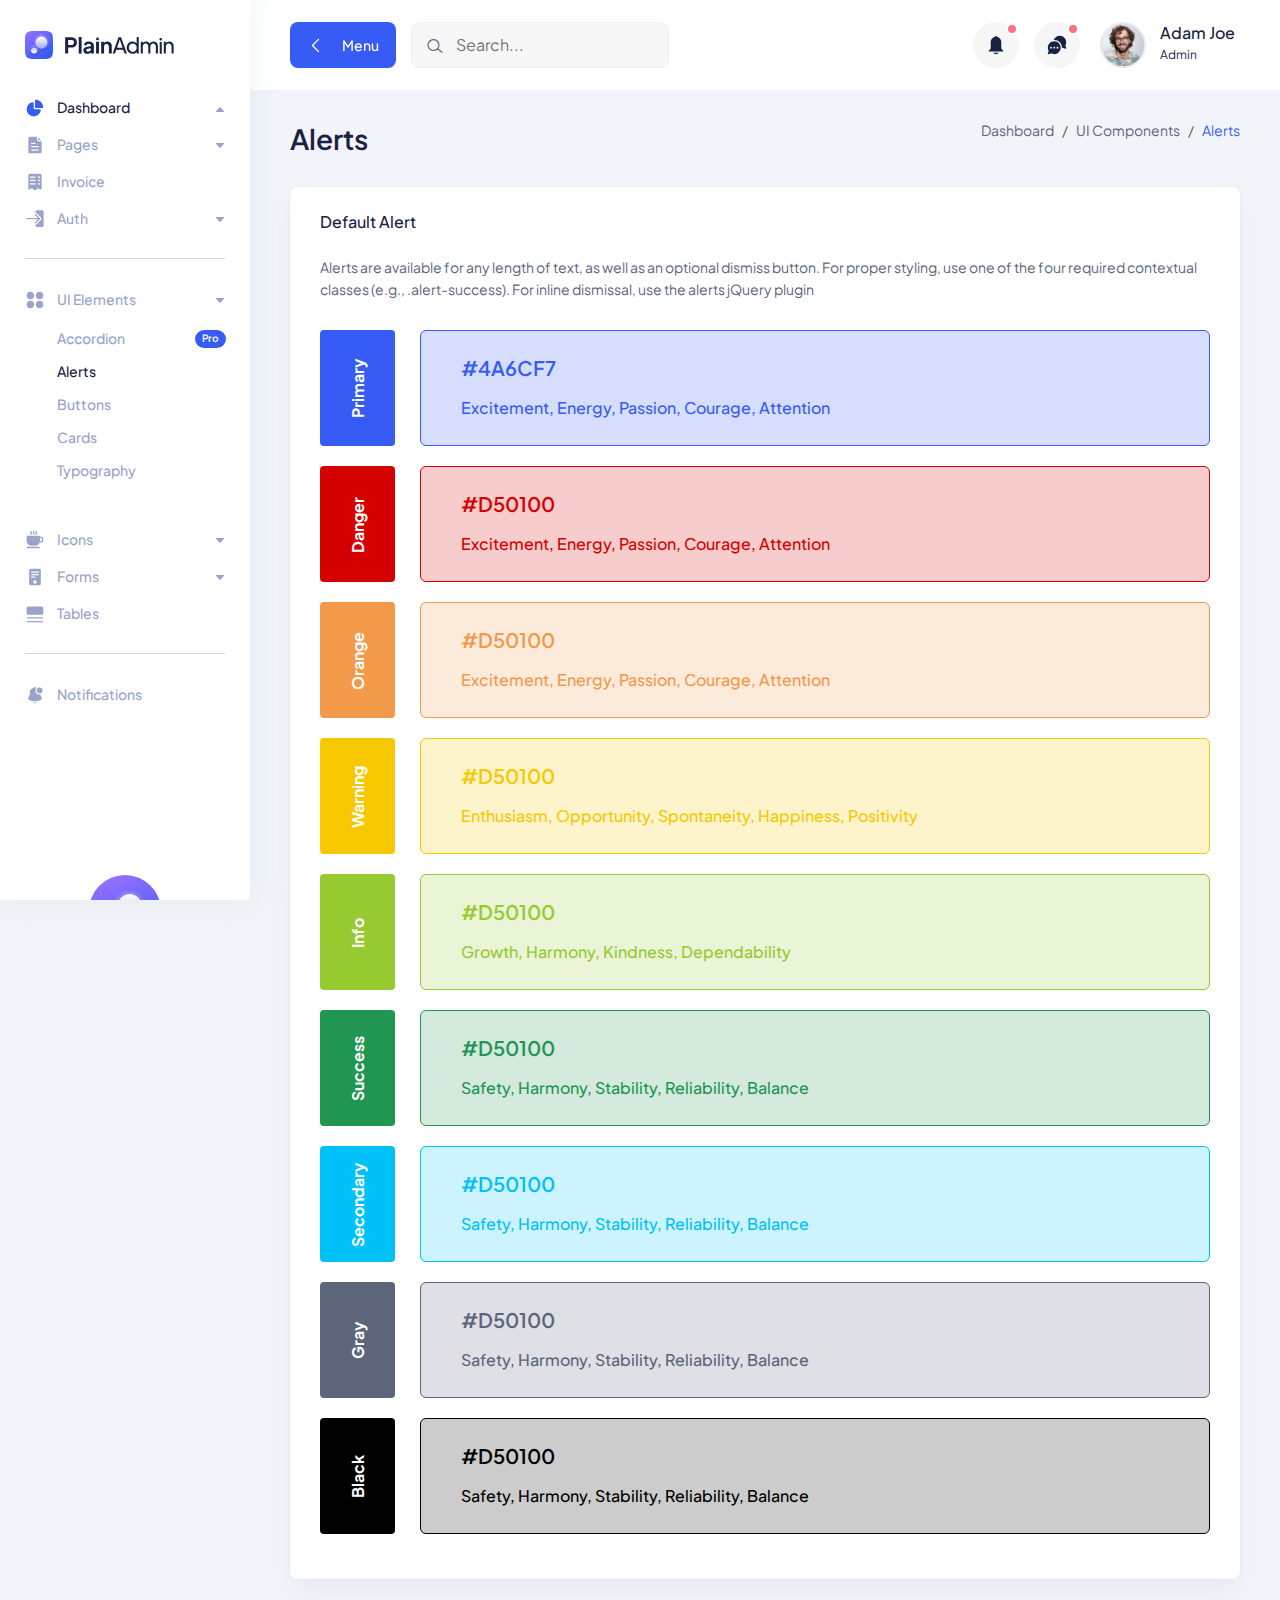
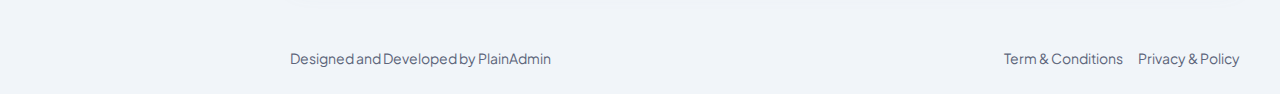
<file: admin/alerts.html>
<!DOCTYPE html>
<html lang="en">
  <head>
    <meta charset="UTF-8" />
    <meta http-equiv="X-UA-Compatible" content="IE=edge" />
    <meta name="viewport" content="width=device-width, initial-scale=1.0" />
    <link rel="shortcut icon" href="assets/images/favicon.svg" type="image/x-icon" />
    <title>Alerts | PlainAdmin Demo</title>

    <!-- ========== All CSS files linkup ========= -->
    <link rel="stylesheet" href="assets/css/bootstrap.min.css" />
    <link rel="stylesheet" href="assets/css/lineicons.css" />
    <link rel="stylesheet" href="assets/css/materialdesignicons.min.css" />
    <link rel="stylesheet" href="assets/css/fullcalendar.css" />
    <link rel="stylesheet" href="assets/css/main.css" />
  </head>
  <body>
    <!-- ======== Preloader =========== -->
    <div id="preloader">
      <div class="spinner"></div>
    </div>
    <!-- ======== Preloader =========== -->

    <!-- ======== sidebar-nav start =========== -->
    <aside class="sidebar-nav-wrapper">
      <div class="navbar-logo">
        <a href="index.html">
          <img src="assets/images/logo/logo.svg" alt="logo" />
        </a>
      </div>
      <nav class="sidebar-nav">
        <ul>
          <li class="nav-item nav-item-has-children">
            <a
              href="#0"
              data-bs-toggle="collapse"
              data-bs-target="#ddmenu_1"
              aria-controls="ddmenu_1"
              aria-expanded="false"
              aria-label="Toggle navigation"
            >
              <span class="icon">
                <svg width="20" height="20" viewBox="0 0 20 20" fill="none" xmlns="http://www.w3.org/2000/svg">
                  <path
                    d="M8.74999 18.3333C12.2376 18.3333 15.1364 15.8128 15.7244 12.4941C15.8448 11.8143 15.2737 11.25 14.5833 11.25H9.99999C9.30966 11.25 8.74999 10.6903 8.74999 10V5.41666C8.74999 4.7263 8.18563 4.15512 7.50586 4.27556C4.18711 4.86357 1.66666 7.76243 1.66666 11.25C1.66666 15.162 4.83797 18.3333 8.74999 18.3333Z" />
                  <path
                    d="M17.0833 10C17.7737 10 18.3432 9.43708 18.2408 8.75433C17.7005 5.14918 14.8508 2.29947 11.2457 1.75912C10.5629 1.6568 10 2.2263 10 2.91665V9.16666C10 9.62691 10.3731 10 10.8333 10H17.0833Z" />
                </svg>
              </span>
              <span class="text">Dashboard</span>
            </a>
            <ul id="ddmenu_1" class="collapse dropdown-nav">
              <li>
                <a href="index.html">
                  <span class="text"> eCommerce </span>
                </a>
              </li>
            </ul>
          </li>
          <li class="nav-item nav-item-has-children">
            <a
              href="#0"
              class="collapsed"
              data-bs-toggle="collapse"
              data-bs-target="#ddmenu_2"
              aria-controls="ddmenu_2"
              aria-expanded="false"
              aria-label="Toggle navigation"
            >
              <span class="icon">
                <svg width="20" height="20" viewBox="0 0 20 20" fill="none" xmlns="http://www.w3.org/2000/svg">
                  <path
                    d="M11.8097 1.66667C11.8315 1.66667 11.8533 1.6671 11.875 1.66796V4.16667C11.875 5.43232 12.901 6.45834 14.1667 6.45834H16.6654C16.6663 6.48007 16.6667 6.50186 16.6667 6.5237V16.6667C16.6667 17.5872 15.9205 18.3333 15 18.3333H5.00001C4.07954 18.3333 3.33334 17.5872 3.33334 16.6667V3.33334C3.33334 2.41286 4.07954 1.66667 5.00001 1.66667H11.8097ZM6.66668 7.70834C6.3215 7.70834 6.04168 7.98816 6.04168 8.33334C6.04168 8.67851 6.3215 8.95834 6.66668 8.95834H10C10.3452 8.95834 10.625 8.67851 10.625 8.33334C10.625 7.98816 10.3452 7.70834 10 7.70834H6.66668ZM6.04168 11.6667C6.04168 12.0118 6.3215 12.2917 6.66668 12.2917H13.3333C13.6785 12.2917 13.9583 12.0118 13.9583 11.6667C13.9583 11.3215 13.6785 11.0417 13.3333 11.0417H6.66668C6.3215 11.0417 6.04168 11.3215 6.04168 11.6667ZM6.66668 14.375C6.3215 14.375 6.04168 14.6548 6.04168 15C6.04168 15.3452 6.3215 15.625 6.66668 15.625H13.3333C13.6785 15.625 13.9583 15.3452 13.9583 15C13.9583 14.6548 13.6785 14.375 13.3333 14.375H6.66668Z" />
                  <path
                    d="M13.125 2.29167L16.0417 5.20834H14.1667C13.5913 5.20834 13.125 4.74197 13.125 4.16667V2.29167Z" />
                </svg>
              </span>
              <span class="text">Pages</span>
            </a>
            <ul id="ddmenu_2" class="collapse dropdown-nav">
              <li>
                <a href="settings.html"> Settings </a>
              </li>
              <li>
                <a href="blank-page.html"> Blank Page </a>
              </li>
            </ul>
          </li>
          <li class="nav-item">
            <a href="invoice.html">
              <span class="icon">
                <svg width="20" height="20" viewBox="0 0 20 20" fill="none" xmlns="http://www.w3.org/2000/svg">
                  <path
                    d="M3.33334 3.35442C3.33334 2.4223 4.07954 1.66666 5.00001 1.66666H15C15.9205 1.66666 16.6667 2.4223 16.6667 3.35442V16.8565C16.6667 17.5519 15.8827 17.9489 15.3333 17.5317L13.8333 16.3924C13.537 16.1673 13.1297 16.1673 12.8333 16.3924L10.5 18.1646C10.2037 18.3896 9.79634 18.3896 9.50001 18.1646L7.16668 16.3924C6.87038 16.1673 6.46298 16.1673 6.16668 16.3924L4.66668 17.5317C4.11731 17.9489 3.33334 17.5519 3.33334 16.8565V3.35442ZM4.79168 5.04218C4.79168 5.39173 5.0715 5.6751 5.41668 5.6751H10C10.3452 5.6751 10.625 5.39173 10.625 5.04218C10.625 4.69264 10.3452 4.40927 10 4.40927H5.41668C5.0715 4.40927 4.79168 4.69264 4.79168 5.04218ZM5.41668 7.7848C5.0715 7.7848 4.79168 8.06817 4.79168 8.41774C4.79168 8.76724 5.0715 9.05066 5.41668 9.05066H10C10.3452 9.05066 10.625 8.76724 10.625 8.41774C10.625 8.06817 10.3452 7.7848 10 7.7848H5.41668ZM4.79168 11.7932C4.79168 12.1428 5.0715 12.4262 5.41668 12.4262H10C10.3452 12.4262 10.625 12.1428 10.625 11.7932C10.625 11.4437 10.3452 11.1603 10 11.1603H5.41668C5.0715 11.1603 4.79168 11.4437 4.79168 11.7932ZM13.3333 4.40927C12.9882 4.40927 12.7083 4.69264 12.7083 5.04218C12.7083 5.39173 12.9882 5.6751 13.3333 5.6751H14.5833C14.9285 5.6751 15.2083 5.39173 15.2083 5.04218C15.2083 4.69264 14.9285 4.40927 14.5833 4.40927H13.3333ZM12.7083 8.41774C12.7083 8.76724 12.9882 9.05066 13.3333 9.05066H14.5833C14.9285 9.05066 15.2083 8.76724 15.2083 8.41774C15.2083 8.06817 14.9285 7.7848 14.5833 7.7848H13.3333C12.9882 7.7848 12.7083 8.06817 12.7083 8.41774ZM13.3333 11.1603C12.9882 11.1603 12.7083 11.4437 12.7083 11.7932C12.7083 12.1428 12.9882 12.4262 13.3333 12.4262H14.5833C14.9285 12.4262 15.2083 12.1428 15.2083 11.7932C15.2083 11.4437 14.9285 11.1603 14.5833 11.1603H13.3333Z" />
                </svg>
              </span>
              <span class="text">Invoice</span>
            </a>
          </li>
          <li class="nav-item nav-item-has-children">
            <a
              href="#0"
              class="collapsed"
              data-bs-toggle="collapse"
              data-bs-target="#ddmenu_3"
              aria-controls="ddmenu_3"
              aria-expanded="false"
              aria-label="Toggle navigation"
            >
              <span class="icon">
                <svg width="20" height="20" viewBox="0 0 20 20" fill="none" xmlns="http://www.w3.org/2000/svg">
                  <path
                    d="M14.9211 10.1294C15.1652 9.88534 15.1652 9.48967 14.9211 9.24559L10.7544 5.0789C10.5103 4.83482 10.1147 4.83482 9.87057 5.0789C9.62649 5.32297 9.62649 5.71871 9.87057 5.96278L12.9702 9.06251H1.97916C1.63398 9.06251 1.35416 9.34234 1.35416 9.68751C1.35416 10.0327 1.63398 10.3125 1.97916 10.3125H12.9702L9.87057 13.4123C9.62649 13.6563 9.62649 14.052 9.87057 14.2961C10.1147 14.5402 10.5103 14.5402 10.7544 14.2961L14.9211 10.1294Z" />
                  <path
                    d="M11.6383 15.18L15.805 11.0133C16.5373 10.2811 16.5373 9.09391 15.805 8.36166L11.6383 4.195C11.2722 3.82888 10.7923 3.64582 10.3125 3.64582V3.02082C10.3125 2.10035 11.0587 1.35416 11.9792 1.35416H16.9792C17.8997 1.35416 18.6458 2.10035 18.6458 3.02082V16.3542C18.6458 17.2747 17.8997 18.0208 16.9792 18.0208H11.9792C11.0587 18.0208 10.3125 17.2747 10.3125 16.3542V15.7292C10.7923 15.7292 11.2722 15.5461 11.6383 15.18Z" />
                </svg>
              </span>
              <span class="text">Auth</span>
            </a>
            <ul id="ddmenu_3" class="collapse dropdown-nav">
              <li>
                <a href="signin.html"> Sign In </a>
              </li>
              <li>
                <a href="signup.html"> Sign Up </a>
              </li>
            </ul>
          </li>
          <span class="divider"><hr /></span>
          <li class="nav-item nav-item-has-children">
            <a
              href="#0"
              class="collapsed"
              data-bs-toggle="collapse"
              data-bs-target="#ddmenu_4"
              aria-controls="ddmenu_4"
              aria-expanded="false"
              aria-label="Toggle navigation"
            >
              <span class="icon">
                <svg width="20" height="20" viewBox="0 0 20 20" fill="none" xmlns="http://www.w3.org/2000/svg">
                  <path
                    d="M1.66666 5.41669C1.66666 3.34562 3.34559 1.66669 5.41666 1.66669C7.48772 1.66669 9.16666 3.34562 9.16666 5.41669C9.16666 7.48775 7.48772 9.16669 5.41666 9.16669C3.34559 9.16669 1.66666 7.48775 1.66666 5.41669Z" />
                  <path
                    d="M1.66666 14.5834C1.66666 12.5123 3.34559 10.8334 5.41666 10.8334C7.48772 10.8334 9.16666 12.5123 9.16666 14.5834C9.16666 16.6545 7.48772 18.3334 5.41666 18.3334C3.34559 18.3334 1.66666 16.6545 1.66666 14.5834Z" />
                  <path
                    d="M10.8333 5.41669C10.8333 3.34562 12.5123 1.66669 14.5833 1.66669C16.6544 1.66669 18.3333 3.34562 18.3333 5.41669C18.3333 7.48775 16.6544 9.16669 14.5833 9.16669C12.5123 9.16669 10.8333 7.48775 10.8333 5.41669Z" />
                  <path
                    d="M10.8333 14.5834C10.8333 12.5123 12.5123 10.8334 14.5833 10.8334C16.6544 10.8334 18.3333 12.5123 18.3333 14.5834C18.3333 16.6545 16.6544 18.3334 14.5833 18.3334C12.5123 18.3334 10.8333 16.6545 10.8333 14.5834Z" />
                </svg>
              </span>
              <span class="text">UI Elements </span>
            </a>
            <ul id="ddmenu_4" class="collapsed show dropdown-nav">
              <li>
                <a href="accordion.html">
                  <span class="text">
                    Accordion <span class="pro-badge">Pro</span>
                  </span>
                </a>
              </li>
              <li>
                <a href="alerts.html" class="active"> Alerts </a>
              </li>
              <li>
                <a href="buttons.html"> Buttons </a>
              </li>
              <li>
                <a href="cards.html"> Cards </a>
              </li>
              <li>
                <a href="typography.html"> Typography </a>
              </li>
            </ul>
          </li>
          <li class="nav-item nav-item-has-children">
            <a
              href="#0"
              class="collapsed"
              data-bs-toggle="collapse"
              data-bs-target="#ddmenu_55"
              aria-controls="ddmenu_55"
              aria-expanded="false"
              aria-label="Toggle navigation"
            >
              <span class="icon">
                <svg width="20" height="20" viewBox="0 0 20 20" fill="none" xmlns="http://www.w3.org/2000/svg">
                  <path
                    d="M5.48663 1.1466C5.77383 0.955131 6.16188 1.03274 6.35335 1.31994L6.87852 2.10769C7.20508 2.59755 7.20508 3.23571 6.87852 3.72556L6.35335 4.51331C6.16188 4.80052 5.77383 4.87813 5.48663 4.68666C5.19943 4.49519 5.12182 4.10715 5.31328 3.81994L5.83845 3.03219C5.88511 2.96221 5.88511 2.87105 5.83845 2.80106L5.31328 2.01331C5.12182 1.72611 5.19943 1.33806 5.48663 1.1466Z" />
                  <path
                    d="M2.49999 5.83331C2.03976 5.83331 1.66666 6.2064 1.66666 6.66665V10.8333C1.66666 13.5948 3.90523 15.8333 6.66666 15.8333H9.99999C12.1856 15.8333 14.0436 14.431 14.7235 12.4772C14.8134 12.4922 14.9058 12.5 15 12.5H16.6667C17.5872 12.5 18.3333 11.7538 18.3333 10.8333V8.33331C18.3333 7.41284 17.5872 6.66665 16.6667 6.66665H15C15 6.2064 14.6269 5.83331 14.1667 5.83331H2.49999ZM14.9829 11.2496C14.9942 11.1123 15 10.9735 15 10.8333V7.91665H16.6667C16.8967 7.91665 17.0833 8.10319 17.0833 8.33331V10.8333C17.0833 11.0634 16.8967 11.25 16.6667 11.25H15L14.9898 11.2498L14.9829 11.2496Z" />
                  <path
                    d="M8.85332 1.31994C8.6619 1.03274 8.27383 0.955131 7.98663 1.1466C7.69943 1.33806 7.62182 1.72611 7.81328 2.01331L8.33848 2.80106C8.38507 2.87105 8.38507 2.96221 8.33848 3.03219L7.81328 3.81994C7.62182 4.10715 7.69943 4.49519 7.98663 4.68666C8.27383 4.87813 8.6619 4.80052 8.85332 4.51331L9.37848 3.72556C9.70507 3.23571 9.70507 2.59755 9.37848 2.10769L8.85332 1.31994Z" />
                  <path
                    d="M10.4867 1.1466C10.7738 0.955131 11.1619 1.03274 11.3533 1.31994L11.8785 2.10769C12.2051 2.59755 12.2051 3.23571 11.8785 3.72556L11.3533 4.51331C11.1619 4.80052 10.7738 4.87813 10.4867 4.68666C10.1994 4.49519 10.1218 4.10715 10.3133 3.81994L10.8385 3.03219C10.8851 2.96221 10.8851 2.87105 10.8385 2.80106L10.3133 2.01331C10.1218 1.72611 10.1994 1.33806 10.4867 1.1466Z" />
                  <path
                    d="M2.49999 16.6667C2.03976 16.6667 1.66666 17.0398 1.66666 17.5C1.66666 17.9602 2.03976 18.3334 2.49999 18.3334H14.1667C14.6269 18.3334 15 17.9602 15 17.5C15 17.0398 14.6269 16.6667 14.1667 16.6667H2.49999Z" />
                </svg>
              </span>
              <span class="text">Icons</span>
            </a>
            <ul id="ddmenu_55" class="collapse dropdown-nav">
              <li>
                <a href="icons.html"> LineIcons </a>
              </li>
              <li>
                <a href="mdi-icons.html"> MDI Icons </a>
              </li>
            </ul>
          </li>
          <li class="nav-item nav-item-has-children">
            <a
              href="#0"
              class="collapsed"
              data-bs-toggle="collapse"
              data-bs-target="#ddmenu_5"
              aria-controls="ddmenu_5"
              aria-expanded="false"
              aria-label="Toggle navigation"
            >
              <span class="icon">
                <svg width="20" height="20" viewBox="0 0 20 20" fill="none" xmlns="http://www.w3.org/2000/svg">
                  <path
                    d="M4.16666 3.33335C4.16666 2.41288 4.91285 1.66669 5.83332 1.66669H14.1667C15.0872 1.66669 15.8333 2.41288 15.8333 3.33335V16.6667C15.8333 17.5872 15.0872 18.3334 14.1667 18.3334H5.83332C4.91285 18.3334 4.16666 17.5872 4.16666 16.6667V3.33335ZM6.04166 5.00002C6.04166 5.3452 6.32148 5.62502 6.66666 5.62502H13.3333C13.6785 5.62502 13.9583 5.3452 13.9583 5.00002C13.9583 4.65485 13.6785 4.37502 13.3333 4.37502H6.66666C6.32148 4.37502 6.04166 4.65485 6.04166 5.00002ZM6.66666 6.87502C6.32148 6.87502 6.04166 7.15485 6.04166 7.50002C6.04166 7.8452 6.32148 8.12502 6.66666 8.12502H13.3333C13.6785 8.12502 13.9583 7.8452 13.9583 7.50002C13.9583 7.15485 13.6785 6.87502 13.3333 6.87502H6.66666ZM6.04166 10C6.04166 10.3452 6.32148 10.625 6.66666 10.625H9.99999C10.3452 10.625 10.625 10.3452 10.625 10C10.625 9.65485 10.3452 9.37502 9.99999 9.37502H6.66666C6.32148 9.37502 6.04166 9.65485 6.04166 10ZM9.99999 16.6667C10.9205 16.6667 11.6667 15.9205 11.6667 15C11.6667 14.0795 10.9205 13.3334 9.99999 13.3334C9.07949 13.3334 8.33332 14.0795 8.33332 15C8.33332 15.9205 9.07949 16.6667 9.99999 16.6667Z" />
                </svg>
              </span>
              <span class="text"> Forms </span>
            </a>
            <ul id="ddmenu_5" class="collapse dropdown-nav">
              <li>
                <a href="form-elements.html"> Form Elements </a>
              </li>
              <li>
                <a href="form-layout.html">
                  <span class="text">
                    Form Layout <span class="pro-badge">Pro</span>
                  </span>
                </a>
              </li>
            </ul>
          </li>
          <li class="nav-item">
            <a href="tables.html">
              <span class="icon">
                <svg width="20" height="20" viewBox="0 0 20 20" fill="none" xmlns="http://www.w3.org/2000/svg">
                  <path
                    d="M1.66666 4.16667C1.66666 3.24619 2.41285 2.5 3.33332 2.5H16.6667C17.5872 2.5 18.3333 3.24619 18.3333 4.16667V9.16667C18.3333 10.0872 17.5872 10.8333 16.6667 10.8333H3.33332C2.41285 10.8333 1.66666 10.0872 1.66666 9.16667V4.16667Z" />
                  <path
                    d="M1.875 13.75C1.875 13.4048 2.15483 13.125 2.5 13.125H17.5C17.8452 13.125 18.125 13.4048 18.125 13.75C18.125 14.0952 17.8452 14.375 17.5 14.375H2.5C2.15483 14.375 1.875 14.0952 1.875 13.75Z" />
                  <path
                    d="M2.5 16.875C2.15483 16.875 1.875 17.1548 1.875 17.5C1.875 17.8452 2.15483 18.125 2.5 18.125H17.5C17.8452 18.125 18.125 17.8452 18.125 17.5C18.125 17.1548 17.8452 16.875 17.5 16.875H2.5Z" />
                </svg>
              </span>
              <span class="text">Tables</span>
            </a>
          </li>
          <span class="divider"><hr /></span>

          <li class="nav-item">
            <a href="notification.html">
              <span class="icon">
                <svg width="20" height="20" viewBox="0 0 20 20" fill="none" xmlns="http://www.w3.org/2000/svg">
                  <path
                    d="M10.8333 2.50008C10.8333 2.03984 10.4602 1.66675 9.99999 1.66675C9.53975 1.66675 9.16666 2.03984 9.16666 2.50008C9.16666 2.96032 9.53975 3.33341 9.99999 3.33341C10.4602 3.33341 10.8333 2.96032 10.8333 2.50008Z" />
                  <path
                    d="M17.5 5.41673C17.5 7.02756 16.1942 8.33339 14.5833 8.33339C12.9725 8.33339 11.6667 7.02756 11.6667 5.41673C11.6667 3.80589 12.9725 2.50006 14.5833 2.50006C16.1942 2.50006 17.5 3.80589 17.5 5.41673Z" />
                  <path
                    d="M11.4272 2.69637C10.9734 2.56848 10.4947 2.50006 10 2.50006C7.10054 2.50006 4.75003 4.85057 4.75003 7.75006V9.20873C4.75003 9.72814 4.62082 10.2393 4.37404 10.6963L3.36705 12.5611C2.89938 13.4272 3.26806 14.5081 4.16749 14.9078C7.88074 16.5581 12.1193 16.5581 15.8326 14.9078C16.732 14.5081 17.1007 13.4272 16.633 12.5611L15.626 10.6963C15.43 10.3333 15.3081 9.93606 15.2663 9.52773C15.0441 9.56431 14.8159 9.58339 14.5833 9.58339C12.2822 9.58339 10.4167 7.71791 10.4167 5.41673C10.4167 4.37705 10.7975 3.42631 11.4272 2.69637Z" />
                  <path
                    d="M7.48901 17.1925C8.10004 17.8918 8.99841 18.3335 10 18.3335C11.0016 18.3335 11.9 17.8918 12.511 17.1925C10.8482 17.4634 9.15183 17.4634 7.48901 17.1925Z" />
                </svg>
              </span>
              <span class="text">Notifications</span>
            </a>
          </li>
        </ul>
      </nav>
      <div class="promo-box">
        <div class="promo-icon">
          <img class="mx-auto" src="./assets/images/logo/logo-icon-big.svg" alt="Logo">
        </div>
        <h3>Upgrade to PRO</h3>
        <p>Improve your development process and start doing more with PlainAdmin PRO!</p>
        <a href="https://plainadmin.com/pro" target="_blank" rel="nofollow" class="main-btn primary-btn btn-hover">
          Upgrade to PRO
        </a>
      </div>
    </aside>
    <div class="overlay"></div>
    <!-- ======== sidebar-nav end =========== -->

    <!-- ======== main-wrapper start =========== -->
    <main class="main-wrapper">
      <!-- ========== header start ========== -->
      <header class="header">
        <div class="container-fluid">
          <div class="row">
            <div class="col-lg-5 col-md-5 col-6">
              <div class="header-left d-flex align-items-center">
                <div class="menu-toggle-btn mr-15">
                  <button id="menu-toggle" class="main-btn primary-btn btn-hover">
                    <i class="lni lni-chevron-left me-2"></i> Menu
                  </button>
                </div>
                <div class="header-search d-none d-md-flex">
                  <form action="#">
                    <input type="text" placeholder="Search..." />
                    <button><i class="lni lni-search-alt"></i></button>
                  </form>
                </div>
              </div>
            </div>
            <div class="col-lg-7 col-md-7 col-6">
              <div class="header-right">
                <!-- notification start -->
                <div class="notification-box ml-15 d-none d-md-flex">
                  <button class="dropdown-toggle" type="button" id="notification" data-bs-toggle="dropdown"
                    aria-expanded="false">
                    <svg width="22" height="22" viewBox="0 0 22 22" fill="none" xmlns="http://www.w3.org/2000/svg">
                      <path
                        d="M11 20.1667C9.88317 20.1667 8.88718 19.63 8.23901 18.7917H13.761C13.113 19.63 12.1169 20.1667 11 20.1667Z"
                        fill="" />
                      <path
                        d="M10.1157 2.74999C10.1157 2.24374 10.5117 1.83333 11 1.83333C11.4883 1.83333 11.8842 2.24374 11.8842 2.74999V2.82604C14.3932 3.26245 16.3051 5.52474 16.3051 8.24999V14.287C16.3051 14.5301 16.3982 14.7633 16.564 14.9352L18.2029 16.6342C18.4814 16.9229 18.2842 17.4167 17.8903 17.4167H4.10961C3.71574 17.4167 3.5185 16.9229 3.797 16.6342L5.43589 14.9352C5.6017 14.7633 5.69485 14.5301 5.69485 14.287V8.24999C5.69485 5.52474 7.60672 3.26245 10.1157 2.82604V2.74999Z"
                        fill="" />
                    </svg>
                    <span></span>
                  </button>
                  <ul class="dropdown-menu dropdown-menu-end" aria-labelledby="notification">
                    <li>
                      <a href="#0">
                        <div class="image">
                          <img src="assets/images/lead/lead-6.png" alt="" />
                        </div>
                        <div class="content">
                          <h6>
                            John Doe
                            <span class="text-regular">
                              comment on a product.
                            </span>
                          </h6>
                          <p>
                            Lorem ipsum dolor sit amet, consect etur adipiscing
                            elit Vivamus tortor.
                          </p>
                          <span>10 mins ago</span>
                        </div>
                      </a>
                    </li>
                    <li>
                      <a href="#0">
                        <div class="image">
                          <img src="assets/images/lead/lead-1.png" alt="" />
                        </div>
                        <div class="content">
                          <h6>
                            Jonathon
                            <span class="text-regular">
                              like on a product.
                            </span>
                          </h6>
                          <p>
                            Lorem ipsum dolor sit amet, consect etur adipiscing
                            elit Vivamus tortor.
                          </p>
                          <span>10 mins ago</span>
                        </div>
                      </a>
                    </li>
                  </ul>
                </div>
                <!-- notification end -->
                <!-- message start -->
                <div class="header-message-box ml-15 d-none d-md-flex">
                  <button class="dropdown-toggle" type="button" id="message" data-bs-toggle="dropdown"
                    aria-expanded="false">
                    <svg width="22" height="22" viewBox="0 0 22 22" fill="none" xmlns="http://www.w3.org/2000/svg">
                      <path
                        d="M7.74866 5.97421C7.91444 5.96367 8.08162 5.95833 8.25005 5.95833C12.5532 5.95833 16.0417 9.4468 16.0417 13.75C16.0417 13.9184 16.0364 14.0856 16.0259 14.2514C16.3246 14.138 16.6127 14.003 16.8883 13.8482L19.2306 14.629C19.7858 14.8141 20.3141 14.2858 20.129 13.7306L19.3482 11.3882C19.8694 10.4604 20.1667 9.38996 20.1667 8.25C20.1667 4.70617 17.2939 1.83333 13.75 1.83333C11.0077 1.83333 8.66702 3.55376 7.74866 5.97421Z"
                        fill="" />
                      <path
                        d="M14.6667 13.75C14.6667 17.2938 11.7939 20.1667 8.25004 20.1667C7.11011 20.1667 6.03962 19.8694 5.11182 19.3482L2.76946 20.129C2.21421 20.3141 1.68597 19.7858 1.87105 19.2306L2.65184 16.8882C2.13062 15.9604 1.83338 14.89 1.83338 13.75C1.83338 10.2062 4.70622 7.33333 8.25004 7.33333C11.7939 7.33333 14.6667 10.2062 14.6667 13.75ZM5.95838 13.75C5.95838 13.2437 5.54797 12.8333 5.04171 12.8333C4.53545 12.8333 4.12504 13.2437 4.12504 13.75C4.12504 14.2563 4.53545 14.6667 5.04171 14.6667C5.54797 14.6667 5.95838 14.2563 5.95838 13.75ZM9.16671 13.75C9.16671 13.2437 8.7563 12.8333 8.25004 12.8333C7.74379 12.8333 7.33338 13.2437 7.33338 13.75C7.33338 14.2563 7.74379 14.6667 8.25004 14.6667C8.7563 14.6667 9.16671 14.2563 9.16671 13.75ZM11.4584 14.6667C11.9647 14.6667 12.375 14.2563 12.375 13.75C12.375 13.2437 11.9647 12.8333 11.4584 12.8333C10.9521 12.8333 10.5417 13.2437 10.5417 13.75C10.5417 14.2563 10.9521 14.6667 11.4584 14.6667Z"
                        fill="" />
                    </svg>
                    <span></span>
                  </button>
                  <ul class="dropdown-menu dropdown-menu-end" aria-labelledby="message">
                    <li>
                      <a href="#0">
                        <div class="image">
                          <img src="assets/images/lead/lead-5.png" alt="" />
                        </div>
                        <div class="content">
                          <h6>Jacob Jones</h6>
                          <p>Hey!I can across your profile and ...</p>
                          <span>10 mins ago</span>
                        </div>
                      </a>
                    </li>
                    <li>
                      <a href="#0">
                        <div class="image">
                          <img src="assets/images/lead/lead-3.png" alt="" />
                        </div>
                        <div class="content">
                          <h6>John Doe</h6>
                          <p>Would you mind please checking out</p>
                          <span>12 mins ago</span>
                        </div>
                      </a>
                    </li>
                    <li>
                      <a href="#0">
                        <div class="image">
                          <img src="assets/images/lead/lead-2.png" alt="" />
                        </div>
                        <div class="content">
                          <h6>Anee Lee</h6>
                          <p>Hey! are you available for freelance?</p>
                          <span>1h ago</span>
                        </div>
                      </a>
                    </li>
                  </ul>
                </div>
                <!-- message end -->
                <!-- profile start -->
                <div class="profile-box ml-15">
                  <button class="dropdown-toggle bg-transparent border-0" type="button" id="profile"
                    data-bs-toggle="dropdown" aria-expanded="false">
                    <div class="profile-info">
                      <div class="info">
                        <div class="image">
                          <img src="assets/images/profile/profile-image.png" alt="" />
                        </div>
                        <div>
                          <h6 class="fw-500">Adam Joe</h6>
                          <p>Admin</p>
                        </div>
                      </div>
                    </div>
                  </button>
                  <ul class="dropdown-menu dropdown-menu-end" aria-labelledby="profile">
                    <li>
                      <div class="author-info flex items-center !p-1">
                        <div class="image">
                          <img src="assets/images/profile/profile-image.png" alt="image">
                        </div>
                        <div class="content">
                          <h4 class="text-sm">Adam Joe</h4>
                          <a class="text-black/40 dark:text-white/40 hover:text-black dark:hover:text-white text-xs"
                            href="#">Email@gmail.com</a>
                        </div>
                      </div>
                    </li>
                    <li class="divider"></li>
                    <li>
                      <a href="#0">
                        <i class="lni lni-user"></i> View Profile
                      </a>
                    </li>
                    <li>
                      <a href="#0">
                        <i class="lni lni-alarm"></i> Notifications
                      </a>
                    </li>
                    <li>
                      <a href="#0"> <i class="lni lni-inbox"></i> Messages </a>
                    </li>
                    <li>
                      <a href="#0"> <i class="lni lni-cog"></i> Settings </a>
                    </li>
                    <li class="divider"></li>
                    <li>
                      <a href="#0"> <i class="lni lni-exit"></i> Sign Out </a>
                    </li>
                  </ul>
                </div>
                <!-- profile end -->
              </div>
            </div>
          </div>
        </div>
      </header>
      <!-- ========== header end ========== -->

      <!-- ========== alert components start ========== -->
      <section class="alert-components">
        <div class="container-fluid">
          <!-- ========== title-wrapper start ========== -->
          <div class="title-wrapper pt-30">
            <div class="row align-items-center">
              <div class="col-md-6">
                <div class="title">
                  <h2>Alerts</h2>
                </div>
              </div>
              <!-- end col -->
              <div class="col-md-6">
                <div class="breadcrumb-wrapper">
                  <nav aria-label="breadcrumb">
                    <ol class="breadcrumb">
                      <li class="breadcrumb-item">
                        <a href="#0">Dashboard</a>
                      </li>
                      <li class="breadcrumb-item">
                        <a href="#0">UI Components</a>
                      </li>
                      <li class="breadcrumb-item active" aria-current="page">
                        Alerts
                      </li>
                    </ol>
                  </nav>
                </div>
              </div>
              <!-- end col -->
            </div>
            <!-- end row -->
          </div>
          <!-- ========== title-wrapper end ========== -->

          <!-- ========== alerts-wrapper start ========== -->
          <div class="alerts-wrapper">
            <div class="card-style mb-30">
              <h5 class="text-medium mb-25">Default Alert</h5>
              <p class="text-sm mb-30">
                Alerts are available for any length of text, as well as an
                optional dismiss button. For proper styling, use one of the four
                required contextual classes (e.g., .alert-success). For inline
                dismissal, use the alerts jQuery plugin
              </p>
              <div class="alert-list-wrapper">
                <div class="alert-box primary-alert pl-100">
                  <div class="left">
                    <h5 class="text-bold">Primary</h5>
                  </div>
                  <div class="alert">
                    <h4 class="alert-heading">#4A6CF7</h4>
                    <p class="text-medium">
                      Excitement, Energy, Passion, Courage, Attention
                    </p>
                  </div>
                </div>
                <!-- end alert-box -->
                <div class="alert-box danger-alert pl-100">
                  <div class="left">
                    <h5 class="text-bold">Danger</h5>
                  </div>
                  <div class="alert">
                    <h4 class="alert-heading">#D50100</h4>
                    <p class="text-medium">
                      Excitement, Energy, Passion, Courage, Attention
                    </p>
                  </div>
                </div>
                <!-- end alert-box -->
                <div class="alert-box orange-alert pl-100">
                  <div class="left">
                    <h5 class="text-bold">Orange</h5>
                  </div>
                  <div class="alert">
                    <h4 class="alert-heading">#D50100</h4>
                    <p class="text-medium">
                      Excitement, Energy, Passion, Courage, Attention
                    </p>
                  </div>
                </div>
                <!-- end alert-box -->
                <div class="alert-box warning-alert pl-100">
                  <div class="left">
                    <h5 class="text-bold">Warning</h5>
                  </div>
                  <div class="alert">
                    <h4 class="alert-heading">#D50100</h4>
                    <p class="text-medium">
                      Enthusiasm, Opportunity, Spontaneity, Happiness,
                      Positivity
                    </p>
                  </div>
                </div>
                <!-- end alert-box -->
                <div class="alert-box info-alert pl-100">
                  <div class="left">
                    <h5 class="text-bold">Info</h5>
                  </div>
                  <div class="alert">
                    <h4 class="alert-heading">#D50100</h4>
                    <p class="text-medium">
                      Growth, Harmony, Kindness, Dependability
                    </p>
                  </div>
                </div>
                <!-- end alert-box -->
                <div class="alert-box success-alert pl-100">
                  <div class="left">
                    <h5 class="text-bold">Success</h5>
                  </div>
                  <div class="alert">
                    <h4 class="alert-heading">#D50100</h4>
                    <p class="text-medium">
                      Safety, Harmony, Stability, Reliability, Balance
                    </p>
                  </div>
                </div>
                <!-- end alert-box -->
                <div class="alert-box secondary-alert pl-100">
                  <div class="left">
                    <h5 class="text-bold">Secondary</h5>
                  </div>
                  <div class="alert">
                    <h4 class="alert-heading">#D50100</h4>
                    <p class="text-medium">
                      Safety, Harmony, Stability, Reliability, Balance
                    </p>
                  </div>
                </div>
                <!-- end alert-box -->
                <div class="alert-box gray-alert pl-100">
                  <div class="left">
                    <h5 class="text-bold">Gray</h5>
                  </div>
                  <div class="alert">
                    <h4 class="alert-heading">#D50100</h4>
                    <p class="text-medium">
                      Safety, Harmony, Stability, Reliability, Balance
                    </p>
                  </div>
                </div>
                <!-- end alert-box -->
                <div class="alert-box black-alert pl-100">
                  <div class="left">
                    <h5 class="text-bold">Black</h5>
                  </div>
                  <div class="alert">
                    <h4 class="alert-heading">#D50100</h4>
                    <p class="text-medium">
                      Safety, Harmony, Stability, Reliability, Balance
                    </p>
                  </div>
                </div>
                <!-- end alert-box -->
              </div>
            </div>
          </div>
          <!-- ========== alerts-wrapper end ========== -->
        </div>
        <!-- end container -->
      </section>
      <!-- ========== alert components end ========== -->

      <!-- ========== footer start =========== -->
      <footer class="footer">
        <div class="container-fluid">
          <div class="row">
            <div class="col-md-6 order-last order-md-first">
              <div class="copyright text-center text-md-start">
                <p class="text-sm">
                  Designed and Developed by
                  <a href="https://plainadmin.com" rel="nofollow" target="_blank">
                    PlainAdmin
                  </a>
                </p>
              </div>
            </div>
            <!-- end col-->
            <div class="col-md-6">
              <div class="terms d-flex justify-content-center justify-content-md-end">
                <a href="#0" class="text-sm">Term & Conditions</a>
                <a href="#0" class="text-sm ml-15">Privacy & Policy</a>
              </div>
            </div>
          </div>
          <!-- end row -->
        </div>
        <!-- end container -->
      </footer>
      <!-- ========== footer end =========== -->
    </main>
    <!-- ======== main-wrapper end =========== -->

    <!-- ========= All Javascript files linkup ======== -->
    <script src="assets/js/bootstrap.bundle.min.js"></script>
    <script src="assets/js/Chart.min.js"></script>
    <script src="assets/js/dynamic-pie-chart.js"></script>
    <script src="assets/js/moment.min.js"></script>
    <script src="assets/js/fullcalendar.js"></script>
    <script src="assets/js/jvectormap.min.js"></script>
    <script src="assets/js/world-merc.js"></script>
    <script src="assets/js/polyfill.js"></script>
    <script src="assets/js/main.js"></script>
  </body>
</html>
</file>
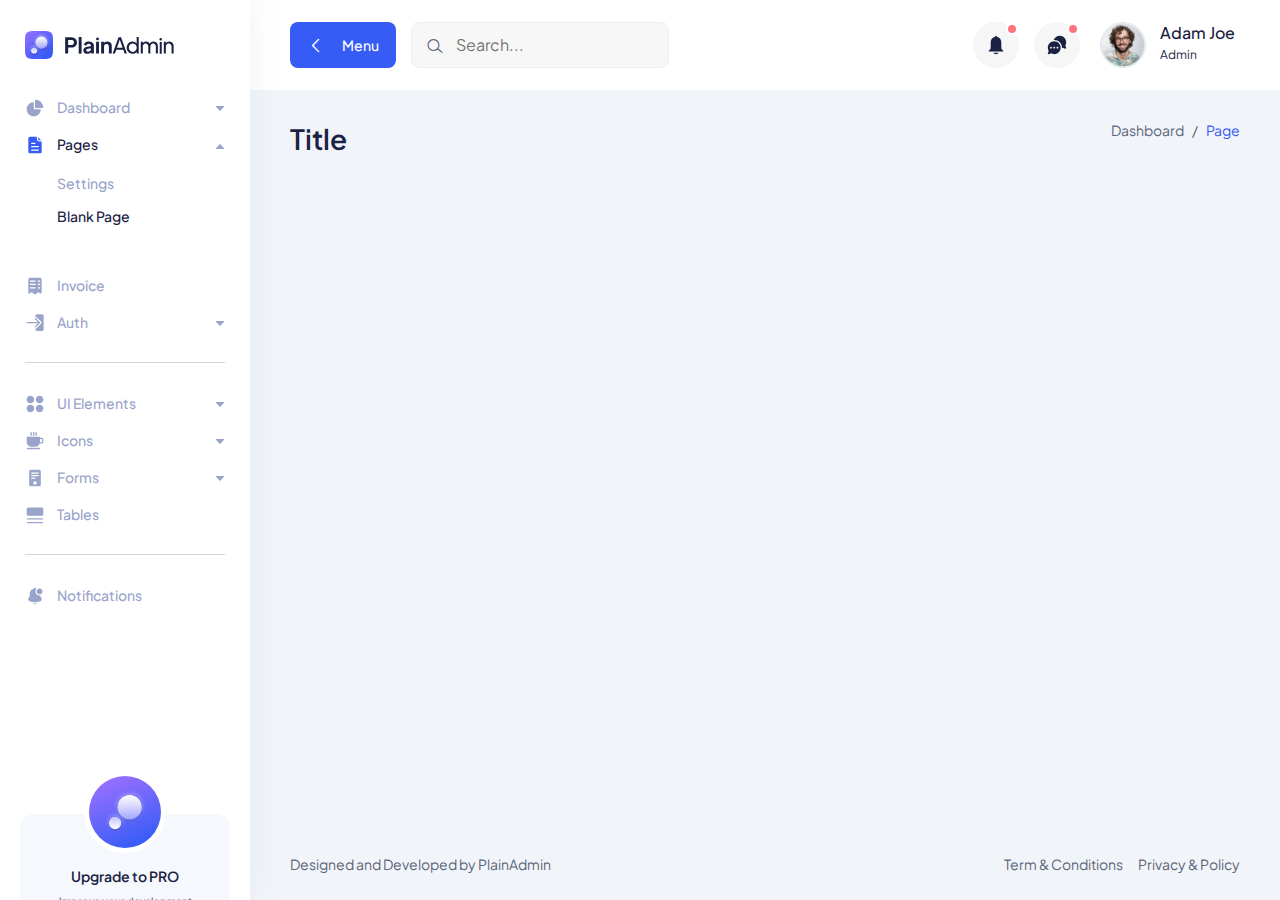
<file: admin/blank-page.html>
<!DOCTYPE html>
<html lang="en">
  <head>
    <meta charset="UTF-8" />
    <meta http-equiv="X-UA-Compatible" content="IE=edge" />
    <meta name="viewport" content="width=device-width, initial-scale=1.0" />
    <link rel="shortcut icon" href="assets/images/favicon.svg" type="image/x-icon" />
    <title>Blank Page | PlainAdmin Demo</title>

    <!-- ========== All CSS files linkup ========= -->
    <link rel="stylesheet" href="assets/css/bootstrap.min.css" />
    <link rel="stylesheet" href="assets/css/lineicons.css" />
    <link rel="stylesheet" href="assets/css/materialdesignicons.min.css" />
    <link rel="stylesheet" href="assets/css/fullcalendar.css" />
    <link rel="stylesheet" href="assets/css/main.css" />
  </head>
  <body>
    <!-- ======== Preloader =========== -->
    <div id="preloader">
      <div class="spinner"></div>
    </div>
    <!-- ======== Preloader =========== -->

    <!-- ======== sidebar-nav start =========== -->
    <aside class="sidebar-nav-wrapper">
      <div class="navbar-logo">
        <a href="index.html">
          <img src="assets/images/logo/logo.svg" alt="logo" />
        </a>
      </div>
      <nav class="sidebar-nav">
        <ul>
          <li class="nav-item nav-item-has-children">
            <a
              href="#0"
              class="collapsed"
              data-bs-toggle="collapse"
              data-bs-target="#ddmenu_1"
              aria-controls="ddmenu_1"
              aria-expanded="false"
              aria-label="Toggle navigation"
            >
              <span class="icon">
                <svg width="20" height="20" viewBox="0 0 20 20" fill="none" xmlns="http://www.w3.org/2000/svg">
                  <path
                    d="M8.74999 18.3333C12.2376 18.3333 15.1364 15.8128 15.7244 12.4941C15.8448 11.8143 15.2737 11.25 14.5833 11.25H9.99999C9.30966 11.25 8.74999 10.6903 8.74999 10V5.41666C8.74999 4.7263 8.18563 4.15512 7.50586 4.27556C4.18711 4.86357 1.66666 7.76243 1.66666 11.25C1.66666 15.162 4.83797 18.3333 8.74999 18.3333Z" />
                  <path
                    d="M17.0833 10C17.7737 10 18.3432 9.43708 18.2408 8.75433C17.7005 5.14918 14.8508 2.29947 11.2457 1.75912C10.5629 1.6568 10 2.2263 10 2.91665V9.16666C10 9.62691 10.3731 10 10.8333 10H17.0833Z" />
                </svg>
              </span>
              <span class="text">Dashboard</span>
            </a>
            <ul id="ddmenu_1" class="collapse dropdown-nav">
              <li>
                <a href="index.html"> eCommerce </a>
              </li>
            </ul>
          </li>
          <li class="nav-item nav-item-has-children">
            <a
              href="#0"
              class=""
              data-bs-toggle="collapse"
              data-bs-target="#ddmenu_2"
              aria-controls="ddmenu_2"
              aria-expanded="false"
              aria-label="Toggle navigation"
            >
              <span class="icon">
                <svg width="20" height="20" viewBox="0 0 20 20" fill="none" xmlns="http://www.w3.org/2000/svg">
                  <path
                    d="M11.8097 1.66667C11.8315 1.66667 11.8533 1.6671 11.875 1.66796V4.16667C11.875 5.43232 12.901 6.45834 14.1667 6.45834H16.6654C16.6663 6.48007 16.6667 6.50186 16.6667 6.5237V16.6667C16.6667 17.5872 15.9205 18.3333 15 18.3333H5.00001C4.07954 18.3333 3.33334 17.5872 3.33334 16.6667V3.33334C3.33334 2.41286 4.07954 1.66667 5.00001 1.66667H11.8097ZM6.66668 7.70834C6.3215 7.70834 6.04168 7.98816 6.04168 8.33334C6.04168 8.67851 6.3215 8.95834 6.66668 8.95834H10C10.3452 8.95834 10.625 8.67851 10.625 8.33334C10.625 7.98816 10.3452 7.70834 10 7.70834H6.66668ZM6.04168 11.6667C6.04168 12.0118 6.3215 12.2917 6.66668 12.2917H13.3333C13.6785 12.2917 13.9583 12.0118 13.9583 11.6667C13.9583 11.3215 13.6785 11.0417 13.3333 11.0417H6.66668C6.3215 11.0417 6.04168 11.3215 6.04168 11.6667ZM6.66668 14.375C6.3215 14.375 6.04168 14.6548 6.04168 15C6.04168 15.3452 6.3215 15.625 6.66668 15.625H13.3333C13.6785 15.625 13.9583 15.3452 13.9583 15C13.9583 14.6548 13.6785 14.375 13.3333 14.375H6.66668Z" />
                  <path
                    d="M13.125 2.29167L16.0417 5.20834H14.1667C13.5913 5.20834 13.125 4.74197 13.125 4.16667V2.29167Z" />
                </svg>
              </span>
              <span class="text">Pages</span>
            </a>
            <ul id="ddmenu_2" class="collapse show dropdown-nav">
              <li>
                <a href="settings.html"> Settings </a>
              </li>
              <li>
                <a href="blank-page.html" class="active"> Blank Page </a>
              </li>
            </ul>
          </li>
          <li class="nav-item">
            <a href="invoice.html">
              <span class="icon">
                <svg width="20" height="20" viewBox="0 0 20 20" fill="none" xmlns="http://www.w3.org/2000/svg">
                  <path
                    d="M3.33334 3.35442C3.33334 2.4223 4.07954 1.66666 5.00001 1.66666H15C15.9205 1.66666 16.6667 2.4223 16.6667 3.35442V16.8565C16.6667 17.5519 15.8827 17.9489 15.3333 17.5317L13.8333 16.3924C13.537 16.1673 13.1297 16.1673 12.8333 16.3924L10.5 18.1646C10.2037 18.3896 9.79634 18.3896 9.50001 18.1646L7.16668 16.3924C6.87038 16.1673 6.46298 16.1673 6.16668 16.3924L4.66668 17.5317C4.11731 17.9489 3.33334 17.5519 3.33334 16.8565V3.35442ZM4.79168 5.04218C4.79168 5.39173 5.0715 5.6751 5.41668 5.6751H10C10.3452 5.6751 10.625 5.39173 10.625 5.04218C10.625 4.69264 10.3452 4.40927 10 4.40927H5.41668C5.0715 4.40927 4.79168 4.69264 4.79168 5.04218ZM5.41668 7.7848C5.0715 7.7848 4.79168 8.06817 4.79168 8.41774C4.79168 8.76724 5.0715 9.05066 5.41668 9.05066H10C10.3452 9.05066 10.625 8.76724 10.625 8.41774C10.625 8.06817 10.3452 7.7848 10 7.7848H5.41668ZM4.79168 11.7932C4.79168 12.1428 5.0715 12.4262 5.41668 12.4262H10C10.3452 12.4262 10.625 12.1428 10.625 11.7932C10.625 11.4437 10.3452 11.1603 10 11.1603H5.41668C5.0715 11.1603 4.79168 11.4437 4.79168 11.7932ZM13.3333 4.40927C12.9882 4.40927 12.7083 4.69264 12.7083 5.04218C12.7083 5.39173 12.9882 5.6751 13.3333 5.6751H14.5833C14.9285 5.6751 15.2083 5.39173 15.2083 5.04218C15.2083 4.69264 14.9285 4.40927 14.5833 4.40927H13.3333ZM12.7083 8.41774C12.7083 8.76724 12.9882 9.05066 13.3333 9.05066H14.5833C14.9285 9.05066 15.2083 8.76724 15.2083 8.41774C15.2083 8.06817 14.9285 7.7848 14.5833 7.7848H13.3333C12.9882 7.7848 12.7083 8.06817 12.7083 8.41774ZM13.3333 11.1603C12.9882 11.1603 12.7083 11.4437 12.7083 11.7932C12.7083 12.1428 12.9882 12.4262 13.3333 12.4262H14.5833C14.9285 12.4262 15.2083 12.1428 15.2083 11.7932C15.2083 11.4437 14.9285 11.1603 14.5833 11.1603H13.3333Z" />
                </svg>
              </span>
              <span class="text">Invoice</span>
            </a>
          </li>
          <li class="nav-item nav-item-has-children">
            <a
              href="#0"
              class="collapsed"
              data-bs-toggle="collapse"
              data-bs-target="#ddmenu_3"
              aria-controls="ddmenu_3"
              aria-expanded="false"
              aria-label="Toggle navigation"
            >
              <span class="icon">
                <svg width="20" height="20" viewBox="0 0 20 20" fill="none" xmlns="http://www.w3.org/2000/svg">
                  <path
                    d="M14.9211 10.1294C15.1652 9.88534 15.1652 9.48967 14.9211 9.24559L10.7544 5.0789C10.5103 4.83482 10.1147 4.83482 9.87057 5.0789C9.62649 5.32297 9.62649 5.71871 9.87057 5.96278L12.9702 9.06251H1.97916C1.63398 9.06251 1.35416 9.34234 1.35416 9.68751C1.35416 10.0327 1.63398 10.3125 1.97916 10.3125H12.9702L9.87057 13.4123C9.62649 13.6563 9.62649 14.052 9.87057 14.2961C10.1147 14.5402 10.5103 14.5402 10.7544 14.2961L14.9211 10.1294Z" />
                  <path
                    d="M11.6383 15.18L15.805 11.0133C16.5373 10.2811 16.5373 9.09391 15.805 8.36166L11.6383 4.195C11.2722 3.82888 10.7923 3.64582 10.3125 3.64582V3.02082C10.3125 2.10035 11.0587 1.35416 11.9792 1.35416H16.9792C17.8997 1.35416 18.6458 2.10035 18.6458 3.02082V16.3542C18.6458 17.2747 17.8997 18.0208 16.9792 18.0208H11.9792C11.0587 18.0208 10.3125 17.2747 10.3125 16.3542V15.7292C10.7923 15.7292 11.2722 15.5461 11.6383 15.18Z" />
                </svg>
              </span>
              <span class="text">Auth</span>
            </a>
            <ul id="ddmenu_3" class="collapse dropdown-nav">
              <li>
                <a href="signin.html"> Sign In </a>
              </li>
              <li>
                <a href="signup.html"> Sign Up </a>
              </li>
            </ul>
          </li>
          <span class="divider"><hr /></span>
          <li class="nav-item nav-item-has-children">
            <a
              href="#0"
              class="collapsed"
              data-bs-toggle="collapse"
              data-bs-target="#ddmenu_4"
              aria-controls="ddmenu_4"
              aria-expanded="false"
              aria-label="Toggle navigation"
            >
              <span class="icon">
                <svg width="20" height="20" viewBox="0 0 20 20" fill="none" xmlns="http://www.w3.org/2000/svg">
                  <path
                    d="M1.66666 5.41669C1.66666 3.34562 3.34559 1.66669 5.41666 1.66669C7.48772 1.66669 9.16666 3.34562 9.16666 5.41669C9.16666 7.48775 7.48772 9.16669 5.41666 9.16669C3.34559 9.16669 1.66666 7.48775 1.66666 5.41669Z" />
                  <path
                    d="M1.66666 14.5834C1.66666 12.5123 3.34559 10.8334 5.41666 10.8334C7.48772 10.8334 9.16666 12.5123 9.16666 14.5834C9.16666 16.6545 7.48772 18.3334 5.41666 18.3334C3.34559 18.3334 1.66666 16.6545 1.66666 14.5834Z" />
                  <path
                    d="M10.8333 5.41669C10.8333 3.34562 12.5123 1.66669 14.5833 1.66669C16.6544 1.66669 18.3333 3.34562 18.3333 5.41669C18.3333 7.48775 16.6544 9.16669 14.5833 9.16669C12.5123 9.16669 10.8333 7.48775 10.8333 5.41669Z" />
                  <path
                    d="M10.8333 14.5834C10.8333 12.5123 12.5123 10.8334 14.5833 10.8334C16.6544 10.8334 18.3333 12.5123 18.3333 14.5834C18.3333 16.6545 16.6544 18.3334 14.5833 18.3334C12.5123 18.3334 10.8333 16.6545 10.8333 14.5834Z" />
                </svg>
              </span>
              <span class="text">UI Elements </span>
            </a>
            <ul id="ddmenu_4" class="collapse dropdown-nav">
              <li>
                <a href="alerts.html"> Alerts </a>
              </li>
              <li>
                <a href="buttons.html"> Buttons </a>
              </li>
              <li>
                <a href="cards.html"> Cards </a>
              </li>
              <li>
                <a href="typography.html"> Typography </a>
              </li>
            </ul>
          </li>
          <li class="nav-item nav-item-has-children">
            <a
              href="#0"
              class="collapsed"
              data-bs-toggle="collapse"
              data-bs-target="#ddmenu_55"
              aria-controls="ddmenu_55"
              aria-expanded="false"
              aria-label="Toggle navigation"
            >
              <span class="icon">
                <svg width="20" height="20" viewBox="0 0 20 20" fill="none" xmlns="http://www.w3.org/2000/svg">
                  <path
                    d="M5.48663 1.1466C5.77383 0.955131 6.16188 1.03274 6.35335 1.31994L6.87852 2.10769C7.20508 2.59755 7.20508 3.23571 6.87852 3.72556L6.35335 4.51331C6.16188 4.80052 5.77383 4.87813 5.48663 4.68666C5.19943 4.49519 5.12182 4.10715 5.31328 3.81994L5.83845 3.03219C5.88511 2.96221 5.88511 2.87105 5.83845 2.80106L5.31328 2.01331C5.12182 1.72611 5.19943 1.33806 5.48663 1.1466Z" />
                  <path
                    d="M2.49999 5.83331C2.03976 5.83331 1.66666 6.2064 1.66666 6.66665V10.8333C1.66666 13.5948 3.90523 15.8333 6.66666 15.8333H9.99999C12.1856 15.8333 14.0436 14.431 14.7235 12.4772C14.8134 12.4922 14.9058 12.5 15 12.5H16.6667C17.5872 12.5 18.3333 11.7538 18.3333 10.8333V8.33331C18.3333 7.41284 17.5872 6.66665 16.6667 6.66665H15C15 6.2064 14.6269 5.83331 14.1667 5.83331H2.49999ZM14.9829 11.2496C14.9942 11.1123 15 10.9735 15 10.8333V7.91665H16.6667C16.8967 7.91665 17.0833 8.10319 17.0833 8.33331V10.8333C17.0833 11.0634 16.8967 11.25 16.6667 11.25H15L14.9898 11.2498L14.9829 11.2496Z" />
                  <path
                    d="M8.85332 1.31994C8.6619 1.03274 8.27383 0.955131 7.98663 1.1466C7.69943 1.33806 7.62182 1.72611 7.81328 2.01331L8.33848 2.80106C8.38507 2.87105 8.38507 2.96221 8.33848 3.03219L7.81328 3.81994C7.62182 4.10715 7.69943 4.49519 7.98663 4.68666C8.27383 4.87813 8.6619 4.80052 8.85332 4.51331L9.37848 3.72556C9.70507 3.23571 9.70507 2.59755 9.37848 2.10769L8.85332 1.31994Z" />
                  <path
                    d="M10.4867 1.1466C10.7738 0.955131 11.1619 1.03274 11.3533 1.31994L11.8785 2.10769C12.2051 2.59755 12.2051 3.23571 11.8785 3.72556L11.3533 4.51331C11.1619 4.80052 10.7738 4.87813 10.4867 4.68666C10.1994 4.49519 10.1218 4.10715 10.3133 3.81994L10.8385 3.03219C10.8851 2.96221 10.8851 2.87105 10.8385 2.80106L10.3133 2.01331C10.1218 1.72611 10.1994 1.33806 10.4867 1.1466Z" />
                  <path
                    d="M2.49999 16.6667C2.03976 16.6667 1.66666 17.0398 1.66666 17.5C1.66666 17.9602 2.03976 18.3334 2.49999 18.3334H14.1667C14.6269 18.3334 15 17.9602 15 17.5C15 17.0398 14.6269 16.6667 14.1667 16.6667H2.49999Z" />
                </svg>
              </span>
              <span class="text">Icons</span>
            </a>
            <ul id="ddmenu_55" class="collapse dropdown-nav">
              <li>
                <a href="icons.html"> LineIcons </a>
              </li>
              <li>
                <a href="mdi-icons.html"> MDI Icons </a>
              </li>
            </ul>
          </li>
          <li class="nav-item nav-item-has-children">
            <a
              href="#0"
              class="collapsed"
              data-bs-toggle="collapse"
              data-bs-target="#ddmenu_5"
              aria-controls="ddmenu_5"
              aria-expanded="false"
              aria-label="Toggle navigation"
            >
              <span class="icon">
                <svg width="20" height="20" viewBox="0 0 20 20" fill="none" xmlns="http://www.w3.org/2000/svg">
                  <path
                    d="M4.16666 3.33335C4.16666 2.41288 4.91285 1.66669 5.83332 1.66669H14.1667C15.0872 1.66669 15.8333 2.41288 15.8333 3.33335V16.6667C15.8333 17.5872 15.0872 18.3334 14.1667 18.3334H5.83332C4.91285 18.3334 4.16666 17.5872 4.16666 16.6667V3.33335ZM6.04166 5.00002C6.04166 5.3452 6.32148 5.62502 6.66666 5.62502H13.3333C13.6785 5.62502 13.9583 5.3452 13.9583 5.00002C13.9583 4.65485 13.6785 4.37502 13.3333 4.37502H6.66666C6.32148 4.37502 6.04166 4.65485 6.04166 5.00002ZM6.66666 6.87502C6.32148 6.87502 6.04166 7.15485 6.04166 7.50002C6.04166 7.8452 6.32148 8.12502 6.66666 8.12502H13.3333C13.6785 8.12502 13.9583 7.8452 13.9583 7.50002C13.9583 7.15485 13.6785 6.87502 13.3333 6.87502H6.66666ZM6.04166 10C6.04166 10.3452 6.32148 10.625 6.66666 10.625H9.99999C10.3452 10.625 10.625 10.3452 10.625 10C10.625 9.65485 10.3452 9.37502 9.99999 9.37502H6.66666C6.32148 9.37502 6.04166 9.65485 6.04166 10ZM9.99999 16.6667C10.9205 16.6667 11.6667 15.9205 11.6667 15C11.6667 14.0795 10.9205 13.3334 9.99999 13.3334C9.07949 13.3334 8.33332 14.0795 8.33332 15C8.33332 15.9205 9.07949 16.6667 9.99999 16.6667Z" />
                </svg>
              </span>
              <span class="text"> Forms </span>
            </a>
            <ul id="ddmenu_5" class="collapse dropdown-nav">
              <li>
                <a href="form-elements.html"> Form Elements </a>
              </li>
            </ul>
          </li>
          <li class="nav-item">
            <a href="tables.html">
              <span class="icon">
                <svg width="20" height="20" viewBox="0 0 20 20" fill="none" xmlns="http://www.w3.org/2000/svg">
                  <path
                    d="M1.66666 4.16667C1.66666 3.24619 2.41285 2.5 3.33332 2.5H16.6667C17.5872 2.5 18.3333 3.24619 18.3333 4.16667V9.16667C18.3333 10.0872 17.5872 10.8333 16.6667 10.8333H3.33332C2.41285 10.8333 1.66666 10.0872 1.66666 9.16667V4.16667Z" />
                  <path
                    d="M1.875 13.75C1.875 13.4048 2.15483 13.125 2.5 13.125H17.5C17.8452 13.125 18.125 13.4048 18.125 13.75C18.125 14.0952 17.8452 14.375 17.5 14.375H2.5C2.15483 14.375 1.875 14.0952 1.875 13.75Z" />
                  <path
                    d="M2.5 16.875C2.15483 16.875 1.875 17.1548 1.875 17.5C1.875 17.8452 2.15483 18.125 2.5 18.125H17.5C17.8452 18.125 18.125 17.8452 18.125 17.5C18.125 17.1548 17.8452 16.875 17.5 16.875H2.5Z" />
                </svg>
              </span>
              <span class="text">Tables</span>
            </a>
          </li>
          <span class="divider"><hr /></span>

          <li class="nav-item">
            <a href="notification.html">
              <span class="icon">
                <svg width="20" height="20" viewBox="0 0 20 20" fill="none" xmlns="http://www.w3.org/2000/svg">
                  <path
                    d="M10.8333 2.50008C10.8333 2.03984 10.4602 1.66675 9.99999 1.66675C9.53975 1.66675 9.16666 2.03984 9.16666 2.50008C9.16666 2.96032 9.53975 3.33341 9.99999 3.33341C10.4602 3.33341 10.8333 2.96032 10.8333 2.50008Z" />
                  <path
                    d="M17.5 5.41673C17.5 7.02756 16.1942 8.33339 14.5833 8.33339C12.9725 8.33339 11.6667 7.02756 11.6667 5.41673C11.6667 3.80589 12.9725 2.50006 14.5833 2.50006C16.1942 2.50006 17.5 3.80589 17.5 5.41673Z" />
                  <path
                    d="M11.4272 2.69637C10.9734 2.56848 10.4947 2.50006 10 2.50006C7.10054 2.50006 4.75003 4.85057 4.75003 7.75006V9.20873C4.75003 9.72814 4.62082 10.2393 4.37404 10.6963L3.36705 12.5611C2.89938 13.4272 3.26806 14.5081 4.16749 14.9078C7.88074 16.5581 12.1193 16.5581 15.8326 14.9078C16.732 14.5081 17.1007 13.4272 16.633 12.5611L15.626 10.6963C15.43 10.3333 15.3081 9.93606 15.2663 9.52773C15.0441 9.56431 14.8159 9.58339 14.5833 9.58339C12.2822 9.58339 10.4167 7.71791 10.4167 5.41673C10.4167 4.37705 10.7975 3.42631 11.4272 2.69637Z" />
                  <path
                    d="M7.48901 17.1925C8.10004 17.8918 8.99841 18.3335 10 18.3335C11.0016 18.3335 11.9 17.8918 12.511 17.1925C10.8482 17.4634 9.15183 17.4634 7.48901 17.1925Z" />
                </svg>
              </span>
              <span class="text">Notifications</span>
            </a>
          </li>
        </ul>
      </nav>
      <div class="promo-box">
        <div class="promo-icon">
          <img class="mx-auto" src="./assets/images/logo/logo-icon-big.svg" alt="Logo">
        </div>
        <h3>Upgrade to PRO</h3>
        <p>Improve your development process and start doing more with PlainAdmin PRO!</p>
        <a href="https://plainadmin.com/pro" target="_blank" rel="nofollow" class="main-btn primary-btn btn-hover">
          Upgrade to PRO
        </a>
      </div>
    </aside>
    <div class="overlay"></div>
    <!-- ======== sidebar-nav end =========== -->

    <!-- ======== main-wrapper start =========== -->
    <main class="main-wrapper">
      <!-- ========== header start ========== -->
      <header class="header">
        <div class="container-fluid">
          <div class="row">
            <div class="col-lg-5 col-md-5 col-6">
              <div class="header-left d-flex align-items-center">
                <div class="menu-toggle-btn mr-15">
                  <button id="menu-toggle" class="main-btn primary-btn btn-hover">
                    <i class="lni lni-chevron-left me-2"></i> Menu
                  </button>
                </div>
                <div class="header-search d-none d-md-flex">
                  <form action="#">
                    <input type="text" placeholder="Search..." />
                    <button><i class="lni lni-search-alt"></i></button>
                  </form>
                </div>
              </div>
            </div>
            <div class="col-lg-7 col-md-7 col-6">
              <div class="header-right">
                <!-- notification start -->
                <div class="notification-box ml-15 d-none d-md-flex">
                  <button class="dropdown-toggle" type="button" id="notification" data-bs-toggle="dropdown"
                    aria-expanded="false">
                    <svg width="22" height="22" viewBox="0 0 22 22" fill="none" xmlns="http://www.w3.org/2000/svg">
                      <path
                        d="M11 20.1667C9.88317 20.1667 8.88718 19.63 8.23901 18.7917H13.761C13.113 19.63 12.1169 20.1667 11 20.1667Z"
                        fill="" />
                      <path
                        d="M10.1157 2.74999C10.1157 2.24374 10.5117 1.83333 11 1.83333C11.4883 1.83333 11.8842 2.24374 11.8842 2.74999V2.82604C14.3932 3.26245 16.3051 5.52474 16.3051 8.24999V14.287C16.3051 14.5301 16.3982 14.7633 16.564 14.9352L18.2029 16.6342C18.4814 16.9229 18.2842 17.4167 17.8903 17.4167H4.10961C3.71574 17.4167 3.5185 16.9229 3.797 16.6342L5.43589 14.9352C5.6017 14.7633 5.69485 14.5301 5.69485 14.287V8.24999C5.69485 5.52474 7.60672 3.26245 10.1157 2.82604V2.74999Z"
                        fill="" />
                    </svg>
                    <span></span>
                  </button>
                  <ul class="dropdown-menu dropdown-menu-end" aria-labelledby="notification">
                    <li>
                      <a href="#0">
                        <div class="image">
                          <img src="assets/images/lead/lead-6.png" alt="" />
                        </div>
                        <div class="content">
                          <h6>
                            John Doe
                            <span class="text-regular">
                              comment on a product.
                            </span>
                          </h6>
                          <p>
                            Lorem ipsum dolor sit amet, consect etur adipiscing
                            elit Vivamus tortor.
                          </p>
                          <span>10 mins ago</span>
                        </div>
                      </a>
                    </li>
                    <li>
                      <a href="#0">
                        <div class="image">
                          <img src="assets/images/lead/lead-1.png" alt="" />
                        </div>
                        <div class="content">
                          <h6>
                            Jonathon
                            <span class="text-regular">
                              like on a product.
                            </span>
                          </h6>
                          <p>
                            Lorem ipsum dolor sit amet, consect etur adipiscing
                            elit Vivamus tortor.
                          </p>
                          <span>10 mins ago</span>
                        </div>
                      </a>
                    </li>
                  </ul>
                </div>
                <!-- notification end -->
                <!-- message start -->
                <div class="header-message-box ml-15 d-none d-md-flex">
                  <button class="dropdown-toggle" type="button" id="message" data-bs-toggle="dropdown"
                    aria-expanded="false">
                    <svg width="22" height="22" viewBox="0 0 22 22" fill="none" xmlns="http://www.w3.org/2000/svg">
                      <path
                        d="M7.74866 5.97421C7.91444 5.96367 8.08162 5.95833 8.25005 5.95833C12.5532 5.95833 16.0417 9.4468 16.0417 13.75C16.0417 13.9184 16.0364 14.0856 16.0259 14.2514C16.3246 14.138 16.6127 14.003 16.8883 13.8482L19.2306 14.629C19.7858 14.8141 20.3141 14.2858 20.129 13.7306L19.3482 11.3882C19.8694 10.4604 20.1667 9.38996 20.1667 8.25C20.1667 4.70617 17.2939 1.83333 13.75 1.83333C11.0077 1.83333 8.66702 3.55376 7.74866 5.97421Z"
                        fill="" />
                      <path
                        d="M14.6667 13.75C14.6667 17.2938 11.7939 20.1667 8.25004 20.1667C7.11011 20.1667 6.03962 19.8694 5.11182 19.3482L2.76946 20.129C2.21421 20.3141 1.68597 19.7858 1.87105 19.2306L2.65184 16.8882C2.13062 15.9604 1.83338 14.89 1.83338 13.75C1.83338 10.2062 4.70622 7.33333 8.25004 7.33333C11.7939 7.33333 14.6667 10.2062 14.6667 13.75ZM5.95838 13.75C5.95838 13.2437 5.54797 12.8333 5.04171 12.8333C4.53545 12.8333 4.12504 13.2437 4.12504 13.75C4.12504 14.2563 4.53545 14.6667 5.04171 14.6667C5.54797 14.6667 5.95838 14.2563 5.95838 13.75ZM9.16671 13.75C9.16671 13.2437 8.7563 12.8333 8.25004 12.8333C7.74379 12.8333 7.33338 13.2437 7.33338 13.75C7.33338 14.2563 7.74379 14.6667 8.25004 14.6667C8.7563 14.6667 9.16671 14.2563 9.16671 13.75ZM11.4584 14.6667C11.9647 14.6667 12.375 14.2563 12.375 13.75C12.375 13.2437 11.9647 12.8333 11.4584 12.8333C10.9521 12.8333 10.5417 13.2437 10.5417 13.75C10.5417 14.2563 10.9521 14.6667 11.4584 14.6667Z"
                        fill="" />
                    </svg>
                    <span></span>
                  </button>
                  <ul class="dropdown-menu dropdown-menu-end" aria-labelledby="message">
                    <li>
                      <a href="#0">
                        <div class="image">
                          <img src="assets/images/lead/lead-5.png" alt="" />
                        </div>
                        <div class="content">
                          <h6>Jacob Jones</h6>
                          <p>Hey!I can across your profile and ...</p>
                          <span>10 mins ago</span>
                        </div>
                      </a>
                    </li>
                    <li>
                      <a href="#0">
                        <div class="image">
                          <img src="assets/images/lead/lead-3.png" alt="" />
                        </div>
                        <div class="content">
                          <h6>John Doe</h6>
                          <p>Would you mind please checking out</p>
                          <span>12 mins ago</span>
                        </div>
                      </a>
                    </li>
                    <li>
                      <a href="#0">
                        <div class="image">
                          <img src="assets/images/lead/lead-2.png" alt="" />
                        </div>
                        <div class="content">
                          <h6>Anee Lee</h6>
                          <p>Hey! are you available for freelance?</p>
                          <span>1h ago</span>
                        </div>
                      </a>
                    </li>
                  </ul>
                </div>
                <!-- message end -->
                <!-- profile start -->
                <div class="profile-box ml-15">
                  <button class="dropdown-toggle bg-transparent border-0" type="button" id="profile"
                    data-bs-toggle="dropdown" aria-expanded="false">
                    <div class="profile-info">
                      <div class="info">
                        <div class="image">
                          <img src="assets/images/profile/profile-image.png" alt="" />
                        </div>
                        <div>
                          <h6 class="fw-500">Adam Joe</h6>
                          <p>Admin</p>
                        </div>
                      </div>
                    </div>
                  </button>
                  <ul class="dropdown-menu dropdown-menu-end" aria-labelledby="profile">
                    <li>
                      <div class="author-info flex items-center !p-1">
                        <div class="image">
                          <img src="assets/images/profile/profile-image.png" alt="image">
                        </div>
                        <div class="content">
                          <h4 class="text-sm">Adam Joe</h4>
                          <a class="text-black/40 dark:text-white/40 hover:text-black dark:hover:text-white text-xs"
                            href="#">Email@gmail.com</a>
                        </div>
                      </div>
                    </li>
                    <li class="divider"></li>
                    <li>
                      <a href="#0">
                        <i class="lni lni-user"></i> View Profile
                      </a>
                    </li>
                    <li>
                      <a href="#0">
                        <i class="lni lni-alarm"></i> Notifications
                      </a>
                    </li>
                    <li>
                      <a href="#0"> <i class="lni lni-inbox"></i> Messages </a>
                    </li>
                    <li>
                      <a href="#0"> <i class="lni lni-cog"></i> Settings </a>
                    </li>
                    <li class="divider"></li>
                    <li>
                      <a href="#0"> <i class="lni lni-exit"></i> Sign Out </a>
                    </li>
                  </ul>
                </div>
                <!-- profile end -->
              </div>
            </div>
          </div>
        </div>
      </header>
      <!-- ========== header end ========== -->

      <!-- ========== section start ========== -->
      <section class="section">
        <div class="container-fluid">
          <!-- ========== title-wrapper start ========== -->
          <div class="title-wrapper pt-30">
            <div class="row align-items-center">
              <div class="col-md-6">
                <div class="title">
                  <h2>Title</h2>
                </div>
              </div>
              <!-- end col -->
              <div class="col-md-6">
                <div class="breadcrumb-wrapper">
                  <nav aria-label="breadcrumb">
                    <ol class="breadcrumb">
                      <li class="breadcrumb-item">
                        <a href="#0">Dashboard</a>
                      </li>
                      <li class="breadcrumb-item active" aria-current="page">
                        Page
                      </li>
                    </ol>
                  </nav>
                </div>
              </div>
              <!-- end col -->
            </div>
            <!-- end row -->
          </div>
          <!-- ========== title-wrapper end ========== -->
        </div>
        <!-- end container -->
      </section>
      <!-- ========== section end ========== -->

      <!-- ========== footer start =========== -->
      <footer class="footer">
        <div class="container-fluid">
          <div class="row">
            <div class="col-md-6 order-last order-md-first">
              <div class="copyright text-center text-md-start">
                <p class="text-sm">
                  Designed and Developed by
                  <a href="https://plainadmin.com" rel="nofollow" target="_blank">
                    PlainAdmin
                  </a>
                </p>
              </div>
            </div>
            <!-- end col-->
            <div class="col-md-6">
              <div class="terms d-flex justify-content-center justify-content-md-end">
                <a href="#0" class="text-sm">Term & Conditions</a>
                <a href="#0" class="text-sm ml-15">Privacy & Policy</a>
              </div>
            </div>
          </div>
          <!-- end row -->
        </div>
        <!-- end container -->
      </footer>
      <!-- ========== footer end =========== -->
    </main>
    <!-- ======== main-wrapper end =========== -->

    <!-- ========= All Javascript files linkup ======== -->
    <script src="assets/js/bootstrap.bundle.min.js"></script>
    <script src="assets/js/Chart.min.js"></script>
    <script src="assets/js/dynamic-pie-chart.js"></script>
    <script src="assets/js/moment.min.js"></script>
    <script src="assets/js/fullcalendar.js"></script>
    <script src="assets/js/jvectormap.min.js"></script>
    <script src="assets/js/world-merc.js"></script>
    <script src="assets/js/polyfill.js"></script>
    <script src="assets/js/main.js"></script>
  </body>
</html>
</file>
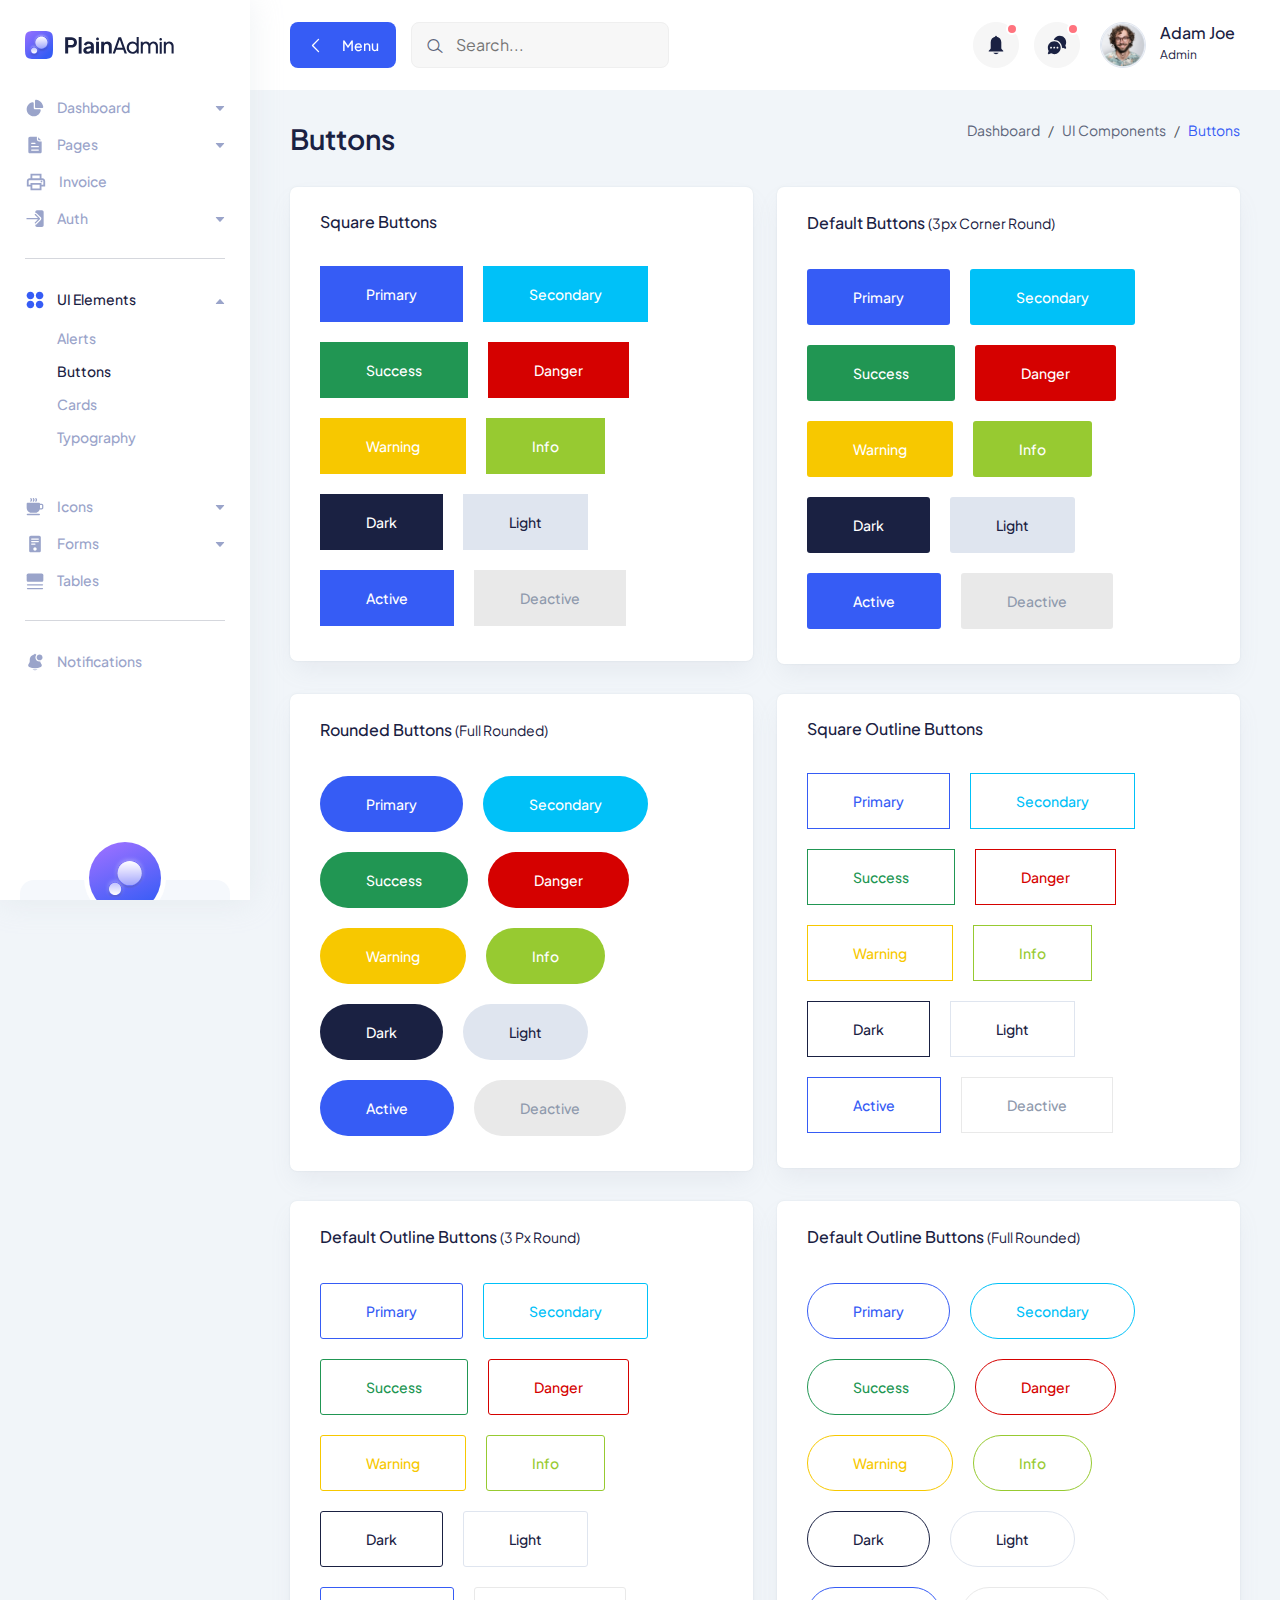
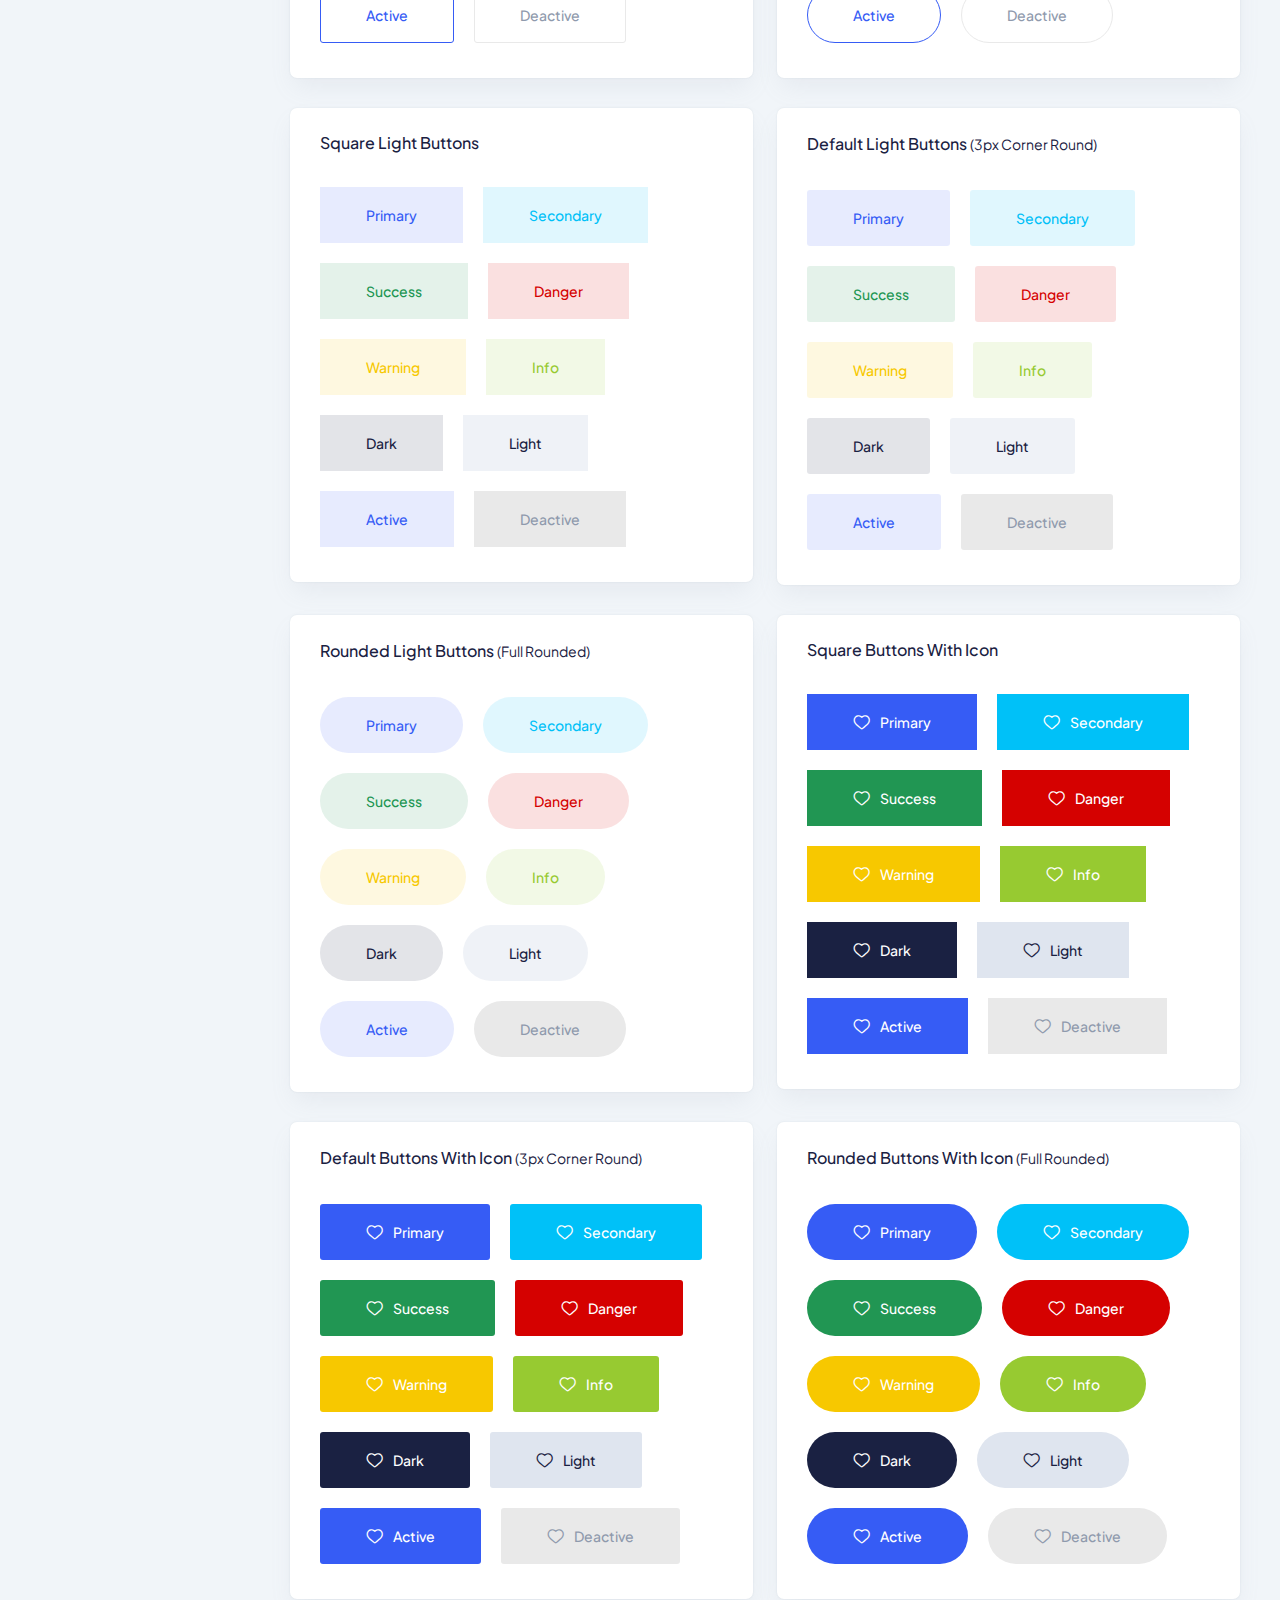
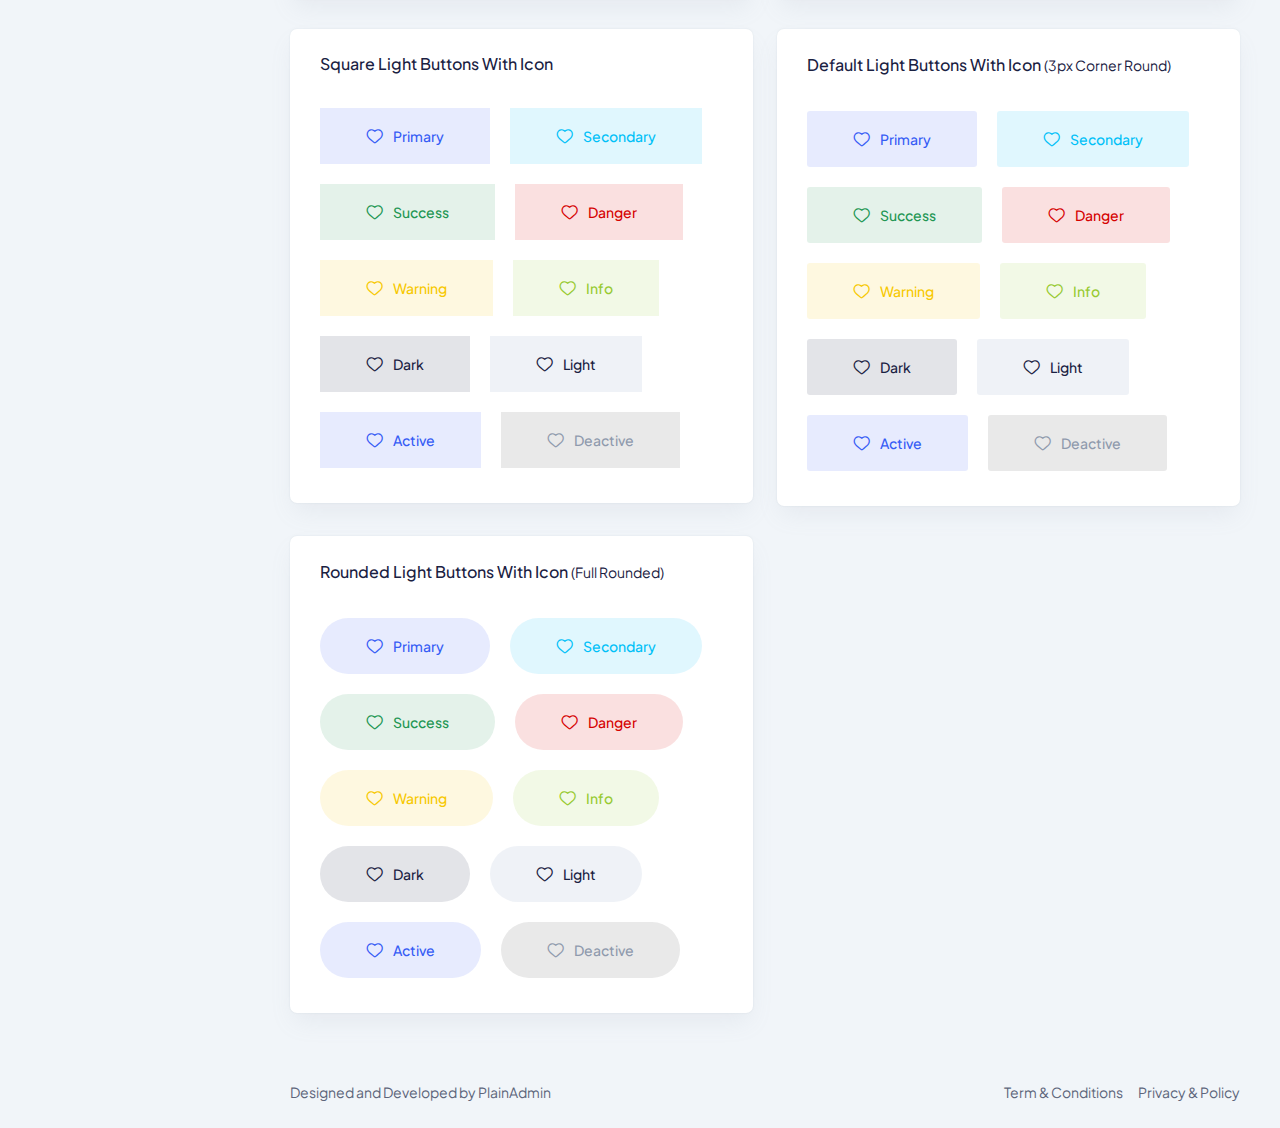
<file: admin/buttons.html>
<!DOCTYPE html>
<html lang="en">
  <head>
    <meta charset="UTF-8" />
    <meta http-equiv="X-UA-Compatible" content="IE=edge" />
    <meta name="viewport" content="width=device-width, initial-scale=1.0" />
    <link rel="shortcut icon" href="assets/images/favicon.svg" type="image/x-icon" />
    <title>Button | PlainAdmin Demo</title>

    <!-- ========== All CSS files linkup ========= -->
    <link rel="stylesheet" href="assets/css/bootstrap.min.css" />
    <link rel="stylesheet" href="assets/css/lineicons.css" />
    <link rel="stylesheet" href="assets/css/materialdesignicons.min.css" />
    <link rel="stylesheet" href="assets/css/fullcalendar.css" />
    <link rel="stylesheet" href="assets/css/main.css" />
  </head>
  <body>
    <!-- ======== Preloader =========== -->
    <div id="preloader">
      <div class="spinner"></div>
    </div>
    <!-- ======== Preloader =========== -->

    <!-- ======== sidebar-nav start =========== -->
    <aside class="sidebar-nav-wrapper">
      <div class="navbar-logo">
        <a href="index.html">
          <img src="assets/images/logo/logo.svg" alt="logo" />
        </a>
      </div>
      <nav class="sidebar-nav">
        <ul>
          <li class="nav-item nav-item-has-children">
            <a
              href="#0"
              class="collapsed"
              data-bs-toggle="collapse"
              data-bs-target="#ddmenu_1"
              aria-controls="ddmenu_1"
              aria-expanded="false"
              aria-label="Toggle navigation"
            >
              <span class="icon">
                <svg width="20" height="20" viewBox="0 0 20 20" fill="none" xmlns="http://www.w3.org/2000/svg">
                  <path
                    d="M8.74999 18.3333C12.2376 18.3333 15.1364 15.8128 15.7244 12.4941C15.8448 11.8143 15.2737 11.25 14.5833 11.25H9.99999C9.30966 11.25 8.74999 10.6903 8.74999 10V5.41666C8.74999 4.7263 8.18563 4.15512 7.50586 4.27556C4.18711 4.86357 1.66666 7.76243 1.66666 11.25C1.66666 15.162 4.83797 18.3333 8.74999 18.3333Z" />
                  <path
                    d="M17.0833 10C17.7737 10 18.3432 9.43708 18.2408 8.75433C17.7005 5.14918 14.8508 2.29947 11.2457 1.75912C10.5629 1.6568 10 2.2263 10 2.91665V9.16666C10 9.62691 10.3731 10 10.8333 10H17.0833Z" />
                </svg>
              </span>
              <span class="text">Dashboard</span>
            </a>
            <ul id="ddmenu_1" class="collapse dropdown-nav">
              <li>
                <a href="index.html"> eCommerce </a>
              </li>
            </ul>
          </li>
          <li class="nav-item nav-item-has-children">
            <a
              href="#0"
              class="collapsed"
              data-bs-toggle="collapse"
              data-bs-target="#ddmenu_2"
              aria-controls="ddmenu_2"
              aria-expanded="false"
              aria-label="Toggle navigation"
            >
              <span class="icon">
                <svg width="20" height="20" viewBox="0 0 20 20" fill="none" xmlns="http://www.w3.org/2000/svg">
                  <path
                    d="M11.8097 1.66667C11.8315 1.66667 11.8533 1.6671 11.875 1.66796V4.16667C11.875 5.43232 12.901 6.45834 14.1667 6.45834H16.6654C16.6663 6.48007 16.6667 6.50186 16.6667 6.5237V16.6667C16.6667 17.5872 15.9205 18.3333 15 18.3333H5.00001C4.07954 18.3333 3.33334 17.5872 3.33334 16.6667V3.33334C3.33334 2.41286 4.07954 1.66667 5.00001 1.66667H11.8097ZM6.66668 7.70834C6.3215 7.70834 6.04168 7.98816 6.04168 8.33334C6.04168 8.67851 6.3215 8.95834 6.66668 8.95834H10C10.3452 8.95834 10.625 8.67851 10.625 8.33334C10.625 7.98816 10.3452 7.70834 10 7.70834H6.66668ZM6.04168 11.6667C6.04168 12.0118 6.3215 12.2917 6.66668 12.2917H13.3333C13.6785 12.2917 13.9583 12.0118 13.9583 11.6667C13.9583 11.3215 13.6785 11.0417 13.3333 11.0417H6.66668C6.3215 11.0417 6.04168 11.3215 6.04168 11.6667ZM6.66668 14.375C6.3215 14.375 6.04168 14.6548 6.04168 15C6.04168 15.3452 6.3215 15.625 6.66668 15.625H13.3333C13.6785 15.625 13.9583 15.3452 13.9583 15C13.9583 14.6548 13.6785 14.375 13.3333 14.375H6.66668Z" />
                  <path
                    d="M13.125 2.29167L16.0417 5.20834H14.1667C13.5913 5.20834 13.125 4.74197 13.125 4.16667V2.29167Z" />
                </svg>
              </span>
              <span class="text">Pages</span>
            </a>
            <ul id="ddmenu_2" class="collapse dropdown-nav">
              <li>
                <a href="settings.html"> Settings </a>
              </li>
              <li>
                <a href="blank-page.html"> Blank Page </a>
              </li>
            </ul>
          </li>
          <li class="nav-item">
            <a href="inv'">
              <span class="icon">
                <svg
                  width="22"
                  height="22"
                  viewBox="0 0 22 22"
                  fill="none"
                  xmlns="http://www.w3.org/2000/svg"
                >
                  <path
                    d="M17.4166 7.33333C18.9383 7.33333 20.1666 8.56167 20.1666 10.0833V15.5833H16.4999V19.25H5.49992V15.5833H1.83325V10.0833C1.83325 8.56167 3.06159 7.33333 4.58325 7.33333H5.49992V2.75H16.4999V7.33333H17.4166ZM7.33325 4.58333V7.33333H14.6666V4.58333H7.33325ZM14.6666 17.4167V13.75H7.33325V17.4167H14.6666ZM16.4999 13.75H18.3333V10.0833C18.3333 9.57917 17.9208 9.16667 17.4166 9.16667H4.58325C4.07909 9.16667 3.66659 9.57917 3.66659 10.0833V13.75H5.49992V11.9167H16.4999V13.75ZM17.4166 10.5417C17.4166 11.0458 17.0041 11.4583 16.4999 11.4583C15.9958 11.4583 15.5833 11.0458 15.5833 10.5417C15.5833 10.0375 15.9958 9.625 16.4999 9.625C17.0041 9.625 17.4166 10.0375 17.4166 10.5417Z"
                  />
                </svg>
              </span>
              <span class="text">Invoice</span>
            </a>
          </li>
          <li class="nav-item nav-item-has-children">
            <a
              href="#0"
              class="collapsed"
              data-bs-toggle="collapse"
              data-bs-target="#ddmenu_3"
              aria-controls="ddmenu_3"
              aria-expanded="false"
              aria-label="Toggle navigation"
            >
              <span class="icon">
                <svg width="20" height="20" viewBox="0 0 20 20" fill="none" xmlns="http://www.w3.org/2000/svg">
                  <path
                    d="M14.9211 10.1294C15.1652 9.88534 15.1652 9.48967 14.9211 9.24559L10.7544 5.0789C10.5103 4.83482 10.1147 4.83482 9.87057 5.0789C9.62649 5.32297 9.62649 5.71871 9.87057 5.96278L12.9702 9.06251H1.97916C1.63398 9.06251 1.35416 9.34234 1.35416 9.68751C1.35416 10.0327 1.63398 10.3125 1.97916 10.3125H12.9702L9.87057 13.4123C9.62649 13.6563 9.62649 14.052 9.87057 14.2961C10.1147 14.5402 10.5103 14.5402 10.7544 14.2961L14.9211 10.1294Z" />
                  <path
                    d="M11.6383 15.18L15.805 11.0133C16.5373 10.2811 16.5373 9.09391 15.805 8.36166L11.6383 4.195C11.2722 3.82888 10.7923 3.64582 10.3125 3.64582V3.02082C10.3125 2.10035 11.0587 1.35416 11.9792 1.35416H16.9792C17.8997 1.35416 18.6458 2.10035 18.6458 3.02082V16.3542C18.6458 17.2747 17.8997 18.0208 16.9792 18.0208H11.9792C11.0587 18.0208 10.3125 17.2747 10.3125 16.3542V15.7292C10.7923 15.7292 11.2722 15.5461 11.6383 15.18Z" />
                </svg>
              </span>
              <span class="text">Auth</span>
            </a>
            <ul id="ddmenu_3" class="collapse dropdown-nav">
              <li>
                <a href="signin.html"> Sign In </a>
              </li>
              <li>
                <a href="signup.html"> Sign Up </a>
              </li>
            </ul>
          </li>
          <span class="divider"><hr /></span>
          <li class="nav-item nav-item-has-children">
            <a
              href="#0"
              class=""
              data-bs-toggle="collapse"
              data-bs-target="#ddmenu_4"
              aria-controls="ddmenu_4"
              aria-expanded="true"
              aria-label="Toggle navigation"
            >
              <span class="icon">
                <svg width="20" height="20" viewBox="0 0 20 20" fill="none" xmlns="http://www.w3.org/2000/svg">
                  <path
                    d="M1.66666 5.41669C1.66666 3.34562 3.34559 1.66669 5.41666 1.66669C7.48772 1.66669 9.16666 3.34562 9.16666 5.41669C9.16666 7.48775 7.48772 9.16669 5.41666 9.16669C3.34559 9.16669 1.66666 7.48775 1.66666 5.41669Z" />
                  <path
                    d="M1.66666 14.5834C1.66666 12.5123 3.34559 10.8334 5.41666 10.8334C7.48772 10.8334 9.16666 12.5123 9.16666 14.5834C9.16666 16.6545 7.48772 18.3334 5.41666 18.3334C3.34559 18.3334 1.66666 16.6545 1.66666 14.5834Z" />
                  <path
                    d="M10.8333 5.41669C10.8333 3.34562 12.5123 1.66669 14.5833 1.66669C16.6544 1.66669 18.3333 3.34562 18.3333 5.41669C18.3333 7.48775 16.6544 9.16669 14.5833 9.16669C12.5123 9.16669 10.8333 7.48775 10.8333 5.41669Z" />
                  <path
                    d="M10.8333 14.5834C10.8333 12.5123 12.5123 10.8334 14.5833 10.8334C16.6544 10.8334 18.3333 12.5123 18.3333 14.5834C18.3333 16.6545 16.6544 18.3334 14.5833 18.3334C12.5123 18.3334 10.8333 16.6545 10.8333 14.5834Z" />
                </svg>
              </span>
              <span class="text">UI Elements </span>
            </a>
            <ul id="ddmenu_4" class="collapsed show dropdown-nav">
              <li>
                <a href="alerts.html"> Alerts </a>
              </li>
              <li>
                <a href="buttons.html" class="active"> Buttons </a>
              </li>
              <li>
                <a href="cards.html"> Cards </a>
              </li>
              <li>
                <a href="typography.html"> Typography </a>
              </li>
            </ul>
          </li>
          <li class="nav-item nav-item-has-children">
            <a
              href="#0"
              class="collapsed"
              data-bs-toggle="collapse"
              data-bs-target="#ddmenu_55"
              aria-controls="ddmenu_55"
              aria-expanded="false"
              aria-label="Toggle navigation"
            >
              <span class="icon">
                <svg width="20" height="20" viewBox="0 0 20 20" fill="none" xmlns="http://www.w3.org/2000/svg">
                  <path
                    d="M5.48663 1.1466C5.77383 0.955131 6.16188 1.03274 6.35335 1.31994L6.87852 2.10769C7.20508 2.59755 7.20508 3.23571 6.87852 3.72556L6.35335 4.51331C6.16188 4.80052 5.77383 4.87813 5.48663 4.68666C5.19943 4.49519 5.12182 4.10715 5.31328 3.81994L5.83845 3.03219C5.88511 2.96221 5.88511 2.87105 5.83845 2.80106L5.31328 2.01331C5.12182 1.72611 5.19943 1.33806 5.48663 1.1466Z" />
                  <path
                    d="M2.49999 5.83331C2.03976 5.83331 1.66666 6.2064 1.66666 6.66665V10.8333C1.66666 13.5948 3.90523 15.8333 6.66666 15.8333H9.99999C12.1856 15.8333 14.0436 14.431 14.7235 12.4772C14.8134 12.4922 14.9058 12.5 15 12.5H16.6667C17.5872 12.5 18.3333 11.7538 18.3333 10.8333V8.33331C18.3333 7.41284 17.5872 6.66665 16.6667 6.66665H15C15 6.2064 14.6269 5.83331 14.1667 5.83331H2.49999ZM14.9829 11.2496C14.9942 11.1123 15 10.9735 15 10.8333V7.91665H16.6667C16.8967 7.91665 17.0833 8.10319 17.0833 8.33331V10.8333C17.0833 11.0634 16.8967 11.25 16.6667 11.25H15L14.9898 11.2498L14.9829 11.2496Z" />
                  <path
                    d="M8.85332 1.31994C8.6619 1.03274 8.27383 0.955131 7.98663 1.1466C7.69943 1.33806 7.62182 1.72611 7.81328 2.01331L8.33848 2.80106C8.38507 2.87105 8.38507 2.96221 8.33848 3.03219L7.81328 3.81994C7.62182 4.10715 7.69943 4.49519 7.98663 4.68666C8.27383 4.87813 8.6619 4.80052 8.85332 4.51331L9.37848 3.72556C9.70507 3.23571 9.70507 2.59755 9.37848 2.10769L8.85332 1.31994Z" />
                  <path
                    d="M10.4867 1.1466C10.7738 0.955131 11.1619 1.03274 11.3533 1.31994L11.8785 2.10769C12.2051 2.59755 12.2051 3.23571 11.8785 3.72556L11.3533 4.51331C11.1619 4.80052 10.7738 4.87813 10.4867 4.68666C10.1994 4.49519 10.1218 4.10715 10.3133 3.81994L10.8385 3.03219C10.8851 2.96221 10.8851 2.87105 10.8385 2.80106L10.3133 2.01331C10.1218 1.72611 10.1994 1.33806 10.4867 1.1466Z" />
                  <path
                    d="M2.49999 16.6667C2.03976 16.6667 1.66666 17.0398 1.66666 17.5C1.66666 17.9602 2.03976 18.3334 2.49999 18.3334H14.1667C14.6269 18.3334 15 17.9602 15 17.5C15 17.0398 14.6269 16.6667 14.1667 16.6667H2.49999Z" />
                </svg>
              </span>
              <span class="text">Icons</span>
            </a>
            <ul id="ddmenu_55" class="collapse dropdown-nav">
              <li>
                <a href="icons.html"> LineIcons </a>
              </li>
              <li>
                <a href="mdi-icons.html"> MDI Icons </a>
              </li>
            </ul>
          </li>
          <li class="nav-item nav-item-has-children">
            <a
              href="#0"
              class="collapsed"
              data-bs-toggle="collapse"
              data-bs-target="#ddmenu_5"
              aria-controls="ddmenu_5"
              aria-expanded="false"
              aria-label="Toggle navigation"
            >
              <span class="icon">
                <svg width="20" height="20" viewBox="0 0 20 20" fill="none" xmlns="http://www.w3.org/2000/svg">
                  <path
                    d="M4.16666 3.33335C4.16666 2.41288 4.91285 1.66669 5.83332 1.66669H14.1667C15.0872 1.66669 15.8333 2.41288 15.8333 3.33335V16.6667C15.8333 17.5872 15.0872 18.3334 14.1667 18.3334H5.83332C4.91285 18.3334 4.16666 17.5872 4.16666 16.6667V3.33335ZM6.04166 5.00002C6.04166 5.3452 6.32148 5.62502 6.66666 5.62502H13.3333C13.6785 5.62502 13.9583 5.3452 13.9583 5.00002C13.9583 4.65485 13.6785 4.37502 13.3333 4.37502H6.66666C6.32148 4.37502 6.04166 4.65485 6.04166 5.00002ZM6.66666 6.87502C6.32148 6.87502 6.04166 7.15485 6.04166 7.50002C6.04166 7.8452 6.32148 8.12502 6.66666 8.12502H13.3333C13.6785 8.12502 13.9583 7.8452 13.9583 7.50002C13.9583 7.15485 13.6785 6.87502 13.3333 6.87502H6.66666ZM6.04166 10C6.04166 10.3452 6.32148 10.625 6.66666 10.625H9.99999C10.3452 10.625 10.625 10.3452 10.625 10C10.625 9.65485 10.3452 9.37502 9.99999 9.37502H6.66666C6.32148 9.37502 6.04166 9.65485 6.04166 10ZM9.99999 16.6667C10.9205 16.6667 11.6667 15.9205 11.6667 15C11.6667 14.0795 10.9205 13.3334 9.99999 13.3334C9.07949 13.3334 8.33332 14.0795 8.33332 15C8.33332 15.9205 9.07949 16.6667 9.99999 16.6667Z" />
                </svg>
              </span>
              <span class="text"> Forms </span>
            </a>
            <ul id="ddmenu_5" class="collapse dropdown-nav">
              <li>
                <a href="form-elements.html"> Form Elements </a>
              </li>
            </ul>
          </li>
          <li class="nav-item">
            <a href="tables.html">
              <span class="icon">
                <svg width="20" height="20" viewBox="0 0 20 20" fill="none" xmlns="http://www.w3.org/2000/svg">
                  <path
                    d="M1.66666 4.16667C1.66666 3.24619 2.41285 2.5 3.33332 2.5H16.6667C17.5872 2.5 18.3333 3.24619 18.3333 4.16667V9.16667C18.3333 10.0872 17.5872 10.8333 16.6667 10.8333H3.33332C2.41285 10.8333 1.66666 10.0872 1.66666 9.16667V4.16667Z" />
                  <path
                    d="M1.875 13.75C1.875 13.4048 2.15483 13.125 2.5 13.125H17.5C17.8452 13.125 18.125 13.4048 18.125 13.75C18.125 14.0952 17.8452 14.375 17.5 14.375H2.5C2.15483 14.375 1.875 14.0952 1.875 13.75Z" />
                  <path
                    d="M2.5 16.875C2.15483 16.875 1.875 17.1548 1.875 17.5C1.875 17.8452 2.15483 18.125 2.5 18.125H17.5C17.8452 18.125 18.125 17.8452 18.125 17.5C18.125 17.1548 17.8452 16.875 17.5 16.875H2.5Z" />
                </svg>
              </span>
              <span class="text">Tables</span>
            </a>
          </li>
          <span class="divider"><hr /></span>

          <li class="nav-item">
            <a href="notification.html">
              <span class="icon">
                <svg width="20" height="20" viewBox="0 0 20 20" fill="none" xmlns="http://www.w3.org/2000/svg">
                  <path
                    d="M10.8333 2.50008C10.8333 2.03984 10.4602 1.66675 9.99999 1.66675C9.53975 1.66675 9.16666 2.03984 9.16666 2.50008C9.16666 2.96032 9.53975 3.33341 9.99999 3.33341C10.4602 3.33341 10.8333 2.96032 10.8333 2.50008Z" />
                  <path
                    d="M17.5 5.41673C17.5 7.02756 16.1942 8.33339 14.5833 8.33339C12.9725 8.33339 11.6667 7.02756 11.6667 5.41673C11.6667 3.80589 12.9725 2.50006 14.5833 2.50006C16.1942 2.50006 17.5 3.80589 17.5 5.41673Z" />
                  <path
                    d="M11.4272 2.69637C10.9734 2.56848 10.4947 2.50006 10 2.50006C7.10054 2.50006 4.75003 4.85057 4.75003 7.75006V9.20873C4.75003 9.72814 4.62082 10.2393 4.37404 10.6963L3.36705 12.5611C2.89938 13.4272 3.26806 14.5081 4.16749 14.9078C7.88074 16.5581 12.1193 16.5581 15.8326 14.9078C16.732 14.5081 17.1007 13.4272 16.633 12.5611L15.626 10.6963C15.43 10.3333 15.3081 9.93606 15.2663 9.52773C15.0441 9.56431 14.8159 9.58339 14.5833 9.58339C12.2822 9.58339 10.4167 7.71791 10.4167 5.41673C10.4167 4.37705 10.7975 3.42631 11.4272 2.69637Z" />
                  <path
                    d="M7.48901 17.1925C8.10004 17.8918 8.99841 18.3335 10 18.3335C11.0016 18.3335 11.9 17.8918 12.511 17.1925C10.8482 17.4634 9.15183 17.4634 7.48901 17.1925Z" />
                </svg>
              </span>
              <span class="text">Notifications</span>
            </a>
          </li>
        </ul>
      </nav>
      <div class="promo-box">
        <div class="promo-icon">
          <img class="mx-auto" src="./assets/images/logo/logo-icon-big.svg" alt="Logo">
        </div>
        <h3>Upgrade to PRO</h3>
        <p>Improve your development process and start doing more with PlainAdmin PRO!</p>
        <a href="https://plainadmin.com/pro" target="_blank" rel="nofollow" class="main-btn primary-btn btn-hover">
          Upgrade to PRO
        </a>
      </div>
    </aside>
    <div class="overlay"></div>
    <!-- ======== sidebar-nav end =========== -->

    <!-- ======== main-wrapper start =========== -->
    <main class="main-wrapper">
      <!-- ========== header start ========== -->
      <header class="header">
        <div class="container-fluid">
          <div class="row">
            <div class="col-lg-5 col-md-5 col-6">
              <div class="header-left d-flex align-items-center">
                <div class="menu-toggle-btn mr-15">
                  <button id="menu-toggle" class="main-btn primary-btn btn-hover">
                    <i class="lni lni-chevron-left me-2"></i> Menu
                  </button>
                </div>
                <div class="header-search d-none d-md-flex">
                  <form action="#">
                    <input type="text" placeholder="Search..." />
                    <button><i class="lni lni-search-alt"></i></button>
                  </form>
                </div>
              </div>
            </div>
            <div class="col-lg-7 col-md-7 col-6">
              <div class="header-right">
                <!-- notification start -->
                <div class="notification-box ml-15 d-none d-md-flex">
                  <button class="dropdown-toggle" type="button" id="notification" data-bs-toggle="dropdown"
                    aria-expanded="false">
                    <svg width="22" height="22" viewBox="0 0 22 22" fill="none" xmlns="http://www.w3.org/2000/svg">
                      <path
                        d="M11 20.1667C9.88317 20.1667 8.88718 19.63 8.23901 18.7917H13.761C13.113 19.63 12.1169 20.1667 11 20.1667Z"
                        fill="" />
                      <path
                        d="M10.1157 2.74999C10.1157 2.24374 10.5117 1.83333 11 1.83333C11.4883 1.83333 11.8842 2.24374 11.8842 2.74999V2.82604C14.3932 3.26245 16.3051 5.52474 16.3051 8.24999V14.287C16.3051 14.5301 16.3982 14.7633 16.564 14.9352L18.2029 16.6342C18.4814 16.9229 18.2842 17.4167 17.8903 17.4167H4.10961C3.71574 17.4167 3.5185 16.9229 3.797 16.6342L5.43589 14.9352C5.6017 14.7633 5.69485 14.5301 5.69485 14.287V8.24999C5.69485 5.52474 7.60672 3.26245 10.1157 2.82604V2.74999Z"
                        fill="" />
                    </svg>
                    <span></span>
                  </button>
                  <ul class="dropdown-menu dropdown-menu-end" aria-labelledby="notification">
                    <li>
                      <a href="#0">
                        <div class="image">
                          <img src="assets/images/lead/lead-6.png" alt="" />
                        </div>
                        <div class="content">
                          <h6>
                            John Doe
                            <span class="text-regular">
                              comment on a product.
                            </span>
                          </h6>
                          <p>
                            Lorem ipsum dolor sit amet, consect etur adipiscing
                            elit Vivamus tortor.
                          </p>
                          <span>10 mins ago</span>
                        </div>
                      </a>
                    </li>
                    <li>
                      <a href="#0">
                        <div class="image">
                          <img src="assets/images/lead/lead-1.png" alt="" />
                        </div>
                        <div class="content">
                          <h6>
                            Jonathon
                            <span class="text-regular">
                              like on a product.
                            </span>
                          </h6>
                          <p>
                            Lorem ipsum dolor sit amet, consect etur adipiscing
                            elit Vivamus tortor.
                          </p>
                          <span>10 mins ago</span>
                        </div>
                      </a>
                    </li>
                  </ul>
                </div>
                <!-- notification end -->
                <!-- message start -->
                <div class="header-message-box ml-15 d-none d-md-flex">
                  <button class="dropdown-toggle" type="button" id="message" data-bs-toggle="dropdown"
                    aria-expanded="false">
                    <svg width="22" height="22" viewBox="0 0 22 22" fill="none" xmlns="http://www.w3.org/2000/svg">
                      <path
                        d="M7.74866 5.97421C7.91444 5.96367 8.08162 5.95833 8.25005 5.95833C12.5532 5.95833 16.0417 9.4468 16.0417 13.75C16.0417 13.9184 16.0364 14.0856 16.0259 14.2514C16.3246 14.138 16.6127 14.003 16.8883 13.8482L19.2306 14.629C19.7858 14.8141 20.3141 14.2858 20.129 13.7306L19.3482 11.3882C19.8694 10.4604 20.1667 9.38996 20.1667 8.25C20.1667 4.70617 17.2939 1.83333 13.75 1.83333C11.0077 1.83333 8.66702 3.55376 7.74866 5.97421Z"
                        fill="" />
                      <path
                        d="M14.6667 13.75C14.6667 17.2938 11.7939 20.1667 8.25004 20.1667C7.11011 20.1667 6.03962 19.8694 5.11182 19.3482L2.76946 20.129C2.21421 20.3141 1.68597 19.7858 1.87105 19.2306L2.65184 16.8882C2.13062 15.9604 1.83338 14.89 1.83338 13.75C1.83338 10.2062 4.70622 7.33333 8.25004 7.33333C11.7939 7.33333 14.6667 10.2062 14.6667 13.75ZM5.95838 13.75C5.95838 13.2437 5.54797 12.8333 5.04171 12.8333C4.53545 12.8333 4.12504 13.2437 4.12504 13.75C4.12504 14.2563 4.53545 14.6667 5.04171 14.6667C5.54797 14.6667 5.95838 14.2563 5.95838 13.75ZM9.16671 13.75C9.16671 13.2437 8.7563 12.8333 8.25004 12.8333C7.74379 12.8333 7.33338 13.2437 7.33338 13.75C7.33338 14.2563 7.74379 14.6667 8.25004 14.6667C8.7563 14.6667 9.16671 14.2563 9.16671 13.75ZM11.4584 14.6667C11.9647 14.6667 12.375 14.2563 12.375 13.75C12.375 13.2437 11.9647 12.8333 11.4584 12.8333C10.9521 12.8333 10.5417 13.2437 10.5417 13.75C10.5417 14.2563 10.9521 14.6667 11.4584 14.6667Z"
                        fill="" />
                    </svg>
                    <span></span>
                  </button>
                  <ul class="dropdown-menu dropdown-menu-end" aria-labelledby="message">
                    <li>
                      <a href="#0">
                        <div class="image">
                          <img src="assets/images/lead/lead-5.png" alt="" />
                        </div>
                        <div class="content">
                          <h6>Jacob Jones</h6>
                          <p>Hey!I can across your profile and ...</p>
                          <span>10 mins ago</span>
                        </div>
                      </a>
                    </li>
                    <li>
                      <a href="#0">
                        <div class="image">
                          <img src="assets/images/lead/lead-3.png" alt="" />
                        </div>
                        <div class="content">
                          <h6>John Doe</h6>
                          <p>Would you mind please checking out</p>
                          <span>12 mins ago</span>
                        </div>
                      </a>
                    </li>
                    <li>
                      <a href="#0">
                        <div class="image">
                          <img src="assets/images/lead/lead-2.png" alt="" />
                        </div>
                        <div class="content">
                          <h6>Anee Lee</h6>
                          <p>Hey! are you available for freelance?</p>
                          <span>1h ago</span>
                        </div>
                      </a>
                    </li>
                  </ul>
                </div>
                <!-- message end -->
                <!-- profile start -->
                <div class="profile-box ml-15">
                  <button class="dropdown-toggle bg-transparent border-0" type="button" id="profile"
                    data-bs-toggle="dropdown" aria-expanded="false">
                    <div class="profile-info">
                      <div class="info">
                        <div class="image">
                          <img src="assets/images/profile/profile-image.png" alt="" />
                        </div>
                        <div>
                          <h6 class="fw-500">Adam Joe</h6>
                          <p>Admin</p>
                        </div>
                      </div>
                    </div>
                  </button>
                  <ul class="dropdown-menu dropdown-menu-end" aria-labelledby="profile">
                    <li>
                      <div class="author-info flex items-center !p-1">
                        <div class="image">
                          <img src="assets/images/profile/profile-image.png" alt="image">
                        </div>
                        <div class="content">
                          <h4 class="text-sm">Adam Joe</h4>
                          <a class="text-black/40 dark:text-white/40 hover:text-black dark:hover:text-white text-xs"
                            href="#">Email@gmail.com</a>
                        </div>
                      </div>
                    </li>
                    <li class="divider"></li>
                    <li>
                      <a href="#0">
                        <i class="lni lni-user"></i> View Profile
                      </a>
                    </li>
                    <li>
                      <a href="#0">
                        <i class="lni lni-alarm"></i> Notifications
                      </a>
                    </li>
                    <li>
                      <a href="#0"> <i class="lni lni-inbox"></i> Messages </a>
                    </li>
                    <li>
                      <a href="#0"> <i class="lni lni-cog"></i> Settings </a>
                    </li>
                    <li class="divider"></li>
                    <li>
                      <a href="#0"> <i class="lni lni-exit"></i> Sign Out </a>
                    </li>
                  </ul>
                </div>
                <!-- profile end -->
              </div>
            </div>
          </div>
        </div>
      </header>
      <!-- ========== header end ========== -->

      <!-- ========== button components start ========== -->
      <section class="button-components">
        <div class="container-fluid">
          <!-- ========== title-wrapper start ========== -->
          <div class="title-wrapper pt-30">
            <div class="row align-items-center">
              <div class="col-md-6">
                <div class="title">
                  <h2>Buttons</h2>
                </div>
              </div>
              <!-- end col -->
              <div class="col-md-6">
                <div class="breadcrumb-wrapper">
                  <nav aria-label="breadcrumb">
                    <ol class="breadcrumb">
                      <li class="breadcrumb-item">
                        <a href="#0">Dashboard</a>
                      </li>
                      <li class="breadcrumb-item">
                        <a href="#0">UI Components</a>
                      </li>
                      <li class="breadcrumb-item active" aria-current="page">
                        Buttons
                      </li>
                    </ol>
                  </nav>
                </div>
              </div>
              <!-- end col -->
            </div>
            <!-- end row -->
          </div>
          <!-- ========== title-wrapper end ========== -->

          <!-- ========== button-cards-wrapper start ========== -->
          <div class="buttons-cards-wrapper">
            <div class="row">
              <div class="col-lg-6">
                <div class="card-style mb-30">
                  <h5 class="text-medium mb-25">Square Buttons</h5>
                  <ul class="buttons-group">
                    <li>
                      <a href="#0" class="main-btn primary-btn square-btn btn-hover">Primary</a>
                    </li>
                    <li>
                      <a href="#0" class="main-btn secondary-btn square-btn btn-hover">Secondary</a>
                    </li>
                    <li>
                      <a href="#0" class="main-btn success-btn square-btn btn-hover">Success</a>
                    </li>
                    <li>
                      <a href="#0" class="main-btn danger-btn square-btn btn-hover">Danger</a>
                    </li>
                    <li>
                      <a href="#0" class="main-btn warning-btn square-btn btn-hover">Warning</a>
                    </li>
                    <li>
                      <a href="#0" class="main-btn info-btn square-btn btn-hover">Info</a>
                    </li>
                    <li>
                      <a href="#0" class="main-btn dark-btn square-btn btn-hover">Dark</a>
                    </li>
                    <li>
                      <a href="#0" class="main-btn light-btn square-btn btn-hover">Light</a>
                    </li>
                    <li>
                      <a href="#0" class="main-btn active-btn square-btn btn-hover">Active</a>
                    </li>
                    <li>
                      <a href="#0" class="main-btn deactive-btn square-btn btn-hover">Deactive</a>
                    </li>
                  </ul>
                </div>
                <!-- end card -->
              </div>
              <!-- end col -->
              <div class="col-lg-6">
                <div class="card-style mb-30">
                  <h5 class="text-medium mb-25">
                    Default Buttons
                    <span class="text-sm text-regular">(3px Corner Round)</span>
                  </h5>
                  <ul class="buttons-group">
                    <li>
                      <a href="#0" class="main-btn primary-btn btn-hover">Primary</a>
                    </li>
                    <li>
                      <a href="#0" class="main-btn secondary-btn btn-hover">Secondary</a>
                    </li>
                    <li>
                      <a href="#0" class="main-btn success-btn btn-hover">Success</a>
                    </li>
                    <li>
                      <a href="#0" class="main-btn danger-btn btn-hover">Danger</a>
                    </li>
                    <li>
                      <a href="#0" class="main-btn warning-btn btn-hover">Warning</a>
                    </li>
                    <li>
                      <a href="#0" class="main-btn info-btn btn-hover">Info</a>
                    </li>
                    <li>
                      <a href="#0" class="main-btn dark-btn btn-hover">Dark</a>
                    </li>
                    <li>
                      <a href="#0" class="main-btn light-btn btn-hover">Light</a>
                    </li>
                    <li>
                      <a href="#0" class="main-btn active-btn btn-hover">Active</a>
                    </li>
                    <li>
                      <a href="#0" class="main-btn deactive-btn btn-hover">Deactive</a>
                    </li>
                  </ul>
                </div>
                <!-- end card -->
              </div>
              <!-- end col -->
              <div class="col-lg-6">
                <div class="card-style mb-30">
                  <h5 class="text-medium mb-25">
                    Rounded Buttons
                    <span class="text-sm text-regular">(Full Rounded)</span>
                  </h5>
                  <ul class="buttons-group">
                    <li>
                      <a href="#0" class="main-btn primary-btn rounded-full btn-hover">Primary</a>
                    </li>
                    <li>
                      <a href="#0" class="main-btn secondary-btn rounded-full btn-hover">Secondary</a>
                    </li>
                    <li>
                      <a href="#0" class="main-btn success-btn rounded-full btn-hover">Success</a>
                    </li>
                    <li>
                      <a href="#0" class="main-btn danger-btn rounded-full btn-hover">Danger</a>
                    </li>
                    <li>
                      <a href="#0" class="main-btn warning-btn rounded-full btn-hover">Warning</a>
                    </li>
                    <li>
                      <a href="#0" class="main-btn info-btn rounded-full btn-hover">Info</a>
                    </li>
                    <li>
                      <a href="#0" class="main-btn dark-btn rounded-full btn-hover">Dark</a>
                    </li>
                    <li>
                      <a href="#0" class="main-btn light-btn rounded-full btn-hover">Light</a>
                    </li>
                    <li>
                      <a href="#0" class="main-btn active-btn rounded-full btn-hover">Active</a>
                    </li>
                    <li>
                      <a href="#0" class="main-btn deactive-btn rounded-full btn-hover">Deactive</a>
                    </li>
                  </ul>
                </div>
                <!-- end card -->
              </div>
              <!-- end col -->
              <div class="col-lg-6">
                <div class="card-style mb-30">
                  <h5 class="text-medium mb-25">Square Outline Buttons</h5>
                  <ul class="buttons-group">
                    <li>
                      <a href="#0" class="main-btn primary-btn-outline square-btn btn-hover">Primary</a>
                    </li>
                    <li>
                      <a href="#0" class="main-btn secondary-btn-outline square-btn btn-hover">Secondary</a>
                    </li>
                    <li>
                      <a href="#0" class="main-btn success-btn-outline square-btn btn-hover">Success</a>
                    </li>
                    <li>
                      <a href="#0" class="main-btn danger-btn-outline square-btn btn-hover">Danger</a>
                    </li>
                    <li>
                      <a href="#0" class="main-btn warning-btn-outline square-btn btn-hover">Warning</a>
                    </li>
                    <li>
                      <a href="#0" class="main-btn info-btn-outline square-btn btn-hover">Info</a>
                    </li>
                    <li>
                      <a href="#0" class="main-btn dark-btn-outline square-btn btn-hover">Dark</a>
                    </li>
                    <li>
                      <a href="#0" class="main-btn light-btn-outline square-btn btn-hover">Light</a>
                    </li>
                    <li>
                      <a href="#0" class="main-btn active-btn-outline square-btn btn-hover">Active</a>
                    </li>
                    <li>
                      <a href="#0" class="main-btn deactive-btn-outline square-btn btn-hover">Deactive</a>
                    </li>
                  </ul>
                </div>
                <!-- end card -->
              </div>
              <!-- end col -->
              <div class="col-lg-6">
                <div class="card-style mb-30">
                  <h5 class="text-medium mb-25">
                    Default Outline Buttons
                    <span class="text-sm text-regular">(3 Px Round)</span>
                  </h5>
                  <ul class="buttons-group">
                    <li>
                      <a href="#0" class="main-btn primary-btn-outline btn-hover">Primary</a>
                    </li>
                    <li>
                      <a href="#0" class="main-btn secondary-btn-outline btn-hover">Secondary</a>
                    </li>
                    <li>
                      <a href="#0" class="main-btn success-btn-outline btn-hover">Success</a>
                    </li>
                    <li>
                      <a href="#0" class="main-btn danger-btn-outline btn-hover">Danger</a>
                    </li>
                    <li>
                      <a href="#0" class="main-btn warning-btn-outline btn-hover">Warning</a>
                    </li>
                    <li>
                      <a href="#0" class="main-btn info-btn-outline btn-hover">Info</a>
                    </li>
                    <li>
                      <a href="#0" class="main-btn dark-btn-outline btn-hover">Dark</a>
                    </li>
                    <li>
                      <a href="#0" class="main-btn light-btn-outline btn-hover">Light</a>
                    </li>
                    <li>
                      <a href="#0" class="main-btn active-btn-outline btn-hover">Active</a>
                    </li>
                    <li>
                      <a href="#0" class="main-btn deactive-btn-outline btn-hover">Deactive</a>
                    </li>
                  </ul>
                </div>
                <!-- end card -->
              </div>
              <!-- end col -->
              <div class="col-lg-6">
                <div class="card-style mb-30">
                  <h5 class="text-medium mb-25">
                    Default Outline Buttons
                    <span class="text-sm text-regular">(Full Rounded)</span>
                  </h5>
                  <ul class="buttons-group">
                    <li>
                      <a href="#0" class="main-btn primary-btn-outline rounded-full btn-hover">Primary</a>
                    </li>
                    <li>
                      <a href="#0" class="main-btn secondary-btn-outline rounded-full btn-hover">Secondary</a>
                    </li>
                    <li>
                      <a href="#0" class="main-btn success-btn-outline rounded-full btn-hover">Success</a>
                    </li>
                    <li>
                      <a href="#0" class="main-btn danger-btn-outline rounded-full btn-hover">Danger</a>
                    </li>
                    <li>
                      <a href="#0" class="main-btn warning-btn-outline rounded-full btn-hover">Warning</a>
                    </li>
                    <li>
                      <a href="#0" class="main-btn info-btn-outline rounded-full btn-hover">Info</a>
                    </li>
                    <li>
                      <a href="#0" class="main-btn dark-btn-outline rounded-full btn-hover">Dark</a>
                    </li>
                    <li>
                      <a href="#0" class="main-btn light-btn-outline rounded-full btn-hover">Light</a>
                    </li>
                    <li>
                      <a href="#0" class="main-btn active-btn-outline rounded-full btn-hover">Active</a>
                    </li>
                    <li>
                      <a href="#0" class="main-btn deactive-btn-outline rounded-full btn-hover">Deactive</a>
                    </li>
                  </ul>
                </div>
                <!-- end card -->
              </div>
              <!-- end col -->
              <div class="col-lg-6">
                <div class="card-style mb-30">
                  <h5 class="text-medium mb-25">Square Light Buttons</h5>
                  <ul class="buttons-group">
                    <li>
                      <a href="#0" class="main-btn primary-btn-light square-btn btn-hover">Primary</a>
                    </li>
                    <li>
                      <a href="#0" class="main-btn secondary-btn-light square-btn btn-hover">Secondary</a>
                    </li>
                    <li>
                      <a href="#0" class="main-btn success-btn-light square-btn btn-hover">Success</a>
                    </li>
                    <li>
                      <a href="#0" class="main-btn danger-btn-light square-btn btn-hover">Danger</a>
                    </li>
                    <li>
                      <a href="#0" class="main-btn warning-btn-light square-btn btn-hover">Warning</a>
                    </li>
                    <li>
                      <a href="#0" class="main-btn info-btn-light square-btn btn-hover">Info</a>
                    </li>
                    <li>
                      <a href="#0" class="main-btn dark-btn-light square-btn btn-hover">Dark</a>
                    </li>
                    <li>
                      <a href="#0" class="main-btn light-btn-light square-btn btn-hover">Light</a>
                    </li>
                    <li>
                      <a href="#0" class="main-btn active-btn-light square-btn btn-hover">Active</a>
                    </li>
                    <li>
                      <a href="#0" class="main-btn deactive-btn-light square-btn btn-hover">Deactive</a>
                    </li>
                  </ul>
                </div>
                <!-- end card -->
              </div>
              <!-- end col -->
              <div class="col-lg-6">
                <div class="card-style mb-30">
                  <h5 class="text-medium mb-25">
                    Default Light Buttons
                    <span class="text-sm text-regular">(3px Corner Round)</span>
                  </h5>
                  <ul class="buttons-group">
                    <li>
                      <a href="#0" class="main-btn primary-btn-light btn-hover">Primary</a>
                    </li>
                    <li>
                      <a href="#0" class="main-btn secondary-btn-light btn-hover">Secondary</a>
                    </li>
                    <li>
                      <a href="#0" class="main-btn success-btn-light btn-hover">Success</a>
                    </li>
                    <li>
                      <a href="#0" class="main-btn danger-btn-light btn-hover">Danger</a>
                    </li>
                    <li>
                      <a href="#0" class="main-btn warning-btn-light btn-hover">Warning</a>
                    </li>
                    <li>
                      <a href="#0" class="main-btn info-btn-light btn-hover">Info</a>
                    </li>
                    <li>
                      <a href="#0" class="main-btn dark-btn-light btn-hover">Dark</a>
                    </li>
                    <li>
                      <a href="#0" class="main-btn light-btn-light btn-hover">Light</a>
                    </li>
                    <li>
                      <a href="#0" class="main-btn active-btn-light btn-hover">Active</a>
                    </li>
                    <li>
                      <a href="#0" class="main-btn deactive-btn-light btn-hover">Deactive</a>
                    </li>
                  </ul>
                </div>
                <!-- end card -->
              </div>
              <div class="col-lg-6">
                <div class="card-style mb-30">
                  <h5 class="text-medium mb-25">
                    Rounded Light Buttons
                    <span class="text-sm text-regular">(Full Rounded)</span>
                  </h5>
                  <ul class="buttons-group">
                    <li>
                      <a href="#0" class="main-btn primary-btn-light rounded-full btn-hover">Primary</a>
                    </li>
                    <li>
                      <a href="#0" class="main-btn secondary-btn-light rounded-full btn-hover">Secondary</a>
                    </li>
                    <li>
                      <a href="#0" class="main-btn success-btn-light rounded-full btn-hover">Success</a>
                    </li>
                    <li>
                      <a href="#0" class="main-btn danger-btn-light rounded-full btn-hover">Danger</a>
                    </li>
                    <li>
                      <a href="#0" class="main-btn warning-btn-light rounded-full btn-hover">Warning</a>
                    </li>
                    <li>
                      <a href="#0" class="main-btn info-btn-light rounded-full btn-hover">Info</a>
                    </li>
                    <li>
                      <a href="#0" class="main-btn dark-btn-light rounded-full btn-hover">Dark</a>
                    </li>
                    <li>
                      <a href="#0" class="main-btn light-btn-light rounded-full btn-hover">Light</a>
                    </li>
                    <li>
                      <a href="#0" class="main-btn active-btn-light rounded-full btn-hover">Active</a>
                    </li>
                    <li>
                      <a href="#0" class="main-btn deactive-btn-light rounded-full btn-hover">Deactive</a>
                    </li>
                  </ul>
                </div>
                <!-- end card -->
              </div>
              <!-- end col -->
              <div class="col-lg-6">
                <div class="card-style mb-30">
                  <h5 class="text-medium mb-25">Square Buttons With Icon</h5>
                  <ul class="buttons-group">
                    <li>
                      <a href="#0" class="main-btn primary-btn square-btn btn-hover">
                        <i class="lni lni-heart"></i>
                        Primary
                      </a>
                    </li>
                    <li>
                      <a href="#0" class="main-btn secondary-btn square-btn btn-hover">
                        <i class="lni lni-heart"></i>
                        Secondary
                      </a>
                    </li>
                    <li>
                      <a href="#0" class="main-btn success-btn square-btn btn-hover">
                        <i class="lni lni-heart"></i>
                        Success
                      </a>
                    </li>
                    <li>
                      <a href="#0" class="main-btn danger-btn square-btn btn-hover">
                        <i class="lni lni-heart"></i>
                        Danger
                      </a>
                    </li>
                    <li>
                      <a href="#0" class="main-btn warning-btn square-btn btn-hover">
                        <i class="lni lni-heart"></i>
                        Warning
                      </a>
                    </li>
                    <li>
                      <a href="#0" class="main-btn info-btn square-btn btn-hover">
                        <i class="lni lni-heart"></i>
                        Info
                      </a>
                    </li>
                    <li>
                      <a href="#0" class="main-btn dark-btn square-btn btn-hover">
                        <i class="lni lni-heart"></i>
                        Dark
                      </a>
                    </li>
                    <li>
                      <a href="#0" class="main-btn light-btn square-btn btn-hover">
                        <i class="lni lni-heart"></i>
                        Light
                      </a>
                    </li>
                    <li>
                      <a href="#0" class="main-btn active-btn square-btn btn-hover">
                        <i class="lni lni-heart"></i>
                        Active
                      </a>
                    </li>
                    <li>
                      <a href="#0" class="main-btn deactive-btn square-btn btn-hover">
                        <i class="lni lni-heart"></i>
                        Deactive
                      </a>
                    </li>
                  </ul>
                </div>
                <!-- end card -->
              </div>
              <!-- end col -->
              <div class="col-lg-6">
                <div class="card-style mb-30">
                  <h5 class="text-medium mb-25">
                    Default Buttons With Icon
                    <span class="text-sm text-regular">(3px Corner Round)</span>
                  </h5>
                  <ul class="buttons-group">
                    <li>
                      <a href="#0" class="main-btn primary-btn btn-hover">
                        <i class="lni lni-heart"></i>
                        Primary
                      </a>
                    </li>
                    <li>
                      <a href="#0" class="main-btn secondary-btn btn-hover">
                        <i class="lni lni-heart"></i>
                        Secondary
                      </a>
                    </li>
                    <li>
                      <a href="#0" class="main-btn success-btn btn-hover">
                        <i class="lni lni-heart"></i>
                        Success
                      </a>
                    </li>
                    <li>
                      <a href="#0" class="main-btn danger-btn btn-hover">
                        <i class="lni lni-heart"></i>
                        Danger
                      </a>
                    </li>
                    <li>
                      <a href="#0" class="main-btn warning-btn btn-hover">
                        <i class="lni lni-heart"></i>
                        Warning
                      </a>
                    </li>
                    <li>
                      <a href="#0" class="main-btn info-btn btn-hover">
                        <i class="lni lni-heart"></i>
                        Info
                      </a>
                    </li>
                    <li>
                      <a href="#0" class="main-btn dark-btn btn-hover">
                        <i class="lni lni-heart"></i>
                        Dark
                      </a>
                    </li>
                    <li>
                      <a href="#0" class="main-btn light-btn btn-hover">
                        <i class="lni lni-heart"></i>
                        Light
                      </a>
                    </li>
                    <li>
                      <a href="#0" class="main-btn active-btn btn-hover">
                        <i class="lni lni-heart"></i>
                        Active
                      </a>
                    </li>
                    <li>
                      <a href="#0" class="main-btn deactive-btn btn-hover">
                        <i class="lni lni-heart"></i>
                        Deactive
                      </a>
                    </li>
                  </ul>
                </div>
                <!-- end card -->
              </div>
              <div class="col-lg-6">
                <div class="card-style mb-30">
                  <h5 class="text-medium mb-25">
                    Rounded Buttons With Icon
                    <span class="text-sm text-regular">(Full Rounded)</span>
                  </h5>
                  <ul class="buttons-group">
                    <li>
                      <a href="#0" class="main-btn primary-btn rounded-full btn-hover">
                        <i class="lni lni-heart"></i>
                        Primary
                      </a>
                    </li>
                    <li>
                      <a href="#0" class="main-btn secondary-btn rounded-full btn-hover">
                        <i class="lni lni-heart"></i>
                        Secondary
                      </a>
                    </li>
                    <li>
                      <a href="#0" class="main-btn success-btn rounded-full btn-hover">
                        <i class="lni lni-heart"></i>
                        Success
                      </a>
                    </li>
                    <li>
                      <a href="#0" class="main-btn danger-btn rounded-full btn-hover">
                        <i class="lni lni-heart"></i>
                        Danger
                      </a>
                    </li>
                    <li>
                      <a href="#0" class="main-btn warning-btn rounded-full btn-hover">
                        <i class="lni lni-heart"></i>
                        Warning
                      </a>
                    </li>
                    <li>
                      <a href="#0" class="main-btn info-btn rounded-full btn-hover">
                        <i class="lni lni-heart"></i>
                        Info
                      </a>
                    </li>
                    <li>
                      <a href="#0" class="main-btn dark-btn rounded-full btn-hover">
                        <i class="lni lni-heart"></i>
                        Dark
                      </a>
                    </li>
                    <li>
                      <a href="#0" class="main-btn light-btn rounded-full btn-hover">
                        <i class="lni lni-heart"></i>
                        Light
                      </a>
                    </li>
                    <li>
                      <a href="#0" class="main-btn active-btn rounded-full btn-hover">
                        <i class="lni lni-heart"></i>
                        Active
                      </a>
                    </li>
                    <li>
                      <a href="#0" class="main-btn deactive-btn rounded-full btn-hover">
                        <i class="lni lni-heart"></i>
                        Deactive
                      </a>
                    </li>
                  </ul>
                </div>
                <!-- end card -->
              </div>
              <!-- end col -->
              <div class="col-lg-6">
                <div class="card-style mb-30">
                  <h5 class="text-medium mb-25">Square Light Buttons With Icon</h5>
                  <ul class="buttons-group">
                    <li>
                      <a href="#0" class="main-btn primary-btn-light square-btn btn-hover">
                        <i class="lni lni-heart"></i>
                        Primary
                      </a>
                    </li>
                    <li>
                      <a href="#0" class="main-btn secondary-btn-light square-btn btn-hover">
                        <i class="lni lni-heart"></i>
                        Secondary
                      </a>
                    </li>
                    <li>
                      <a href="#0" class="main-btn success-btn-light square-btn btn-hover">
                        <i class="lni lni-heart"></i>
                        Success
                      </a>
                    </li>
                    <li>
                      <a href="#0" class="main-btn danger-btn-light square-btn btn-hover">
                        <i class="lni lni-heart"></i>
                        Danger
                      </a>
                    </li>
                    <li>
                      <a href="#0" class="main-btn warning-btn-light square-btn btn-hover">
                        <i class="lni lni-heart"></i>
                        Warning
                      </a>
                    </li>
                    <li>
                      <a href="#0" class="main-btn info-btn-light square-btn btn-hover">
                        <i class="lni lni-heart"></i>
                        Info
                      </a>
                    </li>
                    <li>
                      <a href="#0" class="main-btn dark-btn-light square-btn btn-hover">
                        <i class="lni lni-heart"></i>
                        Dark
                      </a>
                    </li>
                    <li>
                      <a href="#0" class="main-btn light-btn-light square-btn btn-hover">
                        <i class="lni lni-heart"></i>
                        Light
                      </a>
                    </li>
                    <li>
                      <a href="#0" class="main-btn active-btn-light square-btn btn-hover">
                        <i class="lni lni-heart"></i>
                        Active
                      </a>
                    </li>
                    <li>
                      <a href="#0" class="main-btn deactive-btn-light square-btn btn-hover">
                        <i class="lni lni-heart"></i>
                        Deactive
                      </a>
                    </li>
                  </ul>
                </div>
                <!-- end card -->
              </div>
              <!-- end col -->
              <div class="col-lg-6">
                <div class="card-style mb-30">
                  <h5 class="text-medium mb-25">
                    Default Light Buttons With Icon
                    <span class="text-sm text-regular">(3px Corner Round)</span>
                  </h5>
                  <ul class="buttons-group">
                    <li>
                      <a href="#0" class="main-btn primary-btn-light btn-hover">
                        <i class="lni lni-heart"></i>
                        Primary
                      </a>
                    </li>
                    <li>
                      <a href="#0" class="main-btn secondary-btn-light btn-hover">
                        <i class="lni lni-heart"></i>
                        Secondary
                      </a>
                    </li>
                    <li>
                      <a href="#0" class="main-btn success-btn-light btn-hover">
                        <i class="lni lni-heart"></i>
                        Success
                      </a>
                    </li>
                    <li>
                      <a href="#0" class="main-btn danger-btn-light btn-hover">
                        <i class="lni lni-heart"></i>
                        Danger
                      </a>
                    </li>
                    <li>
                      <a href="#0" class="main-btn warning-btn-light btn-hover">
                        <i class="lni lni-heart"></i>
                        Warning
                      </a>
                    </li>
                    <li>
                      <a href="#0" class="main-btn info-btn-light btn-hover">
                        <i class="lni lni-heart"></i>
                        Info
                      </a>
                    </li>
                    <li>
                      <a href="#0" class="main-btn dark-btn-light btn-hover">
                        <i class="lni lni-heart"></i>
                        Dark
                      </a>
                    </li>
                    <li>
                      <a href="#0" class="main-btn light-btn-light btn-hover">
                        <i class="lni lni-heart"></i>
                        Light
                      </a>
                    </li>
                    <li>
                      <a href="#0" class="main-btn active-btn-light btn-hover">
                        <i class="lni lni-heart"></i>
                        Active
                      </a>
                    </li>
                    <li>
                      <a href="#0" class="main-btn deactive-btn-light btn-hover">
                        <i class="lni lni-heart"></i>
                        Deactive
                      </a>
                    </li>
                  </ul>
                </div>
                <!-- end card -->
              </div>
              <div class="col-lg-6">
                <div class="card-style mb-30">
                  <h5 class="text-medium mb-25">
                    Rounded Light Buttons With Icon
                    <span class="text-sm text-regular">(Full Rounded)</span>
                  </h5>
                  <ul class="buttons-group">
                    <li>
                      <a href="#0" class="main-btn primary-btn-light rounded-full btn-hover">
                        <i class="lni lni-heart"></i>
                        Primary
                      </a>
                    </li>
                    <li>
                      <a href="#0" class="main-btn secondary-btn-light rounded-full btn-hover">
                        <i class="lni lni-heart"></i>
                        Secondary
                      </a>
                    </li>
                    <li>
                      <a href="#0" class="main-btn success-btn-light rounded-full btn-hover">
                        <i class="lni lni-heart"></i>
                        Success
                      </a>
                    </li>
                    <li>
                      <a href="#0" class="main-btn danger-btn-light rounded-full btn-hover">
                        <i class="lni lni-heart"></i>
                        Danger
                      </a>
                    </li>
                    <li>
                      <a href="#0" class="main-btn warning-btn-light rounded-full btn-hover">
                        <i class="lni lni-heart"></i>
                        Warning
                      </a>
                    </li>
                    <li>
                      <a href="#0" class="main-btn info-btn-light rounded-full btn-hover">
                        <i class="lni lni-heart"></i>
                        Info
                      </a>
                    </li>
                    <li>
                      <a href="#0" class="main-btn dark-btn-light rounded-full btn-hover">
                        <i class="lni lni-heart"></i>
                        Dark
                      </a>
                    </li>
                    <li>
                      <a href="#0" class="main-btn light-btn-light rounded-full btn-hover">
                        <i class="lni lni-heart"></i>
                        Light
                      </a>
                    </li>
                    <li>
                      <a href="#0" class="main-btn active-btn-light rounded-full btn-hover">
                        <i class="lni lni-heart"></i>
                        Active
                      </a>
                    </li>
                    <li>
                      <a href="#0" class="main-btn deactive-btn-light rounded-full btn-hover">
                        <i class="lni lni-heart"></i>
                        Deactive
                      </a>
                    </li>
                  </ul>
                </div>
                <!-- end card -->
              </div>
              <!-- end col -->
            </div>
            <!-- end row -->
          </div>
          <!-- ========== button-cards-wrapper end ========== -->
        </div>
        <!-- end container -->
      </section>
      <!-- ========== button components end ========== -->

      <!-- ========== footer start =========== -->
      <footer class="footer">
        <div class="container-fluid">
          <div class="row">
            <div class="col-md-6 order-last order-md-first">
              <div class="copyright text-center text-md-start">
                <p class="text-sm">
                  Designed and Developed by
                  <a href="https://plainadmin.com" rel="nofollow" target="_blank">
                    PlainAdmin
                  </a>
                </p>
              </div>
            </div>
            <!-- end col-->
            <div class="col-md-6">
              <div class="terms d-flex justify-content-center justify-content-md-end">
                <a href="#0" class="text-sm">Term & Conditions</a>
                <a href="#0" class="text-sm ml-15">Privacy & Policy</a>
              </div>
            </div>
          </div>
          <!-- end row -->
        </div>
        <!-- end container -->
      </footer>
      <!-- ========== footer end =========== -->
    </main>
    <!-- ======== main-wrapper end =========== -->

    <!-- ========= All Javascript files linkup ======== -->
    <script src="assets/js/bootstrap.bundle.min.js"></script>
    <script src="assets/js/Chart.min.js"></script>
    <script src="assets/js/dynamic-pie-chart.js"></script>
    <script src="assets/js/moment.min.js"></script>
    <script src="assets/js/fullcalendar.js"></script>
    <script src="assets/js/jvectormap.min.js"></script>
    <script src="assets/js/world-merc.js"></script>
    <script src="assets/js/polyfill.js"></script>
    <script src="assets/js/main.js"></script>
  </body>
</html>
</file>
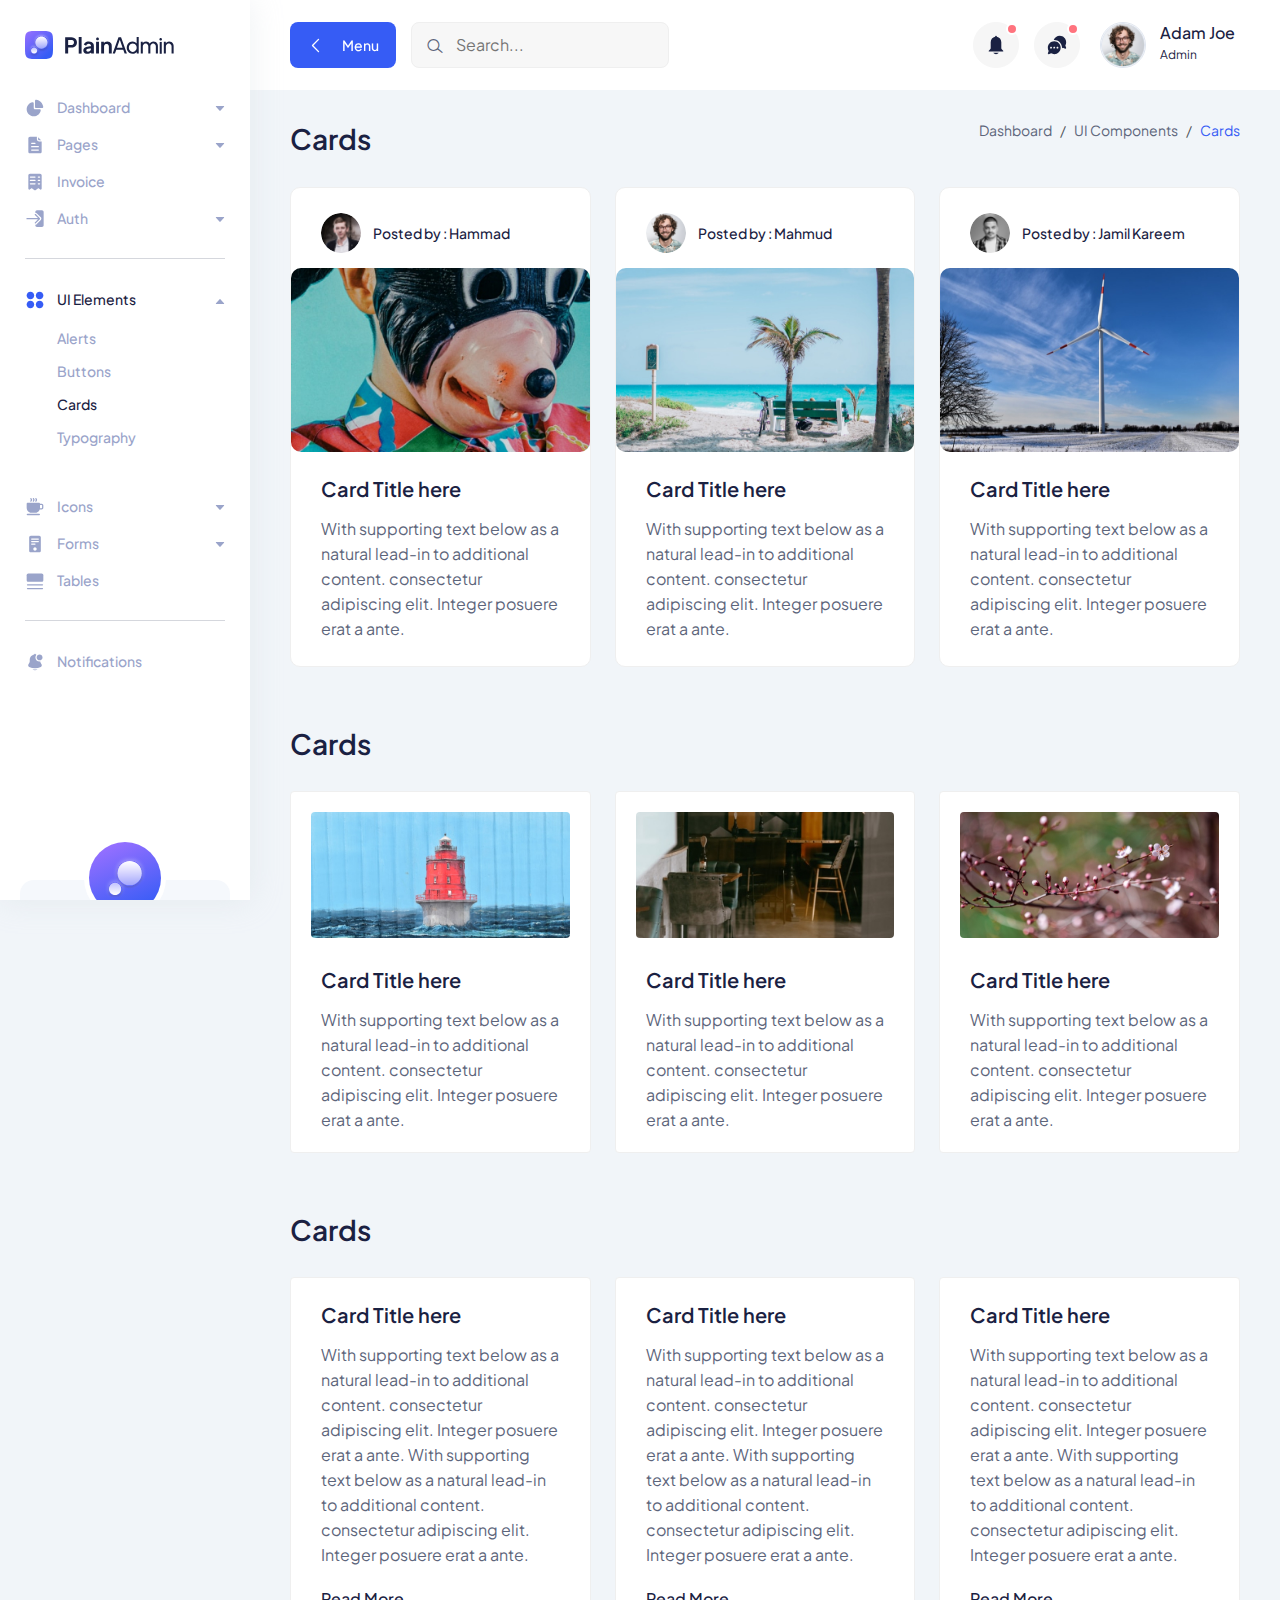
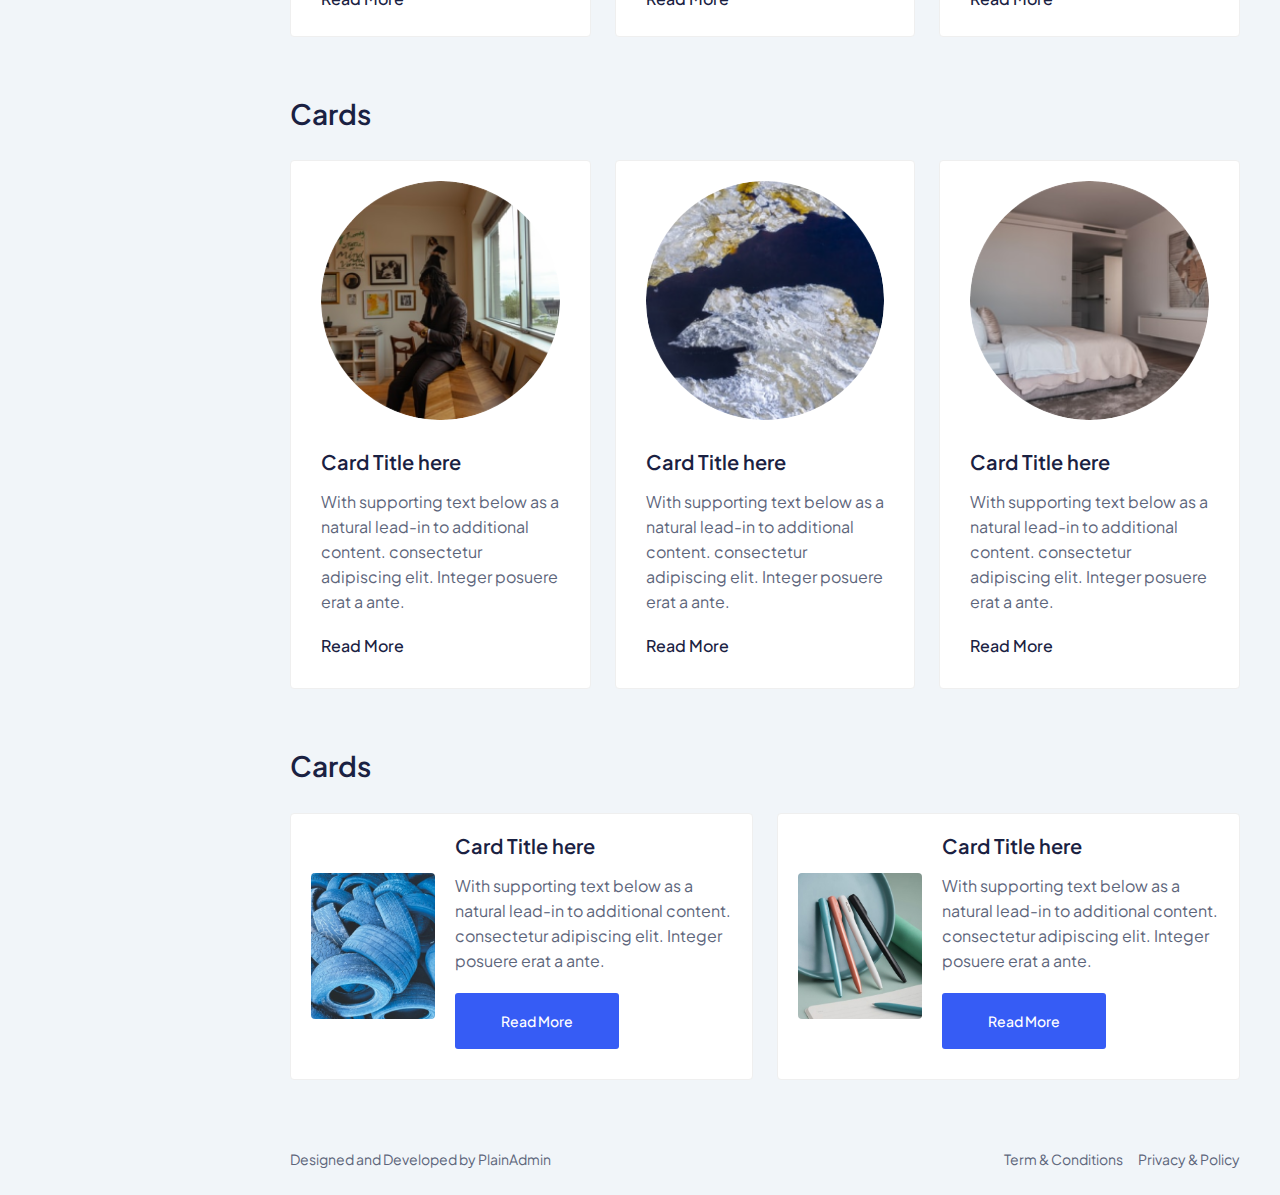
<file: admin/cards.html>
<!DOCTYPE html>
<html lang="en">
  <head>
    <meta charset="UTF-8" />
    <meta http-equiv="X-UA-Compatible" content="IE=edge" />
    <meta name="viewport" content="width=device-width, initial-scale=1.0" />
    <link rel="shortcut icon" href="assets/images/favicon.svg" type="image/x-icon" />
    <title>Cards | PlainAdmin Demo</title>

    <!-- ========== All CSS files linkup ========= -->
    <link rel="stylesheet" href="assets/css/bootstrap.min.css" />
    <link rel="stylesheet" href="assets/css/lineicons.css" />
    <link rel="stylesheet" href="assets/css/materialdesignicons.min.css" />
    <link rel="stylesheet" href="assets/css/fullcalendar.css" />
    <link rel="stylesheet" href="assets/css/main.css" />
  </head>
  <body>
    <!-- ======== Preloader =========== -->
    <div id="preloader">
      <div class="spinner"></div>
    </div>
    <!-- ======== Preloader =========== -->

    <!-- ======== sidebar-nav start =========== -->
    <aside class="sidebar-nav-wrapper">
      <div class="navbar-logo">
        <a href="index.html">
          <img src="assets/images/logo/logo.svg" alt="logo" />
        </a>
      </div>
      <nav class="sidebar-nav">
        <ul>
          <li class="nav-item nav-item-has-children">
            <a
              href="#0"
              class="collapsed"
              data-bs-toggle="collapse"
              data-bs-target="#ddmenu_1"
              aria-controls="ddmenu_1"
              aria-expanded="false"
              aria-label="Toggle navigation"
            >
              <span class="icon">
                <svg width="20" height="20" viewBox="0 0 20 20" fill="none" xmlns="http://www.w3.org/2000/svg">
                  <path
                    d="M8.74999 18.3333C12.2376 18.3333 15.1364 15.8128 15.7244 12.4941C15.8448 11.8143 15.2737 11.25 14.5833 11.25H9.99999C9.30966 11.25 8.74999 10.6903 8.74999 10V5.41666C8.74999 4.7263 8.18563 4.15512 7.50586 4.27556C4.18711 4.86357 1.66666 7.76243 1.66666 11.25C1.66666 15.162 4.83797 18.3333 8.74999 18.3333Z" />
                  <path
                    d="M17.0833 10C17.7737 10 18.3432 9.43708 18.2408 8.75433C17.7005 5.14918 14.8508 2.29947 11.2457 1.75912C10.5629 1.6568 10 2.2263 10 2.91665V9.16666C10 9.62691 10.3731 10 10.8333 10H17.0833Z" />
                </svg>
              </span>
              <span class="text">Dashboard</span>
            </a>
            <ul id="ddmenu_1" class="collapse dropdown-nav">
              <li>
                <a href="index.html"> eCommerce </a>
              </li>
            </ul>
          </li>
          <li class="nav-item nav-item-has-children">
            <a
              href="#0"
              class="collapsed"
              data-bs-toggle="collapse"
              data-bs-target="#ddmenu_2"
              aria-controls="ddmenu_2"
              aria-expanded="false"
              aria-label="Toggle navigation"
            >
              <span class="icon">
                <svg width="20" height="20" viewBox="0 0 20 20" fill="none" xmlns="http://www.w3.org/2000/svg">
                  <path
                    d="M11.8097 1.66667C11.8315 1.66667 11.8533 1.6671 11.875 1.66796V4.16667C11.875 5.43232 12.901 6.45834 14.1667 6.45834H16.6654C16.6663 6.48007 16.6667 6.50186 16.6667 6.5237V16.6667C16.6667 17.5872 15.9205 18.3333 15 18.3333H5.00001C4.07954 18.3333 3.33334 17.5872 3.33334 16.6667V3.33334C3.33334 2.41286 4.07954 1.66667 5.00001 1.66667H11.8097ZM6.66668 7.70834C6.3215 7.70834 6.04168 7.98816 6.04168 8.33334C6.04168 8.67851 6.3215 8.95834 6.66668 8.95834H10C10.3452 8.95834 10.625 8.67851 10.625 8.33334C10.625 7.98816 10.3452 7.70834 10 7.70834H6.66668ZM6.04168 11.6667C6.04168 12.0118 6.3215 12.2917 6.66668 12.2917H13.3333C13.6785 12.2917 13.9583 12.0118 13.9583 11.6667C13.9583 11.3215 13.6785 11.0417 13.3333 11.0417H6.66668C6.3215 11.0417 6.04168 11.3215 6.04168 11.6667ZM6.66668 14.375C6.3215 14.375 6.04168 14.6548 6.04168 15C6.04168 15.3452 6.3215 15.625 6.66668 15.625H13.3333C13.6785 15.625 13.9583 15.3452 13.9583 15C13.9583 14.6548 13.6785 14.375 13.3333 14.375H6.66668Z" />
                  <path
                    d="M13.125 2.29167L16.0417 5.20834H14.1667C13.5913 5.20834 13.125 4.74197 13.125 4.16667V2.29167Z" />
                </svg>
              </span>
              <span class="text">Pages</span>
            </a>
            <ul id="ddmenu_2" class="collapse dropdown-nav">
              <li>
                <a href="settings.html"> Settings </a>
              </li>
              <li>
                <a href="blank-page.html"> Blank Page </a>
              </li>
            </ul>
          </li>
          <li class="nav-item">
            <a href="invoice.html">
              <span class="icon">
                <svg width="20" height="20" viewBox="0 0 20 20" fill="none" xmlns="http://www.w3.org/2000/svg">
                  <path
                    d="M3.33334 3.35442C3.33334 2.4223 4.07954 1.66666 5.00001 1.66666H15C15.9205 1.66666 16.6667 2.4223 16.6667 3.35442V16.8565C16.6667 17.5519 15.8827 17.9489 15.3333 17.5317L13.8333 16.3924C13.537 16.1673 13.1297 16.1673 12.8333 16.3924L10.5 18.1646C10.2037 18.3896 9.79634 18.3896 9.50001 18.1646L7.16668 16.3924C6.87038 16.1673 6.46298 16.1673 6.16668 16.3924L4.66668 17.5317C4.11731 17.9489 3.33334 17.5519 3.33334 16.8565V3.35442ZM4.79168 5.04218C4.79168 5.39173 5.0715 5.6751 5.41668 5.6751H10C10.3452 5.6751 10.625 5.39173 10.625 5.04218C10.625 4.69264 10.3452 4.40927 10 4.40927H5.41668C5.0715 4.40927 4.79168 4.69264 4.79168 5.04218ZM5.41668 7.7848C5.0715 7.7848 4.79168 8.06817 4.79168 8.41774C4.79168 8.76724 5.0715 9.05066 5.41668 9.05066H10C10.3452 9.05066 10.625 8.76724 10.625 8.41774C10.625 8.06817 10.3452 7.7848 10 7.7848H5.41668ZM4.79168 11.7932C4.79168 12.1428 5.0715 12.4262 5.41668 12.4262H10C10.3452 12.4262 10.625 12.1428 10.625 11.7932C10.625 11.4437 10.3452 11.1603 10 11.1603H5.41668C5.0715 11.1603 4.79168 11.4437 4.79168 11.7932ZM13.3333 4.40927C12.9882 4.40927 12.7083 4.69264 12.7083 5.04218C12.7083 5.39173 12.9882 5.6751 13.3333 5.6751H14.5833C14.9285 5.6751 15.2083 5.39173 15.2083 5.04218C15.2083 4.69264 14.9285 4.40927 14.5833 4.40927H13.3333ZM12.7083 8.41774C12.7083 8.76724 12.9882 9.05066 13.3333 9.05066H14.5833C14.9285 9.05066 15.2083 8.76724 15.2083 8.41774C15.2083 8.06817 14.9285 7.7848 14.5833 7.7848H13.3333C12.9882 7.7848 12.7083 8.06817 12.7083 8.41774ZM13.3333 11.1603C12.9882 11.1603 12.7083 11.4437 12.7083 11.7932C12.7083 12.1428 12.9882 12.4262 13.3333 12.4262H14.5833C14.9285 12.4262 15.2083 12.1428 15.2083 11.7932C15.2083 11.4437 14.9285 11.1603 14.5833 11.1603H13.3333Z" />
                </svg>
              </span>
              <span class="text">Invoice</span>
            </a>
          </li>
          <li class="nav-item nav-item-has-children">
            <a
              href="#0"
              class="collapsed"
              data-bs-toggle="collapse"
              data-bs-target="#ddmenu_3"
              aria-controls="ddmenu_3"
              aria-expanded="false"
              aria-label="Toggle navigation"
            >
              <span class="icon">
                <svg width="20" height="20" viewBox="0 0 20 20" fill="none" xmlns="http://www.w3.org/2000/svg">
                  <path
                    d="M14.9211 10.1294C15.1652 9.88534 15.1652 9.48967 14.9211 9.24559L10.7544 5.0789C10.5103 4.83482 10.1147 4.83482 9.87057 5.0789C9.62649 5.32297 9.62649 5.71871 9.87057 5.96278L12.9702 9.06251H1.97916C1.63398 9.06251 1.35416 9.34234 1.35416 9.68751C1.35416 10.0327 1.63398 10.3125 1.97916 10.3125H12.9702L9.87057 13.4123C9.62649 13.6563 9.62649 14.052 9.87057 14.2961C10.1147 14.5402 10.5103 14.5402 10.7544 14.2961L14.9211 10.1294Z" />
                  <path
                    d="M11.6383 15.18L15.805 11.0133C16.5373 10.2811 16.5373 9.09391 15.805 8.36166L11.6383 4.195C11.2722 3.82888 10.7923 3.64582 10.3125 3.64582V3.02082C10.3125 2.10035 11.0587 1.35416 11.9792 1.35416H16.9792C17.8997 1.35416 18.6458 2.10035 18.6458 3.02082V16.3542C18.6458 17.2747 17.8997 18.0208 16.9792 18.0208H11.9792C11.0587 18.0208 10.3125 17.2747 10.3125 16.3542V15.7292C10.7923 15.7292 11.2722 15.5461 11.6383 15.18Z" />
                </svg>
              </span>
              <span class="text">Auth</span>
            </a>
            <ul id="ddmenu_3" class="collapse dropdown-nav">
              <li>
                <a href="signin.html"> Sign In </a>
              </li>
              <li>
                <a href="signup.html"> Sign Up </a>
              </li>
            </ul>
          </li>
          <span class="divider"><hr /></span>
          <li class="nav-item nav-item-has-children">
            <a
              href="#0"
              class=""
              data-bs-toggle="collapse"
              data-bs-target="#ddmenu_4"
              aria-controls="ddmenu_4"
              aria-expanded="true"
              aria-label="Toggle navigation"
            >
              <span class="icon">
                <svg width="20" height="20" viewBox="0 0 20 20" fill="none" xmlns="http://www.w3.org/2000/svg">
                  <path
                    d="M1.66666 5.41669C1.66666 3.34562 3.34559 1.66669 5.41666 1.66669C7.48772 1.66669 9.16666 3.34562 9.16666 5.41669C9.16666 7.48775 7.48772 9.16669 5.41666 9.16669C3.34559 9.16669 1.66666 7.48775 1.66666 5.41669Z" />
                  <path
                    d="M1.66666 14.5834C1.66666 12.5123 3.34559 10.8334 5.41666 10.8334C7.48772 10.8334 9.16666 12.5123 9.16666 14.5834C9.16666 16.6545 7.48772 18.3334 5.41666 18.3334C3.34559 18.3334 1.66666 16.6545 1.66666 14.5834Z" />
                  <path
                    d="M10.8333 5.41669C10.8333 3.34562 12.5123 1.66669 14.5833 1.66669C16.6544 1.66669 18.3333 3.34562 18.3333 5.41669C18.3333 7.48775 16.6544 9.16669 14.5833 9.16669C12.5123 9.16669 10.8333 7.48775 10.8333 5.41669Z" />
                  <path
                    d="M10.8333 14.5834C10.8333 12.5123 12.5123 10.8334 14.5833 10.8334C16.6544 10.8334 18.3333 12.5123 18.3333 14.5834C18.3333 16.6545 16.6544 18.3334 14.5833 18.3334C12.5123 18.3334 10.8333 16.6545 10.8333 14.5834Z" />
                </svg>
              </span>
              <span class="text">UI Elements </span>
            </a>
            <ul id="ddmenu_4" class="collapsed show dropdown-nav">
              <li>
                <a href="alerts.html"> Alerts </a>
              </li>
              <li>
                <a href="buttons.html"> Buttons </a>
              </li>
              <li>
                <a href="cards.html" class="active"> Cards </a>
              </li>
              <li>
                <a href="typography.html"> Typography </a>
              </li>
            </ul>
          </li>
          <li class="nav-item nav-item-has-children">
            <a
              href="#0"
              class="collapsed"
              data-bs-toggle="collapse"
              data-bs-target="#ddmenu_55"
              aria-controls="ddmenu_55"
              aria-expanded="false"
              aria-label="Toggle navigation"
            >
              <span class="icon">
                <svg width="20" height="20" viewBox="0 0 20 20" fill="none" xmlns="http://www.w3.org/2000/svg">
                  <path
                    d="M5.48663 1.1466C5.77383 0.955131 6.16188 1.03274 6.35335 1.31994L6.87852 2.10769C7.20508 2.59755 7.20508 3.23571 6.87852 3.72556L6.35335 4.51331C6.16188 4.80052 5.77383 4.87813 5.48663 4.68666C5.19943 4.49519 5.12182 4.10715 5.31328 3.81994L5.83845 3.03219C5.88511 2.96221 5.88511 2.87105 5.83845 2.80106L5.31328 2.01331C5.12182 1.72611 5.19943 1.33806 5.48663 1.1466Z" />
                  <path
                    d="M2.49999 5.83331C2.03976 5.83331 1.66666 6.2064 1.66666 6.66665V10.8333C1.66666 13.5948 3.90523 15.8333 6.66666 15.8333H9.99999C12.1856 15.8333 14.0436 14.431 14.7235 12.4772C14.8134 12.4922 14.9058 12.5 15 12.5H16.6667C17.5872 12.5 18.3333 11.7538 18.3333 10.8333V8.33331C18.3333 7.41284 17.5872 6.66665 16.6667 6.66665H15C15 6.2064 14.6269 5.83331 14.1667 5.83331H2.49999ZM14.9829 11.2496C14.9942 11.1123 15 10.9735 15 10.8333V7.91665H16.6667C16.8967 7.91665 17.0833 8.10319 17.0833 8.33331V10.8333C17.0833 11.0634 16.8967 11.25 16.6667 11.25H15L14.9898 11.2498L14.9829 11.2496Z" />
                  <path
                    d="M8.85332 1.31994C8.6619 1.03274 8.27383 0.955131 7.98663 1.1466C7.69943 1.33806 7.62182 1.72611 7.81328 2.01331L8.33848 2.80106C8.38507 2.87105 8.38507 2.96221 8.33848 3.03219L7.81328 3.81994C7.62182 4.10715 7.69943 4.49519 7.98663 4.68666C8.27383 4.87813 8.6619 4.80052 8.85332 4.51331L9.37848 3.72556C9.70507 3.23571 9.70507 2.59755 9.37848 2.10769L8.85332 1.31994Z" />
                  <path
                    d="M10.4867 1.1466C10.7738 0.955131 11.1619 1.03274 11.3533 1.31994L11.8785 2.10769C12.2051 2.59755 12.2051 3.23571 11.8785 3.72556L11.3533 4.51331C11.1619 4.80052 10.7738 4.87813 10.4867 4.68666C10.1994 4.49519 10.1218 4.10715 10.3133 3.81994L10.8385 3.03219C10.8851 2.96221 10.8851 2.87105 10.8385 2.80106L10.3133 2.01331C10.1218 1.72611 10.1994 1.33806 10.4867 1.1466Z" />
                  <path
                    d="M2.49999 16.6667C2.03976 16.6667 1.66666 17.0398 1.66666 17.5C1.66666 17.9602 2.03976 18.3334 2.49999 18.3334H14.1667C14.6269 18.3334 15 17.9602 15 17.5C15 17.0398 14.6269 16.6667 14.1667 16.6667H2.49999Z" />
                </svg>
              </span>
              <span class="text">Icons</span>
            </a>
            <ul id="ddmenu_55" class="collapse dropdown-nav">
              <li>
                <a href="icons.html"> LineIcons </a>
              </li>
              <li>
                <a href="mdi-icons.html"> MDI Icons </a>
              </li>
            </ul>
          </li>
          <li class="nav-item nav-item-has-children">
            <a
              href="#0"
              class="collapsed"
              data-bs-toggle="collapse"
              data-bs-target="#ddmenu_5"
              aria-controls="ddmenu_5"
              aria-expanded="false"
              aria-label="Toggle navigation"
            >
              <span class="icon">
                <svg width="20" height="20" viewBox="0 0 20 20" fill="none" xmlns="http://www.w3.org/2000/svg">
                  <path
                    d="M4.16666 3.33335C4.16666 2.41288 4.91285 1.66669 5.83332 1.66669H14.1667C15.0872 1.66669 15.8333 2.41288 15.8333 3.33335V16.6667C15.8333 17.5872 15.0872 18.3334 14.1667 18.3334H5.83332C4.91285 18.3334 4.16666 17.5872 4.16666 16.6667V3.33335ZM6.04166 5.00002C6.04166 5.3452 6.32148 5.62502 6.66666 5.62502H13.3333C13.6785 5.62502 13.9583 5.3452 13.9583 5.00002C13.9583 4.65485 13.6785 4.37502 13.3333 4.37502H6.66666C6.32148 4.37502 6.04166 4.65485 6.04166 5.00002ZM6.66666 6.87502C6.32148 6.87502 6.04166 7.15485 6.04166 7.50002C6.04166 7.8452 6.32148 8.12502 6.66666 8.12502H13.3333C13.6785 8.12502 13.9583 7.8452 13.9583 7.50002C13.9583 7.15485 13.6785 6.87502 13.3333 6.87502H6.66666ZM6.04166 10C6.04166 10.3452 6.32148 10.625 6.66666 10.625H9.99999C10.3452 10.625 10.625 10.3452 10.625 10C10.625 9.65485 10.3452 9.37502 9.99999 9.37502H6.66666C6.32148 9.37502 6.04166 9.65485 6.04166 10ZM9.99999 16.6667C10.9205 16.6667 11.6667 15.9205 11.6667 15C11.6667 14.0795 10.9205 13.3334 9.99999 13.3334C9.07949 13.3334 8.33332 14.0795 8.33332 15C8.33332 15.9205 9.07949 16.6667 9.99999 16.6667Z" />
                </svg>
              </span>
              <span class="text"> Forms </span>
            </a>
            <ul id="ddmenu_5" class="collapse dropdown-nav">
              <li>
                <a href="form-elements.html"> Form Elements </a>
              </li>
            </ul>
          </li>
          <li class="nav-item">
            <a href="tables.html">
              <span class="icon">
                <svg width="20" height="20" viewBox="0 0 20 20" fill="none" xmlns="http://www.w3.org/2000/svg">
                  <path
                    d="M1.66666 4.16667C1.66666 3.24619 2.41285 2.5 3.33332 2.5H16.6667C17.5872 2.5 18.3333 3.24619 18.3333 4.16667V9.16667C18.3333 10.0872 17.5872 10.8333 16.6667 10.8333H3.33332C2.41285 10.8333 1.66666 10.0872 1.66666 9.16667V4.16667Z" />
                  <path
                    d="M1.875 13.75C1.875 13.4048 2.15483 13.125 2.5 13.125H17.5C17.8452 13.125 18.125 13.4048 18.125 13.75C18.125 14.0952 17.8452 14.375 17.5 14.375H2.5C2.15483 14.375 1.875 14.0952 1.875 13.75Z" />
                  <path
                    d="M2.5 16.875C2.15483 16.875 1.875 17.1548 1.875 17.5C1.875 17.8452 2.15483 18.125 2.5 18.125H17.5C17.8452 18.125 18.125 17.8452 18.125 17.5C18.125 17.1548 17.8452 16.875 17.5 16.875H2.5Z" />
                </svg>
              </span>
              <span class="text">Tables</span>
            </a>
          </li>
          <span class="divider"><hr /></span>

          <li class="nav-item">
            <a href="notification.html">
              <span class="icon">
                <svg width="20" height="20" viewBox="0 0 20 20" fill="none" xmlns="http://www.w3.org/2000/svg">
                  <path
                    d="M10.8333 2.50008C10.8333 2.03984 10.4602 1.66675 9.99999 1.66675C9.53975 1.66675 9.16666 2.03984 9.16666 2.50008C9.16666 2.96032 9.53975 3.33341 9.99999 3.33341C10.4602 3.33341 10.8333 2.96032 10.8333 2.50008Z" />
                  <path
                    d="M17.5 5.41673C17.5 7.02756 16.1942 8.33339 14.5833 8.33339C12.9725 8.33339 11.6667 7.02756 11.6667 5.41673C11.6667 3.80589 12.9725 2.50006 14.5833 2.50006C16.1942 2.50006 17.5 3.80589 17.5 5.41673Z" />
                  <path
                    d="M11.4272 2.69637C10.9734 2.56848 10.4947 2.50006 10 2.50006C7.10054 2.50006 4.75003 4.85057 4.75003 7.75006V9.20873C4.75003 9.72814 4.62082 10.2393 4.37404 10.6963L3.36705 12.5611C2.89938 13.4272 3.26806 14.5081 4.16749 14.9078C7.88074 16.5581 12.1193 16.5581 15.8326 14.9078C16.732 14.5081 17.1007 13.4272 16.633 12.5611L15.626 10.6963C15.43 10.3333 15.3081 9.93606 15.2663 9.52773C15.0441 9.56431 14.8159 9.58339 14.5833 9.58339C12.2822 9.58339 10.4167 7.71791 10.4167 5.41673C10.4167 4.37705 10.7975 3.42631 11.4272 2.69637Z" />
                  <path
                    d="M7.48901 17.1925C8.10004 17.8918 8.99841 18.3335 10 18.3335C11.0016 18.3335 11.9 17.8918 12.511 17.1925C10.8482 17.4634 9.15183 17.4634 7.48901 17.1925Z" />
                </svg>
              </span>
              <span class="text">Notifications</span>
            </a>
          </li>
        </ul>
      </nav>
      <div class="promo-box">
        <div class="promo-icon">
          <img class="mx-auto" src="./assets/images/logo/logo-icon-big.svg" alt="Logo">
        </div>
        <h3>Upgrade to PRO</h3>
        <p>Improve your development process and start doing more with PlainAdmin PRO!</p>
        <a href="https://plainadmin.com/pro" target="_blank" rel="nofollow" class="main-btn primary-btn btn-hover">
          Upgrade to PRO
        </a>
      </div>
    </aside>
    <div class="overlay"></div>
    <!-- ======== sidebar-nav end =========== -->

    <!-- ======== main-wrapper start =========== -->
    <main class="main-wrapper">
      <!-- ========== header start ========== -->
      <header class="header">
        <div class="container-fluid">
          <div class="row">
            <div class="col-lg-5 col-md-5 col-6">
              <div class="header-left d-flex align-items-center">
                <div class="menu-toggle-btn mr-15">
                  <button id="menu-toggle" class="main-btn primary-btn btn-hover">
                    <i class="lni lni-chevron-left me-2"></i> Menu
                  </button>
                </div>
                <div class="header-search d-none d-md-flex">
                  <form action="#">
                    <input type="text" placeholder="Search..." />
                    <button><i class="lni lni-search-alt"></i></button>
                  </form>
                </div>
              </div>
            </div>
            <div class="col-lg-7 col-md-7 col-6">
              <div class="header-right">
                <!-- notification start -->
                <div class="notification-box ml-15 d-none d-md-flex">
                  <button class="dropdown-toggle" type="button" id="notification" data-bs-toggle="dropdown"
                    aria-expanded="false">
                    <svg width="22" height="22" viewBox="0 0 22 22" fill="none" xmlns="http://www.w3.org/2000/svg">
                      <path
                        d="M11 20.1667C9.88317 20.1667 8.88718 19.63 8.23901 18.7917H13.761C13.113 19.63 12.1169 20.1667 11 20.1667Z"
                        fill="" />
                      <path
                        d="M10.1157 2.74999C10.1157 2.24374 10.5117 1.83333 11 1.83333C11.4883 1.83333 11.8842 2.24374 11.8842 2.74999V2.82604C14.3932 3.26245 16.3051 5.52474 16.3051 8.24999V14.287C16.3051 14.5301 16.3982 14.7633 16.564 14.9352L18.2029 16.6342C18.4814 16.9229 18.2842 17.4167 17.8903 17.4167H4.10961C3.71574 17.4167 3.5185 16.9229 3.797 16.6342L5.43589 14.9352C5.6017 14.7633 5.69485 14.5301 5.69485 14.287V8.24999C5.69485 5.52474 7.60672 3.26245 10.1157 2.82604V2.74999Z"
                        fill="" />
                    </svg>
                    <span></span>
                  </button>
                  <ul class="dropdown-menu dropdown-menu-end" aria-labelledby="notification">
                    <li>
                      <a href="#0">
                        <div class="image">
                          <img src="assets/images/lead/lead-6.png" alt="" />
                        </div>
                        <div class="content">
                          <h6>
                            John Doe
                            <span class="text-regular">
                              comment on a product.
                            </span>
                          </h6>
                          <p>
                            Lorem ipsum dolor sit amet, consect etur adipiscing
                            elit Vivamus tortor.
                          </p>
                          <span>10 mins ago</span>
                        </div>
                      </a>
                    </li>
                    <li>
                      <a href="#0">
                        <div class="image">
                          <img src="assets/images/lead/lead-1.png" alt="" />
                        </div>
                        <div class="content">
                          <h6>
                            Jonathon
                            <span class="text-regular">
                              like on a product.
                            </span>
                          </h6>
                          <p>
                            Lorem ipsum dolor sit amet, consect etur adipiscing
                            elit Vivamus tortor.
                          </p>
                          <span>10 mins ago</span>
                        </div>
                      </a>
                    </li>
                  </ul>
                </div>
                <!-- notification end -->
                <!-- message start -->
                <div class="header-message-box ml-15 d-none d-md-flex">
                  <button class="dropdown-toggle" type="button" id="message" data-bs-toggle="dropdown"
                    aria-expanded="false">
                    <svg width="22" height="22" viewBox="0 0 22 22" fill="none" xmlns="http://www.w3.org/2000/svg">
                      <path
                        d="M7.74866 5.97421C7.91444 5.96367 8.08162 5.95833 8.25005 5.95833C12.5532 5.95833 16.0417 9.4468 16.0417 13.75C16.0417 13.9184 16.0364 14.0856 16.0259 14.2514C16.3246 14.138 16.6127 14.003 16.8883 13.8482L19.2306 14.629C19.7858 14.8141 20.3141 14.2858 20.129 13.7306L19.3482 11.3882C19.8694 10.4604 20.1667 9.38996 20.1667 8.25C20.1667 4.70617 17.2939 1.83333 13.75 1.83333C11.0077 1.83333 8.66702 3.55376 7.74866 5.97421Z"
                        fill="" />
                      <path
                        d="M14.6667 13.75C14.6667 17.2938 11.7939 20.1667 8.25004 20.1667C7.11011 20.1667 6.03962 19.8694 5.11182 19.3482L2.76946 20.129C2.21421 20.3141 1.68597 19.7858 1.87105 19.2306L2.65184 16.8882C2.13062 15.9604 1.83338 14.89 1.83338 13.75C1.83338 10.2062 4.70622 7.33333 8.25004 7.33333C11.7939 7.33333 14.6667 10.2062 14.6667 13.75ZM5.95838 13.75C5.95838 13.2437 5.54797 12.8333 5.04171 12.8333C4.53545 12.8333 4.12504 13.2437 4.12504 13.75C4.12504 14.2563 4.53545 14.6667 5.04171 14.6667C5.54797 14.6667 5.95838 14.2563 5.95838 13.75ZM9.16671 13.75C9.16671 13.2437 8.7563 12.8333 8.25004 12.8333C7.74379 12.8333 7.33338 13.2437 7.33338 13.75C7.33338 14.2563 7.74379 14.6667 8.25004 14.6667C8.7563 14.6667 9.16671 14.2563 9.16671 13.75ZM11.4584 14.6667C11.9647 14.6667 12.375 14.2563 12.375 13.75C12.375 13.2437 11.9647 12.8333 11.4584 12.8333C10.9521 12.8333 10.5417 13.2437 10.5417 13.75C10.5417 14.2563 10.9521 14.6667 11.4584 14.6667Z"
                        fill="" />
                    </svg>
                    <span></span>
                  </button>
                  <ul class="dropdown-menu dropdown-menu-end" aria-labelledby="message">
                    <li>
                      <a href="#0">
                        <div class="image">
                          <img src="assets/images/lead/lead-5.png" alt="" />
                        </div>
                        <div class="content">
                          <h6>Jacob Jones</h6>
                          <p>Hey!I can across your profile and ...</p>
                          <span>10 mins ago</span>
                        </div>
                      </a>
                    </li>
                    <li>
                      <a href="#0">
                        <div class="image">
                          <img src="assets/images/lead/lead-3.png" alt="" />
                        </div>
                        <div class="content">
                          <h6>John Doe</h6>
                          <p>Would you mind please checking out</p>
                          <span>12 mins ago</span>
                        </div>
                      </a>
                    </li>
                    <li>
                      <a href="#0">
                        <div class="image">
                          <img src="assets/images/lead/lead-2.png" alt="" />
                        </div>
                        <div class="content">
                          <h6>Anee Lee</h6>
                          <p>Hey! are you available for freelance?</p>
                          <span>1h ago</span>
                        </div>
                      </a>
                    </li>
                  </ul>
                </div>
                <!-- message end -->
                <!-- profile start -->
                <div class="profile-box ml-15">
                  <button class="dropdown-toggle bg-transparent border-0" type="button" id="profile"
                    data-bs-toggle="dropdown" aria-expanded="false">
                    <div class="profile-info">
                      <div class="info">
                        <div class="image">
                          <img src="assets/images/profile/profile-image.png" alt="" />
                        </div>
                        <div>
                          <h6 class="fw-500">Adam Joe</h6>
                          <p>Admin</p>
                        </div>
                      </div>
                    </div>
                  </button>
                  <ul class="dropdown-menu dropdown-menu-end" aria-labelledby="profile">
                    <li>
                      <div class="author-info flex items-center !p-1">
                        <div class="image">
                          <img src="assets/images/profile/profile-image.png" alt="image">
                        </div>
                        <div class="content">
                          <h4 class="text-sm">Adam Joe</h4>
                          <a class="text-black/40 dark:text-white/40 hover:text-black dark:hover:text-white text-xs"
                            href="#">Email@gmail.com</a>
                        </div>
                      </div>
                    </li>
                    <li class="divider"></li>
                    <li>
                      <a href="#0">
                        <i class="lni lni-user"></i> View Profile
                      </a>
                    </li>
                    <li>
                      <a href="#0">
                        <i class="lni lni-alarm"></i> Notifications
                      </a>
                    </li>
                    <li>
                      <a href="#0"> <i class="lni lni-inbox"></i> Messages </a>
                    </li>
                    <li>
                      <a href="#0"> <i class="lni lni-cog"></i> Settings </a>
                    </li>
                    <li class="divider"></li>
                    <li>
                      <a href="#0"> <i class="lni lni-exit"></i> Sign Out </a>
                    </li>
                  </ul>
                </div>
                <!-- profile end -->
              </div>
            </div>
          </div>
        </div>
      </header>
      <!-- ========== header end ========== -->

      <!-- ========== card components start ========== -->
      <section class="card-components">
        <div class="container-fluid">
          <!-- ========== title-wrapper start ========== -->
          <div class="title-wrapper pt-30">
            <div class="row align-items-center">
              <div class="col-md-6">
                <div class="title">
                  <h2>Cards</h2>
                </div>
              </div>
              <!-- end col -->
              <div class="col-md-6">
                <div class="breadcrumb-wrapper">
                  <nav aria-label="breadcrumb">
                    <ol class="breadcrumb">
                      <li class="breadcrumb-item">
                        <a href="#0">Dashboard</a>
                      </li>
                      <li class="breadcrumb-item">
                        <a href="#0">UI Components</a>
                      </li>
                      <li class="breadcrumb-item active" aria-current="page">
                        Cards
                      </li>
                    </ol>
                  </nav>
                </div>
              </div>
              <!-- end col -->
            </div>
            <!-- end row -->
          </div>
          <!-- ========== title-wrapper end ========== -->

          <!-- ========== cards-styles start ========== -->
          <div class="cards-styles">
            <!-- ========= card-style-1 start ========= -->
            <div class="row">
              <div class="col-xl-4 col-lg-4 col-md-6 col-sm-6">
                <div class="card-style-1 mb-30">
                  <div class="card-meta">
                    <div class="image">
                      <img src="assets/images/cards/card-style-1/admin-1.png" alt="" />
                    </div>
                    <div class="text">
                      <p class="text-sm text-medium">
                        Posted by : <a href="#0">Hammad</a>
                      </p>
                    </div>
                  </div>
                  <div class="card-image">
                    <a href="#0">
                      <img src="assets/images/cards/card-style-1/card-1.jpg" alt="" />
                    </a>
                  </div>
                  <div class="card-content">
                    <h4><a href="#0"> Card Title here </a></h4>
                    <p>
                      With supporting text below as a natural lead-in to
                      additional content. consectetur adipiscing elit. Integer
                      posuere erat a ante.
                    </p>
                  </div>
                </div>
                <!-- end card-->
              </div>
              <!-- end col -->
              <div class="col-xl-4 col-lg-4 col-md-6 col-sm-6">
                <div class="card-style-1 mb-30">
                  <div class="card-meta">
                    <div class="image">
                      <img src="assets/images/cards/card-style-1/admin-2.png" alt="" />
                    </div>
                    <div class="text">
                      <p class="text-sm text-medium">
                        Posted by : <a href="#0">Mahmud</a>
                      </p>
                    </div>
                  </div>
                  <div class="card-image">
                    <a href="#0">
                      <img src="assets/images/cards/card-style-1/card-2.jpg" alt="" />
                    </a>
                  </div>
                  <div class="card-content">
                    <h4><a href="#0"> Card Title here </a></h4>
                    <p>
                      With supporting text below as a natural lead-in to
                      additional content. consectetur adipiscing elit. Integer
                      posuere erat a ante.
                    </p>
                  </div>
                </div>
                <!-- end card-->
              </div>
              <!-- end col -->
              <div class="col-xl-4 col-lg-4 col-md-6 col-sm-6">
                <div class="card-style-1 mb-30">
                  <div class="card-meta">
                    <div class="image">
                      <img src="assets/images/cards/card-style-1/admin-3.png" alt="" />
                    </div>
                    <div class="text">
                      <p class="text-sm text-medium">
                        Posted by : <a href="#0">Jamil Kareem</a>
                      </p>
                    </div>
                  </div>
                  <div class="card-image">
                    <a href="#0">
                      <img src="assets/images/cards/card-style-1/card-3.jpg" alt="" />
                    </a>
                  </div>
                  <div class="card-content">
                    <h4><a href="#0"> Card Title here </a></h4>
                    <p>
                      With supporting text below as a natural lead-in to
                      additional content. consectetur adipiscing elit. Integer
                      posuere erat a ante.
                    </p>
                  </div>
                </div>
                <!-- end card-->
              </div>
              <!-- end col -->
            </div>
            <!-- end row -->
            <!-- ========= card-style-1 end ========= -->

            <!-- ========= card-style-2 start ========= -->
            <div class="row">
              <div class="col-12">
                <div class="title mt-30 mb-30">
                  <h2>Cards</h2>
                </div>
              </div>
              <!-- end col -->
              <div class="col-xl-4 col-lg-4 col-md-6 col-sm-6">
                <div class="card-style-2 mb-30">
                  <div class="card-image">
                    <a href="#0">
                      <img src="assets/images/cards/card-style-2/card-1.jpg" alt="" />
                    </a>
                  </div>
                  <div class="card-content">
                    <h4><a href="#0">Card Title here </a></h4>
                    <p>
                      With supporting text below as a natural lead-in to
                      additional content. consectetur adipiscing elit. Integer
                      posuere erat a ante.
                    </p>
                  </div>
                </div>
              </div>
              <!-- end col -->
              <div class="col-xl-4 col-lg-4 col-md-6 col-sm-6">
                <div class="card-style-2 mb-30">
                  <div class="card-image">
                    <a href="#0">
                      <img src="assets/images/cards/card-style-2/card-2.jpg" alt="" />
                    </a>
                  </div>
                  <div class="card-content">
                    <h4><a href="#0">Card Title here </a></h4>
                    <p>
                      With supporting text below as a natural lead-in to
                      additional content. consectetur adipiscing elit. Integer
                      posuere erat a ante.
                    </p>
                  </div>
                </div>
              </div>
              <!-- end col -->
              <div class="col-xl-4 col-lg-4 col-md-6 col-sm-6">
                <div class="card-style-2 mb-30">
                  <div class="card-image">
                    <a href="#0">
                      <img src="assets/images/cards/card-style-2/card-3.jpg" alt="" />
                    </a>
                  </div>
                  <div class="card-content">
                    <h4><a href="#0">Card Title here </a></h4>
                    <p>
                      With supporting text below as a natural lead-in to
                      additional content. consectetur adipiscing elit. Integer
                      posuere erat a ante.
                    </p>
                  </div>
                </div>
              </div>
              <!-- end col -->
            </div>
            <!-- end row -->
            <!-- ========= card-style-2 end ========= -->

            <!-- ========= card-style-3 start ========= -->
            <div class="row">
              <div class="col-12">
                <div class="title mt-30 mb-30">
                  <h2>Cards</h2>
                </div>
              </div>
              <!-- end col -->
              <div class="col-xl-4 col-lg-4 col-md-6 col-sm-6">
                <div class="card-style-3 mb-30">
                  <div class="card-content">
                    <h4><a href="#0">Card Title here </a></h4>
                    <p>
                      With supporting text below as a natural lead-in to
                      additional content. consectetur adipiscing elit. Integer
                      posuere erat a ante. With supporting text below as a
                      natural lead-in to additional content. consectetur
                      adipiscing elit. Integer posuere erat a ante.
                    </p>
                    <a href="#0" class="read-more">Read More</a>
                  </div>
                </div>
              </div>
              <!-- end col -->
              <div class="col-xl-4 col-lg-4 col-md-6 col-sm-6">
                <div class="card-style-3 mb-30">
                  <div class="card-content">
                    <h4><a href="#0">Card Title here </a></h4>
                    <p>
                      With supporting text below as a natural lead-in to
                      additional content. consectetur adipiscing elit. Integer
                      posuere erat a ante. With supporting text below as a
                      natural lead-in to additional content. consectetur
                      adipiscing elit. Integer posuere erat a ante.
                    </p>
                    <a href="#0" class="read-more">Read More</a>
                  </div>
                </div>
              </div>
              <!-- end col -->
              <div class="col-xl-4 col-lg-4 col-md-6 col-sm-6">
                <div class="card-style-3 mb-30">
                  <div class="card-content">
                    <h4><a href="#0">Card Title here </a></h4>
                    <p>
                      With supporting text below as a natural lead-in to
                      additional content. consectetur adipiscing elit. Integer
                      posuere erat a ante. With supporting text below as a
                      natural lead-in to additional content. consectetur
                      adipiscing elit. Integer posuere erat a ante.
                    </p>
                    <a href="#0" class="read-more">Read More</a>
                  </div>
                </div>
              </div>
              <!-- end col -->
            </div>
            <!-- end row -->
            <!-- ========= card-style-3 end ========= -->

            <!-- ========= card-style-4 start ========= -->
            <div class="row">
              <div class="col-12">
                <div class="title mt-30 mb-30">
                  <h2>Cards</h2>
                </div>
              </div>
              <!-- end col -->
              <div class="col-xl-4 col-lg-4 col-md-6">
                <div class="card-style-4 mb-30">
                  <div class="card-image">
                    <a href="#0">
                      <img src="assets/images/cards/card-style-4/card-1.png" alt="" />
                    </a>
                  </div>
                  <div class="card-content">
                    <h4><a href="#0">Card Title here </a></h4>
                    <p>
                      With supporting text below as a natural lead-in to
                      additional content. consectetur adipiscing elit. Integer
                      posuere erat a ante.
                    </p>
                    <a href="#0" class="read-more">Read More</a>
                  </div>
                </div>
              </div>
              <!-- end col -->
              <div class="col-xl-4 col-lg-4 col-md-6">
                <div class="card-style-4 mb-30">
                  <div class="card-image">
                    <a href="#0">
                      <img src="assets/images/cards/card-style-4/card-2.png" alt="" />
                    </a>
                  </div>
                  <div class="card-content">
                    <h4><a href="#0">Card Title here </a></h4>
                    <p>
                      With supporting text below as a natural lead-in to
                      additional content. consectetur adipiscing elit. Integer
                      posuere erat a ante.
                    </p>
                    <a href="#0" class="read-more">Read More</a>
                  </div>
                </div>
              </div>
              <!-- end col -->
              <div class="col-xl-4 col-lg-4 col-md-6">
                <div class="card-style-4 mb-30">
                  <div class="card-image">
                    <a href="#0">
                      <img src="assets/images/cards/card-style-4/card-3.png" alt="" />
                    </a>
                  </div>
                  <div class="card-content">
                    <h4><a href="#0">Card Title here </a></h4>
                    <p>
                      With supporting text below as a natural lead-in to
                      additional content. consectetur adipiscing elit. Integer
                      posuere erat a ante.
                    </p>
                    <a href="#0" class="read-more">Read More</a>
                  </div>
                </div>
              </div>
              <!-- end col -->
            </div>
            <!-- end row -->
            <!-- ========= card-style-4 end ========= -->

            <!-- ========= card-style-5 start ========= -->
            <div class="row">
              <div class="col-12">
                <div class="title mt-30 mb-30">
                  <h2>Cards</h2>
                </div>
              </div>
              <!-- end col -->
              <div class="col-xl-6 col-lg-6">
                <div class="card-style-5 mb-30">
                  <div class="card-image">
                    <a href="#0">
                      <img src="assets/images/cards/card-style-5/card-1.jpg" alt="" />
                    </a>
                  </div>
                  <div class="card-content">
                    <h4><a href="#0">Card Title here </a></h4>
                    <p>
                      With supporting text below as a natural lead-in to
                      additional content. consectetur adipiscing elit. Integer
                      posuere erat a ante.
                    </p>
                    <a href="#0" class="main-btn primary-btn btn-hover">Read More</a>
                  </div>
                </div>
                <!-- end card -->
              </div>
              <!-- end col -->
              <div class="col-xl-6 col-lg-6">
                <div class="card-style-5 mb-30">
                  <div class="card-image">
                    <a href="#0">
                      <img src="assets/images/cards/card-style-5/card-2.jpg" alt="" />
                    </a>
                  </div>
                  <div class="card-content">
                    <h4><a href="#0">Card Title here </a></h4>
                    <p>
                      With supporting text below as a natural lead-in to
                      additional content. consectetur adipiscing elit. Integer
                      posuere erat a ante.
                    </p>
                    <a href="#0" class="main-btn primary-btn btn-hover">Read More</a>
                  </div>
                </div>
                <!-- end card -->
              </div>
              <!-- end col -->
            </div>
            <!-- end row -->
            <!-- ========= card-style-5 end ========= -->
          </div>
          <!-- ========== cards-styles end ========== -->
        </div>
        <!-- end container -->
      </section>
      <!-- ========== card components end ========== -->

      <!-- ========== footer start =========== -->
      <footer class="footer">
        <div class="container-fluid">
          <div class="row">
            <div class="col-md-6 order-last order-md-first">
              <div class="copyright text-center text-md-start">
                <p class="text-sm">
                  Designed and Developed by
                  <a href="https://plainadmin.com" rel="nofollow" target="_blank">
                    PlainAdmin
                  </a>
                </p>
              </div>
            </div>
            <!-- end col-->
            <div class="col-md-6">
              <div class="terms d-flex justify-content-center justify-content-md-end">
                <a href="#0" class="text-sm">Term & Conditions</a>
                <a href="#0" class="text-sm ml-15">Privacy & Policy</a>
              </div>
            </div>
          </div>
          <!-- end row -->
        </div>
        <!-- end container -->
      </footer>
      <!-- ========== footer end =========== -->
    </main>
    <!-- ======== main-wrapper end =========== -->

    <!-- ========= All Javascript files linkup ======== -->
    <script src="assets/js/bootstrap.bundle.min.js"></script>
    <script src="assets/js/Chart.min.js"></script>
    <script src="assets/js/dynamic-pie-chart.js"></script>
    <script src="assets/js/moment.min.js"></script>
    <script src="assets/js/fullcalendar.js"></script>
    <script src="assets/js/jvectormap.min.js"></script>
    <script src="assets/js/world-merc.js"></script>
    <script src="assets/js/polyfill.js"></script>
    <script src="assets/js/main.js"></script>
  </body>
</html>
</file>
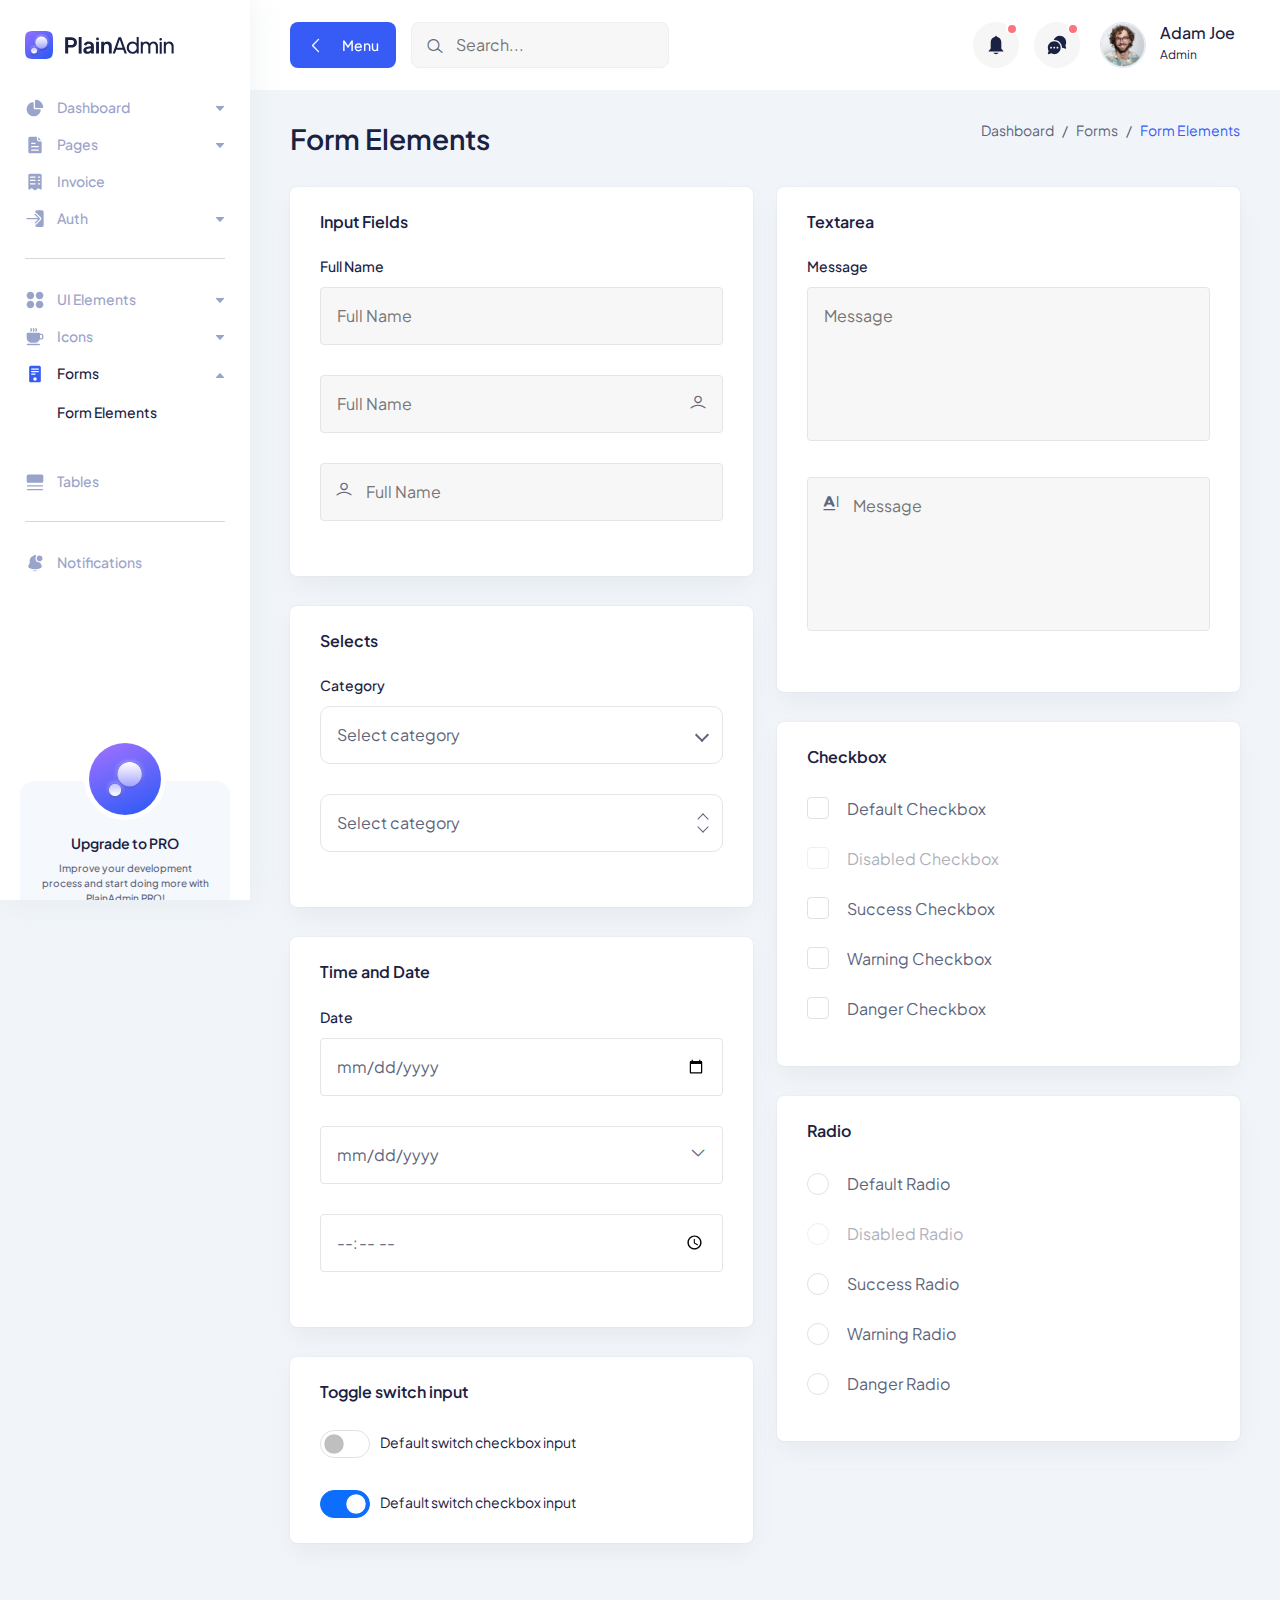
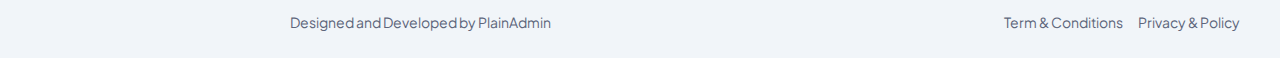
<file: admin/form-elements.html>
<!DOCTYPE html>
<html lang="en">
  <head>
    <meta charset="UTF-8" />
    <meta http-equiv="X-UA-Compatible" content="IE=edge" />
    <meta name="viewport" content="width=device-width, initial-scale=1.0" />
    <link rel="shortcut icon" href="assets/images/favicon.svg" type="image/x-icon" />
    <title>Form Elements | PlainAdmin Demo</title>

    <!-- ========== All CSS files linkup ========= -->
    <link rel="stylesheet" href="assets/css/bootstrap.min.css" />
    <link rel="stylesheet" href="assets/css/lineicons.css" />
    <link rel="stylesheet" href="assets/css/materialdesignicons.min.css" />
    <link rel="stylesheet" href="assets/css/fullcalendar.css" />
    <link rel="stylesheet" href="assets/css/main.css" />
  </head>
  <body>
    <!-- ======== Preloader =========== -->
    <div id="preloader">
      <div class="spinner"></div>
    </div>
    <!-- ======== Preloader =========== -->

    <!-- ======== sidebar-nav start =========== -->
    <aside class="sidebar-nav-wrapper">
      <div class="navbar-logo">
        <a href="index.html">
          <img src="assets/images/logo/logo.svg" alt="logo" />
        </a>
      </div>
      <nav class="sidebar-nav">
        <ul>
          <li class="nav-item nav-item-has-children">
            <a
              href="#0"
              class="collapsed"
              data-bs-toggle="collapse"
              data-bs-target="#ddmenu_1"
              aria-controls="ddmenu_1"
              aria-expanded="false"
              aria-label="Toggle navigation"
            >
              <span class="icon">
                <svg width="20" height="20" viewBox="0 0 20 20" fill="none" xmlns="http://www.w3.org/2000/svg">
                  <path
                    d="M8.74999 18.3333C12.2376 18.3333 15.1364 15.8128 15.7244 12.4941C15.8448 11.8143 15.2737 11.25 14.5833 11.25H9.99999C9.30966 11.25 8.74999 10.6903 8.74999 10V5.41666C8.74999 4.7263 8.18563 4.15512 7.50586 4.27556C4.18711 4.86357 1.66666 7.76243 1.66666 11.25C1.66666 15.162 4.83797 18.3333 8.74999 18.3333Z" />
                  <path
                    d="M17.0833 10C17.7737 10 18.3432 9.43708 18.2408 8.75433C17.7005 5.14918 14.8508 2.29947 11.2457 1.75912C10.5629 1.6568 10 2.2263 10 2.91665V9.16666C10 9.62691 10.3731 10 10.8333 10H17.0833Z" />
                </svg>
              </span>
              <span class="text">Dashboard</span>
            </a>
            <ul id="ddmenu_1" class="collapse dropdown-nav">
              <li>
                <a href="index.html"> eCommerce </a>
              </li>
            </ul>
          </li>
          <li class="nav-item nav-item-has-children">
            <a
              href="#0"
              class="collapsed"
              data-bs-toggle="collapse"
              data-bs-target="#ddmenu_2"
              aria-controls="ddmenu_2"
              aria-expanded="false"
              aria-label="Toggle navigation"
            >
              <span class="icon">
                <svg width="20" height="20" viewBox="0 0 20 20" fill="none" xmlns="http://www.w3.org/2000/svg">
                  <path
                    d="M11.8097 1.66667C11.8315 1.66667 11.8533 1.6671 11.875 1.66796V4.16667C11.875 5.43232 12.901 6.45834 14.1667 6.45834H16.6654C16.6663 6.48007 16.6667 6.50186 16.6667 6.5237V16.6667C16.6667 17.5872 15.9205 18.3333 15 18.3333H5.00001C4.07954 18.3333 3.33334 17.5872 3.33334 16.6667V3.33334C3.33334 2.41286 4.07954 1.66667 5.00001 1.66667H11.8097ZM6.66668 7.70834C6.3215 7.70834 6.04168 7.98816 6.04168 8.33334C6.04168 8.67851 6.3215 8.95834 6.66668 8.95834H10C10.3452 8.95834 10.625 8.67851 10.625 8.33334C10.625 7.98816 10.3452 7.70834 10 7.70834H6.66668ZM6.04168 11.6667C6.04168 12.0118 6.3215 12.2917 6.66668 12.2917H13.3333C13.6785 12.2917 13.9583 12.0118 13.9583 11.6667C13.9583 11.3215 13.6785 11.0417 13.3333 11.0417H6.66668C6.3215 11.0417 6.04168 11.3215 6.04168 11.6667ZM6.66668 14.375C6.3215 14.375 6.04168 14.6548 6.04168 15C6.04168 15.3452 6.3215 15.625 6.66668 15.625H13.3333C13.6785 15.625 13.9583 15.3452 13.9583 15C13.9583 14.6548 13.6785 14.375 13.3333 14.375H6.66668Z" />
                  <path
                    d="M13.125 2.29167L16.0417 5.20834H14.1667C13.5913 5.20834 13.125 4.74197 13.125 4.16667V2.29167Z" />
                </svg>
              </span>
              <span class="text">Pages</span>
            </a>
            <ul id="ddmenu_2" class="collapse dropdown-nav">
              <li>
                <a href="settings.html"> Settings </a>
              </li>
              <li>
                <a href="blank-page.html"> Blank Page </a>
              </li>
            </ul>
          </li>
          <li class="nav-item">
            <a href="invoice.html">
              <span class="icon">
                <svg width="20" height="20" viewBox="0 0 20 20" fill="none" xmlns="http://www.w3.org/2000/svg">
                  <path
                    d="M3.33334 3.35442C3.33334 2.4223 4.07954 1.66666 5.00001 1.66666H15C15.9205 1.66666 16.6667 2.4223 16.6667 3.35442V16.8565C16.6667 17.5519 15.8827 17.9489 15.3333 17.5317L13.8333 16.3924C13.537 16.1673 13.1297 16.1673 12.8333 16.3924L10.5 18.1646C10.2037 18.3896 9.79634 18.3896 9.50001 18.1646L7.16668 16.3924C6.87038 16.1673 6.46298 16.1673 6.16668 16.3924L4.66668 17.5317C4.11731 17.9489 3.33334 17.5519 3.33334 16.8565V3.35442ZM4.79168 5.04218C4.79168 5.39173 5.0715 5.6751 5.41668 5.6751H10C10.3452 5.6751 10.625 5.39173 10.625 5.04218C10.625 4.69264 10.3452 4.40927 10 4.40927H5.41668C5.0715 4.40927 4.79168 4.69264 4.79168 5.04218ZM5.41668 7.7848C5.0715 7.7848 4.79168 8.06817 4.79168 8.41774C4.79168 8.76724 5.0715 9.05066 5.41668 9.05066H10C10.3452 9.05066 10.625 8.76724 10.625 8.41774C10.625 8.06817 10.3452 7.7848 10 7.7848H5.41668ZM4.79168 11.7932C4.79168 12.1428 5.0715 12.4262 5.41668 12.4262H10C10.3452 12.4262 10.625 12.1428 10.625 11.7932C10.625 11.4437 10.3452 11.1603 10 11.1603H5.41668C5.0715 11.1603 4.79168 11.4437 4.79168 11.7932ZM13.3333 4.40927C12.9882 4.40927 12.7083 4.69264 12.7083 5.04218C12.7083 5.39173 12.9882 5.6751 13.3333 5.6751H14.5833C14.9285 5.6751 15.2083 5.39173 15.2083 5.04218C15.2083 4.69264 14.9285 4.40927 14.5833 4.40927H13.3333ZM12.7083 8.41774C12.7083 8.76724 12.9882 9.05066 13.3333 9.05066H14.5833C14.9285 9.05066 15.2083 8.76724 15.2083 8.41774C15.2083 8.06817 14.9285 7.7848 14.5833 7.7848H13.3333C12.9882 7.7848 12.7083 8.06817 12.7083 8.41774ZM13.3333 11.1603C12.9882 11.1603 12.7083 11.4437 12.7083 11.7932C12.7083 12.1428 12.9882 12.4262 13.3333 12.4262H14.5833C14.9285 12.4262 15.2083 12.1428 15.2083 11.7932C15.2083 11.4437 14.9285 11.1603 14.5833 11.1603H13.3333Z" />
                </svg>
              </span>
              <span class="text">Invoice</span>
            </a>
          </li>
          <li class="nav-item nav-item-has-children">
            <a
              href="#0"
              class="collapsed"
              data-bs-toggle="collapse"
              data-bs-target="#ddmenu_3"
              aria-controls="ddmenu_3"
              aria-expanded="false"
              aria-label="Toggle navigation"
            >
              <span class="icon">
                <svg width="20" height="20" viewBox="0 0 20 20" fill="none" xmlns="http://www.w3.org/2000/svg">
                  <path
                    d="M14.9211 10.1294C15.1652 9.88534 15.1652 9.48967 14.9211 9.24559L10.7544 5.0789C10.5103 4.83482 10.1147 4.83482 9.87057 5.0789C9.62649 5.32297 9.62649 5.71871 9.87057 5.96278L12.9702 9.06251H1.97916C1.63398 9.06251 1.35416 9.34234 1.35416 9.68751C1.35416 10.0327 1.63398 10.3125 1.97916 10.3125H12.9702L9.87057 13.4123C9.62649 13.6563 9.62649 14.052 9.87057 14.2961C10.1147 14.5402 10.5103 14.5402 10.7544 14.2961L14.9211 10.1294Z" />
                  <path
                    d="M11.6383 15.18L15.805 11.0133C16.5373 10.2811 16.5373 9.09391 15.805 8.36166L11.6383 4.195C11.2722 3.82888 10.7923 3.64582 10.3125 3.64582V3.02082C10.3125 2.10035 11.0587 1.35416 11.9792 1.35416H16.9792C17.8997 1.35416 18.6458 2.10035 18.6458 3.02082V16.3542C18.6458 17.2747 17.8997 18.0208 16.9792 18.0208H11.9792C11.0587 18.0208 10.3125 17.2747 10.3125 16.3542V15.7292C10.7923 15.7292 11.2722 15.5461 11.6383 15.18Z" />
                </svg>
              </span>
              <span class="text">Auth</span>
            </a>
            <ul id="ddmenu_3" class="collapse dropdown-nav">
              <li>
                <a href="signin.html"> Sign In </a>
              </li>
              <li>
                <a href="signup.html"> Sign Up </a>
              </li>
            </ul>
          </li>
          <span class="divider"><hr /></span>
          <li class="nav-item nav-item-has-children">
            <a
              href="#0"
              class="collapsed"
              data-bs-toggle="collapse"
              data-bs-target="#ddmenu_4"
              aria-controls="ddmenu_4"
              aria-expanded="false"
              aria-label="Toggle navigation"
            >
              <span class="icon">
                <svg width="20" height="20" viewBox="0 0 20 20" fill="none" xmlns="http://www.w3.org/2000/svg">
                  <path
                    d="M1.66666 5.41669C1.66666 3.34562 3.34559 1.66669 5.41666 1.66669C7.48772 1.66669 9.16666 3.34562 9.16666 5.41669C9.16666 7.48775 7.48772 9.16669 5.41666 9.16669C3.34559 9.16669 1.66666 7.48775 1.66666 5.41669Z" />
                  <path
                    d="M1.66666 14.5834C1.66666 12.5123 3.34559 10.8334 5.41666 10.8334C7.48772 10.8334 9.16666 12.5123 9.16666 14.5834C9.16666 16.6545 7.48772 18.3334 5.41666 18.3334C3.34559 18.3334 1.66666 16.6545 1.66666 14.5834Z" />
                  <path
                    d="M10.8333 5.41669C10.8333 3.34562 12.5123 1.66669 14.5833 1.66669C16.6544 1.66669 18.3333 3.34562 18.3333 5.41669C18.3333 7.48775 16.6544 9.16669 14.5833 9.16669C12.5123 9.16669 10.8333 7.48775 10.8333 5.41669Z" />
                  <path
                    d="M10.8333 14.5834C10.8333 12.5123 12.5123 10.8334 14.5833 10.8334C16.6544 10.8334 18.3333 12.5123 18.3333 14.5834C18.3333 16.6545 16.6544 18.3334 14.5833 18.3334C12.5123 18.3334 10.8333 16.6545 10.8333 14.5834Z" />
                </svg>
              </span>
              <span class="text">UI Elements </span>
            </a>
            <ul id="ddmenu_4" class="collapse dropdown-nav">
              <li>
                <a href="alerts.html"> Alerts </a>
              </li>
              <li>
                <a href="buttons.html"> Buttons </a>
              </li>
              <li>
                <a href="cards.html"> Cards </a>
              </li>
              <li>
                <a href="modals.html">
                  <span class="text">
                    Modals <span class="pro-badge">Pro</span>
                  </span>
                </a>
              </li>
              <li>
                <a href="typography.html"> Typography </a>
              </li>
            </ul>
          </li>
          <li class="nav-item nav-item-has-children">
            <a
              href="#0"
              class="collapsed"
              data-bs-toggle="collapse"
              data-bs-target="#ddmenu_55"
              aria-controls="ddmenu_55"
              aria-expanded="false"
              aria-label="Toggle navigation"
            >
              <span class="icon">
                <svg width="20" height="20" viewBox="0 0 20 20" fill="none" xmlns="http://www.w3.org/2000/svg">
                  <path
                    d="M5.48663 1.1466C5.77383 0.955131 6.16188 1.03274 6.35335 1.31994L6.87852 2.10769C7.20508 2.59755 7.20508 3.23571 6.87852 3.72556L6.35335 4.51331C6.16188 4.80052 5.77383 4.87813 5.48663 4.68666C5.19943 4.49519 5.12182 4.10715 5.31328 3.81994L5.83845 3.03219C5.88511 2.96221 5.88511 2.87105 5.83845 2.80106L5.31328 2.01331C5.12182 1.72611 5.19943 1.33806 5.48663 1.1466Z" />
                  <path
                    d="M2.49999 5.83331C2.03976 5.83331 1.66666 6.2064 1.66666 6.66665V10.8333C1.66666 13.5948 3.90523 15.8333 6.66666 15.8333H9.99999C12.1856 15.8333 14.0436 14.431 14.7235 12.4772C14.8134 12.4922 14.9058 12.5 15 12.5H16.6667C17.5872 12.5 18.3333 11.7538 18.3333 10.8333V8.33331C18.3333 7.41284 17.5872 6.66665 16.6667 6.66665H15C15 6.2064 14.6269 5.83331 14.1667 5.83331H2.49999ZM14.9829 11.2496C14.9942 11.1123 15 10.9735 15 10.8333V7.91665H16.6667C16.8967 7.91665 17.0833 8.10319 17.0833 8.33331V10.8333C17.0833 11.0634 16.8967 11.25 16.6667 11.25H15L14.9898 11.2498L14.9829 11.2496Z" />
                  <path
                    d="M8.85332 1.31994C8.6619 1.03274 8.27383 0.955131 7.98663 1.1466C7.69943 1.33806 7.62182 1.72611 7.81328 2.01331L8.33848 2.80106C8.38507 2.87105 8.38507 2.96221 8.33848 3.03219L7.81328 3.81994C7.62182 4.10715 7.69943 4.49519 7.98663 4.68666C8.27383 4.87813 8.6619 4.80052 8.85332 4.51331L9.37848 3.72556C9.70507 3.23571 9.70507 2.59755 9.37848 2.10769L8.85332 1.31994Z" />
                  <path
                    d="M10.4867 1.1466C10.7738 0.955131 11.1619 1.03274 11.3533 1.31994L11.8785 2.10769C12.2051 2.59755 12.2051 3.23571 11.8785 3.72556L11.3533 4.51331C11.1619 4.80052 10.7738 4.87813 10.4867 4.68666C10.1994 4.49519 10.1218 4.10715 10.3133 3.81994L10.8385 3.03219C10.8851 2.96221 10.8851 2.87105 10.8385 2.80106L10.3133 2.01331C10.1218 1.72611 10.1994 1.33806 10.4867 1.1466Z" />
                  <path
                    d="M2.49999 16.6667C2.03976 16.6667 1.66666 17.0398 1.66666 17.5C1.66666 17.9602 2.03976 18.3334 2.49999 18.3334H14.1667C14.6269 18.3334 15 17.9602 15 17.5C15 17.0398 14.6269 16.6667 14.1667 16.6667H2.49999Z" />
                </svg>
              </span>
              <span class="text">Icons</span>
            </a>
            <ul id="ddmenu_55" class="collapse dropdown-nav">
              <li>
                <a href="icons.html"> LineIcons </a>
              </li>
              <li>
                <a href="mdi-icons.html"> MDI Icons </a>
              </li>
            </ul>
          </li>
          <li class="nav-item nav-item-has-children">
            <a
              href="#0"
              class=""
              data-bs-toggle="collapse"
              data-bs-target="#ddmenu_5"
              aria-controls="ddmenu_5"
              aria-expanded="true"
              aria-label="Toggle navigation"
            >
              <span class="icon">
                <svg width="20" height="20" viewBox="0 0 20 20" fill="none" xmlns="http://www.w3.org/2000/svg">
                  <path
                    d="M4.16666 3.33335C4.16666 2.41288 4.91285 1.66669 5.83332 1.66669H14.1667C15.0872 1.66669 15.8333 2.41288 15.8333 3.33335V16.6667C15.8333 17.5872 15.0872 18.3334 14.1667 18.3334H5.83332C4.91285 18.3334 4.16666 17.5872 4.16666 16.6667V3.33335ZM6.04166 5.00002C6.04166 5.3452 6.32148 5.62502 6.66666 5.62502H13.3333C13.6785 5.62502 13.9583 5.3452 13.9583 5.00002C13.9583 4.65485 13.6785 4.37502 13.3333 4.37502H6.66666C6.32148 4.37502 6.04166 4.65485 6.04166 5.00002ZM6.66666 6.87502C6.32148 6.87502 6.04166 7.15485 6.04166 7.50002C6.04166 7.8452 6.32148 8.12502 6.66666 8.12502H13.3333C13.6785 8.12502 13.9583 7.8452 13.9583 7.50002C13.9583 7.15485 13.6785 6.87502 13.3333 6.87502H6.66666ZM6.04166 10C6.04166 10.3452 6.32148 10.625 6.66666 10.625H9.99999C10.3452 10.625 10.625 10.3452 10.625 10C10.625 9.65485 10.3452 9.37502 9.99999 9.37502H6.66666C6.32148 9.37502 6.04166 9.65485 6.04166 10ZM9.99999 16.6667C10.9205 16.6667 11.6667 15.9205 11.6667 15C11.6667 14.0795 10.9205 13.3334 9.99999 13.3334C9.07949 13.3334 8.33332 14.0795 8.33332 15C8.33332 15.9205 9.07949 16.6667 9.99999 16.6667Z" />
                </svg>
              </span>
              <span class="text"> Forms </span>
            </a>
            <ul id="ddmenu_5" class="collapsed show dropdown-nav">
              <li>
                <a href="form-elements.html" class="active"> Form Elements </a>
              </li>
            </ul>
          </li>
          <li class="nav-item">
            <a href="tables.html">
              <span class="icon">
                <svg width="20" height="20" viewBox="0 0 20 20" fill="none" xmlns="http://www.w3.org/2000/svg">
                  <path
                    d="M1.66666 4.16667C1.66666 3.24619 2.41285 2.5 3.33332 2.5H16.6667C17.5872 2.5 18.3333 3.24619 18.3333 4.16667V9.16667C18.3333 10.0872 17.5872 10.8333 16.6667 10.8333H3.33332C2.41285 10.8333 1.66666 10.0872 1.66666 9.16667V4.16667Z" />
                  <path
                    d="M1.875 13.75C1.875 13.4048 2.15483 13.125 2.5 13.125H17.5C17.8452 13.125 18.125 13.4048 18.125 13.75C18.125 14.0952 17.8452 14.375 17.5 14.375H2.5C2.15483 14.375 1.875 14.0952 1.875 13.75Z" />
                  <path
                    d="M2.5 16.875C2.15483 16.875 1.875 17.1548 1.875 17.5C1.875 17.8452 2.15483 18.125 2.5 18.125H17.5C17.8452 18.125 18.125 17.8452 18.125 17.5C18.125 17.1548 17.8452 16.875 17.5 16.875H2.5Z" />
                </svg>
              </span>
              <span class="text">Tables</span>
            </a>
          </li>
          <span class="divider"><hr /></span>

          <li class="nav-item">
            <a href="notification.html">
              <span class="icon">
                <svg width="20" height="20" viewBox="0 0 20 20" fill="none" xmlns="http://www.w3.org/2000/svg">
                  <path
                    d="M10.8333 2.50008C10.8333 2.03984 10.4602 1.66675 9.99999 1.66675C9.53975 1.66675 9.16666 2.03984 9.16666 2.50008C9.16666 2.96032 9.53975 3.33341 9.99999 3.33341C10.4602 3.33341 10.8333 2.96032 10.8333 2.50008Z" />
                  <path
                    d="M17.5 5.41673C17.5 7.02756 16.1942 8.33339 14.5833 8.33339C12.9725 8.33339 11.6667 7.02756 11.6667 5.41673C11.6667 3.80589 12.9725 2.50006 14.5833 2.50006C16.1942 2.50006 17.5 3.80589 17.5 5.41673Z" />
                  <path
                    d="M11.4272 2.69637C10.9734 2.56848 10.4947 2.50006 10 2.50006C7.10054 2.50006 4.75003 4.85057 4.75003 7.75006V9.20873C4.75003 9.72814 4.62082 10.2393 4.37404 10.6963L3.36705 12.5611C2.89938 13.4272 3.26806 14.5081 4.16749 14.9078C7.88074 16.5581 12.1193 16.5581 15.8326 14.9078C16.732 14.5081 17.1007 13.4272 16.633 12.5611L15.626 10.6963C15.43 10.3333 15.3081 9.93606 15.2663 9.52773C15.0441 9.56431 14.8159 9.58339 14.5833 9.58339C12.2822 9.58339 10.4167 7.71791 10.4167 5.41673C10.4167 4.37705 10.7975 3.42631 11.4272 2.69637Z" />
                  <path
                    d="M7.48901 17.1925C8.10004 17.8918 8.99841 18.3335 10 18.3335C11.0016 18.3335 11.9 17.8918 12.511 17.1925C10.8482 17.4634 9.15183 17.4634 7.48901 17.1925Z" />
                </svg>
              </span>
              <span class="text">Notifications</span>
            </a>
          </li>
        </ul>
      </nav>
      <div class="promo-box">
        <div class="promo-icon">
          <img class="mx-auto" src="./assets/images/logo/logo-icon-big.svg" alt="Logo">
        </div>
        <h3>Upgrade to PRO</h3>
        <p>Improve your development process and start doing more with PlainAdmin PRO!</p>
        <a href="https://plainadmin.com/pro" target="_blank" rel="nofollow" class="main-btn primary-btn btn-hover">
          Upgrade to PRO
        </a>
      </div>
    </aside>
    <div class="overlay"></div>
    <!-- ======== sidebar-nav end =========== -->

    <!-- ======== main-wrapper start =========== -->
    <main class="main-wrapper">
      <!-- ========== header start ========== -->
      <header class="header">
        <div class="container-fluid">
          <div class="row">
            <div class="col-lg-5 col-md-5 col-6">
              <div class="header-left d-flex align-items-center">
                <div class="menu-toggle-btn mr-15">
                  <button id="menu-toggle" class="main-btn primary-btn btn-hover">
                    <i class="lni lni-chevron-left me-2"></i> Menu
                  </button>
                </div>
                <div class="header-search d-none d-md-flex">
                  <form action="#">
                    <input type="text" placeholder="Search..." />
                    <button><i class="lni lni-search-alt"></i></button>
                  </form>
                </div>
              </div>
            </div>
            <div class="col-lg-7 col-md-7 col-6">
              <div class="header-right">
                <!-- notification start -->
                <div class="notification-box ml-15 d-none d-md-flex">
                  <button class="dropdown-toggle" type="button" id="notification" data-bs-toggle="dropdown"
                    aria-expanded="false">
                    <svg width="22" height="22" viewBox="0 0 22 22" fill="none" xmlns="http://www.w3.org/2000/svg">
                      <path
                        d="M11 20.1667C9.88317 20.1667 8.88718 19.63 8.23901 18.7917H13.761C13.113 19.63 12.1169 20.1667 11 20.1667Z"
                        fill="" />
                      <path
                        d="M10.1157 2.74999C10.1157 2.24374 10.5117 1.83333 11 1.83333C11.4883 1.83333 11.8842 2.24374 11.8842 2.74999V2.82604C14.3932 3.26245 16.3051 5.52474 16.3051 8.24999V14.287C16.3051 14.5301 16.3982 14.7633 16.564 14.9352L18.2029 16.6342C18.4814 16.9229 18.2842 17.4167 17.8903 17.4167H4.10961C3.71574 17.4167 3.5185 16.9229 3.797 16.6342L5.43589 14.9352C5.6017 14.7633 5.69485 14.5301 5.69485 14.287V8.24999C5.69485 5.52474 7.60672 3.26245 10.1157 2.82604V2.74999Z"
                        fill="" />
                    </svg>
                    <span></span>
                  </button>
                  <ul class="dropdown-menu dropdown-menu-end" aria-labelledby="notification">
                    <li>
                      <a href="#0">
                        <div class="image">
                          <img src="assets/images/lead/lead-6.png" alt="" />
                        </div>
                        <div class="content">
                          <h6>
                            John Doe
                            <span class="text-regular">
                              comment on a product.
                            </span>
                          </h6>
                          <p>
                            Lorem ipsum dolor sit amet, consect etur adipiscing
                            elit Vivamus tortor.
                          </p>
                          <span>10 mins ago</span>
                        </div>
                      </a>
                    </li>
                    <li>
                      <a href="#0">
                        <div class="image">
                          <img src="assets/images/lead/lead-1.png" alt="" />
                        </div>
                        <div class="content">
                          <h6>
                            Jonathon
                            <span class="text-regular">
                              like on a product.
                            </span>
                          </h6>
                          <p>
                            Lorem ipsum dolor sit amet, consect etur adipiscing
                            elit Vivamus tortor.
                          </p>
                          <span>10 mins ago</span>
                        </div>
                      </a>
                    </li>
                  </ul>
                </div>
                <!-- notification end -->
                <!-- message start -->
                <div class="header-message-box ml-15 d-none d-md-flex">
                  <button class="dropdown-toggle" type="button" id="message" data-bs-toggle="dropdown"
                    aria-expanded="false">
                    <svg width="22" height="22" viewBox="0 0 22 22" fill="none" xmlns="http://www.w3.org/2000/svg">
                      <path
                        d="M7.74866 5.97421C7.91444 5.96367 8.08162 5.95833 8.25005 5.95833C12.5532 5.95833 16.0417 9.4468 16.0417 13.75C16.0417 13.9184 16.0364 14.0856 16.0259 14.2514C16.3246 14.138 16.6127 14.003 16.8883 13.8482L19.2306 14.629C19.7858 14.8141 20.3141 14.2858 20.129 13.7306L19.3482 11.3882C19.8694 10.4604 20.1667 9.38996 20.1667 8.25C20.1667 4.70617 17.2939 1.83333 13.75 1.83333C11.0077 1.83333 8.66702 3.55376 7.74866 5.97421Z"
                        fill="" />
                      <path
                        d="M14.6667 13.75C14.6667 17.2938 11.7939 20.1667 8.25004 20.1667C7.11011 20.1667 6.03962 19.8694 5.11182 19.3482L2.76946 20.129C2.21421 20.3141 1.68597 19.7858 1.87105 19.2306L2.65184 16.8882C2.13062 15.9604 1.83338 14.89 1.83338 13.75C1.83338 10.2062 4.70622 7.33333 8.25004 7.33333C11.7939 7.33333 14.6667 10.2062 14.6667 13.75ZM5.95838 13.75C5.95838 13.2437 5.54797 12.8333 5.04171 12.8333C4.53545 12.8333 4.12504 13.2437 4.12504 13.75C4.12504 14.2563 4.53545 14.6667 5.04171 14.6667C5.54797 14.6667 5.95838 14.2563 5.95838 13.75ZM9.16671 13.75C9.16671 13.2437 8.7563 12.8333 8.25004 12.8333C7.74379 12.8333 7.33338 13.2437 7.33338 13.75C7.33338 14.2563 7.74379 14.6667 8.25004 14.6667C8.7563 14.6667 9.16671 14.2563 9.16671 13.75ZM11.4584 14.6667C11.9647 14.6667 12.375 14.2563 12.375 13.75C12.375 13.2437 11.9647 12.8333 11.4584 12.8333C10.9521 12.8333 10.5417 13.2437 10.5417 13.75C10.5417 14.2563 10.9521 14.6667 11.4584 14.6667Z"
                        fill="" />
                    </svg>
                    <span></span>
                  </button>
                  <ul class="dropdown-menu dropdown-menu-end" aria-labelledby="message">
                    <li>
                      <a href="#0">
                        <div class="image">
                          <img src="assets/images/lead/lead-5.png" alt="" />
                        </div>
                        <div class="content">
                          <h6>Jacob Jones</h6>
                          <p>Hey!I can across your profile and ...</p>
                          <span>10 mins ago</span>
                        </div>
                      </a>
                    </li>
                    <li>
                      <a href="#0">
                        <div class="image">
                          <img src="assets/images/lead/lead-3.png" alt="" />
                        </div>
                        <div class="content">
                          <h6>John Doe</h6>
                          <p>Would you mind please checking out</p>
                          <span>12 mins ago</span>
                        </div>
                      </a>
                    </li>
                    <li>
                      <a href="#0">
                        <div class="image">
                          <img src="assets/images/lead/lead-2.png" alt="" />
                        </div>
                        <div class="content">
                          <h6>Anee Lee</h6>
                          <p>Hey! are you available for freelance?</p>
                          <span>1h ago</span>
                        </div>
                      </a>
                    </li>
                  </ul>
                </div>
                <!-- message end -->
                <!-- profile start -->
                <div class="profile-box ml-15">
                  <button class="dropdown-toggle bg-transparent border-0" type="button" id="profile"
                    data-bs-toggle="dropdown" aria-expanded="false">
                    <div class="profile-info">
                      <div class="info">
                        <div class="image">
                          <img src="assets/images/profile/profile-image.png" alt="" />
                        </div>
                        <div>
                          <h6 class="fw-500">Adam Joe</h6>
                          <p>Admin</p>
                        </div>
                      </div>
                    </div>
                  </button>
                  <ul class="dropdown-menu dropdown-menu-end" aria-labelledby="profile">
                    <li>
                      <div class="author-info flex items-center !p-1">
                        <div class="image">
                          <img src="assets/images/profile/profile-image.png" alt="image">
                        </div>
                        <div class="content">
                          <h4 class="text-sm">Adam Joe</h4>
                          <a class="text-black/40 dark:text-white/40 hover:text-black dark:hover:text-white text-xs"
                            href="#">Email@gmail.com</a>
                        </div>
                      </div>
                    </li>
                    <li class="divider"></li>
                    <li>
                      <a href="#0">
                        <i class="lni lni-user"></i> View Profile
                      </a>
                    </li>
                    <li>
                      <a href="#0">
                        <i class="lni lni-alarm"></i> Notifications
                      </a>
                    </li>
                    <li>
                      <a href="#0"> <i class="lni lni-inbox"></i> Messages </a>
                    </li>
                    <li>
                      <a href="#0"> <i class="lni lni-cog"></i> Settings </a>
                    </li>
                    <li class="divider"></li>
                    <li>
                      <a href="#0"> <i class="lni lni-exit"></i> Sign Out </a>
                    </li>
                  </ul>
                </div>
                <!-- profile end -->
              </div>
            </div>
          </div>
        </div>
      </header>
      <!-- ========== header end ========== -->

      <!-- ========== tab components start ========== -->
      <section class="tab-components">
        <div class="container-fluid">
          <!-- ========== title-wrapper start ========== -->
          <div class="title-wrapper pt-30">
            <div class="row align-items-center">
              <div class="col-md-6">
                <div class="title">
                  <h2>Form Elements</h2>
                </div>
              </div>
              <!-- end col -->
              <div class="col-md-6">
                <div class="breadcrumb-wrapper">
                  <nav aria-label="breadcrumb">
                    <ol class="breadcrumb">
                      <li class="breadcrumb-item">
                        <a href="#0">Dashboard</a>
                      </li>
                      <li class="breadcrumb-item"><a href="#0">Forms</a></li>
                      <li class="breadcrumb-item active" aria-current="page">
                        Form Elements
                      </li>
                    </ol>
                  </nav>
                </div>
              </div>
              <!-- end col -->
            </div>
            <!-- end row -->
          </div>
          <!-- ========== title-wrapper end ========== -->

          <!-- ========== form-elements-wrapper start ========== -->
          <div class="form-elements-wrapper">
            <div class="row">
              <div class="col-lg-6">
                <!-- input style start -->
                <div class="card-style mb-30">
                  <h6 class="mb-25">Input Fields</h6>
                  <div class="input-style-1">
                    <label>Full Name</label>
                    <input type="text" placeholder="Full Name" />
                  </div>
                  <!-- end input -->
                  <div class="input-style-2">
                    <input type="text" placeholder="Full Name" />
                    <span class="icon"> <i class="lni lni-user"></i> </span>
                  </div>
                  <!-- end input -->
                  <div class="input-style-3">
                    <input type="text" placeholder="Full Name" />
                    <span class="icon"><i class="lni lni-user"></i></span>
                  </div>
                  <!-- end input -->
                </div>
                <!-- end card -->
                <!-- ======= input style end ======= -->

                <!-- ======= select style start ======= -->
                <div class="card-style mb-30">
                  <h6 class="mb-25">Selects</h6>
                  <div class="select-style-1">
                    <label>Category</label>
                    <div class="select-position">
                      <select>
                        <option value="">Select category</option>
                        <option value="">Category one</option>
                        <option value="">Category two</option>
                        <option value="">Category three</option>
                      </select>
                    </div>
                  </div>
                  <!-- end select -->
                  <div class="select-style-2">
                    <div class="select-position">
                      <select>
                        <option value="">Select category</option>
                        <option value="">Category one</option>
                        <option value="">Category two</option>
                        <option value="">Category three</option>
                      </select>
                    </div>
                  </div>
                  <!-- end select -->
                </div>
                <!-- end card -->
                <!-- ======= select style end ======= -->

                <!-- ======= select style start ======= -->
                <div class="card-style mb-30">
                  <h6 class="mb-25">Time and Date</h6>
                  <div class="input-style-1">
                    <label>Date</label>
                    <input type="date" />
                  </div>
                  <!-- end input -->
                  <div class="input-style-2">
                    <input type="date" />
                    <span class="icon"><i class="lni lni-chevron-down"></i></span>
                  </div>
                  <!-- end input -->
                  <div class="input-style-2">
                    <input type="time" />
                  </div>
                  <!-- end input -->
                </div>
                <!-- end card -->
                <!-- ======= input style end ======= -->

                <!-- ======= input switch style start ======= -->
                <div class="card-style mb-30">
                  <h6 class="mb-25">Toggle switch input</h6>
                  <div class="form-check form-switch toggle-switch mb-30">
                    <input class="form-check-input" type="checkbox" id="toggleSwitch1" />
                    <label class="form-check-label" for="toggleSwitch1">Default switch checkbox input</label>
                  </div>
                  <div class="form-check form-switch toggle-switch">
                    <input class="form-check-input" type="checkbox" id="toggleSwitch2" checked />
                    <label class="form-check-label" for="toggleSwitch2">Default switch checkbox input</label>
                  </div>
                </div>
                <!-- ======= input switch style end ======= -->
              </div>
              <!-- end col -->
              <div class="col-lg-6">
                <!-- ======= textarea style start ======= -->
                <div class="card-style mb-30">
                  <h6 class="mb-25">Textarea</h6>
                  <div class="input-style-1">
                    <label>Message</label>
                    <textarea placeholder="Message" rows="5"></textarea>
                  </div>
                  <!-- end textarea -->
                  <div class="input-style-3">
                    <textarea placeholder="Message" rows="5"></textarea>
                    <span class="icon"><i class="lni lni-text-format"></i></span>
                  </div>
                  <!-- end textarea -->
                </div>
                <!-- ======= textarea style end ======= -->

                <!-- ======= checkbox style start ======= -->
                <div class="card-style mb-30">
                  <h6 class="mb-25">Checkbox</h6>
                  <div class="form-check checkbox-style mb-20">
                    <input class="form-check-input" type="checkbox" value="" id="checkbox-1" />
                    <label class="form-check-label" for="checkbox-1">
                      Default Checkbox</label>
                  </div>
                  <!-- end checkbox -->
                  <div class="form-check checkbox-style mb-20">
                    <input class="form-check-input" type="checkbox" value="" id="checkbox-2" disabled />
                    <label class="form-check-label" for="checkbox-2">
                      Disabled Checkbox</label>
                  </div>
                  <!-- end checkbox -->
                  <div class="form-check checkbox-style checkbox-success mb-20">
                    <input class="form-check-input" type="checkbox" value="" id="checkbox-3" />
                    <label class="form-check-label" for="checkbox-3">
                      Success Checkbox</label>
                  </div>
                  <!-- end checkbox -->
                  <div class="form-check checkbox-style checkbox-warning mb-20">
                    <input class="form-check-input" type="checkbox" value="" id="checkbox-4" />
                    <label class="form-check-label" for="checkbox-4">
                      Warning Checkbox</label>
                  </div>
                  <!-- end checkbox -->
                  <div class="form-check checkbox-style checkbox-danger mb-20">
                    <input class="form-check-input" type="checkbox" value="" id="checkbox-5" />
                    <label class="form-check-label" for="checkbox-5">
                      Danger Checkbox</label>
                  </div>
                  <!-- end checkbox -->
                </div>
                <!-- ======= checkbox style end ======= -->

                <!-- ======= radio style start ======= -->
                <div class="card-style mb-30">
                  <h6 class="mb-25">Radio</h6>
                  <div class="form-check radio-style mb-20">
                    <input class="form-check-input" type="radio" value="" id="radio-1" />
                    <label class="form-check-label" for="radio-1">
                      Default Radio</label>
                  </div>
                  <!-- end radio -->
                  <div class="form-check radio-style mb-20">
                    <input class="form-check-input" type="radio" value="" id="radio-2" disabled />
                    <label class="form-check-label" for="radio-2">
                      Disabled Radio</label>
                  </div>
                  <!-- end radio -->
                  <div class="form-check radio-style radio-success mb-20">
                    <input class="form-check-input" type="radio" value="" id="radio-3" />
                    <label class="form-check-label" for="radio-3">
                      Success Radio</label>
                  </div>
                  <!-- end radio -->
                  <div class="form-check radio-style radio-warning mb-20">
                    <input class="form-check-input" type="radio" value="" id="radio-4" />
                    <label class="form-check-label" for="radio-4">
                      Warning Radio</label>
                  </div>
                  <!-- end radio -->
                  <div class="form-check radio-style radio-danger mb-20">
                    <input class="form-check-input" type="radio" value="" id="radio-5" />
                    <label class="form-check-label" for="radio-5">
                      Danger Radio</label>
                  </div>
                  <!-- end radio -->
                </div>
                <!-- ======= radio style end ======= -->
              </div>
              <!-- end col -->
            </div>
            <!-- end row -->
          </div>
          <!-- ========== form-elements-wrapper end ========== -->
        </div>
        <!-- end container -->
      </section>
      <!-- ========== tab components end ========== -->

      <!-- ========== footer start =========== -->
      <footer class="footer">
        <div class="container-fluid">
          <div class="row">
            <div class="col-md-6 order-last order-md-first">
              <div class="copyright text-center text-md-start">
                <p class="text-sm">
                  Designed and Developed by
                  <a href="https://plainadmin.com" rel="nofollow" target="_blank">
                    PlainAdmin
                  </a>
                </p>
              </div>
            </div>
            <!-- end col-->
            <div class="col-md-6">
              <div class="terms d-flex justify-content-center justify-content-md-end">
                <a href="#0" class="text-sm">Term & Conditions</a>
                <a href="#0" class="text-sm ml-15">Privacy & Policy</a>
              </div>
            </div>
          </div>
          <!-- end row -->
        </div>
        <!-- end container -->
      </footer>
      <!-- ========== footer end =========== -->
    </main>
    <!-- ======== main-wrapper end =========== -->

    <!-- ========= All Javascript files linkup ======== -->
    <script src="assets/js/bootstrap.bundle.min.js"></script>
    <script src="assets/js/Chart.min.js"></script>
    <script src="assets/js/dynamic-pie-chart.js"></script>
    <script src="assets/js/moment.min.js"></script>
    <script src="assets/js/fullcalendar.js"></script>
    <script src="assets/js/jvectormap.min.js"></script>
    <script src="assets/js/world-merc.js"></script>
    <script src="assets/js/polyfill.js"></script>
    <script src="assets/js/main.js"></script>
  </body>
</html>
</file>
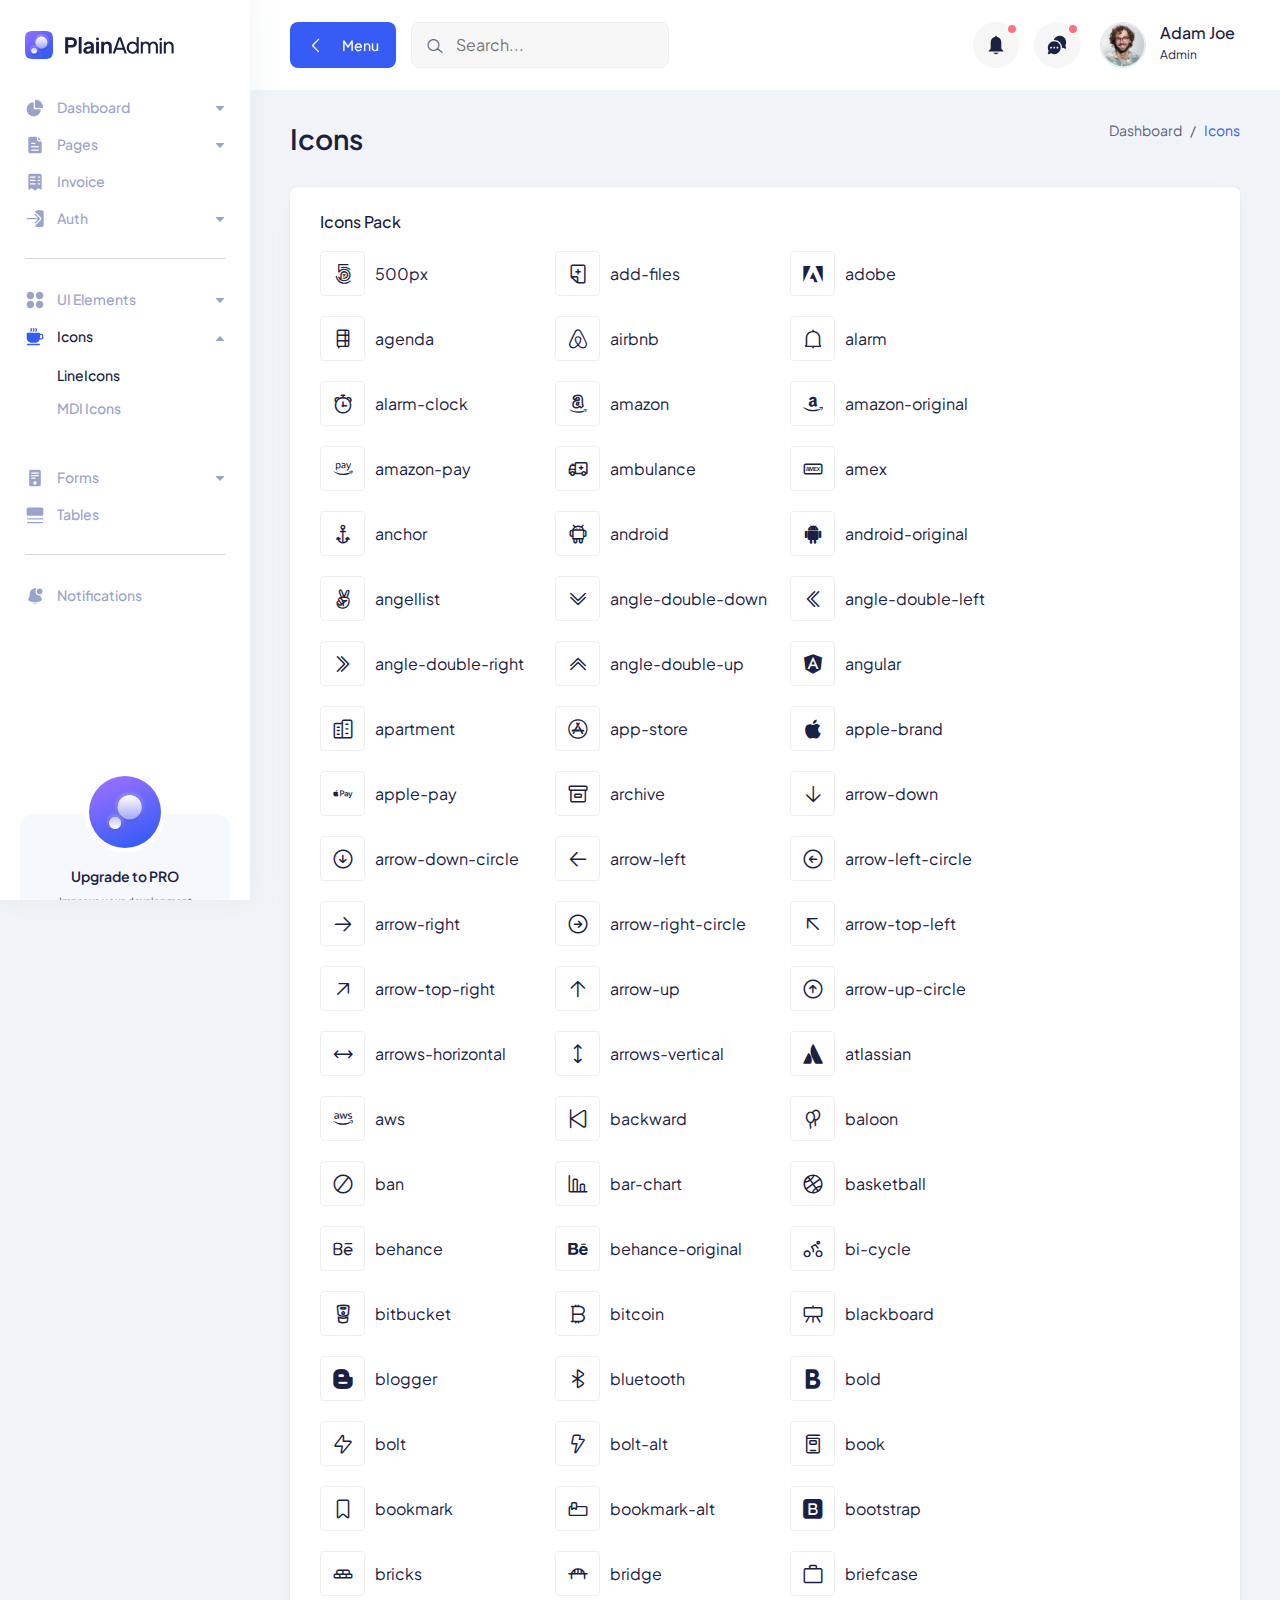
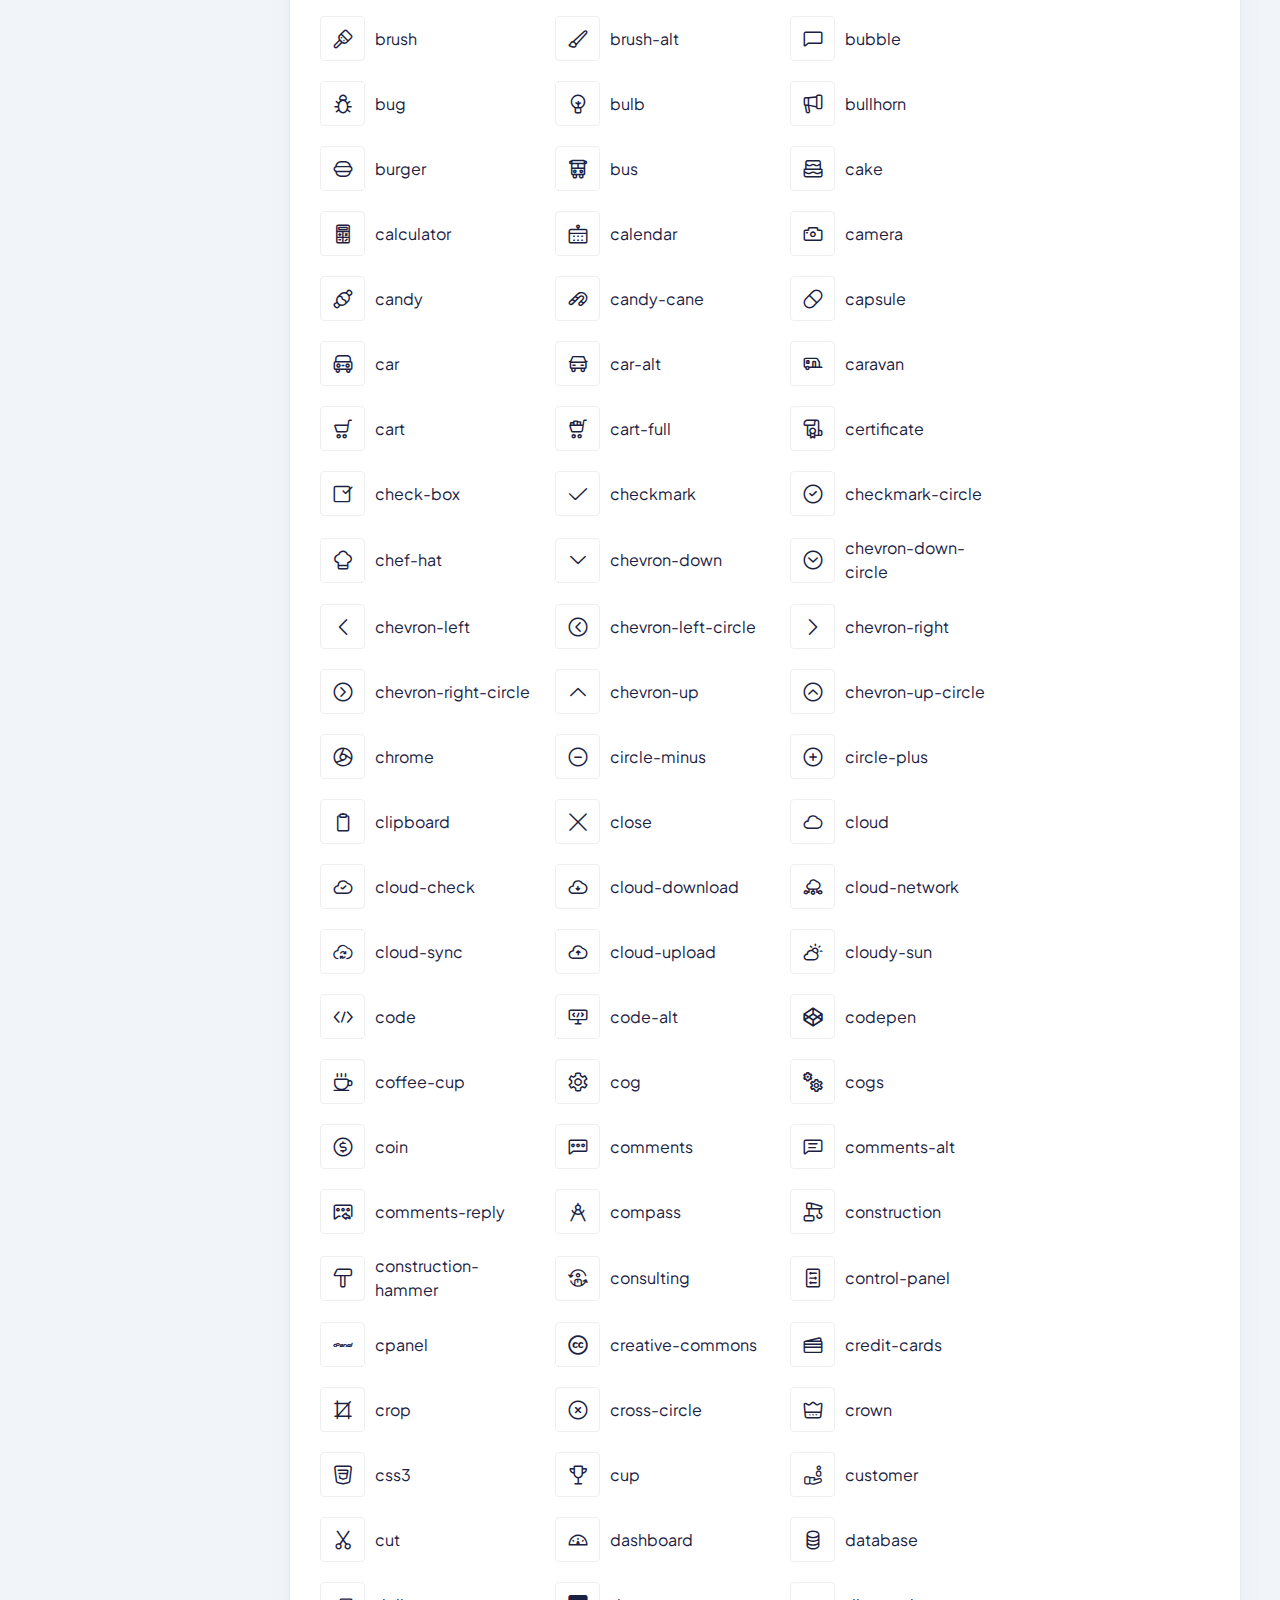
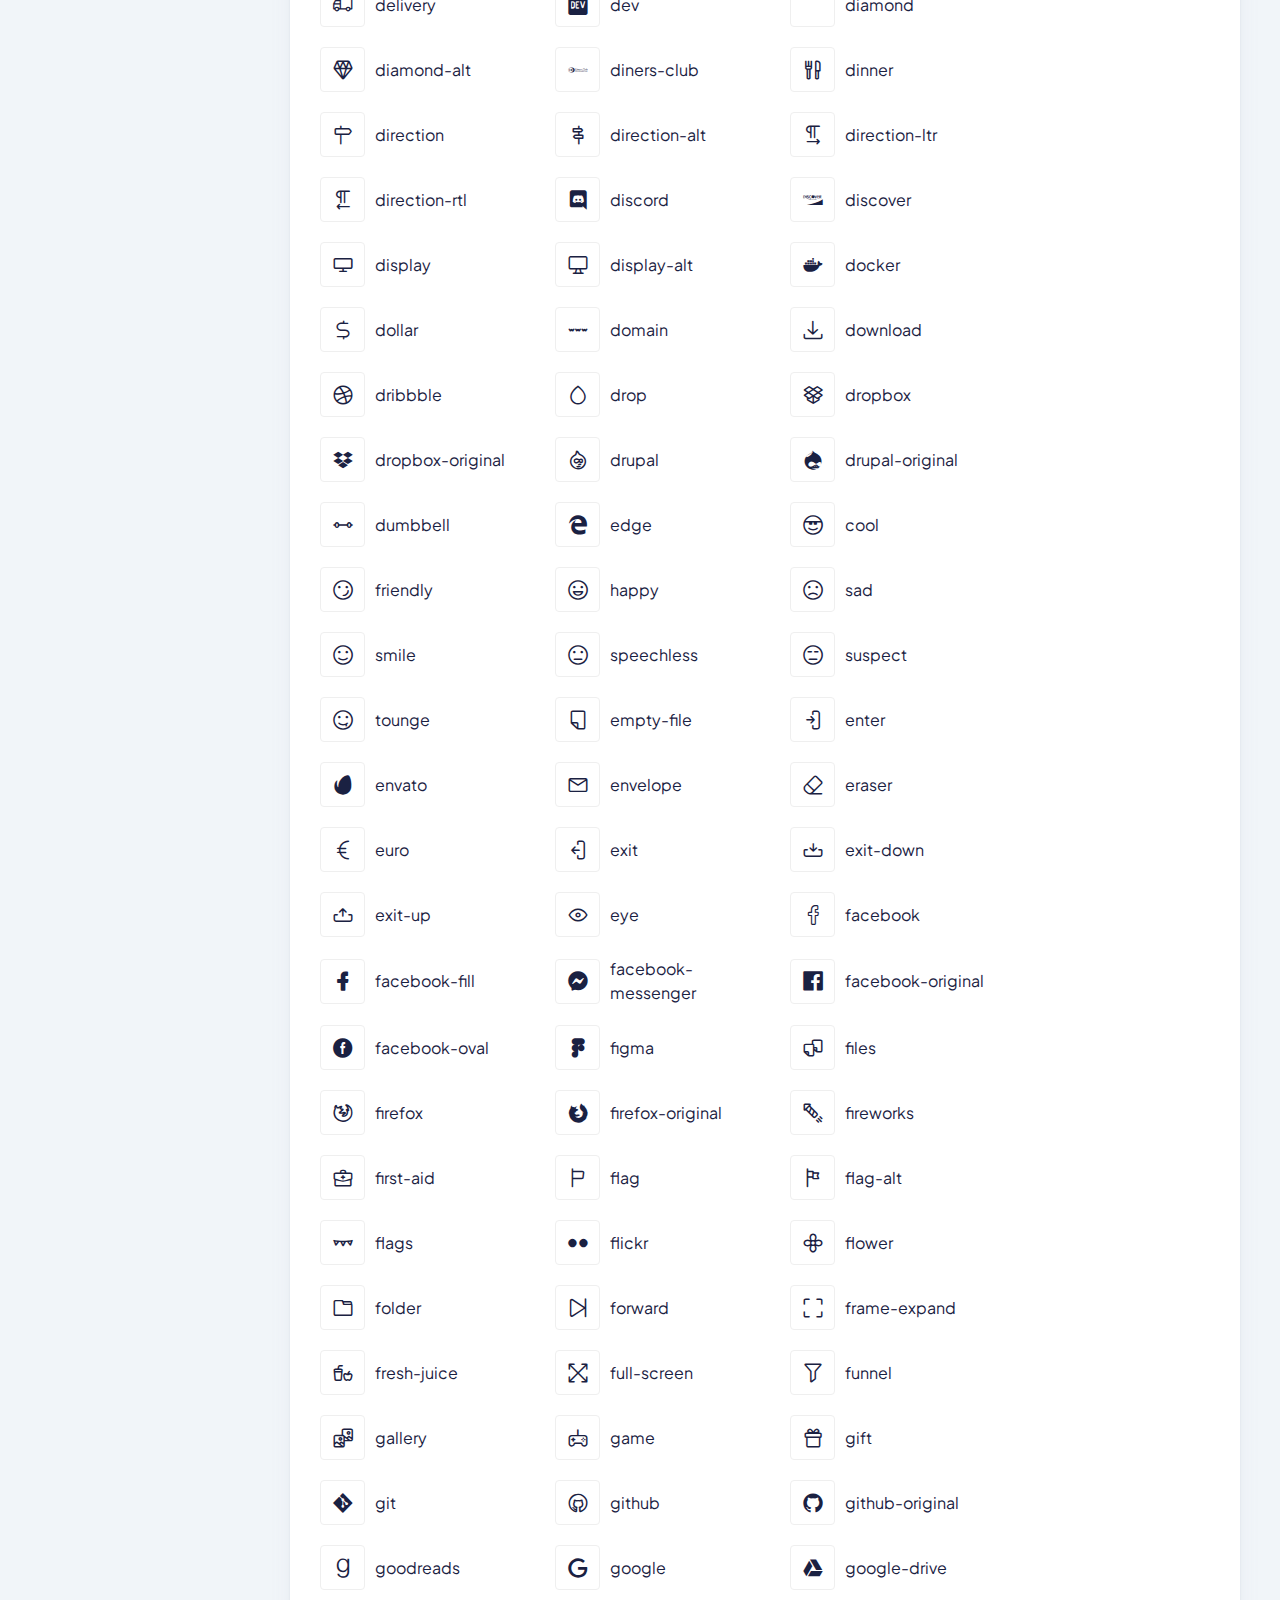
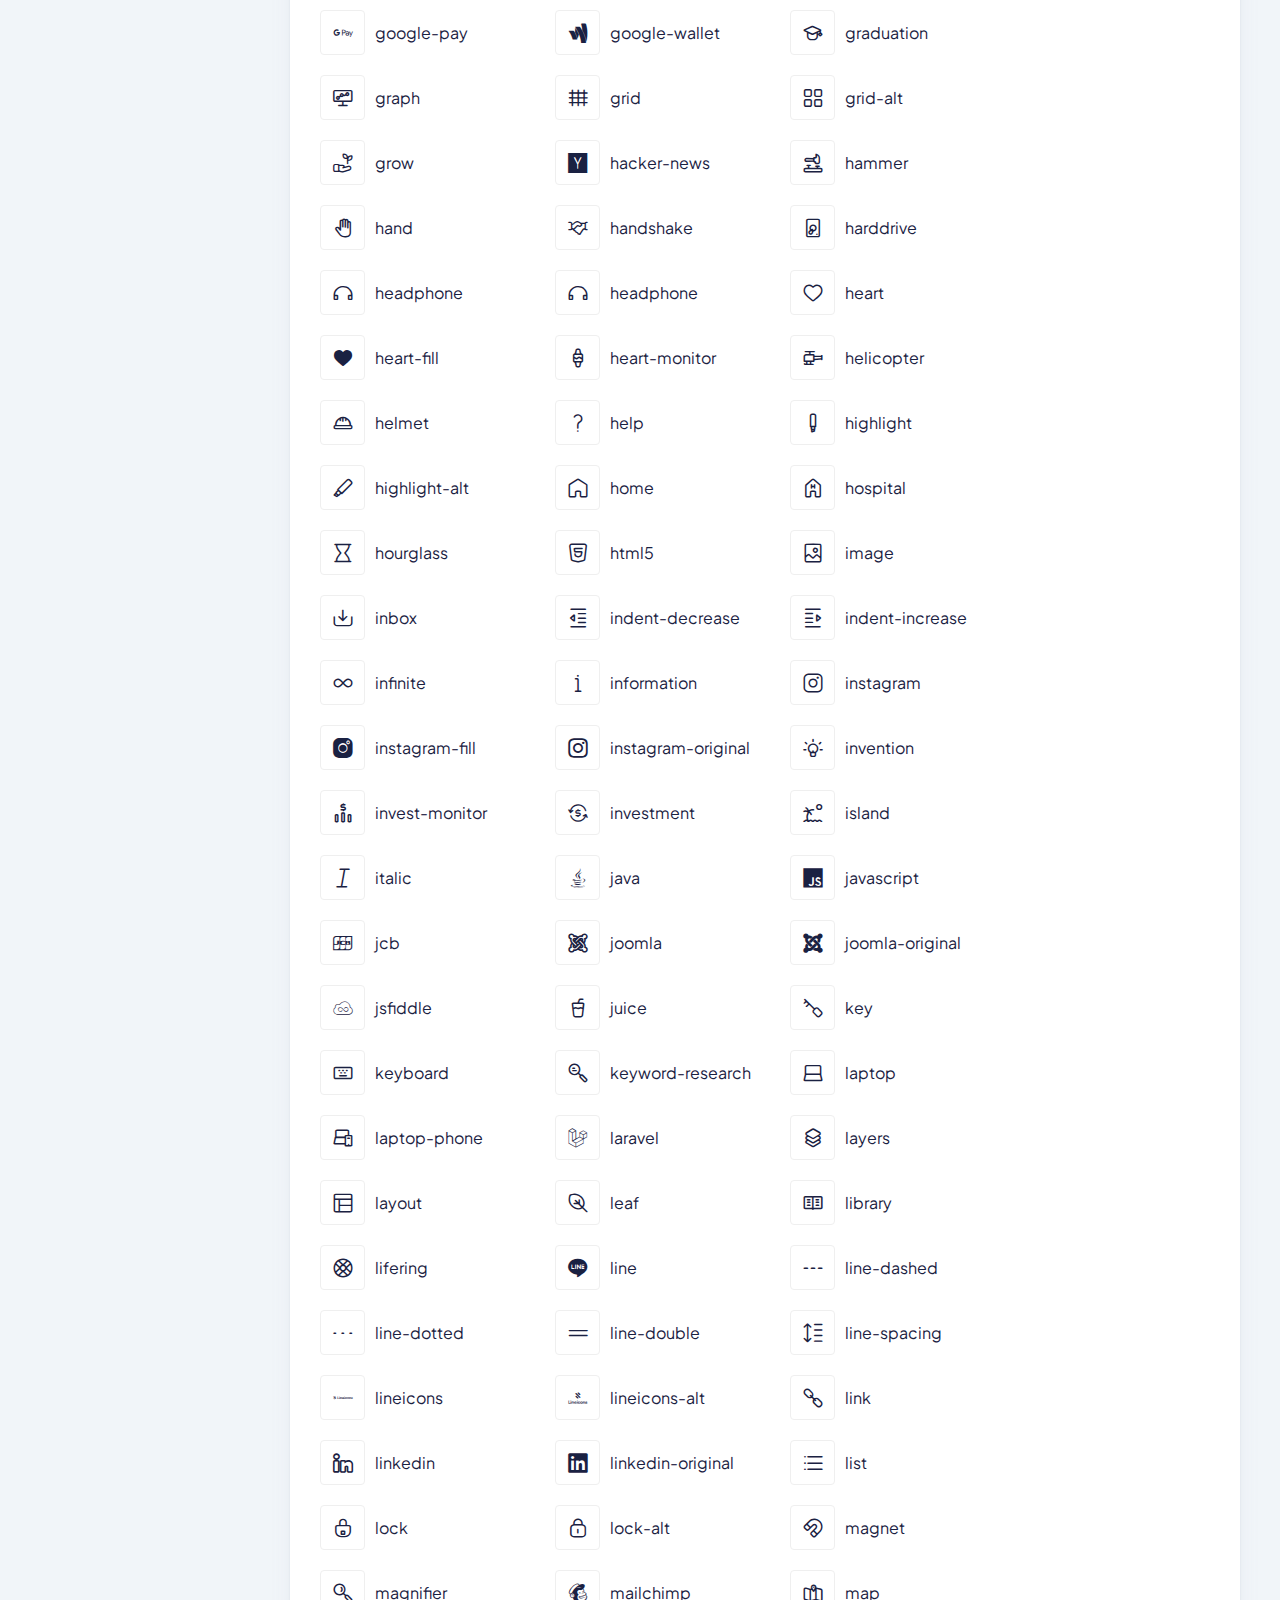
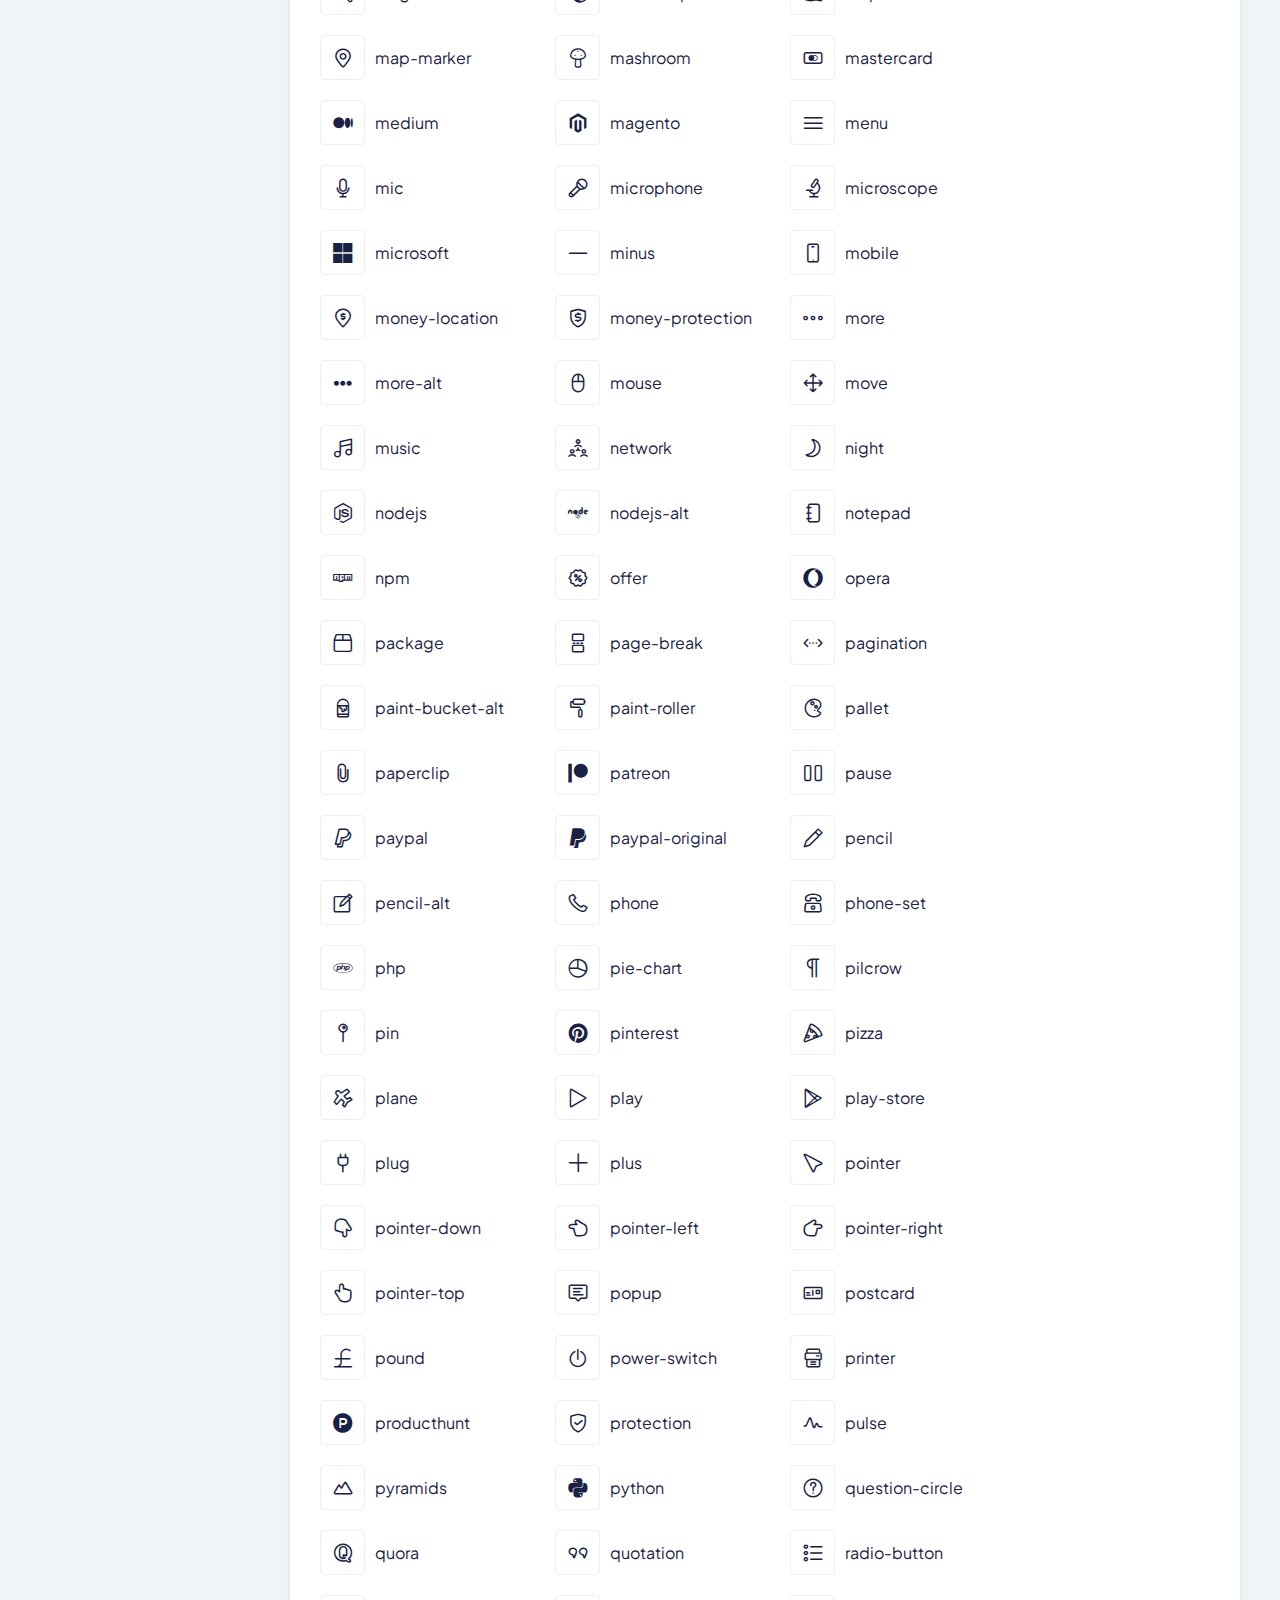
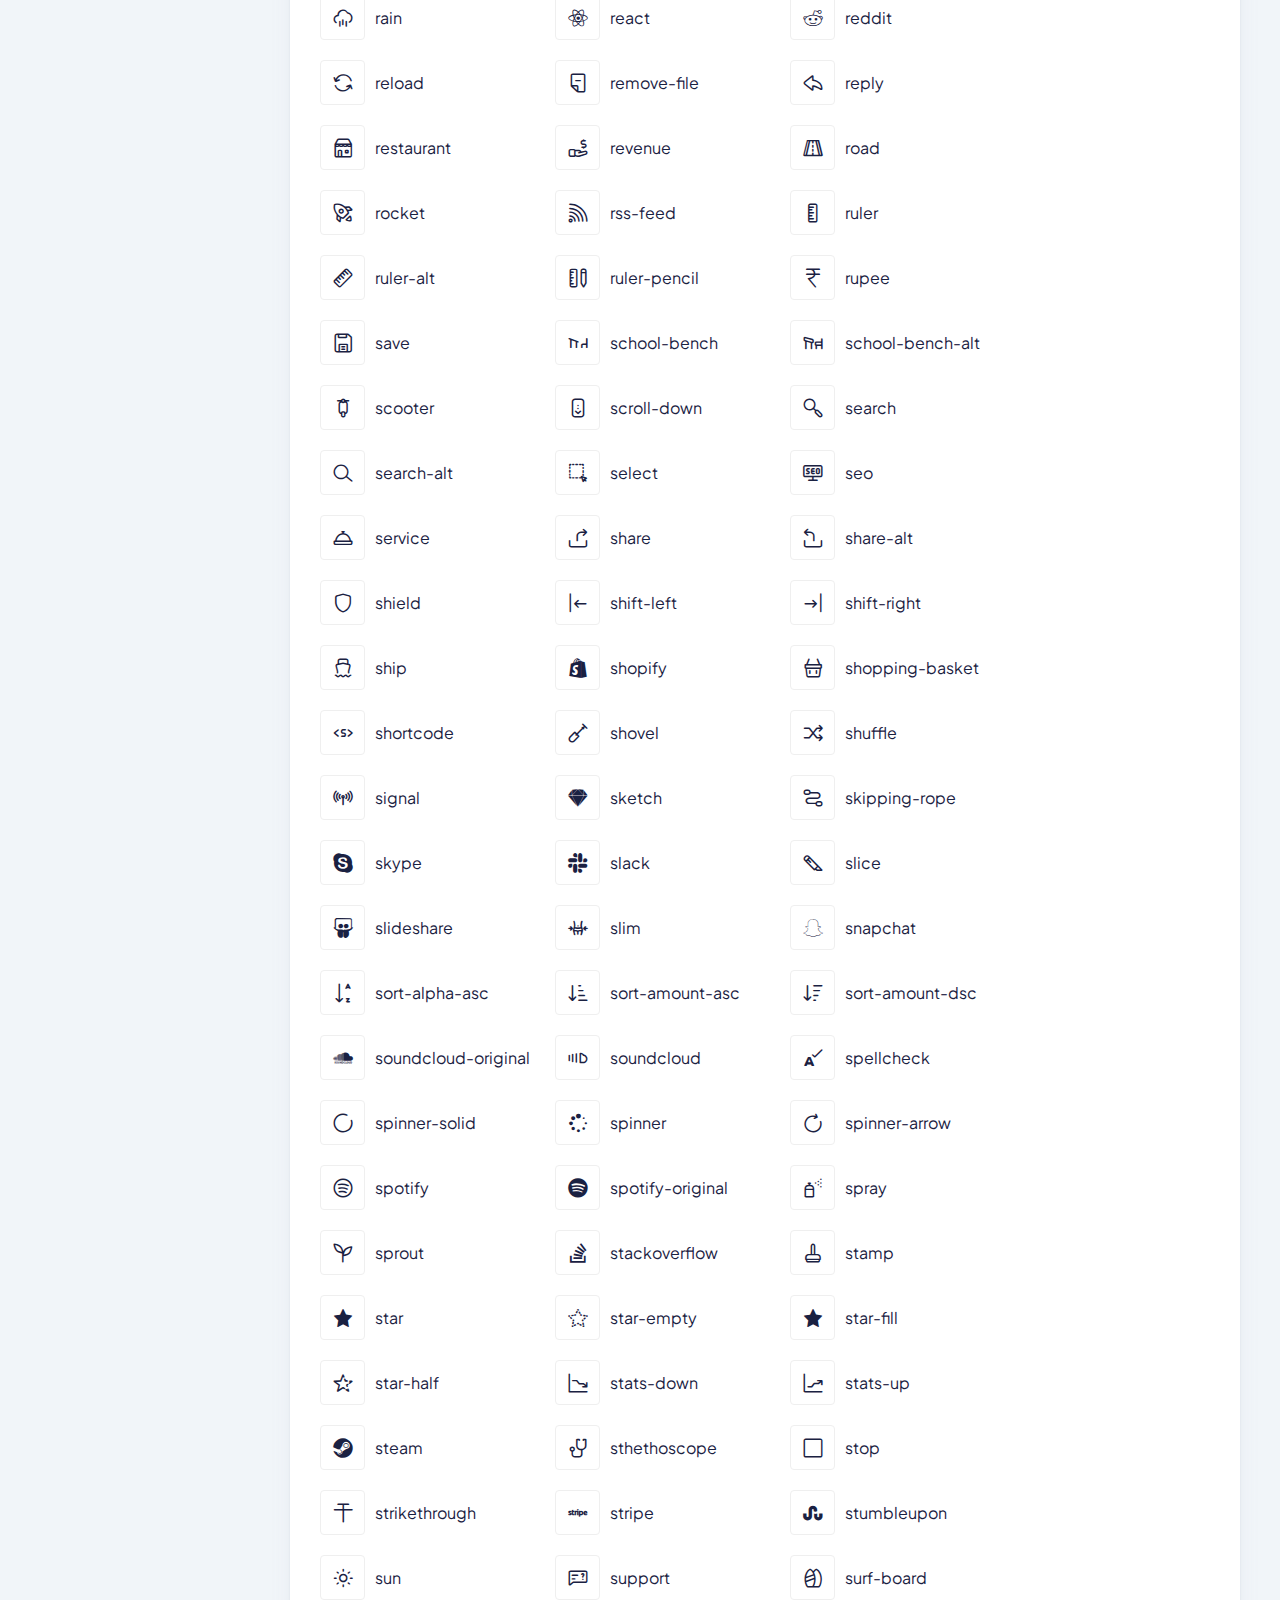
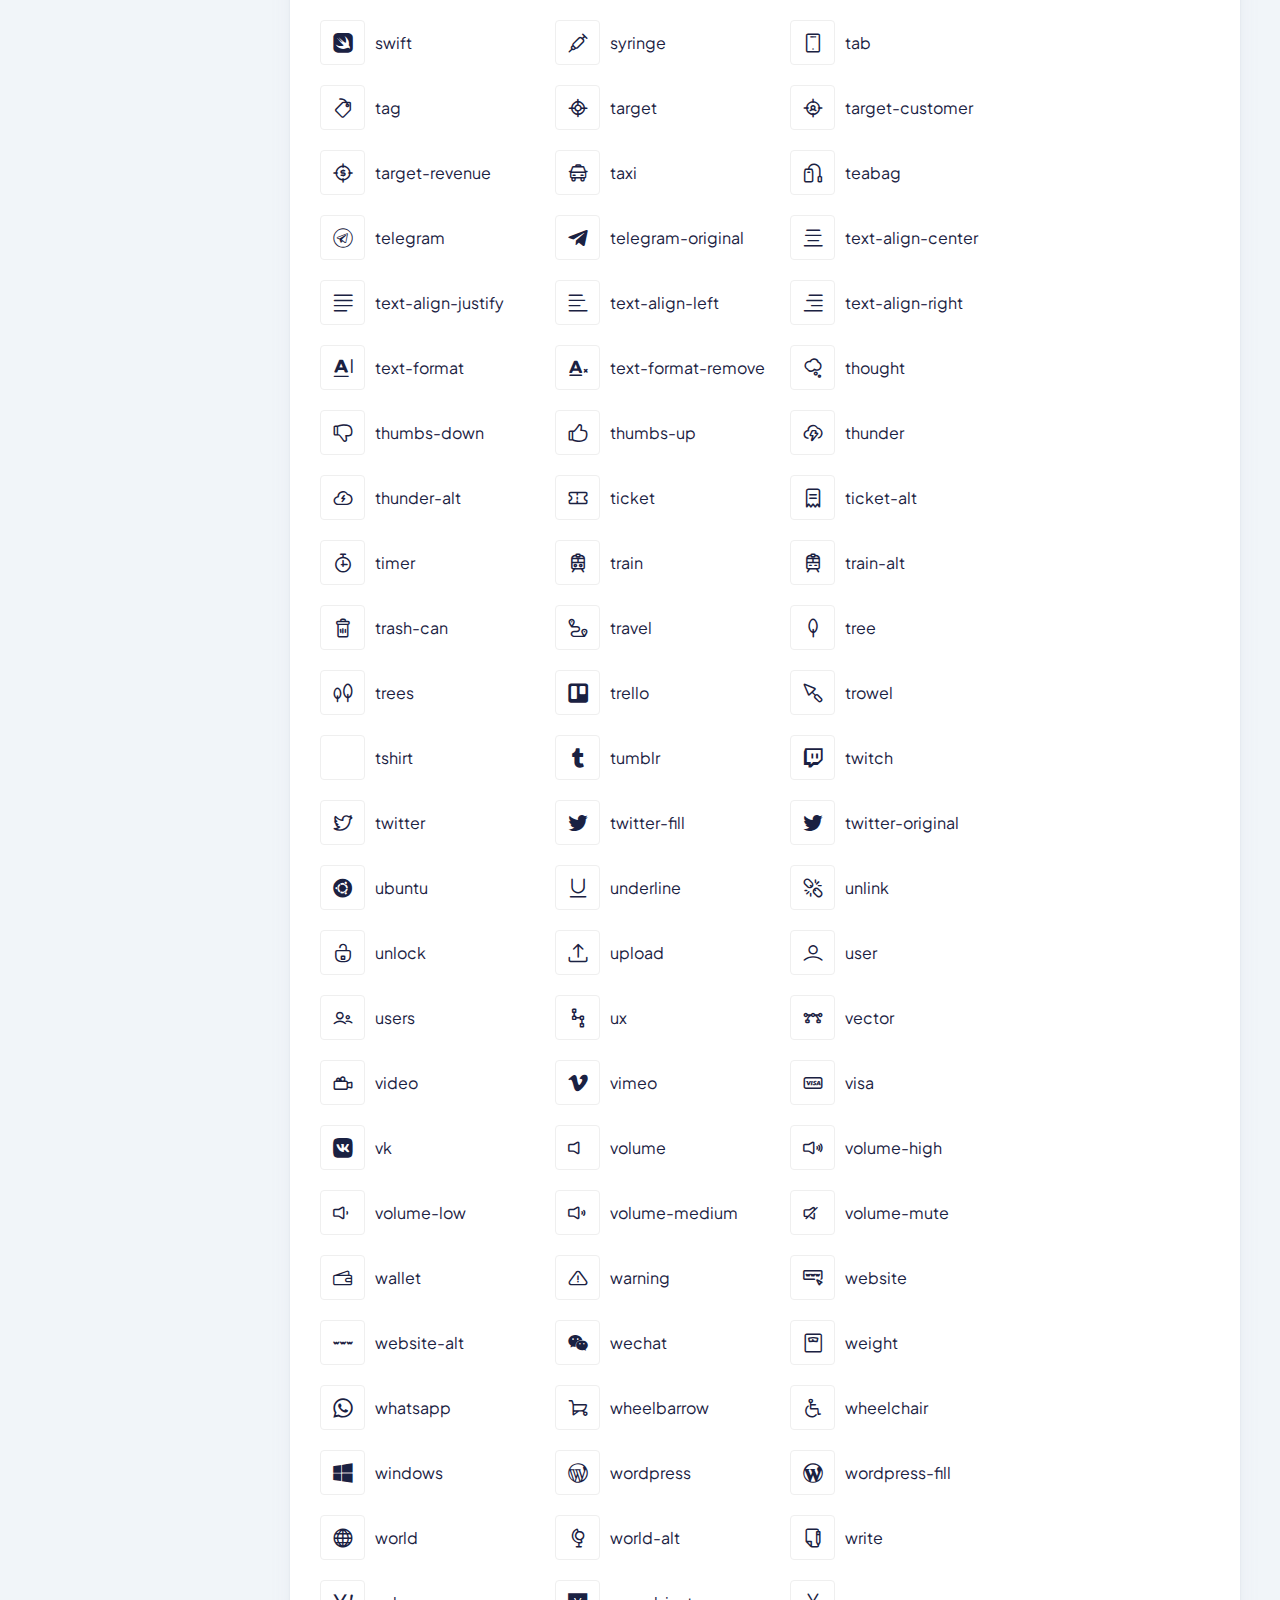
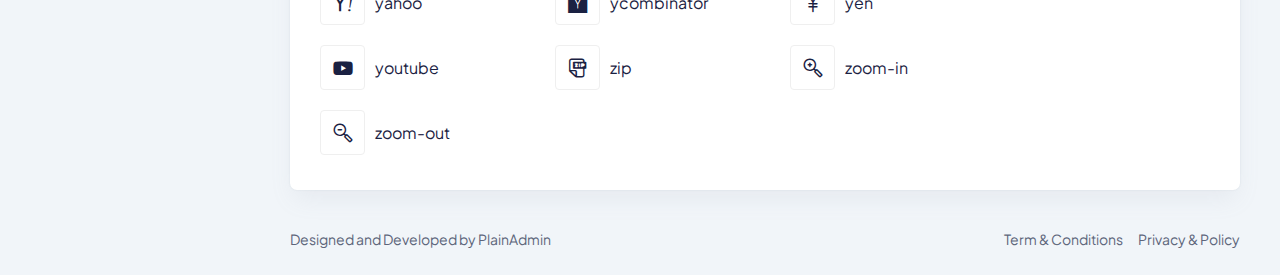
<file: admin/icons.html>
<!DOCTYPE html>
<html lang="en">
  <head>
    <meta charset="UTF-8" />
    <meta http-equiv="X-UA-Compatible" content="IE=edge" />
    <meta name="viewport" content="width=device-width, initial-scale=1.0" />
    <link rel="shortcut icon" href="assets/images/favicon.svg" type="image/x-icon" />
    <title>Line Icons | PlainAdmin Demo</title>

    <!-- ========== All CSS files linkup ========= -->
    <link rel="stylesheet" href="assets/css/bootstrap.min.css" />
    <link rel="stylesheet" href="assets/css/lineicons.css" />
    <link rel="stylesheet" href="assets/css/materialdesignicons.min.css" />
    <link rel="stylesheet" href="assets/css/fullcalendar.css" />
    <link rel="stylesheet" href="assets/css/main.css" />
  </head>
  <body>
    <!-- ======== Preloader =========== -->
    <div id="preloader">
      <div class="spinner"></div>
    </div>
    <!-- ======== Preloader =========== -->

    <!-- ======== sidebar-nav start =========== -->
    <aside class="sidebar-nav-wrapper">
      <div class="navbar-logo">
        <a href="index.html">
          <img src="assets/images/logo/logo.svg" alt="logo" />
        </a>
      </div>
      <nav class="sidebar-nav">
        <ul>
          <li class="nav-item nav-item-has-children">
            <a
              href="#0"
              class="collapsed"
              data-bs-toggle="collapse"
              data-bs-target="#ddmenu_1"
              aria-controls="ddmenu_1"
              aria-expanded="false"
              aria-label="Toggle navigation"
            >
              <span class="icon">
                <svg width="20" height="20" viewBox="0 0 20 20" fill="none" xmlns="http://www.w3.org/2000/svg">
                  <path
                    d="M8.74999 18.3333C12.2376 18.3333 15.1364 15.8128 15.7244 12.4941C15.8448 11.8143 15.2737 11.25 14.5833 11.25H9.99999C9.30966 11.25 8.74999 10.6903 8.74999 10V5.41666C8.74999 4.7263 8.18563 4.15512 7.50586 4.27556C4.18711 4.86357 1.66666 7.76243 1.66666 11.25C1.66666 15.162 4.83797 18.3333 8.74999 18.3333Z" />
                  <path
                    d="M17.0833 10C17.7737 10 18.3432 9.43708 18.2408 8.75433C17.7005 5.14918 14.8508 2.29947 11.2457 1.75912C10.5629 1.6568 10 2.2263 10 2.91665V9.16666C10 9.62691 10.3731 10 10.8333 10H17.0833Z" />
                </svg>
              </span>
              <span class="text">Dashboard</span>
            </a>
            <ul id="ddmenu_1" class="collapse dropdown-nav">
              <li>
                <a href="index.html"> eCommerce </a>
              </li>
            </ul>
          </li>
          <li class="nav-item nav-item-has-children">
            <a
              href="#0"
              class="collapsed"
              data-bs-toggle="collapse"
              data-bs-target="#ddmenu_2"
              aria-controls="ddmenu_2"
              aria-expanded="false"
              aria-label="Toggle navigation"
            >
              <span class="icon">
                <svg width="20" height="20" viewBox="0 0 20 20" fill="none" xmlns="http://www.w3.org/2000/svg">
                  <path
                    d="M11.8097 1.66667C11.8315 1.66667 11.8533 1.6671 11.875 1.66796V4.16667C11.875 5.43232 12.901 6.45834 14.1667 6.45834H16.6654C16.6663 6.48007 16.6667 6.50186 16.6667 6.5237V16.6667C16.6667 17.5872 15.9205 18.3333 15 18.3333H5.00001C4.07954 18.3333 3.33334 17.5872 3.33334 16.6667V3.33334C3.33334 2.41286 4.07954 1.66667 5.00001 1.66667H11.8097ZM6.66668 7.70834C6.3215 7.70834 6.04168 7.98816 6.04168 8.33334C6.04168 8.67851 6.3215 8.95834 6.66668 8.95834H10C10.3452 8.95834 10.625 8.67851 10.625 8.33334C10.625 7.98816 10.3452 7.70834 10 7.70834H6.66668ZM6.04168 11.6667C6.04168 12.0118 6.3215 12.2917 6.66668 12.2917H13.3333C13.6785 12.2917 13.9583 12.0118 13.9583 11.6667C13.9583 11.3215 13.6785 11.0417 13.3333 11.0417H6.66668C6.3215 11.0417 6.04168 11.3215 6.04168 11.6667ZM6.66668 14.375C6.3215 14.375 6.04168 14.6548 6.04168 15C6.04168 15.3452 6.3215 15.625 6.66668 15.625H13.3333C13.6785 15.625 13.9583 15.3452 13.9583 15C13.9583 14.6548 13.6785 14.375 13.3333 14.375H6.66668Z" />
                  <path
                    d="M13.125 2.29167L16.0417 5.20834H14.1667C13.5913 5.20834 13.125 4.74197 13.125 4.16667V2.29167Z" />
                </svg>
              </span>
              <span class="text">Pages</span>
            </a>
            <ul id="ddmenu_2" class="collapse dropdown-nav">
              <li>
                <a href="settings.html"> Settings </a>
              </li>
              <li>
                <a href="blank-page.html"> Blank Page </a>
              </li>
            </ul>
          </li>
          <li class="nav-item">
            <a href="invoice.html">
              <span class="icon">
                <svg width="20" height="20" viewBox="0 0 20 20" fill="none" xmlns="http://www.w3.org/2000/svg">
                  <path
                    d="M3.33334 3.35442C3.33334 2.4223 4.07954 1.66666 5.00001 1.66666H15C15.9205 1.66666 16.6667 2.4223 16.6667 3.35442V16.8565C16.6667 17.5519 15.8827 17.9489 15.3333 17.5317L13.8333 16.3924C13.537 16.1673 13.1297 16.1673 12.8333 16.3924L10.5 18.1646C10.2037 18.3896 9.79634 18.3896 9.50001 18.1646L7.16668 16.3924C6.87038 16.1673 6.46298 16.1673 6.16668 16.3924L4.66668 17.5317C4.11731 17.9489 3.33334 17.5519 3.33334 16.8565V3.35442ZM4.79168 5.04218C4.79168 5.39173 5.0715 5.6751 5.41668 5.6751H10C10.3452 5.6751 10.625 5.39173 10.625 5.04218C10.625 4.69264 10.3452 4.40927 10 4.40927H5.41668C5.0715 4.40927 4.79168 4.69264 4.79168 5.04218ZM5.41668 7.7848C5.0715 7.7848 4.79168 8.06817 4.79168 8.41774C4.79168 8.76724 5.0715 9.05066 5.41668 9.05066H10C10.3452 9.05066 10.625 8.76724 10.625 8.41774C10.625 8.06817 10.3452 7.7848 10 7.7848H5.41668ZM4.79168 11.7932C4.79168 12.1428 5.0715 12.4262 5.41668 12.4262H10C10.3452 12.4262 10.625 12.1428 10.625 11.7932C10.625 11.4437 10.3452 11.1603 10 11.1603H5.41668C5.0715 11.1603 4.79168 11.4437 4.79168 11.7932ZM13.3333 4.40927C12.9882 4.40927 12.7083 4.69264 12.7083 5.04218C12.7083 5.39173 12.9882 5.6751 13.3333 5.6751H14.5833C14.9285 5.6751 15.2083 5.39173 15.2083 5.04218C15.2083 4.69264 14.9285 4.40927 14.5833 4.40927H13.3333ZM12.7083 8.41774C12.7083 8.76724 12.9882 9.05066 13.3333 9.05066H14.5833C14.9285 9.05066 15.2083 8.76724 15.2083 8.41774C15.2083 8.06817 14.9285 7.7848 14.5833 7.7848H13.3333C12.9882 7.7848 12.7083 8.06817 12.7083 8.41774ZM13.3333 11.1603C12.9882 11.1603 12.7083 11.4437 12.7083 11.7932C12.7083 12.1428 12.9882 12.4262 13.3333 12.4262H14.5833C14.9285 12.4262 15.2083 12.1428 15.2083 11.7932C15.2083 11.4437 14.9285 11.1603 14.5833 11.1603H13.3333Z" />
                </svg>
              </span>
              <span class="text">Invoice</span>
            </a>
          </li>
          <li class="nav-item nav-item-has-children">
            <a
              href="#0"
              class="collapsed"
              data-bs-toggle="collapse"
              data-bs-target="#ddmenu_3"
              aria-controls="ddmenu_3"
              aria-expanded="false"
              aria-label="Toggle navigation"
            >
              <span class="icon">
                <svg width="20" height="20" viewBox="0 0 20 20" fill="none" xmlns="http://www.w3.org/2000/svg">
                  <path
                    d="M14.9211 10.1294C15.1652 9.88534 15.1652 9.48967 14.9211 9.24559L10.7544 5.0789C10.5103 4.83482 10.1147 4.83482 9.87057 5.0789C9.62649 5.32297 9.62649 5.71871 9.87057 5.96278L12.9702 9.06251H1.97916C1.63398 9.06251 1.35416 9.34234 1.35416 9.68751C1.35416 10.0327 1.63398 10.3125 1.97916 10.3125H12.9702L9.87057 13.4123C9.62649 13.6563 9.62649 14.052 9.87057 14.2961C10.1147 14.5402 10.5103 14.5402 10.7544 14.2961L14.9211 10.1294Z" />
                  <path
                    d="M11.6383 15.18L15.805 11.0133C16.5373 10.2811 16.5373 9.09391 15.805 8.36166L11.6383 4.195C11.2722 3.82888 10.7923 3.64582 10.3125 3.64582V3.02082C10.3125 2.10035 11.0587 1.35416 11.9792 1.35416H16.9792C17.8997 1.35416 18.6458 2.10035 18.6458 3.02082V16.3542C18.6458 17.2747 17.8997 18.0208 16.9792 18.0208H11.9792C11.0587 18.0208 10.3125 17.2747 10.3125 16.3542V15.7292C10.7923 15.7292 11.2722 15.5461 11.6383 15.18Z" />
                </svg>
              </span>
              <span class="text">Auth</span>
            </a>
            <ul id="ddmenu_3" class="collapse dropdown-nav">
              <li>
                <a href="signin.html"> Sign In </a>
              </li>
              <li>
                <a href="signup.html"> Sign Up </a>
              </li>
            </ul>
          </li>
          <span class="divider"><hr /></span>
          <li class="nav-item nav-item-has-children">
            <a
              href="#0"
              class="collapsed"
              data-bs-toggle="collapse"
              data-bs-target="#ddmenu_4"
              aria-controls="ddmenu_4"
              aria-expanded="false"
              aria-label="Toggle navigation"
            >
              <span class="icon">
                <svg width="20" height="20" viewBox="0 0 20 20" fill="none" xmlns="http://www.w3.org/2000/svg">
                  <path
                    d="M1.66666 5.41669C1.66666 3.34562 3.34559 1.66669 5.41666 1.66669C7.48772 1.66669 9.16666 3.34562 9.16666 5.41669C9.16666 7.48775 7.48772 9.16669 5.41666 9.16669C3.34559 9.16669 1.66666 7.48775 1.66666 5.41669Z" />
                  <path
                    d="M1.66666 14.5834C1.66666 12.5123 3.34559 10.8334 5.41666 10.8334C7.48772 10.8334 9.16666 12.5123 9.16666 14.5834C9.16666 16.6545 7.48772 18.3334 5.41666 18.3334C3.34559 18.3334 1.66666 16.6545 1.66666 14.5834Z" />
                  <path
                    d="M10.8333 5.41669C10.8333 3.34562 12.5123 1.66669 14.5833 1.66669C16.6544 1.66669 18.3333 3.34562 18.3333 5.41669C18.3333 7.48775 16.6544 9.16669 14.5833 9.16669C12.5123 9.16669 10.8333 7.48775 10.8333 5.41669Z" />
                  <path
                    d="M10.8333 14.5834C10.8333 12.5123 12.5123 10.8334 14.5833 10.8334C16.6544 10.8334 18.3333 12.5123 18.3333 14.5834C18.3333 16.6545 16.6544 18.3334 14.5833 18.3334C12.5123 18.3334 10.8333 16.6545 10.8333 14.5834Z" />
                </svg>
              </span>
              <span class="text">UI Elements </span>
            </a>
            <ul id="ddmenu_4" class="collapse dropdown-nav">
              <li>
                <a href="alerts.html"> Alerts </a>
              </li>
              <li>
                <a href="buttons.html"> Buttons </a>
              </li>
              <li>
                <a href="cards.html"> Cards </a>
              </li>
              <li>
                <a href="typography.html"> Typography </a>
              </li>
            </ul>
          </li>
          <li class="nav-item nav-item-has-children">
            <a
              href="icons.html"
              class=""
              data-bs-toggle="collapse"
              data-bs-target="#ddmenu_55"
              aria-controls="ddmenu_55"
              aria-expanded="false"
              aria-label="Toggle navigation"
            >
              <span class="icon">
                <svg width="20" height="20" viewBox="0 0 20 20" fill="none" xmlns="http://www.w3.org/2000/svg">
                  <path
                    d="M5.48663 1.1466C5.77383 0.955131 6.16188 1.03274 6.35335 1.31994L6.87852 2.10769C7.20508 2.59755 7.20508 3.23571 6.87852 3.72556L6.35335 4.51331C6.16188 4.80052 5.77383 4.87813 5.48663 4.68666C5.19943 4.49519 5.12182 4.10715 5.31328 3.81994L5.83845 3.03219C5.88511 2.96221 5.88511 2.87105 5.83845 2.80106L5.31328 2.01331C5.12182 1.72611 5.19943 1.33806 5.48663 1.1466Z" />
                  <path
                    d="M2.49999 5.83331C2.03976 5.83331 1.66666 6.2064 1.66666 6.66665V10.8333C1.66666 13.5948 3.90523 15.8333 6.66666 15.8333H9.99999C12.1856 15.8333 14.0436 14.431 14.7235 12.4772C14.8134 12.4922 14.9058 12.5 15 12.5H16.6667C17.5872 12.5 18.3333 11.7538 18.3333 10.8333V8.33331C18.3333 7.41284 17.5872 6.66665 16.6667 6.66665H15C15 6.2064 14.6269 5.83331 14.1667 5.83331H2.49999ZM14.9829 11.2496C14.9942 11.1123 15 10.9735 15 10.8333V7.91665H16.6667C16.8967 7.91665 17.0833 8.10319 17.0833 8.33331V10.8333C17.0833 11.0634 16.8967 11.25 16.6667 11.25H15L14.9898 11.2498L14.9829 11.2496Z" />
                  <path
                    d="M8.85332 1.31994C8.6619 1.03274 8.27383 0.955131 7.98663 1.1466C7.69943 1.33806 7.62182 1.72611 7.81328 2.01331L8.33848 2.80106C8.38507 2.87105 8.38507 2.96221 8.33848 3.03219L7.81328 3.81994C7.62182 4.10715 7.69943 4.49519 7.98663 4.68666C8.27383 4.87813 8.6619 4.80052 8.85332 4.51331L9.37848 3.72556C9.70507 3.23571 9.70507 2.59755 9.37848 2.10769L8.85332 1.31994Z" />
                  <path
                    d="M10.4867 1.1466C10.7738 0.955131 11.1619 1.03274 11.3533 1.31994L11.8785 2.10769C12.2051 2.59755 12.2051 3.23571 11.8785 3.72556L11.3533 4.51331C11.1619 4.80052 10.7738 4.87813 10.4867 4.68666C10.1994 4.49519 10.1218 4.10715 10.3133 3.81994L10.8385 3.03219C10.8851 2.96221 10.8851 2.87105 10.8385 2.80106L10.3133 2.01331C10.1218 1.72611 10.1994 1.33806 10.4867 1.1466Z" />
                  <path
                    d="M2.49999 16.6667C2.03976 16.6667 1.66666 17.0398 1.66666 17.5C1.66666 17.9602 2.03976 18.3334 2.49999 18.3334H14.1667C14.6269 18.3334 15 17.9602 15 17.5C15 17.0398 14.6269 16.6667 14.1667 16.6667H2.49999Z" />
                </svg>
              </span>
              <span class="text">Icons</span>
            </a>
            <ul id="ddmenu_55" class="collapse show dropdown-nav">
              <li>
                <a href="icons.html" class="active"> LineIcons </a>
              </li>
              <li>
                <a href="mdi-icons.html"> MDI Icons </a>
              </li>
            </ul>
          </li>
          <li class="nav-item nav-item-has-children">
            <a
              href="#0"
              class="collapsed"
              data-bs-toggle="collapse"
              data-bs-target="#ddmenu_5"
              aria-controls="ddmenu_5"
              aria-expanded="false"
              aria-label="Toggle navigation"
            >
              <span class="icon">
                <svg width="20" height="20" viewBox="0 0 20 20" fill="none" xmlns="http://www.w3.org/2000/svg">
                  <path
                    d="M4.16666 3.33335C4.16666 2.41288 4.91285 1.66669 5.83332 1.66669H14.1667C15.0872 1.66669 15.8333 2.41288 15.8333 3.33335V16.6667C15.8333 17.5872 15.0872 18.3334 14.1667 18.3334H5.83332C4.91285 18.3334 4.16666 17.5872 4.16666 16.6667V3.33335ZM6.04166 5.00002C6.04166 5.3452 6.32148 5.62502 6.66666 5.62502H13.3333C13.6785 5.62502 13.9583 5.3452 13.9583 5.00002C13.9583 4.65485 13.6785 4.37502 13.3333 4.37502H6.66666C6.32148 4.37502 6.04166 4.65485 6.04166 5.00002ZM6.66666 6.87502C6.32148 6.87502 6.04166 7.15485 6.04166 7.50002C6.04166 7.8452 6.32148 8.12502 6.66666 8.12502H13.3333C13.6785 8.12502 13.9583 7.8452 13.9583 7.50002C13.9583 7.15485 13.6785 6.87502 13.3333 6.87502H6.66666ZM6.04166 10C6.04166 10.3452 6.32148 10.625 6.66666 10.625H9.99999C10.3452 10.625 10.625 10.3452 10.625 10C10.625 9.65485 10.3452 9.37502 9.99999 9.37502H6.66666C6.32148 9.37502 6.04166 9.65485 6.04166 10ZM9.99999 16.6667C10.9205 16.6667 11.6667 15.9205 11.6667 15C11.6667 14.0795 10.9205 13.3334 9.99999 13.3334C9.07949 13.3334 8.33332 14.0795 8.33332 15C8.33332 15.9205 9.07949 16.6667 9.99999 16.6667Z" />
                </svg>
              </span>
              <span class="text"> Forms </span>
            </a>
            <ul id="ddmenu_5" class="collapse dropdown-nav">
              <li>
                <a href="form-elements.html"> Form Elements </a>
              </li>
            </ul>
          </li>
          <li class="nav-item">
            <a href="tables.html">
              <span class="icon">
                <svg width="20" height="20" viewBox="0 0 20 20" fill="none" xmlns="http://www.w3.org/2000/svg">
                  <path
                    d="M1.66666 4.16667C1.66666 3.24619 2.41285 2.5 3.33332 2.5H16.6667C17.5872 2.5 18.3333 3.24619 18.3333 4.16667V9.16667C18.3333 10.0872 17.5872 10.8333 16.6667 10.8333H3.33332C2.41285 10.8333 1.66666 10.0872 1.66666 9.16667V4.16667Z" />
                  <path
                    d="M1.875 13.75C1.875 13.4048 2.15483 13.125 2.5 13.125H17.5C17.8452 13.125 18.125 13.4048 18.125 13.75C18.125 14.0952 17.8452 14.375 17.5 14.375H2.5C2.15483 14.375 1.875 14.0952 1.875 13.75Z" />
                  <path
                    d="M2.5 16.875C2.15483 16.875 1.875 17.1548 1.875 17.5C1.875 17.8452 2.15483 18.125 2.5 18.125H17.5C17.8452 18.125 18.125 17.8452 18.125 17.5C18.125 17.1548 17.8452 16.875 17.5 16.875H2.5Z" />
                </svg>
              </span>
              <span class="text">Tables</span>
            </a>
          </li>
          <span class="divider"><hr /></span>

          <li class="nav-item">
            <a href="notification.html">
              <span class="icon">
                <svg width="20" height="20" viewBox="0 0 20 20" fill="none" xmlns="http://www.w3.org/2000/svg">
                  <path
                    d="M10.8333 2.50008C10.8333 2.03984 10.4602 1.66675 9.99999 1.66675C9.53975 1.66675 9.16666 2.03984 9.16666 2.50008C9.16666 2.96032 9.53975 3.33341 9.99999 3.33341C10.4602 3.33341 10.8333 2.96032 10.8333 2.50008Z" />
                  <path
                    d="M17.5 5.41673C17.5 7.02756 16.1942 8.33339 14.5833 8.33339C12.9725 8.33339 11.6667 7.02756 11.6667 5.41673C11.6667 3.80589 12.9725 2.50006 14.5833 2.50006C16.1942 2.50006 17.5 3.80589 17.5 5.41673Z" />
                  <path
                    d="M11.4272 2.69637C10.9734 2.56848 10.4947 2.50006 10 2.50006C7.10054 2.50006 4.75003 4.85057 4.75003 7.75006V9.20873C4.75003 9.72814 4.62082 10.2393 4.37404 10.6963L3.36705 12.5611C2.89938 13.4272 3.26806 14.5081 4.16749 14.9078C7.88074 16.5581 12.1193 16.5581 15.8326 14.9078C16.732 14.5081 17.1007 13.4272 16.633 12.5611L15.626 10.6963C15.43 10.3333 15.3081 9.93606 15.2663 9.52773C15.0441 9.56431 14.8159 9.58339 14.5833 9.58339C12.2822 9.58339 10.4167 7.71791 10.4167 5.41673C10.4167 4.37705 10.7975 3.42631 11.4272 2.69637Z" />
                  <path
                    d="M7.48901 17.1925C8.10004 17.8918 8.99841 18.3335 10 18.3335C11.0016 18.3335 11.9 17.8918 12.511 17.1925C10.8482 17.4634 9.15183 17.4634 7.48901 17.1925Z" />
                </svg>
              </span>
              <span class="text">Notifications</span>
            </a>
          </li>
        </ul>
      </nav>
      <div class="promo-box">
        <div class="promo-icon">
          <img class="mx-auto" src="./assets/images/logo/logo-icon-big.svg" alt="Logo">
        </div>
        <h3>Upgrade to PRO</h3>
        <p>Improve your development process and start doing more with PlainAdmin PRO!</p>
        <a href="https://plainadmin.com/pro" target="_blank" rel="nofollow" class="main-btn primary-btn btn-hover">
          Upgrade to PRO
        </a>
      </div>
    </aside>
    <div class="overlay"></div>
    <!-- ======== sidebar-nav end =========== -->

    <!-- ======== main-wrapper start =========== -->
    <main class="main-wrapper">
      <!-- ========== header start ========== -->
      <header class="header">
        <div class="container-fluid">
          <div class="row">
            <div class="col-lg-5 col-md-5 col-6">
              <div class="header-left d-flex align-items-center">
                <div class="menu-toggle-btn mr-15">
                  <button id="menu-toggle" class="main-btn primary-btn btn-hover">
                    <i class="lni lni-chevron-left me-2"></i> Menu
                  </button>
                </div>
                <div class="header-search d-none d-md-flex">
                  <form action="#">
                    <input type="text" placeholder="Search..." />
                    <button><i class="lni lni-search-alt"></i></button>
                  </form>
                </div>
              </div>
            </div>
            <div class="col-lg-7 col-md-7 col-6">
              <div class="header-right">
                <!-- notification start -->
                <div class="notification-box ml-15 d-none d-md-flex">
                  <button class="dropdown-toggle" type="button" id="notification" data-bs-toggle="dropdown"
                    aria-expanded="false">
                    <svg width="22" height="22" viewBox="0 0 22 22" fill="none" xmlns="http://www.w3.org/2000/svg">
                      <path
                        d="M11 20.1667C9.88317 20.1667 8.88718 19.63 8.23901 18.7917H13.761C13.113 19.63 12.1169 20.1667 11 20.1667Z"
                        fill="" />
                      <path
                        d="M10.1157 2.74999C10.1157 2.24374 10.5117 1.83333 11 1.83333C11.4883 1.83333 11.8842 2.24374 11.8842 2.74999V2.82604C14.3932 3.26245 16.3051 5.52474 16.3051 8.24999V14.287C16.3051 14.5301 16.3982 14.7633 16.564 14.9352L18.2029 16.6342C18.4814 16.9229 18.2842 17.4167 17.8903 17.4167H4.10961C3.71574 17.4167 3.5185 16.9229 3.797 16.6342L5.43589 14.9352C5.6017 14.7633 5.69485 14.5301 5.69485 14.287V8.24999C5.69485 5.52474 7.60672 3.26245 10.1157 2.82604V2.74999Z"
                        fill="" />
                    </svg>
                    <span></span>
                  </button>
                  <ul class="dropdown-menu dropdown-menu-end" aria-labelledby="notification">
                    <li>
                      <a href="#0">
                        <div class="image">
                          <img src="assets/images/lead/lead-6.png" alt="" />
                        </div>
                        <div class="content">
                          <h6>
                            John Doe
                            <span class="text-regular">
                              comment on a product.
                            </span>
                          </h6>
                          <p>
                            Lorem ipsum dolor sit amet, consect etur adipiscing
                            elit Vivamus tortor.
                          </p>
                          <span>10 mins ago</span>
                        </div>
                      </a>
                    </li>
                    <li>
                      <a href="#0">
                        <div class="image">
                          <img src="assets/images/lead/lead-1.png" alt="" />
                        </div>
                        <div class="content">
                          <h6>
                            Jonathon
                            <span class="text-regular">
                              like on a product.
                            </span>
                          </h6>
                          <p>
                            Lorem ipsum dolor sit amet, consect etur adipiscing
                            elit Vivamus tortor.
                          </p>
                          <span>10 mins ago</span>
                        </div>
                      </a>
                    </li>
                  </ul>
                </div>
                <!-- notification end -->
                <!-- message start -->
                <div class="header-message-box ml-15 d-none d-md-flex">
                  <button class="dropdown-toggle" type="button" id="message" data-bs-toggle="dropdown"
                    aria-expanded="false">
                    <svg width="22" height="22" viewBox="0 0 22 22" fill="none" xmlns="http://www.w3.org/2000/svg">
                      <path
                        d="M7.74866 5.97421C7.91444 5.96367 8.08162 5.95833 8.25005 5.95833C12.5532 5.95833 16.0417 9.4468 16.0417 13.75C16.0417 13.9184 16.0364 14.0856 16.0259 14.2514C16.3246 14.138 16.6127 14.003 16.8883 13.8482L19.2306 14.629C19.7858 14.8141 20.3141 14.2858 20.129 13.7306L19.3482 11.3882C19.8694 10.4604 20.1667 9.38996 20.1667 8.25C20.1667 4.70617 17.2939 1.83333 13.75 1.83333C11.0077 1.83333 8.66702 3.55376 7.74866 5.97421Z"
                        fill="" />
                      <path
                        d="M14.6667 13.75C14.6667 17.2938 11.7939 20.1667 8.25004 20.1667C7.11011 20.1667 6.03962 19.8694 5.11182 19.3482L2.76946 20.129C2.21421 20.3141 1.68597 19.7858 1.87105 19.2306L2.65184 16.8882C2.13062 15.9604 1.83338 14.89 1.83338 13.75C1.83338 10.2062 4.70622 7.33333 8.25004 7.33333C11.7939 7.33333 14.6667 10.2062 14.6667 13.75ZM5.95838 13.75C5.95838 13.2437 5.54797 12.8333 5.04171 12.8333C4.53545 12.8333 4.12504 13.2437 4.12504 13.75C4.12504 14.2563 4.53545 14.6667 5.04171 14.6667C5.54797 14.6667 5.95838 14.2563 5.95838 13.75ZM9.16671 13.75C9.16671 13.2437 8.7563 12.8333 8.25004 12.8333C7.74379 12.8333 7.33338 13.2437 7.33338 13.75C7.33338 14.2563 7.74379 14.6667 8.25004 14.6667C8.7563 14.6667 9.16671 14.2563 9.16671 13.75ZM11.4584 14.6667C11.9647 14.6667 12.375 14.2563 12.375 13.75C12.375 13.2437 11.9647 12.8333 11.4584 12.8333C10.9521 12.8333 10.5417 13.2437 10.5417 13.75C10.5417 14.2563 10.9521 14.6667 11.4584 14.6667Z"
                        fill="" />
                    </svg>
                    <span></span>
                  </button>
                  <ul class="dropdown-menu dropdown-menu-end" aria-labelledby="message">
                    <li>
                      <a href="#0">
                        <div class="image">
                          <img src="assets/images/lead/lead-5.png" alt="" />
                        </div>
                        <div class="content">
                          <h6>Jacob Jones</h6>
                          <p>Hey!I can across your profile and ...</p>
                          <span>10 mins ago</span>
                        </div>
                      </a>
                    </li>
                    <li>
                      <a href="#0">
                        <div class="image">
                          <img src="assets/images/lead/lead-3.png" alt="" />
                        </div>
                        <div class="content">
                          <h6>John Doe</h6>
                          <p>Would you mind please checking out</p>
                          <span>12 mins ago</span>
                        </div>
                      </a>
                    </li>
                    <li>
                      <a href="#0">
                        <div class="image">
                          <img src="assets/images/lead/lead-2.png" alt="" />
                        </div>
                        <div class="content">
                          <h6>Anee Lee</h6>
                          <p>Hey! are you available for freelance?</p>
                          <span>1h ago</span>
                        </div>
                      </a>
                    </li>
                  </ul>
                </div>
                <!-- message end -->
                <!-- profile start -->
                <div class="profile-box ml-15">
                  <button class="dropdown-toggle bg-transparent border-0" type="button" id="profile"
                    data-bs-toggle="dropdown" aria-expanded="false">
                    <div class="profile-info">
                      <div class="info">
                        <div class="image">
                          <img src="assets/images/profile/profile-image.png" alt="" />
                        </div>
                        <div>
                          <h6 class="fw-500">Adam Joe</h6>
                          <p>Admin</p>
                        </div>
                      </div>
                    </div>
                  </button>
                  <ul class="dropdown-menu dropdown-menu-end" aria-labelledby="profile">
                    <li>
                      <div class="author-info flex items-center !p-1">
                        <div class="image">
                          <img src="assets/images/profile/profile-image.png" alt="image">
                        </div>
                        <div class="content">
                          <h4 class="text-sm">Adam Joe</h4>
                          <a class="text-black/40 dark:text-white/40 hover:text-black dark:hover:text-white text-xs"
                            href="#">Email@gmail.com</a>
                        </div>
                      </div>
                    </li>
                    <li class="divider"></li>
                    <li>
                      <a href="#0">
                        <i class="lni lni-user"></i> View Profile
                      </a>
                    </li>
                    <li>
                      <a href="#0">
                        <i class="lni lni-alarm"></i> Notifications
                      </a>
                    </li>
                    <li>
                      <a href="#0"> <i class="lni lni-inbox"></i> Messages </a>
                    </li>
                    <li>
                      <a href="#0"> <i class="lni lni-cog"></i> Settings </a>
                    </li>
                    <li class="divider"></li>
                    <li>
                      <a href="#0"> <i class="lni lni-exit"></i> Sign Out </a>
                    </li>
                  </ul>
                </div>
                <!-- profile end -->
              </div>
            </div>
          </div>
        </div>
      </header>
      <!-- ========== header end ========== -->

      <!-- ========== section start ========== -->
      <section class="section">
        <div class="container-fluid">
          <!-- ========== title-wrapper start ========== -->
          <div class="title-wrapper pt-30">
            <div class="row align-items-center">
              <div class="col-md-6">
                <div class="title">
                  <h2>Icons</h2>
                </div>
              </div>
              <!-- end col -->
              <div class="col-md-6">
                <div class="breadcrumb-wrapper">
                  <nav aria-label="breadcrumb">
                    <ol class="breadcrumb">
                      <li class="breadcrumb-item">
                        <a href="#0">Dashboard</a>
                      </li>
                      <li class="breadcrumb-item active" aria-current="page">
                        Icons
                      </li>
                    </ol>
                  </nav>
                </div>
              </div>
              <!-- end col -->
            </div>
            <!-- end row -->
          </div>
          <!-- ========== title-wrapper end ========== -->
          <div class="icons-wrapper">
            <div class="row">
              <div class="col-12">
                <div class="card-style">
                  <div class="title d-flex justify-content-between">
                    <div class="left">
                      <h6 class="text-medium mb-10">Icons Pack</h6>
                    </div>
                  </div>
                  <!-- End Title -->
                  <ul class="icons">
                    <li class="trigger Free">
                      <i class="lni lni-500px"></i><span>500px</span>
                    </li>
                    <li class="trigger Free">
                      <i class="lni lni-add-files"></i><span>add-files</span>
                    </li>
                    <li class="trigger Free">
                      <i class="lni lni-adobe"></i><span>adobe</span>
                    </li>
                    <li class="trigger Free">
                      <i class="lni lni-agenda"></i><span>agenda</span>
                    </li>
                    <li class="trigger Free">
                      <i class="lni lni-airbnb"></i><span>airbnb</span>
                    </li>
                    <li class="trigger Free">
                      <i class="lni lni-alarm"></i><span>alarm</span>
                    </li>
                    <li class="trigger Free">
                      <i class="lni lni-alarm-clock"></i><span>alarm-clock</span>
                    </li>
                    <li class="trigger Free">
                      <i class="lni lni-amazon"></i><span>amazon</span>
                    </li>
                    <li class="trigger Free">
                      <i class="lni lni-amazon-original"></i><span>amazon-original</span>
                    </li>
                    <li class="trigger Free">
                      <i class="lni lni-amazon-pay"></i><span>amazon-pay</span>
                    </li>
                    <li class="trigger Free">
                      <i class="lni lni-ambulance"></i><span>ambulance</span>
                    </li>
                    <li class="trigger Free">
                      <i class="lni lni-amex"></i><span>amex</span>
                    </li>
                    <li class="trigger Free">
                      <i class="lni lni-anchor"></i><span>anchor</span>
                    </li>
                    <li class="trigger Free">
                      <i class="lni lni-android"></i><span>android</span>
                    </li>
                    <li class="trigger Free">
                      <i class="lni lni-android-original"></i><span>android-original</span>
                    </li>
                    <li class="trigger Free">
                      <i class="lni lni-angellist"></i><span>angellist</span>
                    </li>
                    <li class="trigger Free">
                      <i class="lni lni-angle-double-down"></i><span>angle-double-down</span>
                    </li>
                    <li class="trigger Free">
                      <i class="lni lni-angle-double-left"></i><span>angle-double-left</span>
                    </li>
                    <li class="trigger Free">
                      <i class="lni lni-angle-double-right"></i><span>angle-double-right</span>
                    </li>
                    <li class="trigger Free">
                      <i class="lni lni-angle-double-up"></i><span>angle-double-up</span>
                    </li>
                    <li class="trigger Free">
                      <i class="lni lni-angular"></i><span>angular</span>
                    </li>
                    <li class="trigger Free">
                      <i class="lni lni-apartment"></i><span>apartment</span>
                    </li>
                    <li class="trigger Free">
                      <i class="lni lni-app-store"></i><span>app-store</span>
                    </li>
                    <li class="trigger Free">
                      <i class="lni lni-apple-brand"></i><span>apple-brand</span>
                    </li>
                    <li class="trigger Free">
                      <i class="lni lni-apple-pay"></i><span>apple-pay</span>
                    </li>
                    <li class="trigger Free">
                      <i class="lni lni-archive"></i><span>archive</span>
                    </li>
                    <li class="trigger Free">
                      <i class="lni lni-arrow-down"></i><span>arrow-down</span>
                    </li>
                    <li class="trigger Free">
                      <i class="lni lni-arrow-down-circle"></i><span>arrow-down-circle</span>
                    </li>
                    <li class="trigger Free">
                      <i class="lni lni-arrow-left"></i><span>arrow-left</span>
                    </li>
                    <li class="trigger Free">
                      <i class="lni lni-arrow-left-circle"></i><span>arrow-left-circle</span>
                    </li>
                    <li class="trigger Free">
                      <i class="lni lni-arrow-right"></i><span>arrow-right</span>
                    </li>
                    <li class="trigger Free">
                      <i class="lni lni-arrow-right-circle"></i><span>arrow-right-circle</span>
                    </li>
                    <li class="trigger Free">
                      <i class="lni lni-arrow-top-left"></i><span>arrow-top-left</span>
                    </li>
                    <li class="trigger Free">
                      <i class="lni lni-arrow-top-right"></i><span>arrow-top-right</span>
                    </li>
                    <li class="trigger Free">
                      <i class="lni lni-arrow-up"></i><span>arrow-up</span>
                    </li>
                    <li class="trigger Free">
                      <i class="lni lni-arrow-up-circle"></i><span>arrow-up-circle</span>
                    </li>
                    <li class="trigger Free">
                      <i class="lni lni-arrows-horizontal"></i><span>arrows-horizontal</span>
                    </li>
                    <li class="trigger Free">
                      <i class="lni lni-arrows-vertical"></i><span>arrows-vertical</span>
                    </li>
                    <li class="trigger Free">
                      <i class="lni lni-atlassian"></i><span>atlassian</span>
                    </li>
                    <li class="trigger Free">
                      <i class="lni lni-aws"></i><span>aws</span>
                    </li>
                    <li class="trigger Free">
                      <i class="lni lni-backward"></i><span>backward</span>
                    </li>
                    <li class="trigger Free">
                      <i class="lni lni-baloon"></i><span>baloon</span>
                    </li>
                    <li class="trigger Free">
                      <i class="lni lni-ban"></i><span>ban</span>
                    </li>
                    <li class="trigger Free">
                      <i class="lni lni-bar-chart"></i><span>bar-chart</span>
                    </li>
                    <li class="trigger Free">
                      <i class="lni lni-basketball"></i><span>basketball</span>
                    </li>
                    <li class="trigger Free">
                      <i class="lni lni-behance"></i><span>behance</span>
                    </li>
                    <li class="trigger Free">
                      <i class="lni lni-behance-original"></i><span>behance-original</span>
                    </li>
                    <li class="trigger Free">
                      <i class="lni lni-bi-cycle"></i><span>bi-cycle</span>
                    </li>
                    <li class="trigger Free">
                      <i class="lni lni-bitbucket"></i><span>bitbucket</span>
                    </li>
                    <li class="trigger Free">
                      <i class="lni lni-bitcoin"></i><span>bitcoin</span>
                    </li>
                    <li class="trigger Free">
                      <i class="lni lni-blackboard"></i><span>blackboard</span>
                    </li>
                    <li class="trigger Free">
                      <i class="lni lni-blogger"></i><span>blogger</span>
                    </li>
                    <li class="trigger Free">
                      <i class="lni lni-bluetooth"></i><span>bluetooth</span>
                    </li>
                    <li class="trigger Free">
                      <i class="lni lni-bold"></i><span>bold</span>
                    </li>
                    <li class="trigger Free">
                      <i class="lni lni-bolt"></i><span>bolt</span>
                    </li>
                    <li class="trigger Free">
                      <i class="lni lni-bolt-alt"></i><span>bolt-alt</span>
                    </li>
                    <li class="trigger Free">
                      <i class="lni lni-book"></i><span>book</span>
                    </li>
                    <li class="trigger Free">
                      <i class="lni lni-bookmark"></i><span>bookmark</span>
                    </li>
                    <li class="trigger Free">
                      <i class="lni lni-bookmark-alt"></i><span>bookmark-alt</span>
                    </li>
                    <li class="trigger Free">
                      <i class="lni lni-bootstrap"></i><span>bootstrap</span>
                    </li>
                    <li class="trigger Free">
                      <i class="lni lni-bricks"></i><span>bricks</span>
                    </li>
                    <li class="trigger Free">
                      <i class="lni lni-bridge"></i><span>bridge</span>
                    </li>
                    <li class="trigger Free">
                      <i class="lni lni-briefcase"></i><span>briefcase</span>
                    </li>
                    <li class="trigger Free">
                      <i class="lni lni-brush"></i><span>brush</span>
                    </li>
                    <li class="trigger Free">
                      <i class="lni lni-brush-alt"></i><span>brush-alt</span>
                    </li>
                    <li class="trigger Free">
                      <i class="lni lni-bubble"></i><span>bubble</span>
                    </li>
                    <li class="trigger Free">
                      <i class="lni lni-bug"></i><span>bug</span>
                    </li>
                    <li class="trigger Free">
                      <i class="lni lni-bulb"></i><span>bulb</span>
                    </li>
                    <li class="trigger Free">
                      <i class="lni lni-bullhorn"></i><span>bullhorn</span>
                    </li>
                    <li class="trigger Free">
                      <i class="lni lni-burger"></i><span>burger</span>
                    </li>
                    <li class="trigger Free">
                      <i class="lni lni-bus"></i><span>bus</span>
                    </li>
                    <li class="trigger Free">
                      <i class="lni lni-cake"></i><span>cake</span>
                    </li>
                    <li class="trigger Free">
                      <i class="lni lni-calculator"></i><span>calculator</span>
                    </li>
                    <li class="trigger Free">
                      <i class="lni lni-calendar"></i><span>calendar</span>
                    </li>
                    <li class="trigger Free">
                      <i class="lni lni-camera"></i><span>camera</span>
                    </li>
                    <li class="trigger Free">
                      <i class="lni lni-candy"></i><span>candy</span>
                    </li>
                    <li class="trigger Free">
                      <i class="lni lni-candy-cane"></i><span>candy-cane</span>
                    </li>
                    <li class="trigger Free">
                      <i class="lni lni-capsule"></i><span>capsule</span>
                    </li>
                    <li class="trigger Free">
                      <i class="lni lni-car"></i><span>car</span>
                    </li>
                    <li class="trigger Free">
                      <i class="lni lni-car-alt"></i><span>car-alt</span>
                    </li>
                    <li class="trigger Free">
                      <i class="lni lni-caravan"></i><span>caravan</span>
                    </li>
                    <li class="trigger Free">
                      <i class="lni lni-cart"></i><span>cart</span>
                    </li>
                    <li class="trigger Free">
                      <i class="lni lni-cart-full"></i><span>cart-full</span>
                    </li>
                    <li class="trigger Free">
                      <i class="lni lni-certificate"></i><span>certificate</span>
                    </li>
                    <li class="trigger Free">
                      <i class="lni lni-check-box"></i><span>check-box</span>
                    </li>
                    <li class="trigger Free">
                      <i class="lni lni-checkmark"></i><span>checkmark</span>
                    </li>
                    <li class="trigger Free">
                      <i class="lni lni-checkmark-circle"></i><span>checkmark-circle</span>
                    </li>
                    <li class="trigger Free">
                      <i class="lni lni-chef-hat"></i><span>chef-hat</span>
                    </li>
                    <li class="trigger Free">
                      <i class="lni lni-chevron-down"></i><span>chevron-down</span>
                    </li>
                    <li class="trigger Free">
                      <i class="lni lni-chevron-down-circle"></i><span>chevron-down-circle</span>
                    </li>
                    <li class="trigger Free">
                      <i class="lni lni-chevron-left"></i><span>chevron-left</span>
                    </li>
                    <li class="trigger Free">
                      <i class="lni lni-chevron-left-circle"></i><span>chevron-left-circle</span>
                    </li>
                    <li class="trigger Free">
                      <i class="lni lni-chevron-right"></i><span>chevron-right</span>
                    </li>
                    <li class="trigger Free">
                      <i class="lni lni-chevron-right-circle"></i><span>chevron-right-circle</span>
                    </li>
                    <li class="trigger Free">
                      <i class="lni lni-chevron-up"></i><span>chevron-up</span>
                    </li>
                    <li class="trigger Free">
                      <i class="lni lni-chevron-up-circle"></i><span>chevron-up-circle</span>
                    </li>
                    <li class="trigger Free">
                      <i class="lni lni-chrome"></i><span>chrome</span>
                    </li>
                    <li class="trigger Free">
                      <i class="lni lni-circle-minus"></i><span>circle-minus</span>
                    </li>
                    <li class="trigger Free">
                      <i class="lni lni-circle-plus"></i><span>circle-plus</span>
                    </li>
                    <li class="trigger Free">
                      <i class="lni lni-clipboard"></i><span>clipboard</span>
                    </li>
                    <li class="trigger Free">
                      <i class="lni lni-close"></i><span>close</span>
                    </li>
                    <li class="trigger Free">
                      <i class="lni lni-cloud"></i><span>cloud</span>
                    </li>
                    <li class="trigger Free">
                      <i class="lni lni-cloud-check"></i><span>cloud-check</span>
                    </li>
                    <li class="trigger Free">
                      <i class="lni lni-cloud-download"></i><span>cloud-download</span>
                    </li>
                    <li class="trigger Free">
                      <i class="lni lni-cloud-network"></i><span>cloud-network</span>
                    </li>
                    <li class="trigger Free">
                      <i class="lni lni-cloud-sync"></i><span>cloud-sync</span>
                    </li>
                    <li class="trigger Free">
                      <i class="lni lni-cloud-upload"></i><span>cloud-upload</span>
                    </li>
                    <li class="trigger Free">
                      <i class="lni lni-cloudy-sun"></i><span>cloudy-sun</span>
                    </li>
                    <li class="trigger Free">
                      <i class="lni lni-code"></i><span>code</span>
                    </li>
                    <li class="trigger Free">
                      <i class="lni lni-code-alt"></i><span>code-alt</span>
                    </li>
                    <li class="trigger Free">
                      <i class="lni lni-codepen"></i><span>codepen</span>
                    </li>
                    <li class="trigger Free">
                      <i class="lni lni-coffee-cup"></i><span>coffee-cup</span>
                    </li>
                    <li class="trigger Free">
                      <i class="lni lni-cog"></i><span>cog</span>
                    </li>
                    <li class="trigger Free">
                      <i class="lni lni-cogs"></i><span>cogs</span>
                    </li>
                    <li class="trigger Free">
                      <i class="lni lni-coin"></i><span>coin</span>
                    </li>
                    <li class="trigger Free">
                      <i class="lni lni-comments"></i><span>comments</span>
                    </li>
                    <li class="trigger Free">
                      <i class="lni lni-comments-alt-2"></i><span>comments-alt</span>
                    </li>
                    <li class="trigger Free">
                      <i class="lni lni-comments-reply"></i><span>comments-reply</span>
                    </li>
                    <li class="trigger Free">
                      <i class="lni lni-compass"></i><span>compass</span>
                    </li>
                    <li class="trigger Free">
                      <i class="lni lni-construction"></i><span>construction</span>
                    </li>
                    <li class="trigger Free">
                      <i class="lni lni-construction-hammer"></i><span>construction-hammer</span>
                    </li>
                    <li class="trigger Free">
                      <i class="lni lni-consulting"></i><span>consulting</span>
                    </li>
                    <li class="trigger Free">
                      <i class="lni lni-control-panel"></i><span>control-panel</span>
                    </li>
                    <li class="trigger Free">
                      <i class="lni lni-cpanel"></i><span>cpanel</span>
                    </li>
                    <li class="trigger Free">
                      <i class="lni lni-creative-commons"></i><span>creative-commons</span>
                    </li>
                    <li class="trigger Free">
                      <i class="lni lni-credit-cards"></i><span>credit-cards</span>
                    </li>
                    <li class="trigger Free">
                      <i class="lni lni-crop"></i><span>crop</span>
                    </li>
                    <li class="trigger Free">
                      <i class="lni lni-cross-circle"></i><span>cross-circle</span>
                    </li>
                    <li class="trigger Free">
                      <i class="lni lni-crown"></i><span>crown</span>
                    </li>
                    <li class="trigger Free">
                      <i class="lni lni-css3"></i><span>css3</span>
                    </li>
                    <li class="trigger Free">
                      <i class="lni lni-cup"></i><span>cup</span>
                    </li>
                    <li class="trigger Free">
                      <i class="lni lni-customer"></i><span>customer</span>
                    </li>
                    <li class="trigger Free">
                      <i class="lni lni-cut"></i><span>cut</span>
                    </li>
                    <li class="trigger Free">
                      <i class="lni lni-dashboard"></i><span>dashboard</span>
                    </li>
                    <li class="trigger Free">
                      <i class="lni lni-database"></i><span>database</span>
                    </li>
                    <li class="trigger Free">
                      <i class="lni lni-delivery"></i><span>delivery</span>
                    </li>
                    <li class="trigger Free">
                      <i class="lni lni-dev"></i><span>dev</span>
                    </li>
                    <li class="trigger Free">
                      <i class="lni lni-diamond"></i><span>diamond</span>
                    </li>
                    <li class="trigger Free">
                      <i class="lni lni-diamond-alt"></i><span>diamond-alt</span>
                    </li>
                    <li class="trigger Free">
                      <i class="lni lni-diners-club"></i><span>diners-club</span>
                    </li>
                    <li class="trigger Free">
                      <i class="lni lni-dinner"></i><span>dinner</span>
                    </li>
                    <li class="trigger Free">
                      <i class="lni lni-direction"></i><span>direction</span>
                    </li>
                    <li class="trigger Free">
                      <i class="lni lni-direction-alt"></i><span>direction-alt</span>
                    </li>
                    <li class="trigger Free">
                      <i class="lni lni-direction-ltr"></i><span>direction-ltr</span>
                    </li>
                    <li class="trigger Free">
                      <i class="lni lni-direction-rtl"></i><span>direction-rtl</span>
                    </li>
                    <li class="trigger Free">
                      <i class="lni lni-discord"></i><span>discord</span>
                    </li>
                    <li class="trigger Free">
                      <i class="lni lni-discover"></i><span>discover</span>
                    </li>
                    <li class="trigger Free">
                      <i class="lni lni-display"></i><span>display</span>
                    </li>
                    <li class="trigger Free">
                      <i class="lni lni-display-alt"></i><span>display-alt</span>
                    </li>
                    <li class="trigger Free">
                      <i class="lni lni-docker"></i><span>docker</span>
                    </li>
                    <li class="trigger Free">
                      <i class="lni lni-dollar"></i><span>dollar</span>
                    </li>
                    <li class="trigger Free">
                      <i class="lni lni-domain"></i><span>domain</span>
                    </li>
                    <li class="trigger Free">
                      <i class="lni lni-download"></i><span>download</span>
                    </li>
                    <li class="trigger Free">
                      <i class="lni lni-dribbble"></i><span>dribbble</span>
                    </li>
                    <li class="trigger Free">
                      <i class="lni lni-drop"></i><span>drop</span>
                    </li>
                    <li class="trigger Free">
                      <i class="lni lni-dropbox"></i><span>dropbox</span>
                    </li>
                    <li class="trigger Free">
                      <i class="lni lni-dropbox-original"></i><span>dropbox-original</span>
                    </li>
                    <li class="trigger Free">
                      <i class="lni lni-drupal"></i><span>drupal</span>
                    </li>
                    <li class="trigger Free">
                      <i class="lni lni-drupal-original"></i><span>drupal-original</span>
                    </li>
                    <li class="trigger Free">
                      <i class="lni lni-dumbbell"></i><span>dumbbell</span>
                    </li>
                    <li class="trigger Free">
                      <i class="lni lni-edge"></i><span>edge</span>
                    </li>
                    <li class="trigger Free">
                      <i class="lni lni-cool"></i><span>cool</span>
                    </li>
                    <li class="trigger Free">
                      <i class="lni lni-friendly"></i><span>friendly</span>
                    </li>
                    <li class="trigger Free">
                      <i class="lni lni-happy"></i><span>happy</span>
                    </li>
                    <li class="trigger Free">
                      <i class="lni lni-sad"></i><span>sad</span>
                    </li>
                    <li class="trigger Free">
                      <i class="lni lni-smile"></i><span>smile</span>
                    </li>
                    <li class="trigger Free">
                      <i class="lni lni-speechless"></i><span>speechless</span>
                    </li>
                    <li class="trigger Free">
                      <i class="lni lni-suspect"></i><span>suspect</span>
                    </li>
                    <li class="trigger Free">
                      <i class="lni lni-tounge"></i><span>tounge</span>
                    </li>
                    <li class="trigger Free">
                      <i class="lni lni-empty-file"></i><span>empty-file</span>
                    </li>
                    <li class="trigger Free">
                      <i class="lni lni-enter"></i><span>enter</span>
                    </li>
                    <li class="trigger Free">
                      <i class="lni lni-envato"></i><span>envato</span>
                    </li>
                    <li class="trigger Free">
                      <i class="lni lni-envelope"></i><span>envelope</span>
                    </li>
                    <li class="trigger Free">
                      <i class="lni lni-eraser"></i><span>eraser</span>
                    </li>
                    <li class="trigger Free">
                      <i class="lni lni-euro"></i><span>euro</span>
                    </li>
                    <li class="trigger Free">
                      <i class="lni lni-exit"></i><span>exit</span>
                    </li>
                    <li class="trigger Free">
                      <i class="lni lni-exit-down"></i><span>exit-down</span>
                    </li>
                    <li class="trigger Free">
                      <i class="lni lni-exit-up"></i><span>exit-up</span>
                    </li>
                    <li class="trigger Free">
                      <i class="lni lni-eye"></i><span>eye</span>
                    </li>
                    <li class="trigger Free">
                      <i class="lni lni-facebook"></i><span>facebook</span>
                    </li>
                    <li class="trigger Free">
                      <i class="lni lni-facebook-fill"></i><span>facebook-fill</span>
                    </li>
                    <li class="trigger Free">
                      <i class="lni lni-facebook-messenger"></i><span>facebook-messenger</span>
                    </li>
                    <li class="trigger Free">
                      <i class="lni lni-facebook-original"></i><span>facebook-original</span>
                    </li>
                    <li class="trigger Free">
                      <i class="lni lni-facebook-oval"></i><span>facebook-oval</span>
                    </li>
                    <li class="trigger Free">
                      <i class="lni lni-figma"></i><span>figma</span>
                    </li>
                    <li class="trigger Free">
                      <i class="lni lni-files"></i><span>files</span>
                    </li>
                    <li class="trigger Free">
                      <i class="lni lni-firefox"></i><span>firefox</span>
                    </li>
                    <li class="trigger Free">
                      <i class="lni lni-firefox-original"></i><span>firefox-original</span>
                    </li>
                    <li class="trigger Free">
                      <i class="lni lni-fireworks"></i><span>fireworks</span>
                    </li>
                    <li class="trigger Free">
                      <i class="lni lni-first-aid"></i><span>first-aid</span>
                    </li>
                    <li class="trigger Free">
                      <i class="lni lni-flag"></i><span>flag</span>
                    </li>
                    <li class="trigger Free">
                      <i class="lni lni-flag-alt"></i><span>flag-alt</span>
                    </li>
                    <li class="trigger Free">
                      <i class="lni lni-flags-alt-1"></i></i><span>flags</span>
                    </li>
                    <li class="trigger Free">
                      <i class="lni lni-flickr"></i><span>flickr</span>
                    </li>
                    <li class="trigger Free">
                      <i class="lni lni-flower"></i><span>flower</span>
                    </li>
                    <li class="trigger Free">
                      <i class="lni lni-folder"></i><span>folder</span>
                    </li>
                    <li class="trigger Free">
                      <i class="lni lni-forward"></i><span>forward</span>
                    </li>
                    <li class="trigger Free">
                      <i class="lni lni-frame-expand"></i><span>frame-expand</span>
                    </li>
                    <li class="trigger Free">
                      <i class="lni lni-fresh-juice"></i><span>fresh-juice</span>
                    </li>
                    <li class="trigger Free">
                      <i class="lni lni-full-screen"></i><span>full-screen</span>
                    </li>
                    <li class="trigger Free">
                      <i class="lni lni-funnel"></i><span>funnel</span>
                    </li>
                    <li class="trigger Free">
                      <i class="lni lni-gallery"></i><span>gallery</span>
                    </li>
                    <li class="trigger Free">
                      <i class="lni lni-game"></i><span>game</span>
                    </li>
                    <li class="trigger Free">
                      <i class="lni lni-gift"></i><span>gift</span>
                    </li>
                    <li class="trigger Free">
                      <i class="lni lni-git"></i><span>git</span>
                    </li>
                    <li class="trigger Free">
                      <i class="lni lni-github"></i><span>github</span>
                    </li>
                    <li class="trigger Free">
                      <i class="lni lni-github-original"></i><span>github-original</span>
                    </li>
                    <li class="trigger Free">
                      <i class="lni lni-goodreads"></i><span>goodreads</span>
                    </li>
                    <li class="trigger Free">
                      <i class="lni lni-google"></i><span>google</span>
                    </li>
                    <li class="trigger Free">
                      <i class="lni lni-google-drive"></i><span>google-drive</span>
                    </li>
                    <li class="trigger Free">
                      <i class="lni lni-google-pay"></i><span>google-pay</span>
                    </li>
                    <li class="trigger Free">
                      <i class="lni lni-google-wallet"></i><span>google-wallet</span>
                    </li>
                    <li class="trigger Free">
                      <i class="lni lni-graduation"></i><span>graduation</span>
                    </li>
                    <li class="trigger Free">
                      <i class="lni lni-graph"></i><span>graph</span>
                    </li>
                    <li class="trigger Free">
                      <i class="lni lni-grid"></i><span>grid</span>
                    </li>
                    <li class="trigger Free">
                      <i class="lni lni-grid-alt"></i><span>grid-alt</span>
                    </li>
                    <li class="trigger Free">
                      <i class="lni lni-grow"></i><span>grow</span>
                    </li>
                    <li class="trigger Free">
                      <i class="lni lni-hacker-news"></i><span>hacker-news</span>
                    </li>
                    <li class="trigger Free">
                      <i class="lni lni-hammer"></i><span>hammer</span>
                    </li>
                    <li class="trigger Free">
                      <i class="lni lni-hand"></i><span>hand</span>
                    </li>
                    <li class="trigger Free">
                      <i class="lni lni-handshake"></i><span>handshake</span>
                    </li>
                    <li class="trigger Free">
                      <i class="lni lni-harddrive"></i><span>harddrive</span>
                    </li>
                    <li class="trigger Free">
                      <i class="lni lni-headphone"></i><span>headphone</span>
                    </li>
                    <li class="trigger Free">
                      <i class="lni lni-headphone"></i><span>headphone</span>
                    </li>
                    <li class="trigger Free">
                      <i class="lni lni-heart"></i><span>heart</span>
                    </li>
                    <li class="trigger Free">
                      <i class="lni lni-heart-fill"></i><span>heart-fill</span>
                    </li>
                    <li class="trigger Free">
                      <i class="lni lni-heart-monitor"></i><span>heart-monitor</span>
                    </li>
                    <li class="trigger Free">
                      <i class="lni lni-helicopter"></i><span>helicopter</span>
                    </li>
                    <li class="trigger Free">
                      <i class="lni lni-helmet"></i><span>helmet</span>
                    </li>
                    <li class="trigger Free">
                      <i class="lni lni-help"></i><span>help</span>
                    </li>
                    <li class="trigger Free">
                      <i class="lni lni-highlight"></i><span>highlight</span>
                    </li>
                    <li class="trigger Free">
                      <i class="lni lni-highlight-alt"></i><span>highlight-alt</span>
                    </li>
                    <li class="trigger Free">
                      <i class="lni lni-home"></i><span>home</span>
                    </li>
                    <li class="trigger Free">
                      <i class="lni lni-hospital"></i><span>hospital</span>
                    </li>
                    <li class="trigger Free">
                      <i class="lni lni-hourglass"></i><span>hourglass</span>
                    </li>
                    <li class="trigger Free">
                      <i class="lni lni-html5"></i><span>html5</span>
                    </li>
                    <li class="trigger Free">
                      <i class="lni lni-image"></i><span>image</span>
                    </li>
                    <li class="trigger Free">
                      <i class="lni lni-inbox"></i><span>inbox</span>
                    </li>
                    <li class="trigger Free">
                      <i class="lni lni-indent-decrease"></i><span>indent-decrease</span>
                    </li>
                    <li class="trigger Free">
                      <i class="lni lni-indent-increase"></i><span>indent-increase</span>
                    </li>
                    <li class="trigger Free">
                      <i class="lni lni-infinite"></i><span>infinite</span>
                    </li>
                    <li class="trigger Free">
                      <i class="lni lni-information"></i><span>information</span>
                    </li>
                    <li class="trigger Free">
                      <i class="lni lni-instagram"></i><span>instagram</span>
                    </li>
                    <li class="trigger Free">
                      <i class="lni lni-instagram-fill"></i><span>instagram-fill</span>
                    </li>
                    <li class="trigger Free">
                      <i class="lni lni-instagram-original"></i><span>instagram-original</span>
                    </li>
                    <li class="trigger Free">
                      <i class="lni lni-invention"></i><span>invention</span>
                    </li>
                    <li class="trigger Free">
                      <i class="lni lni-invest-monitor"></i><span>invest-monitor</span>
                    </li>
                    <li class="trigger Free">
                      <i class="lni lni-investment"></i><span>investment</span>
                    </li>
                    <li class="trigger Free">
                      <i class="lni lni-island"></i><span>island</span>
                    </li>
                    <li class="trigger Free">
                      <i class="lni lni-italic"></i><span>italic</span>
                    </li>
                    <li class="trigger Free">
                      <i class="lni lni-java"></i><span>java</span>
                    </li>
                    <li class="trigger Free">
                      <i class="lni lni-javascript"></i><span>javascript</span>
                    </li>
                    <li class="trigger Free">
                      <i class="lni lni-jcb"></i><span>jcb</span>
                    </li>
                    <li class="trigger Free">
                      <i class="lni lni-joomla"></i><span>joomla</span>
                    </li>
                    <li class="trigger Free">
                      <i class="lni lni-joomla-original"></i><span>joomla-original</span>
                    </li>
                    <li class="trigger Free">
                      <i class="lni lni-jsfiddle"></i><span>jsfiddle</span>
                    </li>
                    <li class="trigger Free">
                      <i class="lni lni-juice"></i><span>juice</span>
                    </li>
                    <li class="trigger Free">
                      <i class="lni lni-key"></i><span>key</span>
                    </li>
                    <li class="trigger Free">
                      <i class="lni lni-keyboard"></i><span>keyboard</span>
                    </li>
                    <li class="trigger Free">
                      <i class="lni lni-keyword-research"></i><span>keyword-research</span>
                    </li>
                    <li class="trigger Free">
                      <i class="lni lni-laptop"></i><span>laptop</span>
                    </li>
                    <li class="trigger Free">
                      <i class="lni lni-laptop-phone"></i><span>laptop-phone</span>
                    </li>
                    <li class="trigger Free">
                      <i class="lni lni-laravel"></i><span>laravel</span>
                    </li>
                    <li class="trigger Free">
                      <i class="lni lni-layers"></i><span>layers</span>
                    </li>
                    <li class="trigger Free">
                      <i class="lni lni-layout"></i><span>layout</span>
                    </li>
                    <li class="trigger Free">
                      <i class="lni lni-leaf"></i><span>leaf</span>
                    </li>
                    <li class="trigger Free">
                      <i class="lni lni-library"></i><span>library</span>
                    </li>
                    <li class="trigger Free">
                      <i class="lni lni-lifering"></i><span>lifering</span>
                    </li>
                    <li class="trigger Free">
                      <i class="lni lni-line"></i><span>line</span>
                    </li>
                    <li class="trigger Free">
                      <i class="lni lni-line-dashed"></i><span>line-dashed</span>
                    </li>
                    <li class="trigger Free">
                      <i class="lni lni-line-dotted"></i><span>line-dotted</span>
                    </li>
                    <li class="trigger Free">
                      <i class="lni lni-line-double"></i><span>line-double</span>
                    </li>
                    <li class="trigger Free">
                      <i class="lni lni-line-spacing"></i><span>line-spacing</span>
                    </li>
                    <li class="trigger Free">
                      <i class="lni lni-lineicons"></i><span>lineicons</span>
                    </li>
                    <li class="trigger Free">
                      <i class="lni lni-lineicons-alt"></i><span>lineicons-alt</span>
                    </li>
                    <li class="trigger Free">
                      <i class="lni lni-link"></i><span>link</span>
                    </li>
                    <li class="trigger Free">
                      <i class="lni lni-linkedin"></i><span>linkedin</span>
                    </li>
                    <li class="trigger Free">
                      <i class="lni lni-linkedin-original"></i><span>linkedin-original</span>
                    </li>
                    <li class="trigger Free">
                      <i class="lni lni-list"></i><span>list</span>
                    </li>
                    <li class="trigger Free">
                      <i class="lni lni-lock"></i><span>lock</span>
                    </li>
                    <li class="trigger Free">
                      <i class="lni lni-lock-alt"></i><span>lock-alt</span>
                    </li>
                    <li class="trigger Free">
                      <i class="lni lni-magnet"></i><span>magnet</span>
                    </li>
                    <li class="trigger Free">
                      <i class="lni lni-magnifier"></i><span>magnifier</span>
                    </li>
                    <li class="trigger Free">
                      <i class="lni lni-mailchimp"></i><span>mailchimp</span>
                    </li>
                    <li class="trigger Free">
                      <i class="lni lni-map"></i><span>map</span>
                    </li>
                    <li class="trigger Free">
                      <i class="lni lni-map-marker"></i><span>map-marker</span>
                    </li>
                    <li class="trigger Free">
                      <i class="lni lni-mashroom"></i><span>mashroom</span>
                    </li>
                    <li class="trigger Free">
                      <i class="lni lni-mastercard"></i><span>mastercard</span>
                    </li>
                    <li class="trigger Free">
                      <i class="lni lni-medium"></i><span>medium</span>
                    </li>
                    <li class="trigger Free">
                      <i class="lni lni-magento"></i><span>magento</span>
                    </li>
                    <li class="trigger Free">
                      <i class="lni lni-menu"></i><span>menu</span>
                    </li>
                    <li class="trigger Free">
                      <i class="lni lni-mic"></i><span>mic</span>
                    </li>
                    <li class="trigger Free">
                      <i class="lni lni-microphone"></i><span>microphone</span>
                    </li>
                    <li class="trigger Free">
                      <i class="lni lni-microscope"></i><span>microscope</span>
                    </li>
                    <li class="trigger Free">
                      <i class="lni lni-microsoft"></i><span>microsoft</span>
                    </li>
                    <li class="trigger Free">
                      <i class="lni lni-minus"></i><span>minus</span>
                    </li>
                    <li class="trigger Free">
                      <i class="lni lni-mobile"></i><span>mobile</span>
                    </li>
                    <li class="trigger Free">
                      <i class="lni lni-money-location"></i><span>money-location</span>
                    </li>
                    <li class="trigger Free">
                      <i class="lni lni-money-protection"></i><span>money-protection</span>
                    </li>
                    <li class="trigger Free">
                      <i class="lni lni-more"></i><span>more</span>
                    </li>
                    <li class="trigger Free">
                      <i class="lni lni-more-alt"></i><span>more-alt</span>
                    </li>
                    <li class="trigger Free">
                      <i class="lni lni-mouse"></i><span>mouse</span>
                    </li>
                    <li class="trigger Free">
                      <i class="lni lni-move"></i><span>move</span>
                    </li>
                    <li class="trigger Free">
                      <i class="lni lni-music"></i><span>music</span>
                    </li>
                    <li class="trigger Free">
                      <i class="lni lni-network"></i><span>network</span>
                    </li>
                    <li class="trigger Free">
                      <i class="lni lni-night"></i><span>night</span>
                    </li>
                    <li class="trigger Free">
                      <i class="lni lni-nodejs"></i><span>nodejs</span>
                    </li>
                    <li class="trigger Free">
                      <i class="lni lni-nodejs-alt"></i><span>nodejs-alt</span>
                    </li>
                    <li class="trigger Free">
                      <i class="lni lni-notepad"></i><span>notepad</span>
                    </li>
                    <li class="trigger Free">
                      <i class="lni lni-npm"></i><span>npm</span>
                    </li>
                    <li class="trigger Free">
                      <i class="lni lni-offer"></i><span>offer</span>
                    </li>
                    <li class="trigger Free">
                      <i class="lni lni-opera"></i><span>opera</span>
                    </li>
                    <li class="trigger Free">
                      <i class="lni lni-package"></i><span>package</span>
                    </li>
                    <li class="trigger Free">
                      <i class="lni lni-page-break"></i><span>page-break</span>
                    </li>
                    <li class="trigger Free">
                      <i class="lni lni-pagination"></i><span>pagination</span>
                    </li>
                    <li class="trigger Free">
                      <i class="lni lni-paint-bucket-alt"></i>
                      <span>paint-bucket-alt</span>
                    </li>
                    <li class="trigger Free">
                      <i class="lni lni-paint-roller"></i><span>paint-roller</span>
                    </li>
                    <li class="trigger Free">
                      <i class="lni lni-pallet"></i><span>pallet</span>
                    </li>
                    <li class="trigger Free">
                      <i class="lni lni-paperclip"></i><span>paperclip</span>
                    </li>
                    <li class="trigger Free">
                      <i class="lni lni-patreon"></i><span>patreon</span>
                    </li>
                    <li class="trigger Free">
                      <i class="lni lni-pause"></i><span>pause</span>
                    </li>
                    <li class="trigger Free">
                      <i class="lni lni-paypal"></i><span>paypal</span>
                    </li>
                    <li class="trigger Free">
                      <i class="lni lni-paypal-original"></i><span>paypal-original</span>
                    </li>
                    <li class="trigger Free">
                      <i class="lni lni-pencil"></i><span>pencil</span>
                    </li>
                    <li class="trigger Free">
                      <i class="lni lni-pencil-alt"></i><span>pencil-alt</span>
                    </li>
                    <li class="trigger Free">
                      <i class="lni lni-phone"></i><span>phone</span>
                    </li>
                    <li class="trigger Free">
                      <i class="lni lni-phone-set"></i><span>phone-set</span>
                    </li>
                    <li class="trigger Free">
                      <i class="lni lni-php"></i><span>php</span>
                    </li>
                    <li class="trigger Free">
                      <i class="lni lni-pie-chart"></i><span>pie-chart</span>
                    </li>
                    <li class="trigger Free">
                      <i class="lni lni-pilcrow"></i><span>pilcrow</span>
                    </li>
                    <li class="trigger Free">
                      <i class="lni lni-pin"></i><span>pin</span>
                    </li>
                    <li class="trigger Free">
                      <i class="lni lni-pinterest"></i><span>pinterest</span>
                    </li>
                    <li class="trigger Free">
                      <i class="lni lni-pizza"></i><span>pizza</span>
                    </li>
                    <li class="trigger Free">
                      <i class="lni lni-plane"></i><span>plane</span>
                    </li>
                    <li class="trigger Free">
                      <i class="lni lni-play"></i><span>play</span>
                    </li>
                    <li class="trigger Free">
                      <i class="lni lni-play-store"></i><span>play-store</span>
                    </li>
                    <li class="trigger Free">
                      <i class="lni lni-plug"></i><span>plug</span>
                    </li>
                    <li class="trigger Free">
                      <i class="lni lni-plus"></i><span>plus</span>
                    </li>
                    <li class="trigger Free">
                      <i class="lni lni-pointer"></i><span>pointer</span>
                    </li>
                    <li class="trigger Free">
                      <i class="lni lni-pointer-down"></i><span>pointer-down</span>
                    </li>
                    <li class="trigger Free">
                      <i class="lni lni-pointer-left"></i><span>pointer-left</span>
                    </li>
                    <li class="trigger Free">
                      <i class="lni lni-pointer-right"></i><span>pointer-right</span>
                    </li>
                    <li class="trigger Free">
                      <i class="lni lni-pointer-top"></i><span>pointer-top</span>
                    </li>
                    <li class="trigger Free">
                      <i class="lni lni-popup"></i><span>popup</span>
                    </li>
                    <li class="trigger Free">
                      <i class="lni lni-postcard"></i><span>postcard</span>
                    </li>
                    <li class="trigger Free">
                      <i class="lni lni-pound"></i><span>pound</span>
                    </li>
                    <li class="trigger Free">
                      <i class="lni lni-power-switch"></i><span>power-switch</span>
                    </li>
                    <li class="trigger Free">
                      <i class="lni lni-printer"></i><span>printer</span>
                    </li>
                    <li class="trigger Free">
                      <i class="lni lni-producthunt"></i><span>producthunt</span>
                    </li>
                    <li class="trigger Free">
                      <i class="lni lni-protection"></i><span>protection</span>
                    </li>
                    <li class="trigger Free">
                      <i class="lni lni-pulse"></i><span>pulse</span>
                    </li>
                    <li class="trigger Free">
                      <i class="lni lni-pyramids"></i><span>pyramids</span>
                    </li>
                    <li class="trigger Free">
                      <i class="lni lni-python"></i><span>python</span>
                    </li>
                    <li class="trigger Free">
                      <i class="lni lni-question-circle"></i><span>question-circle</span>
                    </li>
                    <li class="trigger Free">
                      <i class="lni lni-quora"></i><span>quora</span>
                    </li>
                    <li class="trigger Free">
                      <i class="lni lni-quotation"></i><span>quotation</span>
                    </li>
                    <li class="trigger Free">
                      <i class="lni lni-radio-button"></i><span>radio-button</span>
                    </li>
                    <li class="trigger Free">
                      <i class="lni lni-rain"></i><span>rain</span>
                    </li>
                    <li class="trigger Free">
                      <i class="lni lni-react"></i><span>react</span>
                    </li>
                    <li class="trigger Free">
                      <i class="lni lni-reddit"></i><span>reddit</span>
                    </li>
                    <li class="trigger Free">
                      <i class="lni lni-reload"></i><span>reload</span>
                    </li>
                    <li class="trigger Free">
                      <i class="lni lni-remove-file"></i><span>remove-file</span>
                    </li>
                    <li class="trigger Free">
                      <i class="lni lni-reply"></i><span>reply</span>
                    </li>
                    <li class="trigger Free">
                      <i class="lni lni-restaurant"></i><span>restaurant</span>
                    </li>
                    <li class="trigger Free">
                      <i class="lni lni-revenue"></i><span>revenue</span>
                    </li>
                    <li class="trigger Free">
                      <i class="lni lni-road"></i><span>road</span>
                    </li>
                    <li class="trigger Free">
                      <i class="lni lni-rocket"></i><span>rocket</span>
                    </li>
                    <li class="trigger Free">
                      <i class="lni lni-rss-feed"></i><span>rss-feed</span>
                    </li>
                    <li class="trigger Free">
                      <i class="lni lni-ruler"></i><span>ruler</span>
                    </li>
                    <li class="trigger Free">
                      <i class="lni lni-ruler-alt"></i><span>ruler-alt</span>
                    </li>
                    <li class="trigger Free">
                      <i class="lni lni-ruler-pencil"></i><span>ruler-pencil</span>
                    </li>
                    <li class="trigger Free">
                      <i class="lni lni-rupee"></i><span>rupee</span>
                    </li>
                    <li class="trigger Free">
                      <i class="lni lni-save"></i><span>save</span>
                    </li>
                    <li class="trigger Free">
                      <i class="lni lni-school-bench"></i><span>school-bench</span>
                    </li>
                    <li class="trigger Free">
                      <i class="lni lni-school-bench-alt"></i><span>school-bench-alt</span>
                    </li>
                    <li class="trigger Free">
                      <i class="lni lni-scooter"></i><span>scooter</span>
                    </li>
                    <li class="trigger Free">
                      <i class="lni lni-scroll-down"></i><span>scroll-down</span>
                    </li>
                    <li class="trigger Free">
                      <i class="lni lni-search"></i><span>search</span>
                    </li>
                    <li class="trigger Free">
                      <i class="lni lni-search-alt"></i><span>search-alt</span>
                    </li>
                    <li class="trigger Free">
                      <i class="lni lni-select-cursor"></i><span>select</span>
                    </li>
                    <li class="trigger Free">
                      <i class="lni lni-seo"></i><span>seo</span>
                    </li>
                    <li class="trigger Free">
                      <i class="lni lni-service"></i><span>service</span>
                    </li>
                    <li class="trigger Free">
                      <i class="lni lni-share"></i><span>share</span>
                    </li>
                    <li class="trigger Free">
                      <i class="lni lni-share-alt"></i><span>share-alt</span>
                    </li>
                    <li class="trigger Free">
                      <i class="lni lni-shield"></i><span>shield</span>
                    </li>
                    <li class="trigger Free">
                      <i class="lni lni-shift-left"></i><span>shift-left</span>
                    </li>
                    <li class="trigger Free">
                      <i class="lni lni-shift-right"></i><span>shift-right</span>
                    </li>
                    <li class="trigger Free">
                      <i class="lni lni-ship"></i><span>ship</span>
                    </li>
                    <li class="trigger Free">
                      <i class="lni lni-shopify"></i><span>shopify</span>
                    </li>
                    <li class="trigger Free">
                      <i class="lni lni-shopping-basket"></i><span>shopping-basket</span>
                    </li>
                    <li class="trigger Free">
                      <i class="lni lni-shortcode"></i><span>shortcode</span>
                    </li>
                    <li class="trigger Free">
                      <i class="lni lni-shovel"></i><span>shovel</span>
                    </li>
                    <li class="trigger Free">
                      <i class="lni lni-shuffle"></i><span>shuffle</span>
                    </li>
                    <li class="trigger Free">
                      <i class="lni lni-signal"></i><span>signal</span>
                    </li>
                    <li class="trigger Free">
                      <i class="lni lni-sketch"></i><span>sketch</span>
                    </li>
                    <li class="trigger Free">
                      <i class="lni lni-skipping-rope"></i><span>skipping-rope</span>
                    </li>
                    <li class="trigger Free">
                      <i class="lni lni-skype"></i><span>skype</span>
                    </li>
                    <li class="trigger Free">
                      <i class="lni lni-slack"></i><span>slack</span>
                    </li>
                    <li class="trigger Free">
                      <i class="lni lni-slice"></i><span>slice</span>
                    </li>
                    <li class="trigger Free">
                      <i class="lni lni-slideshare"></i><span>slideshare</span>
                    </li>
                    <li class="trigger Free">
                      <i class="lni lni-slim"></i><span>slim</span>
                    </li>
                    <li class="trigger Free">
                      <i class="lni lni-snapchat"></i><span>snapchat</span>
                    </li>
                    <li class="trigger Free">
                      <i class="lni lni-sort-alpha-asc"></i><span>sort-alpha-asc</span>
                    </li>
                    <li class="trigger Free">
                      <i class="lni lni-sort-amount-asc"></i><span>sort-amount-asc</span>
                    </li>
                    <li class="trigger Free">
                      <i class="lni lni-sort-amount-dsc"></i><span>sort-amount-dsc</span>
                    </li>
                    <li class="trigger Free">
                      <i class="lni lni-soundcloud-original"></i><span>soundcloud-original</span>
                    </li>
                    <li class="trigger Free">
                      <i class="lni lni-soundcloud"></i><span>soundcloud</span>
                    </li>
                    <li class="trigger Free">
                      <i class="lni lni-spellcheck"></i><span>spellcheck</span>
                    </li>
                    <li class="trigger Free">
                      <i class="lni lni-spinner-solid"></i><span>spinner-solid</span>
                    </li>
                    <li class="trigger Free">
                      <i class="lni lni-spinner"></i><span>spinner</span>
                    </li>
                    <li class="trigger Free">
                      <i class="lni lni-spinner-arrow"></i><span>spinner-arrow</span>
                    </li>
                    <li class="trigger Free">
                      <i class="lni lni-spotify"></i><span>spotify</span>
                    </li>
                    <li class="trigger Free">
                      <i class="lni lni-spotify-original"></i><span>spotify-original</span>
                    </li>
                    <li class="trigger Free">
                      <i class="lni lni-spray"></i><span>spray</span>
                    </li>
                    <li class="trigger Free">
                      <i class="lni lni-sprout"></i><span>sprout</span>
                    </li>
                    <li class="trigger Free">
                      <i class="lni lni-stackoverflow"></i><span>stackoverflow</span>
                    </li>
                    <li class="trigger Free">
                      <i class="lni lni-stamp"></i><span>stamp</span>
                    </li>
                    <li class="trigger Free">
                      <i class="lni lni-star-fill"></i><span>star</span>
                    </li>
                    <li class="trigger Free">
                      <i class="lni lni-star-empty"></i><span>star-empty</span>
                    </li>
                    <li class="trigger Free">
                      <i class="lni lni-star-fill"></i><span>star-fill</span>
                    </li>
                    <li class="trigger Free">
                      <i class="lni lni-star-half"></i><span>star-half</span>
                    </li>
                    <li class="trigger Free">
                      <i class="lni lni-stats-down"></i><span>stats-down</span>
                    </li>
                    <li class="trigger Free">
                      <i class="lni lni-stats-up"></i><span>stats-up</span>
                    </li>
                    <li class="trigger Free">
                      <i class="lni lni-steam"></i><span>steam</span>
                    </li>
                    <li class="trigger Free">
                      <i class="lni lni-sthethoscope"></i><span>sthethoscope</span>
                    </li>
                    <li class="trigger Free">
                      <i class="lni lni-stop"></i><span>stop</span>
                    </li>
                    <li class="trigger Free">
                      <i class="lni lni-strikethrough"></i><span>strikethrough</span>
                    </li>
                    <li class="trigger Free">
                      <i class="lni lni-stripe"></i><span>stripe</span>
                    </li>
                    <li class="trigger Free">
                      <i class="lni lni-stumbleupon"></i><span>stumbleupon</span>
                    </li>
                    <li class="trigger Free">
                      <i class="lni lni-sun"></i><span>sun</span>
                    </li>
                    <li class="trigger Free">
                      <i class="lni lni-support"></i><span>support</span>
                    </li>
                    <li class="trigger Free">
                      <i class="lni lni-surf-board"></i><span>surf-board</span>
                    </li>
                    <li class="trigger Free">
                      <i class="lni lni-swift"></i><span>swift</span>
                    </li>
                    <li class="trigger Free">
                      <i class="lni lni-syringe"></i><span>syringe</span>
                    </li>
                    <li class="trigger Free">
                      <i class="lni lni-tab"></i><span>tab</span>
                    </li>
                    <li class="trigger Free">
                      <i class="lni lni-tag"></i><span>tag</span>
                    </li>
                    <li class="trigger Free">
                      <i class="lni lni-target"></i><span>target</span>
                    </li>
                    <li class="trigger Free">
                      <i class="lni lni-target-customer"></i><span>target-customer</span>
                    </li>
                    <li class="trigger Free">
                      <i class="lni lni-target-revenue"></i><span>target-revenue</span>
                    </li>
                    <li class="trigger Free">
                      <i class="lni lni-taxi"></i><span>taxi</span>
                    </li>
                    <li class="trigger Free">
                      <i class="lni lni-teabag"></i><span>teabag</span>
                    </li>
                    <li class="trigger Free">
                      <i class="lni lni-telegram"></i><span>telegram</span>
                    </li>
                    <li class="trigger Free">
                      <i class="lni lni-telegram-original"></i><span>telegram-original</span>
                    </li>
                    <li class="trigger Free">
                      <i class="lni lni-text-align-center"></i><span>text-align-center</span>
                    </li>
                    <li class="trigger Free">
                      <i class="lni lni-text-align-justify"></i><span>text-align-justify</span>
                    </li>
                    <li class="trigger Free">
                      <i class="lni lni-text-align-left"></i><span>text-align-left</span>
                    </li>
                    <li class="trigger Free">
                      <i class="lni lni-text-align-right"></i><span>text-align-right</span>
                    </li>
                    <li class="trigger Free">
                      <i class="lni lni-text-format"></i><span>text-format</span>
                    </li>
                    <li class="trigger Free">
                      <i class="lni lni-text-format-remove"></i><span>text-format-remove</span>
                    </li>
                    <li class="trigger Free">
                      <i class="lni lni-thought"></i><span>thought</span>
                    </li>
                    <li class="trigger Free">
                      <i class="lni lni-thumbs-down"></i><span>thumbs-down</span>
                    </li>
                    <li class="trigger Free">
                      <i class="lni lni-thumbs-up"></i><span>thumbs-up</span>
                    </li>
                    <li class="trigger Free">
                      <i class="lni lni-thunder"></i><span>thunder</span>
                    </li>
                    <li class="trigger Free">
                      <i class="lni lni-thunder-alt"></i><span>thunder-alt</span>
                    </li>
                    <li class="trigger Free">
                      <i class="lni lni-ticket"></i><span>ticket</span>
                    </li>
                    <li class="trigger Free">
                      <i class="lni lni-ticket-alt"></i><span>ticket-alt</span>
                    </li>
                    <li class="trigger Free">
                      <i class="lni lni-timer"></i><span>timer</span>
                    </li>
                    <li class="trigger Free">
                      <i class="lni lni-train"></i><span>train</span>
                    </li>
                    <li class="trigger Free">
                      <i class="lni lni-train-alt"></i><span>train-alt</span>
                    </li>
                    <li class="trigger Free">
                      <i class="lni lni-trash-can"></i><span>trash-can</span>
                    </li>
                    <li class="trigger Free">
                      <i class="lni lni-travel"></i><span>travel</span>
                    </li>
                    <li class="trigger Free">
                      <i class="lni lni-tree"></i><span>tree</span>
                    </li>
                    <li class="trigger Free">
                      <i class="lni lni-trees"></i><span>trees</span>
                    </li>
                    <li class="trigger Free">
                      <i class="lni lni-trello"></i><span>trello</span>
                    </li>
                    <li class="trigger Free">
                      <i class="lni lni-trowel"></i><span>trowel</span>
                    </li>
                    <li class="trigger Free">
                      <i class="lni lni-tshirt"></i><span>tshirt</span>
                    </li>
                    <li class="trigger Free">
                      <i class="lni lni-tumblr"></i><span>tumblr</span>
                    </li>
                    <li class="trigger Free">
                      <i class="lni lni-twitch"></i><span>twitch</span>
                    </li>
                    <li class="trigger Free">
                      <i class="lni lni-twitter"></i><span>twitter</span>
                    </li>
                    <li class="trigger Free">
                      <i class="lni lni-twitter-fill"></i><span>twitter-fill</span>
                    </li>
                    <li class="trigger Free">
                      <i class="lni lni-twitter-original"></i><span>twitter-original</span>
                    </li>
                    <li class="trigger Free">
                      <i class="lni lni-ubuntu"></i><span>ubuntu</span>
                    </li>
                    <li class="trigger Free">
                      <i class="lni lni-underline"></i><span>underline</span>
                    </li>
                    <li class="trigger Free">
                      <i class="lni lni-unlink"></i><span>unlink</span>
                    </li>
                    <li class="trigger Free">
                      <i class="lni lni-unlock"></i><span>unlock</span>
                    </li>
                    <li class="trigger Free">
                      <i class="lni lni-upload"></i><span>upload</span>
                    </li>
                    <li class="trigger Free">
                      <i class="lni lni-user"></i><span>user</span>
                    </li>
                    <li class="trigger Free">
                      <i class="lni lni-users"></i><span>users</span>
                    </li>
                    <li class="trigger Free">
                      <i class="lni lni-ux"></i><span>ux</span>
                    </li>
                    <li class="trigger Free">
                      <i class="lni lni-vector"></i><span>vector</span>
                    </li>
                    <li class="trigger Free">
                      <i class="lni lni-video"></i><span>video</span>
                    </li>
                    <li class="trigger Free">
                      <i class="lni lni-vimeo"></i><span>vimeo</span>
                    </li>
                    <li class="trigger Free">
                      <i class="lni lni-visa"></i><span>visa</span>
                    </li>
                    <li class="trigger Free">
                      <i class="lni lni-vk"></i><span>vk</span>
                    </li>
                    <li class="trigger Free">
                      <i class="lni lni-volume"></i><span>volume</span>
                    </li>
                    <li class="trigger Free">
                      <i class="lni lni-volume-high"></i><span>volume-high</span>
                    </li>
                    <li class="trigger Free">
                      <i class="lni lni-volume-low"></i><span>volume-low</span>
                    </li>
                    <li class="trigger Free">
                      <i class="lni lni-volume-medium"></i><span>volume-medium</span>
                    </li>
                    <li class="trigger Free">
                      <i class="lni lni-volume-mute"></i><span>volume-mute</span>
                    </li>
                    <li class="trigger Free">
                      <i class="lni lni-wallet"></i><span>wallet</span>
                    </li>
                    <li class="trigger Free">
                      <i class="lni lni-warning"></i><span>warning</span>
                    </li>
                    <li class="trigger Free">
                      <i class="lni lni-website"></i><span>website</span>
                    </li>
                    <li class="trigger Free">
                      <i class="lni lni-website-alt"></i><span>website-alt</span>
                    </li>
                    <li class="trigger Free">
                      <i class="lni lni-wechat"></i><span>wechat</span>
                    </li>
                    <li class="trigger Free">
                      <i class="lni lni-weight"></i><span>weight</span>
                    </li>
                    <li class="trigger Free">
                      <i class="lni lni-whatsapp"></i><span>whatsapp</span>
                    </li>
                    <li class="trigger Free">
                      <i class="lni lni-wheelbarrow"></i><span>wheelbarrow</span>
                    </li>
                    <li class="trigger Free">
                      <i class="lni lni-wheelchair"></i><span>wheelchair</span>
                    </li>
                    <li class="trigger Free">
                      <i class="lni lni-windows"></i><span>windows</span>
                    </li>
                    <li class="trigger Free">
                      <i class="lni lni-wordpress"></i><span>wordpress</span>
                    </li>
                    <li class="trigger Free">
                      <i class="lni lni-wordpress-fill"></i><span>wordpress-fill</span>
                    </li>
                    <li class="trigger Free">
                      <i class="lni lni-world"></i><span>world</span>
                    </li>
                    <li class="trigger Free">
                      <i class="lni lni-world-alt"></i><span>world-alt</span>
                    </li>
                    <li class="trigger Free">
                      <i class="lni lni-write"></i><span>write</span>
                    </li>
                    <li class="trigger Free">
                      <i class="lni lni-yahoo"></i><span>yahoo</span>
                    </li>
                    <li class="trigger Free">
                      <i class="lni lni-ycombinator"></i><span>ycombinator</span>
                    </li>
                    <li class="trigger Free">
                      <i class="lni lni-yen"></i><span>yen</span>
                    </li>
                    <li class="trigger Free">
                      <i class="lni lni-youtube"></i><span>youtube</span>
                    </li>
                    <li class="trigger Free">
                      <i class="lni lni-zip"></i><span>zip</span>
                    </li>
                    <li class="trigger Free">
                      <i class="lni lni-zoom-in"></i><span>zoom-in</span>
                    </li>
                    <li class="trigger Free">
                      <i class="lni lni-zoom-out"></i><span>zoom-out</span>
                    </li>
                  </ul>
                </div>
              </div>
            </div>
          </div>
        </div>
        <!-- end container -->
      </section>
      <!-- ========== section end ========== -->

      <!-- ========== footer start =========== -->
      <footer class="footer">
        <div class="container-fluid">
          <div class="row">
            <div class="col-md-6 order-last order-md-first">
              <div class="copyright text-center text-md-start">
                <p class="text-sm">
                  Designed and Developed by
                  <a href="https://plainadmin.com" rel="nofollow" target="_blank">
                    PlainAdmin
                  </a>
                </p>
              </div>
            </div>
            <!-- end col-->
            <div class="col-md-6">
              <div class="terms d-flex justify-content-center justify-content-md-end">
                <a href="#0" class="text-sm">Term & Conditions</a>
                <a href="#0" class="text-sm ml-15">Privacy & Policy</a>
              </div>
            </div>
          </div>
          <!-- end row -->
        </div>
        <!-- end container -->
      </footer>
      <!-- ========== footer end =========== -->
    </main>
    <!-- ======== main-wrapper end =========== -->

    <!-- ========= All Javascript files linkup ======== -->
    <script src="assets/js/bootstrap.bundle.min.js"></script>
    <script src="assets/js/Chart.min.js"></script>
    <script src="assets/js/dynamic-pie-chart.js"></script>
    <script src="assets/js/moment.min.js"></script>
    <script src="assets/js/fullcalendar.js"></script>
    <script src="assets/js/jvectormap.min.js"></script>
    <script src="assets/js/world-merc.js"></script>
    <script src="assets/js/polyfill.js"></script>
    <script src="assets/js/main.js"></script>
  </body>
</html>
</file>
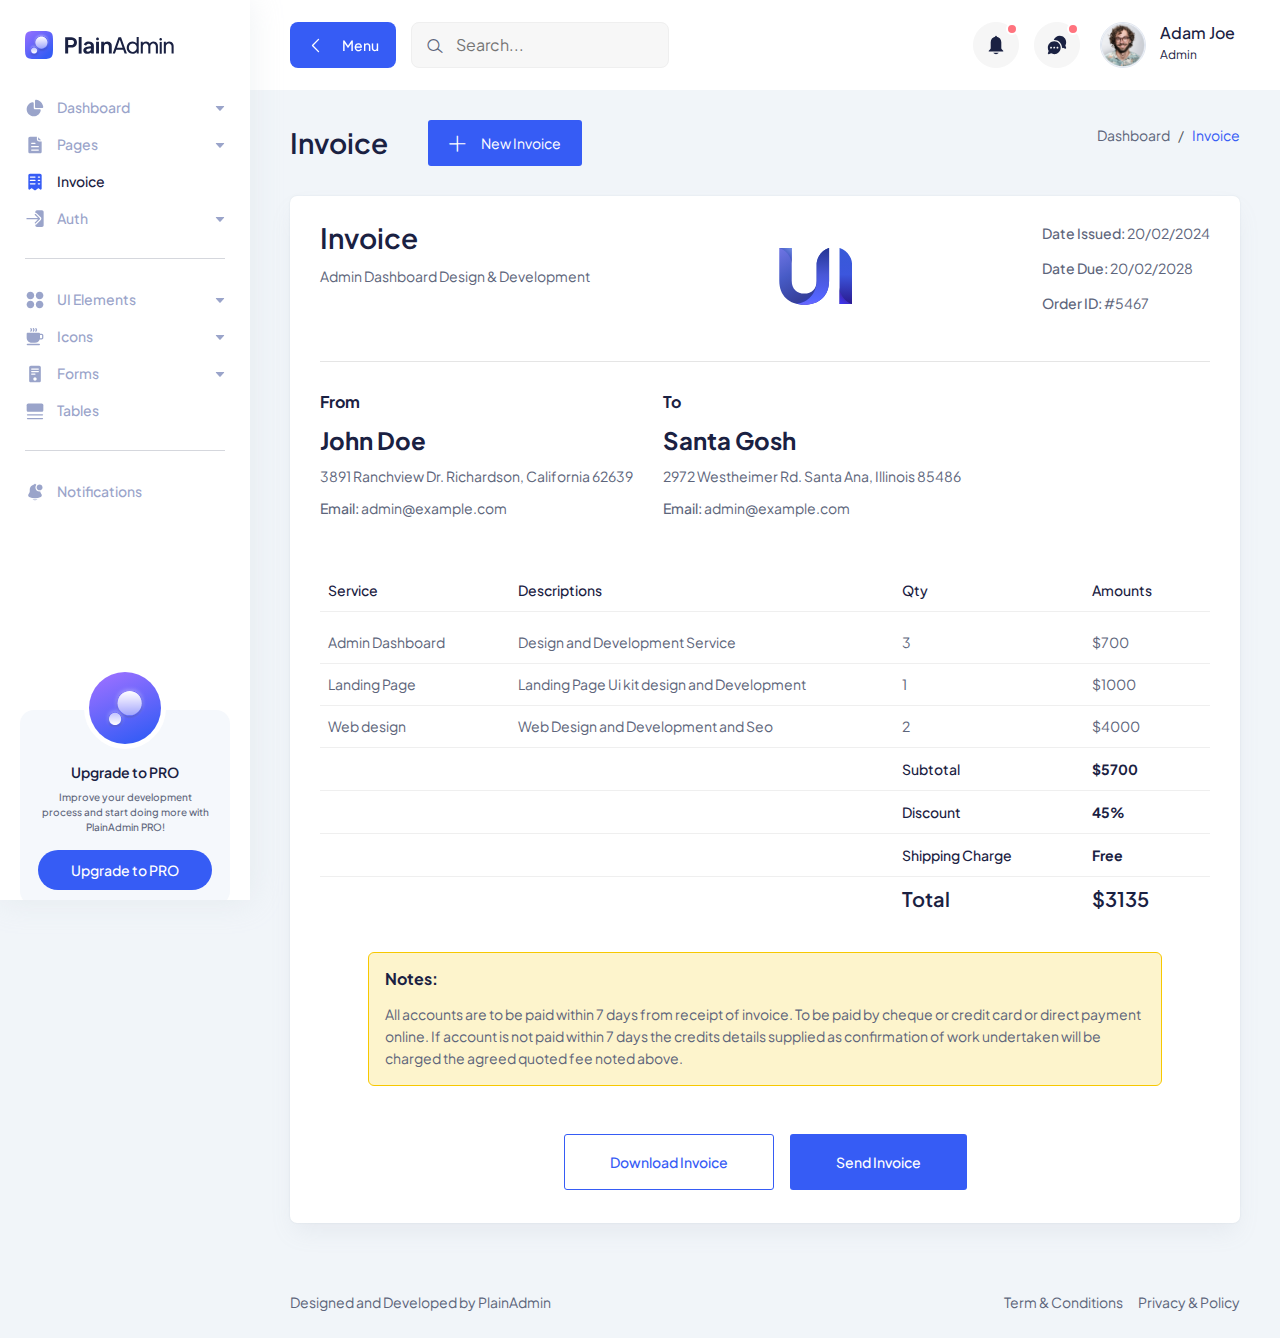
<file: admin/invoice.html>
<!DOCTYPE html>
<html lang="en">
  <head>
    <meta charset="UTF-8" />
    <meta http-equiv="X-UA-Compatible" content="IE=edge" />
    <meta name="viewport" content="width=device-width, initial-scale=1.0" />
    <link rel="shortcut icon" href="assets/images/favicon.svg" type="image/x-icon" />
    <title>Invoice | PlainAdmin Demo</title>

    <!-- ========== All CSS files linkup ========= -->
    <link rel="stylesheet" href="assets/css/bootstrap.min.css" />
    <link rel="stylesheet" href="assets/css/lineicons.css" />
    <link rel="stylesheet" href="assets/css/materialdesignicons.min.css" />
    <link rel="stylesheet" href="assets/css/fullcalendar.css" />
    <link rel="stylesheet" href="assets/css/main.css" />
  </head>
  <body>
    <!-- ======== Preloader =========== -->
    <div id="preloader">
      <div class="spinner"></div>
    </div>
    <!-- ======== Preloader =========== -->

    <!-- ======== sidebar-nav start =========== -->
    <aside class="sidebar-nav-wrapper">
      <div class="navbar-logo">
        <a href="index.html">
          <img src="assets/images/logo/logo.svg" alt="logo" />
        </a>
      </div>
      <nav class="sidebar-nav">
        <ul>
          <li class="nav-item nav-item-has-children">
            <a
              href="#0"
              class="collapsed"
              data-bs-toggle="collapse"
              data-bs-target="#ddmenu_1"
              aria-controls="ddmenu_1"
              aria-expanded="false"
              aria-label="Toggle navigation"
            >
              <span class="icon">
                <svg width="20" height="20" viewBox="0 0 20 20" fill="none" xmlns="http://www.w3.org/2000/svg">
                  <path
                    d="M8.74999 18.3333C12.2376 18.3333 15.1364 15.8128 15.7244 12.4941C15.8448 11.8143 15.2737 11.25 14.5833 11.25H9.99999C9.30966 11.25 8.74999 10.6903 8.74999 10V5.41666C8.74999 4.7263 8.18563 4.15512 7.50586 4.27556C4.18711 4.86357 1.66666 7.76243 1.66666 11.25C1.66666 15.162 4.83797 18.3333 8.74999 18.3333Z" />
                  <path
                    d="M17.0833 10C17.7737 10 18.3432 9.43708 18.2408 8.75433C17.7005 5.14918 14.8508 2.29947 11.2457 1.75912C10.5629 1.6568 10 2.2263 10 2.91665V9.16666C10 9.62691 10.3731 10 10.8333 10H17.0833Z" />
                </svg>
              </span>
              <span class="text">Dashboard</span>
            </a>
            <ul id="ddmenu_1" class="collapse dropdown-nav">
              <li>
                <a href="index.html"> eCommerce </a>
              </li>
            </ul>
          </li>
          <li class="nav-item nav-item-has-children">
            <a
              href="#0"
              class="collapsed"
              data-bs-toggle="collapse"
              data-bs-target="#ddmenu_2"
              aria-controls="ddmenu_2"
              aria-expanded="false"
              aria-label="Toggle navigation"
            >
              <span class="icon">
                <svg width="20" height="20" viewBox="0 0 20 20" fill="none" xmlns="http://www.w3.org/2000/svg">
                  <path
                    d="M11.8097 1.66667C11.8315 1.66667 11.8533 1.6671 11.875 1.66796V4.16667C11.875 5.43232 12.901 6.45834 14.1667 6.45834H16.6654C16.6663 6.48007 16.6667 6.50186 16.6667 6.5237V16.6667C16.6667 17.5872 15.9205 18.3333 15 18.3333H5.00001C4.07954 18.3333 3.33334 17.5872 3.33334 16.6667V3.33334C3.33334 2.41286 4.07954 1.66667 5.00001 1.66667H11.8097ZM6.66668 7.70834C6.3215 7.70834 6.04168 7.98816 6.04168 8.33334C6.04168 8.67851 6.3215 8.95834 6.66668 8.95834H10C10.3452 8.95834 10.625 8.67851 10.625 8.33334C10.625 7.98816 10.3452 7.70834 10 7.70834H6.66668ZM6.04168 11.6667C6.04168 12.0118 6.3215 12.2917 6.66668 12.2917H13.3333C13.6785 12.2917 13.9583 12.0118 13.9583 11.6667C13.9583 11.3215 13.6785 11.0417 13.3333 11.0417H6.66668C6.3215 11.0417 6.04168 11.3215 6.04168 11.6667ZM6.66668 14.375C6.3215 14.375 6.04168 14.6548 6.04168 15C6.04168 15.3452 6.3215 15.625 6.66668 15.625H13.3333C13.6785 15.625 13.9583 15.3452 13.9583 15C13.9583 14.6548 13.6785 14.375 13.3333 14.375H6.66668Z" />
                  <path
                    d="M13.125 2.29167L16.0417 5.20834H14.1667C13.5913 5.20834 13.125 4.74197 13.125 4.16667V2.29167Z" />
                </svg>
              </span>
              <span class="text">Pages</span>
            </a>
            <ul id="ddmenu_2" class="collapse dropdown-nav">
              <li>
                <a href="settings.html"> Settings </a>
              </li>
              <li>
                <a href="blank-page.html"> Blank Page </a>
              </li>
            </ul>
          </li>
          <li class="nav-item active">
            <a href="invoice.html">
              <span class="icon">
                <svg width="20" height="20" viewBox="0 0 20 20" fill="none" xmlns="http://www.w3.org/2000/svg">
                  <path
                    d="M3.33334 3.35442C3.33334 2.4223 4.07954 1.66666 5.00001 1.66666H15C15.9205 1.66666 16.6667 2.4223 16.6667 3.35442V16.8565C16.6667 17.5519 15.8827 17.9489 15.3333 17.5317L13.8333 16.3924C13.537 16.1673 13.1297 16.1673 12.8333 16.3924L10.5 18.1646C10.2037 18.3896 9.79634 18.3896 9.50001 18.1646L7.16668 16.3924C6.87038 16.1673 6.46298 16.1673 6.16668 16.3924L4.66668 17.5317C4.11731 17.9489 3.33334 17.5519 3.33334 16.8565V3.35442ZM4.79168 5.04218C4.79168 5.39173 5.0715 5.6751 5.41668 5.6751H10C10.3452 5.6751 10.625 5.39173 10.625 5.04218C10.625 4.69264 10.3452 4.40927 10 4.40927H5.41668C5.0715 4.40927 4.79168 4.69264 4.79168 5.04218ZM5.41668 7.7848C5.0715 7.7848 4.79168 8.06817 4.79168 8.41774C4.79168 8.76724 5.0715 9.05066 5.41668 9.05066H10C10.3452 9.05066 10.625 8.76724 10.625 8.41774C10.625 8.06817 10.3452 7.7848 10 7.7848H5.41668ZM4.79168 11.7932C4.79168 12.1428 5.0715 12.4262 5.41668 12.4262H10C10.3452 12.4262 10.625 12.1428 10.625 11.7932C10.625 11.4437 10.3452 11.1603 10 11.1603H5.41668C5.0715 11.1603 4.79168 11.4437 4.79168 11.7932ZM13.3333 4.40927C12.9882 4.40927 12.7083 4.69264 12.7083 5.04218C12.7083 5.39173 12.9882 5.6751 13.3333 5.6751H14.5833C14.9285 5.6751 15.2083 5.39173 15.2083 5.04218C15.2083 4.69264 14.9285 4.40927 14.5833 4.40927H13.3333ZM12.7083 8.41774C12.7083 8.76724 12.9882 9.05066 13.3333 9.05066H14.5833C14.9285 9.05066 15.2083 8.76724 15.2083 8.41774C15.2083 8.06817 14.9285 7.7848 14.5833 7.7848H13.3333C12.9882 7.7848 12.7083 8.06817 12.7083 8.41774ZM13.3333 11.1603C12.9882 11.1603 12.7083 11.4437 12.7083 11.7932C12.7083 12.1428 12.9882 12.4262 13.3333 12.4262H14.5833C14.9285 12.4262 15.2083 12.1428 15.2083 11.7932C15.2083 11.4437 14.9285 11.1603 14.5833 11.1603H13.3333Z" />
                </svg>
              </span>
              <span class="text">Invoice</span>
            </a>
          </li>
          <li class="nav-item nav-item-has-children">
            <a
              href="#0"
              class="collapsed"
              data-bs-toggle="collapse"
              data-bs-target="#ddmenu_3"
              aria-controls="ddmenu_3"
              aria-expanded="false"
              aria-label="Toggle navigation"
            >
              <span class="icon">
                <svg width="20" height="20" viewBox="0 0 20 20" fill="none" xmlns="http://www.w3.org/2000/svg">
                  <path
                    d="M14.9211 10.1294C15.1652 9.88534 15.1652 9.48967 14.9211 9.24559L10.7544 5.0789C10.5103 4.83482 10.1147 4.83482 9.87057 5.0789C9.62649 5.32297 9.62649 5.71871 9.87057 5.96278L12.9702 9.06251H1.97916C1.63398 9.06251 1.35416 9.34234 1.35416 9.68751C1.35416 10.0327 1.63398 10.3125 1.97916 10.3125H12.9702L9.87057 13.4123C9.62649 13.6563 9.62649 14.052 9.87057 14.2961C10.1147 14.5402 10.5103 14.5402 10.7544 14.2961L14.9211 10.1294Z" />
                  <path
                    d="M11.6383 15.18L15.805 11.0133C16.5373 10.2811 16.5373 9.09391 15.805 8.36166L11.6383 4.195C11.2722 3.82888 10.7923 3.64582 10.3125 3.64582V3.02082C10.3125 2.10035 11.0587 1.35416 11.9792 1.35416H16.9792C17.8997 1.35416 18.6458 2.10035 18.6458 3.02082V16.3542C18.6458 17.2747 17.8997 18.0208 16.9792 18.0208H11.9792C11.0587 18.0208 10.3125 17.2747 10.3125 16.3542V15.7292C10.7923 15.7292 11.2722 15.5461 11.6383 15.18Z" />
                </svg>
              </span>
              <span class="text">Auth</span>
            </a>
            <ul id="ddmenu_3" class="collapse dropdown-nav">
              <li>
                <a href="signin.html"> Sign In </a>
              </li>
              <li>
                <a href="signup.html"> Sign Up </a>
              </li>
            </ul>
          </li>
          <span class="divider">
            <hr />
          </span>
          <li class="nav-item nav-item-has-children">
            <a
              href="#0"
              class="collapsed"
              data-bs-toggle="collapse"
              data-bs-target="#ddmenu_4"
              aria-controls="ddmenu_4"
              aria-expanded="false"
              aria-label="Toggle navigation"
            >
              <span class="icon">
                <svg width="20" height="20" viewBox="0 0 20 20" fill="none" xmlns="http://www.w3.org/2000/svg">
                  <path
                    d="M1.66666 5.41669C1.66666 3.34562 3.34559 1.66669 5.41666 1.66669C7.48772 1.66669 9.16666 3.34562 9.16666 5.41669C9.16666 7.48775 7.48772 9.16669 5.41666 9.16669C3.34559 9.16669 1.66666 7.48775 1.66666 5.41669Z" />
                  <path
                    d="M1.66666 14.5834C1.66666 12.5123 3.34559 10.8334 5.41666 10.8334C7.48772 10.8334 9.16666 12.5123 9.16666 14.5834C9.16666 16.6545 7.48772 18.3334 5.41666 18.3334C3.34559 18.3334 1.66666 16.6545 1.66666 14.5834Z" />
                  <path
                    d="M10.8333 5.41669C10.8333 3.34562 12.5123 1.66669 14.5833 1.66669C16.6544 1.66669 18.3333 3.34562 18.3333 5.41669C18.3333 7.48775 16.6544 9.16669 14.5833 9.16669C12.5123 9.16669 10.8333 7.48775 10.8333 5.41669Z" />
                  <path
                    d="M10.8333 14.5834C10.8333 12.5123 12.5123 10.8334 14.5833 10.8334C16.6544 10.8334 18.3333 12.5123 18.3333 14.5834C18.3333 16.6545 16.6544 18.3334 14.5833 18.3334C12.5123 18.3334 10.8333 16.6545 10.8333 14.5834Z" />
                </svg>
              </span>
              <span class="text">UI Elements </span>
            </a>
            <ul id="ddmenu_4" class="collapse dropdown-nav">
              <li>
                <a href="alerts.html"> Alerts </a>
              </li>
              <li>
                <a href="buttons.html"> Buttons </a>
              </li>
              <li>
                <a href="cards.html"> Cards </a>
              </li>
              <li>
                <a href="typography.html"> Typography </a>
              </li>
            </ul>
          </li>
          <li class="nav-item nav-item-has-children">
            <a
              href="#0"
              class="collapsed"
              data-bs-toggle="collapse"
              data-bs-target="#ddmenu_55"
              aria-controls="ddmenu_55"
              aria-expanded="false"
              aria-label="Toggle navigation"
            >
              <span class="icon">
                <svg width="20" height="20" viewBox="0 0 20 20" fill="none" xmlns="http://www.w3.org/2000/svg">
                  <path
                    d="M5.48663 1.1466C5.77383 0.955131 6.16188 1.03274 6.35335 1.31994L6.87852 2.10769C7.20508 2.59755 7.20508 3.23571 6.87852 3.72556L6.35335 4.51331C6.16188 4.80052 5.77383 4.87813 5.48663 4.68666C5.19943 4.49519 5.12182 4.10715 5.31328 3.81994L5.83845 3.03219C5.88511 2.96221 5.88511 2.87105 5.83845 2.80106L5.31328 2.01331C5.12182 1.72611 5.19943 1.33806 5.48663 1.1466Z" />
                  <path
                    d="M2.49999 5.83331C2.03976 5.83331 1.66666 6.2064 1.66666 6.66665V10.8333C1.66666 13.5948 3.90523 15.8333 6.66666 15.8333H9.99999C12.1856 15.8333 14.0436 14.431 14.7235 12.4772C14.8134 12.4922 14.9058 12.5 15 12.5H16.6667C17.5872 12.5 18.3333 11.7538 18.3333 10.8333V8.33331C18.3333 7.41284 17.5872 6.66665 16.6667 6.66665H15C15 6.2064 14.6269 5.83331 14.1667 5.83331H2.49999ZM14.9829 11.2496C14.9942 11.1123 15 10.9735 15 10.8333V7.91665H16.6667C16.8967 7.91665 17.0833 8.10319 17.0833 8.33331V10.8333C17.0833 11.0634 16.8967 11.25 16.6667 11.25H15L14.9898 11.2498L14.9829 11.2496Z" />
                  <path
                    d="M8.85332 1.31994C8.6619 1.03274 8.27383 0.955131 7.98663 1.1466C7.69943 1.33806 7.62182 1.72611 7.81328 2.01331L8.33848 2.80106C8.38507 2.87105 8.38507 2.96221 8.33848 3.03219L7.81328 3.81994C7.62182 4.10715 7.69943 4.49519 7.98663 4.68666C8.27383 4.87813 8.6619 4.80052 8.85332 4.51331L9.37848 3.72556C9.70507 3.23571 9.70507 2.59755 9.37848 2.10769L8.85332 1.31994Z" />
                  <path
                    d="M10.4867 1.1466C10.7738 0.955131 11.1619 1.03274 11.3533 1.31994L11.8785 2.10769C12.2051 2.59755 12.2051 3.23571 11.8785 3.72556L11.3533 4.51331C11.1619 4.80052 10.7738 4.87813 10.4867 4.68666C10.1994 4.49519 10.1218 4.10715 10.3133 3.81994L10.8385 3.03219C10.8851 2.96221 10.8851 2.87105 10.8385 2.80106L10.3133 2.01331C10.1218 1.72611 10.1994 1.33806 10.4867 1.1466Z" />
                  <path
                    d="M2.49999 16.6667C2.03976 16.6667 1.66666 17.0398 1.66666 17.5C1.66666 17.9602 2.03976 18.3334 2.49999 18.3334H14.1667C14.6269 18.3334 15 17.9602 15 17.5C15 17.0398 14.6269 16.6667 14.1667 16.6667H2.49999Z" />
                </svg>
              </span>
              <span class="text">Icons</span>
            </a>
            <ul id="ddmenu_55" class="collapse dropdown-nav">
              <li>
                <a href="icons.html"> LineIcons </a>
              </li>
              <li>
                <a href="mdi-icons.html"> MDI Icons </a>
              </li>
            </ul>
          </li>
          <li class="nav-item nav-item-has-children">
            <a
              href="#0"
              class="collapsed"
              data-bs-toggle="collapse"
              data-bs-target="#ddmenu_5"
              aria-controls="ddmenu_5"
              aria-expanded="false"
              aria-label="Toggle navigation"
            >
              <span class="icon">
                <svg width="20" height="20" viewBox="0 0 20 20" fill="none" xmlns="http://www.w3.org/2000/svg">
                  <path
                    d="M4.16666 3.33335C4.16666 2.41288 4.91285 1.66669 5.83332 1.66669H14.1667C15.0872 1.66669 15.8333 2.41288 15.8333 3.33335V16.6667C15.8333 17.5872 15.0872 18.3334 14.1667 18.3334H5.83332C4.91285 18.3334 4.16666 17.5872 4.16666 16.6667V3.33335ZM6.04166 5.00002C6.04166 5.3452 6.32148 5.62502 6.66666 5.62502H13.3333C13.6785 5.62502 13.9583 5.3452 13.9583 5.00002C13.9583 4.65485 13.6785 4.37502 13.3333 4.37502H6.66666C6.32148 4.37502 6.04166 4.65485 6.04166 5.00002ZM6.66666 6.87502C6.32148 6.87502 6.04166 7.15485 6.04166 7.50002C6.04166 7.8452 6.32148 8.12502 6.66666 8.12502H13.3333C13.6785 8.12502 13.9583 7.8452 13.9583 7.50002C13.9583 7.15485 13.6785 6.87502 13.3333 6.87502H6.66666ZM6.04166 10C6.04166 10.3452 6.32148 10.625 6.66666 10.625H9.99999C10.3452 10.625 10.625 10.3452 10.625 10C10.625 9.65485 10.3452 9.37502 9.99999 9.37502H6.66666C6.32148 9.37502 6.04166 9.65485 6.04166 10ZM9.99999 16.6667C10.9205 16.6667 11.6667 15.9205 11.6667 15C11.6667 14.0795 10.9205 13.3334 9.99999 13.3334C9.07949 13.3334 8.33332 14.0795 8.33332 15C8.33332 15.9205 9.07949 16.6667 9.99999 16.6667Z" />
                </svg>
              </span>
              <span class="text"> Forms </span>
            </a>
            <ul id="ddmenu_5" class="collapse dropdown-nav">
              <li>
                <a href="form-elements.html"> Form Elements </a>
              </li>
            </ul>
          </li>
          <li class="nav-item">
            <a href="tables.html">
              <span class="icon">
                <svg width="20" height="20" viewBox="0 0 20 20" fill="none" xmlns="http://www.w3.org/2000/svg">
                  <path
                    d="M1.66666 4.16667C1.66666 3.24619 2.41285 2.5 3.33332 2.5H16.6667C17.5872 2.5 18.3333 3.24619 18.3333 4.16667V9.16667C18.3333 10.0872 17.5872 10.8333 16.6667 10.8333H3.33332C2.41285 10.8333 1.66666 10.0872 1.66666 9.16667V4.16667Z" />
                  <path
                    d="M1.875 13.75C1.875 13.4048 2.15483 13.125 2.5 13.125H17.5C17.8452 13.125 18.125 13.4048 18.125 13.75C18.125 14.0952 17.8452 14.375 17.5 14.375H2.5C2.15483 14.375 1.875 14.0952 1.875 13.75Z" />
                  <path
                    d="M2.5 16.875C2.15483 16.875 1.875 17.1548 1.875 17.5C1.875 17.8452 2.15483 18.125 2.5 18.125H17.5C17.8452 18.125 18.125 17.8452 18.125 17.5C18.125 17.1548 17.8452 16.875 17.5 16.875H2.5Z" />
                </svg>
              </span>
              <span class="text">Tables</span>
            </a>
          </li>
          <span class="divider"><hr /></span>

          <li class="nav-item">
            <a href="notification.html">
              <span class="icon">
                <svg width="20" height="20" viewBox="0 0 20 20" fill="none" xmlns="http://www.w3.org/2000/svg">
                  <path
                    d="M10.8333 2.50008C10.8333 2.03984 10.4602 1.66675 9.99999 1.66675C9.53975 1.66675 9.16666 2.03984 9.16666 2.50008C9.16666 2.96032 9.53975 3.33341 9.99999 3.33341C10.4602 3.33341 10.8333 2.96032 10.8333 2.50008Z" />
                  <path
                    d="M17.5 5.41673C17.5 7.02756 16.1942 8.33339 14.5833 8.33339C12.9725 8.33339 11.6667 7.02756 11.6667 5.41673C11.6667 3.80589 12.9725 2.50006 14.5833 2.50006C16.1942 2.50006 17.5 3.80589 17.5 5.41673Z" />
                  <path
                    d="M11.4272 2.69637C10.9734 2.56848 10.4947 2.50006 10 2.50006C7.10054 2.50006 4.75003 4.85057 4.75003 7.75006V9.20873C4.75003 9.72814 4.62082 10.2393 4.37404 10.6963L3.36705 12.5611C2.89938 13.4272 3.26806 14.5081 4.16749 14.9078C7.88074 16.5581 12.1193 16.5581 15.8326 14.9078C16.732 14.5081 17.1007 13.4272 16.633 12.5611L15.626 10.6963C15.43 10.3333 15.3081 9.93606 15.2663 9.52773C15.0441 9.56431 14.8159 9.58339 14.5833 9.58339C12.2822 9.58339 10.4167 7.71791 10.4167 5.41673C10.4167 4.37705 10.7975 3.42631 11.4272 2.69637Z" />
                  <path
                    d="M7.48901 17.1925C8.10004 17.8918 8.99841 18.3335 10 18.3335C11.0016 18.3335 11.9 17.8918 12.511 17.1925C10.8482 17.4634 9.15183 17.4634 7.48901 17.1925Z" />
                </svg>
              </span>
              <span class="text">Notifications</span>
            </a>
          </li>
        </ul>
      </nav>
      <div class="promo-box">
        <div class="promo-icon">
          <img class="mx-auto" src="./assets/images/logo/logo-icon-big.svg" alt="Logo">
        </div>
        <h3>Upgrade to PRO</h3>
        <p>Improve your development process and start doing more with PlainAdmin PRO!</p>
        <a href="https://plainadmin.com/pro" target="_blank" rel="nofollow" class="main-btn primary-btn btn-hover">
          Upgrade to PRO
        </a>
      </div>
    </aside>
    <div class="overlay"></div>
    <!-- ======== sidebar-nav end =========== -->

    <!-- ======== main-wrapper start =========== -->
    <main class="main-wrapper">
      <!-- ========== header start ========== -->
      <header class="header">
        <div class="container-fluid">
          <div class="row">
            <div class="col-lg-5 col-md-5 col-6">
              <div class="header-left d-flex align-items-center">
                <div class="menu-toggle-btn mr-15">
                  <button id="menu-toggle" class="main-btn primary-btn btn-hover">
                    <i class="lni lni-chevron-left me-2"></i> Menu
                  </button>
                </div>
                <div class="header-search d-none d-md-flex">
                  <form action="#">
                    <input type="text" placeholder="Search..." />
                    <button><i class="lni lni-search-alt"></i></button>
                  </form>
                </div>
              </div>
            </div>
            <div class="col-lg-7 col-md-7 col-6">
              <div class="header-right">
                <!-- notification start -->
                <div class="notification-box ml-15 d-none d-md-flex">
                  <button class="dropdown-toggle" type="button" id="notification" data-bs-toggle="dropdown"
                    aria-expanded="false">
                    <svg width="22" height="22" viewBox="0 0 22 22" fill="none" xmlns="http://www.w3.org/2000/svg">
                      <path
                        d="M11 20.1667C9.88317 20.1667 8.88718 19.63 8.23901 18.7917H13.761C13.113 19.63 12.1169 20.1667 11 20.1667Z"
                        fill="" />
                      <path
                        d="M10.1157 2.74999C10.1157 2.24374 10.5117 1.83333 11 1.83333C11.4883 1.83333 11.8842 2.24374 11.8842 2.74999V2.82604C14.3932 3.26245 16.3051 5.52474 16.3051 8.24999V14.287C16.3051 14.5301 16.3982 14.7633 16.564 14.9352L18.2029 16.6342C18.4814 16.9229 18.2842 17.4167 17.8903 17.4167H4.10961C3.71574 17.4167 3.5185 16.9229 3.797 16.6342L5.43589 14.9352C5.6017 14.7633 5.69485 14.5301 5.69485 14.287V8.24999C5.69485 5.52474 7.60672 3.26245 10.1157 2.82604V2.74999Z"
                        fill="" />
                    </svg>
                    <span></span>
                  </button>
                  <ul class="dropdown-menu dropdown-menu-end" aria-labelledby="notification">
                    <li>
                      <a href="#0">
                        <div class="image">
                          <img src="assets/images/lead/lead-6.png" alt="" />
                        </div>
                        <div class="content">
                          <h6>
                            John Doe
                            <span class="text-regular">
                              comment on a product.
                            </span>
                          </h6>
                          <p>
                            Lorem ipsum dolor sit amet, consect etur adipiscing
                            elit Vivamus tortor.
                          </p>
                          <span>10 mins ago</span>
                        </div>
                      </a>
                    </li>
                    <li>
                      <a href="#0">
                        <div class="image">
                          <img src="assets/images/lead/lead-1.png" alt="" />
                        </div>
                        <div class="content">
                          <h6>
                            Jonathon
                            <span class="text-regular">
                              like on a product.
                            </span>
                          </h6>
                          <p>
                            Lorem ipsum dolor sit amet, consect etur adipiscing
                            elit Vivamus tortor.
                          </p>
                          <span>10 mins ago</span>
                        </div>
                      </a>
                    </li>
                  </ul>
                </div>
                <!-- notification end -->
                <!-- message start -->
                <div class="header-message-box ml-15 d-none d-md-flex">
                  <button class="dropdown-toggle" type="button" id="message" data-bs-toggle="dropdown"
                    aria-expanded="false">
                    <svg width="22" height="22" viewBox="0 0 22 22" fill="none" xmlns="http://www.w3.org/2000/svg">
                      <path
                        d="M7.74866 5.97421C7.91444 5.96367 8.08162 5.95833 8.25005 5.95833C12.5532 5.95833 16.0417 9.4468 16.0417 13.75C16.0417 13.9184 16.0364 14.0856 16.0259 14.2514C16.3246 14.138 16.6127 14.003 16.8883 13.8482L19.2306 14.629C19.7858 14.8141 20.3141 14.2858 20.129 13.7306L19.3482 11.3882C19.8694 10.4604 20.1667 9.38996 20.1667 8.25C20.1667 4.70617 17.2939 1.83333 13.75 1.83333C11.0077 1.83333 8.66702 3.55376 7.74866 5.97421Z"
                        fill="" />
                      <path
                        d="M14.6667 13.75C14.6667 17.2938 11.7939 20.1667 8.25004 20.1667C7.11011 20.1667 6.03962 19.8694 5.11182 19.3482L2.76946 20.129C2.21421 20.3141 1.68597 19.7858 1.87105 19.2306L2.65184 16.8882C2.13062 15.9604 1.83338 14.89 1.83338 13.75C1.83338 10.2062 4.70622 7.33333 8.25004 7.33333C11.7939 7.33333 14.6667 10.2062 14.6667 13.75ZM5.95838 13.75C5.95838 13.2437 5.54797 12.8333 5.04171 12.8333C4.53545 12.8333 4.12504 13.2437 4.12504 13.75C4.12504 14.2563 4.53545 14.6667 5.04171 14.6667C5.54797 14.6667 5.95838 14.2563 5.95838 13.75ZM9.16671 13.75C9.16671 13.2437 8.7563 12.8333 8.25004 12.8333C7.74379 12.8333 7.33338 13.2437 7.33338 13.75C7.33338 14.2563 7.74379 14.6667 8.25004 14.6667C8.7563 14.6667 9.16671 14.2563 9.16671 13.75ZM11.4584 14.6667C11.9647 14.6667 12.375 14.2563 12.375 13.75C12.375 13.2437 11.9647 12.8333 11.4584 12.8333C10.9521 12.8333 10.5417 13.2437 10.5417 13.75C10.5417 14.2563 10.9521 14.6667 11.4584 14.6667Z"
                        fill="" />
                    </svg>
                    <span></span>
                  </button>
                  <ul class="dropdown-menu dropdown-menu-end" aria-labelledby="message">
                    <li>
                      <a href="#0">
                        <div class="image">
                          <img src="assets/images/lead/lead-5.png" alt="" />
                        </div>
                        <div class="content">
                          <h6>Jacob Jones</h6>
                          <p>Hey!I can across your profile and ...</p>
                          <span>10 mins ago</span>
                        </div>
                      </a>
                    </li>
                    <li>
                      <a href="#0">
                        <div class="image">
                          <img src="assets/images/lead/lead-3.png" alt="" />
                        </div>
                        <div class="content">
                          <h6>John Doe</h6>
                          <p>Would you mind please checking out</p>
                          <span>12 mins ago</span>
                        </div>
                      </a>
                    </li>
                    <li>
                      <a href="#0">
                        <div class="image">
                          <img src="assets/images/lead/lead-2.png" alt="" />
                        </div>
                        <div class="content">
                          <h6>Anee Lee</h6>
                          <p>Hey! are you available for freelance?</p>
                          <span>1h ago</span>
                        </div>
                      </a>
                    </li>
                  </ul>
                </div>
                <!-- message end -->
                <!-- profile start -->
                <div class="profile-box ml-15">
                  <button class="dropdown-toggle bg-transparent border-0" type="button" id="profile"
                    data-bs-toggle="dropdown" aria-expanded="false">
                    <div class="profile-info">
                      <div class="info">
                        <div class="image">
                          <img src="assets/images/profile/profile-image.png" alt="" />
                        </div>
                        <div>
                          <h6 class="fw-500">Adam Joe</h6>
                          <p>Admin</p>
                        </div>
                      </div>
                    </div>
                  </button>
                  <ul class="dropdown-menu dropdown-menu-end" aria-labelledby="profile">
                    <li>
                      <div class="author-info flex items-center !p-1">
                        <div class="image">
                          <img src="assets/images/profile/profile-image.png" alt="image">
                        </div>
                        <div class="content">
                          <h4 class="text-sm">Adam Joe</h4>
                          <a class="text-black/40 dark:text-white/40 hover:text-black dark:hover:text-white text-xs"
                            href="#">Email@gmail.com</a>
                        </div>
                      </div>
                    </li>
                    <li class="divider"></li>
                    <li>
                      <a href="#0">
                        <i class="lni lni-user"></i> View Profile
                      </a>
                    </li>
                    <li>
                      <a href="#0">
                        <i class="lni lni-alarm"></i> Notifications
                      </a>
                    </li>
                    <li>
                      <a href="#0"> <i class="lni lni-inbox"></i> Messages </a>
                    </li>
                    <li>
                      <a href="#0"> <i class="lni lni-cog"></i> Settings </a>
                    </li>
                    <li class="divider"></li>
                    <li>
                      <a href="#0"> <i class="lni lni-exit"></i> Sign Out </a>
                    </li>
                  </ul>
                </div>
                <!-- profile end -->
              </div>
            </div>
          </div>
        </div>
      </header>
      <!-- ========== header end ========== -->

      <!-- ========== section start ========== -->
      <section>
        <div class="container-fluid">
          <!-- ========== title-wrapper start ========== -->
          <div class="title-wrapper pt-30">
            <div class="row align-items-center">
              <div class="col-md-6">
                <div class="title d-flex align-items-center flex-wrap">
                  <h2 class="mr-40">Invoice</h2>
                  <a href="#0" class="main-btn primary-btn btn-hover btn-sm">
                    <i class="lni lni-plus mr-5"></i> New Invoice</a>
                </div>
              </div>
              <!-- end col -->
              <div class="col-md-6">
                <div class="breadcrumb-wrapper">
                  <nav aria-label="breadcrumb">
                    <ol class="breadcrumb">
                      <li class="breadcrumb-item">
                        <a href="#0">Dashboard</a>
                      </li>
                      <li class="breadcrumb-item active" aria-current="page">
                        Invoice
                      </li>
                    </ol>
                  </nav>
                </div>
              </div>
              <!-- end col -->
            </div>
            <!-- end row -->
          </div>
          <!-- ========== title-wrapper end ========== -->

          <!-- Invoice Wrapper Start -->
          <div class="invoice-wrapper">
            <div class="row">
              <div class="col-12">
                <div class="invoice-card card-style mb-30">
                  <div class="invoice-header">
                    <div class="invoice-for">
                      <h2 class="mb-10">Invoice</h2>
                      <p class="text-sm">
                        Admin Dashboard Design & Development
                      </p>
                    </div>
                    <div class="invoice-logo">
                      <img src="assets/images/invoice/uideck-logo.svg" alt="" />
                    </div>
                    <div class="invoice-date">
                      <p><span>Date Issued:</span> 20/02/2024</p>
                      <p><span>Date Due:</span> 20/02/2028</p>
                      <p><span>Order ID:</span> #5467</p>
                    </div>
                  </div>
                  <div class="invoice-address">
                    <div class="address-item">
                      <h5 class="text-bold">From</h5>
                      <h1>John Doe</h1>
                      <p class="text-sm">
                        3891 Ranchview Dr. Richardson, California 62639
                      </p>
                      <p class="text-sm">
                        <span class="text-medium">Email:</span>
                        admin@example.com
                      </p>
                    </div>
                    <div class="address-item">
                      <h5 class="text-bold">To</h5>
                      <h1>Santa Gosh</h1>
                      <p class="text-sm">
                        2972 Westheimer Rd. Santa Ana, Illinois 85486
                      </p>
                      <p class="text-sm">
                        <span class="text-medium">Email:</span>
                        admin@example.com
                      </p>
                    </div>
                  </div>
                  <div class="table-responsive">
                    <table class="invoice-table table">
                      <thead>
                        <tr>
                          <th class="service">
                            <h6 class="text-sm text-medium">Service</h6>
                          </th>
                          <th class="desc">
                            <h6 class="text-sm text-medium">Descriptions</h6>
                          </th>
                          <th class="qty">
                            <h6 class="text-sm text-medium">Qty</h6>
                          </th>
                          <th class="amount">
                            <h6 class="text-sm text-medium">Amounts</h6>
                          </th>
                        </tr>
                      </thead>
                      <tbody>
                        <tr>
                          <td>
                            <p class="text-sm">Admin Dashboard</p>
                          </td>
                          <td>
                            <p class="text-sm">
                              Design and Development Service
                            </p>
                          </td>
                          <td>
                            <p class="text-sm">3</p>
                          </td>
                          <td>
                            <p class="text-sm">$700</p>
                          </td>
                        </tr>
                        <tr>
                          <td>
                            <p class="text-sm">Landing Page</p>
                          </td>
                          <td>
                            <p class="text-sm">
                              Landing Page Ui kit design and Development
                            </p>
                          </td>
                          <td>
                            <p class="text-sm">1</p>
                          </td>
                          <td>
                            <p class="text-sm">$1000</p>
                          </td>
                        </tr>
                        <tr>
                          <td>
                            <p class="text-sm">Web design</p>
                          </td>
                          <td>
                            <p class="text-sm">
                              Web Design and Development and Seo
                            </p>
                          </td>
                          <td>
                            <p class="text-sm">2</p>
                          </td>
                          <td>
                            <p class="text-sm">$4000</p>
                          </td>
                        </tr>
                        <tr>
                          <td></td>
                          <td></td>
                          <td>
                            <h6 class="text-sm text-medium">Subtotal</h6>
                          </td>
                          <td>
                            <h6 class="text-sm text-bold">$5700</h6>
                          </td>
                        </tr>
                        <tr>
                          <td></td>
                          <td></td>
                          <td>
                            <h6 class="text-sm text-medium">Discount</h6>
                          </td>
                          <td>
                            <h6 class="text-sm text-bold">45%</h6>
                          </td>
                        </tr>
                        <tr>
                          <td></td>
                          <td></td>
                          <td>
                            <h6 class="text-sm text-medium">Shipping Charge</h6>
                          </td>
                          <td>
                            <h6 class="text-sm text-bold">Free</h6>
                          </td>
                        </tr>
                        <tr>
                          <td></td>
                          <td></td>
                          <td>
                            <h4>Total</h4>
                          </td>
                          <td>
                            <h4>$3135</h4>
                          </td>
                        </tr>
                      </tbody>
                    </table>
                  </div>
                  <div class="note-wrapper warning-alert py-4 px-sm-3 px-lg-5">
                    <div class="alert">
                      <h5 class="text-bold mb-15">Notes:</h5>
                      <p class="text-sm text-gray">
                        All accounts are to be paid within 7 days from receipt
                        of invoice. To be paid by cheque or credit card or
                        direct payment online. If account is not paid within 7
                        days the credits details supplied as confirmation of
                        work undertaken will be charged the agreed quoted fee
                        noted above.
                      </p>
                    </div>
                  </div>
                  <div class="invoice-action">
                    <ul class="d-flex flex-wrap align-items-center justify-content-center">
                      <li class="m-2">
                        <a href="#0" class="main-btn primary-btn-outline btn-hover">
                          Download Invoice
                        </a>
                      </li>
                      <li class="m-2">
                        <a href="#0" class="main-btn primary-btn btn-hover">
                          Send Invoice
                        </a>
                      </li>
                    </ul>
                  </div>
                </div>
                <!-- End Card -->
              </div>
              <!-- ENd Col -->
            </div>
            <!-- End Row -->
          </div>
          <!-- Invoice Wrapper End -->
        </div>
        <!-- end container -->
      </section>
      <!-- ========== section end ========== -->

      <!-- ========== footer start =========== -->
      <footer class="footer">
        <div class="container-fluid">
          <div class="row">
            <div class="col-md-6 order-last order-md-first">
              <div class="copyright text-center text-md-start">
                <p class="text-sm">
                  Designed and Developed by
                  <a href="https://plainadmin.com" rel="nofollow" target="_blank">
                    PlainAdmin
                  </a>
                </p>
              </div>
            </div>
            <!-- end col-->
            <div class="col-md-6">
              <div class="terms d-flex justify-content-center justify-content-md-end">
                <a href="#0" class="text-sm">Term & Conditions</a>
                <a href="#0" class="text-sm ml-15">Privacy & Policy</a>
              </div>
            </div>
          </div>
          <!-- end row -->
        </div>
        <!-- end container -->
      </footer>
      <!-- ========== footer end =========== -->
    </main>
    <!-- ======== main-wrapper end =========== -->

    <!-- ========= All Javascript files linkup ======== -->
    <script src="assets/js/bootstrap.bundle.min.js"></script>
    <script src="assets/js/Chart.min.js"></script>
    <script src="assets/js/dynamic-pie-chart.js"></script>
    <script src="assets/js/moment.min.js"></script>
    <script src="assets/js/fullcalendar.js"></script>
    <script src="assets/js/jvectormap.min.js"></script>
    <script src="assets/js/world-merc.js"></script>
    <script src="assets/js/polyfill.js"></script>
    <script src="assets/js/main.js"></script>
  </body>
</html>
</file>
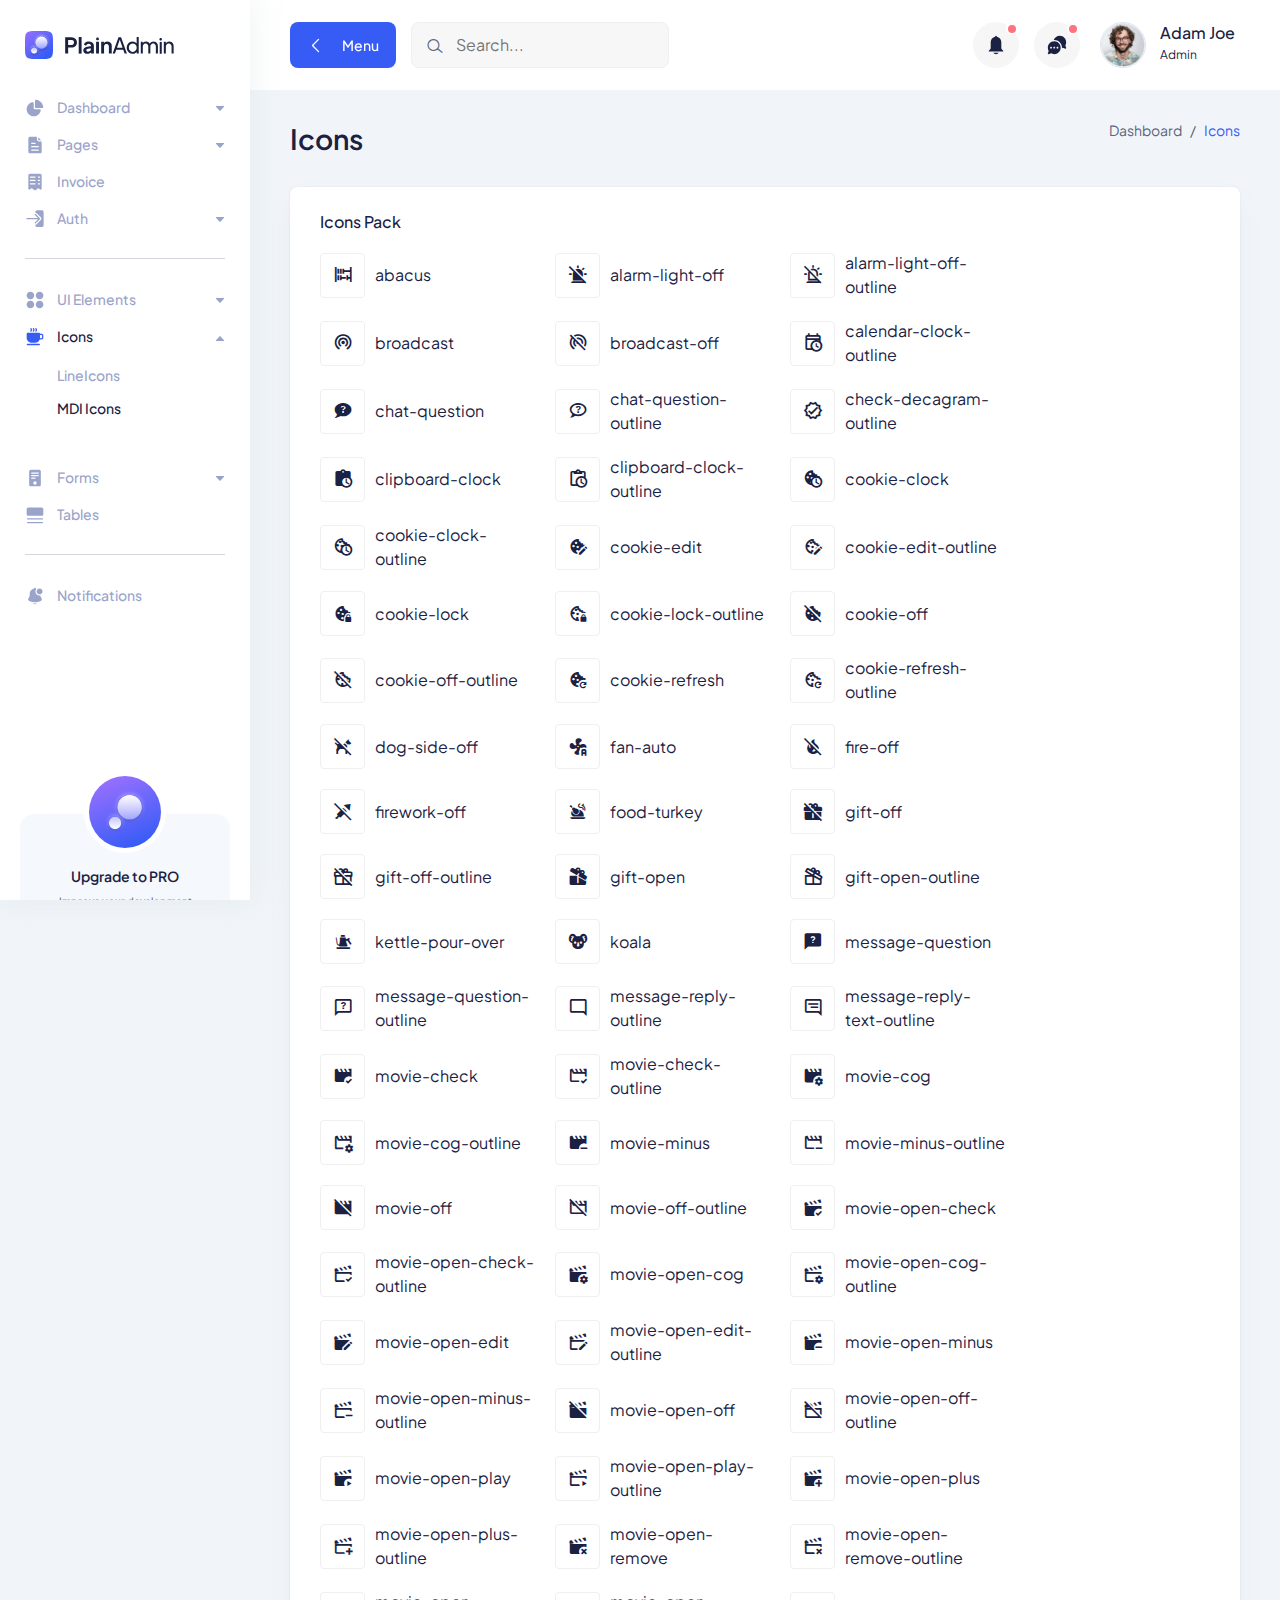
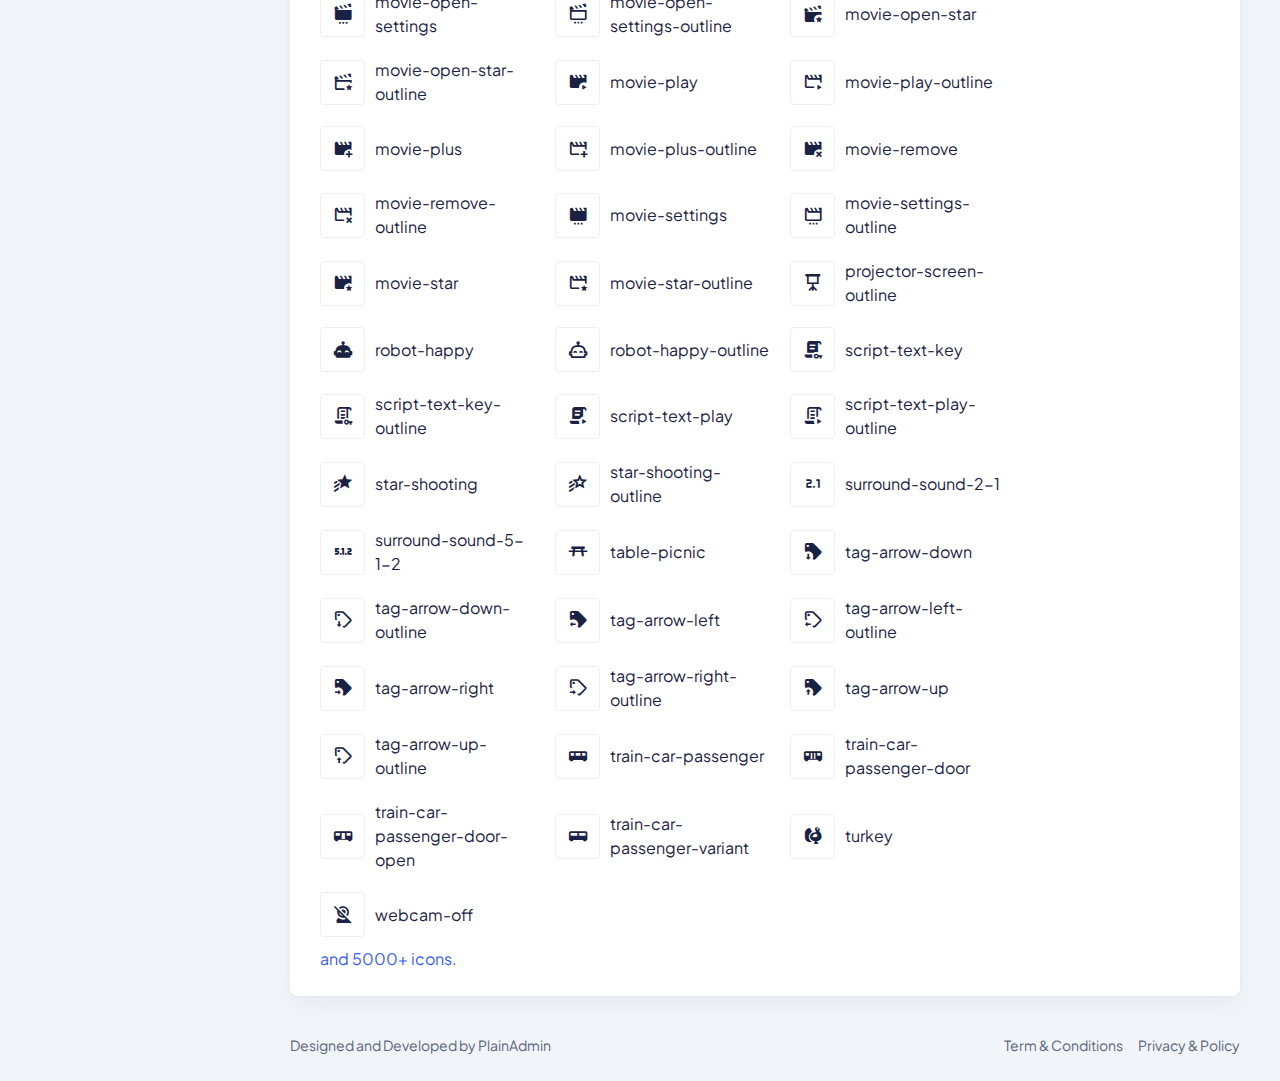
<file: admin/mdi-icons.html>
<!DOCTYPE html>
<html lang="en">
  <head>
    <meta charset="UTF-8" />
    <meta http-equiv="X-UA-Compatible" content="IE=edge" />
    <meta name="viewport" content="width=device-width, initial-scale=1.0" />
    <link rel="shortcut icon" href="assets/images/favicon.svg" type="image/x-icon" />
    <title>Material Design Icons | PlainAdmin Demo</title>

    <!-- ========== All CSS files linkup ========= -->
    <link rel="stylesheet" href="assets/css/bootstrap.min.css" />
    <link rel="stylesheet" href="assets/css/lineicons.css" />
    <link rel="stylesheet" href="assets/css/materialdesignicons.min.css" />
    <link rel="stylesheet" href="assets/css/fullcalendar.css" />
    <link rel="stylesheet" href="assets/css/main.css" />
  </head>
  <body>
    <!-- ======== Preloader =========== -->
    <div id="preloader">
      <div class="spinner"></div>
    </div>
    <!-- ======== Preloader =========== -->

    <!-- ======== sidebar-nav start =========== -->
    <aside class="sidebar-nav-wrapper">
      <div class="navbar-logo">
        <a href="index.html">
          <img src="assets/images/logo/logo.svg" alt="logo" />
        </a>
      </div>
      <nav class="sidebar-nav">
        <ul>
          <li class="nav-item nav-item-has-children">
            <a
              href="#0"
              class="collapsed"
              data-bs-toggle="collapse"
              data-bs-target="#ddmenu_1"
              aria-controls="ddmenu_1"
              aria-expanded="false"
              aria-label="Toggle navigation"
            >
              <span class="icon">
                <svg width="20" height="20" viewBox="0 0 20 20" fill="none" xmlns="http://www.w3.org/2000/svg">
                  <path
                    d="M8.74999 18.3333C12.2376 18.3333 15.1364 15.8128 15.7244 12.4941C15.8448 11.8143 15.2737 11.25 14.5833 11.25H9.99999C9.30966 11.25 8.74999 10.6903 8.74999 10V5.41666C8.74999 4.7263 8.18563 4.15512 7.50586 4.27556C4.18711 4.86357 1.66666 7.76243 1.66666 11.25C1.66666 15.162 4.83797 18.3333 8.74999 18.3333Z" />
                  <path
                    d="M17.0833 10C17.7737 10 18.3432 9.43708 18.2408 8.75433C17.7005 5.14918 14.8508 2.29947 11.2457 1.75912C10.5629 1.6568 10 2.2263 10 2.91665V9.16666C10 9.62691 10.3731 10 10.8333 10H17.0833Z" />
                </svg>
              </span>
              <span class="text">Dashboard</span>
            </a>
            <ul id="ddmenu_1" class="collapse dropdown-nav">
              <li>
                <a href="index.html"> eCommerce </a>
              </li>
            </ul>
          </li>
          <li class="nav-item nav-item-has-children">
            <a
              href="#0"
              class="collapsed"
              data-bs-toggle="collapse"
              data-bs-target="#ddmenu_2"
              aria-controls="ddmenu_2"
              aria-expanded="false"
              aria-label="Toggle navigation"
            >
              <span class="icon">
                <svg width="20" height="20" viewBox="0 0 20 20" fill="none" xmlns="http://www.w3.org/2000/svg">
                  <path
                    d="M11.8097 1.66667C11.8315 1.66667 11.8533 1.6671 11.875 1.66796V4.16667C11.875 5.43232 12.901 6.45834 14.1667 6.45834H16.6654C16.6663 6.48007 16.6667 6.50186 16.6667 6.5237V16.6667C16.6667 17.5872 15.9205 18.3333 15 18.3333H5.00001C4.07954 18.3333 3.33334 17.5872 3.33334 16.6667V3.33334C3.33334 2.41286 4.07954 1.66667 5.00001 1.66667H11.8097ZM6.66668 7.70834C6.3215 7.70834 6.04168 7.98816 6.04168 8.33334C6.04168 8.67851 6.3215 8.95834 6.66668 8.95834H10C10.3452 8.95834 10.625 8.67851 10.625 8.33334C10.625 7.98816 10.3452 7.70834 10 7.70834H6.66668ZM6.04168 11.6667C6.04168 12.0118 6.3215 12.2917 6.66668 12.2917H13.3333C13.6785 12.2917 13.9583 12.0118 13.9583 11.6667C13.9583 11.3215 13.6785 11.0417 13.3333 11.0417H6.66668C6.3215 11.0417 6.04168 11.3215 6.04168 11.6667ZM6.66668 14.375C6.3215 14.375 6.04168 14.6548 6.04168 15C6.04168 15.3452 6.3215 15.625 6.66668 15.625H13.3333C13.6785 15.625 13.9583 15.3452 13.9583 15C13.9583 14.6548 13.6785 14.375 13.3333 14.375H6.66668Z" />
                  <path
                    d="M13.125 2.29167L16.0417 5.20834H14.1667C13.5913 5.20834 13.125 4.74197 13.125 4.16667V2.29167Z" />
                </svg>
              </span>
              <span class="text">Pages</span>
            </a>
            <ul id="ddmenu_2" class="collapse dropdown-nav">
              <li>
                <a href="settings.html"> Settings </a>
              </li>
              <li>
                <a href="blank-page.html"> Blank Page </a>
              </li>
            </ul>
          </li>
          <li class="nav-item">
            <a href="invoice.html">
              <span class="icon">
                <svg width="20" height="20" viewBox="0 0 20 20" fill="none" xmlns="http://www.w3.org/2000/svg">
                  <path
                    d="M3.33334 3.35442C3.33334 2.4223 4.07954 1.66666 5.00001 1.66666H15C15.9205 1.66666 16.6667 2.4223 16.6667 3.35442V16.8565C16.6667 17.5519 15.8827 17.9489 15.3333 17.5317L13.8333 16.3924C13.537 16.1673 13.1297 16.1673 12.8333 16.3924L10.5 18.1646C10.2037 18.3896 9.79634 18.3896 9.50001 18.1646L7.16668 16.3924C6.87038 16.1673 6.46298 16.1673 6.16668 16.3924L4.66668 17.5317C4.11731 17.9489 3.33334 17.5519 3.33334 16.8565V3.35442ZM4.79168 5.04218C4.79168 5.39173 5.0715 5.6751 5.41668 5.6751H10C10.3452 5.6751 10.625 5.39173 10.625 5.04218C10.625 4.69264 10.3452 4.40927 10 4.40927H5.41668C5.0715 4.40927 4.79168 4.69264 4.79168 5.04218ZM5.41668 7.7848C5.0715 7.7848 4.79168 8.06817 4.79168 8.41774C4.79168 8.76724 5.0715 9.05066 5.41668 9.05066H10C10.3452 9.05066 10.625 8.76724 10.625 8.41774C10.625 8.06817 10.3452 7.7848 10 7.7848H5.41668ZM4.79168 11.7932C4.79168 12.1428 5.0715 12.4262 5.41668 12.4262H10C10.3452 12.4262 10.625 12.1428 10.625 11.7932C10.625 11.4437 10.3452 11.1603 10 11.1603H5.41668C5.0715 11.1603 4.79168 11.4437 4.79168 11.7932ZM13.3333 4.40927C12.9882 4.40927 12.7083 4.69264 12.7083 5.04218C12.7083 5.39173 12.9882 5.6751 13.3333 5.6751H14.5833C14.9285 5.6751 15.2083 5.39173 15.2083 5.04218C15.2083 4.69264 14.9285 4.40927 14.5833 4.40927H13.3333ZM12.7083 8.41774C12.7083 8.76724 12.9882 9.05066 13.3333 9.05066H14.5833C14.9285 9.05066 15.2083 8.76724 15.2083 8.41774C15.2083 8.06817 14.9285 7.7848 14.5833 7.7848H13.3333C12.9882 7.7848 12.7083 8.06817 12.7083 8.41774ZM13.3333 11.1603C12.9882 11.1603 12.7083 11.4437 12.7083 11.7932C12.7083 12.1428 12.9882 12.4262 13.3333 12.4262H14.5833C14.9285 12.4262 15.2083 12.1428 15.2083 11.7932C15.2083 11.4437 14.9285 11.1603 14.5833 11.1603H13.3333Z" />
                </svg>
              </span>
              <span class="text">Invoice</span>
            </a>
          </li>
          <li class="nav-item nav-item-has-children">
            <a
              href="#0"
              class="collapsed"
              data-bs-toggle="collapse"
              data-bs-target="#ddmenu_3"
              aria-controls="ddmenu_3"
              aria-expanded="false"
              aria-label="Toggle navigation"
            >
              <span class="icon">
                <svg width="20" height="20" viewBox="0 0 20 20" fill="none" xmlns="http://www.w3.org/2000/svg">
                  <path
                    d="M14.9211 10.1294C15.1652 9.88534 15.1652 9.48967 14.9211 9.24559L10.7544 5.0789C10.5103 4.83482 10.1147 4.83482 9.87057 5.0789C9.62649 5.32297 9.62649 5.71871 9.87057 5.96278L12.9702 9.06251H1.97916C1.63398 9.06251 1.35416 9.34234 1.35416 9.68751C1.35416 10.0327 1.63398 10.3125 1.97916 10.3125H12.9702L9.87057 13.4123C9.62649 13.6563 9.62649 14.052 9.87057 14.2961C10.1147 14.5402 10.5103 14.5402 10.7544 14.2961L14.9211 10.1294Z" />
                  <path
                    d="M11.6383 15.18L15.805 11.0133C16.5373 10.2811 16.5373 9.09391 15.805 8.36166L11.6383 4.195C11.2722 3.82888 10.7923 3.64582 10.3125 3.64582V3.02082C10.3125 2.10035 11.0587 1.35416 11.9792 1.35416H16.9792C17.8997 1.35416 18.6458 2.10035 18.6458 3.02082V16.3542C18.6458 17.2747 17.8997 18.0208 16.9792 18.0208H11.9792C11.0587 18.0208 10.3125 17.2747 10.3125 16.3542V15.7292C10.7923 15.7292 11.2722 15.5461 11.6383 15.18Z" />
                </svg>
              </span>
              <span class="text">Auth</span>
            </a>
            <ul id="ddmenu_3" class="collapse dropdown-nav">
              <li>
                <a href="signin.html"> Sign In </a>
              </li>
              <li>
                <a href="signup.html"> Sign Up </a>
              </li>
            </ul>
          </li>
          <span class="divider"><hr /></span>
          <li class="nav-item nav-item-has-children">
            <a
              href="#0"
              class="collapsed"
              data-bs-toggle="collapse"
              data-bs-target="#ddmenu_4"
              aria-controls="ddmenu_4"
              aria-expanded="false"
              aria-label="Toggle navigation"
            >
              <span class="icon">
                <svg width="20" height="20" viewBox="0 0 20 20" fill="none" xmlns="http://www.w3.org/2000/svg">
                  <path
                    d="M1.66666 5.41669C1.66666 3.34562 3.34559 1.66669 5.41666 1.66669C7.48772 1.66669 9.16666 3.34562 9.16666 5.41669C9.16666 7.48775 7.48772 9.16669 5.41666 9.16669C3.34559 9.16669 1.66666 7.48775 1.66666 5.41669Z" />
                  <path
                    d="M1.66666 14.5834C1.66666 12.5123 3.34559 10.8334 5.41666 10.8334C7.48772 10.8334 9.16666 12.5123 9.16666 14.5834C9.16666 16.6545 7.48772 18.3334 5.41666 18.3334C3.34559 18.3334 1.66666 16.6545 1.66666 14.5834Z" />
                  <path
                    d="M10.8333 5.41669C10.8333 3.34562 12.5123 1.66669 14.5833 1.66669C16.6544 1.66669 18.3333 3.34562 18.3333 5.41669C18.3333 7.48775 16.6544 9.16669 14.5833 9.16669C12.5123 9.16669 10.8333 7.48775 10.8333 5.41669Z" />
                  <path
                    d="M10.8333 14.5834C10.8333 12.5123 12.5123 10.8334 14.5833 10.8334C16.6544 10.8334 18.3333 12.5123 18.3333 14.5834C18.3333 16.6545 16.6544 18.3334 14.5833 18.3334C12.5123 18.3334 10.8333 16.6545 10.8333 14.5834Z" />
                </svg>
              </span>
              <span class="text">UI Elements </span>
            </a>
            <ul id="ddmenu_4" class="collapse dropdown-nav">
              <li>
                <a href="alerts.html"> Alerts </a>
              </li>
              <li>
                <a href="buttons.html"> Buttons </a>
              </li>
              <li>
                <a href="cards.html"> Cards </a>
              </li>
              <li>
                <a href="typography.html"> Typography </a>
              </li>
            </ul>
          </li>
          <li class="nav-item nav-item-has-children">
            <a
              href="icons.html"
              class=""
              data-bs-toggle="collapse"
              data-bs-target="#ddmenu_55"
              aria-controls="ddmenu_55"
              aria-expanded="false"
              aria-label="Toggle navigation"
            >
              <span class="icon">
                <svg width="20" height="20" viewBox="0 0 20 20" fill="none" xmlns="http://www.w3.org/2000/svg">
                  <path
                    d="M5.48663 1.1466C5.77383 0.955131 6.16188 1.03274 6.35335 1.31994L6.87852 2.10769C7.20508 2.59755 7.20508 3.23571 6.87852 3.72556L6.35335 4.51331C6.16188 4.80052 5.77383 4.87813 5.48663 4.68666C5.19943 4.49519 5.12182 4.10715 5.31328 3.81994L5.83845 3.03219C5.88511 2.96221 5.88511 2.87105 5.83845 2.80106L5.31328 2.01331C5.12182 1.72611 5.19943 1.33806 5.48663 1.1466Z" />
                  <path
                    d="M2.49999 5.83331C2.03976 5.83331 1.66666 6.2064 1.66666 6.66665V10.8333C1.66666 13.5948 3.90523 15.8333 6.66666 15.8333H9.99999C12.1856 15.8333 14.0436 14.431 14.7235 12.4772C14.8134 12.4922 14.9058 12.5 15 12.5H16.6667C17.5872 12.5 18.3333 11.7538 18.3333 10.8333V8.33331C18.3333 7.41284 17.5872 6.66665 16.6667 6.66665H15C15 6.2064 14.6269 5.83331 14.1667 5.83331H2.49999ZM14.9829 11.2496C14.9942 11.1123 15 10.9735 15 10.8333V7.91665H16.6667C16.8967 7.91665 17.0833 8.10319 17.0833 8.33331V10.8333C17.0833 11.0634 16.8967 11.25 16.6667 11.25H15L14.9898 11.2498L14.9829 11.2496Z" />
                  <path
                    d="M8.85332 1.31994C8.6619 1.03274 8.27383 0.955131 7.98663 1.1466C7.69943 1.33806 7.62182 1.72611 7.81328 2.01331L8.33848 2.80106C8.38507 2.87105 8.38507 2.96221 8.33848 3.03219L7.81328 3.81994C7.62182 4.10715 7.69943 4.49519 7.98663 4.68666C8.27383 4.87813 8.6619 4.80052 8.85332 4.51331L9.37848 3.72556C9.70507 3.23571 9.70507 2.59755 9.37848 2.10769L8.85332 1.31994Z" />
                  <path
                    d="M10.4867 1.1466C10.7738 0.955131 11.1619 1.03274 11.3533 1.31994L11.8785 2.10769C12.2051 2.59755 12.2051 3.23571 11.8785 3.72556L11.3533 4.51331C11.1619 4.80052 10.7738 4.87813 10.4867 4.68666C10.1994 4.49519 10.1218 4.10715 10.3133 3.81994L10.8385 3.03219C10.8851 2.96221 10.8851 2.87105 10.8385 2.80106L10.3133 2.01331C10.1218 1.72611 10.1994 1.33806 10.4867 1.1466Z" />
                  <path
                    d="M2.49999 16.6667C2.03976 16.6667 1.66666 17.0398 1.66666 17.5C1.66666 17.9602 2.03976 18.3334 2.49999 18.3334H14.1667C14.6269 18.3334 15 17.9602 15 17.5C15 17.0398 14.6269 16.6667 14.1667 16.6667H2.49999Z" />
                </svg>
              </span>
              <span class="text">Icons</span>
            </a>
            <ul id="ddmenu_55" class="collapse show dropdown-nav">
              <li>
                <a href="icons.html"> LineIcons </a>
              </li>
              <li>
                <a href="mdi-icons.html" class="active"> MDI Icons </a>
              </li>
            </ul>
          </li>
          <li class="nav-item nav-item-has-children">
            <a
              href="#0"
              class="collapsed"
              data-bs-toggle="collapse"
              data-bs-target="#ddmenu_5"
              aria-controls="ddmenu_5"
              aria-expanded="false"
              aria-label="Toggle navigation"
            >
              <span class="icon">
                <svg width="20" height="20" viewBox="0 0 20 20" fill="none" xmlns="http://www.w3.org/2000/svg">
                  <path
                    d="M4.16666 3.33335C4.16666 2.41288 4.91285 1.66669 5.83332 1.66669H14.1667C15.0872 1.66669 15.8333 2.41288 15.8333 3.33335V16.6667C15.8333 17.5872 15.0872 18.3334 14.1667 18.3334H5.83332C4.91285 18.3334 4.16666 17.5872 4.16666 16.6667V3.33335ZM6.04166 5.00002C6.04166 5.3452 6.32148 5.62502 6.66666 5.62502H13.3333C13.6785 5.62502 13.9583 5.3452 13.9583 5.00002C13.9583 4.65485 13.6785 4.37502 13.3333 4.37502H6.66666C6.32148 4.37502 6.04166 4.65485 6.04166 5.00002ZM6.66666 6.87502C6.32148 6.87502 6.04166 7.15485 6.04166 7.50002C6.04166 7.8452 6.32148 8.12502 6.66666 8.12502H13.3333C13.6785 8.12502 13.9583 7.8452 13.9583 7.50002C13.9583 7.15485 13.6785 6.87502 13.3333 6.87502H6.66666ZM6.04166 10C6.04166 10.3452 6.32148 10.625 6.66666 10.625H9.99999C10.3452 10.625 10.625 10.3452 10.625 10C10.625 9.65485 10.3452 9.37502 9.99999 9.37502H6.66666C6.32148 9.37502 6.04166 9.65485 6.04166 10ZM9.99999 16.6667C10.9205 16.6667 11.6667 15.9205 11.6667 15C11.6667 14.0795 10.9205 13.3334 9.99999 13.3334C9.07949 13.3334 8.33332 14.0795 8.33332 15C8.33332 15.9205 9.07949 16.6667 9.99999 16.6667Z" />
                </svg>
              </span>
              <span class="text"> Forms </span>
            </a>
            <ul id="ddmenu_5" class="collapse dropdown-nav">
              <li>
                <a href="form-elements.html"> Form Elements </a>
              </li>
            </ul>
          </li>
          <li class="nav-item">
            <a href="tables.html">
              <span class="icon">
                <svg width="20" height="20" viewBox="0 0 20 20" fill="none" xmlns="http://www.w3.org/2000/svg">
                  <path
                    d="M1.66666 4.16667C1.66666 3.24619 2.41285 2.5 3.33332 2.5H16.6667C17.5872 2.5 18.3333 3.24619 18.3333 4.16667V9.16667C18.3333 10.0872 17.5872 10.8333 16.6667 10.8333H3.33332C2.41285 10.8333 1.66666 10.0872 1.66666 9.16667V4.16667Z" />
                  <path
                    d="M1.875 13.75C1.875 13.4048 2.15483 13.125 2.5 13.125H17.5C17.8452 13.125 18.125 13.4048 18.125 13.75C18.125 14.0952 17.8452 14.375 17.5 14.375H2.5C2.15483 14.375 1.875 14.0952 1.875 13.75Z" />
                  <path
                    d="M2.5 16.875C2.15483 16.875 1.875 17.1548 1.875 17.5C1.875 17.8452 2.15483 18.125 2.5 18.125H17.5C17.8452 18.125 18.125 17.8452 18.125 17.5C18.125 17.1548 17.8452 16.875 17.5 16.875H2.5Z" />
                </svg>
              </span>
              <span class="text">Tables</span>
            </a>
          </li>
          <span class="divider"><hr /></span>

          <li class="nav-item">
            <a href="notification.html">
              <span class="icon">
                <svg width="20" height="20" viewBox="0 0 20 20" fill="none" xmlns="http://www.w3.org/2000/svg">
                  <path
                    d="M10.8333 2.50008C10.8333 2.03984 10.4602 1.66675 9.99999 1.66675C9.53975 1.66675 9.16666 2.03984 9.16666 2.50008C9.16666 2.96032 9.53975 3.33341 9.99999 3.33341C10.4602 3.33341 10.8333 2.96032 10.8333 2.50008Z" />
                  <path
                    d="M17.5 5.41673C17.5 7.02756 16.1942 8.33339 14.5833 8.33339C12.9725 8.33339 11.6667 7.02756 11.6667 5.41673C11.6667 3.80589 12.9725 2.50006 14.5833 2.50006C16.1942 2.50006 17.5 3.80589 17.5 5.41673Z" />
                  <path
                    d="M11.4272 2.69637C10.9734 2.56848 10.4947 2.50006 10 2.50006C7.10054 2.50006 4.75003 4.85057 4.75003 7.75006V9.20873C4.75003 9.72814 4.62082 10.2393 4.37404 10.6963L3.36705 12.5611C2.89938 13.4272 3.26806 14.5081 4.16749 14.9078C7.88074 16.5581 12.1193 16.5581 15.8326 14.9078C16.732 14.5081 17.1007 13.4272 16.633 12.5611L15.626 10.6963C15.43 10.3333 15.3081 9.93606 15.2663 9.52773C15.0441 9.56431 14.8159 9.58339 14.5833 9.58339C12.2822 9.58339 10.4167 7.71791 10.4167 5.41673C10.4167 4.37705 10.7975 3.42631 11.4272 2.69637Z" />
                  <path
                    d="M7.48901 17.1925C8.10004 17.8918 8.99841 18.3335 10 18.3335C11.0016 18.3335 11.9 17.8918 12.511 17.1925C10.8482 17.4634 9.15183 17.4634 7.48901 17.1925Z" />
                </svg>
              </span>
              <span class="text">Notifications</span>
            </a>
          </li>
        </ul>
      </nav>
      <div class="promo-box">
        <div class="promo-icon">
          <img class="mx-auto" src="./assets/images/logo/logo-icon-big.svg" alt="Logo">
        </div>
        <h3>Upgrade to PRO</h3>
        <p>Improve your development process and start doing more with PlainAdmin PRO!</p>
        <a href="https://plainadmin.com/pro" target="_blank" rel="nofollow" class="main-btn primary-btn btn-hover">
          Upgrade to PRO
        </a>
      </div>
    </aside>
    <div class="overlay"></div>
    <!-- ======== sidebar-nav end =========== -->

    <!-- ======== main-wrapper start =========== -->
    <main class="main-wrapper">
      <!-- ========== header start ========== -->
      <header class="header">
        <div class="container-fluid">
          <div class="row">
            <div class="col-lg-5 col-md-5 col-6">
              <div class="header-left d-flex align-items-center">
                <div class="menu-toggle-btn mr-15">
                  <button id="menu-toggle" class="main-btn primary-btn btn-hover">
                    <i class="lni lni-chevron-left me-2"></i> Menu
                  </button>
                </div>
                <div class="header-search d-none d-md-flex">
                  <form action="#">
                    <input type="text" placeholder="Search..." />
                    <button><i class="lni lni-search-alt"></i></button>
                  </form>
                </div>
              </div>
            </div>
            <div class="col-lg-7 col-md-7 col-6">
              <div class="header-right">
                <!-- notification start -->
                <div class="notification-box ml-15 d-none d-md-flex">
                  <button class="dropdown-toggle" type="button" id="notification" data-bs-toggle="dropdown"
                    aria-expanded="false">
                    <svg width="22" height="22" viewBox="0 0 22 22" fill="none" xmlns="http://www.w3.org/2000/svg">
                      <path
                        d="M11 20.1667C9.88317 20.1667 8.88718 19.63 8.23901 18.7917H13.761C13.113 19.63 12.1169 20.1667 11 20.1667Z"
                        fill="" />
                      <path
                        d="M10.1157 2.74999C10.1157 2.24374 10.5117 1.83333 11 1.83333C11.4883 1.83333 11.8842 2.24374 11.8842 2.74999V2.82604C14.3932 3.26245 16.3051 5.52474 16.3051 8.24999V14.287C16.3051 14.5301 16.3982 14.7633 16.564 14.9352L18.2029 16.6342C18.4814 16.9229 18.2842 17.4167 17.8903 17.4167H4.10961C3.71574 17.4167 3.5185 16.9229 3.797 16.6342L5.43589 14.9352C5.6017 14.7633 5.69485 14.5301 5.69485 14.287V8.24999C5.69485 5.52474 7.60672 3.26245 10.1157 2.82604V2.74999Z"
                        fill="" />
                    </svg>
                    <span></span>
                  </button>
                  <ul class="dropdown-menu dropdown-menu-end" aria-labelledby="notification">
                    <li>
                      <a href="#0">
                        <div class="image">
                          <img src="assets/images/lead/lead-6.png" alt="" />
                        </div>
                        <div class="content">
                          <h6>
                            John Doe
                            <span class="text-regular">
                              comment on a product.
                            </span>
                          </h6>
                          <p>
                            Lorem ipsum dolor sit amet, consect etur adipiscing
                            elit Vivamus tortor.
                          </p>
                          <span>10 mins ago</span>
                        </div>
                      </a>
                    </li>
                    <li>
                      <a href="#0">
                        <div class="image">
                          <img src="assets/images/lead/lead-1.png" alt="" />
                        </div>
                        <div class="content">
                          <h6>
                            Jonathon
                            <span class="text-regular">
                              like on a product.
                            </span>
                          </h6>
                          <p>
                            Lorem ipsum dolor sit amet, consect etur adipiscing
                            elit Vivamus tortor.
                          </p>
                          <span>10 mins ago</span>
                        </div>
                      </a>
                    </li>
                  </ul>
                </div>
                <!-- notification end -->
                <!-- message start -->
                <div class="header-message-box ml-15 d-none d-md-flex">
                  <button class="dropdown-toggle" type="button" id="message" data-bs-toggle="dropdown"
                    aria-expanded="false">
                    <svg width="22" height="22" viewBox="0 0 22 22" fill="none" xmlns="http://www.w3.org/2000/svg">
                      <path
                        d="M7.74866 5.97421C7.91444 5.96367 8.08162 5.95833 8.25005 5.95833C12.5532 5.95833 16.0417 9.4468 16.0417 13.75C16.0417 13.9184 16.0364 14.0856 16.0259 14.2514C16.3246 14.138 16.6127 14.003 16.8883 13.8482L19.2306 14.629C19.7858 14.8141 20.3141 14.2858 20.129 13.7306L19.3482 11.3882C19.8694 10.4604 20.1667 9.38996 20.1667 8.25C20.1667 4.70617 17.2939 1.83333 13.75 1.83333C11.0077 1.83333 8.66702 3.55376 7.74866 5.97421Z"
                        fill="" />
                      <path
                        d="M14.6667 13.75C14.6667 17.2938 11.7939 20.1667 8.25004 20.1667C7.11011 20.1667 6.03962 19.8694 5.11182 19.3482L2.76946 20.129C2.21421 20.3141 1.68597 19.7858 1.87105 19.2306L2.65184 16.8882C2.13062 15.9604 1.83338 14.89 1.83338 13.75C1.83338 10.2062 4.70622 7.33333 8.25004 7.33333C11.7939 7.33333 14.6667 10.2062 14.6667 13.75ZM5.95838 13.75C5.95838 13.2437 5.54797 12.8333 5.04171 12.8333C4.53545 12.8333 4.12504 13.2437 4.12504 13.75C4.12504 14.2563 4.53545 14.6667 5.04171 14.6667C5.54797 14.6667 5.95838 14.2563 5.95838 13.75ZM9.16671 13.75C9.16671 13.2437 8.7563 12.8333 8.25004 12.8333C7.74379 12.8333 7.33338 13.2437 7.33338 13.75C7.33338 14.2563 7.74379 14.6667 8.25004 14.6667C8.7563 14.6667 9.16671 14.2563 9.16671 13.75ZM11.4584 14.6667C11.9647 14.6667 12.375 14.2563 12.375 13.75C12.375 13.2437 11.9647 12.8333 11.4584 12.8333C10.9521 12.8333 10.5417 13.2437 10.5417 13.75C10.5417 14.2563 10.9521 14.6667 11.4584 14.6667Z"
                        fill="" />
                    </svg>
                    <span></span>
                  </button>
                  <ul class="dropdown-menu dropdown-menu-end" aria-labelledby="message">
                    <li>
                      <a href="#0">
                        <div class="image">
                          <img src="assets/images/lead/lead-5.png" alt="" />
                        </div>
                        <div class="content">
                          <h6>Jacob Jones</h6>
                          <p>Hey!I can across your profile and ...</p>
                          <span>10 mins ago</span>
                        </div>
                      </a>
                    </li>
                    <li>
                      <a href="#0">
                        <div class="image">
                          <img src="assets/images/lead/lead-3.png" alt="" />
                        </div>
                        <div class="content">
                          <h6>John Doe</h6>
                          <p>Would you mind please checking out</p>
                          <span>12 mins ago</span>
                        </div>
                      </a>
                    </li>
                    <li>
                      <a href="#0">
                        <div class="image">
                          <img src="assets/images/lead/lead-2.png" alt="" />
                        </div>
                        <div class="content">
                          <h6>Anee Lee</h6>
                          <p>Hey! are you available for freelance?</p>
                          <span>1h ago</span>
                        </div>
                      </a>
                    </li>
                  </ul>
                </div>
                <!-- message end -->
                <!-- profile start -->
                <div class="profile-box ml-15">
                  <button class="dropdown-toggle bg-transparent border-0" type="button" id="profile"
                    data-bs-toggle="dropdown" aria-expanded="false">
                    <div class="profile-info">
                      <div class="info">
                        <div class="image">
                          <img src="assets/images/profile/profile-image.png" alt="" />
                        </div>
                        <div>
                          <h6 class="fw-500">Adam Joe</h6>
                          <p>Admin</p>
                        </div>
                      </div>
                    </div>
                  </button>
                  <ul class="dropdown-menu dropdown-menu-end" aria-labelledby="profile">
                    <li>
                      <div class="author-info flex items-center !p-1">
                        <div class="image">
                          <img src="assets/images/profile/profile-image.png" alt="image">
                        </div>
                        <div class="content">
                          <h4 class="text-sm">Adam Joe</h4>
                          <a class="text-black/40 dark:text-white/40 hover:text-black dark:hover:text-white text-xs"
                            href="#">Email@gmail.com</a>
                        </div>
                      </div>
                    </li>
                    <li class="divider"></li>
                    <li>
                      <a href="#0">
                        <i class="lni lni-user"></i> View Profile
                      </a>
                    </li>
                    <li>
                      <a href="#0">
                        <i class="lni lni-alarm"></i> Notifications
                      </a>
                    </li>
                    <li>
                      <a href="#0"> <i class="lni lni-inbox"></i> Messages </a>
                    </li>
                    <li>
                      <a href="#0"> <i class="lni lni-cog"></i> Settings </a>
                    </li>
                    <li class="divider"></li>
                    <li>
                      <a href="#0"> <i class="lni lni-exit"></i> Sign Out </a>
                    </li>
                  </ul>
                </div>
                <!-- profile end -->
              </div>
            </div>
          </div>
        </div>
      </header>
      <!-- ========== header end ========== -->

      <!-- ========== section start ========== -->
      <section class="section">
        <div class="container-fluid">
          <!-- ========== title-wrapper start ========== -->
          <div class="title-wrapper pt-30">
            <div class="row align-items-center">
              <div class="col-md-6">
                <div class="title">
                  <h2>Icons</h2>
                </div>
              </div>
              <!-- end col -->
              <div class="col-md-6">
                <div class="breadcrumb-wrapper">
                  <nav aria-label="breadcrumb">
                    <ol class="breadcrumb">
                      <li class="breadcrumb-item">
                        <a href="#0">Dashboard</a>
                      </li>
                      <li class="breadcrumb-item active" aria-current="page">
                        Icons
                      </li>
                    </ol>
                  </nav>
                </div>
              </div>
              <!-- end col -->
            </div>
            <!-- end row -->
          </div>
          <!-- ========== title-wrapper end ========== -->
          <div class="icons-wrapper">
            <div class="row">
              <div class="col-12">
                <div class="card-style">
                  <div class="title d-flex justify-content-between">
                    <div class="left">
                      <h6 class="text-medium mb-10">Icons Pack</h6>
                    </div>
                  </div>
                  <!-- End Title -->
                  <div class="icons" id="newIcons">
                    <div><i class="mdi mdi-abacus"></i><span>abacus</span></div>
                    <div>
                      <i class="mdi mdi-alarm-light-off"></i><span>alarm-light-off</span>
                    </div>
                    <div>
                      <i class="mdi mdi-alarm-light-off-outline"></i><span>alarm-light-off-outline</span>
                    </div>
                    <div>
                      <i class="mdi mdi-broadcast"></i><span>broadcast</span>
                    </div>
                    <div>
                      <i class="mdi mdi-broadcast-off"></i><span>broadcast-off</span>
                    </div>
                    <div>
                      <i class="mdi mdi-calendar-clock-outline"></i><span>calendar-clock-outline</span>
                    </div>
                    <div>
                      <i class="mdi mdi-chat-question"></i><span>chat-question</span>
                    </div>
                    <div>
                      <i class="mdi mdi-chat-question-outline"></i><span>chat-question-outline</span>
                    </div>
                    <div>
                      <i class="mdi mdi-check-decagram-outline"></i><span>check-decagram-outline</span>
                    </div>
                    <div>
                      <i class="mdi mdi-clipboard-clock"></i><span>clipboard-clock</span>
                    </div>
                    <div>
                      <i class="mdi mdi-clipboard-clock-outline"></i><span>clipboard-clock-outline</span>
                    </div>
                    <div>
                      <i class="mdi mdi-cookie-clock"></i><span>cookie-clock</span>
                    </div>
                    <div>
                      <i class="mdi mdi-cookie-clock-outline"></i><span>cookie-clock-outline</span>
                    </div>
                    <div>
                      <i class="mdi mdi-cookie-edit"></i><span>cookie-edit</span>
                    </div>
                    <div>
                      <i class="mdi mdi-cookie-edit-outline"></i><span>cookie-edit-outline</span>
                    </div>
                    <div>
                      <i class="mdi mdi-cookie-lock"></i><span>cookie-lock</span>
                    </div>
                    <div>
                      <i class="mdi mdi-cookie-lock-outline"></i><span>cookie-lock-outline</span>
                    </div>
                    <div>
                      <i class="mdi mdi-cookie-off"></i><span>cookie-off</span>
                    </div>
                    <div>
                      <i class="mdi mdi-cookie-off-outline"></i><span>cookie-off-outline</span>
                    </div>
                    <div>
                      <i class="mdi mdi-cookie-refresh"></i><span>cookie-refresh</span>
                    </div>
                    <div>
                      <i class="mdi mdi-cookie-refresh-outline"></i><span>cookie-refresh-outline</span>
                    </div>
                    <div>
                      <i class="mdi mdi-dog-side-off"></i><span>dog-side-off</span>
                    </div>
                    <div>
                      <i class="mdi mdi-fan-auto"></i><span>fan-auto</span>
                    </div>
                    <div>
                      <i class="mdi mdi-fire-off"></i><span>fire-off</span>
                    </div>
                    <div>
                      <i class="mdi mdi-firework-off"></i><span>firework-off</span>
                    </div>
                    <div>
                      <i class="mdi mdi-food-turkey"></i><span>food-turkey</span>
                    </div>
                    <div>
                      <i class="mdi mdi-gift-off"></i><span>gift-off</span>
                    </div>
                    <div>
                      <i class="mdi mdi-gift-off-outline"></i><span>gift-off-outline</span>
                    </div>
                    <div>
                      <i class="mdi mdi-gift-open"></i><span>gift-open</span>
                    </div>
                    <div>
                      <i class="mdi mdi-gift-open-outline"></i><span>gift-open-outline</span>
                    </div>
                    <div>
                      <i class="mdi mdi-kettle-pour-over"></i><span>kettle-pour-over</span>
                    </div>
                    <div><i class="mdi mdi-koala"></i><span>koala</span></div>
                    <div>
                      <i class="mdi mdi-message-question"></i><span>message-question</span>
                    </div>
                    <div>
                      <i class="mdi mdi-message-question-outline"></i><span>message-question-outline</span>
                    </div>
                    <div>
                      <i class="mdi mdi-message-reply-outline"></i><span>message-reply-outline</span>
                    </div>
                    <div>
                      <i class="mdi mdi-message-reply-text-outline"></i><span>message-reply-text-outline</span>
                    </div>
                    <div>
                      <i class="mdi mdi-movie-check"></i><span>movie-check</span>
                    </div>
                    <div>
                      <i class="mdi mdi-movie-check-outline"></i><span>movie-check-outline</span>
                    </div>
                    <div>
                      <i class="mdi mdi-movie-cog"></i><span>movie-cog</span>
                    </div>
                    <div>
                      <i class="mdi mdi-movie-cog-outline"></i><span>movie-cog-outline</span>
                    </div>
                    <div>
                      <i class="mdi mdi-movie-minus"></i><span>movie-minus</span>
                    </div>
                    <div>
                      <i class="mdi mdi-movie-minus-outline"></i><span>movie-minus-outline</span>
                    </div>
                    <div>
                      <i class="mdi mdi-movie-off"></i><span>movie-off</span>
                    </div>
                    <div>
                      <i class="mdi mdi-movie-off-outline"></i><span>movie-off-outline</span>
                    </div>
                    <div>
                      <i class="mdi mdi-movie-open-check"></i><span>movie-open-check</span>
                    </div>
                    <div>
                      <i class="mdi mdi-movie-open-check-outline"></i><span>movie-open-check-outline</span>
                    </div>
                    <div>
                      <i class="mdi mdi-movie-open-cog"></i><span>movie-open-cog</span>
                    </div>
                    <div>
                      <i class="mdi mdi-movie-open-cog-outline"></i><span>movie-open-cog-outline</span>
                    </div>
                    <div>
                      <i class="mdi mdi-movie-open-edit"></i><span>movie-open-edit</span>
                    </div>
                    <div>
                      <i class="mdi mdi-movie-open-edit-outline"></i><span>movie-open-edit-outline</span>
                    </div>
                    <div>
                      <i class="mdi mdi-movie-open-minus"></i><span>movie-open-minus</span>
                    </div>
                    <div>
                      <i class="mdi mdi-movie-open-minus-outline"></i><span>movie-open-minus-outline</span>
                    </div>
                    <div>
                      <i class="mdi mdi-movie-open-off"></i><span>movie-open-off</span>
                    </div>
                    <div>
                      <i class="mdi mdi-movie-open-off-outline"></i><span>movie-open-off-outline</span>
                    </div>
                    <div>
                      <i class="mdi mdi-movie-open-play"></i><span>movie-open-play</span>
                    </div>
                    <div>
                      <i class="mdi mdi-movie-open-play-outline"></i><span>movie-open-play-outline</span>
                    </div>
                    <div>
                      <i class="mdi mdi-movie-open-plus"></i><span>movie-open-plus</span>
                    </div>
                    <div>
                      <i class="mdi mdi-movie-open-plus-outline"></i><span>movie-open-plus-outline</span>
                    </div>
                    <div>
                      <i class="mdi mdi-movie-open-remove"></i><span>movie-open-remove</span>
                    </div>
                    <div>
                      <i class="mdi mdi-movie-open-remove-outline"></i><span>movie-open-remove-outline</span>
                    </div>
                    <div>
                      <i class="mdi mdi-movie-open-settings"></i><span>movie-open-settings</span>
                    </div>
                    <div>
                      <i class="mdi mdi-movie-open-settings-outline"></i><span>movie-open-settings-outline</span>
                    </div>
                    <div>
                      <i class="mdi mdi-movie-open-star"></i><span>movie-open-star</span>
                    </div>
                    <div>
                      <i class="mdi mdi-movie-open-star-outline"></i><span>movie-open-star-outline</span>
                    </div>
                    <div>
                      <i class="mdi mdi-movie-play"></i><span>movie-play</span>
                    </div>
                    <div>
                      <i class="mdi mdi-movie-play-outline"></i><span>movie-play-outline</span>
                    </div>
                    <div>
                      <i class="mdi mdi-movie-plus"></i><span>movie-plus</span>
                    </div>
                    <div>
                      <i class="mdi mdi-movie-plus-outline"></i><span>movie-plus-outline</span>
                    </div>
                    <div>
                      <i class="mdi mdi-movie-remove"></i><span>movie-remove</span>
                    </div>
                    <div>
                      <i class="mdi mdi-movie-remove-outline"></i><span>movie-remove-outline</span>
                    </div>
                    <div>
                      <i class="mdi mdi-movie-settings"></i><span>movie-settings</span>
                    </div>
                    <div>
                      <i class="mdi mdi-movie-settings-outline"></i><span>movie-settings-outline</span>
                    </div>
                    <div>
                      <i class="mdi mdi-movie-star"></i><span>movie-star</span>
                    </div>
                    <div>
                      <i class="mdi mdi-movie-star-outline"></i><span>movie-star-outline</span>
                    </div>
                    <div>
                      <i class="mdi mdi-projector-screen-outline"></i><span>projector-screen-outline</span>
                    </div>
                    <div>
                      <i class="mdi mdi-robot-happy"></i><span>robot-happy</span>
                    </div>
                    <div>
                      <i class="mdi mdi-robot-happy-outline"></i><span>robot-happy-outline</span>
                    </div>
                    <div>
                      <i class="mdi mdi-script-text-key"></i><span>script-text-key</span>
                    </div>
                    <div>
                      <i class="mdi mdi-script-text-key-outline"></i><span>script-text-key-outline</span>
                    </div>
                    <div>
                      <i class="mdi mdi-script-text-play"></i><span>script-text-play</span>
                    </div>
                    <div>
                      <i class="mdi mdi-script-text-play-outline"></i><span>script-text-play-outline</span>
                    </div>
                    <div>
                      <i class="mdi mdi-star-shooting"></i><span>star-shooting</span>
                    </div>
                    <div>
                      <i class="mdi mdi-star-shooting-outline"></i><span>star-shooting-outline</span>
                    </div>
                    <div>
                      <i class="mdi mdi-surround-sound-2-1"></i><span>surround-sound-2-1</span>
                    </div>
                    <div>
                      <i class="mdi mdi-surround-sound-5-1-2"></i><span>surround-sound-5-1-2</span>
                    </div>
                    <div>
                      <i class="mdi mdi-table-picnic"></i><span>table-picnic</span>
                    </div>
                    <div>
                      <i class="mdi mdi-tag-arrow-down"></i><span>tag-arrow-down</span>
                    </div>
                    <div>
                      <i class="mdi mdi-tag-arrow-down-outline"></i><span>tag-arrow-down-outline</span>
                    </div>
                    <div>
                      <i class="mdi mdi-tag-arrow-left"></i><span>tag-arrow-left</span>
                    </div>
                    <div>
                      <i class="mdi mdi-tag-arrow-left-outline"></i><span>tag-arrow-left-outline</span>
                    </div>
                    <div>
                      <i class="mdi mdi-tag-arrow-right"></i><span>tag-arrow-right</span>
                    </div>
                    <div>
                      <i class="mdi mdi-tag-arrow-right-outline"></i><span>tag-arrow-right-outline</span>
                    </div>
                    <div>
                      <i class="mdi mdi-tag-arrow-up"></i><span>tag-arrow-up</span>
                    </div>
                    <div>
                      <i class="mdi mdi-tag-arrow-up-outline"></i><span>tag-arrow-up-outline</span>
                    </div>
                    <div>
                      <i class="mdi mdi-train-car-passenger"></i><span>train-car-passenger</span>
                    </div>
                    <div>
                      <i class="mdi mdi-train-car-passenger-door"></i><span>train-car-passenger-door</span>
                    </div>
                    <div>
                      <i class="mdi mdi-train-car-passenger-door-open"></i><span>train-car-passenger-door-open</span>
                    </div>
                    <div>
                      <i class="mdi mdi-train-car-passenger-variant"></i><span>train-car-passenger-variant</span>
                    </div>
                    <div><i class="mdi mdi-turkey"></i><span>turkey</span></div>
                    <div>
                      <i class="mdi mdi-webcam-off"></i><span>webcam-off</span>
                    </div>
                  </div>

                  <a href="https://materialdesignicons.com/" class="text-primary">and 5000+ icons.</a>
                </div>
              </div>
            </div>
          </div>
        </div>
        <!-- end container -->
      </section>
      <!-- ========== section end ========== -->

      <!-- ========== footer start =========== -->
      <footer class="footer">
        <div class="container-fluid">
          <div class="row">
            <div class="col-md-6 order-last order-md-first">
              <div class="copyright text-center text-md-start">
                <p class="text-sm">
                  Designed and Developed by
                  <a href="https://plainadmin.com" rel="nofollow" target="_blank">
                    PlainAdmin
                  </a>
                </p>
              </div>
            </div>
            <!-- end col-->
            <div class="col-md-6">
              <div class="terms d-flex justify-content-center justify-content-md-end">
                <a href="#0" class="text-sm">Term & Conditions</a>
                <a href="#0" class="text-sm ml-15">Privacy & Policy</a>
              </div>
            </div>
          </div>
          <!-- end row -->
        </div>
        <!-- end container -->
      </footer>
      <!-- ========== footer end =========== -->
    </main>
    <!-- ======== main-wrapper end =========== -->

    <!-- ========= All Javascript files linkup ======== -->
    <script src="assets/js/bootstrap.bundle.min.js"></script>
    <script src="assets/js/Chart.min.js"></script>
    <script src="assets/js/dynamic-pie-chart.js"></script>
    <script src="assets/js/moment.min.js"></script>
    <script src="assets/js/fullcalendar.js"></script>
    <script src="assets/js/jvectormap.min.js"></script>
    <script src="assets/js/world-merc.js"></script>
    <script src="assets/js/polyfill.js"></script>
    <script src="assets/js/main.js"></script>
  </body>
</html>
</file>
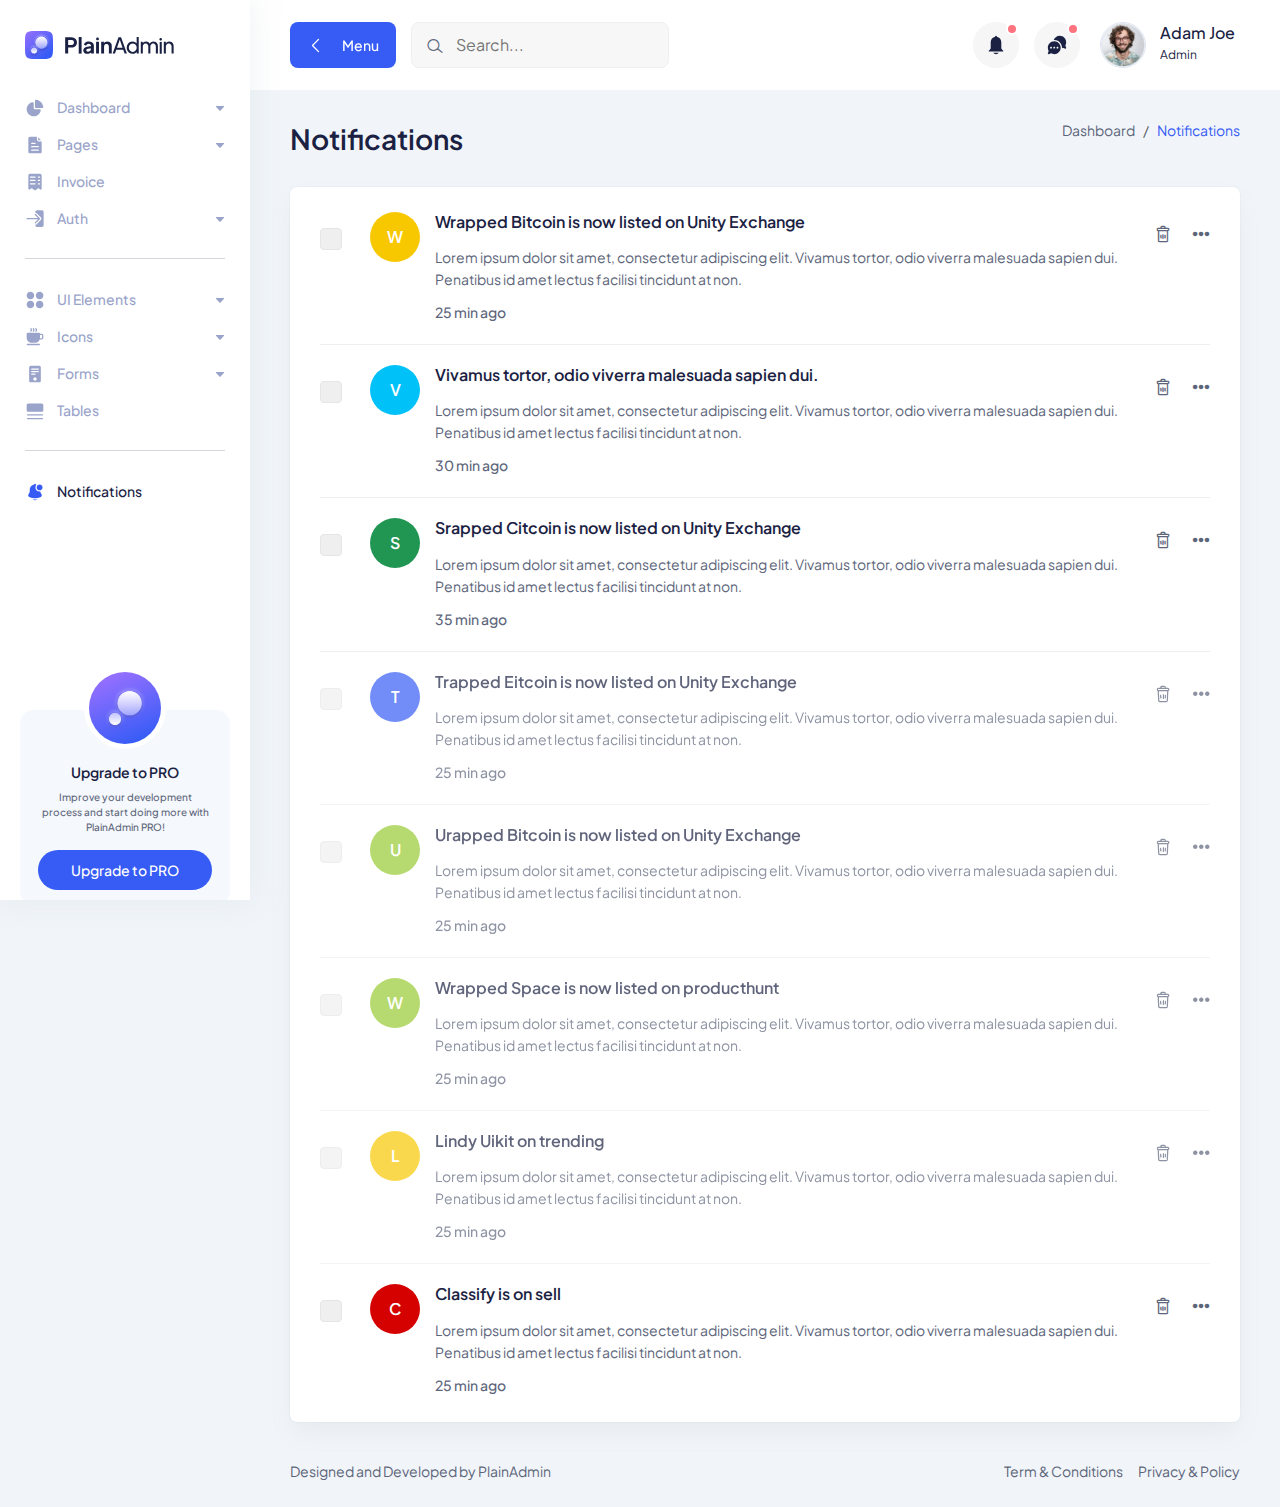
<file: admin/notification.html>
<!DOCTYPE html>
<html lang="en">
  <head>
    <meta charset="UTF-8" />
    <meta http-equiv="X-UA-Compatible" content="IE=edge" />
    <meta name="viewport" content="width=device-width, initial-scale=1.0" />
    <link rel="shortcut icon" href="assets/images/favicon.svg" type="image/x-icon" />
    <title>Notification | PlainAdmin Demo</title>

    <!-- ========== All CSS files linkup ========= -->
    <link rel="stylesheet" href="assets/css/bootstrap.min.css" />
    <link rel="stylesheet" href="assets/css/lineicons.css" />
    <link rel="stylesheet" href="assets/css/materialdesignicons.min.css" />
    <link rel="stylesheet" href="assets/css/fullcalendar.css" />
    <link rel="stylesheet" href="assets/css/main.css" />
  </head>
  <body>
    <!-- ======== Preloader =========== -->
    <div id="preloader">
      <div class="spinner"></div>
    </div>
    <!-- ======== Preloader =========== -->

    <!-- ======== sidebar-nav start =========== -->
    <aside class="sidebar-nav-wrapper">
      <div class="navbar-logo">
        <a href="index.html">
          <img src="assets/images/logo/logo.svg" alt="logo" />
        </a>
      </div>
      <nav class="sidebar-nav">
        <ul>
          <li class="nav-item nav-item-has-children">
            <a
              href="#0"
              class="collapsed"
              data-bs-toggle="collapse"
              data-bs-target="#ddmenu_1"
              aria-controls="ddmenu_1"
              aria-expanded="false"
              aria-label="Toggle navigation"
            >
              <span class="icon">
                <svg width="20" height="20" viewBox="0 0 20 20" fill="none" xmlns="http://www.w3.org/2000/svg">
                  <path
                    d="M8.74999 18.3333C12.2376 18.3333 15.1364 15.8128 15.7244 12.4941C15.8448 11.8143 15.2737 11.25 14.5833 11.25H9.99999C9.30966 11.25 8.74999 10.6903 8.74999 10V5.41666C8.74999 4.7263 8.18563 4.15512 7.50586 4.27556C4.18711 4.86357 1.66666 7.76243 1.66666 11.25C1.66666 15.162 4.83797 18.3333 8.74999 18.3333Z" />
                  <path
                    d="M17.0833 10C17.7737 10 18.3432 9.43708 18.2408 8.75433C17.7005 5.14918 14.8508 2.29947 11.2457 1.75912C10.5629 1.6568 10 2.2263 10 2.91665V9.16666C10 9.62691 10.3731 10 10.8333 10H17.0833Z" />
                </svg>
              </span>
              <span class="text">Dashboard</span>
            </a>
            <ul id="ddmenu_1" class="collapse dropdown-nav">
              <li>
                <a href="index.html"> eCommerce </a>
              </li>
            </ul>
          </li>
          <li class="nav-item nav-item-has-children">
            <a
              href="#0"
              class="collapsed"
              data-bs-toggle="collapse"
              data-bs-target="#ddmenu_2"
              aria-controls="ddmenu_2"
              aria-expanded="false"
              aria-label="Toggle navigation"
            >
              <span class="icon">
                <svg width="20" height="20" viewBox="0 0 20 20" fill="none" xmlns="http://www.w3.org/2000/svg">
                  <path
                    d="M11.8097 1.66667C11.8315 1.66667 11.8533 1.6671 11.875 1.66796V4.16667C11.875 5.43232 12.901 6.45834 14.1667 6.45834H16.6654C16.6663 6.48007 16.6667 6.50186 16.6667 6.5237V16.6667C16.6667 17.5872 15.9205 18.3333 15 18.3333H5.00001C4.07954 18.3333 3.33334 17.5872 3.33334 16.6667V3.33334C3.33334 2.41286 4.07954 1.66667 5.00001 1.66667H11.8097ZM6.66668 7.70834C6.3215 7.70834 6.04168 7.98816 6.04168 8.33334C6.04168 8.67851 6.3215 8.95834 6.66668 8.95834H10C10.3452 8.95834 10.625 8.67851 10.625 8.33334C10.625 7.98816 10.3452 7.70834 10 7.70834H6.66668ZM6.04168 11.6667C6.04168 12.0118 6.3215 12.2917 6.66668 12.2917H13.3333C13.6785 12.2917 13.9583 12.0118 13.9583 11.6667C13.9583 11.3215 13.6785 11.0417 13.3333 11.0417H6.66668C6.3215 11.0417 6.04168 11.3215 6.04168 11.6667ZM6.66668 14.375C6.3215 14.375 6.04168 14.6548 6.04168 15C6.04168 15.3452 6.3215 15.625 6.66668 15.625H13.3333C13.6785 15.625 13.9583 15.3452 13.9583 15C13.9583 14.6548 13.6785 14.375 13.3333 14.375H6.66668Z" />
                  <path
                    d="M13.125 2.29167L16.0417 5.20834H14.1667C13.5913 5.20834 13.125 4.74197 13.125 4.16667V2.29167Z" />
                </svg>
              </span>
              <span class="text">Pages</span>
            </a>
            <ul id="ddmenu_2" class="collapse dropdown-nav">
              <li>
                <a href="settings.html"> Settings </a>
              </li>
              <li>
                <a href="blank-page.html"> Blank Page </a>
              </li>
            </ul>
          </li>
          <li class="nav-item">
            <a href="invoice.html">
              <span class="icon">
                <svg width="20" height="20" viewBox="0 0 20 20" fill="none" xmlns="http://www.w3.org/2000/svg">
                  <path
                    d="M3.33334 3.35442C3.33334 2.4223 4.07954 1.66666 5.00001 1.66666H15C15.9205 1.66666 16.6667 2.4223 16.6667 3.35442V16.8565C16.6667 17.5519 15.8827 17.9489 15.3333 17.5317L13.8333 16.3924C13.537 16.1673 13.1297 16.1673 12.8333 16.3924L10.5 18.1646C10.2037 18.3896 9.79634 18.3896 9.50001 18.1646L7.16668 16.3924C6.87038 16.1673 6.46298 16.1673 6.16668 16.3924L4.66668 17.5317C4.11731 17.9489 3.33334 17.5519 3.33334 16.8565V3.35442ZM4.79168 5.04218C4.79168 5.39173 5.0715 5.6751 5.41668 5.6751H10C10.3452 5.6751 10.625 5.39173 10.625 5.04218C10.625 4.69264 10.3452 4.40927 10 4.40927H5.41668C5.0715 4.40927 4.79168 4.69264 4.79168 5.04218ZM5.41668 7.7848C5.0715 7.7848 4.79168 8.06817 4.79168 8.41774C4.79168 8.76724 5.0715 9.05066 5.41668 9.05066H10C10.3452 9.05066 10.625 8.76724 10.625 8.41774C10.625 8.06817 10.3452 7.7848 10 7.7848H5.41668ZM4.79168 11.7932C4.79168 12.1428 5.0715 12.4262 5.41668 12.4262H10C10.3452 12.4262 10.625 12.1428 10.625 11.7932C10.625 11.4437 10.3452 11.1603 10 11.1603H5.41668C5.0715 11.1603 4.79168 11.4437 4.79168 11.7932ZM13.3333 4.40927C12.9882 4.40927 12.7083 4.69264 12.7083 5.04218C12.7083 5.39173 12.9882 5.6751 13.3333 5.6751H14.5833C14.9285 5.6751 15.2083 5.39173 15.2083 5.04218C15.2083 4.69264 14.9285 4.40927 14.5833 4.40927H13.3333ZM12.7083 8.41774C12.7083 8.76724 12.9882 9.05066 13.3333 9.05066H14.5833C14.9285 9.05066 15.2083 8.76724 15.2083 8.41774C15.2083 8.06817 14.9285 7.7848 14.5833 7.7848H13.3333C12.9882 7.7848 12.7083 8.06817 12.7083 8.41774ZM13.3333 11.1603C12.9882 11.1603 12.7083 11.4437 12.7083 11.7932C12.7083 12.1428 12.9882 12.4262 13.3333 12.4262H14.5833C14.9285 12.4262 15.2083 12.1428 15.2083 11.7932C15.2083 11.4437 14.9285 11.1603 14.5833 11.1603H13.3333Z" />
                </svg>
              </span>
              <span class="text">Invoice</span>
            </a>
          </li>
          <li class="nav-item nav-item-has-children">
            <a
              href="#0"
              class="collapsed"
              data-bs-toggle="collapse"
              data-bs-target="#ddmenu_3"
              aria-controls="ddmenu_3"
              aria-expanded="false"
              aria-label="Toggle navigation"
            >
              <span class="icon">
                <svg width="20" height="20" viewBox="0 0 20 20" fill="none" xmlns="http://www.w3.org/2000/svg">
                  <path
                    d="M14.9211 10.1294C15.1652 9.88534 15.1652 9.48967 14.9211 9.24559L10.7544 5.0789C10.5103 4.83482 10.1147 4.83482 9.87057 5.0789C9.62649 5.32297 9.62649 5.71871 9.87057 5.96278L12.9702 9.06251H1.97916C1.63398 9.06251 1.35416 9.34234 1.35416 9.68751C1.35416 10.0327 1.63398 10.3125 1.97916 10.3125H12.9702L9.87057 13.4123C9.62649 13.6563 9.62649 14.052 9.87057 14.2961C10.1147 14.5402 10.5103 14.5402 10.7544 14.2961L14.9211 10.1294Z" />
                  <path
                    d="M11.6383 15.18L15.805 11.0133C16.5373 10.2811 16.5373 9.09391 15.805 8.36166L11.6383 4.195C11.2722 3.82888 10.7923 3.64582 10.3125 3.64582V3.02082C10.3125 2.10035 11.0587 1.35416 11.9792 1.35416H16.9792C17.8997 1.35416 18.6458 2.10035 18.6458 3.02082V16.3542C18.6458 17.2747 17.8997 18.0208 16.9792 18.0208H11.9792C11.0587 18.0208 10.3125 17.2747 10.3125 16.3542V15.7292C10.7923 15.7292 11.2722 15.5461 11.6383 15.18Z" />
                </svg>
              </span>
              <span class="text">Auth</span>
            </a>
            <ul id="ddmenu_3" class="collapse dropdown-nav">
              <li>
                <a href="signin.html"> Sign In </a>
              </li>
              <li>
                <a href="signup.html"> Sign Up </a>
              </li>
            </ul>
          </li>
          <span class="divider"><hr /></span>
          <li class="nav-item nav-item-has-children">
            <a
              href="#0"
              class="collapsed"
              data-bs-toggle="collapse"
              data-bs-target="#ddmenu_4"
              aria-controls="ddmenu_4"
              aria-expanded="false"
              aria-label="Toggle navigation"
            >
              <span class="icon">
                <svg width="20" height="20" viewBox="0 0 20 20" fill="none" xmlns="http://www.w3.org/2000/svg">
                  <path
                    d="M1.66666 5.41669C1.66666 3.34562 3.34559 1.66669 5.41666 1.66669C7.48772 1.66669 9.16666 3.34562 9.16666 5.41669C9.16666 7.48775 7.48772 9.16669 5.41666 9.16669C3.34559 9.16669 1.66666 7.48775 1.66666 5.41669Z" />
                  <path
                    d="M1.66666 14.5834C1.66666 12.5123 3.34559 10.8334 5.41666 10.8334C7.48772 10.8334 9.16666 12.5123 9.16666 14.5834C9.16666 16.6545 7.48772 18.3334 5.41666 18.3334C3.34559 18.3334 1.66666 16.6545 1.66666 14.5834Z" />
                  <path
                    d="M10.8333 5.41669C10.8333 3.34562 12.5123 1.66669 14.5833 1.66669C16.6544 1.66669 18.3333 3.34562 18.3333 5.41669C18.3333 7.48775 16.6544 9.16669 14.5833 9.16669C12.5123 9.16669 10.8333 7.48775 10.8333 5.41669Z" />
                  <path
                    d="M10.8333 14.5834C10.8333 12.5123 12.5123 10.8334 14.5833 10.8334C16.6544 10.8334 18.3333 12.5123 18.3333 14.5834C18.3333 16.6545 16.6544 18.3334 14.5833 18.3334C12.5123 18.3334 10.8333 16.6545 10.8333 14.5834Z" />
                </svg>
              </span>
              <span class="text">UI Elements </span>
            </a>
            <ul id="ddmenu_4" class="collapse dropdown-nav">
              <li>
                <a href="alerts.html"> Alerts </a>
              </li>
              <li>
                <a href="buttons.html"> Buttons </a>
              </li>
              <li>
                <a href="cards.html"> Cards </a>
              </li>
              <li>
                <a href="typography.html"> Typography </a>
              </li>
            </ul>
          </li>
          <li class="nav-item nav-item-has-children">
            <a
              href="#0"
              class="collapsed"
              data-bs-toggle="collapse"
              data-bs-target="#ddmenu_55"
              aria-controls="ddmenu_55"
              aria-expanded="false"
              aria-label="Toggle navigation"
            >
              <span class="icon">
                <svg width="20" height="20" viewBox="0 0 20 20" fill="none" xmlns="http://www.w3.org/2000/svg">
                  <path
                    d="M5.48663 1.1466C5.77383 0.955131 6.16188 1.03274 6.35335 1.31994L6.87852 2.10769C7.20508 2.59755 7.20508 3.23571 6.87852 3.72556L6.35335 4.51331C6.16188 4.80052 5.77383 4.87813 5.48663 4.68666C5.19943 4.49519 5.12182 4.10715 5.31328 3.81994L5.83845 3.03219C5.88511 2.96221 5.88511 2.87105 5.83845 2.80106L5.31328 2.01331C5.12182 1.72611 5.19943 1.33806 5.48663 1.1466Z" />
                  <path
                    d="M2.49999 5.83331C2.03976 5.83331 1.66666 6.2064 1.66666 6.66665V10.8333C1.66666 13.5948 3.90523 15.8333 6.66666 15.8333H9.99999C12.1856 15.8333 14.0436 14.431 14.7235 12.4772C14.8134 12.4922 14.9058 12.5 15 12.5H16.6667C17.5872 12.5 18.3333 11.7538 18.3333 10.8333V8.33331C18.3333 7.41284 17.5872 6.66665 16.6667 6.66665H15C15 6.2064 14.6269 5.83331 14.1667 5.83331H2.49999ZM14.9829 11.2496C14.9942 11.1123 15 10.9735 15 10.8333V7.91665H16.6667C16.8967 7.91665 17.0833 8.10319 17.0833 8.33331V10.8333C17.0833 11.0634 16.8967 11.25 16.6667 11.25H15L14.9898 11.2498L14.9829 11.2496Z" />
                  <path
                    d="M8.85332 1.31994C8.6619 1.03274 8.27383 0.955131 7.98663 1.1466C7.69943 1.33806 7.62182 1.72611 7.81328 2.01331L8.33848 2.80106C8.38507 2.87105 8.38507 2.96221 8.33848 3.03219L7.81328 3.81994C7.62182 4.10715 7.69943 4.49519 7.98663 4.68666C8.27383 4.87813 8.6619 4.80052 8.85332 4.51331L9.37848 3.72556C9.70507 3.23571 9.70507 2.59755 9.37848 2.10769L8.85332 1.31994Z" />
                  <path
                    d="M10.4867 1.1466C10.7738 0.955131 11.1619 1.03274 11.3533 1.31994L11.8785 2.10769C12.2051 2.59755 12.2051 3.23571 11.8785 3.72556L11.3533 4.51331C11.1619 4.80052 10.7738 4.87813 10.4867 4.68666C10.1994 4.49519 10.1218 4.10715 10.3133 3.81994L10.8385 3.03219C10.8851 2.96221 10.8851 2.87105 10.8385 2.80106L10.3133 2.01331C10.1218 1.72611 10.1994 1.33806 10.4867 1.1466Z" />
                  <path
                    d="M2.49999 16.6667C2.03976 16.6667 1.66666 17.0398 1.66666 17.5C1.66666 17.9602 2.03976 18.3334 2.49999 18.3334H14.1667C14.6269 18.3334 15 17.9602 15 17.5C15 17.0398 14.6269 16.6667 14.1667 16.6667H2.49999Z" />
                </svg>
              </span>
              <span class="text">Icons</span>
            </a>
            <ul id="ddmenu_55" class="collapse dropdown-nav">
              <li>
                <a href="icons.html"> LineIcons </a>
              </li>
              <li>
                <a href="mdi-icons.html"> MDI Icons </a>
              </li>
            </ul>
          </li>
          <li class="nav-item nav-item-has-children">
            <a
              href="#0"
              class="collapsed"
              data-bs-toggle="collapse"
              data-bs-target="#ddmenu_5"
              aria-controls="ddmenu_5"
              aria-expanded="false"
              aria-label="Toggle navigation"
            >
              <span class="icon">
                <svg width="20" height="20" viewBox="0 0 20 20" fill="none" xmlns="http://www.w3.org/2000/svg">
                  <path
                    d="M4.16666 3.33335C4.16666 2.41288 4.91285 1.66669 5.83332 1.66669H14.1667C15.0872 1.66669 15.8333 2.41288 15.8333 3.33335V16.6667C15.8333 17.5872 15.0872 18.3334 14.1667 18.3334H5.83332C4.91285 18.3334 4.16666 17.5872 4.16666 16.6667V3.33335ZM6.04166 5.00002C6.04166 5.3452 6.32148 5.62502 6.66666 5.62502H13.3333C13.6785 5.62502 13.9583 5.3452 13.9583 5.00002C13.9583 4.65485 13.6785 4.37502 13.3333 4.37502H6.66666C6.32148 4.37502 6.04166 4.65485 6.04166 5.00002ZM6.66666 6.87502C6.32148 6.87502 6.04166 7.15485 6.04166 7.50002C6.04166 7.8452 6.32148 8.12502 6.66666 8.12502H13.3333C13.6785 8.12502 13.9583 7.8452 13.9583 7.50002C13.9583 7.15485 13.6785 6.87502 13.3333 6.87502H6.66666ZM6.04166 10C6.04166 10.3452 6.32148 10.625 6.66666 10.625H9.99999C10.3452 10.625 10.625 10.3452 10.625 10C10.625 9.65485 10.3452 9.37502 9.99999 9.37502H6.66666C6.32148 9.37502 6.04166 9.65485 6.04166 10ZM9.99999 16.6667C10.9205 16.6667 11.6667 15.9205 11.6667 15C11.6667 14.0795 10.9205 13.3334 9.99999 13.3334C9.07949 13.3334 8.33332 14.0795 8.33332 15C8.33332 15.9205 9.07949 16.6667 9.99999 16.6667Z" />
                </svg>
              </span>
              <span class="text"> Forms </span>
            </a>
            <ul id="ddmenu_5" class="collapse dropdown-nav">
              <li>
                <a href="form-elements.html"> Form Elements </a>
              </li>
            </ul>
          </li>
          <li class="nav-item">
            <a href="tables.html">
              <span class="icon">
                <svg width="20" height="20" viewBox="0 0 20 20" fill="none" xmlns="http://www.w3.org/2000/svg">
                  <path
                    d="M1.66666 4.16667C1.66666 3.24619 2.41285 2.5 3.33332 2.5H16.6667C17.5872 2.5 18.3333 3.24619 18.3333 4.16667V9.16667C18.3333 10.0872 17.5872 10.8333 16.6667 10.8333H3.33332C2.41285 10.8333 1.66666 10.0872 1.66666 9.16667V4.16667Z" />
                  <path
                    d="M1.875 13.75C1.875 13.4048 2.15483 13.125 2.5 13.125H17.5C17.8452 13.125 18.125 13.4048 18.125 13.75C18.125 14.0952 17.8452 14.375 17.5 14.375H2.5C2.15483 14.375 1.875 14.0952 1.875 13.75Z" />
                  <path
                    d="M2.5 16.875C2.15483 16.875 1.875 17.1548 1.875 17.5C1.875 17.8452 2.15483 18.125 2.5 18.125H17.5C17.8452 18.125 18.125 17.8452 18.125 17.5C18.125 17.1548 17.8452 16.875 17.5 16.875H2.5Z" />
                </svg>
              </span>
              <span class="text">Tables</span>
            </a>
          </li>
          <span class="divider"><hr /></span>

          <li class="nav-item active">
            <a href="notification.html">
              <span class="icon">
                <svg width="20" height="20" viewBox="0 0 20 20" fill="none" xmlns="http://www.w3.org/2000/svg">
                  <path
                    d="M10.8333 2.50008C10.8333 2.03984 10.4602 1.66675 9.99999 1.66675C9.53975 1.66675 9.16666 2.03984 9.16666 2.50008C9.16666 2.96032 9.53975 3.33341 9.99999 3.33341C10.4602 3.33341 10.8333 2.96032 10.8333 2.50008Z" />
                  <path
                    d="M17.5 5.41673C17.5 7.02756 16.1942 8.33339 14.5833 8.33339C12.9725 8.33339 11.6667 7.02756 11.6667 5.41673C11.6667 3.80589 12.9725 2.50006 14.5833 2.50006C16.1942 2.50006 17.5 3.80589 17.5 5.41673Z" />
                  <path
                    d="M11.4272 2.69637C10.9734 2.56848 10.4947 2.50006 10 2.50006C7.10054 2.50006 4.75003 4.85057 4.75003 7.75006V9.20873C4.75003 9.72814 4.62082 10.2393 4.37404 10.6963L3.36705 12.5611C2.89938 13.4272 3.26806 14.5081 4.16749 14.9078C7.88074 16.5581 12.1193 16.5581 15.8326 14.9078C16.732 14.5081 17.1007 13.4272 16.633 12.5611L15.626 10.6963C15.43 10.3333 15.3081 9.93606 15.2663 9.52773C15.0441 9.56431 14.8159 9.58339 14.5833 9.58339C12.2822 9.58339 10.4167 7.71791 10.4167 5.41673C10.4167 4.37705 10.7975 3.42631 11.4272 2.69637Z" />
                  <path
                    d="M7.48901 17.1925C8.10004 17.8918 8.99841 18.3335 10 18.3335C11.0016 18.3335 11.9 17.8918 12.511 17.1925C10.8482 17.4634 9.15183 17.4634 7.48901 17.1925Z" />
                </svg>
              </span>
              <span class="text">Notifications</span>
            </a>
          </li>
        </ul>
      </nav>
      <div class="promo-box">
        <div class="promo-icon">
          <img class="mx-auto" src="./assets/images/logo/logo-icon-big.svg" alt="Logo">
        </div>
        <h3>Upgrade to PRO</h3>
        <p>Improve your development process and start doing more with PlainAdmin PRO!</p>
        <a href="https://plainadmin.com/pro" target="_blank" rel="nofollow" class="main-btn primary-btn btn-hover">
          Upgrade to PRO
        </a>
      </div>
    </aside>
    <div class="overlay"></div>
    <!-- ======== sidebar-nav end =========== -->

    <!-- ======== main-wrapper start =========== -->
    <main class="main-wrapper">
      <!-- ========== header start ========== -->
      <header class="header">
        <div class="container-fluid">
          <div class="row">
            <div class="col-lg-5 col-md-5 col-6">
              <div class="header-left d-flex align-items-center">
                <div class="menu-toggle-btn mr-15">
                  <button id="menu-toggle" class="main-btn primary-btn btn-hover">
                    <i class="lni lni-chevron-left me-2"></i> Menu
                  </button>
                </div>
                <div class="header-search d-none d-md-flex">
                  <form action="#">
                    <input type="text" placeholder="Search..." />
                    <button><i class="lni lni-search-alt"></i></button>
                  </form>
                </div>
              </div>
            </div>
            <div class="col-lg-7 col-md-7 col-6">
              <div class="header-right">
                <!-- notification start -->
                <div class="notification-box ml-15 d-none d-md-flex">
                  <button class="dropdown-toggle" type="button" id="notification" data-bs-toggle="dropdown"
                    aria-expanded="false">
                    <svg width="22" height="22" viewBox="0 0 22 22" fill="none" xmlns="http://www.w3.org/2000/svg">
                      <path
                        d="M11 20.1667C9.88317 20.1667 8.88718 19.63 8.23901 18.7917H13.761C13.113 19.63 12.1169 20.1667 11 20.1667Z"
                        fill="" />
                      <path
                        d="M10.1157 2.74999C10.1157 2.24374 10.5117 1.83333 11 1.83333C11.4883 1.83333 11.8842 2.24374 11.8842 2.74999V2.82604C14.3932 3.26245 16.3051 5.52474 16.3051 8.24999V14.287C16.3051 14.5301 16.3982 14.7633 16.564 14.9352L18.2029 16.6342C18.4814 16.9229 18.2842 17.4167 17.8903 17.4167H4.10961C3.71574 17.4167 3.5185 16.9229 3.797 16.6342L5.43589 14.9352C5.6017 14.7633 5.69485 14.5301 5.69485 14.287V8.24999C5.69485 5.52474 7.60672 3.26245 10.1157 2.82604V2.74999Z"
                        fill="" />
                    </svg>
                    <span></span>
                  </button>
                  <ul class="dropdown-menu dropdown-menu-end" aria-labelledby="notification">
                    <li>
                      <a href="#0">
                        <div class="image">
                          <img src="assets/images/lead/lead-6.png" alt="" />
                        </div>
                        <div class="content">
                          <h6>
                            John Doe
                            <span class="text-regular">
                              comment on a product.
                            </span>
                          </h6>
                          <p>
                            Lorem ipsum dolor sit amet, consect etur adipiscing
                            elit Vivamus tortor.
                          </p>
                          <span>10 mins ago</span>
                        </div>
                      </a>
                    </li>
                    <li>
                      <a href="#0">
                        <div class="image">
                          <img src="assets/images/lead/lead-1.png" alt="" />
                        </div>
                        <div class="content">
                          <h6>
                            Jonathon
                            <span class="text-regular">
                              like on a product.
                            </span>
                          </h6>
                          <p>
                            Lorem ipsum dolor sit amet, consect etur adipiscing
                            elit Vivamus tortor.
                          </p>
                          <span>10 mins ago</span>
                        </div>
                      </a>
                    </li>
                  </ul>
                </div>
                <!-- notification end -->
                <!-- message start -->
                <div class="header-message-box ml-15 d-none d-md-flex">
                  <button class="dropdown-toggle" type="button" id="message" data-bs-toggle="dropdown"
                    aria-expanded="false">
                    <svg width="22" height="22" viewBox="0 0 22 22" fill="none" xmlns="http://www.w3.org/2000/svg">
                      <path
                        d="M7.74866 5.97421C7.91444 5.96367 8.08162 5.95833 8.25005 5.95833C12.5532 5.95833 16.0417 9.4468 16.0417 13.75C16.0417 13.9184 16.0364 14.0856 16.0259 14.2514C16.3246 14.138 16.6127 14.003 16.8883 13.8482L19.2306 14.629C19.7858 14.8141 20.3141 14.2858 20.129 13.7306L19.3482 11.3882C19.8694 10.4604 20.1667 9.38996 20.1667 8.25C20.1667 4.70617 17.2939 1.83333 13.75 1.83333C11.0077 1.83333 8.66702 3.55376 7.74866 5.97421Z"
                        fill="" />
                      <path
                        d="M14.6667 13.75C14.6667 17.2938 11.7939 20.1667 8.25004 20.1667C7.11011 20.1667 6.03962 19.8694 5.11182 19.3482L2.76946 20.129C2.21421 20.3141 1.68597 19.7858 1.87105 19.2306L2.65184 16.8882C2.13062 15.9604 1.83338 14.89 1.83338 13.75C1.83338 10.2062 4.70622 7.33333 8.25004 7.33333C11.7939 7.33333 14.6667 10.2062 14.6667 13.75ZM5.95838 13.75C5.95838 13.2437 5.54797 12.8333 5.04171 12.8333C4.53545 12.8333 4.12504 13.2437 4.12504 13.75C4.12504 14.2563 4.53545 14.6667 5.04171 14.6667C5.54797 14.6667 5.95838 14.2563 5.95838 13.75ZM9.16671 13.75C9.16671 13.2437 8.7563 12.8333 8.25004 12.8333C7.74379 12.8333 7.33338 13.2437 7.33338 13.75C7.33338 14.2563 7.74379 14.6667 8.25004 14.6667C8.7563 14.6667 9.16671 14.2563 9.16671 13.75ZM11.4584 14.6667C11.9647 14.6667 12.375 14.2563 12.375 13.75C12.375 13.2437 11.9647 12.8333 11.4584 12.8333C10.9521 12.8333 10.5417 13.2437 10.5417 13.75C10.5417 14.2563 10.9521 14.6667 11.4584 14.6667Z"
                        fill="" />
                    </svg>
                    <span></span>
                  </button>
                  <ul class="dropdown-menu dropdown-menu-end" aria-labelledby="message">
                    <li>
                      <a href="#0">
                        <div class="image">
                          <img src="assets/images/lead/lead-5.png" alt="" />
                        </div>
                        <div class="content">
                          <h6>Jacob Jones</h6>
                          <p>Hey!I can across your profile and ...</p>
                          <span>10 mins ago</span>
                        </div>
                      </a>
                    </li>
                    <li>
                      <a href="#0">
                        <div class="image">
                          <img src="assets/images/lead/lead-3.png" alt="" />
                        </div>
                        <div class="content">
                          <h6>John Doe</h6>
                          <p>Would you mind please checking out</p>
                          <span>12 mins ago</span>
                        </div>
                      </a>
                    </li>
                    <li>
                      <a href="#0">
                        <div class="image">
                          <img src="assets/images/lead/lead-2.png" alt="" />
                        </div>
                        <div class="content">
                          <h6>Anee Lee</h6>
                          <p>Hey! are you available for freelance?</p>
                          <span>1h ago</span>
                        </div>
                      </a>
                    </li>
                  </ul>
                </div>
                <!-- message end -->
                <!-- profile start -->
                <div class="profile-box ml-15">
                  <button class="dropdown-toggle bg-transparent border-0" type="button" id="profile"
                    data-bs-toggle="dropdown" aria-expanded="false">
                    <div class="profile-info">
                      <div class="info">
                        <div class="image">
                          <img src="assets/images/profile/profile-image.png" alt="" />
                        </div>
                        <div>
                          <h6 class="fw-500">Adam Joe</h6>
                          <p>Admin</p>
                        </div>
                      </div>
                    </div>
                  </button>
                  <ul class="dropdown-menu dropdown-menu-end" aria-labelledby="profile">
                    <li>
                      <div class="author-info flex items-center !p-1">
                        <div class="image">
                          <img src="assets/images/profile/profile-image.png" alt="image">
                        </div>
                        <div class="content">
                          <h4 class="text-sm">Adam Joe</h4>
                          <a class="text-black/40 dark:text-white/40 hover:text-black dark:hover:text-white text-xs"
                            href="#">Email@gmail.com</a>
                        </div>
                      </div>
                    </li>
                    <li class="divider"></li>
                    <li>
                      <a href="#0">
                        <i class="lni lni-user"></i> View Profile
                      </a>
                    </li>
                    <li>
                      <a href="#0">
                        <i class="lni lni-alarm"></i> Notifications
                      </a>
                    </li>
                    <li>
                      <a href="#0"> <i class="lni lni-inbox"></i> Messages </a>
                    </li>
                    <li>
                      <a href="#0"> <i class="lni lni-cog"></i> Settings </a>
                    </li>
                    <li class="divider"></li>
                    <li>
                      <a href="#0"> <i class="lni lni-exit"></i> Sign Out </a>
                    </li>
                  </ul>
                </div>
                <!-- profile end -->
              </div>
            </div>
          </div>
        </div>
      </header>
      <!-- ========== header end ========== -->

      <!-- ========== notification-wrapper start ========== -->
      <div class="notification-wrapper">
        <div class="container-fluid">
          <!-- ========== title-wrapper start ========== -->
          <div class="title-wrapper pt-30">
            <div class="row align-items-center">
              <div class="col-md-6">
                <div class="title">
                  <h2>Notifications</h2>
                </div>
              </div>
              <!-- end col -->
              <div class="col-md-6">
                <div class="breadcrumb-wrapper">
                  <nav aria-label="breadcrumb">
                    <ol class="breadcrumb">
                      <li class="breadcrumb-item">
                        <a href="#0">Dashboard</a>
                      </li>
                      <li class="breadcrumb-item active" aria-current="page">
                        Notifications
                      </li>
                    </ol>
                  </nav>
                </div>
              </div>
              <!-- end col -->
            </div>
            <!-- end row -->
          </div>
          <!-- ========== title-wrapper end ========== -->

          <div class="card-style">
            <div class="single-notification">
              <div class="checkbox">
                <div class="form-check checkbox-style mb-20">
                  <input class="form-check-input" type="checkbox" value="" id="checkbox-1" />
                </div>
              </div>
              <div class="notification">
                <div class="image warning-bg">
                  <span>W</span>
                </div>
                <a href="#0" class="content">
                  <h6>Wrapped Bitcoin is now listed on Unity Exchange</h6>
                  <p class="text-sm text-gray">
                    Lorem ipsum dolor sit amet, consectetur adipiscing elit.
                    Vivamus tortor, odio viverra malesuada sapien dui. Penatibus
                    id amet lectus facilisi tincidunt at non.
                  </p>
                  <span class="text-sm text-medium text-gray">25 min ago</span>
                </a>
              </div>
              <div class="action">
                <button class="delete-btn">
                  <i class="lni lni-trash-can"></i>
                </button>
                <button class="more-btn dropdown-toggle" id="moreAction" data-bs-toggle="dropdown" aria-expanded="false">
                  <i class="lni lni-more-alt"></i>
                </button>
                <ul class="dropdown-menu dropdown-menu-end" aria-labelledby="moreAction">
                  <li class="dropdown-item">
                    <a href="#0" class="text-gray">Mark as Read</a>
                  </li>
                  <li class="dropdown-item">
                    <a href="#0" class="text-gray">Reply</a>
                  </li>
                </ul>
              </div>
            </div>
            <!-- end single notification -->
            <div class="single-notification">
              <div class="checkbox">
                <div class="form-check checkbox-style mb-20">
                  <input class="form-check-input" type="checkbox" value="" id="checkbox-2" />
                </div>
              </div>
              <div class="notification">
                <div class="image secondary-bg">
                  <span>V</span>
                </div>
                <a href="#0" class="content">
                  <h6>Vivamus tortor, odio viverra malesuada sapien dui.</h6>
                  <p class="text-sm text-gray">
                    Lorem ipsum dolor sit amet, consectetur adipiscing elit.
                    Vivamus tortor, odio viverra malesuada sapien dui. Penatibus
                    id amet lectus facilisi tincidunt at non.
                  </p>
                  <span class="text-sm text-medium text-gray">30 min ago</span>
                </a>
              </div>
              <div class="action">
                <button class="delete-btn">
                  <i class="lni lni-trash-can"></i>
                </button>
                <button class="more-btn dropdown-toggle" id="moreAction" data-bs-toggle="dropdown" aria-expanded="false">
                  <i class="lni lni-more-alt"></i>
                </button>
                <ul class="dropdown-menu dropdown-menu-end" aria-labelledby="moreAction">
                  <li class="dropdown-item">
                    <a href="#0" class="text-gray">Mark as Read</a>
                  </li>
                  <li class="dropdown-item">
                    <a href="#0" class="text-gray">Reply</a>
                  </li>
                </ul>
              </div>
            </div>
            <!-- end single notification -->
            <div class="single-notification">
              <div class="checkbox">
                <div class="form-check checkbox-style mb-20">
                  <input class="form-check-input" type="checkbox" value="" id="checkbox-3" />
                </div>
              </div>
              <div class="notification">
                <div class="image success-bg">
                  <span>S</span>
                </div>
                <a href="#0" class="content">
                  <h6>Srapped Citcoin is now listed on Unity Exchange</h6>
                  <p class="text-sm text-gray">
                    Lorem ipsum dolor sit amet, consectetur adipiscing elit.
                    Vivamus tortor, odio viverra malesuada sapien dui. Penatibus
                    id amet lectus facilisi tincidunt at non.
                  </p>
                  <span class="text-sm text-medium text-gray">35 min ago</span>
                </a>
              </div>
              <div class="action">
                <button class="delete-btn">
                  <i class="lni lni-trash-can"></i>
                </button>
                <button class="more-btn dropdown-toggle" id="moreAction" data-bs-toggle="dropdown" aria-expanded="false">
                  <i class="lni lni-more-alt"></i>
                </button>
                <ul class="dropdown-menu dropdown-menu-end" aria-labelledby="moreAction">
                  <li class="dropdown-item">
                    <a href="#0" class="text-gray">Mark as Read</a>
                  </li>
                  <li class="dropdown-item">
                    <a href="#0" class="text-gray">Reply</a>
                  </li>
                </ul>
              </div>
            </div>
            <!-- end single notification -->
            <div class="single-notification readed">
              <div class="checkbox">
                <div class="form-check checkbox-style mb-20">
                  <input class="form-check-input" type="checkbox" value="" id="checkbox-3" />
                </div>
              </div>
              <div class="notification">
                <div class="image primary-bg">
                  <span>T</span>
                </div>
                <a href="#0" class="content">
                  <h6>Trapped Eitcoin is now listed on Unity Exchange</h6>
                  <p class="text-sm text-gray">
                    Lorem ipsum dolor sit amet, consectetur adipiscing elit.
                    Vivamus tortor, odio viverra malesuada sapien dui. Penatibus
                    id amet lectus facilisi tincidunt at non.
                  </p>
                  <span class="text-sm text-medium text-gray">25 min ago</span>
                </a>
              </div>
              <div class="action">
                <button class="delete-btn">
                  <i class="lni lni-trash-can"></i>
                </button>
                <button class="more-btn dropdown-toggle" id="moreAction" data-bs-toggle="dropdown" aria-expanded="false">
                  <i class="lni lni-more-alt"></i>
                </button>
                <ul class="dropdown-menu dropdown-menu-end" aria-labelledby="moreAction">
                  <li class="dropdown-item">
                    <a href="#0" class="text-gray">Mark as Read</a>
                  </li>
                  <li class="dropdown-item">
                    <a href="#0" class="text-gray">Reply</a>
                  </li>
                </ul>
              </div>
            </div>
            <!-- end single notification -->
            <div class="single-notification readed">
              <div class="checkbox">
                <div class="form-check checkbox-style mb-20">
                  <input class="form-check-input" type="checkbox" value="" id="checkbox-3" />
                </div>
              </div>
              <div class="notification">
                <div class="image info-bg">
                  <span>U</span>
                </div>
                <a href="#0" class="content">
                  <h6>Urapped Bitcoin is now listed on Unity Exchange</h6>
                  <p class="text-sm text-gray">
                    Lorem ipsum dolor sit amet, consectetur adipiscing elit.
                    Vivamus tortor, odio viverra malesuada sapien dui. Penatibus
                    id amet lectus facilisi tincidunt at non.
                  </p>
                  <span class="text-sm text-medium text-gray">25 min ago</span>
                </a>
              </div>
              <div class="action">
                <button class="delete-btn">
                  <i class="lni lni-trash-can"></i>
                </button>
                <button class="more-btn dropdown-toggle" id="moreAction" data-bs-toggle="dropdown" aria-expanded="false">
                  <i class="lni lni-more-alt"></i>
                </button>
                <ul class="dropdown-menu dropdown-menu-end" aria-labelledby="moreAction">
                  <li class="dropdown-item">
                    <a href="#0" class="text-gray">Mark as Read</a>
                  </li>
                  <li class="dropdown-item">
                    <a href="#0" class="text-gray">Reply</a>
                  </li>
                </ul>
              </div>
            </div>
            <!-- end single notification -->
            <div class="single-notification readed">
              <div class="checkbox">
                <div class="form-check checkbox-style mb-20">
                  <input class="form-check-input" type="checkbox" value="" id="checkbox-3" />
                </div>
              </div>
              <div class="notification">
                <div class="image info-bg">
                  <span>W</span>
                </div>
                <a href="#0" class="content">
                  <h6>Wrapped Space is now listed on producthunt</h6>
                  <p class="text-sm text-gray">
                    Lorem ipsum dolor sit amet, consectetur adipiscing elit.
                    Vivamus tortor, odio viverra malesuada sapien dui. Penatibus
                    id amet lectus facilisi tincidunt at non.
                  </p>
                  <span class="text-sm text-medium text-gray">25 min ago</span>
                </a>
              </div>
              <div class="action">
                <button class="delete-btn">
                  <i class="lni lni-trash-can"></i>
                </button>
                <button class="more-btn dropdown-toggle" id="moreAction" data-bs-toggle="dropdown" aria-expanded="false">
                  <i class="lni lni-more-alt"></i>
                </button>
                <ul class="dropdown-menu dropdown-menu-end" aria-labelledby="moreAction">
                  <li class="dropdown-item">
                    <a href="#0" class="text-gray">Mark as Read</a>
                  </li>
                  <li class="dropdown-item">
                    <a href="#0" class="text-gray">Reply</a>
                  </li>
                </ul>
              </div>
            </div>
            <!-- end single notification -->
            <div class="single-notification readed">
              <div class="checkbox">
                <div class="form-check checkbox-style mb-20">
                  <input class="form-check-input" type="checkbox" value="" id="checkbox-3" />
                </div>
              </div>
              <div class="notification">
                <div class="image warning-bg">
                  <span>L</span>
                </div>
                <a href="#0" class="content">
                  <h6>Lindy Uikit on trending</h6>
                  <p class="text-sm text-gray">
                    Lorem ipsum dolor sit amet, consectetur adipiscing elit.
                    Vivamus tortor, odio viverra malesuada sapien dui. Penatibus
                    id amet lectus facilisi tincidunt at non.
                  </p>
                  <span class="text-sm text-medium text-gray">25 min ago</span>
                </a>
              </div>
              <div class="action">
                <button class="delete-btn">
                  <i class="lni lni-trash-can"></i>
                </button>
                <button class="more-btn dropdown-toggle" id="moreAction" data-bs-toggle="dropdown" aria-expanded="false">
                  <i class="lni lni-more-alt"></i>
                </button>
                <ul class="dropdown-menu dropdown-menu-end" aria-labelledby="moreAction">
                  <li class="dropdown-item">
                    <a href="#0" class="text-gray">Mark as Read</a>
                  </li>
                  <li class="dropdown-item">
                    <a href="#0" class="text-gray">Reply</a>
                  </li>
                </ul>
              </div>
            </div>
            <!-- end single notification -->
            <div class="single-notification">
              <div class="checkbox">
                <div class="form-check checkbox-style mb-20">
                  <input class="form-check-input" type="checkbox" value="" id="checkbox-3" />
                </div>
              </div>
              <div class="notification">
                <div class="image danger-bg">
                  <span>C</span>
                </div>
                <a href="#0" class="content">
                  <h6>Classify is on sell</h6>
                  <p class="text-sm text-gray">
                    Lorem ipsum dolor sit amet, consectetur adipiscing elit.
                    Vivamus tortor, odio viverra malesuada sapien dui. Penatibus
                    id amet lectus facilisi tincidunt at non.
                  </p>
                  <span class="text-sm text-medium text-gray">25 min ago</span>
                </a>
              </div>
              <div class="action">
                <button class="delete-btn">
                  <i class="lni lni-trash-can"></i>
                </button>
                <button class="more-btn dropdown-toggle" id="moreAction" data-bs-toggle="dropdown" aria-expanded="false">
                  <i class="lni lni-more-alt"></i>
                </button>
                <ul class="dropdown-menu dropdown-menu-end" aria-labelledby="moreAction">
                  <li class="dropdown-item">
                    <a href="#0" class="text-gray">Mark as Read</a>
                  </li>
                  <li class="dropdown-item">
                    <a href="#0" class="text-gray">Reply</a>
                  </li>
                </ul>
              </div>
            </div>
            <!-- end single notification -->
          </div>
        </div>
        <!-- end container -->
      </div>
      <!-- ========== notification-wrapper start ========== -->
      <!-- ========== footer start =========== -->
      <footer class="footer">
        <div class="container-fluid">
          <div class="row">
            <div class="col-md-6 order-last order-md-first">
              <div class="copyright text-center text-md-start">
                <p class="text-sm">
                  Designed and Developed by
                  <a href="https://plainadmin.com" rel="nofollow" target="_blank">
                    PlainAdmin
                  </a>
                </p>
              </div>
            </div>
            <!-- end col-->
            <div class="col-md-6">
              <div class="terms d-flex justify-content-center justify-content-md-end">
                <a href="#0" class="text-sm">Term & Conditions</a>
                <a href="#0" class="text-sm ml-15">Privacy & Policy</a>
              </div>
            </div>
          </div>
          <!-- end row -->
        </div>
        <!-- end container -->
      </footer>
      <!-- ========== footer end =========== -->
    </main>
    <!-- ======== main-wrapper end =========== -->

    <!-- ========= All Javascript files linkup ======== -->
    <script src="assets/js/bootstrap.bundle.min.js"></script>
    <script src="assets/js/Chart.min.js"></script>
    <script src="assets/js/dynamic-pie-chart.js"></script>
    <script src="assets/js/moment.min.js"></script>
    <script src="assets/js/fullcalendar.js"></script>
    <script src="assets/js/jvectormap.min.js"></script>
    <script src="assets/js/world-merc.js"></script>
    <script src="assets/js/polyfill.js"></script>
    <script src="assets/js/main.js"></script>
  </body>
</html>
</file>
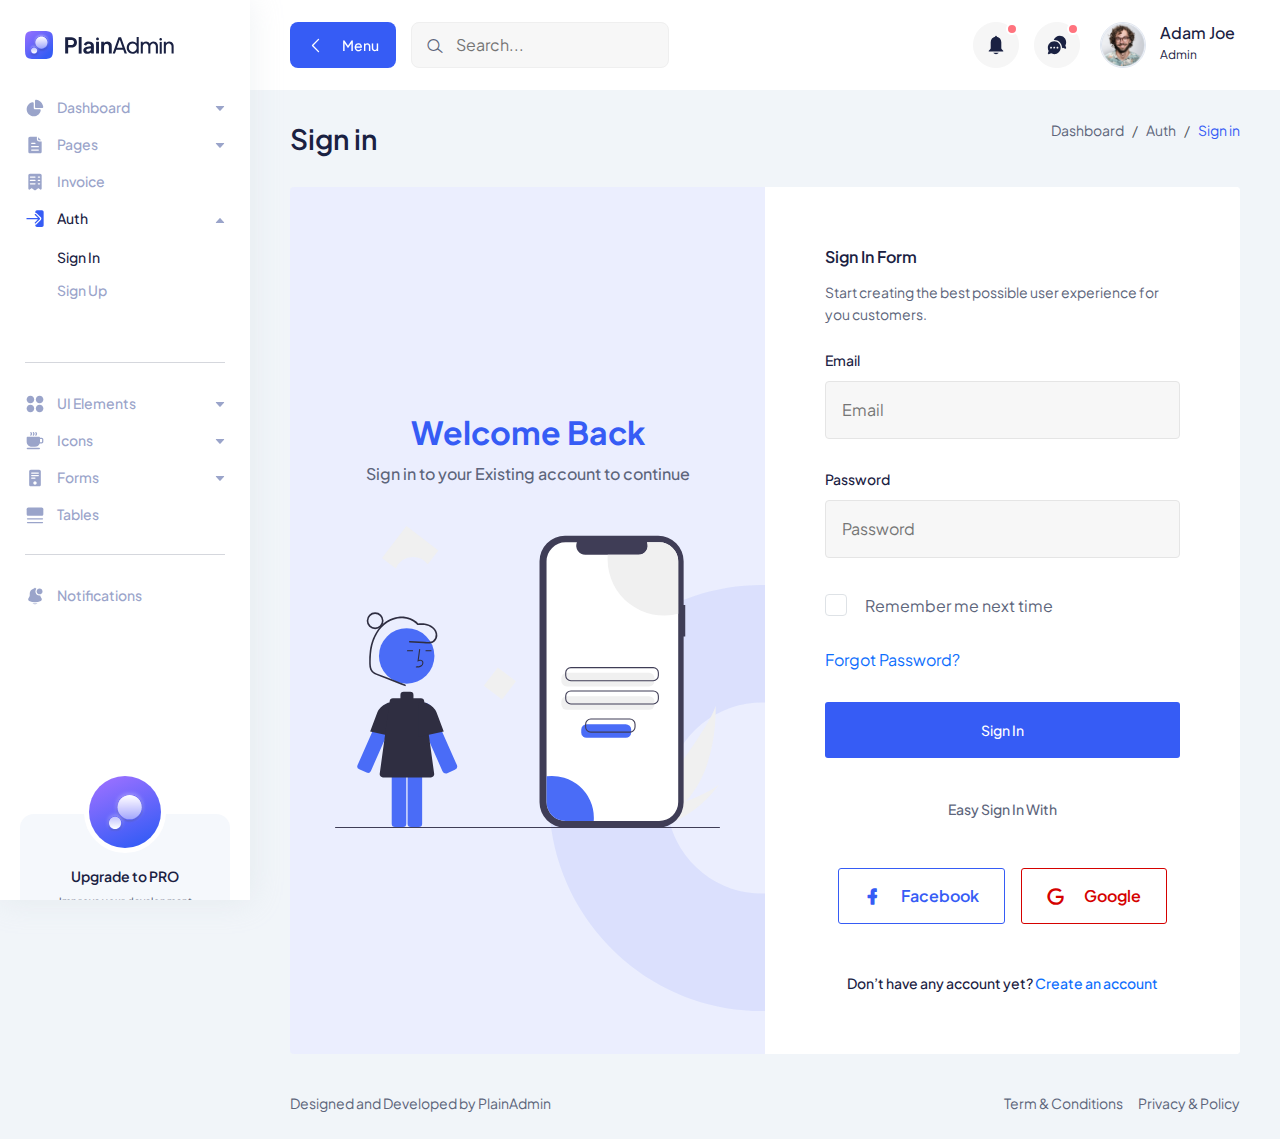
<file: admin/signin.html>
<!DOCTYPE html>
<html lang="en">
  <head>
    <meta charset="UTF-8" />
    <meta http-equiv="X-UA-Compatible" content="IE=edge" />
    <meta name="viewport" content="width=device-width, initial-scale=1.0" />
    <link rel="shortcut icon" href="assets/images/favicon.svg" type="image/x-icon" />
    <title>Sign In | PlainAdmin Demo</title>

    <!-- ========== All CSS files linkup ========= -->
    <link rel="stylesheet" href="assets/css/bootstrap.min.css" />
    <link rel="stylesheet" href="assets/css/lineicons.css" />
    <link rel="stylesheet" href="assets/css/materialdesignicons.min.css" />
    <link rel="stylesheet" href="assets/css/fullcalendar.css" />
    <link rel="stylesheet" href="assets/css/main.css" />
  </head>
  <body>
    <!-- ======== Preloader =========== -->
    <div id="preloader">
      <div class="spinner"></div>
    </div>
    <!-- ======== Preloader =========== -->

    <!-- ======== sidebar-nav start =========== -->
    <aside class="sidebar-nav-wrapper">
      <div class="navbar-logo">
        <a href="index.html">
          <img src="assets/images/logo/logo.svg" alt="logo" />
        </a>
      </div>
      <nav class="sidebar-nav">
        <ul>
          <li class="nav-item nav-item-has-children">
            <a
              href="#0"
              class="collapsed"
              data-bs-toggle="collapse"
              data-bs-target="#ddmenu_1"
              aria-controls="ddmenu_1"
              aria-expanded="false"
              aria-label="Toggle navigation"
            >
              <span class="icon">
                <svg width="20" height="20" viewBox="0 0 20 20" fill="none" xmlns="http://www.w3.org/2000/svg">
                  <path
                    d="M8.74999 18.3333C12.2376 18.3333 15.1364 15.8128 15.7244 12.4941C15.8448 11.8143 15.2737 11.25 14.5833 11.25H9.99999C9.30966 11.25 8.74999 10.6903 8.74999 10V5.41666C8.74999 4.7263 8.18563 4.15512 7.50586 4.27556C4.18711 4.86357 1.66666 7.76243 1.66666 11.25C1.66666 15.162 4.83797 18.3333 8.74999 18.3333Z" />
                  <path
                    d="M17.0833 10C17.7737 10 18.3432 9.43708 18.2408 8.75433C17.7005 5.14918 14.8508 2.29947 11.2457 1.75912C10.5629 1.6568 10 2.2263 10 2.91665V9.16666C10 9.62691 10.3731 10 10.8333 10H17.0833Z" />
                </svg>
              </span>
              <span class="text">Dashboard</span>
            </a>
            <ul id="ddmenu_1" class="collapse dropdown-nav">
              <li>
                <a href="index.html"> eCommerce </a>
              </li>
            </ul>
          </li>
          <li class="nav-item nav-item-has-children">
            <a
              href="#0"
              class="collapsed"
              data-bs-toggle="collapse"
              data-bs-target="#ddmenu_2"
              aria-controls="ddmenu_2"
              aria-expanded="false"
              aria-label="Toggle navigation"
            >
              <span class="icon">
                <svg width="20" height="20" viewBox="0 0 20 20" fill="none" xmlns="http://www.w3.org/2000/svg">
                  <path
                    d="M11.8097 1.66667C11.8315 1.66667 11.8533 1.6671 11.875 1.66796V4.16667C11.875 5.43232 12.901 6.45834 14.1667 6.45834H16.6654C16.6663 6.48007 16.6667 6.50186 16.6667 6.5237V16.6667C16.6667 17.5872 15.9205 18.3333 15 18.3333H5.00001C4.07954 18.3333 3.33334 17.5872 3.33334 16.6667V3.33334C3.33334 2.41286 4.07954 1.66667 5.00001 1.66667H11.8097ZM6.66668 7.70834C6.3215 7.70834 6.04168 7.98816 6.04168 8.33334C6.04168 8.67851 6.3215 8.95834 6.66668 8.95834H10C10.3452 8.95834 10.625 8.67851 10.625 8.33334C10.625 7.98816 10.3452 7.70834 10 7.70834H6.66668ZM6.04168 11.6667C6.04168 12.0118 6.3215 12.2917 6.66668 12.2917H13.3333C13.6785 12.2917 13.9583 12.0118 13.9583 11.6667C13.9583 11.3215 13.6785 11.0417 13.3333 11.0417H6.66668C6.3215 11.0417 6.04168 11.3215 6.04168 11.6667ZM6.66668 14.375C6.3215 14.375 6.04168 14.6548 6.04168 15C6.04168 15.3452 6.3215 15.625 6.66668 15.625H13.3333C13.6785 15.625 13.9583 15.3452 13.9583 15C13.9583 14.6548 13.6785 14.375 13.3333 14.375H6.66668Z" />
                  <path
                    d="M13.125 2.29167L16.0417 5.20834H14.1667C13.5913 5.20834 13.125 4.74197 13.125 4.16667V2.29167Z" />
                </svg>
              </span>
              <span class="text">Pages</span>
            </a>
            <ul id="ddmenu_2" class="collapse dropdown-nav">
              <li>
                <a href="settings.html"> Settings </a>
              </li>
              <li>
                <a href="blank-page.html"> Blank Page </a>
              </li>
            </ul>
          </li>
          <li class="nav-item">
            <a href="invoice.html">
              <span class="icon">
                <svg width="20" height="20" viewBox="0 0 20 20" fill="none" xmlns="http://www.w3.org/2000/svg">
                  <path
                    d="M3.33334 3.35442C3.33334 2.4223 4.07954 1.66666 5.00001 1.66666H15C15.9205 1.66666 16.6667 2.4223 16.6667 3.35442V16.8565C16.6667 17.5519 15.8827 17.9489 15.3333 17.5317L13.8333 16.3924C13.537 16.1673 13.1297 16.1673 12.8333 16.3924L10.5 18.1646C10.2037 18.3896 9.79634 18.3896 9.50001 18.1646L7.16668 16.3924C6.87038 16.1673 6.46298 16.1673 6.16668 16.3924L4.66668 17.5317C4.11731 17.9489 3.33334 17.5519 3.33334 16.8565V3.35442ZM4.79168 5.04218C4.79168 5.39173 5.0715 5.6751 5.41668 5.6751H10C10.3452 5.6751 10.625 5.39173 10.625 5.04218C10.625 4.69264 10.3452 4.40927 10 4.40927H5.41668C5.0715 4.40927 4.79168 4.69264 4.79168 5.04218ZM5.41668 7.7848C5.0715 7.7848 4.79168 8.06817 4.79168 8.41774C4.79168 8.76724 5.0715 9.05066 5.41668 9.05066H10C10.3452 9.05066 10.625 8.76724 10.625 8.41774C10.625 8.06817 10.3452 7.7848 10 7.7848H5.41668ZM4.79168 11.7932C4.79168 12.1428 5.0715 12.4262 5.41668 12.4262H10C10.3452 12.4262 10.625 12.1428 10.625 11.7932C10.625 11.4437 10.3452 11.1603 10 11.1603H5.41668C5.0715 11.1603 4.79168 11.4437 4.79168 11.7932ZM13.3333 4.40927C12.9882 4.40927 12.7083 4.69264 12.7083 5.04218C12.7083 5.39173 12.9882 5.6751 13.3333 5.6751H14.5833C14.9285 5.6751 15.2083 5.39173 15.2083 5.04218C15.2083 4.69264 14.9285 4.40927 14.5833 4.40927H13.3333ZM12.7083 8.41774C12.7083 8.76724 12.9882 9.05066 13.3333 9.05066H14.5833C14.9285 9.05066 15.2083 8.76724 15.2083 8.41774C15.2083 8.06817 14.9285 7.7848 14.5833 7.7848H13.3333C12.9882 7.7848 12.7083 8.06817 12.7083 8.41774ZM13.3333 11.1603C12.9882 11.1603 12.7083 11.4437 12.7083 11.7932C12.7083 12.1428 12.9882 12.4262 13.3333 12.4262H14.5833C14.9285 12.4262 15.2083 12.1428 15.2083 11.7932C15.2083 11.4437 14.9285 11.1603 14.5833 11.1603H13.3333Z" />
                </svg>
              </span>
              <span class="text">Invoice</span>
            </a>
          </li>
          <li class="nav-item nav-item-has-children">
            <a
              href="#0"
              class=""
              data-bs-toggle="collapse"
              data-bs-target="#ddmenu_3"
              aria-controls="ddmenu_3"
              aria-expanded="true"
              aria-label="Toggle navigation"
            >
              <span class="icon">
                <svg width="20" height="20" viewBox="0 0 20 20" fill="none" xmlns="http://www.w3.org/2000/svg">
                  <path
                    d="M14.9211 10.1294C15.1652 9.88534 15.1652 9.48967 14.9211 9.24559L10.7544 5.0789C10.5103 4.83482 10.1147 4.83482 9.87057 5.0789C9.62649 5.32297 9.62649 5.71871 9.87057 5.96278L12.9702 9.06251H1.97916C1.63398 9.06251 1.35416 9.34234 1.35416 9.68751C1.35416 10.0327 1.63398 10.3125 1.97916 10.3125H12.9702L9.87057 13.4123C9.62649 13.6563 9.62649 14.052 9.87057 14.2961C10.1147 14.5402 10.5103 14.5402 10.7544 14.2961L14.9211 10.1294Z" />
                  <path
                    d="M11.6383 15.18L15.805 11.0133C16.5373 10.2811 16.5373 9.09391 15.805 8.36166L11.6383 4.195C11.2722 3.82888 10.7923 3.64582 10.3125 3.64582V3.02082C10.3125 2.10035 11.0587 1.35416 11.9792 1.35416H16.9792C17.8997 1.35416 18.6458 2.10035 18.6458 3.02082V16.3542C18.6458 17.2747 17.8997 18.0208 16.9792 18.0208H11.9792C11.0587 18.0208 10.3125 17.2747 10.3125 16.3542V15.7292C10.7923 15.7292 11.2722 15.5461 11.6383 15.18Z" />
                </svg>
              </span>
              <span class="text">Auth</span>
            </a>
            <ul id="ddmenu_3" class="collapsed show dropdown-nav">
              <li>
                <a href="signin.html" class="active"> Sign In </a>
              </li>
              <li>
                <a href="signup.html"> Sign Up </a>
              </li>
            </ul>
          </li>
          <span class="divider"><hr /></span>
          <li class="nav-item nav-item-has-children">
            <a
              href="#0"
              class="collapsed"
              data-bs-toggle="collapse"
              data-bs-target="#ddmenu_4"
              aria-controls="ddmenu_4"
              aria-expanded="false"
              aria-label="Toggle navigation"
            >
              <span class="icon">
                <svg width="20" height="20" viewBox="0 0 20 20" fill="none" xmlns="http://www.w3.org/2000/svg">
                  <path
                    d="M1.66666 5.41669C1.66666 3.34562 3.34559 1.66669 5.41666 1.66669C7.48772 1.66669 9.16666 3.34562 9.16666 5.41669C9.16666 7.48775 7.48772 9.16669 5.41666 9.16669C3.34559 9.16669 1.66666 7.48775 1.66666 5.41669Z" />
                  <path
                    d="M1.66666 14.5834C1.66666 12.5123 3.34559 10.8334 5.41666 10.8334C7.48772 10.8334 9.16666 12.5123 9.16666 14.5834C9.16666 16.6545 7.48772 18.3334 5.41666 18.3334C3.34559 18.3334 1.66666 16.6545 1.66666 14.5834Z" />
                  <path
                    d="M10.8333 5.41669C10.8333 3.34562 12.5123 1.66669 14.5833 1.66669C16.6544 1.66669 18.3333 3.34562 18.3333 5.41669C18.3333 7.48775 16.6544 9.16669 14.5833 9.16669C12.5123 9.16669 10.8333 7.48775 10.8333 5.41669Z" />
                  <path
                    d="M10.8333 14.5834C10.8333 12.5123 12.5123 10.8334 14.5833 10.8334C16.6544 10.8334 18.3333 12.5123 18.3333 14.5834C18.3333 16.6545 16.6544 18.3334 14.5833 18.3334C12.5123 18.3334 10.8333 16.6545 10.8333 14.5834Z" />
                </svg>
              </span>
              <span class="text">UI Elements </span>
            </a>
            <ul id="ddmenu_4" class="collapse dropdown-nav">
              <li>
                <a href="alerts.html"> Alerts </a>
              </li>
              <li>
                <a href="buttons.html"> Buttons </a>
              </li>
              <li>
                <a href="cards.html"> Cards </a>
              </li>
              <li>
                <a href="typography.html"> Typography </a>
              </li>
            </ul>
          </li>
          <li class="nav-item nav-item-has-children">
            <a
              href="#0"
              class="collapsed"
              data-bs-toggle="collapse"
              data-bs-target="#ddmenu_55"
              aria-controls="ddmenu_55"
              aria-expanded="false"
              aria-label="Toggle navigation"
            >
              <span class="icon">
                <svg width="20" height="20" viewBox="0 0 20 20" fill="none" xmlns="http://www.w3.org/2000/svg">
                  <path
                    d="M5.48663 1.1466C5.77383 0.955131 6.16188 1.03274 6.35335 1.31994L6.87852 2.10769C7.20508 2.59755 7.20508 3.23571 6.87852 3.72556L6.35335 4.51331C6.16188 4.80052 5.77383 4.87813 5.48663 4.68666C5.19943 4.49519 5.12182 4.10715 5.31328 3.81994L5.83845 3.03219C5.88511 2.96221 5.88511 2.87105 5.83845 2.80106L5.31328 2.01331C5.12182 1.72611 5.19943 1.33806 5.48663 1.1466Z" />
                  <path
                    d="M2.49999 5.83331C2.03976 5.83331 1.66666 6.2064 1.66666 6.66665V10.8333C1.66666 13.5948 3.90523 15.8333 6.66666 15.8333H9.99999C12.1856 15.8333 14.0436 14.431 14.7235 12.4772C14.8134 12.4922 14.9058 12.5 15 12.5H16.6667C17.5872 12.5 18.3333 11.7538 18.3333 10.8333V8.33331C18.3333 7.41284 17.5872 6.66665 16.6667 6.66665H15C15 6.2064 14.6269 5.83331 14.1667 5.83331H2.49999ZM14.9829 11.2496C14.9942 11.1123 15 10.9735 15 10.8333V7.91665H16.6667C16.8967 7.91665 17.0833 8.10319 17.0833 8.33331V10.8333C17.0833 11.0634 16.8967 11.25 16.6667 11.25H15L14.9898 11.2498L14.9829 11.2496Z" />
                  <path
                    d="M8.85332 1.31994C8.6619 1.03274 8.27383 0.955131 7.98663 1.1466C7.69943 1.33806 7.62182 1.72611 7.81328 2.01331L8.33848 2.80106C8.38507 2.87105 8.38507 2.96221 8.33848 3.03219L7.81328 3.81994C7.62182 4.10715 7.69943 4.49519 7.98663 4.68666C8.27383 4.87813 8.6619 4.80052 8.85332 4.51331L9.37848 3.72556C9.70507 3.23571 9.70507 2.59755 9.37848 2.10769L8.85332 1.31994Z" />
                  <path
                    d="M10.4867 1.1466C10.7738 0.955131 11.1619 1.03274 11.3533 1.31994L11.8785 2.10769C12.2051 2.59755 12.2051 3.23571 11.8785 3.72556L11.3533 4.51331C11.1619 4.80052 10.7738 4.87813 10.4867 4.68666C10.1994 4.49519 10.1218 4.10715 10.3133 3.81994L10.8385 3.03219C10.8851 2.96221 10.8851 2.87105 10.8385 2.80106L10.3133 2.01331C10.1218 1.72611 10.1994 1.33806 10.4867 1.1466Z" />
                  <path
                    d="M2.49999 16.6667C2.03976 16.6667 1.66666 17.0398 1.66666 17.5C1.66666 17.9602 2.03976 18.3334 2.49999 18.3334H14.1667C14.6269 18.3334 15 17.9602 15 17.5C15 17.0398 14.6269 16.6667 14.1667 16.6667H2.49999Z" />
                </svg>
              </span>
              <span class="text">Icons</span>
            </a>
            <ul id="ddmenu_55" class="collapse dropdown-nav">
              <li>
                <a href="icons.html"> LineIcons </a>
              </li>
              <li>
                <a href="mdi-icons.html"> MDI Icons </a>
              </li>
            </ul>
          </li>
          <li class="nav-item nav-item-has-children">
            <a
              href="#0"
              class="collapsed"
              data-bs-toggle="collapse"
              data-bs-target="#ddmenu_5"
              aria-controls="ddmenu_5"
              aria-expanded="false"
              aria-label="Toggle navigation"
            >
              <span class="icon">
                <svg width="20" height="20" viewBox="0 0 20 20" fill="none" xmlns="http://www.w3.org/2000/svg">
                  <path
                    d="M4.16666 3.33335C4.16666 2.41288 4.91285 1.66669 5.83332 1.66669H14.1667C15.0872 1.66669 15.8333 2.41288 15.8333 3.33335V16.6667C15.8333 17.5872 15.0872 18.3334 14.1667 18.3334H5.83332C4.91285 18.3334 4.16666 17.5872 4.16666 16.6667V3.33335ZM6.04166 5.00002C6.04166 5.3452 6.32148 5.62502 6.66666 5.62502H13.3333C13.6785 5.62502 13.9583 5.3452 13.9583 5.00002C13.9583 4.65485 13.6785 4.37502 13.3333 4.37502H6.66666C6.32148 4.37502 6.04166 4.65485 6.04166 5.00002ZM6.66666 6.87502C6.32148 6.87502 6.04166 7.15485 6.04166 7.50002C6.04166 7.8452 6.32148 8.12502 6.66666 8.12502H13.3333C13.6785 8.12502 13.9583 7.8452 13.9583 7.50002C13.9583 7.15485 13.6785 6.87502 13.3333 6.87502H6.66666ZM6.04166 10C6.04166 10.3452 6.32148 10.625 6.66666 10.625H9.99999C10.3452 10.625 10.625 10.3452 10.625 10C10.625 9.65485 10.3452 9.37502 9.99999 9.37502H6.66666C6.32148 9.37502 6.04166 9.65485 6.04166 10ZM9.99999 16.6667C10.9205 16.6667 11.6667 15.9205 11.6667 15C11.6667 14.0795 10.9205 13.3334 9.99999 13.3334C9.07949 13.3334 8.33332 14.0795 8.33332 15C8.33332 15.9205 9.07949 16.6667 9.99999 16.6667Z" />
                </svg>
              </span>
              <span class="text"> Forms </span>
            </a>
            <ul id="ddmenu_5" class="collapse dropdown-nav">
              <li>
                <a href="form-elements.html"> Form Elements </a>
              </li>
            </ul>
          </li>
          <li class="nav-item">
            <a href="tables.html">
              <span class="icon">
                <svg width="20" height="20" viewBox="0 0 20 20" fill="none" xmlns="http://www.w3.org/2000/svg">
                  <path
                    d="M1.66666 4.16667C1.66666 3.24619 2.41285 2.5 3.33332 2.5H16.6667C17.5872 2.5 18.3333 3.24619 18.3333 4.16667V9.16667C18.3333 10.0872 17.5872 10.8333 16.6667 10.8333H3.33332C2.41285 10.8333 1.66666 10.0872 1.66666 9.16667V4.16667Z" />
                  <path
                    d="M1.875 13.75C1.875 13.4048 2.15483 13.125 2.5 13.125H17.5C17.8452 13.125 18.125 13.4048 18.125 13.75C18.125 14.0952 17.8452 14.375 17.5 14.375H2.5C2.15483 14.375 1.875 14.0952 1.875 13.75Z" />
                  <path
                    d="M2.5 16.875C2.15483 16.875 1.875 17.1548 1.875 17.5C1.875 17.8452 2.15483 18.125 2.5 18.125H17.5C17.8452 18.125 18.125 17.8452 18.125 17.5C18.125 17.1548 17.8452 16.875 17.5 16.875H2.5Z" />
                </svg>
              </span>
              <span class="text">Tables</span>
            </a>
          </li>
          <span class="divider"><hr /></span>

          <li class="nav-item">
            <a href="notification.html">
              <span class="icon">
                <svg width="20" height="20" viewBox="0 0 20 20" fill="none" xmlns="http://www.w3.org/2000/svg">
                  <path
                    d="M10.8333 2.50008C10.8333 2.03984 10.4602 1.66675 9.99999 1.66675C9.53975 1.66675 9.16666 2.03984 9.16666 2.50008C9.16666 2.96032 9.53975 3.33341 9.99999 3.33341C10.4602 3.33341 10.8333 2.96032 10.8333 2.50008Z" />
                  <path
                    d="M17.5 5.41673C17.5 7.02756 16.1942 8.33339 14.5833 8.33339C12.9725 8.33339 11.6667 7.02756 11.6667 5.41673C11.6667 3.80589 12.9725 2.50006 14.5833 2.50006C16.1942 2.50006 17.5 3.80589 17.5 5.41673Z" />
                  <path
                    d="M11.4272 2.69637C10.9734 2.56848 10.4947 2.50006 10 2.50006C7.10054 2.50006 4.75003 4.85057 4.75003 7.75006V9.20873C4.75003 9.72814 4.62082 10.2393 4.37404 10.6963L3.36705 12.5611C2.89938 13.4272 3.26806 14.5081 4.16749 14.9078C7.88074 16.5581 12.1193 16.5581 15.8326 14.9078C16.732 14.5081 17.1007 13.4272 16.633 12.5611L15.626 10.6963C15.43 10.3333 15.3081 9.93606 15.2663 9.52773C15.0441 9.56431 14.8159 9.58339 14.5833 9.58339C12.2822 9.58339 10.4167 7.71791 10.4167 5.41673C10.4167 4.37705 10.7975 3.42631 11.4272 2.69637Z" />
                  <path
                    d="M7.48901 17.1925C8.10004 17.8918 8.99841 18.3335 10 18.3335C11.0016 18.3335 11.9 17.8918 12.511 17.1925C10.8482 17.4634 9.15183 17.4634 7.48901 17.1925Z" />
                </svg>
              </span>
              <span class="text">Notifications</span>
            </a>
          </li>
        </ul>
      </nav>
      <div class="promo-box">
        <div class="promo-icon">
          <img class="mx-auto" src="./assets/images/logo/logo-icon-big.svg" alt="Logo">
        </div>
        <h3>Upgrade to PRO</h3>
        <p>Improve your development process and start doing more with PlainAdmin PRO!</p>
        <a href="https://plainadmin.com/pro" target="_blank" rel="nofollow" class="main-btn primary-btn btn-hover">
          Upgrade to PRO
        </a>
      </div>
    </aside>
    <div class="overlay"></div>
    <!-- ======== sidebar-nav end =========== -->

    <!-- ======== main-wrapper start =========== -->
    <main class="main-wrapper">
      <!-- ========== header start ========== -->
      <header class="header">
        <div class="container-fluid">
          <div class="row">
            <div class="col-lg-5 col-md-5 col-6">
              <div class="header-left d-flex align-items-center">
                <div class="menu-toggle-btn mr-15">
                  <button id="menu-toggle" class="main-btn primary-btn btn-hover">
                    <i class="lni lni-chevron-left me-2"></i> Menu
                  </button>
                </div>
                <div class="header-search d-none d-md-flex">
                  <form action="#">
                    <input type="text" placeholder="Search..." />
                    <button><i class="lni lni-search-alt"></i></button>
                  </form>
                </div>
              </div>
            </div>
            <div class="col-lg-7 col-md-7 col-6">
              <div class="header-right">
                <!-- notification start -->
                <div class="notification-box ml-15 d-none d-md-flex">
                  <button class="dropdown-toggle" type="button" id="notification" data-bs-toggle="dropdown"
                    aria-expanded="false">
                    <svg width="22" height="22" viewBox="0 0 22 22" fill="none" xmlns="http://www.w3.org/2000/svg">
                      <path
                        d="M11 20.1667C9.88317 20.1667 8.88718 19.63 8.23901 18.7917H13.761C13.113 19.63 12.1169 20.1667 11 20.1667Z"
                        fill="" />
                      <path
                        d="M10.1157 2.74999C10.1157 2.24374 10.5117 1.83333 11 1.83333C11.4883 1.83333 11.8842 2.24374 11.8842 2.74999V2.82604C14.3932 3.26245 16.3051 5.52474 16.3051 8.24999V14.287C16.3051 14.5301 16.3982 14.7633 16.564 14.9352L18.2029 16.6342C18.4814 16.9229 18.2842 17.4167 17.8903 17.4167H4.10961C3.71574 17.4167 3.5185 16.9229 3.797 16.6342L5.43589 14.9352C5.6017 14.7633 5.69485 14.5301 5.69485 14.287V8.24999C5.69485 5.52474 7.60672 3.26245 10.1157 2.82604V2.74999Z"
                        fill="" />
                    </svg>
                    <span></span>
                  </button>
                  <ul class="dropdown-menu dropdown-menu-end" aria-labelledby="notification">
                    <li>
                      <a href="#0">
                        <div class="image">
                          <img src="assets/images/lead/lead-6.png" alt="" />
                        </div>
                        <div class="content">
                          <h6>
                            John Doe
                            <span class="text-regular">
                              comment on a product.
                            </span>
                          </h6>
                          <p>
                            Lorem ipsum dolor sit amet, consect etur adipiscing
                            elit Vivamus tortor.
                          </p>
                          <span>10 mins ago</span>
                        </div>
                      </a>
                    </li>
                    <li>
                      <a href="#0">
                        <div class="image">
                          <img src="assets/images/lead/lead-1.png" alt="" />
                        </div>
                        <div class="content">
                          <h6>
                            Jonathon
                            <span class="text-regular">
                              like on a product.
                            </span>
                          </h6>
                          <p>
                            Lorem ipsum dolor sit amet, consect etur adipiscing
                            elit Vivamus tortor.
                          </p>
                          <span>10 mins ago</span>
                        </div>
                      </a>
                    </li>
                  </ul>
                </div>
                <!-- notification end -->
                <!-- message start -->
                <div class="header-message-box ml-15 d-none d-md-flex">
                  <button class="dropdown-toggle" type="button" id="message" data-bs-toggle="dropdown"
                    aria-expanded="false">
                    <svg width="22" height="22" viewBox="0 0 22 22" fill="none" xmlns="http://www.w3.org/2000/svg">
                      <path
                        d="M7.74866 5.97421C7.91444 5.96367 8.08162 5.95833 8.25005 5.95833C12.5532 5.95833 16.0417 9.4468 16.0417 13.75C16.0417 13.9184 16.0364 14.0856 16.0259 14.2514C16.3246 14.138 16.6127 14.003 16.8883 13.8482L19.2306 14.629C19.7858 14.8141 20.3141 14.2858 20.129 13.7306L19.3482 11.3882C19.8694 10.4604 20.1667 9.38996 20.1667 8.25C20.1667 4.70617 17.2939 1.83333 13.75 1.83333C11.0077 1.83333 8.66702 3.55376 7.74866 5.97421Z"
                        fill="" />
                      <path
                        d="M14.6667 13.75C14.6667 17.2938 11.7939 20.1667 8.25004 20.1667C7.11011 20.1667 6.03962 19.8694 5.11182 19.3482L2.76946 20.129C2.21421 20.3141 1.68597 19.7858 1.87105 19.2306L2.65184 16.8882C2.13062 15.9604 1.83338 14.89 1.83338 13.75C1.83338 10.2062 4.70622 7.33333 8.25004 7.33333C11.7939 7.33333 14.6667 10.2062 14.6667 13.75ZM5.95838 13.75C5.95838 13.2437 5.54797 12.8333 5.04171 12.8333C4.53545 12.8333 4.12504 13.2437 4.12504 13.75C4.12504 14.2563 4.53545 14.6667 5.04171 14.6667C5.54797 14.6667 5.95838 14.2563 5.95838 13.75ZM9.16671 13.75C9.16671 13.2437 8.7563 12.8333 8.25004 12.8333C7.74379 12.8333 7.33338 13.2437 7.33338 13.75C7.33338 14.2563 7.74379 14.6667 8.25004 14.6667C8.7563 14.6667 9.16671 14.2563 9.16671 13.75ZM11.4584 14.6667C11.9647 14.6667 12.375 14.2563 12.375 13.75C12.375 13.2437 11.9647 12.8333 11.4584 12.8333C10.9521 12.8333 10.5417 13.2437 10.5417 13.75C10.5417 14.2563 10.9521 14.6667 11.4584 14.6667Z"
                        fill="" />
                    </svg>
                    <span></span>
                  </button>
                  <ul class="dropdown-menu dropdown-menu-end" aria-labelledby="message">
                    <li>
                      <a href="#0">
                        <div class="image">
                          <img src="assets/images/lead/lead-5.png" alt="" />
                        </div>
                        <div class="content">
                          <h6>Jacob Jones</h6>
                          <p>Hey!I can across your profile and ...</p>
                          <span>10 mins ago</span>
                        </div>
                      </a>
                    </li>
                    <li>
                      <a href="#0">
                        <div class="image">
                          <img src="assets/images/lead/lead-3.png" alt="" />
                        </div>
                        <div class="content">
                          <h6>John Doe</h6>
                          <p>Would you mind please checking out</p>
                          <span>12 mins ago</span>
                        </div>
                      </a>
                    </li>
                    <li>
                      <a href="#0">
                        <div class="image">
                          <img src="assets/images/lead/lead-2.png" alt="" />
                        </div>
                        <div class="content">
                          <h6>Anee Lee</h6>
                          <p>Hey! are you available for freelance?</p>
                          <span>1h ago</span>
                        </div>
                      </a>
                    </li>
                  </ul>
                </div>
                <!-- message end -->
                <!-- profile start -->
                <div class="profile-box ml-15">
                  <button class="dropdown-toggle bg-transparent border-0" type="button" id="profile"
                    data-bs-toggle="dropdown" aria-expanded="false">
                    <div class="profile-info">
                      <div class="info">
                        <div class="image">
                          <img src="assets/images/profile/profile-image.png" alt="" />
                        </div>
                        <div>
                          <h6 class="fw-500">Adam Joe</h6>
                          <p>Admin</p>
                        </div>
                      </div>
                    </div>
                  </button>
                  <ul class="dropdown-menu dropdown-menu-end" aria-labelledby="profile">
                    <li>
                      <div class="author-info flex items-center !p-1">
                        <div class="image">
                          <img src="assets/images/profile/profile-image.png" alt="image">
                        </div>
                        <div class="content">
                          <h4 class="text-sm">Adam Joe</h4>
                          <a class="text-black/40 dark:text-white/40 hover:text-black dark:hover:text-white text-xs"
                            href="#">Email@gmail.com</a>
                        </div>
                      </div>
                    </li>
                    <li class="divider"></li>
                    <li>
                      <a href="#0">
                        <i class="lni lni-user"></i> View Profile
                      </a>
                    </li>
                    <li>
                      <a href="#0">
                        <i class="lni lni-alarm"></i> Notifications
                      </a>
                    </li>
                    <li>
                      <a href="#0"> <i class="lni lni-inbox"></i> Messages </a>
                    </li>
                    <li>
                      <a href="#0"> <i class="lni lni-cog"></i> Settings </a>
                    </li>
                    <li class="divider"></li>
                    <li>
                      <a href="#0"> <i class="lni lni-exit"></i> Sign Out </a>
                    </li>
                  </ul>
                </div>
                <!-- profile end -->
              </div>
            </div>
          </div>
        </div>
      </header>
      <!-- ========== header end ========== -->

      <!-- ========== signin-section start ========== -->
      <section class="signin-section">
        <div class="container-fluid">
          <!-- ========== title-wrapper start ========== -->
          <div class="title-wrapper pt-30">
            <div class="row align-items-center">
              <div class="col-md-6">
                <div class="title">
                  <h2>Sign in</h2>
                </div>
              </div>
              <!-- end col -->
              <div class="col-md-6">
                <div class="breadcrumb-wrapper">
                  <nav aria-label="breadcrumb">
                    <ol class="breadcrumb">
                      <li class="breadcrumb-item">
                        <a href="#0">Dashboard</a>
                      </li>
                      <li class="breadcrumb-item"><a href="#0">Auth</a></li>
                      <li class="breadcrumb-item active" aria-current="page">
                        Sign in
                      </li>
                    </ol>
                  </nav>
                </div>
              </div>
              <!-- end col -->
            </div>
            <!-- end row -->
          </div>
          <!-- ========== title-wrapper end ========== -->

          <div class="row g-0 auth-row">
            <div class="col-lg-6">
              <div class="auth-cover-wrapper bg-primary-100">
                <div class="auth-cover">
                  <div class="title text-center">
                    <h1 class="text-primary mb-10">Welcome Back</h1>
                    <p class="text-medium">
                      Sign in to your Existing account to continue
                    </p>
                  </div>
                  <div class="cover-image">
                    <img src="assets/images/auth/signin-image.svg" alt="" />
                  </div>
                  <div class="shape-image">
                    <img src="assets/images/auth/shape.svg" alt="" />
                  </div>
                </div>
              </div>
            </div>
            <!-- end col -->
            <div class="col-lg-6">
              <div class="signin-wrapper">
                <div class="form-wrapper">
                  <h6 class="mb-15">Sign In Form</h6>
                  <p class="text-sm mb-25">
                    Start creating the best possible user experience for you
                    customers.
                  </p>
                  <form action="#">
                    <div class="row">
                      <div class="col-12">
                        <div class="input-style-1">
                          <label>Email</label>
                          <input type="email" placeholder="Email" />
                        </div>
                      </div>
                      <!-- end col -->
                      <div class="col-12">
                        <div class="input-style-1">
                          <label>Password</label>
                          <input type="password" placeholder="Password" />
                        </div>
                      </div>
                      <!-- end col -->
                      <div class="col-xxl-6 col-lg-12 col-md-6">
                        <div class="form-check checkbox-style mb-30">
                          <input class="form-check-input" type="checkbox" value="" id="checkbox-remember" />
                          <label class="form-check-label" for="checkbox-remember">
                            Remember me next time</label>
                        </div>
                      </div>
                      <!-- end col -->
                      <div class="col-xxl-6 col-lg-12 col-md-6">
                        <div class="text-start text-md-end text-lg-start text-xxl-end mb-30">
                          <a href="reset-password.html" class="hover-underline">
                            Forgot Password?
                          </a>
                        </div>
                      </div>
                      <!-- end col -->
                      <div class="col-12">
                        <div class="button-group d-flex justify-content-center flex-wrap">
                          <button class="main-btn primary-btn btn-hover w-100 text-center">
                            Sign In
                          </button>
                        </div>
                      </div>
                    </div>
                    <!-- end row -->
                  </form>
                  <div class="singin-option pt-40">
                    <p class="text-sm text-medium text-center text-gray">
                      Easy Sign In With
                    </p>
                    <div class="button-group pt-40 pb-40 d-flex justify-content-center flex-wrap">
                      <button class="main-btn primary-btn-outline m-2">
                        <i class="lni lni-facebook-fill mr-10"></i>
                        Facebook
                      </button>
                      <button class="main-btn danger-btn-outline m-2">
                        <i class="lni lni-google mr-10"></i>
                        Google
                      </button>
                    </div>
                    <p class="text-sm text-medium text-dark text-center">
                      Don’t have any account yet?
                      <a href="signup.html">Create an account</a>
                    </p>
                  </div>
                </div>
              </div>
            </div>
            <!-- end col -->
          </div>
          <!-- end row -->
        </div>
      </section>
      <!-- ========== signin-section end ========== -->

      <!-- ========== footer start =========== -->
      <footer class="footer">
        <div class="container-fluid">
          <div class="row">
            <div class="col-md-6 order-last order-md-first">
              <div class="copyright text-center text-md-start">
                <p class="text-sm">
                  Designed and Developed by
                  <a href="https://plainadmin.com" rel="nofollow" target="_blank">
                    PlainAdmin
                  </a>
                </p>
              </div>
            </div>
            <!-- end col-->
            <div class="col-md-6">
              <div class="terms d-flex justify-content-center justify-content-md-end">
                <a href="#0" class="text-sm">Term & Conditions</a>
                <a href="#0" class="text-sm ml-15">Privacy & Policy</a>
              </div>
            </div>
          </div>
          <!-- end row -->
        </div>
        <!-- end container -->
      </footer>
      <!-- ========== footer end =========== -->
    </main>
    <!-- ======== main-wrapper end =========== -->

    <!-- ========= All Javascript files linkup ======== -->
    <script src="assets/js/bootstrap.bundle.min.js"></script>
    <script src="assets/js/Chart.min.js"></script>
    <script src="assets/js/dynamic-pie-chart.js"></script>
    <script src="assets/js/moment.min.js"></script>
    <script src="assets/js/fullcalendar.js"></script>
    <script src="assets/js/jvectormap.min.js"></script>
    <script src="assets/js/world-merc.js"></script>
    <script src="assets/js/polyfill.js"></script>
    <script src="assets/js/main.js"></script>
  </body>
</html>
</file>
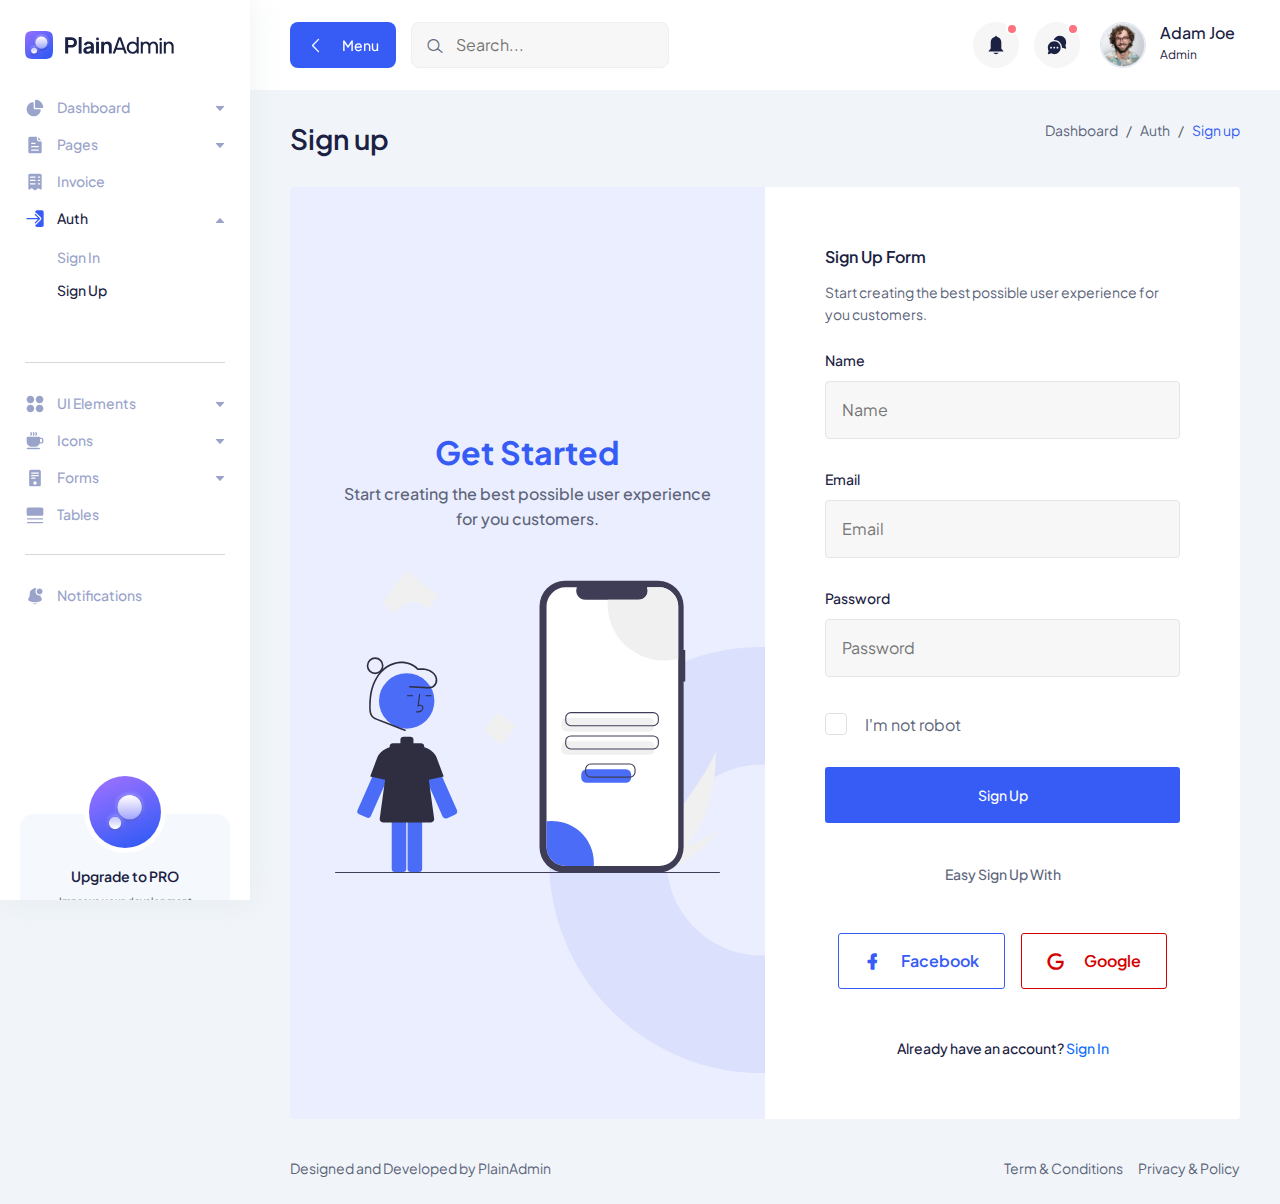
<file: admin/signup.html>
<!DOCTYPE html>
<html lang="en">
  <head>
    <meta charset="UTF-8" />
    <meta http-equiv="X-UA-Compatible" content="IE=edge" />
    <meta name="viewport" content="width=device-width, initial-scale=1.0" />
    <link rel="shortcut icon" href="assets/images/favicon.svg" type="image/x-icon" />
    <title>Sign Up | PlainAdmin Demo</title>

    <!-- ========== All CSS files linkup ========= -->
    <link rel="stylesheet" href="assets/css/bootstrap.min.css" />
    <link rel="stylesheet" href="assets/css/lineicons.css" />
    <link rel="stylesheet" href="assets/css/materialdesignicons.min.css" />
    <link rel="stylesheet" href="assets/css/fullcalendar.css" />
    <link rel="stylesheet" href="assets/css/main.css" />
  </head>
  <body>
    <!-- ======== Preloader =========== -->
    <div id="preloader">
      <div class="spinner"></div>
    </div>
    <!-- ======== Preloader =========== -->

    <!-- ======== sidebar-nav start =========== -->
    <aside class="sidebar-nav-wrapper">
      <div class="navbar-logo">
        <a href="index.html">
          <img src="assets/images/logo/logo.svg" alt="logo" />
        </a>
      </div>
      <nav class="sidebar-nav">
        <ul>
          <li class="nav-item nav-item-has-children">
            <a
              href="#0"
              class="collapsed"
              data-bs-toggle="collapse"
              data-bs-target="#ddmenu_1"
              aria-controls="ddmenu_1"
              aria-expanded="false"
              aria-label="Toggle navigation"
            >
              <span class="icon">
                <svg width="20" height="20" viewBox="0 0 20 20" fill="none" xmlns="http://www.w3.org/2000/svg">
                  <path
                    d="M8.74999 18.3333C12.2376 18.3333 15.1364 15.8128 15.7244 12.4941C15.8448 11.8143 15.2737 11.25 14.5833 11.25H9.99999C9.30966 11.25 8.74999 10.6903 8.74999 10V5.41666C8.74999 4.7263 8.18563 4.15512 7.50586 4.27556C4.18711 4.86357 1.66666 7.76243 1.66666 11.25C1.66666 15.162 4.83797 18.3333 8.74999 18.3333Z" />
                  <path
                    d="M17.0833 10C17.7737 10 18.3432 9.43708 18.2408 8.75433C17.7005 5.14918 14.8508 2.29947 11.2457 1.75912C10.5629 1.6568 10 2.2263 10 2.91665V9.16666C10 9.62691 10.3731 10 10.8333 10H17.0833Z" />
                </svg>
              </span>
              <span class="text">Dashboard</span>
            </a>
            <ul id="ddmenu_1" class="collapse dropdown-nav">
              <li>
                <a href="index.html"> eCommerce </a>
              </li>
            </ul>
          </li>
          <li class="nav-item nav-item-has-children">
            <a
              href="#0"
              class="collapsed"
              data-bs-toggle="collapse"
              data-bs-target="#ddmenu_2"
              aria-controls="ddmenu_2"
              aria-expanded="false"
              aria-label="Toggle navigation"
            >
              <span class="icon">
                <svg width="20" height="20" viewBox="0 0 20 20" fill="none" xmlns="http://www.w3.org/2000/svg">
                  <path
                    d="M11.8097 1.66667C11.8315 1.66667 11.8533 1.6671 11.875 1.66796V4.16667C11.875 5.43232 12.901 6.45834 14.1667 6.45834H16.6654C16.6663 6.48007 16.6667 6.50186 16.6667 6.5237V16.6667C16.6667 17.5872 15.9205 18.3333 15 18.3333H5.00001C4.07954 18.3333 3.33334 17.5872 3.33334 16.6667V3.33334C3.33334 2.41286 4.07954 1.66667 5.00001 1.66667H11.8097ZM6.66668 7.70834C6.3215 7.70834 6.04168 7.98816 6.04168 8.33334C6.04168 8.67851 6.3215 8.95834 6.66668 8.95834H10C10.3452 8.95834 10.625 8.67851 10.625 8.33334C10.625 7.98816 10.3452 7.70834 10 7.70834H6.66668ZM6.04168 11.6667C6.04168 12.0118 6.3215 12.2917 6.66668 12.2917H13.3333C13.6785 12.2917 13.9583 12.0118 13.9583 11.6667C13.9583 11.3215 13.6785 11.0417 13.3333 11.0417H6.66668C6.3215 11.0417 6.04168 11.3215 6.04168 11.6667ZM6.66668 14.375C6.3215 14.375 6.04168 14.6548 6.04168 15C6.04168 15.3452 6.3215 15.625 6.66668 15.625H13.3333C13.6785 15.625 13.9583 15.3452 13.9583 15C13.9583 14.6548 13.6785 14.375 13.3333 14.375H6.66668Z" />
                  <path
                    d="M13.125 2.29167L16.0417 5.20834H14.1667C13.5913 5.20834 13.125 4.74197 13.125 4.16667V2.29167Z" />
                </svg>
              </span>
              <span class="text">Pages</span>
            </a>
            <ul id="ddmenu_2" class="collapse dropdown-nav">
              <li>
                <a href="settings.html"> Settings </a>
              </li>
              <li>
                <a href="blank-page.html"> Blank Page </a>
              </li>
            </ul>
          </li>
          <li class="nav-item">
            <a href="invoice.html">
              <span class="icon">
                <svg width="20" height="20" viewBox="0 0 20 20" fill="none" xmlns="http://www.w3.org/2000/svg">
                  <path
                    d="M3.33334 3.35442C3.33334 2.4223 4.07954 1.66666 5.00001 1.66666H15C15.9205 1.66666 16.6667 2.4223 16.6667 3.35442V16.8565C16.6667 17.5519 15.8827 17.9489 15.3333 17.5317L13.8333 16.3924C13.537 16.1673 13.1297 16.1673 12.8333 16.3924L10.5 18.1646C10.2037 18.3896 9.79634 18.3896 9.50001 18.1646L7.16668 16.3924C6.87038 16.1673 6.46298 16.1673 6.16668 16.3924L4.66668 17.5317C4.11731 17.9489 3.33334 17.5519 3.33334 16.8565V3.35442ZM4.79168 5.04218C4.79168 5.39173 5.0715 5.6751 5.41668 5.6751H10C10.3452 5.6751 10.625 5.39173 10.625 5.04218C10.625 4.69264 10.3452 4.40927 10 4.40927H5.41668C5.0715 4.40927 4.79168 4.69264 4.79168 5.04218ZM5.41668 7.7848C5.0715 7.7848 4.79168 8.06817 4.79168 8.41774C4.79168 8.76724 5.0715 9.05066 5.41668 9.05066H10C10.3452 9.05066 10.625 8.76724 10.625 8.41774C10.625 8.06817 10.3452 7.7848 10 7.7848H5.41668ZM4.79168 11.7932C4.79168 12.1428 5.0715 12.4262 5.41668 12.4262H10C10.3452 12.4262 10.625 12.1428 10.625 11.7932C10.625 11.4437 10.3452 11.1603 10 11.1603H5.41668C5.0715 11.1603 4.79168 11.4437 4.79168 11.7932ZM13.3333 4.40927C12.9882 4.40927 12.7083 4.69264 12.7083 5.04218C12.7083 5.39173 12.9882 5.6751 13.3333 5.6751H14.5833C14.9285 5.6751 15.2083 5.39173 15.2083 5.04218C15.2083 4.69264 14.9285 4.40927 14.5833 4.40927H13.3333ZM12.7083 8.41774C12.7083 8.76724 12.9882 9.05066 13.3333 9.05066H14.5833C14.9285 9.05066 15.2083 8.76724 15.2083 8.41774C15.2083 8.06817 14.9285 7.7848 14.5833 7.7848H13.3333C12.9882 7.7848 12.7083 8.06817 12.7083 8.41774ZM13.3333 11.1603C12.9882 11.1603 12.7083 11.4437 12.7083 11.7932C12.7083 12.1428 12.9882 12.4262 13.3333 12.4262H14.5833C14.9285 12.4262 15.2083 12.1428 15.2083 11.7932C15.2083 11.4437 14.9285 11.1603 14.5833 11.1603H13.3333Z" />
                </svg>
              </span>
              <span class="text">Invoice</span>
            </a>
          </li>
          <li class="nav-item nav-item-has-children">
            <a
              href="#0"
              class=""
              data-bs-toggle="collapse"
              data-bs-target="#ddmenu_3"
              aria-controls="ddmenu_3"
              aria-expanded="true"
              aria-label="Toggle navigation"
            >
              <span class="icon">
                <svg width="20" height="20" viewBox="0 0 20 20" fill="none" xmlns="http://www.w3.org/2000/svg">
                  <path
                    d="M14.9211 10.1294C15.1652 9.88534 15.1652 9.48967 14.9211 9.24559L10.7544 5.0789C10.5103 4.83482 10.1147 4.83482 9.87057 5.0789C9.62649 5.32297 9.62649 5.71871 9.87057 5.96278L12.9702 9.06251H1.97916C1.63398 9.06251 1.35416 9.34234 1.35416 9.68751C1.35416 10.0327 1.63398 10.3125 1.97916 10.3125H12.9702L9.87057 13.4123C9.62649 13.6563 9.62649 14.052 9.87057 14.2961C10.1147 14.5402 10.5103 14.5402 10.7544 14.2961L14.9211 10.1294Z" />
                  <path
                    d="M11.6383 15.18L15.805 11.0133C16.5373 10.2811 16.5373 9.09391 15.805 8.36166L11.6383 4.195C11.2722 3.82888 10.7923 3.64582 10.3125 3.64582V3.02082C10.3125 2.10035 11.0587 1.35416 11.9792 1.35416H16.9792C17.8997 1.35416 18.6458 2.10035 18.6458 3.02082V16.3542C18.6458 17.2747 17.8997 18.0208 16.9792 18.0208H11.9792C11.0587 18.0208 10.3125 17.2747 10.3125 16.3542V15.7292C10.7923 15.7292 11.2722 15.5461 11.6383 15.18Z" />
                </svg>
              </span>
              <span class="text">Auth</span>
            </a>
            <ul id="ddmenu_3" class="collapsed show dropdown-nav">
              <li>
                <a href="signin.html"> Sign In </a>
              </li>
              <li>
                <a href="signup.html" class="active"> Sign Up </a>
              </li>
            </ul>
          </li>
          <span class="divider"><hr /></span>
          <li class="nav-item nav-item-has-children">
            <a
              href="#0"
              class="collapsed"
              data-bs-toggle="collapse"
              data-bs-target="#ddmenu_4"
              aria-controls="ddmenu_4"
              aria-expanded="false"
              aria-label="Toggle navigation"
            >
              <span class="icon">
                <svg width="20" height="20" viewBox="0 0 20 20" fill="none" xmlns="http://www.w3.org/2000/svg">
                  <path
                    d="M1.66666 5.41669C1.66666 3.34562 3.34559 1.66669 5.41666 1.66669C7.48772 1.66669 9.16666 3.34562 9.16666 5.41669C9.16666 7.48775 7.48772 9.16669 5.41666 9.16669C3.34559 9.16669 1.66666 7.48775 1.66666 5.41669Z" />
                  <path
                    d="M1.66666 14.5834C1.66666 12.5123 3.34559 10.8334 5.41666 10.8334C7.48772 10.8334 9.16666 12.5123 9.16666 14.5834C9.16666 16.6545 7.48772 18.3334 5.41666 18.3334C3.34559 18.3334 1.66666 16.6545 1.66666 14.5834Z" />
                  <path
                    d="M10.8333 5.41669C10.8333 3.34562 12.5123 1.66669 14.5833 1.66669C16.6544 1.66669 18.3333 3.34562 18.3333 5.41669C18.3333 7.48775 16.6544 9.16669 14.5833 9.16669C12.5123 9.16669 10.8333 7.48775 10.8333 5.41669Z" />
                  <path
                    d="M10.8333 14.5834C10.8333 12.5123 12.5123 10.8334 14.5833 10.8334C16.6544 10.8334 18.3333 12.5123 18.3333 14.5834C18.3333 16.6545 16.6544 18.3334 14.5833 18.3334C12.5123 18.3334 10.8333 16.6545 10.8333 14.5834Z" />
                </svg>
              </span>
              <span class="text">UI Elements </span>
            </a>
            <ul id="ddmenu_4" class="collapse dropdown-nav">
              <li>
                <a href="alerts.html"> Alerts </a>
              </li>
              <li>
                <a href="buttons.html"> Buttons </a>
              </li>
              <li>
                <a href="cards.html"> Cards </a>
              </li>
              <li>
                <a href="typography.html"> Typography </a>
              </li>
            </ul>
          </li>
          <li class="nav-item nav-item-has-children">
            <a
              href="#0"
              class="collapsed"
              data-bs-toggle="collapse"
              data-bs-target="#ddmenu_55"
              aria-controls="ddmenu_55"
              aria-expanded="false"
              aria-label="Toggle navigation"
            >
              <span class="icon">
                <svg width="20" height="20" viewBox="0 0 20 20" fill="none" xmlns="http://www.w3.org/2000/svg">
                  <path
                    d="M5.48663 1.1466C5.77383 0.955131 6.16188 1.03274 6.35335 1.31994L6.87852 2.10769C7.20508 2.59755 7.20508 3.23571 6.87852 3.72556L6.35335 4.51331C6.16188 4.80052 5.77383 4.87813 5.48663 4.68666C5.19943 4.49519 5.12182 4.10715 5.31328 3.81994L5.83845 3.03219C5.88511 2.96221 5.88511 2.87105 5.83845 2.80106L5.31328 2.01331C5.12182 1.72611 5.19943 1.33806 5.48663 1.1466Z" />
                  <path
                    d="M2.49999 5.83331C2.03976 5.83331 1.66666 6.2064 1.66666 6.66665V10.8333C1.66666 13.5948 3.90523 15.8333 6.66666 15.8333H9.99999C12.1856 15.8333 14.0436 14.431 14.7235 12.4772C14.8134 12.4922 14.9058 12.5 15 12.5H16.6667C17.5872 12.5 18.3333 11.7538 18.3333 10.8333V8.33331C18.3333 7.41284 17.5872 6.66665 16.6667 6.66665H15C15 6.2064 14.6269 5.83331 14.1667 5.83331H2.49999ZM14.9829 11.2496C14.9942 11.1123 15 10.9735 15 10.8333V7.91665H16.6667C16.8967 7.91665 17.0833 8.10319 17.0833 8.33331V10.8333C17.0833 11.0634 16.8967 11.25 16.6667 11.25H15L14.9898 11.2498L14.9829 11.2496Z" />
                  <path
                    d="M8.85332 1.31994C8.6619 1.03274 8.27383 0.955131 7.98663 1.1466C7.69943 1.33806 7.62182 1.72611 7.81328 2.01331L8.33848 2.80106C8.38507 2.87105 8.38507 2.96221 8.33848 3.03219L7.81328 3.81994C7.62182 4.10715 7.69943 4.49519 7.98663 4.68666C8.27383 4.87813 8.6619 4.80052 8.85332 4.51331L9.37848 3.72556C9.70507 3.23571 9.70507 2.59755 9.37848 2.10769L8.85332 1.31994Z" />
                  <path
                    d="M10.4867 1.1466C10.7738 0.955131 11.1619 1.03274 11.3533 1.31994L11.8785 2.10769C12.2051 2.59755 12.2051 3.23571 11.8785 3.72556L11.3533 4.51331C11.1619 4.80052 10.7738 4.87813 10.4867 4.68666C10.1994 4.49519 10.1218 4.10715 10.3133 3.81994L10.8385 3.03219C10.8851 2.96221 10.8851 2.87105 10.8385 2.80106L10.3133 2.01331C10.1218 1.72611 10.1994 1.33806 10.4867 1.1466Z" />
                  <path
                    d="M2.49999 16.6667C2.03976 16.6667 1.66666 17.0398 1.66666 17.5C1.66666 17.9602 2.03976 18.3334 2.49999 18.3334H14.1667C14.6269 18.3334 15 17.9602 15 17.5C15 17.0398 14.6269 16.6667 14.1667 16.6667H2.49999Z" />
                </svg>
              </span>
              <span class="text">Icons</span>
            </a>
            <ul id="ddmenu_55" class="collapse dropdown-nav">
              <li>
                <a href="icons.html"> LineIcons </a>
              </li>
              <li>
                <a href="mdi-icons.html"> MDI Icons </a>
              </li>
            </ul>
          </li>
          <li class="nav-item nav-item-has-children">
            <a
              href="#0"
              class="collapsed"
              data-bs-toggle="collapse"
              data-bs-target="#ddmenu_5"
              aria-controls="ddmenu_5"
              aria-expanded="false"
              aria-label="Toggle navigation"
            >
              <span class="icon">
                <svg width="20" height="20" viewBox="0 0 20 20" fill="none" xmlns="http://www.w3.org/2000/svg">
                  <path
                    d="M4.16666 3.33335C4.16666 2.41288 4.91285 1.66669 5.83332 1.66669H14.1667C15.0872 1.66669 15.8333 2.41288 15.8333 3.33335V16.6667C15.8333 17.5872 15.0872 18.3334 14.1667 18.3334H5.83332C4.91285 18.3334 4.16666 17.5872 4.16666 16.6667V3.33335ZM6.04166 5.00002C6.04166 5.3452 6.32148 5.62502 6.66666 5.62502H13.3333C13.6785 5.62502 13.9583 5.3452 13.9583 5.00002C13.9583 4.65485 13.6785 4.37502 13.3333 4.37502H6.66666C6.32148 4.37502 6.04166 4.65485 6.04166 5.00002ZM6.66666 6.87502C6.32148 6.87502 6.04166 7.15485 6.04166 7.50002C6.04166 7.8452 6.32148 8.12502 6.66666 8.12502H13.3333C13.6785 8.12502 13.9583 7.8452 13.9583 7.50002C13.9583 7.15485 13.6785 6.87502 13.3333 6.87502H6.66666ZM6.04166 10C6.04166 10.3452 6.32148 10.625 6.66666 10.625H9.99999C10.3452 10.625 10.625 10.3452 10.625 10C10.625 9.65485 10.3452 9.37502 9.99999 9.37502H6.66666C6.32148 9.37502 6.04166 9.65485 6.04166 10ZM9.99999 16.6667C10.9205 16.6667 11.6667 15.9205 11.6667 15C11.6667 14.0795 10.9205 13.3334 9.99999 13.3334C9.07949 13.3334 8.33332 14.0795 8.33332 15C8.33332 15.9205 9.07949 16.6667 9.99999 16.6667Z" />
                </svg>
              </span>
              <span class="text"> Forms </span>
            </a>
            <ul id="ddmenu_5" class="collapse dropdown-nav">
              <li>
                <a href="form-elements.html"> Form Elements </a>
              </li>
            </ul>
          </li>
          <li class="nav-item">
            <a href="tables.html">
              <span class="icon">
                <svg width="20" height="20" viewBox="0 0 20 20" fill="none" xmlns="http://www.w3.org/2000/svg">
                  <path
                    d="M1.66666 4.16667C1.66666 3.24619 2.41285 2.5 3.33332 2.5H16.6667C17.5872 2.5 18.3333 3.24619 18.3333 4.16667V9.16667C18.3333 10.0872 17.5872 10.8333 16.6667 10.8333H3.33332C2.41285 10.8333 1.66666 10.0872 1.66666 9.16667V4.16667Z" />
                  <path
                    d="M1.875 13.75C1.875 13.4048 2.15483 13.125 2.5 13.125H17.5C17.8452 13.125 18.125 13.4048 18.125 13.75C18.125 14.0952 17.8452 14.375 17.5 14.375H2.5C2.15483 14.375 1.875 14.0952 1.875 13.75Z" />
                  <path
                    d="M2.5 16.875C2.15483 16.875 1.875 17.1548 1.875 17.5C1.875 17.8452 2.15483 18.125 2.5 18.125H17.5C17.8452 18.125 18.125 17.8452 18.125 17.5C18.125 17.1548 17.8452 16.875 17.5 16.875H2.5Z" />
                </svg>
              </span>
              <span class="text">Tables</span>
            </a>
          </li>
          <span class="divider"><hr /></span>

          <li class="nav-item">
            <a href="notification.html">
              <span class="icon">
                <svg width="20" height="20" viewBox="0 0 20 20" fill="none" xmlns="http://www.w3.org/2000/svg">
                  <path
                    d="M10.8333 2.50008C10.8333 2.03984 10.4602 1.66675 9.99999 1.66675C9.53975 1.66675 9.16666 2.03984 9.16666 2.50008C9.16666 2.96032 9.53975 3.33341 9.99999 3.33341C10.4602 3.33341 10.8333 2.96032 10.8333 2.50008Z" />
                  <path
                    d="M17.5 5.41673C17.5 7.02756 16.1942 8.33339 14.5833 8.33339C12.9725 8.33339 11.6667 7.02756 11.6667 5.41673C11.6667 3.80589 12.9725 2.50006 14.5833 2.50006C16.1942 2.50006 17.5 3.80589 17.5 5.41673Z" />
                  <path
                    d="M11.4272 2.69637C10.9734 2.56848 10.4947 2.50006 10 2.50006C7.10054 2.50006 4.75003 4.85057 4.75003 7.75006V9.20873C4.75003 9.72814 4.62082 10.2393 4.37404 10.6963L3.36705 12.5611C2.89938 13.4272 3.26806 14.5081 4.16749 14.9078C7.88074 16.5581 12.1193 16.5581 15.8326 14.9078C16.732 14.5081 17.1007 13.4272 16.633 12.5611L15.626 10.6963C15.43 10.3333 15.3081 9.93606 15.2663 9.52773C15.0441 9.56431 14.8159 9.58339 14.5833 9.58339C12.2822 9.58339 10.4167 7.71791 10.4167 5.41673C10.4167 4.37705 10.7975 3.42631 11.4272 2.69637Z" />
                  <path
                    d="M7.48901 17.1925C8.10004 17.8918 8.99841 18.3335 10 18.3335C11.0016 18.3335 11.9 17.8918 12.511 17.1925C10.8482 17.4634 9.15183 17.4634 7.48901 17.1925Z" />
                </svg>
              </span>
              <span class="text">Notifications</span>
            </a>
          </li>
        </ul>
      </nav>
      <div class="promo-box">
        <div class="promo-icon">
          <img class="mx-auto" src="./assets/images/logo/logo-icon-big.svg" alt="Logo">
        </div>
        <h3>Upgrade to PRO</h3>
        <p>Improve your development process and start doing more with PlainAdmin PRO!</p>
        <a href="https://plainadmin.com/pro" target="_blank" rel="nofollow" class="main-btn primary-btn btn-hover">
          Upgrade to PRO
        </a>
      </div>
    </aside>
    <div class="overlay"></div>
    <!-- ======== sidebar-nav end =========== -->

    <!-- ======== main-wrapper start =========== -->
    <main class="main-wrapper">
      <!-- ========== header start ========== -->
      <header class="header">
        <div class="container-fluid">
          <div class="row">
            <div class="col-lg-5 col-md-5 col-6">
              <div class="header-left d-flex align-items-center">
                <div class="menu-toggle-btn mr-15">
                  <button id="menu-toggle" class="main-btn primary-btn btn-hover">
                    <i class="lni lni-chevron-left me-2"></i> Menu
                  </button>
                </div>
                <div class="header-search d-none d-md-flex">
                  <form action="#">
                    <input type="text" placeholder="Search..." />
                    <button><i class="lni lni-search-alt"></i></button>
                  </form>
                </div>
              </div>
            </div>
            <div class="col-lg-7 col-md-7 col-6">
              <div class="header-right">
                <!-- notification start -->
                <div class="notification-box ml-15 d-none d-md-flex">
                  <button class="dropdown-toggle" type="button" id="notification" data-bs-toggle="dropdown"
                    aria-expanded="false">
                    <svg width="22" height="22" viewBox="0 0 22 22" fill="none" xmlns="http://www.w3.org/2000/svg">
                      <path
                        d="M11 20.1667C9.88317 20.1667 8.88718 19.63 8.23901 18.7917H13.761C13.113 19.63 12.1169 20.1667 11 20.1667Z"
                        fill="" />
                      <path
                        d="M10.1157 2.74999C10.1157 2.24374 10.5117 1.83333 11 1.83333C11.4883 1.83333 11.8842 2.24374 11.8842 2.74999V2.82604C14.3932 3.26245 16.3051 5.52474 16.3051 8.24999V14.287C16.3051 14.5301 16.3982 14.7633 16.564 14.9352L18.2029 16.6342C18.4814 16.9229 18.2842 17.4167 17.8903 17.4167H4.10961C3.71574 17.4167 3.5185 16.9229 3.797 16.6342L5.43589 14.9352C5.6017 14.7633 5.69485 14.5301 5.69485 14.287V8.24999C5.69485 5.52474 7.60672 3.26245 10.1157 2.82604V2.74999Z"
                        fill="" />
                    </svg>
                    <span></span>
                  </button>
                  <ul class="dropdown-menu dropdown-menu-end" aria-labelledby="notification">
                    <li>
                      <a href="#0">
                        <div class="image">
                          <img src="assets/images/lead/lead-6.png" alt="" />
                        </div>
                        <div class="content">
                          <h6>
                            John Doe
                            <span class="text-regular">
                              comment on a product.
                            </span>
                          </h6>
                          <p>
                            Lorem ipsum dolor sit amet, consect etur adipiscing
                            elit Vivamus tortor.
                          </p>
                          <span>10 mins ago</span>
                        </div>
                      </a>
                    </li>
                    <li>
                      <a href="#0">
                        <div class="image">
                          <img src="assets/images/lead/lead-1.png" alt="" />
                        </div>
                        <div class="content">
                          <h6>
                            Jonathon
                            <span class="text-regular">
                              like on a product.
                            </span>
                          </h6>
                          <p>
                            Lorem ipsum dolor sit amet, consect etur adipiscing
                            elit Vivamus tortor.
                          </p>
                          <span>10 mins ago</span>
                        </div>
                      </a>
                    </li>
                  </ul>
                </div>
                <!-- notification end -->
                <!-- message start -->
                <div class="header-message-box ml-15 d-none d-md-flex">
                  <button class="dropdown-toggle" type="button" id="message" data-bs-toggle="dropdown"
                    aria-expanded="false">
                    <svg width="22" height="22" viewBox="0 0 22 22" fill="none" xmlns="http://www.w3.org/2000/svg">
                      <path
                        d="M7.74866 5.97421C7.91444 5.96367 8.08162 5.95833 8.25005 5.95833C12.5532 5.95833 16.0417 9.4468 16.0417 13.75C16.0417 13.9184 16.0364 14.0856 16.0259 14.2514C16.3246 14.138 16.6127 14.003 16.8883 13.8482L19.2306 14.629C19.7858 14.8141 20.3141 14.2858 20.129 13.7306L19.3482 11.3882C19.8694 10.4604 20.1667 9.38996 20.1667 8.25C20.1667 4.70617 17.2939 1.83333 13.75 1.83333C11.0077 1.83333 8.66702 3.55376 7.74866 5.97421Z"
                        fill="" />
                      <path
                        d="M14.6667 13.75C14.6667 17.2938 11.7939 20.1667 8.25004 20.1667C7.11011 20.1667 6.03962 19.8694 5.11182 19.3482L2.76946 20.129C2.21421 20.3141 1.68597 19.7858 1.87105 19.2306L2.65184 16.8882C2.13062 15.9604 1.83338 14.89 1.83338 13.75C1.83338 10.2062 4.70622 7.33333 8.25004 7.33333C11.7939 7.33333 14.6667 10.2062 14.6667 13.75ZM5.95838 13.75C5.95838 13.2437 5.54797 12.8333 5.04171 12.8333C4.53545 12.8333 4.12504 13.2437 4.12504 13.75C4.12504 14.2563 4.53545 14.6667 5.04171 14.6667C5.54797 14.6667 5.95838 14.2563 5.95838 13.75ZM9.16671 13.75C9.16671 13.2437 8.7563 12.8333 8.25004 12.8333C7.74379 12.8333 7.33338 13.2437 7.33338 13.75C7.33338 14.2563 7.74379 14.6667 8.25004 14.6667C8.7563 14.6667 9.16671 14.2563 9.16671 13.75ZM11.4584 14.6667C11.9647 14.6667 12.375 14.2563 12.375 13.75C12.375 13.2437 11.9647 12.8333 11.4584 12.8333C10.9521 12.8333 10.5417 13.2437 10.5417 13.75C10.5417 14.2563 10.9521 14.6667 11.4584 14.6667Z"
                        fill="" />
                    </svg>
                    <span></span>
                  </button>
                  <ul class="dropdown-menu dropdown-menu-end" aria-labelledby="message">
                    <li>
                      <a href="#0">
                        <div class="image">
                          <img src="assets/images/lead/lead-5.png" alt="" />
                        </div>
                        <div class="content">
                          <h6>Jacob Jones</h6>
                          <p>Hey!I can across your profile and ...</p>
                          <span>10 mins ago</span>
                        </div>
                      </a>
                    </li>
                    <li>
                      <a href="#0">
                        <div class="image">
                          <img src="assets/images/lead/lead-3.png" alt="" />
                        </div>
                        <div class="content">
                          <h6>John Doe</h6>
                          <p>Would you mind please checking out</p>
                          <span>12 mins ago</span>
                        </div>
                      </a>
                    </li>
                    <li>
                      <a href="#0">
                        <div class="image">
                          <img src="assets/images/lead/lead-2.png" alt="" />
                        </div>
                        <div class="content">
                          <h6>Anee Lee</h6>
                          <p>Hey! are you available for freelance?</p>
                          <span>1h ago</span>
                        </div>
                      </a>
                    </li>
                  </ul>
                </div>
                <!-- message end -->
                <!-- profile start -->
                <div class="profile-box ml-15">
                  <button class="dropdown-toggle bg-transparent border-0" type="button" id="profile"
                    data-bs-toggle="dropdown" aria-expanded="false">
                    <div class="profile-info">
                      <div class="info">
                        <div class="image">
                          <img src="assets/images/profile/profile-image.png" alt="" />
                        </div>
                        <div>
                          <h6 class="fw-500">Adam Joe</h6>
                          <p>Admin</p>
                        </div>
                      </div>
                    </div>
                  </button>
                  <ul class="dropdown-menu dropdown-menu-end" aria-labelledby="profile">
                    <li>
                      <div class="author-info flex items-center !p-1">
                        <div class="image">
                          <img src="assets/images/profile/profile-image.png" alt="image">
                        </div>
                        <div class="content">
                          <h4 class="text-sm">Adam Joe</h4>
                          <a class="text-black/40 dark:text-white/40 hover:text-black dark:hover:text-white text-xs"
                            href="#">Email@gmail.com</a>
                        </div>
                      </div>
                    </li>
                    <li class="divider"></li>
                    <li>
                      <a href="#0">
                        <i class="lni lni-user"></i> View Profile
                      </a>
                    </li>
                    <li>
                      <a href="#0">
                        <i class="lni lni-alarm"></i> Notifications
                      </a>
                    </li>
                    <li>
                      <a href="#0"> <i class="lni lni-inbox"></i> Messages </a>
                    </li>
                    <li>
                      <a href="#0"> <i class="lni lni-cog"></i> Settings </a>
                    </li>
                    <li class="divider"></li>
                    <li>
                      <a href="#0"> <i class="lni lni-exit"></i> Sign Out </a>
                    </li>
                  </ul>
                </div>
                <!-- profile end -->
              </div>
            </div>
          </div>
        </div>
      </header>
      <!-- ========== header end ========== -->

      <!-- ========== signin-section start ========== -->
      <section class="signin-section">
        <div class="container-fluid">
          <!-- ========== title-wrapper start ========== -->
          <div class="title-wrapper pt-30">
            <div class="row align-items-center">
              <div class="col-md-6">
                <div class="title">
                  <h2>Sign up</h2>
                </div>
              </div>
              <!-- end col -->
              <div class="col-md-6">
                <div class="breadcrumb-wrapper">
                  <nav aria-label="breadcrumb">
                    <ol class="breadcrumb">
                      <li class="breadcrumb-item">
                        <a href="#0">Dashboard</a>
                      </li>
                      <li class="breadcrumb-item"><a href="#0">Auth</a></li>
                      <li class="breadcrumb-item active" aria-current="page">
                        Sign up
                      </li>
                    </ol>
                  </nav>
                </div>
              </div>
              <!-- end col -->
            </div>
            <!-- end row -->
          </div>
          <!-- ========== title-wrapper end ========== -->

          <div class="row g-0 auth-row">
            <div class="col-lg-6">
              <div class="auth-cover-wrapper bg-primary-100">
                <div class="auth-cover">
                  <div class="title text-center">
                    <h1 class="text-primary mb-10">Get Started</h1>
                    <p class="text-medium">
                      Start creating the best possible user experience
                      <br class="d-sm-block" />
                      for you customers.
                    </p>
                  </div>
                  <div class="cover-image">
                    <img src="assets/images/auth/signin-image.svg" alt="" />
                  </div>
                  <div class="shape-image">
                    <img src="assets/images/auth/shape.svg" alt="" />
                  </div>
                </div>
              </div>
            </div>
            <!-- end col -->
            <div class="col-lg-6">
              <div class="signup-wrapper">
                <div class="form-wrapper">
                  <h6 class="mb-15">Sign Up Form</h6>
                  <p class="text-sm mb-25">
                    Start creating the best possible user experience for you
                    customers.
                  </p>
                  <form action="#">
                    <div class="row">
                      <div class="col-12">
                        <div class="input-style-1">
                          <label>Name</label>
                          <input type="text" placeholder="Name" />
                        </div>
                      </div>
                      <!-- end col -->
                      <div class="col-12">
                        <div class="input-style-1">
                          <label>Email</label>
                          <input type="email" placeholder="Email" />
                        </div>
                      </div>
                      <!-- end col -->
                      <div class="col-12">
                        <div class="input-style-1">
                          <label>Password</label>
                          <input type="password" placeholder="Password" />
                        </div>
                      </div>
                      <!-- end col -->
                      <div class="col-12">
                        <div class="form-check checkbox-style mb-30">
                          <input class="form-check-input" type="checkbox" value="" id="checkbox-not-robot" />
                          <label class="form-check-label" for="checkbox-not-robot">
                            I'm not robot</label>
                        </div>
                      </div>
                      <!-- end col -->
                      <div class="col-12">
                        <div class="button-group d-flex justify-content-center flex-wrap">
                          <button class="main-btn primary-btn btn-hover w-100 text-center">
                            Sign Up
                          </button>
                        </div>
                      </div>
                    </div>
                    <!-- end row -->
                  </form>
                  <div class="singup-option pt-40">
                    <p class="text-sm text-medium text-center text-gray">
                      Easy Sign Up With
                    </p>
                    <div class="button-group pt-40 pb-40 d-flex justify-content-center flex-wrap">
                      <button class="main-btn primary-btn-outline m-2">
                        <i class="lni lni-facebook-fill mr-10"></i>
                        Facebook
                      </button>
                      <button class="main-btn danger-btn-outline m-2">
                        <i class="lni lni-google mr-10"></i>
                        Google
                      </button>
                    </div>
                    <p class="text-sm text-medium text-dark text-center">
                      Already have an account? <a href="signin.html">Sign In</a>
                    </p>
                  </div>
                </div>
              </div>
            </div>
            <!-- end col -->
          </div>
          <!-- end row -->
        </div>
      </section>
      <!-- ========== signin-section end ========== -->

      <!-- ========== footer start =========== -->
      <footer class="footer">
        <div class="container-fluid">
          <div class="row">
            <div class="col-md-6 order-last order-md-first">
              <div class="copyright text-center text-md-start">
                <p class="text-sm">
                  Designed and Developed by
                  <a href="https://plainadmin.com" rel="nofollow" target="_blank">
                    PlainAdmin
                  </a>
                </p>
              </div>
            </div>
            <!-- end col-->
            <div class="col-md-6">
              <div class="terms d-flex justify-content-center justify-content-md-end">
                <a href="#0" class="text-sm">Term & Conditions</a>
                <a href="#0" class="text-sm ml-15">Privacy & Policy</a>
              </div>
            </div>
          </div>
          <!-- end row -->
        </div>
        <!-- end container -->
      </footer>
      <!-- ========== footer end =========== -->
    </main>
    <!-- ======== main-wrapper end =========== -->

    <!-- ========= All Javascript files linkup ======== -->
    <script src="assets/js/bootstrap.bundle.min.js"></script>
    <script src="assets/js/Chart.min.js"></script>
    <script src="assets/js/dynamic-pie-chart.js"></script>
    <script src="assets/js/moment.min.js"></script>
    <script src="assets/js/fullcalendar.js"></script>
    <script src="assets/js/jvectormap.min.js"></script>
    <script src="assets/js/world-merc.js"></script>
    <script src="assets/js/polyfill.js"></script>
    <script src="assets/js/main.js"></script>
  </body>
</html>
</file>
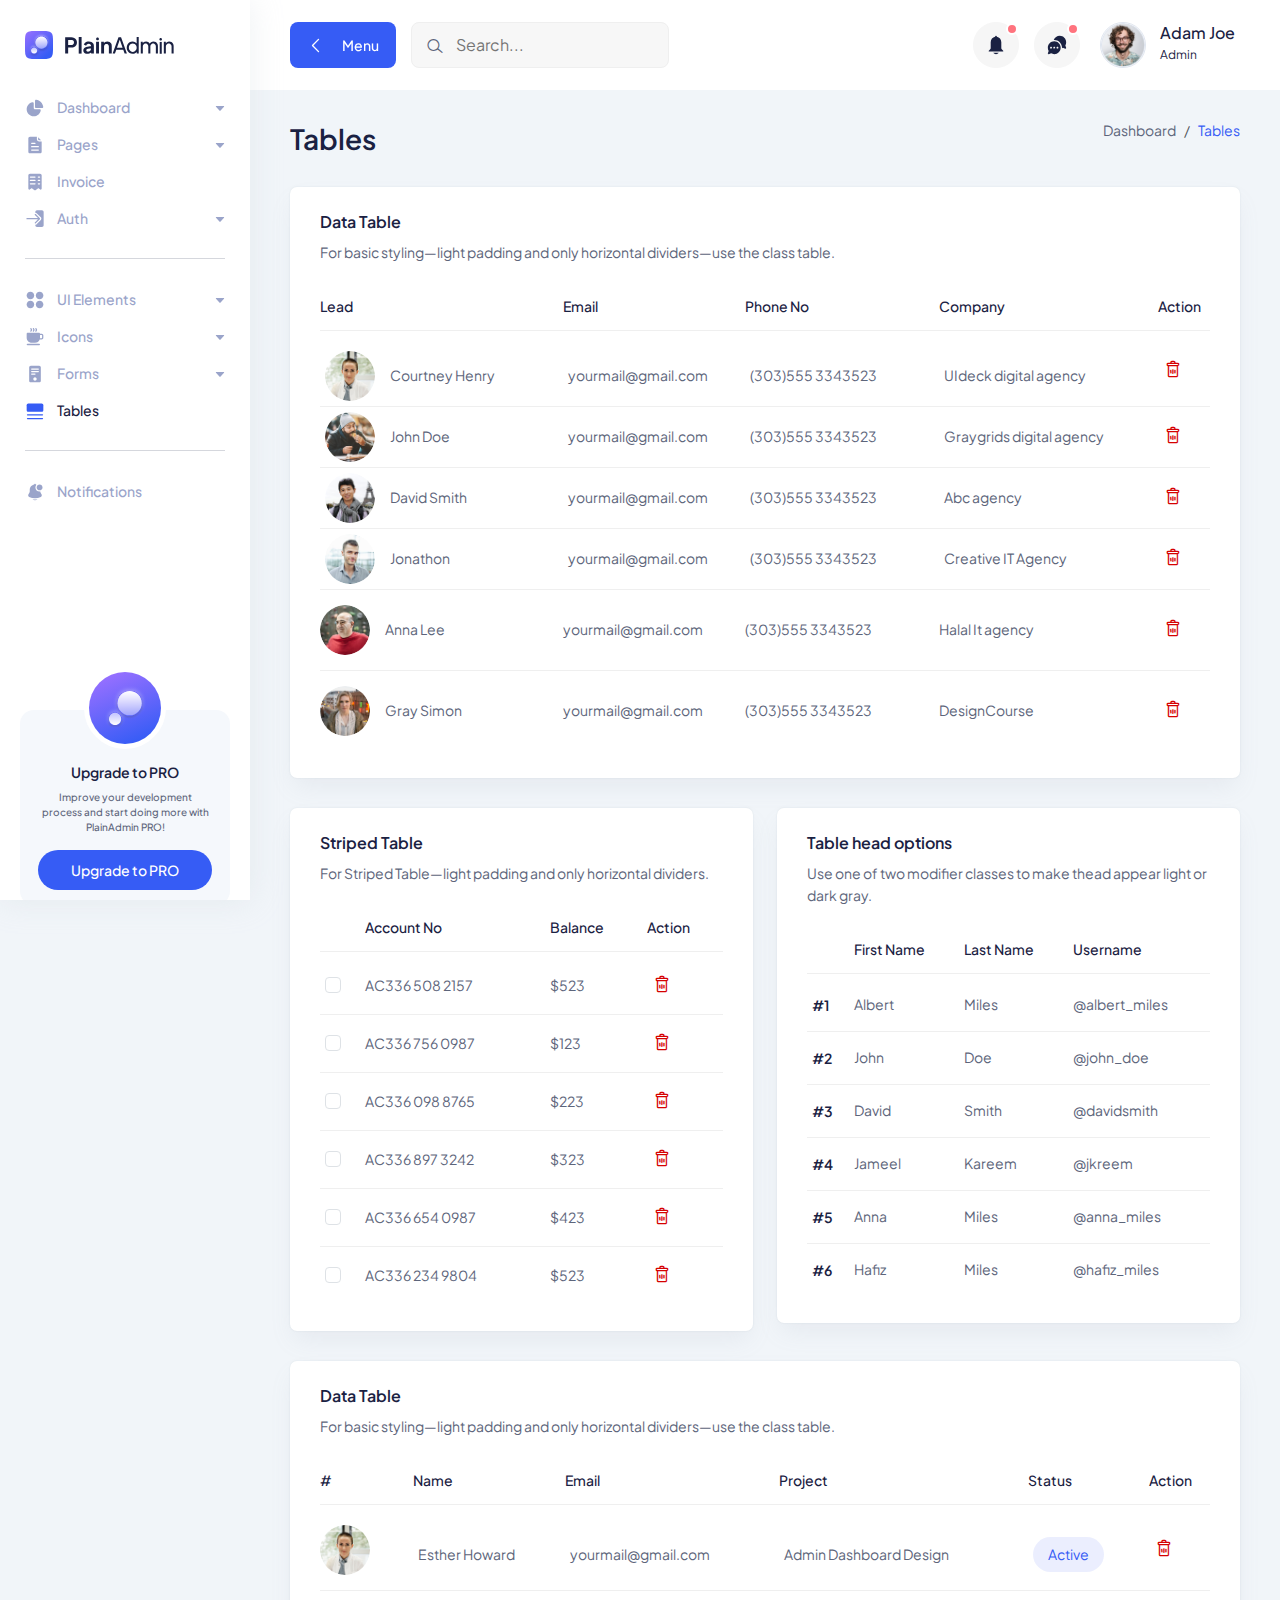
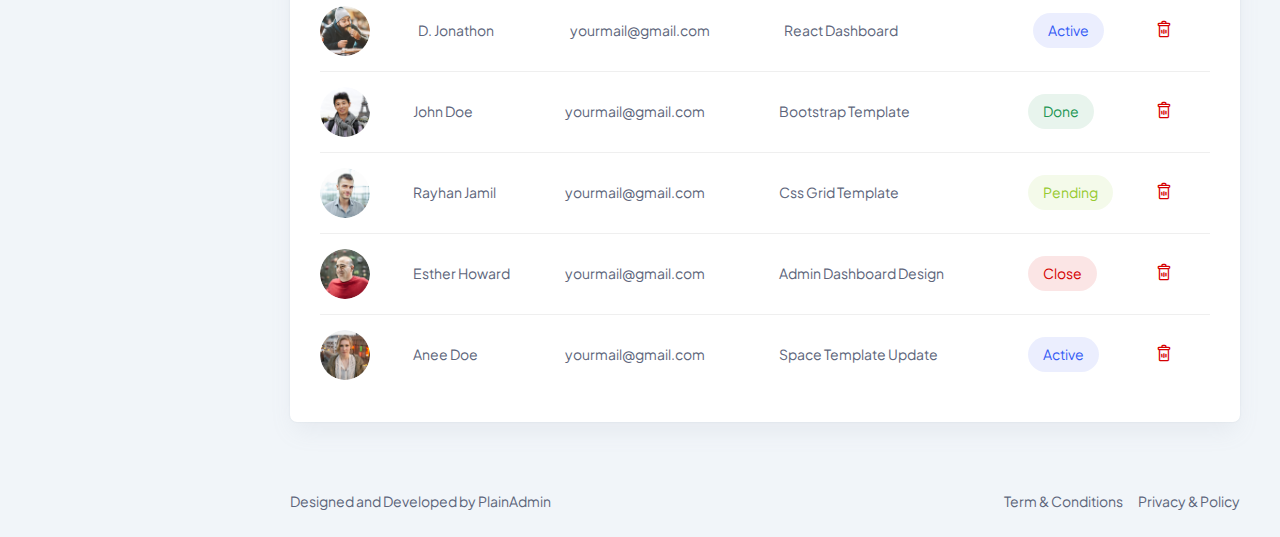
<file: admin/tables.html>
<!DOCTYPE html>
<html lang="en">
  <head>
    <meta charset="UTF-8" />
    <meta http-equiv="X-UA-Compatible" content="IE=edge" />
    <meta name="viewport" content="width=device-width, initial-scale=1.0" />
    <link rel="shortcut icon" href="assets/images/favicon.svg" type="image/x-icon" />
    <title>Tables | PlainAdmin Demo</title>

    <!-- ========== All CSS files linkup ========= -->
    <link rel="stylesheet" href="assets/css/bootstrap.min.css" />
    <link rel="stylesheet" href="assets/css/lineicons.css" />
    <link rel="stylesheet" href="assets/css/materialdesignicons.min.css" />
    <link rel="stylesheet" href="assets/css/fullcalendar.css" />
    <link rel="stylesheet" href="assets/css/main.css" />
  </head>
  <body>
    <!-- ======== Preloader =========== -->
    <div id="preloader">
      <div class="spinner"></div>
    </div>
    <!-- ======== Preloader =========== -->

    <!-- ======== sidebar-nav start =========== -->
    <aside class="sidebar-nav-wrapper">
      <div class="navbar-logo">
        <a href="index.html">
          <img src="assets/images/logo/logo.svg" alt="logo" />
        </a>
      </div>
      <nav class="sidebar-nav">
        <ul>
          <li class="nav-item nav-item-has-children">
            <a
              href="#0"
              class="collapsed"
              data-bs-toggle="collapse"
              data-bs-target="#ddmenu_1"
              aria-controls="ddmenu_1"
              aria-expanded="false"
              aria-label="Toggle navigation"
            >
              <span class="icon">
                <svg width="20" height="20" viewBox="0 0 20 20" fill="none" xmlns="http://www.w3.org/2000/svg">
                  <path
                    d="M8.74999 18.3333C12.2376 18.3333 15.1364 15.8128 15.7244 12.4941C15.8448 11.8143 15.2737 11.25 14.5833 11.25H9.99999C9.30966 11.25 8.74999 10.6903 8.74999 10V5.41666C8.74999 4.7263 8.18563 4.15512 7.50586 4.27556C4.18711 4.86357 1.66666 7.76243 1.66666 11.25C1.66666 15.162 4.83797 18.3333 8.74999 18.3333Z" />
                  <path
                    d="M17.0833 10C17.7737 10 18.3432 9.43708 18.2408 8.75433C17.7005 5.14918 14.8508 2.29947 11.2457 1.75912C10.5629 1.6568 10 2.2263 10 2.91665V9.16666C10 9.62691 10.3731 10 10.8333 10H17.0833Z" />
                </svg>
              </span>
              <span class="text">Dashboard</span>
            </a>
            <ul id="ddmenu_1" class="collapse dropdown-nav">
              <li>
                <a href="index.html"> eCommerce </a>
              </li>
            </ul>
          </li>
          <li class="nav-item nav-item-has-children">
            <a
              href="#0"
              class="collapsed"
              data-bs-toggle="collapse"
              data-bs-target="#ddmenu_2"
              aria-controls="ddmenu_2"
              aria-expanded="false"
              aria-label="Toggle navigation"
            >
              <span class="icon">
                <svg width="20" height="20" viewBox="0 0 20 20" fill="none" xmlns="http://www.w3.org/2000/svg">
                  <path
                    d="M11.8097 1.66667C11.8315 1.66667 11.8533 1.6671 11.875 1.66796V4.16667C11.875 5.43232 12.901 6.45834 14.1667 6.45834H16.6654C16.6663 6.48007 16.6667 6.50186 16.6667 6.5237V16.6667C16.6667 17.5872 15.9205 18.3333 15 18.3333H5.00001C4.07954 18.3333 3.33334 17.5872 3.33334 16.6667V3.33334C3.33334 2.41286 4.07954 1.66667 5.00001 1.66667H11.8097ZM6.66668 7.70834C6.3215 7.70834 6.04168 7.98816 6.04168 8.33334C6.04168 8.67851 6.3215 8.95834 6.66668 8.95834H10C10.3452 8.95834 10.625 8.67851 10.625 8.33334C10.625 7.98816 10.3452 7.70834 10 7.70834H6.66668ZM6.04168 11.6667C6.04168 12.0118 6.3215 12.2917 6.66668 12.2917H13.3333C13.6785 12.2917 13.9583 12.0118 13.9583 11.6667C13.9583 11.3215 13.6785 11.0417 13.3333 11.0417H6.66668C6.3215 11.0417 6.04168 11.3215 6.04168 11.6667ZM6.66668 14.375C6.3215 14.375 6.04168 14.6548 6.04168 15C6.04168 15.3452 6.3215 15.625 6.66668 15.625H13.3333C13.6785 15.625 13.9583 15.3452 13.9583 15C13.9583 14.6548 13.6785 14.375 13.3333 14.375H6.66668Z" />
                  <path
                    d="M13.125 2.29167L16.0417 5.20834H14.1667C13.5913 5.20834 13.125 4.74197 13.125 4.16667V2.29167Z" />
                </svg>
              </span>
              <span class="text">Pages</span>
            </a>
            <ul id="ddmenu_2" class="collapse dropdown-nav">
              <li>
                <a href="settings.html"> Settings </a>
              </li>
              <li>
                <a href="blank-page.html"> Blank Page </a>
              </li>
            </ul>
          </li>
          <li class="nav-item">
            <a href="invoice.html">
              <span class="icon">
                <svg width="20" height="20" viewBox="0 0 20 20" fill="none" xmlns="http://www.w3.org/2000/svg">
                  <path
                    d="M3.33334 3.35442C3.33334 2.4223 4.07954 1.66666 5.00001 1.66666H15C15.9205 1.66666 16.6667 2.4223 16.6667 3.35442V16.8565C16.6667 17.5519 15.8827 17.9489 15.3333 17.5317L13.8333 16.3924C13.537 16.1673 13.1297 16.1673 12.8333 16.3924L10.5 18.1646C10.2037 18.3896 9.79634 18.3896 9.50001 18.1646L7.16668 16.3924C6.87038 16.1673 6.46298 16.1673 6.16668 16.3924L4.66668 17.5317C4.11731 17.9489 3.33334 17.5519 3.33334 16.8565V3.35442ZM4.79168 5.04218C4.79168 5.39173 5.0715 5.6751 5.41668 5.6751H10C10.3452 5.6751 10.625 5.39173 10.625 5.04218C10.625 4.69264 10.3452 4.40927 10 4.40927H5.41668C5.0715 4.40927 4.79168 4.69264 4.79168 5.04218ZM5.41668 7.7848C5.0715 7.7848 4.79168 8.06817 4.79168 8.41774C4.79168 8.76724 5.0715 9.05066 5.41668 9.05066H10C10.3452 9.05066 10.625 8.76724 10.625 8.41774C10.625 8.06817 10.3452 7.7848 10 7.7848H5.41668ZM4.79168 11.7932C4.79168 12.1428 5.0715 12.4262 5.41668 12.4262H10C10.3452 12.4262 10.625 12.1428 10.625 11.7932C10.625 11.4437 10.3452 11.1603 10 11.1603H5.41668C5.0715 11.1603 4.79168 11.4437 4.79168 11.7932ZM13.3333 4.40927C12.9882 4.40927 12.7083 4.69264 12.7083 5.04218C12.7083 5.39173 12.9882 5.6751 13.3333 5.6751H14.5833C14.9285 5.6751 15.2083 5.39173 15.2083 5.04218C15.2083 4.69264 14.9285 4.40927 14.5833 4.40927H13.3333ZM12.7083 8.41774C12.7083 8.76724 12.9882 9.05066 13.3333 9.05066H14.5833C14.9285 9.05066 15.2083 8.76724 15.2083 8.41774C15.2083 8.06817 14.9285 7.7848 14.5833 7.7848H13.3333C12.9882 7.7848 12.7083 8.06817 12.7083 8.41774ZM13.3333 11.1603C12.9882 11.1603 12.7083 11.4437 12.7083 11.7932C12.7083 12.1428 12.9882 12.4262 13.3333 12.4262H14.5833C14.9285 12.4262 15.2083 12.1428 15.2083 11.7932C15.2083 11.4437 14.9285 11.1603 14.5833 11.1603H13.3333Z" />
                </svg>
              </span>
              <span class="text">Invoice</span>
            </a>
          </li>
          <li class="nav-item nav-item-has-children">
            <a
              href="#0"
              class="collapsed"
              data-bs-toggle="collapse"
              data-bs-target="#ddmenu_3"
              aria-controls="ddmenu_3"
              aria-expanded="false"
              aria-label="Toggle navigation"
            >
              <span class="icon">
                <svg width="20" height="20" viewBox="0 0 20 20" fill="none" xmlns="http://www.w3.org/2000/svg">
                  <path
                    d="M14.9211 10.1294C15.1652 9.88534 15.1652 9.48967 14.9211 9.24559L10.7544 5.0789C10.5103 4.83482 10.1147 4.83482 9.87057 5.0789C9.62649 5.32297 9.62649 5.71871 9.87057 5.96278L12.9702 9.06251H1.97916C1.63398 9.06251 1.35416 9.34234 1.35416 9.68751C1.35416 10.0327 1.63398 10.3125 1.97916 10.3125H12.9702L9.87057 13.4123C9.62649 13.6563 9.62649 14.052 9.87057 14.2961C10.1147 14.5402 10.5103 14.5402 10.7544 14.2961L14.9211 10.1294Z" />
                  <path
                    d="M11.6383 15.18L15.805 11.0133C16.5373 10.2811 16.5373 9.09391 15.805 8.36166L11.6383 4.195C11.2722 3.82888 10.7923 3.64582 10.3125 3.64582V3.02082C10.3125 2.10035 11.0587 1.35416 11.9792 1.35416H16.9792C17.8997 1.35416 18.6458 2.10035 18.6458 3.02082V16.3542C18.6458 17.2747 17.8997 18.0208 16.9792 18.0208H11.9792C11.0587 18.0208 10.3125 17.2747 10.3125 16.3542V15.7292C10.7923 15.7292 11.2722 15.5461 11.6383 15.18Z" />
                </svg>
              </span>
              <span class="text">Auth</span>
            </a>
            <ul id="ddmenu_3" class="collapse dropdown-nav">
              <li>
                <a href="signin.html"> Sign In </a>
              </li>
              <li>
                <a href="signup.html"> Sign Up </a>
              </li>
            </ul>
          </li>
          <span class="divider"><hr /></span>
          <li class="nav-item nav-item-has-children">
            <a
              href="#0"
              class="collapsed"
              data-bs-toggle="collapse"
              data-bs-target="#ddmenu_4"
              aria-controls="ddmenu_4"
              aria-expanded="false"
              aria-label="Toggle navigation"
            >
              <span class="icon">
                <svg width="20" height="20" viewBox="0 0 20 20" fill="none" xmlns="http://www.w3.org/2000/svg">
                  <path
                    d="M1.66666 5.41669C1.66666 3.34562 3.34559 1.66669 5.41666 1.66669C7.48772 1.66669 9.16666 3.34562 9.16666 5.41669C9.16666 7.48775 7.48772 9.16669 5.41666 9.16669C3.34559 9.16669 1.66666 7.48775 1.66666 5.41669Z" />
                  <path
                    d="M1.66666 14.5834C1.66666 12.5123 3.34559 10.8334 5.41666 10.8334C7.48772 10.8334 9.16666 12.5123 9.16666 14.5834C9.16666 16.6545 7.48772 18.3334 5.41666 18.3334C3.34559 18.3334 1.66666 16.6545 1.66666 14.5834Z" />
                  <path
                    d="M10.8333 5.41669C10.8333 3.34562 12.5123 1.66669 14.5833 1.66669C16.6544 1.66669 18.3333 3.34562 18.3333 5.41669C18.3333 7.48775 16.6544 9.16669 14.5833 9.16669C12.5123 9.16669 10.8333 7.48775 10.8333 5.41669Z" />
                  <path
                    d="M10.8333 14.5834C10.8333 12.5123 12.5123 10.8334 14.5833 10.8334C16.6544 10.8334 18.3333 12.5123 18.3333 14.5834C18.3333 16.6545 16.6544 18.3334 14.5833 18.3334C12.5123 18.3334 10.8333 16.6545 10.8333 14.5834Z" />
                </svg>
              </span>
              <span class="text">UI Elements </span>
            </a>
            <ul id="ddmenu_4" class="collapse dropdown-nav">
              <li>
                <a href="alerts.html"> Alerts </a>
              </li>
              <li>
                <a href="buttons.html"> Buttons </a>
              </li>
              <li>
                <a href="cards.html"> Cards </a>
              </li>
              <li>
                <a href="typography.html"> Typography </a>
              </li>
            </ul>
          </li>
          <li class="nav-item nav-item-has-children">
            <a
              href="#0"
              class="collapsed"
              data-bs-toggle="collapse"
              data-bs-target="#ddmenu_55"
              aria-controls="ddmenu_55"
              aria-expanded="false"
              aria-label="Toggle navigation"
            >
              <span class="icon">
                <svg width="20" height="20" viewBox="0 0 20 20" fill="none" xmlns="http://www.w3.org/2000/svg">
                  <path
                    d="M5.48663 1.1466C5.77383 0.955131 6.16188 1.03274 6.35335 1.31994L6.87852 2.10769C7.20508 2.59755 7.20508 3.23571 6.87852 3.72556L6.35335 4.51331C6.16188 4.80052 5.77383 4.87813 5.48663 4.68666C5.19943 4.49519 5.12182 4.10715 5.31328 3.81994L5.83845 3.03219C5.88511 2.96221 5.88511 2.87105 5.83845 2.80106L5.31328 2.01331C5.12182 1.72611 5.19943 1.33806 5.48663 1.1466Z" />
                  <path
                    d="M2.49999 5.83331C2.03976 5.83331 1.66666 6.2064 1.66666 6.66665V10.8333C1.66666 13.5948 3.90523 15.8333 6.66666 15.8333H9.99999C12.1856 15.8333 14.0436 14.431 14.7235 12.4772C14.8134 12.4922 14.9058 12.5 15 12.5H16.6667C17.5872 12.5 18.3333 11.7538 18.3333 10.8333V8.33331C18.3333 7.41284 17.5872 6.66665 16.6667 6.66665H15C15 6.2064 14.6269 5.83331 14.1667 5.83331H2.49999ZM14.9829 11.2496C14.9942 11.1123 15 10.9735 15 10.8333V7.91665H16.6667C16.8967 7.91665 17.0833 8.10319 17.0833 8.33331V10.8333C17.0833 11.0634 16.8967 11.25 16.6667 11.25H15L14.9898 11.2498L14.9829 11.2496Z" />
                  <path
                    d="M8.85332 1.31994C8.6619 1.03274 8.27383 0.955131 7.98663 1.1466C7.69943 1.33806 7.62182 1.72611 7.81328 2.01331L8.33848 2.80106C8.38507 2.87105 8.38507 2.96221 8.33848 3.03219L7.81328 3.81994C7.62182 4.10715 7.69943 4.49519 7.98663 4.68666C8.27383 4.87813 8.6619 4.80052 8.85332 4.51331L9.37848 3.72556C9.70507 3.23571 9.70507 2.59755 9.37848 2.10769L8.85332 1.31994Z" />
                  <path
                    d="M10.4867 1.1466C10.7738 0.955131 11.1619 1.03274 11.3533 1.31994L11.8785 2.10769C12.2051 2.59755 12.2051 3.23571 11.8785 3.72556L11.3533 4.51331C11.1619 4.80052 10.7738 4.87813 10.4867 4.68666C10.1994 4.49519 10.1218 4.10715 10.3133 3.81994L10.8385 3.03219C10.8851 2.96221 10.8851 2.87105 10.8385 2.80106L10.3133 2.01331C10.1218 1.72611 10.1994 1.33806 10.4867 1.1466Z" />
                  <path
                    d="M2.49999 16.6667C2.03976 16.6667 1.66666 17.0398 1.66666 17.5C1.66666 17.9602 2.03976 18.3334 2.49999 18.3334H14.1667C14.6269 18.3334 15 17.9602 15 17.5C15 17.0398 14.6269 16.6667 14.1667 16.6667H2.49999Z" />
                </svg>
              </span>
              <span class="text">Icons</span>
            </a>
            <ul id="ddmenu_55" class="collapse dropdown-nav">
              <li>
                <a href="icons.html"> LineIcons </a>
              </li>
              <li>
                <a href="mdi-icons.html"> MDI Icons </a>
              </li>
            </ul>
          </li>
          <li class="nav-item nav-item-has-children">
            <a
              href="#0"
              class="collapsed"
              data-bs-toggle="collapse"
              data-bs-target="#ddmenu_5"
              aria-controls="ddmenu_5"
              aria-expanded="false"
              aria-label="Toggle navigation"
            >
              <span class="icon">
                <svg width="20" height="20" viewBox="0 0 20 20" fill="none" xmlns="http://www.w3.org/2000/svg">
                  <path
                    d="M4.16666 3.33335C4.16666 2.41288 4.91285 1.66669 5.83332 1.66669H14.1667C15.0872 1.66669 15.8333 2.41288 15.8333 3.33335V16.6667C15.8333 17.5872 15.0872 18.3334 14.1667 18.3334H5.83332C4.91285 18.3334 4.16666 17.5872 4.16666 16.6667V3.33335ZM6.04166 5.00002C6.04166 5.3452 6.32148 5.62502 6.66666 5.62502H13.3333C13.6785 5.62502 13.9583 5.3452 13.9583 5.00002C13.9583 4.65485 13.6785 4.37502 13.3333 4.37502H6.66666C6.32148 4.37502 6.04166 4.65485 6.04166 5.00002ZM6.66666 6.87502C6.32148 6.87502 6.04166 7.15485 6.04166 7.50002C6.04166 7.8452 6.32148 8.12502 6.66666 8.12502H13.3333C13.6785 8.12502 13.9583 7.8452 13.9583 7.50002C13.9583 7.15485 13.6785 6.87502 13.3333 6.87502H6.66666ZM6.04166 10C6.04166 10.3452 6.32148 10.625 6.66666 10.625H9.99999C10.3452 10.625 10.625 10.3452 10.625 10C10.625 9.65485 10.3452 9.37502 9.99999 9.37502H6.66666C6.32148 9.37502 6.04166 9.65485 6.04166 10ZM9.99999 16.6667C10.9205 16.6667 11.6667 15.9205 11.6667 15C11.6667 14.0795 10.9205 13.3334 9.99999 13.3334C9.07949 13.3334 8.33332 14.0795 8.33332 15C8.33332 15.9205 9.07949 16.6667 9.99999 16.6667Z" />
                </svg>
              </span>
              <span class="text"> Forms </span>
            </a>
            <ul id="ddmenu_5" class="collapse dropdown-nav">
              <li>
                <a href="form-elements.html"> Form Elements </a>
              </li>
            </ul>
          </li>
          <li class="nav-item active">
            <a href="tables.html">
              <span class="icon">
                <svg width="20" height="20" viewBox="0 0 20 20" fill="none" xmlns="http://www.w3.org/2000/svg">
                  <path
                    d="M1.66666 4.16667C1.66666 3.24619 2.41285 2.5 3.33332 2.5H16.6667C17.5872 2.5 18.3333 3.24619 18.3333 4.16667V9.16667C18.3333 10.0872 17.5872 10.8333 16.6667 10.8333H3.33332C2.41285 10.8333 1.66666 10.0872 1.66666 9.16667V4.16667Z" />
                  <path
                    d="M1.875 13.75C1.875 13.4048 2.15483 13.125 2.5 13.125H17.5C17.8452 13.125 18.125 13.4048 18.125 13.75C18.125 14.0952 17.8452 14.375 17.5 14.375H2.5C2.15483 14.375 1.875 14.0952 1.875 13.75Z" />
                  <path
                    d="M2.5 16.875C2.15483 16.875 1.875 17.1548 1.875 17.5C1.875 17.8452 2.15483 18.125 2.5 18.125H17.5C17.8452 18.125 18.125 17.8452 18.125 17.5C18.125 17.1548 17.8452 16.875 17.5 16.875H2.5Z" />
                </svg>
              </span>
              <span class="text">Tables</span>
            </a>
          </li>
          <span class="divider"><hr /></span>

          <li class="nav-item">
            <a href="notification.html">
              <span class="icon">
                <svg width="20" height="20" viewBox="0 0 20 20" fill="none" xmlns="http://www.w3.org/2000/svg">
                  <path
                    d="M10.8333 2.50008C10.8333 2.03984 10.4602 1.66675 9.99999 1.66675C9.53975 1.66675 9.16666 2.03984 9.16666 2.50008C9.16666 2.96032 9.53975 3.33341 9.99999 3.33341C10.4602 3.33341 10.8333 2.96032 10.8333 2.50008Z" />
                  <path
                    d="M17.5 5.41673C17.5 7.02756 16.1942 8.33339 14.5833 8.33339C12.9725 8.33339 11.6667 7.02756 11.6667 5.41673C11.6667 3.80589 12.9725 2.50006 14.5833 2.50006C16.1942 2.50006 17.5 3.80589 17.5 5.41673Z" />
                  <path
                    d="M11.4272 2.69637C10.9734 2.56848 10.4947 2.50006 10 2.50006C7.10054 2.50006 4.75003 4.85057 4.75003 7.75006V9.20873C4.75003 9.72814 4.62082 10.2393 4.37404 10.6963L3.36705 12.5611C2.89938 13.4272 3.26806 14.5081 4.16749 14.9078C7.88074 16.5581 12.1193 16.5581 15.8326 14.9078C16.732 14.5081 17.1007 13.4272 16.633 12.5611L15.626 10.6963C15.43 10.3333 15.3081 9.93606 15.2663 9.52773C15.0441 9.56431 14.8159 9.58339 14.5833 9.58339C12.2822 9.58339 10.4167 7.71791 10.4167 5.41673C10.4167 4.37705 10.7975 3.42631 11.4272 2.69637Z" />
                  <path
                    d="M7.48901 17.1925C8.10004 17.8918 8.99841 18.3335 10 18.3335C11.0016 18.3335 11.9 17.8918 12.511 17.1925C10.8482 17.4634 9.15183 17.4634 7.48901 17.1925Z" />
                </svg>
              </span>
              <span class="text">Notifications</span>
            </a>
          </li>
        </ul>
      </nav>
      <div class="promo-box">
        <div class="promo-icon">
          <img class="mx-auto" src="./assets/images/logo/logo-icon-big.svg" alt="Logo">
        </div>
        <h3>Upgrade to PRO</h3>
        <p>Improve your development process and start doing more with PlainAdmin PRO!</p>
        <a href="https://plainadmin.com/pro" target="_blank" rel="nofollow" class="main-btn primary-btn btn-hover">
          Upgrade to PRO
        </a>
      </div>
    </aside>
    <div class="overlay"></div>
    <!-- ======== sidebar-nav end =========== -->

    <!-- ======== main-wrapper start =========== -->
    <main class="main-wrapper">
      <!-- ========== header start ========== -->
      <header class="header">
        <div class="container-fluid">
          <div class="row">
            <div class="col-lg-5 col-md-5 col-6">
              <div class="header-left d-flex align-items-center">
                <div class="menu-toggle-btn mr-15">
                  <button id="menu-toggle" class="main-btn primary-btn btn-hover">
                    <i class="lni lni-chevron-left me-2"></i> Menu
                  </button>
                </div>
                <div class="header-search d-none d-md-flex">
                  <form action="#">
                    <input type="text" placeholder="Search..." />
                    <button><i class="lni lni-search-alt"></i></button>
                  </form>
                </div>
              </div>
            </div>
            <div class="col-lg-7 col-md-7 col-6">
              <div class="header-right">
                <!-- notification start -->
                <div class="notification-box ml-15 d-none d-md-flex">
                  <button class="dropdown-toggle" type="button" id="notification" data-bs-toggle="dropdown"
                    aria-expanded="false">
                    <svg width="22" height="22" viewBox="0 0 22 22" fill="none" xmlns="http://www.w3.org/2000/svg">
                      <path
                        d="M11 20.1667C9.88317 20.1667 8.88718 19.63 8.23901 18.7917H13.761C13.113 19.63 12.1169 20.1667 11 20.1667Z"
                        fill="" />
                      <path
                        d="M10.1157 2.74999C10.1157 2.24374 10.5117 1.83333 11 1.83333C11.4883 1.83333 11.8842 2.24374 11.8842 2.74999V2.82604C14.3932 3.26245 16.3051 5.52474 16.3051 8.24999V14.287C16.3051 14.5301 16.3982 14.7633 16.564 14.9352L18.2029 16.6342C18.4814 16.9229 18.2842 17.4167 17.8903 17.4167H4.10961C3.71574 17.4167 3.5185 16.9229 3.797 16.6342L5.43589 14.9352C5.6017 14.7633 5.69485 14.5301 5.69485 14.287V8.24999C5.69485 5.52474 7.60672 3.26245 10.1157 2.82604V2.74999Z"
                        fill="" />
                    </svg>
                    <span></span>
                  </button>
                  <ul class="dropdown-menu dropdown-menu-end" aria-labelledby="notification">
                    <li>
                      <a href="#0">
                        <div class="image">
                          <img src="assets/images/lead/lead-6.png" alt="" />
                        </div>
                        <div class="content">
                          <h6>
                            John Doe
                            <span class="text-regular">
                              comment on a product.
                            </span>
                          </h6>
                          <p>
                            Lorem ipsum dolor sit amet, consect etur adipiscing
                            elit Vivamus tortor.
                          </p>
                          <span>10 mins ago</span>
                        </div>
                      </a>
                    </li>
                    <li>
                      <a href="#0">
                        <div class="image">
                          <img src="assets/images/lead/lead-1.png" alt="" />
                        </div>
                        <div class="content">
                          <h6>
                            Jonathon
                            <span class="text-regular">
                              like on a product.
                            </span>
                          </h6>
                          <p>
                            Lorem ipsum dolor sit amet, consect etur adipiscing
                            elit Vivamus tortor.
                          </p>
                          <span>10 mins ago</span>
                        </div>
                      </a>
                    </li>
                  </ul>
                </div>
                <!-- notification end -->
                <!-- message start -->
                <div class="header-message-box ml-15 d-none d-md-flex">
                  <button class="dropdown-toggle" type="button" id="message" data-bs-toggle="dropdown"
                    aria-expanded="false">
                    <svg width="22" height="22" viewBox="0 0 22 22" fill="none" xmlns="http://www.w3.org/2000/svg">
                      <path
                        d="M7.74866 5.97421C7.91444 5.96367 8.08162 5.95833 8.25005 5.95833C12.5532 5.95833 16.0417 9.4468 16.0417 13.75C16.0417 13.9184 16.0364 14.0856 16.0259 14.2514C16.3246 14.138 16.6127 14.003 16.8883 13.8482L19.2306 14.629C19.7858 14.8141 20.3141 14.2858 20.129 13.7306L19.3482 11.3882C19.8694 10.4604 20.1667 9.38996 20.1667 8.25C20.1667 4.70617 17.2939 1.83333 13.75 1.83333C11.0077 1.83333 8.66702 3.55376 7.74866 5.97421Z"
                        fill="" />
                      <path
                        d="M14.6667 13.75C14.6667 17.2938 11.7939 20.1667 8.25004 20.1667C7.11011 20.1667 6.03962 19.8694 5.11182 19.3482L2.76946 20.129C2.21421 20.3141 1.68597 19.7858 1.87105 19.2306L2.65184 16.8882C2.13062 15.9604 1.83338 14.89 1.83338 13.75C1.83338 10.2062 4.70622 7.33333 8.25004 7.33333C11.7939 7.33333 14.6667 10.2062 14.6667 13.75ZM5.95838 13.75C5.95838 13.2437 5.54797 12.8333 5.04171 12.8333C4.53545 12.8333 4.12504 13.2437 4.12504 13.75C4.12504 14.2563 4.53545 14.6667 5.04171 14.6667C5.54797 14.6667 5.95838 14.2563 5.95838 13.75ZM9.16671 13.75C9.16671 13.2437 8.7563 12.8333 8.25004 12.8333C7.74379 12.8333 7.33338 13.2437 7.33338 13.75C7.33338 14.2563 7.74379 14.6667 8.25004 14.6667C8.7563 14.6667 9.16671 14.2563 9.16671 13.75ZM11.4584 14.6667C11.9647 14.6667 12.375 14.2563 12.375 13.75C12.375 13.2437 11.9647 12.8333 11.4584 12.8333C10.9521 12.8333 10.5417 13.2437 10.5417 13.75C10.5417 14.2563 10.9521 14.6667 11.4584 14.6667Z"
                        fill="" />
                    </svg>
                    <span></span>
                  </button>
                  <ul class="dropdown-menu dropdown-menu-end" aria-labelledby="message">
                    <li>
                      <a href="#0">
                        <div class="image">
                          <img src="assets/images/lead/lead-5.png" alt="" />
                        </div>
                        <div class="content">
                          <h6>Jacob Jones</h6>
                          <p>Hey!I can across your profile and ...</p>
                          <span>10 mins ago</span>
                        </div>
                      </a>
                    </li>
                    <li>
                      <a href="#0">
                        <div class="image">
                          <img src="assets/images/lead/lead-3.png" alt="" />
                        </div>
                        <div class="content">
                          <h6>John Doe</h6>
                          <p>Would you mind please checking out</p>
                          <span>12 mins ago</span>
                        </div>
                      </a>
                    </li>
                    <li>
                      <a href="#0">
                        <div class="image">
                          <img src="assets/images/lead/lead-2.png" alt="" />
                        </div>
                        <div class="content">
                          <h6>Anee Lee</h6>
                          <p>Hey! are you available for freelance?</p>
                          <span>1h ago</span>
                        </div>
                      </a>
                    </li>
                  </ul>
                </div>
                <!-- message end -->
                <!-- profile start -->
                <div class="profile-box ml-15">
                  <button class="dropdown-toggle bg-transparent border-0" type="button" id="profile"
                    data-bs-toggle="dropdown" aria-expanded="false">
                    <div class="profile-info">
                      <div class="info">
                        <div class="image">
                          <img src="assets/images/profile/profile-image.png" alt="" />
                        </div>
                        <div>
                          <h6 class="fw-500">Adam Joe</h6>
                          <p>Admin</p>
                        </div>
                      </div>
                    </div>
                  </button>
                  <ul class="dropdown-menu dropdown-menu-end" aria-labelledby="profile">
                    <li>
                      <div class="author-info flex items-center !p-1">
                        <div class="image">
                          <img src="assets/images/profile/profile-image.png" alt="image">
                        </div>
                        <div class="content">
                          <h4 class="text-sm">Adam Joe</h4>
                          <a class="text-black/40 dark:text-white/40 hover:text-black dark:hover:text-white text-xs"
                            href="#">Email@gmail.com</a>
                        </div>
                      </div>
                    </li>
                    <li class="divider"></li>
                    <li>
                      <a href="#0">
                        <i class="lni lni-user"></i> View Profile
                      </a>
                    </li>
                    <li>
                      <a href="#0">
                        <i class="lni lni-alarm"></i> Notifications
                      </a>
                    </li>
                    <li>
                      <a href="#0"> <i class="lni lni-inbox"></i> Messages </a>
                    </li>
                    <li>
                      <a href="#0"> <i class="lni lni-cog"></i> Settings </a>
                    </li>
                    <li class="divider"></li>
                    <li>
                      <a href="#0"> <i class="lni lni-exit"></i> Sign Out </a>
                    </li>
                  </ul>
                </div>
                <!-- profile end -->
              </div>
            </div>
          </div>
        </div>
      </header>
      <!-- ========== header end ========== -->

      <!-- ========== table components start ========== -->
      <section class="table-components">
        <div class="container-fluid">
          <!-- ========== title-wrapper start ========== -->
          <div class="title-wrapper pt-30">
            <div class="row align-items-center">
              <div class="col-md-6">
                <div class="title">
                  <h2>Tables</h2>
                </div>
              </div>
              <!-- end col -->
              <div class="col-md-6">
                <div class="breadcrumb-wrapper">
                  <nav aria-label="breadcrumb">
                    <ol class="breadcrumb">
                      <li class="breadcrumb-item">
                        <a href="#0">Dashboard</a>
                      </li>
                      <li class="breadcrumb-item active" aria-current="page">
                        Tables
                      </li>
                    </ol>
                  </nav>
                </div>
              </div>
              <!-- end col -->
            </div>
            <!-- end row -->
          </div>
          <!-- ========== title-wrapper end ========== -->

          <!-- ========== tables-wrapper start ========== -->
          <div class="tables-wrapper">
            <div class="row">
              <div class="col-lg-12">
                <div class="card-style mb-30">
                  <h6 class="mb-10">Data Table</h6>
                  <p class="text-sm mb-20">
                    For basic styling—light padding and only horizontal
                    dividers—use the class table.
                  </p>
                  <div class="table-wrapper table-responsive">
                    <table class="table">
                      <thead>
                        <tr>
                          <th class="lead-info">
                            <h6>Lead</h6>
                          </th>
                          <th class="lead-email">
                            <h6>Email</h6>
                          </th>
                          <th class="lead-phone">
                            <h6>Phone No</h6>
                          </th>
                          <th class="lead-company">
                            <h6>Company</h6>
                          </th>
                          <th>
                            <h6>Action</h6>
                          </th>
                        </tr>
                        <!-- end table row-->
                      </thead>
                      <tbody>
                        <tr>
                          <td class="min-width">
                            <div class="lead">
                              <div class="lead-image">
                                <img src="assets/images/lead/lead-1.png" alt="" />
                              </div>
                              <div class="lead-text">
                                <p>Courtney Henry</p>
                              </div>
                            </div>
                          </td>
                          <td class="min-width">
                            <p><a href="#0">yourmail@gmail.com</a></p>
                          </td>
                          <td class="min-width">
                            <p>(303)555 3343523</p>
                          </td>
                          <td class="min-width">
                            <p>UIdeck digital agency</p>
                          </td>
                          <td>
                            <div class="action">
                              <button class="text-danger">
                                <i class="lni lni-trash-can"></i>
                              </button>
                            </div>
                          </td>
                        </tr>
                        <!-- end table row -->
                        <tr>
                          <td class="min-width">
                            <div class="lead">
                              <div class="lead-image">
                                <img src="assets/images/lead/lead-2.png" alt="" />
                              </div>
                              <div class="lead-text">
                                <p>John Doe</p>
                              </div>
                            </div>
                          </td>
                          <td class="min-width">
                            <p><a href="#0">yourmail@gmail.com</a></p>
                          </td>
                          <td class="min-width">
                            <p>(303)555 3343523</p>
                          </td>
                          <td class="min-width">
                            <p>Graygrids digital agency</p>
                          </td>
                          <td>
                            <div class="action">
                              <button class="text-danger">
                                <i class="lni lni-trash-can"></i>
                              </button>
                            </div>
                          </td>
                        </tr>
                        <!-- end table row -->
                        <tr>
                          <td class="min-width">
                            <div class="lead">
                              <div class="lead-image">
                                <img src="assets/images/lead/lead-3.png" alt="" />
                              </div>
                              <div class="lead-text">
                                <p>David Smith</p>
                              </div>
                            </div>
                          </td>
                          <td class="min-width">
                            <p><a href="#0">yourmail@gmail.com</a></p>
                          </td>
                          <td class="min-width">
                            <p>(303)555 3343523</p>
                          </td>
                          <td class="min-width">
                            <p>Abc agency</p>
                          </td>
                          <td>
                            <div class="action">
                              <button class="text-danger">
                                <i class="lni lni-trash-can"></i>
                              </button>
                            </div>
                          </td>
                        </tr>
                        <!-- end table row -->
                        <tr>
                          <td class="min-width">
                            <div class="lead">
                              <div class="lead-image">
                                <img src="assets/images/lead/lead-4.png" alt="" />
                              </div>
                              <div class="lead-text">
                                <p>Jonathon</p>
                              </div>
                            </div>
                          </td>
                          <td class="min-width">
                            <p><a href="#0">yourmail@gmail.com</a></p>
                          </td>
                          <td class="min-width">
                            <p>(303)555 3343523</p>
                          </td>
                          <td class="min-width">
                            <p>Creative IT Agency</p>
                          </td>
                          <td>
                            <div class="action">
                              <button class="text-danger">
                                <i class="lni lni-trash-can"></i>
                              </button>
                            </div>
                          </td>
                        </tr>
                        <!-- end table row -->
                        <tr>
                          <td>
                            <div class="lead">
                              <div class="lead-image">
                                <img src="assets/images/lead/lead-5.png" alt="" />
                              </div>
                              <div class="lead-text">
                                <p>Anna Lee</p>
                              </div>
                            </div>
                          </td>
                          <td>
                            <p><a href="#0">yourmail@gmail.com</a></p>
                          </td>
                          <td>
                            <p>(303)555 3343523</p>
                          </td>
                          <td>
                            <p>Halal It agency</p>
                          </td>
                          <td>
                            <div class="action">
                              <button class="text-danger">
                                <i class="lni lni-trash-can"></i>
                              </button>
                            </div>
                          </td>
                        </tr>
                        <!-- end table row -->
                        <tr>
                          <td>
                            <div class="lead">
                              <div class="lead-image">
                                <img src="assets/images/lead/lead-6.png" alt="" />
                              </div>
                              <div class="lead-text">
                                <p>Gray Simon</p>
                              </div>
                            </div>
                          </td>
                          <td>
                            <p><a href="#0">yourmail@gmail.com</a></p>
                          </td>
                          <td>
                            <p>(303)555 3343523</p>
                          </td>
                          <td>
                            <p>DesignCourse</p>
                          </td>
                          <td>
                            <div class="action">
                              <button class="text-danger">
                                <i class="lni lni-trash-can"></i>
                              </button>
                            </div>
                          </td>
                        </tr>
                        <!-- end table row -->
                      </tbody>
                    </table>
                    <!-- end table -->
                  </div>
                </div>
                <!-- end card -->
              </div>
              <!-- end col -->
            </div>
            <!-- end row -->

            <div class="row">
              <div class="col-lg-6">
                <div class="card-style mb-30">
                  <h6 class="mb-10">Striped Table</h6>
                  <p class="text-sm mb-20">
                    For Striped Table—light padding and only horizontal
                    dividers.
                  </p>
                  <div class="table-wrapper table-responsive">
                    <table class="table striped-table">
                      <thead>
                        <tr>
                          <th></th>
                          <th>
                            <h6>Account No</h6>
                          </th>
                          <th>
                            <h6>Balance</h6>
                          </th>
                          <th>
                            <h6>Action</h6>
                          </th>
                        </tr>
                        <!-- end table row-->
                      </thead>
                      <tbody>
                        <tr>
                          <td>
                            <div class="check-input-primary">
                              <input class="form-check-input" type="checkbox" id="checkbox-1" />
                            </div>
                          </td>
                          <td>
                            <p>AC336 508 2157</p>
                          </td>
                          <td>
                            <p>$523</p>
                          </td>
                          <td>
                            <div class="action">
                              <button class="text-danger">
                                <i class="lni lni-trash-can"></i>
                              </button>
                            </div>
                          </td>
                        </tr>
                        <!-- end table row -->
                        <tr>
                          <td>
                            <div class="check-input-primary">
                              <input class="form-check-input" type="checkbox" id="checkbox-2" />
                            </div>
                          </td>
                          <td>
                            <p>AC336 756 0987</p>
                          </td>
                          <td>
                            <p>$123</p>
                          </td>
                          <td>
                            <div class="action">
                              <button class="text-danger">
                                <i class="lni lni-trash-can"></i>
                              </button>
                            </div>
                          </td>
                        </tr>
                        <!-- end table row -->
                        <tr>
                          <td>
                            <div class="check-input-primary">
                              <input class="form-check-input" type="checkbox" id="checkbox-3" />
                            </div>
                          </td>
                          <td>
                            <p>AC336 098 8765</p>
                          </td>
                          <td>
                            <p>$223</p>
                          </td>
                          <td>
                            <div class="action">
                              <button class="text-danger">
                                <i class="lni lni-trash-can"></i>
                              </button>
                            </div>
                          </td>
                        </tr>
                        <!-- end table row -->
                        <tr>
                          <td>
                            <div class="check-input-primary">
                              <input class="form-check-input" type="checkbox" id="checkbox-4" />
                            </div>
                          </td>
                          <td>
                            <p>AC336 897 3242</p>
                          </td>
                          <td>
                            <p>$323</p>
                          </td>
                          <td>
                            <div class="action">
                              <button class="text-danger">
                                <i class="lni lni-trash-can"></i>
                              </button>
                            </div>
                          </td>
                        </tr>
                        <!-- end table row -->
                        <tr>
                          <td>
                            <div class="check-input-primary">
                              <input class="form-check-input" type="checkbox" id="checkbox-5" />
                            </div>
                          </td>
                          <td>
                            <p>AC336 654 0987</p>
                          </td>
                          <td>
                            <p>$423</p>
                          </td>
                          <td>
                            <div class="action">
                              <button class="text-danger">
                                <i class="lni lni-trash-can"></i>
                              </button>
                            </div>
                          </td>
                        </tr>
                        <!-- end table row -->
                        <tr>
                          <td>
                            <div class="check-input-primary">
                              <input class="form-check-input" type="checkbox" id="checkbox-6" />
                            </div>
                          </td>
                          <td>
                            <p>AC336 234 9804</p>
                          </td>
                          <td>
                            <p>$523</p>
                          </td>
                          <td>
                            <div class="action">
                              <button class="text-danger">
                                <i class="lni lni-trash-can"></i>
                              </button>
                            </div>
                          </td>
                        </tr>
                        <!-- end table row -->
                      </tbody>
                    </table>
                    <!-- end table -->
                  </div>
                </div>
                <!-- end card -->
              </div>
              <!-- end col -->
              <div class="col-lg-6">
                <div class="card-style mb-30">
                  <h6 class="mb-10">Table head options</h6>
                  <p class="text-sm mb-20">
                    Use one of two modifier classes to make thead appear light
                    or dark gray.
                  </p>
                  <div class="table-wrapper table-responsive">
                    <table class="table striped-table">
                      <thead>
                        <tr>
                          <th></th>
                          <th>
                            <h6>First Name</h6>
                          </th>
                          <th>
                            <h6>Last Name</h6>
                          </th>
                          <th>
                            <h6>Username</h6>
                          </th>
                        </tr>
                        <!-- end table row-->
                      </thead>
                      <tbody>
                        <tr>
                          <td>
                            <h6 class="text-sm">#1</h6>
                          </td>
                          <td>
                            <p>Albert</p>
                          </td>
                          <td>
                            <p>Miles</p>
                          </td>
                          <td>
                            <p>@albert_miles</p>
                          </td>
                        </tr>
                        <!-- end table row -->
                        <tr>
                          <td>
                            <h6 class="text-sm">#2</h6>
                          </td>
                          <td>
                            <p>John</p>
                          </td>
                          <td>
                            <p>Doe</p>
                          </td>
                          <td>
                            <p>@john_doe</p>
                          </td>
                        </tr>
                        <!-- end table row -->
                        <tr>
                          <td>
                            <h6 class="text-sm">#3</h6>
                          </td>
                          <td>
                            <p>David</p>
                          </td>
                          <td>
                            <p>Smith</p>
                          </td>
                          <td>
                            <p>@davidsmith</p>
                          </td>
                        </tr>
                        <!-- end table row -->
                        <tr>
                          <td>
                            <h6 class="text-sm">#4</h6>
                          </td>
                          <td>
                            <p>Jameel</p>
                          </td>
                          <td>
                            <p>Kareem</p>
                          </td>
                          <td>
                            <p>@jkreem</p>
                          </td>
                        </tr>
                        <!-- end table row -->
                        <tr>
                          <td>
                            <h6 class="text-sm">#5</h6>
                          </td>
                          <td>
                            <p>Anna</p>
                          </td>
                          <td>
                            <p>Miles</p>
                          </td>
                          <td>
                            <p>@anna_miles</p>
                          </td>
                        </tr>
                        <!-- end table row -->
                        <tr>
                          <td>
                            <h6 class="text-sm">#6</h6>
                          </td>
                          <td>
                            <p>Hafiz</p>
                          </td>
                          <td>
                            <p>Miles</p>
                          </td>
                          <td>
                            <p>@hafiz_miles</p>
                          </td>
                        </tr>
                        <!-- end table row -->
                      </tbody>
                    </table>
                    <!-- end table -->
                  </div>
                </div>
                <!-- end card -->
              </div>
              <!-- end col -->
            </div>
            <!-- end row -->

            <div class="row">
              <div class="col-lg-12">
                <div class="card-style mb-30">
                  <h6 class="mb-10">Data Table</h6>
                  <p class="text-sm mb-20">
                    For basic styling—light padding and only horizontal
                    dividers—use the class table.
                  </p>
                  <div class="table-wrapper table-responsive">
                    <table class="table">
                      <thead>
                        <tr>
                          <th>
                            <h6>#</h6>
                          </th>
                          <th>
                            <h6>Name</h6>
                          </th>
                          <th>
                            <h6>Email</h6>
                          </th>
                          <th>
                            <h6>Project</h6>
                          </th>
                          <th>
                            <h6>Status</h6>
                          </th>
                          <th>
                            <h6>Action</h6>
                          </th>
                        </tr>
                        <!-- end table row-->
                      </thead>
                      <tbody>
                        <tr>
                          <td>
                            <div class="employee-image">
                              <img src="assets/images/lead/lead-1.png" alt="" />
                            </div>
                          </td>
                          <td class="min-width">
                            <p>Esther Howard</p>
                          </td>
                          <td class="min-width">
                            <p><a href="#0">yourmail@gmail.com</a></p>
                          </td>
                          <td class="min-width">
                            <p>Admin Dashboard Design</p>
                          </td>
                          <td class="min-width">
                            <span class="status-btn active-btn">Active</span>
                          </td>
                          <td>
                            <div class="action">
                              <button class="text-danger">
                                <i class="lni lni-trash-can"></i>
                              </button>
                            </div>
                          </td>
                        </tr>
                        <!-- end table row -->
                        <tr>
                          <td>
                            <div class="employee-image">
                              <img src="assets/images/lead/lead-2.png" alt="" />
                            </div>
                          </td>
                          <td class="min-width">
                            <p>D. Jonathon</p>
                          </td>
                          <td class="min-width">
                            <p><a href="#0">yourmail@gmail.com</a></p>
                          </td>
                          <td class="min-width">
                            <p>React Dashboard</p>
                          </td>
                          <td class="min-width">
                            <span class="status-btn active-btn">Active</span>
                          </td>
                          <td>
                            <div class="action">
                              <button class="text-danger">
                                <i class="lni lni-trash-can"></i>
                              </button>
                            </div>
                          </td>
                        </tr>
                        <!-- end table row -->
                        <tr>
                          <td>
                            <div class="employee-image">
                              <img src="assets/images/lead/lead-3.png" alt="" />
                            </div>
                          </td>
                          <td>
                            <p>John Doe</p>
                          </td>
                          <td>
                            <p><a href="#0">yourmail@gmail.com</a></p>
                          </td>
                          <td>
                            <p>Bootstrap Template</p>
                          </td>
                          <td>
                            <span class="status-btn success-btn">Done</span>
                          </td>
                          <td>
                            <div class="action">
                              <button class="text-danger">
                                <i class="lni lni-trash-can"></i>
                              </button>
                            </div>
                          </td>
                        </tr>
                        <!-- end table row -->
                        <tr>
                          <td>
                            <div class="employee-image">
                              <img src="assets/images/lead/lead-4.png" alt="" />
                            </div>
                          </td>
                          <td>
                            <p>Rayhan Jamil</p>
                          </td>
                          <td>
                            <p><a href="#0">yourmail@gmail.com</a></p>
                          </td>
                          <td>
                            <p>Css Grid Template</p>
                          </td>
                          <td>
                            <span class="status-btn info-btn">Pending</span>
                          </td>
                          <td>
                            <div class="action">
                              <button class="text-danger">
                                <i class="lni lni-trash-can"></i>
                              </button>
                            </div>
                          </td>
                        </tr>
                        <!-- end table row -->
                        <tr>
                          <td>
                            <div class="employee-image">
                              <img src="assets/images/lead/lead-5.png" alt="" />
                            </div>
                          </td>
                          <td>
                            <p>Esther Howard</p>
                          </td>
                          <td>
                            <p><a href="#0">yourmail@gmail.com</a></p>
                          </td>
                          <td>
                            <p>Admin Dashboard Design</p>
                          </td>
                          <td>
                            <span class="status-btn close-btn">Close</span>
                          </td>
                          <td>
                            <div class="action">
                              <button class="text-danger">
                                <i class="lni lni-trash-can"></i>
                              </button>
                            </div>
                          </td>
                        </tr>
                        <!-- end table row -->
                        <tr>
                          <td>
                            <div class="employee-image">
                              <img src="assets/images/lead/lead-6.png" alt="" />
                            </div>
                          </td>
                          <td>
                            <p>Anee Doe</p>
                          </td>
                          <td>
                            <p><a href="#0">yourmail@gmail.com</a></p>
                          </td>
                          <td>
                            <p>Space Template Update</p>
                          </td>
                          <td>
                            <span class="status-btn active-btn">Active</span>
                          </td>
                          <td>
                            <div class="action">
                              <button class="text-danger">
                                <i class="lni lni-trash-can"></i>
                              </button>
                            </div>
                          </td>
                        </tr>
                        <!-- end table row -->
                      </tbody>
                    </table>
                    <!-- end table -->
                  </div>
                </div>
                <!-- end card -->
              </div>
              <!-- end col -->
            </div>
            <!-- end row -->
          </div>
          <!-- ========== tables-wrapper end ========== -->
        </div>
        <!-- end container -->
      </section>
      <!-- ========== table components end ========== -->

      <!-- ========== footer start =========== -->
      <footer class="footer">
        <div class="container-fluid">
          <div class="row">
            <div class="col-md-6 order-last order-md-first">
              <div class="copyright text-center text-md-start">
                <p class="text-sm">
                  Designed and Developed by
                  <a href="https://plainadmin.com" rel="nofollow" target="_blank">
                    PlainAdmin
                  </a>
                </p>
              </div>
            </div>
            <!-- end col-->
            <div class="col-md-6">
              <div class="terms d-flex justify-content-center justify-content-md-end">
                <a href="#0" class="text-sm">Term & Conditions</a>
                <a href="#0" class="text-sm ml-15">Privacy & Policy</a>
              </div>
            </div>
          </div>
          <!-- end row -->
        </div>
        <!-- end container -->
      </footer>
      <!-- ========== footer end =========== -->
    </main>
    <!-- ======== main-wrapper end =========== -->

    <!-- ========= All Javascript files linkup ======== -->
    <script src="assets/js/bootstrap.bundle.min.js"></script>
    <script src="assets/js/Chart.min.js"></script>
    <script src="assets/js/dynamic-pie-chart.js"></script>
    <script src="assets/js/moment.min.js"></script>
    <script src="assets/js/fullcalendar.js"></script>
    <script src="assets/js/jvectormap.min.js"></script>
    <script src="assets/js/world-merc.js"></script>
    <script src="assets/js/polyfill.js"></script>
    <script src="assets/js/main.js"></script>
  </body>
</html>
</file>
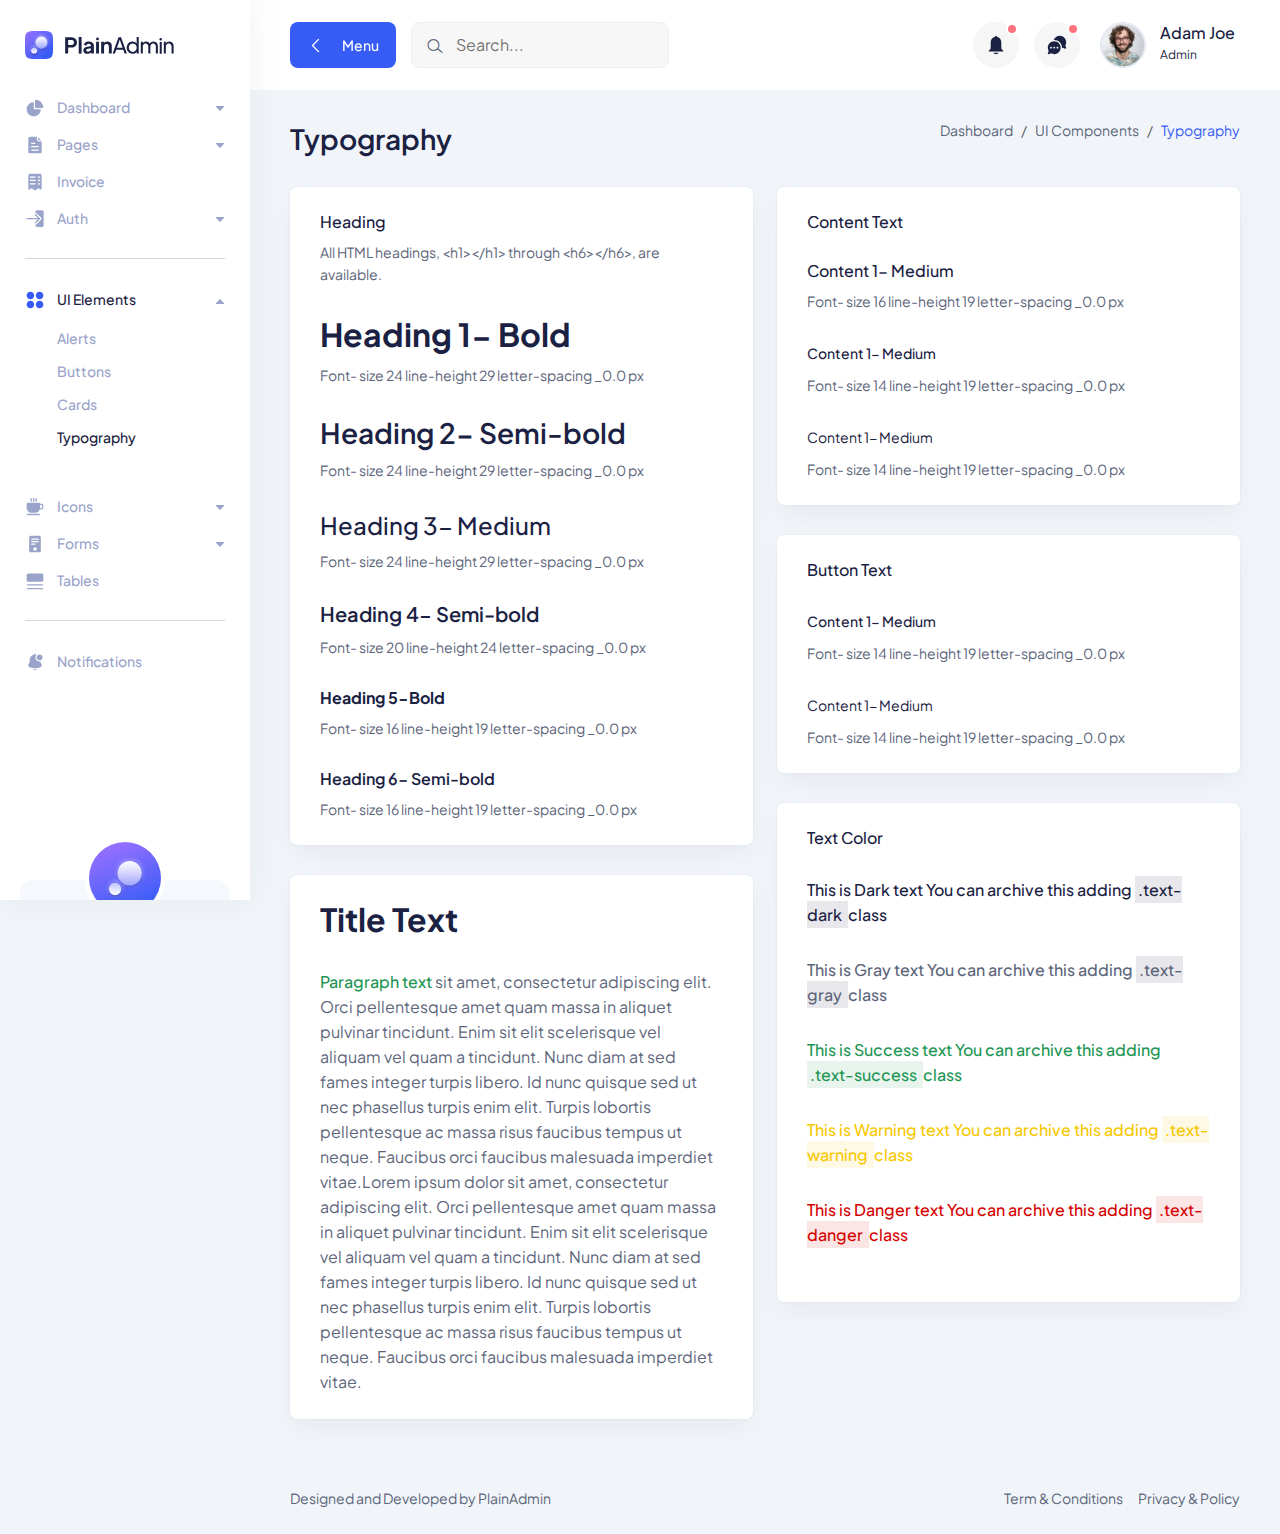
<file: admin/typography.html>
<!DOCTYPE html>
<html lang="en">
  <head>
    <meta charset="UTF-8" />
    <meta http-equiv="X-UA-Compatible" content="IE=edge" />
    <meta name="viewport" content="width=device-width, initial-scale=1.0" />
    <link rel="shortcut icon" href="assets/images/favicon.svg" type="image/x-icon" />
    <title>Typography | PlainAdmin Demo</title>

    <!-- ========== All CSS files linkup ========= -->
    <link rel="stylesheet" href="assets/css/bootstrap.min.css" />
    <link rel="stylesheet" href="assets/css/lineicons.css" />
    <link rel="stylesheet" href="assets/css/materialdesignicons.min.css" />
    <link rel="stylesheet" href="assets/css/fullcalendar.css" />
    <link rel="stylesheet" href="assets/css/main.css" />
  </head>
  <body>
    <!-- ======== Preloader =========== -->
    <div id="preloader">
      <div class="spinner"></div>
    </div>
    <!-- ======== Preloader =========== -->

    <!-- ======== sidebar-nav start =========== -->
    <aside class="sidebar-nav-wrapper">
      <div class="navbar-logo">
        <a href="index.html">
          <img src="assets/images/logo/logo.svg" alt="logo" />
        </a>
      </div>
      <nav class="sidebar-nav">
        <ul>
          <li class="nav-item nav-item-has-children">
            <a
              href="#0"
              class="collapsed"
              data-bs-toggle="collapse"
              data-bs-target="#ddmenu_1"
              aria-controls="ddmenu_1"
              aria-expanded="false"
              aria-label="Toggle navigation"
            >
              <span class="icon">
                <svg width="20" height="20" viewBox="0 0 20 20" fill="none" xmlns="http://www.w3.org/2000/svg">
                  <path
                    d="M8.74999 18.3333C12.2376 18.3333 15.1364 15.8128 15.7244 12.4941C15.8448 11.8143 15.2737 11.25 14.5833 11.25H9.99999C9.30966 11.25 8.74999 10.6903 8.74999 10V5.41666C8.74999 4.7263 8.18563 4.15512 7.50586 4.27556C4.18711 4.86357 1.66666 7.76243 1.66666 11.25C1.66666 15.162 4.83797 18.3333 8.74999 18.3333Z" />
                  <path
                    d="M17.0833 10C17.7737 10 18.3432 9.43708 18.2408 8.75433C17.7005 5.14918 14.8508 2.29947 11.2457 1.75912C10.5629 1.6568 10 2.2263 10 2.91665V9.16666C10 9.62691 10.3731 10 10.8333 10H17.0833Z" />
                </svg>
              </span>
              <span class="text">Dashboard</span>
            </a>
            <ul id="ddmenu_1" class="collapse dropdown-nav">
              <li>
                <a href="index.html"> eCommerce </a>
              </li>
            </ul>
          </li>
          <li class="nav-item nav-item-has-children">
            <a
              href="#0"
              class="collapsed"
              data-bs-toggle="collapse"
              data-bs-target="#ddmenu_2"
              aria-controls="ddmenu_2"
              aria-expanded="false"
              aria-label="Toggle navigation"
            >
              <span class="icon">
                <svg width="20" height="20" viewBox="0 0 20 20" fill="none" xmlns="http://www.w3.org/2000/svg">
                  <path
                    d="M11.8097 1.66667C11.8315 1.66667 11.8533 1.6671 11.875 1.66796V4.16667C11.875 5.43232 12.901 6.45834 14.1667 6.45834H16.6654C16.6663 6.48007 16.6667 6.50186 16.6667 6.5237V16.6667C16.6667 17.5872 15.9205 18.3333 15 18.3333H5.00001C4.07954 18.3333 3.33334 17.5872 3.33334 16.6667V3.33334C3.33334 2.41286 4.07954 1.66667 5.00001 1.66667H11.8097ZM6.66668 7.70834C6.3215 7.70834 6.04168 7.98816 6.04168 8.33334C6.04168 8.67851 6.3215 8.95834 6.66668 8.95834H10C10.3452 8.95834 10.625 8.67851 10.625 8.33334C10.625 7.98816 10.3452 7.70834 10 7.70834H6.66668ZM6.04168 11.6667C6.04168 12.0118 6.3215 12.2917 6.66668 12.2917H13.3333C13.6785 12.2917 13.9583 12.0118 13.9583 11.6667C13.9583 11.3215 13.6785 11.0417 13.3333 11.0417H6.66668C6.3215 11.0417 6.04168 11.3215 6.04168 11.6667ZM6.66668 14.375C6.3215 14.375 6.04168 14.6548 6.04168 15C6.04168 15.3452 6.3215 15.625 6.66668 15.625H13.3333C13.6785 15.625 13.9583 15.3452 13.9583 15C13.9583 14.6548 13.6785 14.375 13.3333 14.375H6.66668Z" />
                  <path
                    d="M13.125 2.29167L16.0417 5.20834H14.1667C13.5913 5.20834 13.125 4.74197 13.125 4.16667V2.29167Z" />
                </svg>
              </span>
              <span class="text">Pages</span>
            </a>
            <ul id="ddmenu_2" class="collapse dropdown-nav">
              <li>
                <a href="settings.html"> Settings </a>
              </li>
              <li>
                <a href="blank-page.html"> Blank Page </a>
              </li>
            </ul>
          </li>
          <li class="nav-item">
            <a href="invoice.html">
              <span class="icon">
                <svg width="20" height="20" viewBox="0 0 20 20" fill="none" xmlns="http://www.w3.org/2000/svg">
                  <path
                    d="M3.33334 3.35442C3.33334 2.4223 4.07954 1.66666 5.00001 1.66666H15C15.9205 1.66666 16.6667 2.4223 16.6667 3.35442V16.8565C16.6667 17.5519 15.8827 17.9489 15.3333 17.5317L13.8333 16.3924C13.537 16.1673 13.1297 16.1673 12.8333 16.3924L10.5 18.1646C10.2037 18.3896 9.79634 18.3896 9.50001 18.1646L7.16668 16.3924C6.87038 16.1673 6.46298 16.1673 6.16668 16.3924L4.66668 17.5317C4.11731 17.9489 3.33334 17.5519 3.33334 16.8565V3.35442ZM4.79168 5.04218C4.79168 5.39173 5.0715 5.6751 5.41668 5.6751H10C10.3452 5.6751 10.625 5.39173 10.625 5.04218C10.625 4.69264 10.3452 4.40927 10 4.40927H5.41668C5.0715 4.40927 4.79168 4.69264 4.79168 5.04218ZM5.41668 7.7848C5.0715 7.7848 4.79168 8.06817 4.79168 8.41774C4.79168 8.76724 5.0715 9.05066 5.41668 9.05066H10C10.3452 9.05066 10.625 8.76724 10.625 8.41774C10.625 8.06817 10.3452 7.7848 10 7.7848H5.41668ZM4.79168 11.7932C4.79168 12.1428 5.0715 12.4262 5.41668 12.4262H10C10.3452 12.4262 10.625 12.1428 10.625 11.7932C10.625 11.4437 10.3452 11.1603 10 11.1603H5.41668C5.0715 11.1603 4.79168 11.4437 4.79168 11.7932ZM13.3333 4.40927C12.9882 4.40927 12.7083 4.69264 12.7083 5.04218C12.7083 5.39173 12.9882 5.6751 13.3333 5.6751H14.5833C14.9285 5.6751 15.2083 5.39173 15.2083 5.04218C15.2083 4.69264 14.9285 4.40927 14.5833 4.40927H13.3333ZM12.7083 8.41774C12.7083 8.76724 12.9882 9.05066 13.3333 9.05066H14.5833C14.9285 9.05066 15.2083 8.76724 15.2083 8.41774C15.2083 8.06817 14.9285 7.7848 14.5833 7.7848H13.3333C12.9882 7.7848 12.7083 8.06817 12.7083 8.41774ZM13.3333 11.1603C12.9882 11.1603 12.7083 11.4437 12.7083 11.7932C12.7083 12.1428 12.9882 12.4262 13.3333 12.4262H14.5833C14.9285 12.4262 15.2083 12.1428 15.2083 11.7932C15.2083 11.4437 14.9285 11.1603 14.5833 11.1603H13.3333Z" />
                </svg>
              </span>
              <span class="text">Invoice</span>
            </a>
          </li>
          <li class="nav-item nav-item-has-children">
            <a
              href="#0"
              class="collapsed"
              data-bs-toggle="collapse"
              data-bs-target="#ddmenu_3"
              aria-controls="ddmenu_3"
              aria-expanded="false"
              aria-label="Toggle navigation"
            >
              <span class="icon">
                <svg width="20" height="20" viewBox="0 0 20 20" fill="none" xmlns="http://www.w3.org/2000/svg">
                  <path
                    d="M14.9211 10.1294C15.1652 9.88534 15.1652 9.48967 14.9211 9.24559L10.7544 5.0789C10.5103 4.83482 10.1147 4.83482 9.87057 5.0789C9.62649 5.32297 9.62649 5.71871 9.87057 5.96278L12.9702 9.06251H1.97916C1.63398 9.06251 1.35416 9.34234 1.35416 9.68751C1.35416 10.0327 1.63398 10.3125 1.97916 10.3125H12.9702L9.87057 13.4123C9.62649 13.6563 9.62649 14.052 9.87057 14.2961C10.1147 14.5402 10.5103 14.5402 10.7544 14.2961L14.9211 10.1294Z" />
                  <path
                    d="M11.6383 15.18L15.805 11.0133C16.5373 10.2811 16.5373 9.09391 15.805 8.36166L11.6383 4.195C11.2722 3.82888 10.7923 3.64582 10.3125 3.64582V3.02082C10.3125 2.10035 11.0587 1.35416 11.9792 1.35416H16.9792C17.8997 1.35416 18.6458 2.10035 18.6458 3.02082V16.3542C18.6458 17.2747 17.8997 18.0208 16.9792 18.0208H11.9792C11.0587 18.0208 10.3125 17.2747 10.3125 16.3542V15.7292C10.7923 15.7292 11.2722 15.5461 11.6383 15.18Z" />
                </svg>
              </span>
              <span class="text">Auth</span>
            </a>
            <ul id="ddmenu_3" class="collapse dropdown-nav">
              <li>
                <a href="signin.html"> Sign In </a>
              </li>
              <li>
                <a href="signup.html"> Sign Up </a>
              </li>
            </ul>
          </li>
          <span class="divider"><hr /></span>
          <li class="nav-item nav-item-has-children">
            <a
              href="#0"
              class=""
              data-bs-toggle="collapse"
              data-bs-target="#ddmenu_4"
              aria-controls="ddmenu_4"
              aria-expanded="true"
              aria-label="Toggle navigation"
            >
              <span class="icon">
                <svg width="20" height="20" viewBox="0 0 20 20" fill="none" xmlns="http://www.w3.org/2000/svg">
                  <path
                    d="M1.66666 5.41669C1.66666 3.34562 3.34559 1.66669 5.41666 1.66669C7.48772 1.66669 9.16666 3.34562 9.16666 5.41669C9.16666 7.48775 7.48772 9.16669 5.41666 9.16669C3.34559 9.16669 1.66666 7.48775 1.66666 5.41669Z" />
                  <path
                    d="M1.66666 14.5834C1.66666 12.5123 3.34559 10.8334 5.41666 10.8334C7.48772 10.8334 9.16666 12.5123 9.16666 14.5834C9.16666 16.6545 7.48772 18.3334 5.41666 18.3334C3.34559 18.3334 1.66666 16.6545 1.66666 14.5834Z" />
                  <path
                    d="M10.8333 5.41669C10.8333 3.34562 12.5123 1.66669 14.5833 1.66669C16.6544 1.66669 18.3333 3.34562 18.3333 5.41669C18.3333 7.48775 16.6544 9.16669 14.5833 9.16669C12.5123 9.16669 10.8333 7.48775 10.8333 5.41669Z" />
                  <path
                    d="M10.8333 14.5834C10.8333 12.5123 12.5123 10.8334 14.5833 10.8334C16.6544 10.8334 18.3333 12.5123 18.3333 14.5834C18.3333 16.6545 16.6544 18.3334 14.5833 18.3334C12.5123 18.3334 10.8333 16.6545 10.8333 14.5834Z" />
                </svg>
              </span>
              <span class="text">UI Elements </span>
            </a>
            <ul id="ddmenu_4" class="collapsed show dropdown-nav">
              <li>
                <a href="alerts.html"> Alerts </a>
              </li>
              <li>
                <a href="buttons.html"> Buttons </a>
              </li>
              <li>
                <a href="cards.html"> Cards </a>
              </li>
              <li>
                <a href="typography.html" class="active"> Typography </a>
              </li>
            </ul>
          </li>
          <li class="nav-item nav-item-has-children">
            <a
              href="#0"
              class="collapsed"
              data-bs-toggle="collapse"
              data-bs-target="#ddmenu_55"
              aria-controls="ddmenu_55"
              aria-expanded="false"
              aria-label="Toggle navigation"
            >
              <span class="icon">
                <svg width="20" height="20" viewBox="0 0 20 20" fill="none" xmlns="http://www.w3.org/2000/svg">
                  <path
                    d="M5.48663 1.1466C5.77383 0.955131 6.16188 1.03274 6.35335 1.31994L6.87852 2.10769C7.20508 2.59755 7.20508 3.23571 6.87852 3.72556L6.35335 4.51331C6.16188 4.80052 5.77383 4.87813 5.48663 4.68666C5.19943 4.49519 5.12182 4.10715 5.31328 3.81994L5.83845 3.03219C5.88511 2.96221 5.88511 2.87105 5.83845 2.80106L5.31328 2.01331C5.12182 1.72611 5.19943 1.33806 5.48663 1.1466Z" />
                  <path
                    d="M2.49999 5.83331C2.03976 5.83331 1.66666 6.2064 1.66666 6.66665V10.8333C1.66666 13.5948 3.90523 15.8333 6.66666 15.8333H9.99999C12.1856 15.8333 14.0436 14.431 14.7235 12.4772C14.8134 12.4922 14.9058 12.5 15 12.5H16.6667C17.5872 12.5 18.3333 11.7538 18.3333 10.8333V8.33331C18.3333 7.41284 17.5872 6.66665 16.6667 6.66665H15C15 6.2064 14.6269 5.83331 14.1667 5.83331H2.49999ZM14.9829 11.2496C14.9942 11.1123 15 10.9735 15 10.8333V7.91665H16.6667C16.8967 7.91665 17.0833 8.10319 17.0833 8.33331V10.8333C17.0833 11.0634 16.8967 11.25 16.6667 11.25H15L14.9898 11.2498L14.9829 11.2496Z" />
                  <path
                    d="M8.85332 1.31994C8.6619 1.03274 8.27383 0.955131 7.98663 1.1466C7.69943 1.33806 7.62182 1.72611 7.81328 2.01331L8.33848 2.80106C8.38507 2.87105 8.38507 2.96221 8.33848 3.03219L7.81328 3.81994C7.62182 4.10715 7.69943 4.49519 7.98663 4.68666C8.27383 4.87813 8.6619 4.80052 8.85332 4.51331L9.37848 3.72556C9.70507 3.23571 9.70507 2.59755 9.37848 2.10769L8.85332 1.31994Z" />
                  <path
                    d="M10.4867 1.1466C10.7738 0.955131 11.1619 1.03274 11.3533 1.31994L11.8785 2.10769C12.2051 2.59755 12.2051 3.23571 11.8785 3.72556L11.3533 4.51331C11.1619 4.80052 10.7738 4.87813 10.4867 4.68666C10.1994 4.49519 10.1218 4.10715 10.3133 3.81994L10.8385 3.03219C10.8851 2.96221 10.8851 2.87105 10.8385 2.80106L10.3133 2.01331C10.1218 1.72611 10.1994 1.33806 10.4867 1.1466Z" />
                  <path
                    d="M2.49999 16.6667C2.03976 16.6667 1.66666 17.0398 1.66666 17.5C1.66666 17.9602 2.03976 18.3334 2.49999 18.3334H14.1667C14.6269 18.3334 15 17.9602 15 17.5C15 17.0398 14.6269 16.6667 14.1667 16.6667H2.49999Z" />
                </svg>
              </span>
              <span class="text">Icons</span>
            </a>
            <ul id="ddmenu_55" class="collapse dropdown-nav">
              <li>
                <a href="icons.html"> LineIcons </a>
              </li>
              <li>
                <a href="mdi-icons.html"> MDI Icons </a>
              </li>
            </ul>
          </li>
          <li class="nav-item nav-item-has-children">
            <a
              href="#0"
              class="collapsed"
              data-bs-toggle="collapse"
              data-bs-target="#ddmenu_5"
              aria-controls="ddmenu_5"
              aria-expanded="false"
              aria-label="Toggle navigation"
            >
              <span class="icon">
                <svg width="20" height="20" viewBox="0 0 20 20" fill="none" xmlns="http://www.w3.org/2000/svg">
                  <path
                    d="M4.16666 3.33335C4.16666 2.41288 4.91285 1.66669 5.83332 1.66669H14.1667C15.0872 1.66669 15.8333 2.41288 15.8333 3.33335V16.6667C15.8333 17.5872 15.0872 18.3334 14.1667 18.3334H5.83332C4.91285 18.3334 4.16666 17.5872 4.16666 16.6667V3.33335ZM6.04166 5.00002C6.04166 5.3452 6.32148 5.62502 6.66666 5.62502H13.3333C13.6785 5.62502 13.9583 5.3452 13.9583 5.00002C13.9583 4.65485 13.6785 4.37502 13.3333 4.37502H6.66666C6.32148 4.37502 6.04166 4.65485 6.04166 5.00002ZM6.66666 6.87502C6.32148 6.87502 6.04166 7.15485 6.04166 7.50002C6.04166 7.8452 6.32148 8.12502 6.66666 8.12502H13.3333C13.6785 8.12502 13.9583 7.8452 13.9583 7.50002C13.9583 7.15485 13.6785 6.87502 13.3333 6.87502H6.66666ZM6.04166 10C6.04166 10.3452 6.32148 10.625 6.66666 10.625H9.99999C10.3452 10.625 10.625 10.3452 10.625 10C10.625 9.65485 10.3452 9.37502 9.99999 9.37502H6.66666C6.32148 9.37502 6.04166 9.65485 6.04166 10ZM9.99999 16.6667C10.9205 16.6667 11.6667 15.9205 11.6667 15C11.6667 14.0795 10.9205 13.3334 9.99999 13.3334C9.07949 13.3334 8.33332 14.0795 8.33332 15C8.33332 15.9205 9.07949 16.6667 9.99999 16.6667Z" />
                </svg>
              </span>
              <span class="text"> Forms </span>
            </a>
            <ul id="ddmenu_5" class="collapse dropdown-nav">
              <li>
                <a href="form-elements.html"> Form Elements </a>
              </li>
            </ul>
          </li>
          <li class="nav-item">
            <a href="tables.html">
              <span class="icon">
                <svg width="20" height="20" viewBox="0 0 20 20" fill="none" xmlns="http://www.w3.org/2000/svg">
                  <path
                    d="M1.66666 4.16667C1.66666 3.24619 2.41285 2.5 3.33332 2.5H16.6667C17.5872 2.5 18.3333 3.24619 18.3333 4.16667V9.16667C18.3333 10.0872 17.5872 10.8333 16.6667 10.8333H3.33332C2.41285 10.8333 1.66666 10.0872 1.66666 9.16667V4.16667Z" />
                  <path
                    d="M1.875 13.75C1.875 13.4048 2.15483 13.125 2.5 13.125H17.5C17.8452 13.125 18.125 13.4048 18.125 13.75C18.125 14.0952 17.8452 14.375 17.5 14.375H2.5C2.15483 14.375 1.875 14.0952 1.875 13.75Z" />
                  <path
                    d="M2.5 16.875C2.15483 16.875 1.875 17.1548 1.875 17.5C1.875 17.8452 2.15483 18.125 2.5 18.125H17.5C17.8452 18.125 18.125 17.8452 18.125 17.5C18.125 17.1548 17.8452 16.875 17.5 16.875H2.5Z" />
                </svg>
              </span>
              <span class="text">Tables</span>
            </a>
          </li>
          <span class="divider"><hr /></span>

          <li class="nav-item">
            <a href="notification.html">
              <span class="icon">
                <svg width="20" height="20" viewBox="0 0 20 20" fill="none" xmlns="http://www.w3.org/2000/svg">
                  <path
                    d="M10.8333 2.50008C10.8333 2.03984 10.4602 1.66675 9.99999 1.66675C9.53975 1.66675 9.16666 2.03984 9.16666 2.50008C9.16666 2.96032 9.53975 3.33341 9.99999 3.33341C10.4602 3.33341 10.8333 2.96032 10.8333 2.50008Z" />
                  <path
                    d="M17.5 5.41673C17.5 7.02756 16.1942 8.33339 14.5833 8.33339C12.9725 8.33339 11.6667 7.02756 11.6667 5.41673C11.6667 3.80589 12.9725 2.50006 14.5833 2.50006C16.1942 2.50006 17.5 3.80589 17.5 5.41673Z" />
                  <path
                    d="M11.4272 2.69637C10.9734 2.56848 10.4947 2.50006 10 2.50006C7.10054 2.50006 4.75003 4.85057 4.75003 7.75006V9.20873C4.75003 9.72814 4.62082 10.2393 4.37404 10.6963L3.36705 12.5611C2.89938 13.4272 3.26806 14.5081 4.16749 14.9078C7.88074 16.5581 12.1193 16.5581 15.8326 14.9078C16.732 14.5081 17.1007 13.4272 16.633 12.5611L15.626 10.6963C15.43 10.3333 15.3081 9.93606 15.2663 9.52773C15.0441 9.56431 14.8159 9.58339 14.5833 9.58339C12.2822 9.58339 10.4167 7.71791 10.4167 5.41673C10.4167 4.37705 10.7975 3.42631 11.4272 2.69637Z" />
                  <path
                    d="M7.48901 17.1925C8.10004 17.8918 8.99841 18.3335 10 18.3335C11.0016 18.3335 11.9 17.8918 12.511 17.1925C10.8482 17.4634 9.15183 17.4634 7.48901 17.1925Z" />
                </svg>
              </span>
              <span class="text">Notifications</span>
            </a>
          </li>
        </ul>
      </nav>
      <div class="promo-box">
        <div class="promo-icon">
          <img class="mx-auto" src="./assets/images/logo/logo-icon-big.svg" alt="Logo">
        </div>
        <h3>Upgrade to PRO</h3>
        <p>Improve your development process and start doing more with PlainAdmin PRO!</p>
        <a href="https://plainadmin.com/pro" target="_blank" rel="nofollow" class="main-btn primary-btn btn-hover">
          Upgrade to PRO
        </a>
      </div>
    </aside>
    <div class="overlay"></div>
    <!-- ======== sidebar-nav end =========== -->

    <!-- ======== main-wrapper start =========== -->
    <main class="main-wrapper">
      <!-- ========== header start ========== -->
      <header class="header">
        <div class="container-fluid">
          <div class="row">
            <div class="col-lg-5 col-md-5 col-6">
              <div class="header-left d-flex align-items-center">
                <div class="menu-toggle-btn mr-15">
                  <button id="menu-toggle" class="main-btn primary-btn btn-hover">
                    <i class="lni lni-chevron-left me-2"></i> Menu
                  </button>
                </div>
                <div class="header-search d-none d-md-flex">
                  <form action="#">
                    <input type="text" placeholder="Search..." />
                    <button><i class="lni lni-search-alt"></i></button>
                  </form>
                </div>
              </div>
            </div>
            <div class="col-lg-7 col-md-7 col-6">
              <div class="header-right">
                <!-- notification start -->
                <div class="notification-box ml-15 d-none d-md-flex">
                  <button class="dropdown-toggle" type="button" id="notification" data-bs-toggle="dropdown"
                    aria-expanded="false">
                    <svg width="22" height="22" viewBox="0 0 22 22" fill="none" xmlns="http://www.w3.org/2000/svg">
                      <path
                        d="M11 20.1667C9.88317 20.1667 8.88718 19.63 8.23901 18.7917H13.761C13.113 19.63 12.1169 20.1667 11 20.1667Z"
                        fill="" />
                      <path
                        d="M10.1157 2.74999C10.1157 2.24374 10.5117 1.83333 11 1.83333C11.4883 1.83333 11.8842 2.24374 11.8842 2.74999V2.82604C14.3932 3.26245 16.3051 5.52474 16.3051 8.24999V14.287C16.3051 14.5301 16.3982 14.7633 16.564 14.9352L18.2029 16.6342C18.4814 16.9229 18.2842 17.4167 17.8903 17.4167H4.10961C3.71574 17.4167 3.5185 16.9229 3.797 16.6342L5.43589 14.9352C5.6017 14.7633 5.69485 14.5301 5.69485 14.287V8.24999C5.69485 5.52474 7.60672 3.26245 10.1157 2.82604V2.74999Z"
                        fill="" />
                    </svg>
                    <span></span>
                  </button>
                  <ul class="dropdown-menu dropdown-menu-end" aria-labelledby="notification">
                    <li>
                      <a href="#0">
                        <div class="image">
                          <img src="assets/images/lead/lead-6.png" alt="" />
                        </div>
                        <div class="content">
                          <h6>
                            John Doe
                            <span class="text-regular">
                              comment on a product.
                            </span>
                          </h6>
                          <p>
                            Lorem ipsum dolor sit amet, consect etur adipiscing
                            elit Vivamus tortor.
                          </p>
                          <span>10 mins ago</span>
                        </div>
                      </a>
                    </li>
                    <li>
                      <a href="#0">
                        <div class="image">
                          <img src="assets/images/lead/lead-1.png" alt="" />
                        </div>
                        <div class="content">
                          <h6>
                            Jonathon
                            <span class="text-regular">
                              like on a product.
                            </span>
                          </h6>
                          <p>
                            Lorem ipsum dolor sit amet, consect etur adipiscing
                            elit Vivamus tortor.
                          </p>
                          <span>10 mins ago</span>
                        </div>
                      </a>
                    </li>
                  </ul>
                </div>
                <!-- notification end -->
                <!-- message start -->
                <div class="header-message-box ml-15 d-none d-md-flex">
                  <button class="dropdown-toggle" type="button" id="message" data-bs-toggle="dropdown"
                    aria-expanded="false">
                    <svg width="22" height="22" viewBox="0 0 22 22" fill="none" xmlns="http://www.w3.org/2000/svg">
                      <path
                        d="M7.74866 5.97421C7.91444 5.96367 8.08162 5.95833 8.25005 5.95833C12.5532 5.95833 16.0417 9.4468 16.0417 13.75C16.0417 13.9184 16.0364 14.0856 16.0259 14.2514C16.3246 14.138 16.6127 14.003 16.8883 13.8482L19.2306 14.629C19.7858 14.8141 20.3141 14.2858 20.129 13.7306L19.3482 11.3882C19.8694 10.4604 20.1667 9.38996 20.1667 8.25C20.1667 4.70617 17.2939 1.83333 13.75 1.83333C11.0077 1.83333 8.66702 3.55376 7.74866 5.97421Z"
                        fill="" />
                      <path
                        d="M14.6667 13.75C14.6667 17.2938 11.7939 20.1667 8.25004 20.1667C7.11011 20.1667 6.03962 19.8694 5.11182 19.3482L2.76946 20.129C2.21421 20.3141 1.68597 19.7858 1.87105 19.2306L2.65184 16.8882C2.13062 15.9604 1.83338 14.89 1.83338 13.75C1.83338 10.2062 4.70622 7.33333 8.25004 7.33333C11.7939 7.33333 14.6667 10.2062 14.6667 13.75ZM5.95838 13.75C5.95838 13.2437 5.54797 12.8333 5.04171 12.8333C4.53545 12.8333 4.12504 13.2437 4.12504 13.75C4.12504 14.2563 4.53545 14.6667 5.04171 14.6667C5.54797 14.6667 5.95838 14.2563 5.95838 13.75ZM9.16671 13.75C9.16671 13.2437 8.7563 12.8333 8.25004 12.8333C7.74379 12.8333 7.33338 13.2437 7.33338 13.75C7.33338 14.2563 7.74379 14.6667 8.25004 14.6667C8.7563 14.6667 9.16671 14.2563 9.16671 13.75ZM11.4584 14.6667C11.9647 14.6667 12.375 14.2563 12.375 13.75C12.375 13.2437 11.9647 12.8333 11.4584 12.8333C10.9521 12.8333 10.5417 13.2437 10.5417 13.75C10.5417 14.2563 10.9521 14.6667 11.4584 14.6667Z"
                        fill="" />
                    </svg>
                    <span></span>
                  </button>
                  <ul class="dropdown-menu dropdown-menu-end" aria-labelledby="message">
                    <li>
                      <a href="#0">
                        <div class="image">
                          <img src="assets/images/lead/lead-5.png" alt="" />
                        </div>
                        <div class="content">
                          <h6>Jacob Jones</h6>
                          <p>Hey!I can across your profile and ...</p>
                          <span>10 mins ago</span>
                        </div>
                      </a>
                    </li>
                    <li>
                      <a href="#0">
                        <div class="image">
                          <img src="assets/images/lead/lead-3.png" alt="" />
                        </div>
                        <div class="content">
                          <h6>John Doe</h6>
                          <p>Would you mind please checking out</p>
                          <span>12 mins ago</span>
                        </div>
                      </a>
                    </li>
                    <li>
                      <a href="#0">
                        <div class="image">
                          <img src="assets/images/lead/lead-2.png" alt="" />
                        </div>
                        <div class="content">
                          <h6>Anee Lee</h6>
                          <p>Hey! are you available for freelance?</p>
                          <span>1h ago</span>
                        </div>
                      </a>
                    </li>
                  </ul>
                </div>
                <!-- message end -->
                <!-- profile start -->
                <div class="profile-box ml-15">
                  <button class="dropdown-toggle bg-transparent border-0" type="button" id="profile"
                    data-bs-toggle="dropdown" aria-expanded="false">
                    <div class="profile-info">
                      <div class="info">
                        <div class="image">
                          <img src="assets/images/profile/profile-image.png" alt="" />
                        </div>
                        <div>
                          <h6 class="fw-500">Adam Joe</h6>
                          <p>Admin</p>
                        </div>
                      </div>
                    </div>
                  </button>
                  <ul class="dropdown-menu dropdown-menu-end" aria-labelledby="profile">
                    <li>
                      <div class="author-info flex items-center !p-1">
                        <div class="image">
                          <img src="assets/images/profile/profile-image.png" alt="image">
                        </div>
                        <div class="content">
                          <h4 class="text-sm">Adam Joe</h4>
                          <a class="text-black/40 dark:text-white/40 hover:text-black dark:hover:text-white text-xs"
                            href="#">Email@gmail.com</a>
                        </div>
                      </div>
                    </li>
                    <li class="divider"></li>
                    <li>
                      <a href="#0">
                        <i class="lni lni-user"></i> View Profile
                      </a>
                    </li>
                    <li>
                      <a href="#0">
                        <i class="lni lni-alarm"></i> Notifications
                      </a>
                    </li>
                    <li>
                      <a href="#0"> <i class="lni lni-inbox"></i> Messages </a>
                    </li>
                    <li>
                      <a href="#0"> <i class="lni lni-cog"></i> Settings </a>
                    </li>
                    <li class="divider"></li>
                    <li>
                      <a href="#0"> <i class="lni lni-exit"></i> Sign Out </a>
                    </li>
                  </ul>
                </div>
                <!-- profile end -->
              </div>
            </div>
          </div>
        </div>
      </header>
      <!-- ========== header end ========== -->

      <!-- typography start -->
      <section class="section">
        <div class="container-fluid">
          <!-- ========== title-wrapper start ========== -->
          <div class="title-wrapper pt-30">
            <div class="row align-items-center">
              <div class="col-md-6">
                <div class="title">
                  <h2>Typography</h2>
                </div>
              </div>
              <!-- end col -->
              <div class="col-md-6">
                <div class="breadcrumb-wrapper">
                  <nav aria-label="breadcrumb">
                    <ol class="breadcrumb">
                      <li class="breadcrumb-item">
                        <a href="#0">Dashboard</a>
                      </li>
                      <li class="breadcrumb-item">
                        <a href="#0">UI Components</a>
                      </li>
                      <li class="breadcrumb-item active" aria-current="page">
                        Typography
                      </li>
                    </ol>
                  </nav>
                </div>
              </div>
              <!-- end col -->
            </div>
            <!-- end row -->
          </div>
          <!-- ========== title-wrapper end ========== -->

          <!-- ========== typography-cards start ========== -->
          <div class="row">
            <div class="col-lg-6">
              <div class="card-style mb-30">
                <h5 class="text-medium mb-10">Heading</h5>
                <p class="text-sm mb-30">
                  All HTML headings, &lt;h1>&lt;/h1> through &lt;h6>&lt;/h6>,
                  are available.
                </p>
                <div class="heading-one mb-30">
                  <h1 class="mb-10">Heading 1- Bold</h1>
                  <p class="text-sm">
                    Font- size 24 line-height 29 letter-spacing _0.0 px
                  </p>
                </div>
                <div class="heading-two mb-30">
                  <h2 class="mb-10">Heading 2- Semi-bold</h2>
                  <p class="text-sm">
                    Font- size 24 line-height 29 letter-spacing _0.0 px
                  </p>
                </div>
                <div class="heading-three mb-30">
                  <h3 class="mb-10">Heading 3- Medium</h3>
                  <p class="text-sm">
                    Font- size 24 line-height 29 letter-spacing _0.0 px
                  </p>
                </div>
                <div class="heading-four mb-30">
                  <h4 class="mb-10">Heading 4- Semi-bold</h4>
                  <p class="text-sm">
                    Font- size 20 line-height 24 letter-spacing _0.0 px
                  </p>
                </div>
                <div class="heading-five mb-30">
                  <h5 class="mb-10">Heading 5-Bold</h5>
                  <p class="text-sm">
                    Font- size 16 line-height 19 letter-spacing _0.0 px
                  </p>
                </div>
                <div class="heading-six">
                  <h6 class="mb-10">Heading 6- Semi-bold</h6>
                  <p class="text-sm">
                    Font- size 16 line-height 19 letter-spacing _0.0 px
                  </p>
                </div>
              </div>
              <!-- end card -->
              <div class="card-style mb-30">
                <h1 class="mb-30">Title Text</h1>
                <p>
                  <span class="text-success text-medium"> Paragraph text</span>
                  sit amet, consectetur adipiscing elit. Orci pellentesque amet
                  quam massa in aliquet pulvinar tincidunt. Enim sit elit
                  scelerisque vel aliquam vel quam a tincidunt. Nunc diam at sed
                  fames integer turpis libero. Id nunc quisque sed ut nec
                  phasellus turpis enim elit. Turpis lobortis pellentesque ac
                  massa risus faucibus tempus ut neque. Faucibus orci faucibus
                  malesuada imperdiet vitae.Lorem ipsum dolor sit amet,
                  consectetur adipiscing elit. Orci pellentesque amet quam massa
                  in aliquet pulvinar tincidunt. Enim sit elit scelerisque vel
                  aliquam vel quam a tincidunt. Nunc diam at sed fames integer
                  turpis libero. Id nunc quisque sed ut nec phasellus turpis
                  enim elit. Turpis lobortis pellentesque ac massa risus
                  faucibus tempus ut neque. Faucibus orci faucibus malesuada
                  imperdiet vitae.
                </p>
              </div>
              <!-- end card -->
            </div>
            <!-- end col -->
            <div class="col-lg-6">
              <div class="card-style mb-30">
                <h5 class="mb-30 text-medium">Content Text</h5>
                <div class="mb-30">
                  <h5 class="text-medium mb-10">Content 1- Medium</h5>
                  <p class="text-sm">
                    Font- size 16 line-height 19 letter-spacing _0.0 px
                  </p>
                </div>
                <div class="mb-30">
                  <h5 class="text-sm text-medium mb-10">Content 1- Medium</h5>
                  <p class="text-sm">
                    Font- size 14 line-height 19 letter-spacing _0.0 px
                  </p>
                </div>
                <div>
                  <h5 class="text-sm text-regular mb-10">Content 1- Medium</h5>
                  <p class="text-sm">
                    Font- size 14 line-height 19 letter-spacing _0.0 px
                  </p>
                </div>
              </div>
              <!-- end card -->
              <div class="card-style mb-30">
                <h5 class="mb-30 text-medium">Button Text</h5>
                <div class="mb-30">
                  <h5 class="text-sm text-medium mb-10">Content 1- Medium</h5>
                  <p class="text-sm">
                    Font- size 14 line-height 19 letter-spacing _0.0 px
                  </p>
                </div>
                <div>
                  <h5 class="text-sm text-regular mb-10">Content 1- Medium</h5>
                  <p class="text-sm">
                    Font- size 14 line-height 19 letter-spacing _0.0 px
                  </p>
                </div>
              </div>
              <!-- end card -->
              <div class="card-style mb-30">
                <h5 class="mb-30 text-medium">Text Color</h5>
                <p class="text-medium text-dark mb-30">
                  This is Dark text You can archive this adding
                  <mark class="text-dark bg-dark-100"> .text-dark </mark> class
                </p>
                <p class="text-medium text-gray mb-30">
                  This is Gray text You can archive this adding
                  <mark class="text-gray bg-dark-100"> .text-gray </mark> class
                </p>
                <p class="text-medium text-success mb-30">
                  This is Success text You can archive this adding
                  <mark class="text-success bg-success-100">
                    .text-success
                  </mark>
                  class
                </p>
                <p class="text-medium text-warning mb-30">
                  This is Warning text You can archive this adding
                  <mark class="text-warning bg-warning-100">
                    .text-warning
                  </mark>
                  class
                </p>
                <p class="text-medium text-danger mb-30">
                  This is Danger text You can archive this adding
                  <mark class="text-danger bg-danger-100"> .text-danger </mark>
                  class
                </p>
              </div>
              <!-- end card -->
            </div>
            <!-- end col -->
          </div>
          <!-- end row -->
          <!-- ========== typography-cards end ============ -->
        </div>
        <!-- end container -->
      </section>
      <!-- typography end -->

      <!-- ========== footer start =========== -->
      <footer class="footer">
        <div class="container-fluid">
          <div class="row">
            <div class="col-md-6 order-last order-md-first">
              <div class="copyright text-center text-md-start">
                <p class="text-sm">
                  Designed and Developed by
                  <a href="https://plainadmin.com" rel="nofollow" target="_blank">
                    PlainAdmin
                  </a>
                </p>
              </div>
            </div>
            <!-- end col-->
            <div class="col-md-6">
              <div class="terms d-flex justify-content-center justify-content-md-end">
                <a href="#0" class="text-sm">Term & Conditions</a>
                <a href="#0" class="text-sm ml-15">Privacy & Policy</a>
              </div>
            </div>
          </div>
          <!-- end row -->
        </div>
        <!-- end container -->
      </footer>
      <!-- ========== footer end =========== -->
    </main>
    <!-- ======== main-wrapper end =========== -->

    <!-- ========= All Javascript files linkup ======== -->
    <script src="assets/js/bootstrap.bundle.min.js"></script>
    <script src="assets/js/Chart.min.js"></script>
    <script src="assets/js/dynamic-pie-chart.js"></script>
    <script src="assets/js/moment.min.js"></script>
    <script src="assets/js/fullcalendar.js"></script>
    <script src="assets/js/jvectormap.min.js"></script>
    <script src="assets/js/world-merc.js"></script>
    <script src="assets/js/polyfill.js"></script>
    <script src="assets/js/main.js"></script>
  </body>
</html>
</file>
<file: admin/assets/css/fullcalendar.css>
.fc-icon,.fc-unselectable{-moz-user-select:none;-ms-user-select:none}.fc .fc-button,.fc-icon{text-transform:none;font-weight:400}.fc-not-allowed,.fc-not-allowed .fc-event{cursor:not-allowed}.fc .fc-button:not(:disabled),.fc a[data-navlink],.fc-event.fc-event-draggable,.fc-event[href]{cursor:pointer}.fc-unselectable{-webkit-user-select:none;user-select:none;-webkit-touch-callout:none;-webkit-tap-highlight-color:transparent}.fc{display:flex;flex-direction:column;font-size:1em}.fc .fc-button,.fc-icon{display:inline-block;text-align:center}.fc,.fc *,.fc :after,.fc :before{box-sizing:border-box}.fc table{border-collapse:collapse;border-spacing:0;font-size:1em}.fc th{text-align:center}.fc td,.fc th{vertical-align:top;padding:0}.fc .fc-button,.fc .fc-button .fc-icon,.fc .fc-button-group,.fc .fc-timegrid-slot-label{vertical-align:middle}.fc a[data-navlink]:hover{text-decoration:underline}.fc .fc-button:hover,.fc .fc-list-event-title a,a.fc-event,a.fc-event:hover{text-decoration:none}.fc-direction-ltr{direction:ltr;text-align:left}.fc-direction-rtl{direction:rtl;text-align:right}.fc-theme-standard td,.fc-theme-standard th{border:1px solid #ddd;border:1px solid var(--fc-border-color,#ddd)}.fc-liquid-hack td,.fc-liquid-hack th{position:relative}@font-face{font-family:fcicons;src:url("[data-uri]") format('truetype');font-weight:400;font-style:normal}.fc-icon{width:1em;height:1em;-webkit-user-select:none;user-select:none;font-family:fcicons!important;speak:none;font-style:normal;font-variant:normal;line-height:1;-webkit-font-smoothing:antialiased;-moz-osx-font-smoothing:grayscale}.fc-icon-chevron-left:before{content:"\e900"}.fc-icon-chevron-right:before{content:"\e901"}.fc-icon-chevrons-left:before{content:"\e902"}.fc-icon-chevrons-right:before{content:"\e903"}.fc-icon-minus-square:before{content:"\e904"}.fc-icon-plus-square:before{content:"\e905"}.fc-icon-x:before{content:"\e906"}.fc .fc-button{overflow:visible;text-transform:none;margin:0;font-family:inherit}.fc .fc-button::-moz-focus-inner{padding:0;border-style:none}.fc .fc-button{-webkit-appearance:button;-webkit-user-select:none;-moz-user-select:none;-ms-user-select:none;user-select:none;background-color:transparent;border:1px solid transparent;padding:.4em .65em;font-size:1em;line-height:1.5;border-radius:.25em}.fc .fc-button:focus{outline:0;box-shadow:0 0 0 .2rem rgba(44,62,80,.25)}.fc .fc-button-primary:focus,.fc .fc-button-primary:not(:disabled).fc-button-active:focus,.fc .fc-button-primary:not(:disabled):active:focus{box-shadow:0 0 0 .2rem rgba(76,91,106,.5)}.fc .fc-button:disabled{opacity:.65}.fc .fc-button-primary{color:#fff;color:var(--fc-button-text-color,#fff);background-color:#2C3E50;background-color:var(--fc-button-bg-color,#2C3E50);border-color:#2C3E50;border-color:var(--fc-button-border-color,#2C3E50)}.fc .fc-button-primary:hover{color:#fff;color:var(--fc-button-text-color,#fff);background-color:#1e2b37;background-color:var(--fc-button-hover-bg-color,#1e2b37);border-color:#1a252f;border-color:var(--fc-button-hover-border-color,#1a252f)}.fc .fc-button-primary:disabled{color:#fff;color:var(--fc-button-text-color,#fff);background-color:#2C3E50;background-color:var(--fc-button-bg-color,#2C3E50);border-color:#2C3E50;border-color:var(--fc-button-border-color,#2C3E50)}.fc .fc-button-primary:not(:disabled).fc-button-active,.fc .fc-button-primary:not(:disabled):active{color:#fff;color:var(--fc-button-text-color,#fff);background-color:#1a252f;background-color:var(--fc-button-active-bg-color,#1a252f);border-color:#151e27;border-color:var(--fc-button-active-border-color,#151e27)}.fc .fc-button .fc-icon{font-size:1.5em}.fc .fc-button-group{position:relative;display:inline-flex}.fc .fc-button-group>.fc-button{position:relative;flex:1 1 auto}.fc .fc-button-group>.fc-button.fc-button-active,.fc .fc-button-group>.fc-button:active,.fc .fc-button-group>.fc-button:focus,.fc .fc-button-group>.fc-button:hover{z-index:1}.fc-direction-ltr .fc-button-group>.fc-button:not(:first-child){margin-left:-1px;border-top-left-radius:0;border-bottom-left-radius:0}.fc-direction-ltr .fc-button-group>.fc-button:not(:last-child){border-top-right-radius:0;border-bottom-right-radius:0}.fc-direction-rtl .fc-button-group>.fc-button:not(:first-child){margin-right:-1px;border-top-right-radius:0;border-bottom-right-radius:0}.fc-direction-rtl .fc-button-group>.fc-button:not(:last-child){border-top-left-radius:0;border-bottom-left-radius:0}.fc .fc-toolbar{display:flex;justify-content:space-between;align-items:center}.fc .fc-toolbar.fc-header-toolbar{margin-bottom:1.5em}.fc .fc-toolbar.fc-footer-toolbar{margin-top:1.5em}.fc .fc-toolbar-title{font-size:1.75em;margin:0}.fc-direction-ltr .fc-toolbar>*>:not(:first-child){margin-left:.75em}.fc-direction-rtl .fc-toolbar>*>:not(:first-child){margin-right:.75em}.fc-direction-rtl .fc-toolbar-ltr{flex-direction:row-reverse}.fc .fc-scroller{-webkit-overflow-scrolling:touch;position:relative}.fc .fc-scroller-liquid{height:100%}.fc .fc-scroller-liquid-absolute{position:absolute;top:0;right:0;left:0;bottom:0}.fc .fc-scroller-harness{position:relative;overflow:hidden;direction:ltr}.fc .fc-scroller-harness-liquid{height:100%}.fc-direction-rtl .fc-scroller-harness>.fc-scroller{direction:rtl}.fc-theme-standard .fc-scrollgrid{border:1px solid #ddd;border:1px solid var(--fc-border-color,#ddd)}.fc .fc-scrollgrid,.fc .fc-scrollgrid-section-footer>*,.fc .fc-scrollgrid-section-header>*{border-bottom-width:0}.fc .fc-scrollgrid,.fc .fc-scrollgrid table{width:100%;table-layout:fixed}.fc .fc-scrollgrid table{border-top-style:hidden;border-left-style:hidden;border-right-style:hidden}.fc .fc-scrollgrid{border-collapse:separate;border-right-width:0}.fc .fc-scrollgrid-liquid{height:100%}.fc .fc-scrollgrid-section,.fc .fc-scrollgrid-section table,.fc .fc-scrollgrid-section>td{height:1px}.fc .fc-scrollgrid-section-liquid>td{height:100%}.fc .fc-scrollgrid-section>*{border-top-width:0;border-left-width:0}.fc .fc-scrollgrid-section-body table,.fc .fc-scrollgrid-section-footer table{border-bottom-style:hidden}.fc .fc-scrollgrid-section-sticky>*{background:var(--fc-page-bg-color,#fff);position:sticky;z-index:3}.fc .fc-scrollgrid-section-header.fc-scrollgrid-section-sticky>*{top:0}.fc .fc-scrollgrid-section-footer.fc-scrollgrid-section-sticky>*{bottom:0}.fc .fc-scrollgrid-sticky-shim{height:1px;margin-bottom:-1px}.fc-sticky{position:sticky}.fc .fc-view-harness{flex-grow:1;position:relative}.fc .fc-bg-event,.fc .fc-highlight,.fc .fc-non-business,.fc .fc-view-harness-active>.fc-view{position:absolute;top:0;left:0;right:0;bottom:0}.fc .fc-col-header-cell-cushion{display:inline-block;padding:2px 4px}.fc .fc-non-business{background:rgba(215,215,215,.3);background:var(--fc-non-business-color,rgba(215,215,215,.3))}.fc .fc-bg-event{background:var(--fc-bg-event-color,#8fdf82);opacity:.3;opacity:var(--fc-bg-event-opacity,.3)}.fc .fc-bg-event .fc-event-title{margin:.5em;font-size:.85em;font-size:var(--fc-small-font-size,.85em);font-style:italic}.fc .fc-highlight{background:rgba(188,232,241,.3);background:var(--fc-highlight-color,rgba(188,232,241,.3))}.fc .fc-cell-shaded,.fc .fc-day-disabled{background:rgba(208,208,208,.3);background:var(--fc-neutral-bg-color,rgba(208,208,208,.3))}.fc-event .fc-event-main{position:relative;z-index:2}.fc-event-dragging:not(.fc-event-selected){opacity:.75}.fc-event-dragging.fc-event-selected{box-shadow:0 2px 7px rgba(0,0,0,.3)}.fc-event .fc-event-resizer{display:none;position:absolute;z-index:4}.fc-event-selected .fc-event-resizer,.fc-event:hover .fc-event-resizer,.fc-h-event,.fc-v-event{display:block}.fc-event-selected .fc-event-resizer{border-radius:4px;border-radius:calc(var(--fc-event-resizer-dot-total-width,8px)/ 2);border-width:1px;border-width:var(--fc-event-resizer-dot-border-width,1px);width:8px;width:var(--fc-event-resizer-dot-total-width,8px);height:8px;height:var(--fc-event-resizer-dot-total-width,8px);border-style:solid;border-color:inherit;background:var(--fc-page-bg-color,#fff)}.fc-event-selected .fc-event-resizer:before{content:'';position:absolute;top:-20px;left:-20px;right:-20px;bottom:-20px}.fc-event-selected,.fc-event:focus{box-shadow:0 2px 5px rgba(0,0,0,.2)}.fc-event-selected:before,.fc-event:focus:before{content:"";position:absolute;z-index:3;top:0;left:0;right:0;bottom:0}.fc-event-selected:after,.fc-event:focus:after{content:"";background:rgba(0,0,0,.25);background:var(--fc-event-selected-overlay-color,rgba(0,0,0,.25));position:absolute;z-index:1;top:-1px;left:-1px;right:-1px;bottom:-1px}.fc-h-event{border:1px solid #3788d8;border:1px solid var(--fc-event-border-color,#3788d8);background-color:#3788d8;background-color:var(--fc-event-bg-color,#3788d8)}.fc-h-event .fc-event-main{color:#fff;color:var(--fc-event-text-color,#fff)}.fc-h-event .fc-event-main-frame{display:flex}.fc-h-event .fc-event-time{max-width:100%;overflow:hidden}.fc-h-event .fc-event-title-container{flex-grow:1;flex-shrink:1;min-width:0}.fc-h-event .fc-event-title{display:inline-block;vertical-align:top;left:0;right:0;max-width:100%;overflow:hidden}.fc-h-event.fc-event-selected:before{top:-10px;bottom:-10px}.fc-direction-ltr .fc-daygrid-block-event:not(.fc-event-start),.fc-direction-rtl .fc-daygrid-block-event:not(.fc-event-end){border-top-left-radius:0;border-bottom-left-radius:0;border-left-width:0}.fc-direction-ltr .fc-daygrid-block-event:not(.fc-event-end),.fc-direction-rtl .fc-daygrid-block-event:not(.fc-event-start){border-top-right-radius:0;border-bottom-right-radius:0;border-right-width:0}.fc-h-event:not(.fc-event-selected) .fc-event-resizer{top:0;bottom:0;width:8px;width:var(--fc-event-resizer-thickness,8px)}.fc-direction-ltr .fc-h-event:not(.fc-event-selected) .fc-event-resizer-start,.fc-direction-rtl .fc-h-event:not(.fc-event-selected) .fc-event-resizer-end{cursor:w-resize;left:-4px;left:calc(-.5 * var(--fc-event-resizer-thickness,8px))}.fc-direction-ltr .fc-h-event:not(.fc-event-selected) .fc-event-resizer-end,.fc-direction-rtl .fc-h-event:not(.fc-event-selected) .fc-event-resizer-start{cursor:e-resize;right:-4px;right:calc(-.5 * var(--fc-event-resizer-thickness,8px))}.fc-h-event.fc-event-selected .fc-event-resizer{top:50%;margin-top:-4px;margin-top:calc(-.5 * var(--fc-event-resizer-dot-total-width,8px))}.fc-direction-ltr .fc-h-event.fc-event-selected .fc-event-resizer-start,.fc-direction-rtl .fc-h-event.fc-event-selected .fc-event-resizer-end{left:-4px;left:calc(-.5 * var(--fc-event-resizer-dot-total-width,8px))}.fc-direction-ltr .fc-h-event.fc-event-selected .fc-event-resizer-end,.fc-direction-rtl .fc-h-event.fc-event-selected .fc-event-resizer-start{right:-4px;right:calc(-.5 * var(--fc-event-resizer-dot-total-width,8px))}.fc .fc-popover{position:absolute;z-index:9999;box-shadow:0 2px 6px rgba(0,0,0,.15)}.fc .fc-popover-header{display:flex;flex-direction:row;justify-content:space-between;align-items:center;padding:3px 4px}.fc .fc-popover-title{margin:0 2px}.fc .fc-popover-close{cursor:pointer;opacity:.65;font-size:1.1em}.fc-theme-standard .fc-popover{border:1px solid #ddd;border:1px solid var(--fc-border-color,#ddd);background:var(--fc-page-bg-color,#fff)}.fc-theme-standard .fc-popover-header{background:rgba(208,208,208,.3);background:var(--fc-neutral-bg-color,rgba(208,208,208,.3))}:root{--fc-daygrid-event-dot-width:8px;--fc-list-event-dot-width:10px;--fc-list-event-hover-bg-color:#f5f5f5}.fc-daygrid-day-events:after,.fc-daygrid-day-events:before,.fc-daygrid-day-frame:after,.fc-daygrid-day-frame:before,.fc-daygrid-event-harness:after,.fc-daygrid-event-harness:before{content:"";clear:both;display:table}.fc .fc-daygrid-body{position:relative;z-index:1}.fc .fc-daygrid-day.fc-day-today{background-color:rgba(255,220,40,.15);background-color:var(--fc-today-bg-color,rgba(255,220,40,.15))}.fc .fc-daygrid-day-frame{position:relative;min-height:100%}.fc .fc-daygrid-day-top{display:flex;flex-direction:row-reverse}.fc .fc-day-other .fc-daygrid-day-top{opacity:.3}.fc .fc-daygrid-day-number{position:relative;z-index:4;padding:4px}.fc .fc-daygrid-day-events{margin-top:1px}.fc .fc-daygrid-body-balanced .fc-daygrid-day-events{position:absolute;left:0;right:0}.fc .fc-daygrid-body-unbalanced .fc-daygrid-day-events{position:relative;min-height:2em}.fc .fc-daygrid-body-natural .fc-daygrid-day-events{margin-bottom:1em}.fc .fc-daygrid-event-harness{position:relative}.fc .fc-daygrid-event-harness-abs{position:absolute;top:0;left:0;right:0}.fc .fc-daygrid-bg-harness{position:absolute;top:0;bottom:0}.fc .fc-daygrid-day-bg .fc-non-business{z-index:1}.fc .fc-daygrid-day-bg .fc-bg-event{z-index:2}.fc .fc-daygrid-day-bg .fc-highlight{z-index:3}.fc .fc-daygrid-event{z-index:6;margin-top:1px}.fc .fc-daygrid-event.fc-event-mirror{z-index:7}.fc .fc-daygrid-day-bottom{font-size:.85em;padding:2px 3px 0}.fc .fc-daygrid-day-bottom:before{content:"";clear:both;display:table}.fc .fc-daygrid-more-link{position:relative;z-index:4;cursor:pointer}.fc .fc-daygrid-week-number{position:absolute;z-index:5;top:0;padding:2px;min-width:1.5em;text-align:center;background-color:rgba(208,208,208,.3);background-color:var(--fc-neutral-bg-color,rgba(208,208,208,.3));color:grey;color:var(--fc-neutral-text-color,grey)}.fc .fc-more-popover .fc-popover-body{min-width:220px;padding:10px}.fc-direction-ltr .fc-daygrid-event.fc-event-start,.fc-direction-rtl .fc-daygrid-event.fc-event-end{margin-left:2px}.fc-direction-ltr .fc-daygrid-event.fc-event-end,.fc-direction-rtl .fc-daygrid-event.fc-event-start{margin-right:2px}.fc-direction-ltr .fc-daygrid-week-number{left:0;border-radius:0 0 3px}.fc-direction-rtl .fc-daygrid-week-number{right:0;border-radius:0 0 0 3px}.fc-liquid-hack .fc-daygrid-day-frame{position:static}.fc-daygrid-event{position:relative;white-space:nowrap;border-radius:3px;font-size:.85em;font-size:var(--fc-small-font-size,.85em)}.fc-daygrid-block-event .fc-event-time{font-weight:700}.fc-daygrid-block-event .fc-event-time,.fc-daygrid-block-event .fc-event-title{padding:1px}.fc-daygrid-dot-event{display:flex;align-items:center;padding:2px 0}.fc-daygrid-dot-event .fc-event-title{flex-grow:1;flex-shrink:1;min-width:0;overflow:hidden;font-weight:700}.fc-daygrid-dot-event.fc-event-mirror,.fc-daygrid-dot-event:hover{background:rgba(0,0,0,.1)}.fc-daygrid-dot-event.fc-event-selected:before{top:-10px;bottom:-10px}.fc-daygrid-event-dot{margin:0 4px;box-sizing:content-box;width:0;height:0;border:4px solid #3788d8;border:calc(var(--fc-daygrid-event-dot-width,8px)/ 2) solid var(--fc-event-border-color,#3788d8);border-radius:4px;border-radius:calc(var(--fc-daygrid-event-dot-width,8px)/ 2)}.fc-direction-ltr .fc-daygrid-event .fc-event-time{margin-right:3px}.fc-direction-rtl .fc-daygrid-event .fc-event-time{margin-left:3px}.fc-v-event{border:1px solid #3788d8;border:1px solid var(--fc-event-border-color,#3788d8);background-color:#3788d8;background-color:var(--fc-event-bg-color,#3788d8)}.fc-v-event .fc-event-main{color:#fff;color:var(--fc-event-text-color,#fff);height:100%}.fc-v-event .fc-event-main-frame{height:100%;display:flex;flex-direction:column}.fc-v-event .fc-event-time{flex-grow:0;flex-shrink:0;max-height:100%;overflow:hidden}.fc-v-event .fc-event-title-container{flex-grow:1;flex-shrink:1;min-height:0}.fc-v-event .fc-event-title{top:0;bottom:0;max-height:100%;overflow:hidden}.fc-v-event:not(.fc-event-start){border-top-width:0;border-top-left-radius:0;border-top-right-radius:0}.fc-v-event:not(.fc-event-end){border-bottom-width:0;border-bottom-left-radius:0;border-bottom-right-radius:0}.fc-v-event.fc-event-selected:before{left:-10px;right:-10px}.fc-v-event .fc-event-resizer-start{cursor:n-resize}.fc-v-event .fc-event-resizer-end{cursor:s-resize}.fc-v-event:not(.fc-event-selected) .fc-event-resizer{height:8px;height:var(--fc-event-resizer-thickness,8px);left:0;right:0}.fc-v-event:not(.fc-event-selected) .fc-event-resizer-start{top:-4px;top:calc(var(--fc-event-resizer-thickness,8px)/ -2)}.fc-v-event:not(.fc-event-selected) .fc-event-resizer-end{bottom:-4px;bottom:calc(var(--fc-event-resizer-thickness,8px)/ -2)}.fc-v-event.fc-event-selected .fc-event-resizer{left:50%;margin-left:-4px;margin-left:calc(var(--fc-event-resizer-dot-total-width,8px)/ -2)}.fc-v-event.fc-event-selected .fc-event-resizer-start{top:-4px;top:calc(var(--fc-event-resizer-dot-total-width,8px)/ -2)}.fc-v-event.fc-event-selected .fc-event-resizer-end{bottom:-4px;bottom:calc(var(--fc-event-resizer-dot-total-width,8px)/ -2)}.fc .fc-timegrid .fc-daygrid-body{z-index:2}.fc .fc-timegrid-axis-chunk>table,.fc .fc-timegrid-body,.fc .fc-timegrid-slots{position:relative;z-index:1}.fc .fc-timegrid-divider{padding:0 0 2px}.fc .fc-timegrid-body{min-height:100%}.fc .fc-timegrid-axis-chunk{position:relative}.fc .fc-timegrid-slot{height:1.5em;border-bottom:0}.fc .fc-timegrid-slot:empty:before{content:'\00a0'}.fc .fc-timegrid-slot-minor{border-top-style:dotted}.fc .fc-timegrid-slot-label-cushion{display:inline-block;white-space:nowrap}.fc .fc-timegrid-axis-cushion,.fc .fc-timegrid-slot-label-cushion{padding:0 4px}.fc .fc-timegrid-axis-frame-liquid{height:100%}.fc .fc-timegrid-axis-frame{overflow:hidden;display:flex;align-items:center;justify-content:flex-end}.fc .fc-timegrid-axis-cushion{max-width:60px;flex-shrink:0}.fc-direction-ltr .fc-timegrid-slot-label-frame{text-align:right}.fc-direction-rtl .fc-timegrid-slot-label-frame{text-align:left}.fc-liquid-hack .fc-timegrid-axis-frame-liquid{height:auto;position:absolute;top:0;right:0;bottom:0;left:0}.fc .fc-timegrid-col.fc-day-today{background-color:rgba(255,220,40,.15);background-color:var(--fc-today-bg-color,rgba(255,220,40,.15))}.fc .fc-timegrid-col-frame{min-height:100%;position:relative}.fc-media-screen.fc-liquid-hack .fc-timegrid-col-frame{height:auto;position:absolute;top:0;right:0;bottom:0;left:0}.fc-media-screen .fc-timegrid-cols{position:absolute;top:0;left:0;right:0;bottom:0}.fc-media-screen .fc-timegrid-cols>table{height:100%}.fc-media-screen .fc-timegrid-col-bg,.fc-media-screen .fc-timegrid-col-events,.fc-media-screen .fc-timegrid-now-indicator-container{position:absolute;top:0;left:0;right:0}.fc .fc-timegrid-col-bg{z-index:2}.fc .fc-timegrid-col-bg .fc-non-business{z-index:1}.fc .fc-timegrid-col-bg .fc-bg-event{z-index:2}.fc .fc-timegrid-col-bg .fc-highlight,.fc .fc-timegrid-col-events{z-index:3}.fc .fc-timegrid-bg-harness{position:absolute;left:0;right:0}.fc .fc-timegrid-now-indicator-container{bottom:0;overflow:hidden}.fc-direction-ltr .fc-timegrid-col-events{margin:0 2.5% 0 2px}.fc-direction-rtl .fc-timegrid-col-events{margin:0 2px 0 2.5%}.fc-timegrid-event-harness{position:absolute}.fc-timegrid-event-harness>.fc-timegrid-event{position:absolute;top:0;bottom:0;left:0;right:0}.fc-timegrid-event-harness-inset .fc-timegrid-event,.fc-timegrid-event.fc-event-mirror,.fc-timegrid-more-link{box-shadow:0 0 0 1px #fff;box-shadow:0 0 0 1px var(--fc-page-bg-color,#fff)}.fc-timegrid-event,.fc-timegrid-more-link{font-size:.85em;font-size:var(--fc-small-font-size,.85em);border-radius:3px}.fc-timegrid-event{margin-bottom:1px}.fc-timegrid-event .fc-event-main{padding:1px 1px 0}.fc-timegrid-event .fc-event-time{white-space:nowrap;font-size:.85em;font-size:var(--fc-small-font-size,.85em);margin-bottom:1px}.fc-timegrid-event-short .fc-event-main-frame{flex-direction:row;overflow:hidden}.fc-timegrid-event-short .fc-event-time:after{content:'\00a0-\00a0'}.fc-timegrid-event-short .fc-event-title{font-size:.85em;font-size:var(--fc-small-font-size,.85em)}.fc-timegrid-more-link{position:absolute;z-index:9999;color:inherit;color:var(--fc-more-link-text-color,inherit);background:var(--fc-more-link-bg-color,#d0d0d0);cursor:pointer;margin-bottom:1px}.fc-timegrid-more-link-inner{padding:3px 2px;top:0}.fc-direction-ltr .fc-timegrid-more-link{right:0}.fc-direction-rtl .fc-timegrid-more-link{left:0}.fc .fc-timegrid-now-indicator-line{position:absolute;z-index:4;left:0;right:0;border-style:solid;border-color:red;border-color:var(--fc-now-indicator-color,red);border-width:1px 0 0}.fc .fc-timegrid-now-indicator-arrow{position:absolute;z-index:4;margin-top:-5px;border-style:solid;border-color:red;border-color:var(--fc-now-indicator-color,red)}.fc-direction-ltr .fc-timegrid-now-indicator-arrow{left:0;border-width:5px 0 5px 6px;border-top-color:transparent;border-bottom-color:transparent}.fc-direction-rtl .fc-timegrid-now-indicator-arrow{right:0;border-width:5px 6px 5px 0;border-top-color:transparent;border-bottom-color:transparent}.fc-theme-standard .fc-list{border:1px solid #ddd;border:1px solid var(--fc-border-color,#ddd)}.fc .fc-list-empty{background-color:rgba(208,208,208,.3);background-color:var(--fc-neutral-bg-color,rgba(208,208,208,.3));height:100%;display:flex;justify-content:center;align-items:center}.fc .fc-list-empty-cushion{margin:5em 0}.fc .fc-list-table{width:100%;border-style:hidden}.fc .fc-list-table tr>*{border-left:0;border-right:0}.fc .fc-list-sticky .fc-list-day>*{position:sticky;top:0;background:var(--fc-page-bg-color,#fff)}.fc .fc-list-table thead{position:absolute;left:-10000px}.fc .fc-list-table tbody>tr:first-child th{border-top:0}.fc .fc-list-table th{padding:0}.fc .fc-list-day-cushion,.fc .fc-list-table td{padding:8px 14px}.fc .fc-list-day-cushion:after{content:"";clear:both;display:table}.fc-theme-standard .fc-list-day-cushion{background-color:rgba(208,208,208,.3);background-color:var(--fc-neutral-bg-color,rgba(208,208,208,.3))}.fc-direction-ltr .fc-list-day-text,.fc-direction-rtl .fc-list-day-side-text{float:left}.fc-direction-ltr .fc-list-day-side-text,.fc-direction-rtl .fc-list-day-text{float:right}.fc-direction-ltr .fc-list-table .fc-list-event-graphic{padding-right:0}.fc-direction-rtl .fc-list-table .fc-list-event-graphic{padding-left:0}.fc .fc-list-event.fc-event-forced-url{cursor:pointer}.fc .fc-list-event:hover td{background-color:#f5f5f5;background-color:var(--fc-list-event-hover-bg-color,#f5f5f5)}.fc .fc-list-event-graphic,.fc .fc-list-event-time{white-space:nowrap;width:1px}.fc .fc-list-event-dot{display:inline-block;box-sizing:content-box;width:0;height:0;border:5px solid #3788d8;border:calc(var(--fc-list-event-dot-width,10px)/ 2) solid var(--fc-event-border-color,#3788d8);border-radius:5px;border-radius:calc(var(--fc-list-event-dot-width,10px)/ 2)}.fc .fc-list-event-title a{color:inherit}.fc .fc-list-event.fc-event-forced-url:hover a{text-decoration:underline}.fc-theme-bootstrap a:not([href]){color:inherit}.fc-theme-bootstrap5 a:not([href]){color:inherit;text-decoration:inherit}.fc-theme-bootstrap5 .fc-list,.fc-theme-bootstrap5 .fc-scrollgrid,.fc-theme-bootstrap5 td,.fc-theme-bootstrap5 th{border:1px solid var(--bs-gray-400)}.fc-theme-bootstrap5 .fc-scrollgrid{border-right-width:0;border-bottom-width:0}.fc-theme-bootstrap5-shaded{background-color:var(--bs-gray-200)}
</file>
<file: admin/assets/css/main.css>
/*===========================
		COMMON css
===========================*/
@import url("https://fonts.googleapis.com/css2?family=Plus+Jakarta+Sans:ital,wght@0,200;0,300;0,400;0,500;0,600;0,700;0,800;1,200;1,300;1,400;1,500;1,600;1,700;1,800&display=swap");
html {
  scroll-behavior: smooth;
}

body {
  font-family: "Plus Jakarta Sans", sans-serif !important;
  font-weight: normal;
  font-style: normal;
  color: #5d657b;
  overflow-x: hidden;
  background: #f1f5f9;
}

* {
  margin: 0;
  padding: 0;
  -webkit-box-sizing: border-box;
  -moz-box-sizing: border-box;
  box-sizing: border-box;
}

a:focus,
input:focus,
textarea:focus,
button:focus,
.btn:focus,
.btn.focus,
.btn:not(:disabled):not(.disabled).active,
.btn:not(:disabled):not(.disabled):active {
  text-decoration: none;
  outline: none;
  -webkit-box-shadow: none;
  -moz-box-shadow: none;
  box-shadow: none;
}

a:hover {
  color: #365CF5;
}

button,
a {
  -webkit-transition: all 0.3s ease-out 0s;
  -moz-transition: all 0.3s ease-out 0s;
  -ms-transition: all 0.3s ease-out 0s;
  -o-transition: all 0.3s ease-out 0s;
  transition: all 0.3s ease-out 0s;
}

a,
a:focus,
a:hover {
  text-decoration: none;
}

i,
span,
a {
  display: inline-block;
}

audio,
canvas,
iframe,
img,
svg,
video {
  vertical-align: middle;
}

h1 a,
h2 a,
h3 a,
h4 a,
h5 a,
h6 a {
  color: inherit;
}

ul,
ol {
  margin: 0px;
  padding: 0px;
  list-style-type: none;
}

p {
  font-size: 16px;
  font-weight: 400;
  line-height: 25px;
  margin: 0px;
}

.img-bg {
  background-position: center center;
  background-size: cover;
  background-repeat: no-repeat;
  width: 100%;
  height: 100%;
}

.para-width-500 {
  max-width: 500px;
  width: 100%;
}

@media (max-width: 767px) {
  .container {
    padding: 0 30px;
  }
}

/* ========== cart style ========== */
.card-style {
  background: #fff;
  box-sizing: border-box;
  padding: 25px 30px;
  position: relative;
  box-shadow: 0px 12px 24px -4px rgba(145, 158, 171, 0.12), 0px 0px 2px 0px rgba(145, 158, 171, 0.2);
  border-radius: 7px;
}
@media (max-width: 767px) {
  .card-style {
    padding: 20px;
  }
}
.card-style .jvm-zoom-btn {
  position: absolute;
  display: inline-flex;
  justify-content: center;
  align-items: center;
  width: 30px;
  height: 30px;
  border: 1px solid rgba(0, 0, 0, 0.1);
  right: 30px;
  bottom: 30px;
  cursor: pointer;
}
.card-style .jvm-zoom-btn.jvm-zoomin {
  bottom: 70px;
}
.card-style .dropdown-toggle {
  border: none;
  background: none;
}
.card-style .dropdown-toggle::after {
  display: none;
}
.card-style .dropdown-menu {
  -webkit-box-shadow: 0px 0px 5px rgba(0, 0, 0, 0.07);
  -moz-box-shadow: 0px 0px 5px rgba(0, 0, 0, 0.07);
  box-shadow: 0px 0px 5px rgba(0, 0, 0, 0.07);
}
.card-style .dropdown-menu li:hover a {
  color: #365CF5 !important;
}
.card-style .dropdown-menu li a {
  display: block;
  font-size: 14px;
}

.error-box {
  max-width: 330px;
  margin: 65px auto;
}
@media (max-width: 767px) {
  .error-box {
    margin: 25px auto;
  }
  .error-box img {
    max-width: 180px;
  }
  .error-box h1 {
    font-size: 28px;
  }
}
.error-box a {
  border-radius: 7px;
  padding: 7px 25px;
}

.max-w-350 {
  max-width: 350px;
}

.more-btn-wrapper .dropdown-menu {
  border: 0.5px solid #efefef;
  box-shadow: 0px 5px 10px rgba(26, 25, 85, 0.08);
  border-radius: 5px;
}
.more-btn-wrapper .dropdown-menu .dropdown-item:active, .more-btn-wrapper .dropdown-menu .dropdown-item:focus {
  background: none;
}
.more-btn-wrapper .dropdown-menu .dropdown-item a {
  width: 100%;
  border-radius: 4px;
  color: #1A2142;
}
.more-btn-wrapper .dropdown-menu .dropdown-item i {
  font-weight: 700;
}

/* ======= Border Radius ========= */
.radius-4 {
  border-radius: 4px;
}

.radius-10 {
  border-radius: 10px;
}

.radius-30 {
  border-radius: 30px;
}

.radius-50 {
  border-radius: 50px;
}

.radius-full {
  border-radius: 50%;
}

.scroll-top {
  width: 45px;
  height: 45px;
  background: #365CF5;
  display: none;
  justify-content: center;
  align-items: center;
  font-size: 18px;
  color: #fff;
  border-radius: 5px;
  position: fixed;
  bottom: 30px;
  right: 30px;
  z-index: 9;
  cursor: pointer;
  -webkit-transition: all 0.3s ease-out 0s;
  -moz-transition: all 0.3s ease-out 0s;
  -ms-transition: all 0.3s ease-out 0s;
  -o-transition: all 0.3s ease-out 0s;
  transition: all 0.3s ease-out 0s;
}
.scroll-top:hover {
  color: #fff;
  background: rgba(54, 92, 245, 0.8);
}

.form-control:focus {
  box-shadow: none;
}

.form-control.is-valid:focus,
.was-validated .form-control:valid:focus,
.form-control.is-invalid:focus,
.was-validated .form-control:invalid:focus,
.form-check-input.is-valid:focus,
.was-validated .form-check-input:valid:focus,
.form-check-input.is-invalid:focus,
.was-validated .form-check-input:invalid:focus,
.form-check-input:focus,
.radio-style.radio-success .form-check-input:focus,
.radio-style.radio-warning .form-check-input:focus,
.radio-style.radio-danger .form-check-input:focus {
  box-shadow: none;
}

.hover-underline:hover {
  text-decoration: underline;
}

/* ============= typography css ============= */
h1,
h2,
h3,
h4,
h5,
h6,
.h1,
.h2,
.h3,
.h4,
.h5,
.h6 {
  color: #1A2142;
  margin: 0;
}

h1,
.h1 {
  font-size: 32px;
  font-weight: 700;
}

h2,
.h2 {
  font-size: 28px;
  font-weight: 600;
}

h3,
.h3 {
  font-size: 24px;
  font-weight: 500;
}

h4,
.h4 {
  font-size: 20px;
  font-weight: 600;
}

h5,
.h5 {
  font-size: 16px;
  font-weight: 700;
}

h6,
.h6 {
  font-size: 16px;
  font-weight: 600;
}

.text-bold {
  font-weight: 700;
}

.text-semi-bold {
  font-weight: 600;
}

.text-medium {
  font-weight: 500;
}

.text-regular {
  font-weight: 400;
}

.text-light {
  font-weight: 300;
}

.text-sm {
  font-size: 14px;
  line-height: 22px;
}

.text-xs {
  font-size: 12px;
}

/* ========== breadcrumb ============ */
.title-wrapper .breadcrumb-wrapper,
.title-wrapper .title {
  margin-bottom: 30px;
}
@media (max-width: 767px) {
  .title-wrapper .breadcrumb-wrapper,
  .title-wrapper .title {
    margin-bottom: 10px;
  }
}

.breadcrumb-wrapper {
  display: flex;
  justify-content: flex-end;
}
@media (max-width: 767px) {
  .breadcrumb-wrapper {
    justify-content: flex-start;
  }
}
.breadcrumb-wrapper .breadcrumb li {
  font-size: 14px;
  color: #365CF5;
}
.breadcrumb-wrapper .breadcrumb li a {
  color: #5d657b;
}
.breadcrumb-wrapper .breadcrumb li a:hover {
  color: #365CF5;
}

/* ========== Buttons css ========== */
/* buttons base styles */
.main-btn {
  display: inline-flex;
  align-items: center;
  justify-content: center;
  gap: 10px;
  text-align: center;
  white-space: nowrap;
  vertical-align: middle;
  -webkit-user-select: none;
  -moz-user-select: none;
  -ms-user-select: none;
  user-select: none;
  padding: 15px 45px;
  font-weight: 500;
  font-size: 14px;
  line-height: 24px;
  border-radius: 3px;
  cursor: pointer;
  z-index: 5;
  transition: all 0.4s ease-in-out;
  border: 1px solid transparent;
  overflow: hidden;
}
.main-btn i {
  font-size: 17px;
}
.main-btn svg {
  fill: currentColor;
}
.main-btn:hover {
  color: inherit;
}

.group-btn {
  display: inline-flex;
  border: 1px solid #DFE5EF;
  border-radius: 3px;
}
.group-btn.square-btn .main-btn:first-child {
  border-top-left-radius: 0;
  border-bottom-left-radius: 0;
}
.group-btn.square-btn .main-btn:last-child {
  border-top-right-radius: 0;
  border-bottom-right-radius: 0;
}
.group-btn.rounded-full .main-btn:first-child {
  border-top-left-radius: 30px;
  border-bottom-left-radius: 30px;
}
.group-btn.rounded-full .main-btn:last-child {
  border-top-right-radius: 30px;
  border-bottom-right-radius: 30px;
}
.group-btn .main-btn {
  border-radius: 0;
}
.group-btn .main-btn:first-child {
  border-top-left-radius: 3px;
  border-bottom-left-radius: 3px;
}
.group-btn .main-btn:last-child {
  border-top-right-radius: 3px;
  border-bottom-right-radius: 3px;
}
.group-btn .main-btn:not(.group-btn .main-btn:last-child) {
  border-right: 1px solid #DFE5EF;
}

.btn-sm {
  padding: 10px 20px;
  font-weight: 400;
}

/* buttons hover effect */
.btn-hover {
  position: relative;
  overflow: hidden;
}
.btn-hover::after {
  content: "";
  position: absolute;
  width: 0%;
  height: 0%;
  border-radius: 50%;
  background: rgba(255, 255, 255, 0.05);
  top: 50%;
  left: 50%;
  padding: 50%;
  z-index: -1;
  -webkit-transition: all 0.3s ease-out 0s;
  -moz-transition: all 0.3s ease-out 0s;
  -ms-transition: all 0.3s ease-out 0s;
  -o-transition: all 0.3s ease-out 0s;
  transition: all 0.3s ease-out 0s;
  -webkit-transform: translate3d(-50%, -50%, 0) scale(0);
  -moz-transform: translate3d(-50%, -50%, 0) scale(0);
  -ms-transform: translate3d(-50%, -50%, 0) scale(0);
  -o-transform: translate3d(-50%, -50%, 0) scale(0);
  transform: translate3d(-50%, -50%, 0) scale(0);
}
.btn-hover:hover::after {
  -webkit-transform: translate3d(-50%, -50%, 0) scale(1.3);
  -moz-transform: translate3d(-50%, -50%, 0) scale(1.3);
  -ms-transform: translate3d(-50%, -50%, 0) scale(1.3);
  -o-transform: translate3d(-50%, -50%, 0) scale(1.3);
  transform: translate3d(-50%, -50%, 0) scale(1.3);
}

/* Dropdown buttons */
.base-dropdown-btn .main-btn {
  padding: 8px 15px;
}
.base-dropdown-btn .main-btn svg {
  fill: currentColor;
}
.base-dropdown-btn .dropdown-menu {
  box-shadow: 0px 12px 24px -4px rgba(145, 158, 171, 0.12), 0px 0px 2px 0px rgba(145, 158, 171, 0.2);
  border-radius: 3px;
  border: none;
}
.base-dropdown-btn .dropdown-item {
  padding: 8px 15px;
  color: #5d657b;
  font-weight: 500;
}
.base-dropdown-btn .dropdown-item:hover {
  color: #5d657b !important;
  background: #f5f8fc;
}

/* primary buttons */
.primary-btn {
  background: #365CF5;
  color: #fff;
}
.primary-btn:hover {
  color: #fff;
}

.primary-btn-outline {
  background: transparent;
  color: #365CF5;
  border-color: #365CF5;
}
.primary-btn-outline:hover {
  color: #fff;
  background: #365CF5;
}

.primary-btn-light {
  background: rgba(54, 92, 245, 0.12);
  color: #365CF5;
}
.primary-btn-light:hover {
  color: #365CF5;
}

.primary-btn-group {
  background: transparent;
  border: 1px solid transparent;
  color: #365CF5;
}
.primary-btn-group.active, .primary-btn-group:hover {
  color: #fff;
  background: #365CF5;
  border-color: #365CF5 !important;
}

/* secondary buttons */
.secondary-btn {
  background: #00c1f8;
  color: #fff;
}
.secondary-btn:hover {
  color: #fff;
}

.secondary-btn-outline {
  background: transparent;
  color: #00c1f8;
  border-color: #00c1f8;
}
.secondary-btn-outline:hover {
  color: #fff;
  background: #00c1f8;
}

.secondary-btn-light {
  background: rgba(0, 193, 248, 0.12);
  color: #00c1f8;
}
.secondary-btn-light:hover {
  color: #00c1f8;
}

.secondary-btn-group {
  background: transparent;
  border: 1px solid transparent;
  color: #00c1f8;
}
.secondary-btn-group.active, .secondary-btn-group:hover {
  color: #fff;
  background: #00c1f8;
  border-color: #00c1f8 !important;
}

/* success buttons */
.success-btn {
  background: #219653;
  color: #fff;
}
.success-btn:hover {
  color: #fff;
}

.success-btn-outline {
  background: transparent;
  color: #219653;
  border-color: #219653;
}
.success-btn-outline:hover {
  color: #fff;
  background: #219653;
}

.success-btn-light {
  background: rgba(33, 150, 83, 0.12);
  color: #219653;
}
.success-btn-light:hover {
  color: #219653;
}

.success-btn-group {
  background: transparent;
  border: 1px solid transparent;
  color: #219653;
}
.success-btn-group.active, .success-btn-group:hover {
  color: #fff;
  background: #219653;
  border-color: #219653 !important;
}

/* danger buttons */
.danger-btn {
  background: #d50100;
  color: #fff;
}
.danger-btn:hover {
  color: #fff;
}

.danger-btn-outline {
  background: transparent;
  color: #d50100;
  border-color: #d50100;
}
.danger-btn-outline:hover {
  color: #fff;
  background: #d50100;
}

.danger-btn-light {
  background: rgba(213, 1, 0, 0.12);
  color: #d50100;
}
.danger-btn-light:hover {
  color: #d50100;
}

.danger-btn-group {
  background: transparent;
  border: 1px solid transparent;
  color: #d50100;
}
.danger-btn-group.active, .danger-btn-group:hover {
  color: #fff;
  background: #d50100;
  border-color: #d50100 !important;
}

/* warning buttons */
.warning-btn {
  background: #f7c800;
  color: #fff;
}
.warning-btn:hover {
  color: #fff;
}

.warning-btn-outline {
  background: transparent;
  color: #f7c800;
  border-color: #f7c800;
}
.warning-btn-outline:hover {
  color: #fff;
  background: #f7c800;
}

.warning-btn-light {
  background: rgba(247, 200, 0, 0.12);
  color: #f7c800;
}
.warning-btn-light:hover {
  color: #f7c800;
}

.warning-btn-group {
  background: transparent;
  border: 1px solid transparent;
  color: #f7c800;
}
.warning-btn-group.active, .warning-btn-group:hover {
  color: #fff;
  background: #f7c800;
  border-color: #f7c800 !important;
}

/* info buttons */
.info-btn {
  background: #97ca31;
  color: #fff;
}
.info-btn:hover {
  color: #fff;
}

.info-btn-outline {
  background: transparent;
  color: #97ca31;
  border-color: #97ca31;
}
.info-btn-outline:hover {
  color: #fff;
  background: #97ca31;
}

.info-btn-light {
  background: rgba(151, 202, 49, 0.12);
  color: #97ca31;
}
.info-btn-light:hover {
  color: #97ca31;
}

.info-btn-group {
  background: transparent;
  border: 1px solid transparent;
  color: #97ca31;
}
.info-btn-group.active, .info-btn-group:hover {
  color: #fff;
  background: #97ca31;
  border-color: #97ca31 !important;
}

/* dark buttons */
.dark-btn {
  background: #1A2142;
  color: #fff;
}
.dark-btn:hover {
  color: #fff;
}

.dark-btn-outline {
  background: transparent;
  color: #1A2142;
  border-color: #1A2142;
}
.dark-btn-outline:hover {
  color: #fff;
  background: #1A2142;
}

.dark-btn-light {
  background: rgba(26, 33, 66, 0.12);
  color: #1A2142;
}
.dark-btn-light:hover {
  color: #1A2142;
}

.dark-btn-group {
  background: transparent;
  border: 1px solid transparent;
  color: #1A2142;
}
.dark-btn-group.active, .dark-btn-group:hover {
  color: #fff;
  background: #1A2142;
  border-color: #1A2142 !important;
}

/* light buttons */
.light-btn {
  background: #DFE5EF;
  color: #1A2142;
}
.light-btn:hover {
  color: #1A2142;
}

.light-btn-outline {
  background: transparent;
  color: #1A2142;
  border-color: #DFE5EF;
}
.light-btn-outline:hover {
  color: #1A2142;
  background: #DFE5EF;
}

.light-btn-light {
  background: rgba(223, 229, 239, 0.5);
  color: #1A2142;
}
.light-btn-light:hover {
  color: #1A2142;
}

.light-btn-group {
  background: transparent;
  border: 1px solid transparent;
  color: #000;
}
.light-btn-group.active, .light-btn-group:hover {
  color: #000;
  background: #DFE5EF;
  border-color: #DFE5EF !important;
}

/* active buttons */
.active-btn {
  background: #365CF5;
  color: #fff;
}
.active-btn:hover {
  color: #fff;
}

.active-btn-outline {
  background: transparent;
  color: #365CF5;
  border-color: #365CF5;
}
.active-btn-outline:hover {
  color: #fff;
  background: #365CF5;
}

.active-btn-light {
  background: rgba(54, 92, 245, 0.12);
  color: #365CF5;
}
.active-btn-light:hover {
  color: #365CF5;
}

.active-btn-group {
  background: transparent;
  border: 1px solid transparent;
  color: #365CF5;
}
.active-btn-group.active, .active-btn-group:hover {
  color: #fff;
  background: #365CF5;
  border-color: #365CF5 !important;
}

/* deactive buttons */
.deactive-btn {
  background: #E9E9E9;
  color: #8F9AAD;
}
.deactive-btn:hover {
  color: #8F9AAD;
}

.deactive-btn-outline {
  background: transparent;
  color: #8F9AAD;
  border-color: #E9E9E9;
}
.deactive-btn-outline:hover {
  color: #8F9AAD;
  background: #E9E9E9;
}

.deactive-btn-light {
  background: #e9e9e9;
  color: #8F9AAD;
}
.deactive-btn-light:hover {
  color: #8F9AAD;
}

.deactive-btn-group {
  background: transparent;
  border: 1px solid transparent;
  color: #9AA4CA;
}
.deactive-btn-group.active, .deactive-btn-group:hover {
  color: #9AA4CA;
  background: #CBE1FF;
  border-color: #CBE1FF !important;
}

/* =========  square-btn ========= */
.square-btn {
  border-radius: 0px;
}

/* =========  rounded-md ========= */
.rounded-md {
  border-radius: 10px;
}

/* =========  rounded-full ========= */
.rounded-full {
  border-radius: 30px;
}

/* ========== buttons group css ========= */
.buttons-group {
  display: flex;
  flex-wrap: wrap;
  margin: 0 -10px;
}
.buttons-group li {
  margin: 10px;
}

/* ====== Status Button ====== */
.status-btn {
  padding: 7px 15px;
  border-radius: 30px;
  font-size: 14px;
  font-weight: 400;
}
.status-btn.primary-btn {
  color: #fff;
  background: #365cf5;
}
.status-btn.active-btn {
  color: #365CF5;
  background: rgba(54, 92, 245, 0.1);
}
.status-btn.close-btn {
  color: #d50100;
  background: rgba(213, 1, 0, 0.1);
}
.status-btn.warning-btn {
  color: #f7c800;
  background: rgba(247, 200, 0, 0.1);
}
.status-btn.info-btn {
  color: #97ca31;
  background: rgba(151, 202, 49, 0.1);
}
.status-btn.success-btn {
  color: #219653;
  background: rgba(33, 150, 83, 0.1);
}
.status-btn.secondary-btn {
  color: #00c1f8;
  background: rgba(0, 193, 248, 0.1);
}
.status-btn.dark-btn {
  color: #1A2142;
  background: rgba(26, 33, 66, 0.1);
}
.status-btn.orange-btn {
  color: #f2994a;
  background: rgba(242, 153, 74, 0.1);
}

/* ============ alerts css ============ */
.alert-box {
  display: flex;
  position: relative;
  margin-bottom: 20px;
}
@media (max-width: 767px) {
  .alert-box {
    padding-left: 0px !important;
  }
}
.alert-box .left {
  max-width: 75px;
  width: 100%;
  height: 100%;
  border-radius: 4px;
  background: #d50100;
  position: absolute;
  left: 0;
  top: 0;
  display: flex;
  justify-content: center;
  align-items: center;
}
@media (max-width: 767px) {
  .alert-box .left {
    display: none;
  }
}
.alert-box .left h5 {
  -webkit-transform: rotate(-90deg);
  -moz-transform: rotate(-90deg);
  -ms-transform: rotate(-90deg);
  -o-transform: rotate(-90deg);
  transform: rotate(-90deg);
  color: #fff;
}
.alert-box .alert {
  margin-bottom: 0px;
  padding: 25px 40px;
}
@media (max-width: 767px) {
  .alert-box .alert {
    padding: 20px;
  }
}

/* Alert Primary */
.primary-alert .left {
  background: #365CF5;
}
.primary-alert .alert {
  color: #365CF5;
  border: 1px solid #365CF5;
  background: rgba(54, 92, 245, 0.2);
  width: 100%;
}
.primary-alert .alert .alert-heading {
  color: #365CF5;
  margin-bottom: 15px;
}

/* Alert Danger */
.danger-alert .left {
  background: #d50100;
}
.danger-alert .alert {
  color: #d50100;
  border: 1px solid #d50100;
  background: rgba(213, 1, 0, 0.2);
  width: 100%;
}
.danger-alert .alert .alert-heading {
  color: #d50100;
  margin-bottom: 15px;
}

/* Alert warning */
.warning-alert .left {
  background: #f7c800;
}
.warning-alert .alert {
  color: #f7c800;
  border: 1px solid #f7c800;
  background: rgba(247, 200, 0, 0.2);
  width: 100%;
}
.warning-alert .alert .alert-heading {
  color: #f7c800;
  margin-bottom: 15px;
}

/* Alert warning */
.warning-alert .left {
  background: #f7c800;
}
.warning-alert .alert {
  color: #f7c800;
  border: 1px solid #f7c800;
  background: rgba(247, 200, 0, 0.2);
  width: 100%;
}
.warning-alert .alert .alert-heading {
  color: #f7c800;
  margin-bottom: 15px;
}

/* Alert info */
.info-alert .left {
  background: #97ca31;
}
.info-alert .alert {
  color: #97ca31;
  border: 1px solid #97ca31;
  background: rgba(151, 202, 49, 0.2);
  width: 100%;
}
.info-alert .alert .alert-heading {
  color: #97ca31;
  margin-bottom: 15px;
}

/* Alert success */
.success-alert .left {
  background: #219653;
}
.success-alert .alert {
  color: #219653;
  border: 1px solid #219653;
  background: rgba(33, 150, 83, 0.2);
  width: 100%;
}
.success-alert .alert .alert-heading {
  color: #219653;
  margin-bottom: 15px;
}

/* Alert secondary */
.secondary-alert .left {
  background: #00c1f8;
}
.secondary-alert .alert {
  color: #00c1f8;
  border: 1px solid #00c1f8;
  background: rgba(0, 193, 248, 0.2);
  width: 100%;
}
.secondary-alert .alert .alert-heading {
  color: #00c1f8;
  margin-bottom: 15px;
}

/* Alert gray */
.gray-alert .left {
  background: #5d657b;
}
.gray-alert .alert {
  color: #5d657b;
  border: 1px solid #5d657b;
  background: rgba(93, 101, 123, 0.2);
  width: 100%;
}
.gray-alert .alert .alert-heading {
  color: #5d657b;
  margin-bottom: 15px;
}

/* Alert black */
.black-alert .left {
  background: #000;
}
.black-alert .alert {
  color: #000;
  border: 1px solid #000;
  background: rgba(0, 0, 0, 0.2);
  width: 100%;
}
.black-alert .alert .alert-heading {
  color: #000;
  margin-bottom: 15px;
}

/* Alert orange */
.orange-alert .left {
  background: #f2994a;
}
.orange-alert .alert {
  color: #f2994a;
  border: 1px solid #f2994a;
  background: rgba(242, 153, 74, 0.2);
  width: 100%;
}
.orange-alert .alert .alert-heading {
  color: #f2994a;
  margin-bottom: 15px;
}

/* ========== cards css =========== */
/* card-style-1 */
.card-style-1 {
  background: #fff;
  border: 1px solid #efefef;
  border-radius: 10px;
  padding: 25px 0;
  position: relative;
  -webkit-transition: all 0.3s ease-out 0s;
  -moz-transition: all 0.3s ease-out 0s;
  -ms-transition: all 0.3s ease-out 0s;
  -o-transition: all 0.3s ease-out 0s;
  transition: all 0.3s ease-out 0s;
}
.card-style-1:hover {
  -webkit-box-shadow: 0px 0px 5px rgba(0, 0, 0, 0.1);
  -moz-box-shadow: 0px 0px 5px rgba(0, 0, 0, 0.1);
  box-shadow: 0px 0px 5px rgba(0, 0, 0, 0.1);
}
.card-style-1 .card-meta {
  display: flex;
  align-items: center;
  margin-bottom: 15px;
  padding: 0 30px;
}
@media (max-width: 767px) {
  .card-style-1 .card-meta {
    padding: 0 20px;
  }
}
.card-style-1 .card-meta .image {
  max-width: 40px;
  width: 100%;
  border-radius: 50%;
  overflow: hidden;
  margin-right: 12px;
}
.card-style-1 .card-meta .image img {
  width: 100%;
}
.card-style-1 .card-meta .text p {
  color: #1A2142;
}
.card-style-1 .card-meta .text p a {
  color: inherit;
}
.card-style-1 .card-meta .text p a:hover {
  color: #365CF5;
}
.card-style-1 .card-image {
  border-radius: 10px;
  margin-bottom: 25px;
  overflow: hidden;
}
.card-style-1 .card-image a {
  display: block;
}
.card-style-1 .card-image img {
  width: 100%;
}
.card-style-1 .card-content {
  padding: 0px 30px;
}
@media (max-width: 767px) {
  .card-style-1 .card-content {
    padding: 0px 20px;
  }
}
.card-style-1 .card-content h4 a {
  color: inherit;
  margin-bottom: 15px;
  display: block;
}
.card-style-1 .card-content h4 a:hover {
  color: #365CF5;
}

/* card-style-2 */
.card-style-2 {
  background: #fff;
  border: 1px solid #efefef;
  border-radius: 4px;
  padding: 20px;
  -webkit-transition: all 0.3s ease-out 0s;
  -moz-transition: all 0.3s ease-out 0s;
  -ms-transition: all 0.3s ease-out 0s;
  -o-transition: all 0.3s ease-out 0s;
  transition: all 0.3s ease-out 0s;
}
.card-style-2:hover {
  -webkit-box-shadow: 0px 0px 5px rgba(0, 0, 0, 0.1);
  -moz-box-shadow: 0px 0px 5px rgba(0, 0, 0, 0.1);
  box-shadow: 0px 0px 5px rgba(0, 0, 0, 0.1);
}
.card-style-2 .card-image {
  border-radius: 4px;
  margin-bottom: 30px;
  overflow: hidden;
}
.card-style-2 .card-image a {
  display: block;
}
.card-style-2 .card-image img {
  width: 100%;
}
.card-style-2 .card-content {
  padding: 0px 10px;
}
@media (max-width: 767px) {
  .card-style-2 .card-content {
    padding: 0px;
  }
}
.card-style-2 .card-content h4 a {
  color: inherit;
  margin-bottom: 15px;
  display: block;
}
.card-style-2 .card-content h4 a:hover {
  color: #365CF5;
}

/* card-style-3 */
.card-style-3 {
  background: #fff;
  border: 1px solid #efefef;
  border-radius: 4px;
  padding: 25px 30px;
  -webkit-transition: all 0.3s ease-out 0s;
  -moz-transition: all 0.3s ease-out 0s;
  -ms-transition: all 0.3s ease-out 0s;
  -o-transition: all 0.3s ease-out 0s;
  transition: all 0.3s ease-out 0s;
}
.card-style-3:hover {
  -webkit-box-shadow: 0px 0px 5px rgba(0, 0, 0, 0.1);
  -moz-box-shadow: 0px 0px 5px rgba(0, 0, 0, 0.1);
  box-shadow: 0px 0px 5px rgba(0, 0, 0, 0.1);
}
.card-style-3 .card-content h4 a {
  color: inherit;
  margin-bottom: 15px;
  display: block;
}
.card-style-3 .card-content h4 a:hover {
  color: #365CF5;
}
.card-style-3 .card-content a.read-more {
  font-weight: 500;
  color: #1A2142;
  margin-top: 20px;
}
.card-style-3 .card-content a.read-more:hover {
  color: #365CF5;
  letter-spacing: 2px;
}

/* card-style-4 */
.card-style-4 {
  background: #fff;
  border: 1px solid #efefef;
  border-radius: 4px;
  padding: 20px 30px;
  -webkit-transition: all 0.3s ease-out 0s;
  -moz-transition: all 0.3s ease-out 0s;
  -ms-transition: all 0.3s ease-out 0s;
  -o-transition: all 0.3s ease-out 0s;
  transition: all 0.3s ease-out 0s;
}
.card-style-4:hover {
  -webkit-box-shadow: 0px 0px 5px rgba(0, 0, 0, 0.1);
  -moz-box-shadow: 0px 0px 5px rgba(0, 0, 0, 0.1);
  box-shadow: 0px 0px 5px rgba(0, 0, 0, 0.1);
}
.card-style-4 .card-image {
  border-radius: 50%;
  margin: auto;
  margin-bottom: 30px;
  max-width: 250px;
  width: 100%;
  overflow: hidden;
}
.card-style-4 .card-image a {
  display: block;
}
.card-style-4 .card-image img {
  width: 100%;
}
.card-style-4 .card-content {
  margin-bottom: 10px;
}
.card-style-4 .card-content h4 a {
  color: inherit;
  margin-bottom: 15px;
  display: block;
}
.card-style-4 .card-content h4 a:hover {
  color: #365CF5;
}
.card-style-4 .card-content a.read-more {
  font-weight: 500;
  color: #1A2142;
  margin-top: 20px;
}
.card-style-4 .card-content a.read-more:hover {
  color: #365CF5;
  letter-spacing: 2px;
}

/* card-style-5 */
.card-style-5 {
  background: #fff;
  border: 1px solid #efefef;
  border-radius: 4px;
  padding: 20px;
  display: flex;
  align-items: center;
  -webkit-transition: all 0.3s ease-out 0s;
  -moz-transition: all 0.3s ease-out 0s;
  -ms-transition: all 0.3s ease-out 0s;
  -o-transition: all 0.3s ease-out 0s;
  transition: all 0.3s ease-out 0s;
}
.card-style-5:hover {
  -webkit-box-shadow: 0px 0px 5px rgba(0, 0, 0, 0.1);
  -moz-box-shadow: 0px 0px 5px rgba(0, 0, 0, 0.1);
  box-shadow: 0px 0px 5px rgba(0, 0, 0, 0.1);
}
@media (max-width: 767px) {
  .card-style-5 {
    display: block;
  }
}
@media only screen and (min-width: 550px) and (max-width: 767px) {
  .card-style-5 {
    display: flex;
  }
}
.card-style-5 .card-image {
  margin: auto;
  margin-right: 20px;
  border-radius: 4px;
  max-width: 180px;
  width: 100%;
  overflow: hidden;
}
@media (max-width: 767px) {
  .card-style-5 .card-image {
    margin-right: auto;
    margin-bottom: 20px;
    max-width: 100%;
  }
}
@media only screen and (min-width: 550px) and (max-width: 767px) {
  .card-style-5 .card-image {
    margin-right: 20px;
    margin-bottom: 0px;
    max-width: 180px;
  }
}
.card-style-5 .card-image a {
  display: block;
}
.card-style-5 .card-image img {
  width: 100%;
}
@media (max-width: 767px) {
  .card-style-5 .card-image img {
    width: 100%;
  }
}
.card-style-5 .card-content {
  margin-bottom: 10px;
}
.card-style-5 .card-content h4 a {
  color: inherit;
  margin-bottom: 15px;
  display: block;
}
.card-style-5 .card-content h4 a:hover {
  color: #365CF5;
}
.card-style-5 .card-content .main-btn {
  margin-top: 20px;
}

/* ======= card-style-6 ======== */
.card-style-6 {
  padding: 25px 30px;
  background: #fff;
  border: 1px solid #efefef;
  border-radius: 4px;
  -webkit-transition: all 0.3s ease-out 0s;
  -moz-transition: all 0.3s ease-out 0s;
  -ms-transition: all 0.3s ease-out 0s;
  -o-transition: all 0.3s ease-out 0s;
  transition: all 0.3s ease-out 0s;
}
.card-style-6:hover {
  -webkit-box-shadow: 0px 0px 5px rgba(0, 0, 0, 0.1);
  -moz-box-shadow: 0px 0px 5px rgba(0, 0, 0, 0.1);
  box-shadow: 0px 0px 5px rgba(0, 0, 0, 0.1);
}
@media only screen and (min-width: 1200px) and (max-width: 1399px), (max-width: 767px) {
  .card-style-6 {
    padding: 20px;
  }
}
.card-style-6 .card-image {
  border-radius: 4px;
  overflow: hidden;
  margin-bottom: 15px;
}
.card-style-6 .card-image a {
  display: block;
}
.card-style-6 .card-image a img {
  width: 100%;
}
.card-style-6 .card-action {
  display: flex;
}
.card-style-6 .card-action .action {
  display: flex;
  align-items: center;
}
.card-style-6 .card-action .action a {
  color: #5d657b;
  font-size: 14px;
}
.card-style-6 .card-action .action a:hover {
  text-decoration: underline;
}
.card-style-6 .card-action .action button {
  border: none;
  background: none;
  display: flex;
  color: #1A2142;
  margin-right: 10px;
  font-size: 16px;
}
.card-style-6 .card-action .action button:hover {
  color: #365CF5;
}

/* ======= icon-card ======== */
.icon-card {
  display: flex;
  align-items: center;
  background: #fff;
  padding: 30px 20px;
  box-shadow: 0px 12px 24px -4px rgba(145, 158, 171, 0.12), 0px 0px 2px 0px rgba(145, 158, 171, 0.2);
  border-radius: 7px;
}
.icon-card.icon-card-3 {
  display: block;
  padding: 0px;
}
.icon-card.icon-card-3 .card-content {
  display: flex;
  padding: 20px;
  padding-bottom: 0;
}
.icon-card.icon-card-4 {
  display: block;
  padding: 30px;
}
.icon-card.icon-card-4 .icon {
  max-width: 50px;
  height: 50px;
  border-radius: 5px;
  background: rgba(54, 92, 245, 0.08);
}
.icon-card.icon-card-4 .text-danger-2 i {
  -webkit-transform: rotate(90deg);
  -moz-transform: rotate(90deg);
  -ms-transform: rotate(90deg);
  -o-transform: rotate(90deg);
  transform: rotate(90deg);
}
.icon-card.icon-card-4 .card-content {
  margin-top: 18px;
}
@media only screen and (min-width: 1200px) and (max-width: 1399px) {
  .icon-card h6 {
    font-size: 15px;
  }
}
@media only screen and (min-width: 1200px) and (max-width: 1399px) {
  .icon-card h3 {
    font-size: 20px;
  }
}
.icon-card.icon-card-2 {
  display: block;
}
.icon-card.icon-card-2 .progress {
  height: 7px;
}
.icon-card.icon-card-2 .progress .progress-bar {
  border-radius: 4px;
}
.icon-card .icon {
  max-width: 46px;
  width: 100%;
  height: 46px;
  border-radius: 10px;
  display: flex;
  justify-content: center;
  align-items: center;
  font-size: 24px;
  margin-right: 20px;
  background: rgba(54, 92, 245, 0.1);
  color: #365CF5;
  font-weight: 700;
}
@media only screen and (min-width: 1200px) and (max-width: 1399px) {
  .icon-card .icon {
    margin-right: 10px;
  }
}
.icon-card .icon.purple {
  background: rgba(155, 81, 224, 0.1);
  color: #9b51e0;
}
.icon-card .icon.success {
  background: rgba(33, 150, 83, 0.1);
  color: #219653;
}
.icon-card .icon.primary {
  background: rgba(54, 92, 245, 0.1);
  color: #365CF5;
}
.icon-card .icon.orange {
  background: rgba(242, 153, 74, 0.1);
  color: #f2994a;
}
.icon-card .icon.blue-light {
  background: rgba(73, 190, 255, 0.08);
  color: #49BEFF;
}
.icon-card .icon.opacity-100.purple {
  background: #9b51e0;
  color: #fff;
}
.icon-card .icon.opacity-100.success {
  background: #219653;
  color: #fff;
}
.icon-card .icon.opacity-100.primary {
  background: #365CF5;
  color: #fff;
}
.icon-card .icon.opacity-100.orange {
  background: #f2994a;
  color: #fff;
}
.icon-card .icon.opacity-100.deep-blue {
  background: #345d9d;
  color: #fff;
}

.card-wrapper {
  display: flex;
  width: 100%;
  overflow-x: auto;
  padding: 25px 15px;
}
.card-wrapper .single-card-wrapper {
  padding: 0px 15px;
}
.card-wrapper .single-card {
  border-radius: 10px;
  position: relative;
  overflow: hidden;
  z-index: 1;
  padding: 30px;
  max-width: 330px;
  min-width: 330px;
  width: 100%;
}
.card-wrapper .single-card .bg-shape {
  position: absolute;
  bottom: 0;
  right: 0;
  top: 0;
  left: 0;
  z-index: -1;
}
.card-wrapper .single-card h3 {
  font-weight: bold;
  font-size: 24px;
  color: #fff;
  margin-bottom: 36px;
}
.card-wrapper .single-card .card-info {
  display: flex;
  align-items: center;
}
.card-wrapper .single-card .card-info span {
  font-weight: 500;
  font-size: 12px;
  color: rgba(255, 255, 255, 0.6);
}
.card-wrapper .single-card .card-info p {
  font-weight: 500;
  font-size: 12px;
  color: #fff;
}

/* =========== tables css =========== */
.table {
  border-collapse: inherit;
  border-spacing: 0px;
}
.table > :not(caption) > * > * {
  padding: 15px 0;
  border-bottom-color: #efefef;
  vertical-align: middle;
}
.table > :not(:last-child) > :last-child > * {
  border-bottom-color: #efefef;
}
.table tbody tr:first-child > * {
  padding-top: 20px;
}
.table tbody tr:last-child > * {
  border-bottom-color: transparent;
  padding-bottom: 0px;
}
.table th h6 {
  font-weight: 500;
  color: #1A2142;
  font-size: 14px;
}
.table td.min-width {
  padding: 5px;
}
@media (max-width: 767px) {
  .table td.min-width {
    min-width: 150px;
  }
}
.table td p {
  font-size: 14px;
  line-height: 1.5;
  color: #5d657b;
}
.table td p a {
  color: inherit;
}
.table td p a:hover {
  color: #365CF5;
}
.table .lead-info {
  min-width: 200px;
}
.table .lead-email {
  min-width: 150px;
  white-space: nowrap;
}
.table .lead-phone {
  min-width: 160px;
}
.table .lead-company {
  min-width: 180px;
}
.table .referrals-image {
  min-width: 150px;
}
.table .referrals-image .image {
  width: 55px;
  max-width: 100%;
  height: 55px;
  border-radius: 4px;
  overflow: hidden;
}
.table .referrals-image .image img {
  width: 100%;
}
.table .lead {
  display: flex;
  align-items: center;
}
.table .lead .lead-image {
  max-width: 50px;
  width: 100%;
  height: 50px;
  border-radius: 50%;
  overflow: hidden;
  margin-right: 15px;
}
.table .lead .lead-image img {
  width: 100%;
}
.table .lead .lead-text {
  width: 100%;
}
.table .employee-image {
  width: 50px;
  max-width: 100%;
  height: 50px;
  border-radius: 50%;
  overflow: hidden;
  margin-right: 15px;
}
.table .employee-image img {
  width: 100%;
}
.table .action {
  display: flex;
  align-items: center;
}
.table .action button {
  border: none;
  background: transparent;
  padding: 0px 6px;
  font-size: 18px;
}
.table .action button.edit:hover {
  color: #365CF5;
}
.table .action button::after {
  display: none;
}
.table .action .dropdown-menu {
  -webkit-box-shadow: 0px 0px 5px rgba(0, 0, 0, 0.07);
  -moz-box-shadow: 0px 0px 5px rgba(0, 0, 0, 0.07);
  box-shadow: 0px 0px 5px rgba(0, 0, 0, 0.07);
}
.table .action .dropdown-menu li:hover a {
  color: #365CF5 !important;
}
.table .action .dropdown-menu li a {
  display: block;
}

.top-selling-table tr th,
.top-selling-table tr td {
  vertical-align: middle;
  padding: 10px 5px;
}
.top-selling-table tr .min-width {
  min-width: 80px;
  white-space: nowrap;
}
.top-selling-table .form-check-input[type=checkbox] {
  margin-left: 5px;
}
.top-selling-table .form-check-input[type=checkbox]:checked {
  background-color: #365CF5;
  border-color: #365CF5;
}
.top-selling-table .product {
  display: flex;
  align-items: center;
  min-width: 150px;
}
.top-selling-table .product .image {
  border-radius: 4px;
  overflow: hidden;
  margin-right: 15px;
  max-width: 50px;
  width: 100%;
  height: 50px;
}
.top-selling-table .product .image img {
  width: 100%;
}
.top-selling-table .product p {
  width: 100%;
}

@media (max-width: 767px) {
  .referrals-table-card .title .right {
    width: 100%;
  }
}
@media only screen and (min-width: 550px) and (max-width: 767px) {
  .referrals-table-card .title .right {
    width: auto;
  }
}
.referrals-table-card .referrals-table td {
  padding: 10px;
}

/* ===== lead-table ===== */
.lead-table th,
.lead-table td {
  padding: 10px 5px;
}
.lead-table .name {
  min-width: 120px;
}
.lead-table .email {
  min-width: 130px;
}
.lead-table .project {
  min-width: 150px;
}
.lead-table .status {
  min-width: 120px;
  text-align: center;
}
.lead-table .action {
  min-width: 60px;
}

.clients-table-card .table .employee-info {
  min-width: 150px;
}

.clients-table th,
.clients-table td {
  padding: 5px;
}
.clients-table th.min-width,
.clients-table td.min-width {
  min-width: 150px;
}
.clients-table .employee-image {
  margin-right: 0px;
}

.table-pagination ul li a {
  width: 32px;
  height: 32px;
  background: #e5e5e5;
  border-radius: 4px;
  display: flex;
  align-items: center;
  justify-content: center;
  font-size: 14px;
  color: rgba(0, 0, 0, 0.7);
}
.table-pagination ul li a:hover, .table-pagination ul li a.active {
  background: #365CF5;
  color: #fff;
}

.table-search form {
  max-width: 270px;
  position: relative;
}
.table-search form input {
  width: 100%;
  border: 1px solid #efefef;
  background: rgba(239, 239, 239, 0.5);
  border-radius: 4px;
  height: 46px;
  padding-left: 44px;
  -webkit-transition: all 0.3s ease-out 0s;
  -moz-transition: all 0.3s ease-out 0s;
  -ms-transition: all 0.3s ease-out 0s;
  -o-transition: all 0.3s ease-out 0s;
  transition: all 0.3s ease-out 0s;
}
.table-search form input:focus {
  border-color: #365CF5;
}
.table-search form button {
  position: absolute;
  border: none;
  background: transparent;
  left: 16px;
  top: 0;
  height: 46px;
  color: #5d657b;
}

.striped-table td,
.striped-table th {
  padding-left: 5px;
  padding-right: 5px;
}

.dataTable-pagination li:hover a,
.dataTable-pagination .active a,
.dataTable-pagination .active a:focus,
.dataTable-pagination .active a:hover {
  background: #365CF5;
  color: #fff;
  border-radius: 3px;
}

.dataTable-pagination .ellipsis:hover a {
  background: transparent;
  color: #333;
}

.dataTable-selector {
  border-radius: 5px;
  border: 1px solid rgba(0, 0, 0, 0.1);
}

.dataTable-input {
  width: 100%;
  border: 1px solid #efefef;
  background: rgba(239, 239, 239, 0.5);
  border-radius: 4px;
  height: 46px;
  -webkit-transition: all 0.3s ease-out 0s;
  -moz-transition: all 0.3s ease-out 0s;
  -ms-transition: all 0.3s ease-out 0s;
  -o-transition: all 0.3s ease-out 0s;
  transition: all 0.3s ease-out 0s;
}
.dataTable-input:focus {
  border-color: #365CF5;
}

.dataTable-input:focus {
  border-color: #365CF5;
}

.dataTable-table > tbody > tr > td,
.dataTable-table > tbody > tr > th,
.dataTable-table > tfoot > tr > td,
.dataTable-table > tfoot > tr > th,
.dataTable-table > thead > tr > td,
.dataTable-table > thead > tr > th {
  padding: 15px 10px;
}

@media (max-width: 767px) {
  .dataTable-top > div:last-child.dataTable-search {
    margin-top: 12px;
    float: left;
  }
}

@media (max-width: 767px) {
  .dataTable-pagination ul li {
    margin: 5px 0;
  }
}
.activity-card .button-group {
  display: flex;
  align-items: center;
  border-radius: 50px;
  border: 1px solid #efefef;
}
.activity-card .button-group a {
  font-weight: 500;
  font-size: 12px;
  padding: 4px 16px;
  display: inline-block;
  color: #2f3546;
  border-radius: 50px;
  margin: 3px;
}
.activity-card .button-group a.active, .activity-card .button-group a:hover {
  background: #365CF5;
  color: #fff;
}

.activity-table td {
  min-width: 90px;
  padding: 10px;
  border: none;
}
.activity-table td.time {
  min-width: 110px;
}
.activity-table .icon {
  width: 24px;
  height: 24px;
  border-radius: 6px;
  display: flex;
  align-items: center;
  justify-content: center;
  position: relative;
}
.activity-table .icon .status {
  width: 8px;
  height: 8px;
  border: 1px solid #fff;
  border-radius: 50%;
  position: absolute;
  top: -1px;
  right: -1px;
}
.activity-table .status-btn {
  font-size: 12px;
  border-radius: 50px;
  border: 1px solid #efefef;
  padding: 4px 14px;
  color: #5d657b;
  min-width: 90px;
  text-align: center;
}

.sell-order-table th,
.sell-order-table td {
  min-width: 60px;
  padding: 10px 5px;
  border: none;
}

/* =========== form elements css ========== */
/* ===== input style ===== */
.input-style-1 {
  position: relative;
  margin-bottom: 30px;
}
.input-style-1 label {
  font-size: 14px;
  font-weight: 500;
  color: #1A2142;
  display: block;
  margin-bottom: 10px;
}
.input-style-1 input,
.input-style-1 textarea {
  width: 100%;
  background: rgba(239, 239, 239, 0.5);
  border: 1px solid #e5e5e5;
  border-radius: 4px;
  padding: 16px;
  color: #5d657b;
  resize: none;
  transition: all 0.3s;
}
@media (max-width: 767px) {
  .input-style-1 input,
  .input-style-1 textarea {
    font-size: 14px;
  }
}
.input-style-1 input:focus,
.input-style-1 textarea:focus {
  border-color: #365CF5;
  background: #fff;
}
.input-style-1 input[type=date], .input-style-1 input[type=time],
.input-style-1 textarea[type=date],
.input-style-1 textarea[type=time] {
  background: transparent;
}
.input-style-1 input.light-bg[type=date], .input-style-1 input.light-bg[type=time],
.input-style-1 textarea.light-bg[type=date],
.input-style-1 textarea.light-bg[type=time] {
  background: rgba(239, 239, 239, 0.5);
}
.input-style-1 input.light-bg[type=date]:focus, .input-style-1 input.light-bg[type=time]:focus,
.input-style-1 textarea.light-bg[type=date]:focus,
.input-style-1 textarea.light-bg[type=time]:focus {
  background: #fff;
}

.input-style-2 {
  position: relative;
  margin-bottom: 30px;
  z-index: 1;
}
.input-style-2 label {
  font-size: 14px;
  font-weight: 500;
  color: #1A2142;
  display: block;
  margin-bottom: 10px;
}
.input-style-2 input,
.input-style-2 textarea {
  width: 100%;
  background: rgba(239, 239, 239, 0.5);
  border: 1px solid #e5e5e5;
  border-radius: 4px;
  padding: 16px;
  color: #5d657b;
  resize: none;
  transition: all 0.3s;
}
.input-style-2 input:focus,
.input-style-2 textarea:focus {
  border-color: #365CF5;
  background: #fff;
}
.input-style-2 input[type=date], .input-style-2 input[type=time],
.input-style-2 textarea[type=date],
.input-style-2 textarea[type=time] {
  background: transparent;
}
.input-style-2 input[type=date]::-webkit-inner-spin-button,
.input-style-2 input[type=date]::-webkit-calendar-picker-indicator {
  opacity: 0;
}
.input-style-2 input[type=date] ~ .icon {
  z-index: -1;
}
.input-style-2 .icon {
  position: absolute;
  right: 0;
  bottom: 0;
  padding: 17px;
}

.input-style-3 {
  position: relative;
  margin-bottom: 30px;
}
.input-style-3 label {
  font-size: 14px;
  font-weight: 500;
  color: #1A2142;
  display: block;
  margin-bottom: 10px;
}
.input-style-3 input,
.input-style-3 textarea {
  width: 100%;
  background: rgba(239, 239, 239, 0.5);
  border: 1px solid #e5e5e5;
  border-radius: 4px;
  padding: 16px;
  padding-left: 45px;
  color: #5d657b;
  resize: none;
  transition: all 0.3s;
}
.input-style-3 input:focus,
.input-style-3 textarea:focus {
  border-color: #365CF5;
  background: #fff;
}
.input-style-3 .icon {
  position: absolute;
  left: 0;
  top: 0;
  height: 100%;
  padding: 16px;
}

/* ========= select style ========== */
.select-style-1 {
  margin-bottom: 30px;
}
.select-style-1 label {
  font-size: 14px;
  font-weight: 500;
  color: #1A2142;
  display: block;
  margin-bottom: 10px;
}
.select-style-1 .select-position {
  position: relative;
}
.select-style-1 .select-position::after {
  border-bottom: 2px solid #5d657b;
  border-right: 2px solid #5d657b;
  content: "";
  display: block;
  height: 10px;
  width: 10px;
  margin-top: -5px;
  pointer-events: none;
  position: absolute;
  right: 16px;
  top: 50%;
  -webkit-transform: rotate(45deg);
  -ms-transform: rotate(45deg);
  transform: rotate(45deg);
  -webkit-transition: all 0.15s ease-in-out;
  transition: all 0.15s ease-in-out;
}
.select-style-1 .select-position.select-sm::after {
  margin-top: -8px;
}
.select-style-1 .select-position.select-sm select {
  padding-top: 8px;
  padding-bottom: 8px;
  font-size: 14px;
}
.select-style-1 .select-position select {
  width: 100%;
  background: transparent;
  border: 1px solid #e5e5e5;
  border-radius: 10px;
  padding: 16px;
  padding-right: 38px;
  color: #5d657b;
  appearance: none;
  -webkit-appearance: none;
  -moz-appearance: none;
  -webkit-transition: all 0.3s ease-out 0s;
  -moz-transition: all 0.3s ease-out 0s;
  -ms-transition: all 0.3s ease-out 0s;
  -o-transition: all 0.3s ease-out 0s;
  transition: all 0.3s ease-out 0s;
}
.select-style-1 .select-position select:focus {
  border-color: #365CF5;
  outline: none;
}
.select-style-1 .select-position select.light-bg {
  background: rgba(239, 239, 239, 0.5);
}
.select-style-1 .select-position select.light-bg:focus {
  background: #fff;
}
.select-style-1 .select-position select.radius-30 {
  border-radius: 30px;
}

.select-style-2 {
  margin-bottom: 30px;
}
.select-style-2 .select-position {
  position: relative;
}
.select-style-2 .select-position.select-sm::after {
  margin-top: -8px;
}
.select-style-2 .select-position.select-sm::before {
  margin-top: 0;
}
.select-style-2 .select-position.select-sm select {
  padding-top: 8px;
  padding-bottom: 8px;
  font-size: 14px;
}
.select-style-2 .select-position::before, .select-style-2 .select-position::after {
  content: "";
  display: block;
  height: 8px;
  width: 8px;
  pointer-events: none;
  position: absolute;
  right: 16px;
  top: 50%;
  -webkit-transform: rotate(45deg);
  -ms-transform: rotate(45deg);
  transform: rotate(45deg);
  -webkit-transition: all 0.15s ease-in-out;
  transition: all 0.15s ease-in-out;
}
.select-style-2 .select-position::before {
  margin-top: 0px;
  border-bottom: 1px solid #5d657b;
  border-right: 1px solid #5d657b;
}
.select-style-2 .select-position::after {
  margin-top: -8px;
  border-top: 1px solid #5d657b;
  border-left: 1px solid #5d657b;
}
.select-style-2 .select-position select {
  width: 100%;
  background: transparent;
  border: 1px solid #e5e5e5;
  border-radius: 10px;
  padding: 16px;
  padding-right: 38px;
  color: #5d657b;
  appearance: none;
  -webkit-appearance: none;
  -moz-appearance: none;
  -webkit-transition: all 0.3s ease-out 0s;
  -moz-transition: all 0.3s ease-out 0s;
  -ms-transition: all 0.3s ease-out 0s;
  -o-transition: all 0.3s ease-out 0s;
  transition: all 0.3s ease-out 0s;
}
.select-style-2 .select-position select:focus {
  border-color: #365CF5;
  outline: none;
}
.select-style-2 .select-position select.light-bg {
  background: rgba(239, 239, 239, 0.5);
}
.select-style-2 .select-position select.light-bg:focus {
  background: #fff;
}
.select-style-2 .select-position select.select-sm {
  padding-top: 8px;
  padding-bottom: 8px;
  font-size: 14px;
}

.select-style-3 {
  margin-bottom: 30px;
}
.select-style-3 .select-position {
  position: relative;
}
.select-style-3 .select-position::after {
  border-bottom: 2px solid #5d657b;
  border-right: 2px solid #5d657b;
  content: "";
  display: block;
  height: 10px;
  width: 10px;
  margin-top: -7px;
  pointer-events: none;
  position: absolute;
  right: 0px;
  top: 50%;
  -webkit-transform: rotate(45deg);
  -ms-transform: rotate(45deg);
  transform: rotate(45deg);
  -webkit-transition: all 0.15s ease-in-out;
  transition: all 0.15s ease-in-out;
}
.select-style-3 .select-position.select-sm::after {
  margin-top: -8px;
}
.select-style-3 .select-position.select-sm select {
  padding-top: 8px;
  padding-bottom: 8px;
  font-size: 14px;
}
.select-style-3 .select-position select {
  width: 100%;
  background: transparent;
  border: transparent;
  border-radius: 10px;
  padding-right: 38px;
  color: #000;
  appearance: none;
  -webkit-appearance: none;
  -moz-appearance: none;
  -webkit-transition: all 0.3s ease-out 0s;
  -moz-transition: all 0.3s ease-out 0s;
  -ms-transition: all 0.3s ease-out 0s;
  -o-transition: all 0.3s ease-out 0s;
  transition: all 0.3s ease-out 0s;
}
.select-style-3 .select-position select:focus {
  border-color: #365CF5;
  outline: none;
}
.select-style-3 .select-position select.light-bg {
  background: rgba(239, 239, 239, 0.5);
}

.toggle-switch {
  padding-left: 60px;
  min-height: 30px;
}
.toggle-switch .form-check-input {
  width: 50px;
  height: 28px;
  margin-left: -60px;
  cursor: pointer;
}
.toggle-switch label {
  margin-top: 6px;
  font-size: 14px;
  color: #1A2142;
  cursor: pointer;
  user-select: none;
}

.checkbox-style {
  padding-left: 40px;
  min-height: 22px;
}
.checkbox-style .form-check-input {
  width: 22px;
  height: 22px;
  border-radius: 4px;
  margin-left: -40px;
  cursor: pointer;
  margin-top: 6px;
}
.checkbox-style .form-check-input:checked {
  background-color: #365CF5;
  border-color: #365CF5;
}
.checkbox-style .form-check-input:disabled {
  cursor: auto;
}
.checkbox-style .form-check-input:disabled ~ label {
  cursor: auto;
}
.checkbox-style label {
  margin-top: 6px;
  cursor: pointer;
  user-select: none;
}
.checkbox-style.checkbox-success .form-check-input:checked {
  background-color: #219653;
  border-color: #219653;
}
.checkbox-style.checkbox-warning .form-check-input:checked {
  background-color: #f7c800;
  border-color: #f7c800;
}
.checkbox-style.checkbox-danger .form-check-input:checked {
  background-color: #d50100;
  border-color: #d50100;
}

.radio-style {
  padding-left: 40px;
  min-height: 22px;
}
.radio-style .form-check-input {
  width: 22px;
  height: 22px;
  border-radius: 50%;
  margin-left: -40px;
  cursor: pointer;
  margin-top: 7px;
}
.radio-style .form-check-input:disabled {
  cursor: auto;
}
.radio-style .form-check-input:disabled ~ label {
  cursor: auto;
}
.radio-style label {
  margin-top: 6px;
  cursor: pointer;
  user-select: none;
}
.radio-style.radio-success .form-check-input:checked {
  background-color: #219653;
  border-color: #219653;
}
.radio-style.radio-warning .form-check-input:checked {
  background-color: #f7c800;
  border-color: #f7c800;
}
.radio-style.radio-danger .form-check-input:checked {
  background-color: #d50100;
  border-color: #d50100;
}

@media (max-width: 767px) {
  .button-group .main-btn {
    width: 100%;
  }
}

.buy-sell-form .input-group {
  display: flex;
}
.buy-sell-form .input-group input {
  width: 60%;
  background: transparent;
  border: 1px solid #e2e8f0;
  border-radius: 4px;
  padding: 8px 16px;
  font-size: 14px;
  color: #5d657b;
}
.buy-sell-form .input-group input:focus {
  border-color: #365CF5;
}
.buy-sell-form .input-group .select-style-1 {
  width: 40%;
}
.buy-sell-form .input-group .select-style-1 .select-position::after {
  width: 8px;
  height: 8px;
}
.buy-sell-form .input-group select {
  border: 1px solid #e2e8f0;
  border-radius: 0px 4px 4px 0px;
  padding: 8px 16px;
  padding-right: 24px;
  font-size: 14px;
  color: #5d657b;
}
.buy-sell-form .buy-sell-btn .main-btn {
  display: block;
  width: 100%;
  font-weight: 500;
}
.buy-sell-form .buy-sell-btn .main-btn:hover {
  box-shadow: 0px 5px 20px rgba(0, 0, 0, 0.1);
}
.buy-sell-form .buy-sell-btn .main-btn.success-btn {
  background: #08c18d;
}
.buy-sell-form .buy-sell-btn .main-btn.danger-btn {
  background: #eb5757;
}
.buy-sell-form .field-group-2 label {
  font-size: 12px;
}
.buy-sell-form .field-group-2 .input-group input {
  font-size: 12px;
  width: 70%;
}
.buy-sell-form .field-group-2 .input-group span {
  font-size: 12px;
  padding: 8px 16px;
  width: 30%;
  background: #e2e8f0;
  text-align: center;
  border-radius: 0px 4px 4px 0px;
  border: 1px solid #e2e8f0;
}
.buy-sell-form .input-group-2 label {
  font-size: 12px;
  color: #5d657b;
  margin-bottom: 8px;
  display: block;
}
.buy-sell-form .input-group-2 .select-position::after {
  width: 8px;
  height: 8px;
}
.buy-sell-form .input-group-2 select {
  padding: 8px 12px;
  font-size: 12px;
  color: #5d657b;
  border: 1px solid #e2e8f0;
  border-radius: 4px;
  width: 100%;
}

/* ============= notification css ============= */
.single-notification {
  display: flex;
  justify-content: space-between;
  align-items: flex-start;
  padding: 20px 0;
  border-bottom: 1px solid #efefef;
}
.single-notification.readed {
  opacity: 0.7;
}
.single-notification:first-child {
  padding-top: 0px;
}
.single-notification:last-child {
  padding-bottom: 0px;
  border-bottom: 0px;
}
.single-notification .checkbox {
  max-width: 50px;
  width: 100%;
  padding-top: 10px;
}
@media (max-width: 767px) {
  .single-notification .checkbox {
    display: none;
  }
}
.single-notification .checkbox input {
  background-color: #efefef;
  border-color: #e5e5e5;
}
.single-notification .checkbox input:checked {
  background-color: #365CF5;
  border-color: #365CF5;
}
.single-notification .notification {
  display: flex;
  width: 100%;
}
@media (max-width: 767px) {
  .single-notification .notification {
    flex-direction: column;
  }
}
.single-notification .notification .image {
  max-width: 50px;
  width: 100%;
  height: 50px;
  border-radius: 50%;
  overflow: hidden;
  color: #fff;
  display: flex;
  justify-content: center;
  align-items: center;
  font-weight: 600;
  margin-right: 15px;
}
@media (max-width: 767px) {
  .single-notification .notification .image {
    margin-bottom: 15px;
  }
}
.single-notification .notification .image img {
  width: 100%;
}
.single-notification .notification .content {
  display: block;
  max-width: 800px;
}
.single-notification .notification .content h6 {
  margin-bottom: 15px;
}
.single-notification .notification .content p {
  margin-bottom: 10px;
}
.single-notification .action {
  display: inline-flex;
  justify-content: flex-end;
  padding-top: 10px;
}
@media (max-width: 767px) {
  .single-notification .action {
    display: none;
  }
}
.single-notification .action button {
  border: none;
  background: transparent;
  color: #5d657b;
  margin-left: 20px;
  font-size: 18px;
}
.single-notification .action button.delete-btn:hover {
  color: #d50100;
}
.single-notification .action .dropdown-toggle::after {
  display: none;
}

/* ========== Theme Change Css ============== */
.darkTheme .single-notification {
  border-color: #2f3546;
}

/* ========== header css ========== */
.header {
  padding: 22px 0;
  background: #fff;
  position: sticky;
  top: 0;
  z-index: 99;
}
.header .header-left .menu-toggle-btn .main-btn {
  padding: 10px 16px;
  border-radius: 8px;
  display: flex;
  align-items: center;
  justify-content: center;
}
.header .header-left .header-search form {
  max-width: 270px;
  position: relative;
}
.header .header-left .header-search form input {
  width: 100%;
  border: 1px solid #efefef;
  background: rgba(239, 239, 239, 0.5);
  border-radius: 8px;
  padding: 10px 10px 10px 44px;
  -webkit-transition: all 0.3s ease-out 0s;
  -moz-transition: all 0.3s ease-out 0s;
  -ms-transition: all 0.3s ease-out 0s;
  -o-transition: all 0.3s ease-out 0s;
  transition: all 0.3s ease-out 0s;
}
.header .header-left .header-search form input:focus {
  border-color: #365CF5;
  background: #fff;
}
.header .header-left .header-search form button {
  position: absolute;
  border: none;
  background: transparent;
  left: 16px;
  top: 0;
  height: 46px;
  color: #5d657b;
  font-weight: 700;
}
.header .header-left .header-search form button i {
  margin-top: 7px;
}
.header .header-right {
  display: flex;
  justify-content: flex-end;
}
.header .header-right button {
  border: 1px solid #F6F6F6;
  background: #F6F6F6;
  border-radius: 50%;
  height: 46px;
  width: 46px;
  display: flex;
  justify-content: center;
  align-items: center;
  position: relative;
  color: #1A2142;
}
.header .header-right button svg {
  fill: currentColor;
}
.header .header-right button::after {
  display: none;
}
.header .header-right button span {
  position: absolute;
  width: 12px;
  height: 12px;
  background: #FF737E;
  border: 2px solid #fff;
  border-radius: 50%;
  display: flex;
  justify-content: center;
  align-items: center;
  top: 0;
  right: 0;
}
.header .header-right .dropdown-menu {
  width: 350px;
  border: 1px solid #efefef;
  padding: 10px 10px;
  -webkit-transition: all 0.3s ease-out 0s;
  -moz-transition: all 0.3s ease-out 0s;
  -ms-transition: all 0.3s ease-out 0s;
  -o-transition: all 0.3s ease-out 0s;
  transition: all 0.3s ease-out 0s;
  top: 21px !important;
  right: 0;
  position: absolute;
  transform: translate3d(0px, 60px, 0px);
  border-radius: 10px;
}
.header .header-right .dropdown-menu li {
  padding: 3px 0px;
  -webkit-transition: all 0.3s ease-out 0s;
  -moz-transition: all 0.3s ease-out 0s;
  -ms-transition: all 0.3s ease-out 0s;
  -o-transition: all 0.3s ease-out 0s;
  transition: all 0.3s ease-out 0s;
  border-bottom: 1px solid #efefef;
  position: relative;
  z-index: 2;
}
.header .header-right .dropdown-menu li:hover a {
  color: #365CF5;
  background: #f3f3f3;
}
.header .header-right .dropdown-menu li:last-child {
  border-bottom: none;
}
.header .header-right .dropdown-menu li a {
  padding: 8px 12px;
  display: flex;
  color: rgba(0, 0, 0, 0.7);
  border-radius: 6px;
}
.header .header-right .dropdown-menu li a .image {
  max-width: 35px;
  width: 100%;
  height: 35px;
  border-radius: 50%;
  overflow: hidden;
  margin-right: 12px;
}
.header .header-right .dropdown-menu li a .image img {
  width: 100%;
}
.header .header-right .dropdown-menu li a .content {
  width: 100%;
}
.header .header-right .dropdown-menu li a .content h6 {
  font-size: 14px;
  margin-bottom: 5px;
  font-weight: 600;
  line-height: 1;
}
.header .header-right .dropdown-menu li a .content p {
  font-size: 14px;
  color: rgba(0, 0, 0, 0.7);
  margin-bottom: 0px;
  line-height: 1.4;
}
.header .header-right .dropdown-menu li a .content span {
  font-size: 12px;
  color: rgba(0, 0, 0, 0.5);
}
.header .header-right .dropdown-box {
  position: relative;
}
.header .header-right .notification-box,
.header .header-right .header-message-box {
  position: relative;
}
.header .header-right .notification-box .dropdown-menu.dropdown-menu-end {
  transform: translate3d(0px, 60px, 0px);
}
.header .header-right .header-message-box .dropdown-menu.dropdown-menu-end {
  transform: translate3d(0px, 60px, 0px);
}
.header .header-right .profile-box {
  display: flex;
  position: relative;
}
.header .header-right .profile-box button {
  width: auto;
}
.header .header-right .profile-box .dropdown-menu {
  width: 10rem;
  min-width: 190px;
  border: none;
  border-radius: 4px;
  box-shadow: 0 0 rgba(0, 0, 0, 0), 0 0 rgba(0, 0, 0, 0), 0 0 16px rgba(0, 0, 0, 0.1);
  padding: 8px;
}
.header .header-right .profile-box .dropdown-menu.dropdown-menu-end {
  transform: translate3d(0px, 60px, 0px);
}
.header .header-right .profile-box .dropdown-menu li {
  border-bottom: none;
  padding: 0;
}
.header .header-right .profile-box .dropdown-menu li a {
  font-size: 14px;
  display: flex;
  align-items: center;
  border-radius: 6px;
  padding: 10px 8px;
  color: rgba(26, 33, 66, 0.5);
}
.header .header-right .profile-box .dropdown-menu li a i {
  margin-right: 8px;
  font-weight: 700;
}
.header .header-right .profile-box .dropdown-menu li a:hover {
  color: #1a2142;
  background: #f3f3f3;
}
.header .header-right .profile-box .dropdown-menu li.divider {
  margin: 4px 0;
  height: 1px;
  display: block;
  background: rgba(28, 28, 28, 0.05);
}
.header .header-right .profile-box .dropdown-menu .author-info {
  display: flex;
  align-items: center;
  padding: 4px;
  border-radius: 6px;
  cursor: pointer;
}
.header .header-right .profile-box .dropdown-menu .author-info .image {
  flex: none;
}
.header .header-right .profile-box .dropdown-menu .author-info .image img {
  width: 28px;
  height: 28px;
  border-radius: 50%;
  object-fit: cover;
}
.header .header-right .profile-box .dropdown-menu .author-info .content {
  padding-left: 8px;
}
.header .header-right .profile-box .dropdown-menu .author-info .content h4 {
  font-size: 14px;
  line-height: 1;
  font-weight: 500;
  -webkit-transition: all 0.3s ease-out 0s;
  -moz-transition: all 0.3s ease-out 0s;
  -ms-transition: all 0.3s ease-out 0s;
  -o-transition: all 0.3s ease-out 0s;
  transition: all 0.3s ease-out 0s;
}
.header .header-right .profile-box .dropdown-menu .author-info .content a {
  font-size: 12px;
  line-height: 1rem;
  color: rgba(26, 33, 66, 0.4);
  padding: 0;
  display: inline;
  background-color: initial;
}
.header .header-right .profile-box .dropdown-menu .author-info .content a:hover {
  background: initial;
}
.header .header-right .profile-box .dropdown-menu .author-info:hover {
  background: #f3f3f3;
}
.header .header-right .profile-box .dropdown-menu .author-info:hover a {
  color: #1a2142;
}
.header .header-right .profile-box .profile-info {
  margin: 0 5px;
}
.header .header-right .profile-box .profile-info .info {
  display: flex;
  align-items: center;
}
.header .header-right .profile-box .profile-info .info .image {
  border: 1px solid #DFE5EF;
  width: 46px;
  height: 46px;
  border-radius: 50%;
  margin-right: 14px;
  position: relative;
}
.header .header-right .profile-box .profile-info .info .image img {
  width: 100%;
  border-radius: 50%;
}
.header .header-right .profile-box .profile-info .info p {
  font-size: 12px;
  text-align: left;
}

/* ========== Dashboards css ================= */
@media (max-width: 767px) {
  #doughnutChart1 {
    height: 250px !important;
  }
}

.legend3 li {
  margin-right: 25px;
}
.legend3 li div {
  white-space: nowrap;
}
.legend3 li .bg-color {
  position: relative;
  margin-left: 12px;
  border-radius: 50%;
}
.legend3 li .bg-color::after {
  content: "";
  position: absolute;
  width: 12px;
  height: 12px;
  border-radius: 50%;
  background: inherit;
  left: -12px;
  top: 5px;
}
.legend3 li .text {
  margin-left: 10px;
}
.legend3 li .text p {
  display: flex;
  align-items: center;
  width: 100%;
}
@media (max-width: 767px) {
  .legend3 h2 {
    font-size: 22px;
  }
}

.legend-marketing .icon {
  width: 44px;
  height: 44px;
  border-radius: 5px;
  background: #ECF2FF;
  display: flex;
  align-items: center;
  justify-content: center;
  margin-right: 15px;
}
.legend-marketing .bg-color {
  width: 8px;
  height: 8px;
  border-radius: 50%;
  margin-right: 12px;
  margin-top: 8px;
}
.legend-marketing .text h5 {
  font-size: 18px;
  margin-top: 5px;
}

.todo-list-wrapper ul li.todo-list-item {
  position: relative;
  display: flex;
  align-items: center;
  justify-content: space-between;
  padding-left: 20px;
  margin-bottom: 25px;
}
.todo-list-wrapper ul li.todo-list-item:last-child {
  margin-bottom: 0px;
}
.todo-list-wrapper ul li.todo-list-item::before {
  content: "";
  position: absolute;
  left: 0;
  top: 0;
  width: 4px;
  height: 100%;
}
@media (max-width: 767px) {
  .todo-list-wrapper ul li.todo-list-item {
    display: block;
  }
  .todo-list-wrapper ul li.todo-list-item .todo-status {
    margin-top: 20px;
  }
}
.todo-list-wrapper ul li.todo-list-item.success::before {
  background: #219653;
}
.todo-list-wrapper ul li.todo-list-item.primary::before {
  background: #365CF5;
}
.todo-list-wrapper ul li.todo-list-item.orange::before {
  background: #f2994a;
}
.todo-list-wrapper ul li.todo-list-item.danger::before {
  background: #d50100;
}

.cards-title {
  font-size: 18px;
  line-height: 22px;
}

.external-link {
  display: flex;
  flex-direction: column;
  gap: 15px;
}
.external-link .link-item {
  padding: 10px 15px;
  border-radius: 7px;
  display: flex;
  align-items: center;
  justify-content: space-between;
}
.external-link .link-item:hover {
  background: rgba(223, 229, 239, 0.2);
}
.external-link .link-name {
  display: flex;
  align-items: center;
  gap: 18px;
  color: #1A2142;
}

.card-top-chanels .top-chanels-item {
  display: grid;
  grid-template-columns: repeat(4, minmax(0, 1fr));
  padding: 11px 0;
}
@media only screen and (min-width: 992px) and (max-width: 1199px), only screen and (min-width: 768px) and (max-width: 991px), (max-width: 767px) {
  .card-top-chanels .top-chanels-item {
    grid-template-columns: repeat(3, minmax(0, 1fr));
  }
}

.featured-tab .nav {
  gap: 12px;
}
.featured-tab .nav button {
  background: transparent;
  border: none;
  font-weight: 500;
  font-size: 14px;
  color: #64748B;
  padding: 8px 16px;
  display: flex;
  align-items: center;
  gap: 10px;
}
.featured-tab .nav button:hover, .featured-tab .nav button.active {
  color: #1A2142;
  background: rgba(223, 229, 239, 0.3);
}
.featured-tab .status-badge {
  font-size: 12px;
  font-weight: 500;
  padding: 4px 10px;
  border-radius: 30px;
}
.featured-tab .status-badge.queue {
  background: rgba(240, 149, 12, 0.08);
  color: #F0950C;
}
.featured-tab .status-badge.sent {
  background: rgba(16, 185, 129, 0.08);
  color: #10B981;
}
.featured-tab .tab-item-title:hover {
  color: #365CF5;
  cursor: pointer;
}

.card-click-rate .device-list {
  display: flex;
  align-items: center;
  gap: 10px;
}
.card-click-rate .device-list li {
  display: flex;
  align-items: center;
  gap: 6px;
  font-size: 12px;
}
.card-click-rate .device-list li span {
  width: 8px;
  height: 8px;
  border-radius: 50%;
}
.card-click-rate .device-list li:nth-child(1n) span {
  background: #365CF5;
}
.card-click-rate .device-list li:nth-child(2n) span {
  background: #ECF2FF;
}
.card-click-rate .device-list li:nth-child(3n) span {
  background: #F9F9FD;
}
.card-click-rate .apexcharts-tooltip-series-group {
  padding-top: 4px;
}
.card-click-rate .apexcharts-tooltip-z-group,
.card-click-rate .apexcharts-tooltip-goals-group {
  display: none;
}

/* ============ signin css ============= */
.auth-row {
  background: #fff;
  border-radius: 4px;
  overflow: hidden;
}

.auth-cover-wrapper {
  display: flex;
  align-items: center;
  justify-content: center;
  padding: 45px;
  position: relative;
  z-index: 1;
  height: 100%;
}
@media (max-width: 767px) {
  .auth-cover-wrapper {
    padding: 30px 20px;
  }
}
.auth-cover-wrapper .auth-cover .title {
  text-align: cover;
  margin-bottom: 40px;
}
@media (max-width: 767px) {
  .auth-cover-wrapper .auth-cover .title h1 {
    font-size: 24px;
  }
}
.auth-cover-wrapper .auth-cover .cover-image {
  max-width: 100%;
  margin: auto;
}
.auth-cover-wrapper .auth-cover .cover-image img {
  width: 100%;
}
.auth-cover-wrapper .auth-cover .shape-image {
  position: absolute;
  z-index: -1;
  right: 0;
  bottom: 5%;
}

.signin-wrapper {
  background: #fff;
  padding: 60px;
  min-height: 600px;
  display: flex;
  align-items: center;
  justify-content: center;
}
@media only screen and (min-width: 992px) and (max-width: 1199px) {
  .signin-wrapper {
    padding: 40px;
  }
}
@media (max-width: 767px) {
  .signin-wrapper {
    padding: 30px;
  }
}
.signin-wrapper .form-wrapper {
  width: 100%;
}
.signin-wrapper .singin-option button {
  font-size: 16px;
  font-weight: 600;
}
@media only screen and (min-width: 1200px) and (max-width: 1399px) {
  .signin-wrapper .singin-option button {
    padding-left: 25px;
    padding-right: 25px;
  }
}
@media only screen and (min-width: 992px) and (max-width: 1199px) {
  .signin-wrapper .singin-option button {
    padding-left: 30px;
    padding-right: 30px;
  }
}
@media (max-width: 767px) {
  .signin-wrapper .singin-option button {
    width: 100%;
  }
}
@media only screen and (min-width: 550px) and (max-width: 767px) {
  .signin-wrapper .singin-option button {
    width: auto;
  }
}
.signin-wrapper .singin-option a:hover {
  text-decoration: underline;
}

/* ============ signup css ============= */
.auth-row {
  background: #fff;
  border-radius: 4px;
  overflow: hidden;
}

.auth-cover-wrapper {
  display: flex;
  align-items: center;
  justify-content: center;
  padding: 45px;
  position: relative;
  z-index: 1;
  height: 100%;
}
@media (max-width: 767px) {
  .auth-cover-wrapper {
    padding: 30px 20px;
  }
}
.auth-cover-wrapper .auth-cover .title {
  text-align: cover;
  margin-bottom: 40px;
}
@media (max-width: 767px) {
  .auth-cover-wrapper .auth-cover .title h1 {
    font-size: 24px;
  }
}
.auth-cover-wrapper .auth-cover .cover-image {
  max-width: 100%;
  margin: auto;
}
.auth-cover-wrapper .auth-cover .cover-image img {
  width: 100%;
}
.auth-cover-wrapper .auth-cover .shape-image {
  position: absolute;
  z-index: -1;
  right: 0;
  bottom: 5%;
}

.signup-wrapper {
  background: #fff;
  padding: 60px;
  min-height: 600px;
  display: flex;
  align-items: center;
  justify-content: center;
}
@media only screen and (min-width: 992px) and (max-width: 1199px) {
  .signup-wrapper {
    padding: 40px;
  }
}
@media (max-width: 767px) {
  .signup-wrapper {
    padding: 30px;
  }
}
.signup-wrapper .form-wrapper {
  width: 100%;
}
.signup-wrapper .singup-option button {
  font-size: 16px;
  font-weight: 600;
}
@media only screen and (min-width: 1200px) and (max-width: 1399px) {
  .signup-wrapper .singup-option button {
    padding-left: 25px;
    padding-right: 25px;
  }
}
@media only screen and (min-width: 992px) and (max-width: 1199px) {
  .signup-wrapper .singup-option button {
    padding-left: 30px;
    padding-right: 30px;
  }
}
@media (max-width: 767px) {
  .signup-wrapper .singup-option button {
    width: 100%;
  }
}
@media only screen and (min-width: 550px) and (max-width: 767px) {
  .signup-wrapper .singup-option button {
    width: auto;
  }
}
.signup-wrapper .singup-option a:hover {
  text-decoration: underline;
}

/* =========== settings css ============== */
.settings-card-1 .profile-info .profile-image {
  max-width: 75px;
  width: 100%;
  height: 75px;
  border-radius: 50%;
  margin-right: 20px;
  position: relative;
  z-index: 1;
}
.settings-card-1 .profile-info .profile-image img {
  width: 100%;
  border-radius: 50%;
}
.settings-card-1 .profile-info .profile-image .update-image {
  position: absolute;
  bottom: 0;
  right: 0;
  width: 30px;
  height: 30px;
  background: #efefef;
  border: 2px solid #fff;
  display: flex;
  justify-content: center;
  align-items: center;
  border-radius: 50%;
  cursor: pointer;
  z-index: 99;
}
.settings-card-1 .profile-info .profile-image .update-image:hover {
  opacity: 0.9;
}
.settings-card-1 .profile-info .profile-image .update-image input {
  opacity: 0;
  position: absolute;
  width: 100%;
  height: 100%;
  cursor: pointer;
  z-index: 99;
}
.settings-card-1 .profile-info .profile-image .update-image label {
  cursor: pointer;
  z-index: 99;
}

/* =========== Invoice Css ============= */
.invoice-card .invoice-header {
  display: flex;
  flex-wrap: wrap;
  justify-content: space-between;
  flex: 1;
  padding-bottom: 30px;
  border-bottom: 1px solid rgba(0, 0, 0, 0.1);
}
@media (max-width: 767px) {
  .invoice-card .invoice-header {
    flex-direction: column;
  }
}
.invoice-card .invoice-header .invoice-logo {
  width: 110px;
  height: 110px;
  border-radius: 50%;
  overflow: hidden;
}
@media (max-width: 767px) {
  .invoice-card .invoice-header .invoice-logo {
    order: -1;
    margin-bottom: 30px;
  }
}
.invoice-card .invoice-header .invoice-logo img {
  width: 100%;
}
@media (max-width: 767px) {
  .invoice-card .invoice-header .invoice-date {
    margin-top: 30px;
  }
}
.invoice-card .invoice-header .invoice-date p {
  font-size: 14px;
  font-weight: 400;
  margin-bottom: 10px;
}
.invoice-card .invoice-header .invoice-date p span {
  font-weight: 500;
}
.invoice-card .invoice-address {
  padding-top: 30px;
  display: flex;
  margin-bottom: 40px;
}
@media (max-width: 767px) {
  .invoice-card .invoice-address {
    display: block;
  }
}
.invoice-card .invoice-address .address-item {
  margin-right: 30px;
  min-width: 250px;
}
.invoice-card .invoice-address .address-item h5 {
  margin-bottom: 15px;
}
.invoice-card .invoice-address .address-item h1 {
  margin-bottom: 10px;
  font-size: 24px;
}
.invoice-card .invoice-address .address-item p {
  margin-bottom: 10px;
}
@media (max-width: 767px) {
  .invoice-card .invoice-action ul li {
    flex: 1;
  }
}
@media (max-width: 767px) {
  .invoice-card .invoice-action ul li a {
    width: 100%;
  }
}

.invoice-table th,
.invoice-table td {
  padding: 10px 8px;
}
.invoice-table .service {
  min-width: 150px;
}
.invoice-table .desc {
  min-width: 150px;
}
.invoice-table .qty {
  min-width: 150px;
}
.invoice-table .amount {
  min-width: 100px;
}

/* ============== Icons Css ===========*/
.icons-wrapper .icons,
.icons-wrapper ul {
  display: flex;
  flex-wrap: wrap;
  margin: 0 -10px;
}
.icons-wrapper .icons > div,
.icons-wrapper .icons li,
.icons-wrapper ul > div,
.icons-wrapper ul li {
  display: flex;
  align-items: center;
  margin: 10px;
  flex-basis: 215px;
}
@media (max-width: 400px) {
  .icons-wrapper .icons > div,
  .icons-wrapper .icons li,
  .icons-wrapper ul > div,
  .icons-wrapper ul li {
    flex-basis: 100%;
  }
}
.icons-wrapper .icons > div i,
.icons-wrapper .icons li i,
.icons-wrapper ul > div i,
.icons-wrapper ul li i {
  max-width: 45px;
  width: 100%;
  height: 45px;
  display: flex;
  align-items: center;
  justify-content: center;
  border: 1px solid #efefef;
  border-radius: 4px;
  background: transparent;
  color: #1A2142;
  font-size: 20px;
  margin-right: 10px;
}
.icons-wrapper .icons > div span,
.icons-wrapper .icons li span,
.icons-wrapper ul > div span,
.icons-wrapper ul li span {
  color: #1A2142;
  user-select: all;
}

/* ============ Calendar Css ============= */
.calendar-card .fc {
  height: 450px;
}
.calendar-card .fc#calendar-full {
  height: 600px;
}
.calendar-card .fc table {
  border: none;
}
.calendar-card .fc .fc-toolbar-title {
  font-size: 16px;
  font-weight: 500;
}
.calendar-card .fc .fc-button {
  background: transparent;
  border: none;
  color: #5d657b;
  text-transform: capitalize;
}
.calendar-card .fc .fc-button:focus {
  -webkit-box-shadow: none;
  -moz-box-shadow: none;
  box-shadow: none;
  color: #365CF5;
}
.calendar-card .fc th {
  text-align: left;
  border-bottom: 1px solid rgba(0, 0, 0, 0.1) !important;
  border-right: 0px;
}
.calendar-card .fc th a {
  color: #5d657b;
  font-weight: 400;
}
.calendar-card .fc .fc-day {
  border-width: 4px;
  background: #fff;
}
.calendar-card .fc .fc-day.fc-day-today .fc-daygrid-day-frame {
  background: #365cf5;
}
.calendar-card .fc .fc-day.fc-day-today .fc-daygrid-day-frame a {
  color: #fff;
}
.calendar-card .fc .fc-day .fc-daygrid-day-frame {
  display: flex;
  flex-direction: column;
  align-items: flex-end;
  background: #f9f9f9;
  border-radius: 6px;
}
.calendar-card .fc .fc-day .fc-daygrid-day-frame a {
  color: #5d657b;
}
.calendar-card .fc-theme-standard td,
.calendar-card .fc-theme-standard th {
  border-color: transparent;
}

/* =========== Sidebar css =========== */
.sidebar-nav-wrapper {
  background: #fff;
  width: 250px;
  padding: 20px 0px;
  height: 100vh;
  position: fixed;
  overflow-y: scroll;
  overflow-x: hidden;
  top: 0;
  left: 0;
  z-index: 999;
  box-shadow: 0px 0px 30px 0px rgba(200, 208, 216, 0.3);
  -webkit-transition: all 0.3s ease-out 0s;
  -moz-transition: all 0.3s ease-out 0s;
  -ms-transition: all 0.3s ease-out 0s;
  -o-transition: all 0.3s ease-out 0s;
  transition: all 0.3s ease-out 0s;
  -webkit-transform: translateX(0);
  -moz-transform: translateX(0);
  -ms-transform: translateX(0);
  -o-transform: translateX(0);
  transform: translateX(0);
}
@media only screen and (min-width: 992px) and (max-width: 1199px), only screen and (min-width: 768px) and (max-width: 991px), (max-width: 767px) {
  .sidebar-nav-wrapper {
    -webkit-transform: translateX(-260px);
    -moz-transform: translateX(-260px);
    -ms-transform: translateX(-260px);
    -o-transform: translateX(-260px);
    transform: translateX(-260px);
  }
}
.sidebar-nav-wrapper.active {
  -webkit-transform: translateX(-260px);
  -moz-transform: translateX(-260px);
  -ms-transform: translateX(-260px);
  -o-transform: translateX(-260px);
  transform: translateX(-260px);
}
@media only screen and (min-width: 992px) and (max-width: 1199px), only screen and (min-width: 768px) and (max-width: 991px), (max-width: 767px) {
  .sidebar-nav-wrapper.active {
    -webkit-transform: translateX(0px);
    -moz-transform: translateX(0px);
    -ms-transform: translateX(0px);
    -o-transform: translateX(0px);
    transform: translateX(0px);
  }
}
.sidebar-nav-wrapper .navbar-logo {
  padding: 0 25px;
  margin-bottom: 30px;
  margin-top: 11px;
}
.sidebar-nav-wrapper .sidebar-nav .divider {
  padding: 5px 25px;
  width: 100%;
}
.sidebar-nav-wrapper .sidebar-nav .divider hr {
  height: 1px;
  background: #E9EEF1;
}
.sidebar-nav-wrapper .sidebar-nav ul.collapsing {
  transition: none;
}
.sidebar-nav-wrapper .sidebar-nav ul .nav-item {
  position: relative;
}
.sidebar-nav-wrapper .sidebar-nav ul .nav-item.nav-item-has-children > a {
  color: #1A2142;
}
.sidebar-nav-wrapper .sidebar-nav ul .nav-item.nav-item-has-children > a:not(.collapsed) .icon {
  color: #365CF5;
}
.sidebar-nav-wrapper .sidebar-nav ul .nav-item.nav-item-has-children > a::after {
  content: url("data:image/svg+xml,%3Csvg width='10' height='10' viewBox='0 0 10 10' fill='none' xmlns='http://www.w3.org/2000/svg'%3E%3Cpath d='M5.34306 7.76387L9.02356 3.8071C9.32923 3.47851 9.11273 2.91666 8.68048 2.91666L1.31947 2.91666C0.887218 2.91666 0.670743 3.47851 0.976393 3.8071L4.6569 7.76387C4.8464 7.96758 5.15356 7.96758 5.34306 7.76387Z' fill='%239AA4CA'/%3E%3C/svg%3E%0A");
  position: absolute;
  right: 25px;
  top: 11px;
  font-size: 12px;
  -webkit-transition: all 0.3s ease-out 0s;
  -moz-transition: all 0.3s ease-out 0s;
  -ms-transition: all 0.3s ease-out 0s;
  -o-transition: all 0.3s ease-out 0s;
  transition: all 0.3s ease-out 0s;
  -webkit-transform: rotate(180deg);
  -moz-transform: rotate(180deg);
  -ms-transform: rotate(180deg);
  -o-transform: rotate(180deg);
  transform: rotate(180deg);
}
.sidebar-nav-wrapper .sidebar-nav ul .nav-item.nav-item-has-children > a.collapsed {
  color: #9AA4CA;
}
.sidebar-nav-wrapper .sidebar-nav ul .nav-item.nav-item-has-children > a.collapsed::before {
  opacity: 0;
  visibility: hidden;
}
.sidebar-nav-wrapper .sidebar-nav ul .nav-item.nav-item-has-children > a.collapsed::after {
  -webkit-transform: rotate(0deg);
  -moz-transform: rotate(0deg);
  -ms-transform: rotate(0deg);
  -o-transform: rotate(0deg);
  transform: rotate(0deg);
}
.sidebar-nav-wrapper .sidebar-nav ul .nav-item.nav-item-has-children ul {
  padding: 10px 24px 40px 57px;
}
.sidebar-nav-wrapper .sidebar-nav ul .nav-item.nav-item-has-children ul li {
  margin-bottom: 12px;
}
.sidebar-nav-wrapper .sidebar-nav ul .nav-item.nav-item-has-children ul li:last-child {
  margin-bottom: 0px;
}
.sidebar-nav-wrapper .sidebar-nav ul .nav-item.nav-item-has-children ul li a {
  font-size: 14px;
  font-weight: 500;
  padding: 0;
  display: flex;
  align-items: center;
}
.sidebar-nav-wrapper .sidebar-nav ul .nav-item.nav-item-has-children ul li a.active, .sidebar-nav-wrapper .sidebar-nav ul .nav-item.nav-item-has-children ul li a:hover {
  color: #1A2142;
}
.sidebar-nav-wrapper .sidebar-nav ul .nav-item.nav-item-has-children ul li a i {
  font-size: 16px;
  margin-right: 15px;
}
.sidebar-nav-wrapper .sidebar-nav ul .nav-item.nav-item-has-children ul li a span.text {
  display: flex;
  align-items: center;
  justify-content: space-between;
  width: 100%;
}
.sidebar-nav-wrapper .sidebar-nav ul .nav-item.nav-item-has-children ul li a span.pro-badge {
  background: #365CF5;
  color: #fff;
  padding: 2.5px 7px;
  border-radius: 30px;
  font-size: 10px;
  line-height: 13px;
  font-weight: 600;
  margin-left: 10px;
}
.sidebar-nav-wrapper .sidebar-nav ul .nav-item a {
  display: flex;
  align-items: center;
  color: #9AA4CA;
  font-size: 14px;
  font-weight: 500;
  width: 100%;
  position: relative;
  z-index: 1;
  padding: 7px 25px;
}
.sidebar-nav-wrapper .sidebar-nav ul .nav-item a span.text {
  display: flex;
  align-items: center;
  justify-content: space-between;
  width: 100%;
  -webkit-transition: all 0.3s ease-out 0s;
  -moz-transition: all 0.3s ease-out 0s;
  -ms-transition: all 0.3s ease-out 0s;
  -o-transition: all 0.3s ease-out 0s;
  transition: all 0.3s ease-out 0s;
}
.sidebar-nav-wrapper .sidebar-nav ul .nav-item a span.pro-badge {
  background: #365CF5;
  color: #fff;
  padding: 2.5px 7px;
  border-radius: 30px;
  font-size: 10px;
  line-height: 13px;
  font-weight: 600;
  margin-left: 10px;
}
.sidebar-nav-wrapper .sidebar-nav ul .nav-item a .icon {
  margin-right: 12px;
  margin-top: -4px;
  font-size: 18px;
  -webkit-transition: all 0.3s ease-out 0s;
  -moz-transition: all 0.3s ease-out 0s;
  -ms-transition: all 0.3s ease-out 0s;
  -o-transition: all 0.3s ease-out 0s;
  transition: all 0.3s ease-out 0s;
}
.sidebar-nav-wrapper .sidebar-nav ul .nav-item a .icon svg {
  fill: currentColor;
  -webkit-transition: all 0.3s ease-out 0s;
  -moz-transition: all 0.3s ease-out 0s;
  -ms-transition: all 0.3s ease-out 0s;
  -o-transition: all 0.3s ease-out 0s;
  transition: all 0.3s ease-out 0s;
}
.sidebar-nav-wrapper .sidebar-nav ul .nav-item.active > a, .sidebar-nav-wrapper .sidebar-nav ul .nav-item.active > a.collapsed, .sidebar-nav-wrapper .sidebar-nav ul .nav-item:hover > a, .sidebar-nav-wrapper .sidebar-nav ul .nav-item:hover > a.collapsed {
  color: #1A2142;
}
.sidebar-nav-wrapper .sidebar-nav ul .nav-item.active > a .icon, .sidebar-nav-wrapper .sidebar-nav ul .nav-item.active > a.collapsed .icon, .sidebar-nav-wrapper .sidebar-nav ul .nav-item:hover > a .icon, .sidebar-nav-wrapper .sidebar-nav ul .nav-item:hover > a.collapsed .icon {
  color: #365CF5;
}

.sidebar-nav-wrapper.style-2 .sidebar-nav ul .nav-item.nav-item-has-children ul li a.active, .sidebar-nav-wrapper.style-2 .sidebar-nav ul .nav-item.nav-item-has-children ul li a:hover {
  color: #fff;
  border-color: #365CF5;
  background: #365CF5;
}
.sidebar-nav-wrapper.style-2 .sidebar-nav ul .nav-item.nav-item-has-children ul li a.active span.pro-badge, .sidebar-nav-wrapper.style-2 .sidebar-nav ul .nav-item.nav-item-has-children ul li a:hover span.pro-badge {
  background: #fff;
  color: #365CF5;
}

.overlay {
  position: fixed;
  top: 0;
  left: 0;
  width: 100%;
  height: 100%;
  background: rgba(0, 0, 0, 0.3);
  z-index: 11;
  -webkit-transform: translateX(-100%);
  -moz-transform: translateX(-100%);
  -ms-transform: translateX(-100%);
  -o-transform: translateX(-100%);
  transform: translateX(-100%);
  opacity: 0;
  visibility: hidden;
}
@media only screen and (min-width: 1400px), only screen and (min-width: 1200px) and (max-width: 1399px) {
  .overlay {
    display: none;
  }
}
@media only screen and (min-width: 992px) and (max-width: 1199px), only screen and (min-width: 768px) and (max-width: 991px), (max-width: 767px) {
  .overlay.active {
    opacity: 1;
    visibility: visible;
    -webkit-transform: translateX(0);
    -moz-transform: translateX(0);
    -ms-transform: translateX(0);
    -o-transform: translateX(0);
    transform: translateX(0);
  }
}

.main-wrapper {
  -webkit-transition: all 0.3s ease-out 0s;
  -moz-transition: all 0.3s ease-out 0s;
  -ms-transition: all 0.3s ease-out 0s;
  -o-transition: all 0.3s ease-out 0s;
  transition: all 0.3s ease-out 0s;
  margin-left: 250px;
  min-height: 100vh;
  padding-bottom: 85px;
  position: relative;
}
@media only screen and (min-width: 992px) and (max-width: 1199px), only screen and (min-width: 768px) and (max-width: 991px), (max-width: 767px) {
  .main-wrapper {
    margin-left: 0;
  }
}
@media (max-width: 767px) {
  .main-wrapper {
    padding-bottom: 110px;
  }
}
.main-wrapper.active {
  margin-left: 0;
}
.main-wrapper .container-fluid {
  padding-left: 40px;
  padding-right: 40px;
}
@media (max-width: 767px) {
  .main-wrapper .container-fluid {
    padding-left: 20px;
    padding-right: 20px;
  }
}
.main-wrapper .footer {
  padding: 25px 0;
  justify-items: flex-end;
  position: absolute;
  bottom: 0;
  width: 100%;
}
.main-wrapper .footer .copyright p a {
  color: inherit;
}
.main-wrapper .footer .copyright p a:hover {
  color: #365CF5;
}
@media (max-width: 767px) {
  .main-wrapper .footer .terms {
    margin-bottom: 10px;
    text-align: center;
  }
}
.main-wrapper .footer .terms a {
  color: #5d657b;
}
.main-wrapper .footer .terms a:hover {
  color: #365CF5;
}

.promo-box {
  background: #F5F8FC;
  padding: 15px 18px;
  text-align: center;
  max-width: 210px;
  margin: 0 auto;
  margin-top: 200px;
  border-radius: 14px;
}
.promo-box .promo-icon {
  max-width: 82px;
  width: 100%;
  height: 82px;
  border-radius: 50%;
  margin: -58px auto 12px;
  border: 5px solid #fff;
}
.promo-box h3 {
  font-size: 14px;
  line-height: 22px;
  font-weight: 600;
  margin-bottom: 7px;
}
.promo-box p {
  font-size: 10px;
  font-weight: 500;
  line-height: 1.5;
  margin-bottom: 15px;
}
.promo-box .main-btn {
  border-radius: 43px;
  padding: 7px 12px;
  width: 100%;
  justify-content: center;
}

/* ========== DEFAULT CSS ======== */
/* ======= Margin Top ======= */
.mt-5 {
  margin-top: 5px;
}

.mt-10 {
  margin-top: 10px;
}

.mt-15 {
  margin-top: 15px;
}

.mt-20 {
  margin-top: 20px;
}

.mt-25 {
  margin-top: 25px;
}

.mt-30 {
  margin-top: 30px;
}

.mt-35 {
  margin-top: 35px;
}

.mt-40 {
  margin-top: 40px;
}

.mt-45 {
  margin-top: 45px;
}

.mt-50 {
  margin-top: 50px;
}

.mt-55 {
  margin-top: 55px;
}

.mt-60 {
  margin-top: 60px;
}

.mt-65 {
  margin-top: 65px;
}

.mt-70 {
  margin-top: 70px;
}

.mt-75 {
  margin-top: 75px;
}

.mt-80 {
  margin-top: 80px;
}

.mt-85 {
  margin-top: 85px;
}

.mt-90 {
  margin-top: 90px;
}

.mt-95 {
  margin-top: 95px;
}

.mt-100 {
  margin-top: 100px;
}

.mt-105 {
  margin-top: 105px;
}

.mt-110 {
  margin-top: 110px;
}

.mt-115 {
  margin-top: 115px;
}

.mt-120 {
  margin-top: 120px;
}

.mt-125 {
  margin-top: 125px;
}

.mt-130 {
  margin-top: 130px;
}

.mt-135 {
  margin-top: 135px;
}

.mt-140 {
  margin-top: 140px;
}

.mt-145 {
  margin-top: 145px;
}

.mt-150 {
  margin-top: 150px;
}

.mt-155 {
  margin-top: 155px;
}

.mt-160 {
  margin-top: 160px;
}

.mt-165 {
  margin-top: 165px;
}

.mt-170 {
  margin-top: 170px;
}

.mt-175 {
  margin-top: 175px;
}

.mt-180 {
  margin-top: 180px;
}

.mt-185 {
  margin-top: 185px;
}

.mt-190 {
  margin-top: 190px;
}

.mt-195 {
  margin-top: 195px;
}

.mt-200 {
  margin-top: 200px;
}

.mt-205 {
  margin-top: 205px;
}

.mt-210 {
  margin-top: 210px;
}

.mt-215 {
  margin-top: 215px;
}

.mt-220 {
  margin-top: 220px;
}

.mt-225 {
  margin-top: 225px;
}

/* ======= Margin Bottom ======= */
.mb-5 {
  margin-bottom: 5px;
}

.mb-10 {
  margin-bottom: 10px;
}

.mb-15 {
  margin-bottom: 15px;
}

.mb-20 {
  margin-bottom: 20px;
}

.mb-25 {
  margin-bottom: 25px;
}

.mb-30 {
  margin-bottom: 30px;
}

.mb-35 {
  margin-bottom: 35px;
}

.mb-40 {
  margin-bottom: 40px;
}

.mb-45 {
  margin-bottom: 45px;
}

.mb-50 {
  margin-bottom: 50px;
}

.mb-55 {
  margin-bottom: 55px;
}

.mb-60 {
  margin-bottom: 60px;
}

.mb-65 {
  margin-bottom: 65px;
}

.mb-70 {
  margin-bottom: 70px;
}

.mb-75 {
  margin-bottom: 75px;
}

.mb-80 {
  margin-bottom: 80px;
}

.mb-85 {
  margin-bottom: 85px;
}

.mb-90 {
  margin-bottom: 90px;
}

.mb-95 {
  margin-bottom: 95px;
}

.mb-100 {
  margin-bottom: 100px;
}

.mb-105 {
  margin-bottom: 105px;
}

.mb-110 {
  margin-bottom: 110px;
}

.mb-115 {
  margin-bottom: 115px;
}

.mb-120 {
  margin-bottom: 120px;
}

.mb-125 {
  margin-bottom: 125px;
}

.mb-130 {
  margin-bottom: 130px;
}

.mb-135 {
  margin-bottom: 135px;
}

.mb-140 {
  margin-bottom: 140px;
}

.mb-145 {
  margin-bottom: 145px;
}

.mb-150 {
  margin-bottom: 150px;
}

.mb-155 {
  margin-bottom: 155px;
}

.mb-160 {
  margin-bottom: 160px;
}

.mb-165 {
  margin-bottom: 165px;
}

.mb-170 {
  margin-bottom: 170px;
}

.mb-175 {
  margin-bottom: 175px;
}

.mb-180 {
  margin-bottom: 180px;
}

.mb-185 {
  margin-bottom: 185px;
}

.mb-190 {
  margin-bottom: 190px;
}

.mb-195 {
  margin-bottom: 195px;
}

.mb-200 {
  margin-bottom: 200px;
}

.mb-205 {
  margin-bottom: 205px;
}

.mb-210 {
  margin-bottom: 210px;
}

.mb-215 {
  margin-bottom: 215px;
}

.mb-220 {
  margin-bottom: 220px;
}

.mb-225 {
  margin-bottom: 225px;
}

/* ======= Margin Left ======= */
.ml-5 {
  margin-left: 5px;
}

.ml-10 {
  margin-left: 10px;
}

.ml-15 {
  margin-left: 15px;
}

.ml-20 {
  margin-left: 20px;
}

.ml-25 {
  margin-left: 25px;
}

.ml-30 {
  margin-left: 30px;
}

.ml-35 {
  margin-left: 35px;
}

.ml-40 {
  margin-left: 40px;
}

.ml-45 {
  margin-left: 45px;
}

.ml-50 {
  margin-left: 50px;
}

.ml-55 {
  margin-left: 55px;
}

.ml-60 {
  margin-left: 60px;
}

.ml-65 {
  margin-left: 65px;
}

.ml-70 {
  margin-left: 70px;
}

.ml-75 {
  margin-left: 75px;
}

.ml-80 {
  margin-left: 80px;
}

.ml-85 {
  margin-left: 85px;
}

.ml-90 {
  margin-left: 90px;
}

.ml-95 {
  margin-left: 95px;
}

.ml-100 {
  margin-left: 100px;
}

.ml-105 {
  margin-left: 105px;
}

.ml-110 {
  margin-left: 110px;
}

.ml-115 {
  margin-left: 115px;
}

.ml-120 {
  margin-left: 120px;
}

.ml-125 {
  margin-left: 125px;
}

.ml-130 {
  margin-left: 130px;
}

.ml-135 {
  margin-left: 135px;
}

.ml-140 {
  margin-left: 140px;
}

.ml-145 {
  margin-left: 145px;
}

.ml-150 {
  margin-left: 150px;
}

.ml-155 {
  margin-left: 155px;
}

.ml-160 {
  margin-left: 160px;
}

.ml-165 {
  margin-left: 165px;
}

.ml-170 {
  margin-left: 170px;
}

.ml-175 {
  margin-left: 175px;
}

.ml-180 {
  margin-left: 180px;
}

.ml-185 {
  margin-left: 185px;
}

.ml-190 {
  margin-left: 190px;
}

.ml-195 {
  margin-left: 195px;
}

.ml-200 {
  margin-left: 200px;
}

.ml-205 {
  margin-left: 205px;
}

.ml-210 {
  margin-left: 210px;
}

.ml-215 {
  margin-left: 215px;
}

.ml-220 {
  margin-left: 220px;
}

.ml-225 {
  margin-left: 225px;
}

/* ======= Margin Right ======= */
.mr-5 {
  margin-right: 5px;
}

.mr-10 {
  margin-right: 10px;
}

.mr-15 {
  margin-right: 15px;
}

.mr-20 {
  margin-right: 20px;
}

.mr-25 {
  margin-right: 25px;
}

.mr-30 {
  margin-right: 30px;
}

.mr-35 {
  margin-right: 35px;
}

.mr-40 {
  margin-right: 40px;
}

.mr-45 {
  margin-right: 45px;
}

.mr-50 {
  margin-right: 50px;
}

.mr-55 {
  margin-right: 55px;
}

.mr-60 {
  margin-right: 60px;
}

.mr-65 {
  margin-right: 65px;
}

.mr-70 {
  margin-right: 70px;
}

.mr-75 {
  margin-right: 75px;
}

.mr-80 {
  margin-right: 80px;
}

.mr-85 {
  margin-right: 85px;
}

.mr-90 {
  margin-right: 90px;
}

.mr-95 {
  margin-right: 95px;
}

.mr-100 {
  margin-right: 100px;
}

.mr-105 {
  margin-right: 105px;
}

.mr-110 {
  margin-right: 110px;
}

.mr-115 {
  margin-right: 115px;
}

.mr-120 {
  margin-right: 120px;
}

.mr-125 {
  margin-right: 125px;
}

.mr-130 {
  margin-right: 130px;
}

.mr-135 {
  margin-right: 135px;
}

.mr-140 {
  margin-right: 140px;
}

.mr-145 {
  margin-right: 145px;
}

.mr-150 {
  margin-right: 150px;
}

.mr-155 {
  margin-right: 155px;
}

.mr-160 {
  margin-right: 160px;
}

.mr-165 {
  margin-right: 165px;
}

.mr-170 {
  margin-right: 170px;
}

.mr-175 {
  margin-right: 175px;
}

.mr-180 {
  margin-right: 180px;
}

.mr-185 {
  margin-right: 185px;
}

.mr-190 {
  margin-right: 190px;
}

.mr-195 {
  margin-right: 195px;
}

.mr-200 {
  margin-right: 200px;
}

.mr-205 {
  margin-right: 205px;
}

.mr-210 {
  margin-right: 210px;
}

.mr-215 {
  margin-right: 215px;
}

.mr-220 {
  margin-right: 220px;
}

.mr-225 {
  margin-right: 225px;
}

/* ======= Padding Top ======= */
.pt-5 {
  padding-top: 5px;
}

.pt-10 {
  padding-top: 10px;
}

.pt-15 {
  padding-top: 15px;
}

.pt-20 {
  padding-top: 20px;
}

.pt-25 {
  padding-top: 25px;
}

.pt-30 {
  padding-top: 30px;
}

.pt-35 {
  padding-top: 35px;
}

.pt-40 {
  padding-top: 40px;
}

.pt-45 {
  padding-top: 45px;
}

.pt-50 {
  padding-top: 50px;
}

.pt-55 {
  padding-top: 55px;
}

.pt-60 {
  padding-top: 60px;
}

.pt-65 {
  padding-top: 65px;
}

.pt-70 {
  padding-top: 70px;
}

.pt-75 {
  padding-top: 75px;
}

.pt-80 {
  padding-top: 80px;
}

.pt-85 {
  padding-top: 85px;
}

.pt-90 {
  padding-top: 90px;
}

.pt-95 {
  padding-top: 95px;
}

.pt-100 {
  padding-top: 100px;
}

.pt-105 {
  padding-top: 105px;
}

.pt-110 {
  padding-top: 110px;
}

.pt-115 {
  padding-top: 115px;
}

.pt-120 {
  padding-top: 120px;
}

.pt-125 {
  padding-top: 125px;
}

.pt-130 {
  padding-top: 130px;
}

.pt-135 {
  padding-top: 135px;
}

.pt-140 {
  padding-top: 140px;
}

.pt-145 {
  padding-top: 145px;
}

.pt-150 {
  padding-top: 150px;
}

.pt-155 {
  padding-top: 155px;
}

.pt-160 {
  padding-top: 160px;
}

.pt-165 {
  padding-top: 165px;
}

.pt-170 {
  padding-top: 170px;
}

.pt-175 {
  padding-top: 175px;
}

.pt-180 {
  padding-top: 180px;
}

.pt-185 {
  padding-top: 185px;
}

.pt-190 {
  padding-top: 190px;
}

.pt-195 {
  padding-top: 195px;
}

.pt-200 {
  padding-top: 200px;
}

.pt-205 {
  padding-top: 205px;
}

.pt-210 {
  padding-top: 210px;
}

.pt-215 {
  padding-top: 215px;
}

.pt-220 {
  padding-top: 220px;
}

.pt-225 {
  padding-top: 225px;
}

/* ======= Padding Bottom ======= */
.pb-5 {
  padding-bottom: 5px;
}

.pb-10 {
  padding-bottom: 10px;
}

.pb-15 {
  padding-bottom: 15px;
}

.pb-20 {
  padding-bottom: 20px;
}

.pb-25 {
  padding-bottom: 25px;
}

.pb-30 {
  padding-bottom: 30px;
}

.pb-35 {
  padding-bottom: 35px;
}

.pb-40 {
  padding-bottom: 40px;
}

.pb-45 {
  padding-bottom: 45px;
}

.pb-50 {
  padding-bottom: 50px;
}

.pb-55 {
  padding-bottom: 55px;
}

.pb-60 {
  padding-bottom: 60px;
}

.pb-65 {
  padding-bottom: 65px;
}

.pb-70 {
  padding-bottom: 70px;
}

.pb-75 {
  padding-bottom: 75px;
}

.pb-80 {
  padding-bottom: 80px;
}

.pb-85 {
  padding-bottom: 85px;
}

.pb-90 {
  padding-bottom: 90px;
}

.pb-95 {
  padding-bottom: 95px;
}

.pb-100 {
  padding-bottom: 100px;
}

.pb-105 {
  padding-bottom: 105px;
}

.pb-110 {
  padding-bottom: 110px;
}

.pb-115 {
  padding-bottom: 115px;
}

.pb-120 {
  padding-bottom: 120px;
}

.pb-125 {
  padding-bottom: 125px;
}

.pb-130 {
  padding-bottom: 130px;
}

.pb-135 {
  padding-bottom: 135px;
}

.pb-140 {
  padding-bottom: 140px;
}

.pb-145 {
  padding-bottom: 145px;
}

.pb-150 {
  padding-bottom: 150px;
}

.pb-155 {
  padding-bottom: 155px;
}

.pb-160 {
  padding-bottom: 160px;
}

.pb-165 {
  padding-bottom: 165px;
}

.pb-170 {
  padding-bottom: 170px;
}

.pb-175 {
  padding-bottom: 175px;
}

.pb-180 {
  padding-bottom: 180px;
}

.pb-185 {
  padding-bottom: 185px;
}

.pb-190 {
  padding-bottom: 190px;
}

.pb-195 {
  padding-bottom: 195px;
}

.pb-200 {
  padding-bottom: 200px;
}

.pb-205 {
  padding-bottom: 205px;
}

.pb-210 {
  padding-bottom: 210px;
}

.pb-215 {
  padding-bottom: 215px;
}

.pb-220 {
  padding-bottom: 220px;
}

.pb-225 {
  padding-bottom: 225px;
}

/* ======= Padding Left ======= */
.pl-5 {
  padding-left: 5px;
}

.pl-10 {
  padding-left: 10px;
}

.pl-15 {
  padding-left: 15px;
}

.pl-20 {
  padding-left: 20px;
}

.pl-25 {
  padding-left: 25px;
}

.pl-30 {
  padding-left: 30px;
}

.pl-35 {
  padding-left: 35px;
}

.pl-40 {
  padding-left: 40px;
}

.pl-45 {
  padding-left: 45px;
}

.pl-50 {
  padding-left: 50px;
}

.pl-55 {
  padding-left: 55px;
}

.pl-60 {
  padding-left: 60px;
}

.pl-65 {
  padding-left: 65px;
}

.pl-70 {
  padding-left: 70px;
}

.pl-75 {
  padding-left: 75px;
}

.pl-80 {
  padding-left: 80px;
}

.pl-85 {
  padding-left: 85px;
}

.pl-90 {
  padding-left: 90px;
}

.pl-95 {
  padding-left: 95px;
}

.pl-100 {
  padding-left: 100px;
}

.pl-105 {
  padding-left: 105px;
}

.pl-110 {
  padding-left: 110px;
}

.pl-115 {
  padding-left: 115px;
}

.pl-120 {
  padding-left: 120px;
}

.pl-125 {
  padding-left: 125px;
}

.pl-130 {
  padding-left: 130px;
}

.pl-135 {
  padding-left: 135px;
}

.pl-140 {
  padding-left: 140px;
}

.pl-145 {
  padding-left: 145px;
}

.pl-150 {
  padding-left: 150px;
}

.pl-155 {
  padding-left: 155px;
}

.pl-160 {
  padding-left: 160px;
}

.pl-165 {
  padding-left: 165px;
}

.pl-170 {
  padding-left: 170px;
}

.pl-175 {
  padding-left: 175px;
}

.pl-180 {
  padding-left: 180px;
}

.pl-185 {
  padding-left: 185px;
}

.pl-190 {
  padding-left: 190px;
}

.pl-195 {
  padding-left: 195px;
}

.pl-200 {
  padding-left: 200px;
}

.pl-205 {
  padding-left: 205px;
}

.pl-210 {
  padding-left: 210px;
}

.pl-215 {
  padding-left: 215px;
}

.pl-220 {
  padding-left: 220px;
}

.pl-225 {
  padding-left: 225px;
}

/* ======= Padding Right ======= */
.pr-5 {
  padding-right: 5px;
}

.pr-10 {
  padding-right: 10px;
}

.pr-15 {
  padding-right: 15px;
}

.pr-20 {
  padding-right: 20px;
}

.pr-25 {
  padding-right: 25px;
}

.pr-30 {
  padding-right: 30px;
}

.pr-35 {
  padding-right: 35px;
}

.pr-40 {
  padding-right: 40px;
}

.pr-45 {
  padding-right: 45px;
}

.pr-50 {
  padding-right: 50px;
}

.pr-55 {
  padding-right: 55px;
}

.pr-60 {
  padding-right: 60px;
}

.pr-65 {
  padding-right: 65px;
}

.pr-70 {
  padding-right: 70px;
}

.pr-75 {
  padding-right: 75px;
}

.pr-80 {
  padding-right: 80px;
}

.pr-85 {
  padding-right: 85px;
}

.pr-90 {
  padding-right: 90px;
}

.pr-95 {
  padding-right: 95px;
}

.pr-100 {
  padding-right: 100px;
}

.pr-105 {
  padding-right: 105px;
}

.pr-110 {
  padding-right: 110px;
}

.pr-115 {
  padding-right: 115px;
}

.pr-120 {
  padding-right: 120px;
}

.pr-125 {
  padding-right: 125px;
}

.pr-130 {
  padding-right: 130px;
}

.pr-135 {
  padding-right: 135px;
}

.pr-140 {
  padding-right: 140px;
}

.pr-145 {
  padding-right: 145px;
}

.pr-150 {
  padding-right: 150px;
}

.pr-155 {
  padding-right: 155px;
}

.pr-160 {
  padding-right: 160px;
}

.pr-165 {
  padding-right: 165px;
}

.pr-170 {
  padding-right: 170px;
}

.pr-175 {
  padding-right: 175px;
}

.pr-180 {
  padding-right: 180px;
}

.pr-185 {
  padding-right: 185px;
}

.pr-190 {
  padding-right: 190px;
}

.pr-195 {
  padding-right: 195px;
}

.pr-200 {
  padding-right: 200px;
}

.pr-205 {
  padding-right: 205px;
}

.pr-210 {
  padding-right: 210px;
}

.pr-215 {
  padding-right: 215px;
}

.pr-220 {
  padding-right: 220px;
}

.pr-225 {
  padding-right: 225px;
}

/* ======= bg-primary shades ========= */
.bg-primary-100 {
  background: rgba(54, 92, 245, 0.1);
}

.bg-primary-200 {
  background: rgba(54, 92, 245, 0.2);
}

.bg-primary-300 {
  background: rgba(54, 92, 245, 0.3);
}

.bg-primary-400 {
  background: rgba(54, 92, 245, 0.4);
}

.bg-primary-500 {
  background: rgba(54, 92, 245, 0.5);
}

.bg-primary-600 {
  background: rgba(54, 92, 245, 0.6);
}

.bg-primary-700 {
  background: rgba(54, 92, 245, 0.7);
}

.bg-primary-800 {
  background: rgba(54, 92, 245, 0.8);
}

.bg-primary-900 {
  background: rgba(54, 92, 245, 0.9);
}

/* ======= bg-secondary shades ========= */
.bg-secondary-100 {
  background: rgba(0, 193, 248, 0.1);
}

.bg-secondary-200 {
  background: rgba(0, 193, 248, 0.2);
}

.bg-secondary-300 {
  background: rgba(0, 193, 248, 0.3);
}

.bg-secondary-400 {
  background: rgba(0, 193, 248, 0.4);
}

.bg-secondary-500 {
  background: rgba(0, 193, 248, 0.5);
}

.bg-secondary-600 {
  background: rgba(0, 193, 248, 0.6);
}

.bg-secondary-700 {
  background: rgba(0, 193, 248, 0.7);
}

.bg-secondary-800 {
  background: rgba(0, 193, 248, 0.8);
}

.bg-secondary-900 {
  background: rgba(0, 193, 248, 0.9);
}

/* ======= bg-success shades ========= */
.bg-success-100 {
  background: rgba(33, 150, 83, 0.1);
}

.bg-success-200 {
  background: rgba(33, 150, 83, 0.2);
}

.bg-success-300 {
  background: rgba(33, 150, 83, 0.3);
}

.bg-success-400 {
  background: rgba(33, 150, 83, 0.4);
}

.bg-success-500 {
  background: rgba(33, 150, 83, 0.5);
}

.bg-success-600 {
  background: rgba(33, 150, 83, 0.6);
}

.bg-success-700 {
  background: rgba(33, 150, 83, 0.7);
}

.bg-success-800 {
  background: rgba(33, 150, 83, 0.8);
}

.bg-success-900 {
  background: rgba(33, 150, 83, 0.9);
}

/* ======= bg-danger shades ========= */
.bg-danger-100 {
  background: rgba(213, 1, 0, 0.1);
}

.bg-danger-200 {
  background: rgba(213, 1, 0, 0.2);
}

.bg-danger-300 {
  background: rgba(213, 1, 0, 0.3);
}

.bg-danger-400 {
  background: rgba(213, 1, 0, 0.4);
}

.bg-danger-500 {
  background: rgba(213, 1, 0, 0.5);
}

.bg-danger-600 {
  background: rgba(213, 1, 0, 0.6);
}

.bg-danger-700 {
  background: rgba(213, 1, 0, 0.7);
}

.bg-danger-800 {
  background: rgba(213, 1, 0, 0.8);
}

.bg-danger-900 {
  background: rgba(213, 1, 0, 0.9);
}

/* ======= bg-warning shades ========= */
.bg-warning-100 {
  background: rgba(247, 200, 0, 0.1);
}

.bg-warning-200 {
  background: rgba(247, 200, 0, 0.2);
}

.bg-warning-300 {
  background: rgba(247, 200, 0, 0.3);
}

.bg-warning-400 {
  background: rgba(247, 200, 0, 0.4);
}

.bg-warning-500 {
  background: rgba(247, 200, 0, 0.5);
}

.bg-warning-600 {
  background: rgba(247, 200, 0, 0.6);
}

.bg-warning-700 {
  background: rgba(247, 200, 0, 0.7);
}

.bg-warning-800 {
  background: rgba(247, 200, 0, 0.8);
}

.bg-warning-900 {
  background: rgba(247, 200, 0, 0.9);
}

/* ======= bg-info shades ========= */
.bg-info-100 {
  background: rgba(151, 202, 49, 0.1);
}

.bg-info-200 {
  background: rgba(151, 202, 49, 0.2);
}

.bg-info-300 {
  background: rgba(151, 202, 49, 0.3);
}

.bg-info-400 {
  background: rgba(151, 202, 49, 0.4);
}

.bg-info-500 {
  background: rgba(151, 202, 49, 0.5);
}

.bg-info-600 {
  background: rgba(151, 202, 49, 0.6);
}

.bg-info-700 {
  background: rgba(151, 202, 49, 0.7);
}

.bg-info-800 {
  background: rgba(151, 202, 49, 0.8);
}

.bg-info-900 {
  background: rgba(151, 202, 49, 0.9);
}

/* ======= bg-dark shades ========= */
.bg-dark-100 {
  background: rgba(26, 33, 66, 0.1);
}

.bg-dark-200 {
  background: rgba(26, 33, 66, 0.2);
}

.bg-dark-300 {
  background: rgba(26, 33, 66, 0.3);
}

.bg-dark-400 {
  background: rgba(26, 33, 66, 0.4);
}

.bg-dark-500 {
  background: rgba(26, 33, 66, 0.5);
}

.bg-dark-600 {
  background: rgba(26, 33, 66, 0.6);
}

.bg-dark-700 {
  background: rgba(26, 33, 66, 0.7);
}

.bg-dark-800 {
  background: rgba(26, 33, 66, 0.8);
}

.bg-dark-900 {
  background: rgba(26, 33, 66, 0.9);
}

/* ======= bg-purple shades ========= */
.bg-purple-100 {
  background: rgba(155, 81, 224, 0.1);
}

.bg-purple-200 {
  background: rgba(155, 81, 224, 0.2);
}

.bg-purple-300 {
  background: rgba(155, 81, 224, 0.3);
}

.bg-purple-400 {
  background: rgba(155, 81, 224, 0.4);
}

.bg-purple-500 {
  background: rgba(155, 81, 224, 0.5);
}

.bg-purple-600 {
  background: rgba(155, 81, 224, 0.6);
}

.bg-purple-700 {
  background: rgba(155, 81, 224, 0.7);
}

.bg-purple-800 {
  background: rgba(155, 81, 224, 0.8);
}

.bg-purple-900 {
  background: rgba(155, 81, 224, 0.9);
}

/* ======= bg-orange shades ========= */
.bg-orange-100 {
  background: rgba(242, 153, 74, 0.1);
}

.bg-orange-200 {
  background: rgba(242, 153, 74, 0.2);
}

.bg-orange-300 {
  background: rgba(242, 153, 74, 0.3);
}

.bg-orange-400 {
  background: rgba(242, 153, 74, 0.4);
}

.bg-orange-500 {
  background: rgba(242, 153, 74, 0.5);
}

.bg-orange-600 {
  background: rgba(242, 153, 74, 0.6);
}

.bg-orange-700 {
  background: rgba(242, 153, 74, 0.7);
}

.bg-orange-800 {
  background: rgba(242, 153, 74, 0.8);
}

.bg-orange-900 {
  background: rgba(242, 153, 74, 0.9);
}

/* ======== Background Colors ========== */
.primary-bg {
  background-color: #365CF5;
}

.secondary-bg {
  background-color: #00c1f8;
}

.success-bg {
  background-color: #219653;
}

.danger-bg {
  background-color: #d50100;
}

.warning-bg {
  background-color: #f7c800;
}

.info-bg {
  background-color: #97ca31;
}

.dark-bg {
  background-color: #1A2142;
}

.light-bg {
  background-color: #efefef;
}

.blue-light-bg {
  background-color: #49BEFF;
}

.active-bg {
  background-color: #365CF5;
}

.deactive-bg {
  background-color: #E9E9E9;
}

.deactive-bg {
  background-color: #E9E9E9;
}

.gray-bg {
  background-color: #5d657b;
}

.purple-bg {
  background-color: #9b51e0;
}

.orange-bg {
  background-color: #f2994a;
}

.deep-blue-bg {
  background-color: #345d9d;
}

.doc-bg {
  background-color: #f98db4;
}

.photo-bg {
  background-color: #93cfe2;
}

/* ======== Text Colors ========== */
.text-primary {
  color: #365CF5 !important;
}

.text-secondary {
  color: #00c1f8 !important;
}

.text-success {
  color: #219653 !important;
}

.text-success-2 {
  color: #10B981 !important;
}

.text-danger {
  color: #d50100 !important;
}

.text-danger-2 {
  color: #FB5454 !important;
}

.text-danger-light {
  color: #fa5a78 !important;
}

.text-warning {
  color: #f7c800 !important;
}

.text-info {
  color: #97ca31 !important;
}

.text-dark {
  color: #1A2142 !important;
}

.text-light {
  color: #efefef !important;
}

.text-active {
  color: #365CF5 !important;
}

.text-deactive {
  color: #E9E9E9 !important;
}

.text-deactive {
  color: #E9E9E9 !important;
}

.text-gray {
  color: #5d657b !important;
}

.text-orange {
  color: #f2994a !important;
}

.text-purple {
  color: #9b51e0 !important;
}

.text-doc {
  color: #f98db4 !important;
}

.text-photo {
  color: #93cfe2 !important;
}

/* ========= Font Weight =========== */
.fw-300 {
  font-weight: 300;
}

.fw-400 {
  font-weight: 400;
}

.fw-500 {
  font-weight: 500;
}

.fw-600 {
  font-weight: 600;
}

.fw-700 {
  font-weight: 700;
}

.fw-800 {
  font-weight: 800;
}

.fw-900 {
  font-weight: 900;
}

/* =========== Sidebar css =========== */
#preloader {
  position: fixed;
  top: 0;
  left: 0;
  width: 100%;
  height: 100vh;
  display: flex;
  align-items: center;
  justify-content: center;
  background: #fff;
  z-index: 999999;
}
#preloader .spinner {
  width: 80px;
  height: 80px;
  border: 5px solid #365CF5;
  border-top-color: transparent;
  border-radius: 50%;
  animation: spinner 0.9s linear infinite;
}

@keyframes spinner {
  from {
    -webkit-transform: rotate(0deg);
    -moz-transform: rotate(0deg);
    -ms-transform: rotate(0deg);
    -o-transform: rotate(0deg);
    transform: rotate(0deg);
  }
  to {
    -webkit-transform: rotate(360deg);
    -moz-transform: rotate(360deg);
    -ms-transform: rotate(360deg);
    -o-transform: rotate(360deg);
    transform: rotate(360deg);
  }
}
</file>
